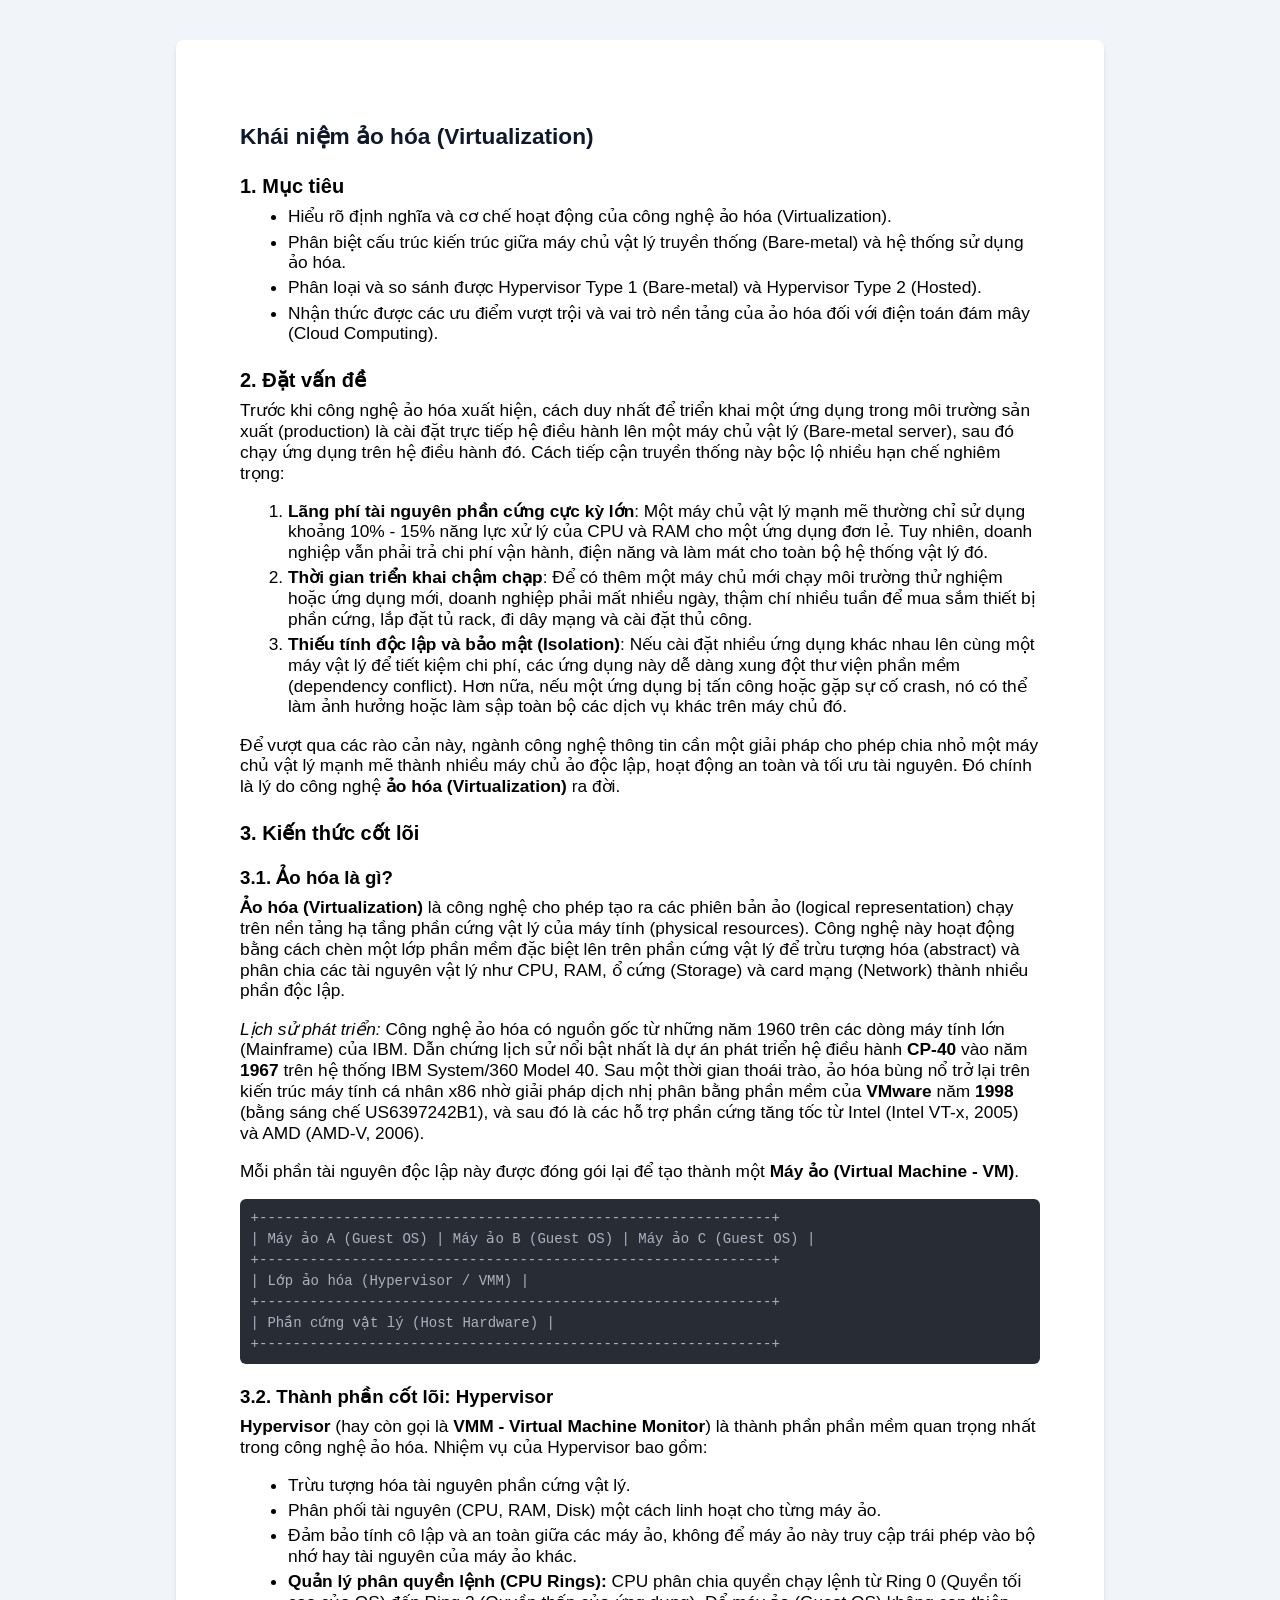
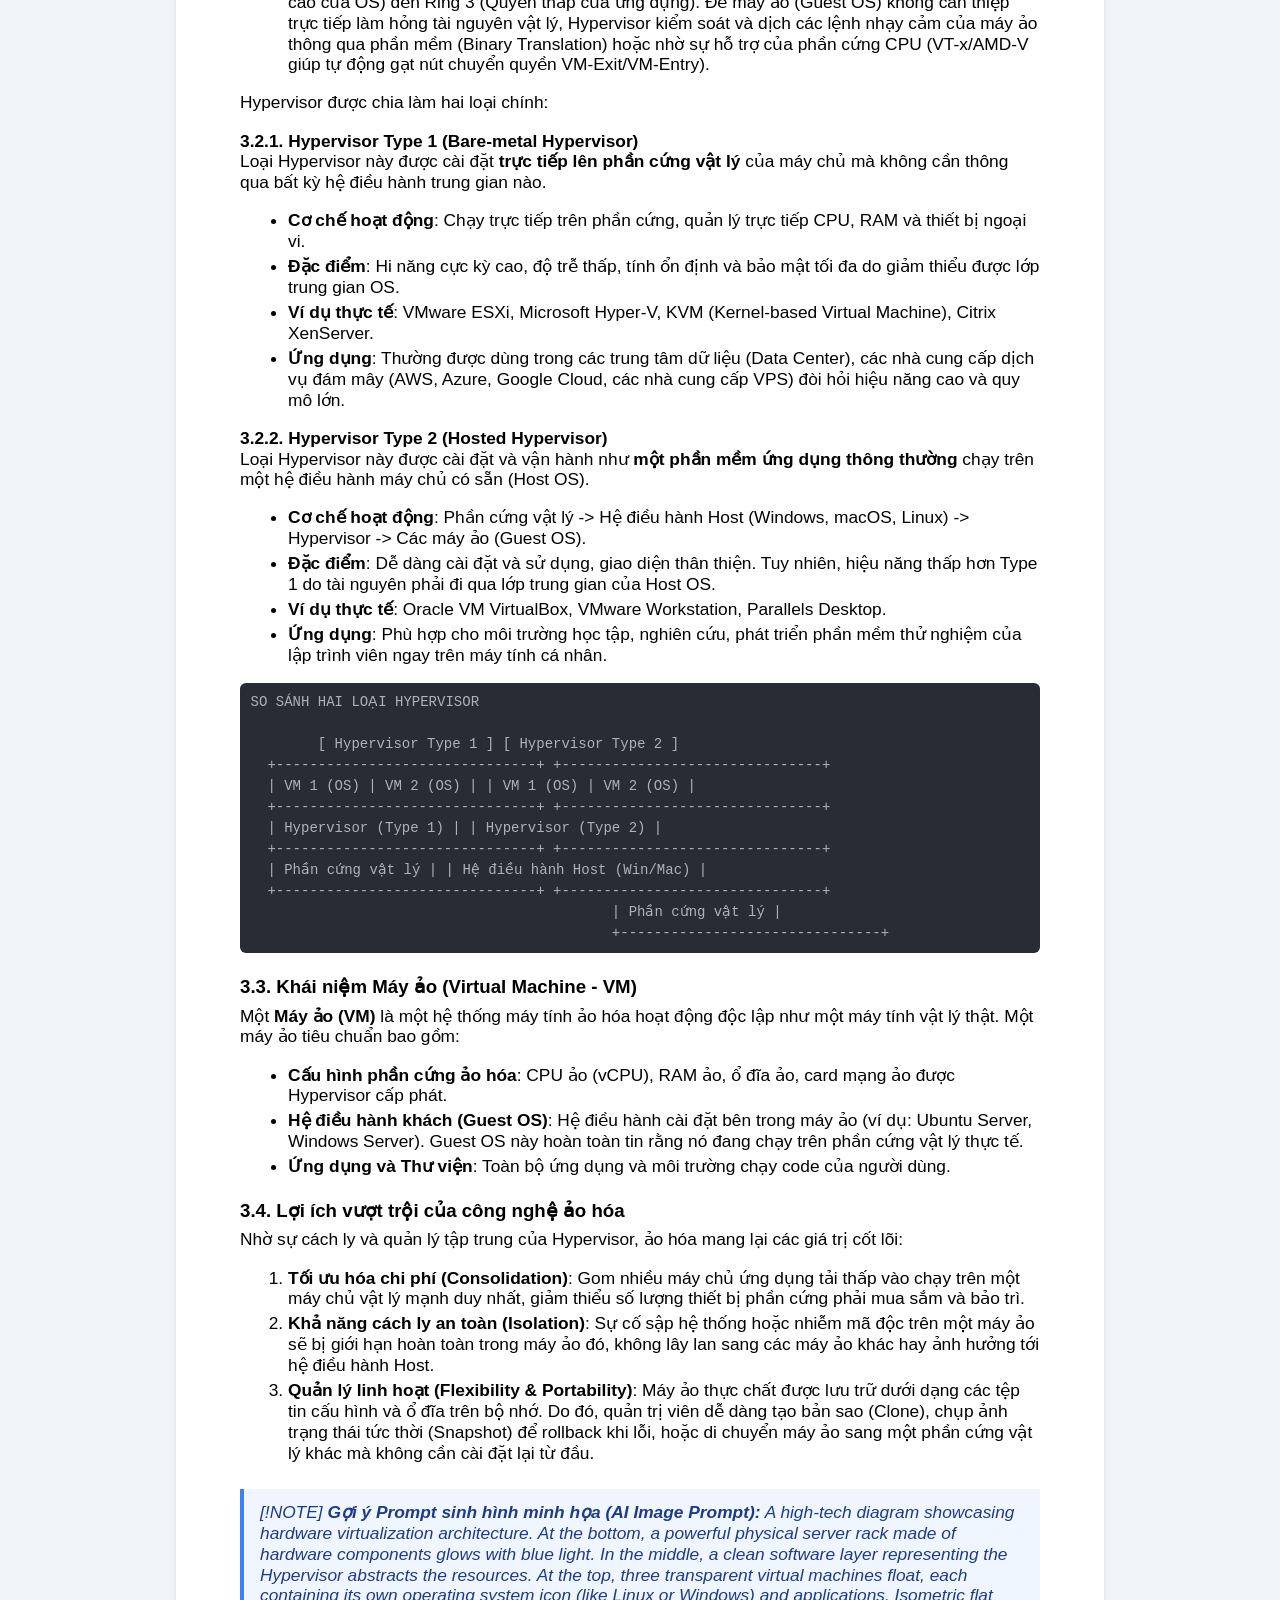
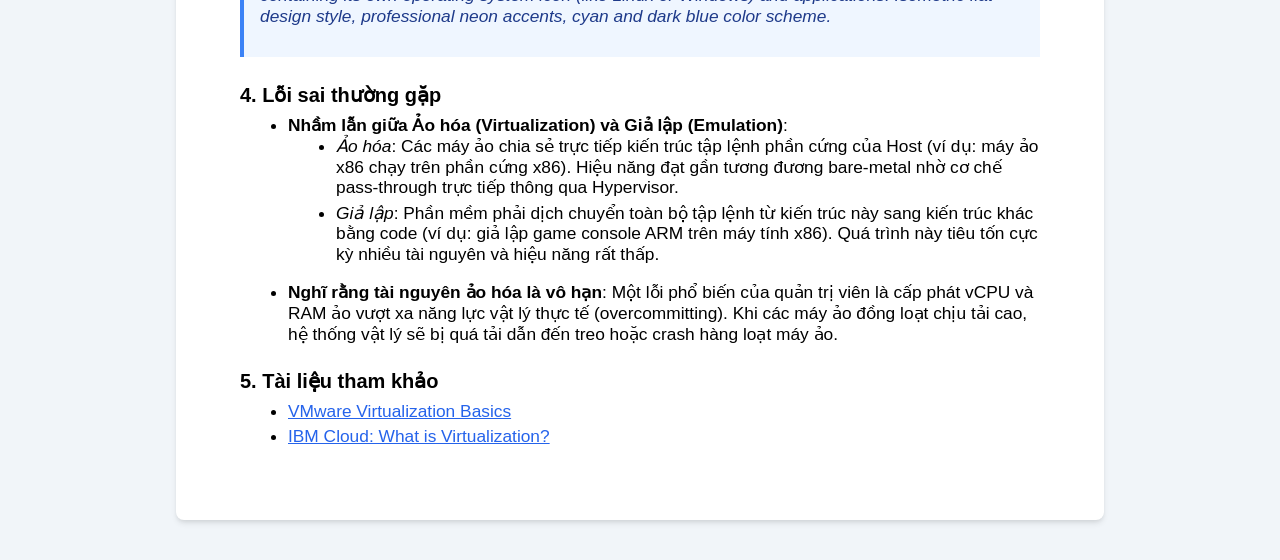
<file: workspace/sessions/ss2/html/session_02_lesson_01.html>
<!DOCTYPE html>
<html>

<head>
    <meta charset="utf-8">
    <title>Exported Document</title>
    <style>
        body {
            padding: 2rem;
            background-color: #f1f5f9;
            display: flex;
            justify-content: center;
            font-family: system-ui, -apple-system, sans-serif;
        }

        .container {
            background-color: #ffffff;
            max-width: 800px;
            width: 100%;
            padding: 3.5rem 4rem;
            box-shadow: 0 4px 6px -1px rgba(0, 0, 0, 0.1), 0 2px 4px -1px rgba(0, 0, 0, 0.06);
            border-radius: 8px;
        }
    </style>
</head>

<body>
    <div class="container">
        <h1
            style="font-family: Arial, sans-serif; font-size: 22.6667px; color: rgb(15, 23, 42); background-color: rgba(0, 0, 0, 0); font-weight: 700; font-style: normal; text-decoration-line: none; text-decoration: none; line-height: 27.2px; margin-top: 27.2px; margin-bottom: 9.06667px; margin-left: 0px; margin-right: 0px; padding-top: 0px; padding-bottom: 0px; padding-left: 0px; padding-right: 0px; border-left-width: 0px; border-left-style: none; border-left-color: rgb(15, 23, 42); border-top-width: 0px; border-top-style: none; border-top-color: rgb(15, 23, 42); border-right-width: 0px; border-right-style: none; border-right-color: rgb(15, 23, 42); border-bottom-width: 0px; border-bottom-style: none; border-bottom-color: rgb(15, 23, 42); border-radius: 0px; ">
            Khái niệm ảo hóa (Virtualization)</h1>
        <!-- section: objectives -->
        <h2
            style="font-family: Arial, sans-serif; font-size: 20px; color: rgb(0, 0, 0); background-color: rgba(0, 0, 0, 0); font-weight: 700; font-style: normal; text-decoration-line: none; text-decoration: none; line-height: 24px; margin-top: 24px; margin-bottom: 8px; margin-left: 0px; margin-right: 0px; padding-top: 0px; padding-bottom: 0px; padding-left: 0px; padding-right: 0px; border-left-width: 0px; border-left-style: none; border-left-color: rgb(0, 0, 0); border-top-width: 0px; border-top-style: none; border-top-color: rgb(0, 0, 0); border-right-width: 0px; border-right-style: none; border-right-color: rgb(0, 0, 0); border-bottom-width: 0px; border-bottom-style: none; border-bottom-color: rgb(0, 0, 0); border-radius: 0px; ">
            1. Mục tiêu</h2>
        <ul
            style="font-family: Arial, sans-serif; font-size: 17.3333px; color: rgb(0, 0, 0); background-color: rgba(0, 0, 0, 0); font-weight: 400; font-style: normal; text-decoration-line: none; text-decoration: none; line-height: 20.8px; margin-top: 0px; margin-bottom: 17.3333px; margin-left: 0px; margin-right: 0px; padding-top: 0px; padding-bottom: 0px; padding-left: 24px; padding-right: 0px; border-left-width: 0px; border-left-style: none; border-left-color: rgb(0, 0, 0); border-top-width: 0px; border-top-style: none; border-top-color: rgb(0, 0, 0); border-right-width: 0px; border-right-style: none; border-right-color: rgb(0, 0, 0); border-bottom-width: 0px; border-bottom-style: none; border-bottom-color: rgb(0, 0, 0); border-radius: 0px; list-style-type: disc; margin-left: 1.5rem; ">
            <li
                style="font-family: Arial, sans-serif; font-size: 17.3333px; color: rgb(0, 0, 0); background-color: rgba(0, 0, 0, 0); font-weight: 400; font-style: normal; text-decoration-line: none; text-decoration: none; line-height: 20.8px; margin-top: 0px; margin-bottom: 4.33333px; margin-left: 0px; margin-right: 0px; padding-top: 0px; padding-bottom: 0px; padding-left: 0px; padding-right: 0px; border-left-width: 0px; border-left-style: none; border-left-color: rgb(0, 0, 0); border-top-width: 0px; border-top-style: none; border-top-color: rgb(0, 0, 0); border-right-width: 0px; border-right-style: none; border-right-color: rgb(0, 0, 0); border-bottom-width: 0px; border-bottom-style: none; border-bottom-color: rgb(0, 0, 0); border-radius: 0px; display: list-item; ">
                Hiểu rõ định nghĩa và cơ chế hoạt động của công nghệ ảo hóa (Virtualization).</li>
            <li
                style="font-family: Arial, sans-serif; font-size: 17.3333px; color: rgb(0, 0, 0); background-color: rgba(0, 0, 0, 0); font-weight: 400; font-style: normal; text-decoration-line: none; text-decoration: none; line-height: 20.8px; margin-top: 0px; margin-bottom: 4.33333px; margin-left: 0px; margin-right: 0px; padding-top: 0px; padding-bottom: 0px; padding-left: 0px; padding-right: 0px; border-left-width: 0px; border-left-style: none; border-left-color: rgb(0, 0, 0); border-top-width: 0px; border-top-style: none; border-top-color: rgb(0, 0, 0); border-right-width: 0px; border-right-style: none; border-right-color: rgb(0, 0, 0); border-bottom-width: 0px; border-bottom-style: none; border-bottom-color: rgb(0, 0, 0); border-radius: 0px; display: list-item; ">
                Phân biệt cấu trúc kiến trúc giữa máy chủ vật lý truyền thống (Bare-metal) và hệ thống sử dụng ảo hóa.
            </li>
            <li
                style="font-family: Arial, sans-serif; font-size: 17.3333px; color: rgb(0, 0, 0); background-color: rgba(0, 0, 0, 0); font-weight: 400; font-style: normal; text-decoration-line: none; text-decoration: none; line-height: 20.8px; margin-top: 0px; margin-bottom: 4.33333px; margin-left: 0px; margin-right: 0px; padding-top: 0px; padding-bottom: 0px; padding-left: 0px; padding-right: 0px; border-left-width: 0px; border-left-style: none; border-left-color: rgb(0, 0, 0); border-top-width: 0px; border-top-style: none; border-top-color: rgb(0, 0, 0); border-right-width: 0px; border-right-style: none; border-right-color: rgb(0, 0, 0); border-bottom-width: 0px; border-bottom-style: none; border-bottom-color: rgb(0, 0, 0); border-radius: 0px; display: list-item; ">
                Phân loại và so sánh được Hypervisor Type 1 (Bare-metal) và Hypervisor Type 2 (Hosted).</li>
            <li
                style="font-family: Arial, sans-serif; font-size: 17.3333px; color: rgb(0, 0, 0); background-color: rgba(0, 0, 0, 0); font-weight: 400; font-style: normal; text-decoration-line: none; text-decoration: none; line-height: 20.8px; margin-top: 0px; margin-bottom: 4.33333px; margin-left: 0px; margin-right: 0px; padding-top: 0px; padding-bottom: 0px; padding-left: 0px; padding-right: 0px; border-left-width: 0px; border-left-style: none; border-left-color: rgb(0, 0, 0); border-top-width: 0px; border-top-style: none; border-top-color: rgb(0, 0, 0); border-right-width: 0px; border-right-style: none; border-right-color: rgb(0, 0, 0); border-bottom-width: 0px; border-bottom-style: none; border-bottom-color: rgb(0, 0, 0); border-radius: 0px; display: list-item; ">
                Nhận thức được các ưu điểm vượt trội và vai trò nền tảng của ảo hóa đối với điện toán đám mây (Cloud
                Computing).</li>
        </ul>
        <!-- section: problem -->
        <h2
            style="font-family: Arial, sans-serif; font-size: 20px; color: rgb(0, 0, 0); background-color: rgba(0, 0, 0, 0); font-weight: 700; font-style: normal; text-decoration-line: none; text-decoration: none; line-height: 24px; margin-top: 24px; margin-bottom: 8px; margin-left: 0px; margin-right: 0px; padding-top: 0px; padding-bottom: 0px; padding-left: 0px; padding-right: 0px; border-left-width: 0px; border-left-style: none; border-left-color: rgb(0, 0, 0); border-top-width: 0px; border-top-style: none; border-top-color: rgb(0, 0, 0); border-right-width: 0px; border-right-style: none; border-right-color: rgb(0, 0, 0); border-bottom-width: 0px; border-bottom-style: none; border-bottom-color: rgb(0, 0, 0); border-radius: 0px; ">
            2. Đặt vấn đề</h2>
        <p
            style="font-family: Arial, sans-serif; font-size: 17.3333px; color: rgb(0, 0, 0); background-color: rgba(0, 0, 0, 0); font-weight: 400; font-style: normal; text-decoration-line: none; text-decoration: none; line-height: 20.8px; margin-top: 0px; margin-bottom: 17.3333px; margin-left: 0px; margin-right: 0px; padding-top: 0px; padding-bottom: 0px; padding-left: 0px; padding-right: 0px; border-left-width: 0px; border-left-style: none; border-left-color: rgb(0, 0, 0); border-top-width: 0px; border-top-style: none; border-top-color: rgb(0, 0, 0); border-right-width: 0px; border-right-style: none; border-right-color: rgb(0, 0, 0); border-bottom-width: 0px; border-bottom-style: none; border-bottom-color: rgb(0, 0, 0); border-radius: 0px; ">
            Trước khi công nghệ ảo hóa xuất hiện, cách duy nhất để triển khai một ứng dụng trong môi trường sản xuất
            (production) là cài đặt trực tiếp hệ điều hành lên một máy chủ vật lý (Bare-metal server), sau đó chạy ứng
            dụng trên hệ điều hành đó. Cách tiếp cận truyền thống này bộc lộ nhiều hạn chế nghiêm trọng:</p>
        <ol
            style="font-family: Arial, sans-serif; font-size: 17.3333px; color: rgb(0, 0, 0); background-color: rgba(0, 0, 0, 0); font-weight: 400; font-style: normal; text-decoration-line: none; text-decoration: none; line-height: 20.8px; margin-top: 0px; margin-bottom: 17.3333px; margin-left: 0px; margin-right: 0px; padding-top: 0px; padding-bottom: 0px; padding-left: 24px; padding-right: 0px; border-left-width: 0px; border-left-style: none; border-left-color: rgb(0, 0, 0); border-top-width: 0px; border-top-style: none; border-top-color: rgb(0, 0, 0); border-right-width: 0px; border-right-style: none; border-right-color: rgb(0, 0, 0); border-bottom-width: 0px; border-bottom-style: none; border-bottom-color: rgb(0, 0, 0); border-radius: 0px; list-style-type: decimal; margin-left: 1.5rem; ">
            <li
                style="font-family: Arial, sans-serif; font-size: 17.3333px; color: rgb(0, 0, 0); background-color: rgba(0, 0, 0, 0); font-weight: 400; font-style: normal; text-decoration-line: none; text-decoration: none; line-height: 20.8px; margin-top: 0px; margin-bottom: 4.33333px; margin-left: 0px; margin-right: 0px; padding-top: 0px; padding-bottom: 0px; padding-left: 0px; padding-right: 0px; border-left-width: 0px; border-left-style: none; border-left-color: rgb(0, 0, 0); border-top-width: 0px; border-top-style: none; border-top-color: rgb(0, 0, 0); border-right-width: 0px; border-right-style: none; border-right-color: rgb(0, 0, 0); border-bottom-width: 0px; border-bottom-style: none; border-bottom-color: rgb(0, 0, 0); border-radius: 0px; display: list-item; ">
                <strong
                    style="font-family: Arial, sans-serif; font-size: 17.3333px; color: rgb(0, 0, 0); background-color: rgba(0, 0, 0, 0); font-weight: 700; font-style: normal; text-decoration-line: none; text-decoration: none; line-height: 20.8px; margin-top: 0px; margin-bottom: 0px; margin-left: 0px; margin-right: 0px; padding-top: 0px; padding-bottom: 0px; padding-left: 0px; padding-right: 0px; border-left-width: 0px; border-left-style: none; border-left-color: rgb(0, 0, 0); border-top-width: 0px; border-top-style: none; border-top-color: rgb(0, 0, 0); border-right-width: 0px; border-right-style: none; border-right-color: rgb(0, 0, 0); border-bottom-width: 0px; border-bottom-style: none; border-bottom-color: rgb(0, 0, 0); border-radius: 0px; ">Lãng
                    phí tài nguyên phần cứng cực kỳ lớn</strong>: Một máy chủ vật lý mạnh mẽ thường chỉ sử dụng khoảng
                10% - 15% năng lực xử lý của CPU và RAM cho một ứng dụng đơn lẻ. Tuy nhiên, doanh nghiệp vẫn phải trả
                chi phí vận hành, điện năng và làm mát cho toàn bộ hệ thống vật lý đó.
            </li>
            <li
                style="font-family: Arial, sans-serif; font-size: 17.3333px; color: rgb(0, 0, 0); background-color: rgba(0, 0, 0, 0); font-weight: 400; font-style: normal; text-decoration-line: none; text-decoration: none; line-height: 20.8px; margin-top: 0px; margin-bottom: 4.33333px; margin-left: 0px; margin-right: 0px; padding-top: 0px; padding-bottom: 0px; padding-left: 0px; padding-right: 0px; border-left-width: 0px; border-left-style: none; border-left-color: rgb(0, 0, 0); border-top-width: 0px; border-top-style: none; border-top-color: rgb(0, 0, 0); border-right-width: 0px; border-right-style: none; border-right-color: rgb(0, 0, 0); border-bottom-width: 0px; border-bottom-style: none; border-bottom-color: rgb(0, 0, 0); border-radius: 0px; display: list-item; ">
                <strong
                    style="font-family: Arial, sans-serif; font-size: 17.3333px; color: rgb(0, 0, 0); background-color: rgba(0, 0, 0, 0); font-weight: 700; font-style: normal; text-decoration-line: none; text-decoration: none; line-height: 20.8px; margin-top: 0px; margin-bottom: 0px; margin-left: 0px; margin-right: 0px; padding-top: 0px; padding-bottom: 0px; padding-left: 0px; padding-right: 0px; border-left-width: 0px; border-left-style: none; border-left-color: rgb(0, 0, 0); border-top-width: 0px; border-top-style: none; border-top-color: rgb(0, 0, 0); border-right-width: 0px; border-right-style: none; border-right-color: rgb(0, 0, 0); border-bottom-width: 0px; border-bottom-style: none; border-bottom-color: rgb(0, 0, 0); border-radius: 0px; ">Thời
                    gian triển khai chậm chạp</strong>: Để có thêm một máy chủ mới chạy môi trường thử nghiệm hoặc ứng
                dụng mới, doanh nghiệp phải mất nhiều ngày, thậm chí nhiều tuần để mua sắm thiết bị phần cứng, lắp đặt
                tủ rack, đi dây mạng và cài đặt thủ công.
            </li>
            <li
                style="font-family: Arial, sans-serif; font-size: 17.3333px; color: rgb(0, 0, 0); background-color: rgba(0, 0, 0, 0); font-weight: 400; font-style: normal; text-decoration-line: none; text-decoration: none; line-height: 20.8px; margin-top: 0px; margin-bottom: 4.33333px; margin-left: 0px; margin-right: 0px; padding-top: 0px; padding-bottom: 0px; padding-left: 0px; padding-right: 0px; border-left-width: 0px; border-left-style: none; border-left-color: rgb(0, 0, 0); border-top-width: 0px; border-top-style: none; border-top-color: rgb(0, 0, 0); border-right-width: 0px; border-right-style: none; border-right-color: rgb(0, 0, 0); border-bottom-width: 0px; border-bottom-style: none; border-bottom-color: rgb(0, 0, 0); border-radius: 0px; display: list-item; ">
                <strong
                    style="font-family: Arial, sans-serif; font-size: 17.3333px; color: rgb(0, 0, 0); background-color: rgba(0, 0, 0, 0); font-weight: 700; font-style: normal; text-decoration-line: none; text-decoration: none; line-height: 20.8px; margin-top: 0px; margin-bottom: 0px; margin-left: 0px; margin-right: 0px; padding-top: 0px; padding-bottom: 0px; padding-left: 0px; padding-right: 0px; border-left-width: 0px; border-left-style: none; border-left-color: rgb(0, 0, 0); border-top-width: 0px; border-top-style: none; border-top-color: rgb(0, 0, 0); border-right-width: 0px; border-right-style: none; border-right-color: rgb(0, 0, 0); border-bottom-width: 0px; border-bottom-style: none; border-bottom-color: rgb(0, 0, 0); border-radius: 0px; ">Thiếu
                    tính độc lập và bảo mật (Isolation)</strong>: Nếu cài đặt nhiều ứng dụng khác nhau lên cùng một máy
                vật lý để tiết kiệm chi phí, các ứng dụng này dễ dàng xung đột thư viện phần mềm (dependency conflict).
                Hơn nữa, nếu một ứng dụng bị tấn công hoặc gặp sự cố crash, nó có thể làm ảnh hưởng hoặc làm sập toàn bộ
                các dịch vụ khác trên máy chủ đó.
            </li>
        </ol>
        <p
            style="font-family: Arial, sans-serif; font-size: 17.3333px; color: rgb(0, 0, 0); background-color: rgba(0, 0, 0, 0); font-weight: 400; font-style: normal; text-decoration-line: none; text-decoration: none; line-height: 20.8px; margin-top: 0px; margin-bottom: 17.3333px; margin-left: 0px; margin-right: 0px; padding-top: 0px; padding-bottom: 0px; padding-left: 0px; padding-right: 0px; border-left-width: 0px; border-left-style: none; border-left-color: rgb(0, 0, 0); border-top-width: 0px; border-top-style: none; border-top-color: rgb(0, 0, 0); border-right-width: 0px; border-right-style: none; border-right-color: rgb(0, 0, 0); border-bottom-width: 0px; border-bottom-style: none; border-bottom-color: rgb(0, 0, 0); border-radius: 0px; ">
            Để vượt qua các rào cản này, ngành công nghệ thông tin cần một giải pháp cho phép chia nhỏ một máy chủ vật
            lý mạnh mẽ thành nhiều máy chủ ảo độc lập, hoạt động an toàn và tối ưu tài nguyên. Đó chính là lý do công
            nghệ <strong
                style="font-family: Arial, sans-serif; font-size: 17.3333px; color: rgb(0, 0, 0); background-color: rgba(0, 0, 0, 0); font-weight: 700; font-style: normal; text-decoration-line: none; text-decoration: none; line-height: 20.8px; margin-top: 0px; margin-bottom: 0px; margin-left: 0px; margin-right: 0px; padding-top: 0px; padding-bottom: 0px; padding-left: 0px; padding-right: 0px; border-left-width: 0px; border-left-style: none; border-left-color: rgb(0, 0, 0); border-top-width: 0px; border-top-style: none; border-top-color: rgb(0, 0, 0); border-right-width: 0px; border-right-style: none; border-right-color: rgb(0, 0, 0); border-bottom-width: 0px; border-bottom-style: none; border-bottom-color: rgb(0, 0, 0); border-radius: 0px; ">ảo
                hóa (Virtualization)</strong> ra đời.</p>
        <!-- section: core -->
        <h2
            style="font-family: Arial, sans-serif; font-size: 20px; color: rgb(0, 0, 0); background-color: rgba(0, 0, 0, 0); font-weight: 700; font-style: normal; text-decoration-line: none; text-decoration: none; line-height: 24px; margin-top: 24px; margin-bottom: 8px; margin-left: 0px; margin-right: 0px; padding-top: 0px; padding-bottom: 0px; padding-left: 0px; padding-right: 0px; border-left-width: 0px; border-left-style: none; border-left-color: rgb(0, 0, 0); border-top-width: 0px; border-top-style: none; border-top-color: rgb(0, 0, 0); border-right-width: 0px; border-right-style: none; border-right-color: rgb(0, 0, 0); border-bottom-width: 0px; border-bottom-style: none; border-bottom-color: rgb(0, 0, 0); border-radius: 0px; ">
            3. Kiến thức cốt lõi</h2>
        <h3
            style="font-family: Arial, sans-serif; font-size: 18.6667px; color: rgb(0, 0, 0); background-color: rgba(0, 0, 0, 0); font-weight: 700; font-style: normal; text-decoration-line: none; text-decoration: none; line-height: 22.4px; margin-top: 22.4px; margin-bottom: 7.46667px; margin-left: 0px; margin-right: 0px; padding-top: 0px; padding-bottom: 0px; padding-left: 0px; padding-right: 0px; border-left-width: 0px; border-left-style: none; border-left-color: rgb(0, 0, 0); border-top-width: 0px; border-top-style: none; border-top-color: rgb(0, 0, 0); border-right-width: 0px; border-right-style: none; border-right-color: rgb(0, 0, 0); border-bottom-width: 0px; border-bottom-style: none; border-bottom-color: rgb(0, 0, 0); border-radius: 0px; ">
            3.1. Ảo hóa là gì?</h3>
        <p
            style="font-family: Arial, sans-serif; font-size: 17.3333px; color: rgb(0, 0, 0); background-color: rgba(0, 0, 0, 0); font-weight: 400; font-style: normal; text-decoration-line: none; text-decoration: none; line-height: 20.8px; margin-top: 0px; margin-bottom: 17.3333px; margin-left: 0px; margin-right: 0px; padding-top: 0px; padding-bottom: 0px; padding-left: 0px; padding-right: 0px; border-left-width: 0px; border-left-style: none; border-left-color: rgb(0, 0, 0); border-top-width: 0px; border-top-style: none; border-top-color: rgb(0, 0, 0); border-right-width: 0px; border-right-style: none; border-right-color: rgb(0, 0, 0); border-bottom-width: 0px; border-bottom-style: none; border-bottom-color: rgb(0, 0, 0); border-radius: 0px; ">
            <strong
                style="font-family: Arial, sans-serif; font-size: 17.3333px; color: rgb(0, 0, 0); background-color: rgba(0, 0, 0, 0); font-weight: 700; font-style: normal; text-decoration-line: none; text-decoration: none; line-height: 20.8px; margin-top: 0px; margin-bottom: 0px; margin-left: 0px; margin-right: 0px; padding-top: 0px; padding-bottom: 0px; padding-left: 0px; padding-right: 0px; border-left-width: 0px; border-left-style: none; border-left-color: rgb(0, 0, 0); border-top-width: 0px; border-top-style: none; border-top-color: rgb(0, 0, 0); border-right-width: 0px; border-right-style: none; border-right-color: rgb(0, 0, 0); border-bottom-width: 0px; border-bottom-style: none; border-bottom-color: rgb(0, 0, 0); border-radius: 0px; ">Ảo
                hóa (Virtualization)</strong> là công nghệ cho phép tạo ra các phiên bản ảo (logical representation)
            chạy trên nền tảng hạ tầng phần cứng vật lý của máy tính (physical resources). Công nghệ này hoạt động bằng
            cách chèn một lớp phần mềm đặc biệt lên trên phần cứng vật lý để trừu tượng hóa (abstract) và phân chia các
            tài nguyên vật lý như CPU, RAM, ổ cứng (Storage) và card mạng (Network) thành nhiều phần độc lập.
        </p>
        <p
            style="font-family: Arial, sans-serif; font-size: 17.3333px; color: rgb(0, 0, 0); background-color: rgba(0, 0, 0, 0); font-weight: 400; font-style: normal; text-decoration-line: none; text-decoration: none; line-height: 20.8px; margin-top: 0px; margin-bottom: 17.3333px; margin-left: 0px; margin-right: 0px; padding-top: 0px; padding-bottom: 0px; padding-left: 0px; padding-right: 0px; border-left-width: 0px; border-left-style: none; border-left-color: rgb(0, 0, 0); border-top-width: 0px; border-top-style: none; border-top-color: rgb(0, 0, 0); border-right-width: 0px; border-right-style: none; border-right-color: rgb(0, 0, 0); border-bottom-width: 0px; border-bottom-style: none; border-bottom-color: rgb(0, 0, 0); border-radius: 0px; ">
            <em
                style="font-family: Arial, sans-serif; font-size: 17.3333px; color: rgb(0, 0, 0); background-color: rgba(0, 0, 0, 0); font-weight: 400; font-style: italic; text-decoration-line: none; text-decoration: none; line-height: 20.8px; margin-top: 0px; margin-bottom: 0px; margin-left: 0px; margin-right: 0px; padding-top: 0px; padding-bottom: 0px; padding-left: 0px; padding-right: 0px; border-left-width: 0px; border-left-style: none; border-left-color: rgb(0, 0, 0); border-top-width: 0px; border-top-style: none; border-top-color: rgb(0, 0, 0); border-right-width: 0px; border-right-style: none; border-right-color: rgb(0, 0, 0); border-bottom-width: 0px; border-bottom-style: none; border-bottom-color: rgb(0, 0, 0); border-radius: 0px; ">Lịch
                sử phát triển:</em>
            Công nghệ ảo hóa có nguồn gốc từ những năm 1960 trên các dòng máy tính lớn (Mainframe) của IBM. Dẫn chứng
            lịch sử nổi bật nhất là dự án phát triển hệ điều hành <strong
                style="font-family: Arial, sans-serif; font-size: 17.3333px; color: rgb(0, 0, 0); background-color: rgba(0, 0, 0, 0); font-weight: 700; font-style: normal; text-decoration-line: none; text-decoration: none; line-height: 20.8px; margin-top: 0px; margin-bottom: 0px; margin-left: 0px; margin-right: 0px; padding-top: 0px; padding-bottom: 0px; padding-left: 0px; padding-right: 0px; border-left-width: 0px; border-left-style: none; border-left-color: rgb(0, 0, 0); border-top-width: 0px; border-top-style: none; border-top-color: rgb(0, 0, 0); border-right-width: 0px; border-right-style: none; border-right-color: rgb(0, 0, 0); border-bottom-width: 0px; border-bottom-style: none; border-bottom-color: rgb(0, 0, 0); border-radius: 0px; ">CP-40</strong>
            vào năm <strong
                style="font-family: Arial, sans-serif; font-size: 17.3333px; color: rgb(0, 0, 0); background-color: rgba(0, 0, 0, 0); font-weight: 700; font-style: normal; text-decoration-line: none; text-decoration: none; line-height: 20.8px; margin-top: 0px; margin-bottom: 0px; margin-left: 0px; margin-right: 0px; padding-top: 0px; padding-bottom: 0px; padding-left: 0px; padding-right: 0px; border-left-width: 0px; border-left-style: none; border-left-color: rgb(0, 0, 0); border-top-width: 0px; border-top-style: none; border-top-color: rgb(0, 0, 0); border-right-width: 0px; border-right-style: none; border-right-color: rgb(0, 0, 0); border-bottom-width: 0px; border-bottom-style: none; border-bottom-color: rgb(0, 0, 0); border-radius: 0px; ">1967</strong>
            trên hệ thống IBM System/360 Model 40. Sau một thời gian thoái trào, ảo hóa bùng nổ trở lại trên kiến trúc
            máy tính cá nhân x86 nhờ giải pháp dịch nhị phân bằng phần mềm của <strong
                style="font-family: Arial, sans-serif; font-size: 17.3333px; color: rgb(0, 0, 0); background-color: rgba(0, 0, 0, 0); font-weight: 700; font-style: normal; text-decoration-line: none; text-decoration: none; line-height: 20.8px; margin-top: 0px; margin-bottom: 0px; margin-left: 0px; margin-right: 0px; padding-top: 0px; padding-bottom: 0px; padding-left: 0px; padding-right: 0px; border-left-width: 0px; border-left-style: none; border-left-color: rgb(0, 0, 0); border-top-width: 0px; border-top-style: none; border-top-color: rgb(0, 0, 0); border-right-width: 0px; border-right-style: none; border-right-color: rgb(0, 0, 0); border-bottom-width: 0px; border-bottom-style: none; border-bottom-color: rgb(0, 0, 0); border-radius: 0px; ">VMware</strong>
            năm <strong
                style="font-family: Arial, sans-serif; font-size: 17.3333px; color: rgb(0, 0, 0); background-color: rgba(0, 0, 0, 0); font-weight: 700; font-style: normal; text-decoration-line: none; text-decoration: none; line-height: 20.8px; margin-top: 0px; margin-bottom: 0px; margin-left: 0px; margin-right: 0px; padding-top: 0px; padding-bottom: 0px; padding-left: 0px; padding-right: 0px; border-left-width: 0px; border-left-style: none; border-left-color: rgb(0, 0, 0); border-top-width: 0px; border-top-style: none; border-top-color: rgb(0, 0, 0); border-right-width: 0px; border-right-style: none; border-right-color: rgb(0, 0, 0); border-bottom-width: 0px; border-bottom-style: none; border-bottom-color: rgb(0, 0, 0); border-radius: 0px; ">1998</strong>
            (bằng sáng chế US6397242B1), và sau đó là các hỗ trợ phần cứng tăng tốc từ Intel (Intel VT-x, 2005) và AMD
            (AMD-V, 2006).
        </p>
        <p
            style="font-family: Arial, sans-serif; font-size: 17.3333px; color: rgb(0, 0, 0); background-color: rgba(0, 0, 0, 0); font-weight: 400; font-style: normal; text-decoration-line: none; text-decoration: none; line-height: 20.8px; margin-top: 0px; margin-bottom: 17.3333px; margin-left: 0px; margin-right: 0px; padding-top: 0px; padding-bottom: 0px; padding-left: 0px; padding-right: 0px; border-left-width: 0px; border-left-style: none; border-left-color: rgb(0, 0, 0); border-top-width: 0px; border-top-style: none; border-top-color: rgb(0, 0, 0); border-right-width: 0px; border-right-style: none; border-right-color: rgb(0, 0, 0); border-bottom-width: 0px; border-bottom-style: none; border-bottom-color: rgb(0, 0, 0); border-radius: 0px; ">
            Mỗi phần tài nguyên độc lập này được đóng gói lại để tạo thành một <strong
                style="font-family: Arial, sans-serif; font-size: 17.3333px; color: rgb(0, 0, 0); background-color: rgba(0, 0, 0, 0); font-weight: 700; font-style: normal; text-decoration-line: none; text-decoration: none; line-height: 20.8px; margin-top: 0px; margin-bottom: 0px; margin-left: 0px; margin-right: 0px; padding-top: 0px; padding-bottom: 0px; padding-left: 0px; padding-right: 0px; border-left-width: 0px; border-left-style: none; border-left-color: rgb(0, 0, 0); border-top-width: 0px; border-top-style: none; border-top-color: rgb(0, 0, 0); border-right-width: 0px; border-right-style: none; border-right-color: rgb(0, 0, 0); border-bottom-width: 0px; border-bottom-style: none; border-bottom-color: rgb(0, 0, 0); border-radius: 0px; ">Máy
                ảo (Virtual Machine - VM)</strong>.</p>
        <table
            style="background-color: rgb(40, 44, 52); width: 100%; border-collapse: collapse; border: 1px solid #444c56; margin: 1em 0; border-radius: 6px; overflow: hidden;">
            <tr
                style="font-family: Arial, sans-serif; font-size: 17.3333px; color: rgb(0, 0, 0); background-color: rgba(0, 0, 0, 0); font-weight: 400; font-style: normal; text-decoration-line: none; text-decoration: none; line-height: 20.8px; margin-top: 0px; margin-bottom: 0px; margin-left: 0px; margin-right: 0px; padding-top: 0px; padding-bottom: 0px; padding-left: 0px; padding-right: 0px; border-left-width: 0px; border-left-style: none; border-left-color: rgb(68, 76, 86); border-top-width: 0px; border-top-style: none; border-top-color: rgb(68, 76, 86); border-right-width: 0px; border-right-style: none; border-right-color: rgb(68, 76, 86); border-bottom-width: 0px; border-bottom-style: none; border-bottom-color: rgb(68, 76, 86); border-radius: 0px; ">
                <td
                    style="font-family: Arial, sans-serif; font-size: 17.3333px; color: rgb(0, 0, 0); background-color: rgb(40, 44, 52); font-weight: 400; font-style: normal; text-decoration-line: none; text-decoration: none; line-height: 20.8px; margin-top: 0px; margin-bottom: 0px; margin-left: 0px; margin-right: 0px; padding-top: 8px; padding-bottom: 8px; padding-left: 9.6px; padding-right: 9.6px; border-left-width: 0px; border-left-style: none; border-left-color: rgb(0, 0, 0); border-top-width: 0px; border-top-style: none; border-top-color: rgb(0, 0, 0); border-right-width: 0px; border-right-style: none; border-right-color: rgb(0, 0, 0); border-bottom-width: 0px; border-bottom-style: none; border-bottom-color: rgb(0, 0, 0); border-radius: 0px; ">
                    <p
                        style="font-family: &quot;Courier New&quot;, monospace; font-size: 14px; color: rgb(171, 178, 191); background-color: rgba(0, 0, 0, 0); font-weight: 400; font-style: normal; text-decoration-line: none; text-decoration: none; line-height: 21px; margin-top: 0px; margin-bottom: 0px; margin-left: 0px; margin-right: 0px; padding-top: 0px; padding-bottom: 0px; padding-left: 0px; padding-right: 0px; border-left-width: 0px; border-left-style: none; border-left-color: rgb(171, 178, 191); border-top-width: 0px; border-top-style: none; border-top-color: rgb(171, 178, 191); border-right-width: 0px; border-right-style: none; border-right-color: rgb(171, 178, 191); border-bottom-width: 0px; border-bottom-style: none; border-bottom-color: rgb(171, 178, 191); border-radius: 0px; ">
                        <span
                            style="font-family: &quot;Courier New&quot;, monospace; font-size: 14px; color: rgb(171, 178, 191); background-color: rgba(0, 0, 0, 0); font-weight: 400; font-style: normal; text-decoration-line: none; text-decoration: none; line-height: 21px; margin-top: 0px; margin-bottom: 0px; margin-left: 0px; margin-right: 0px; padding-top: 0px; padding-bottom: 0px; padding-left: 0px; padding-right: 0px; border-left-width: 0px; border-left-style: none; border-left-color: rgb(171, 178, 191); border-top-width: 0px; border-top-style: none; border-top-color: rgb(171, 178, 191); border-right-width: 0px; border-right-style: none; border-right-color: rgb(171, 178, 191); border-bottom-width: 0px; border-bottom-style: none; border-bottom-color: rgb(171, 178, 191); border-radius: 0px; ">+-------------------------------------------------------------+<br
                                style="font-family: &quot;Courier New&quot;, monospace; font-size: 14px; color: rgb(171, 178, 191); background-color: rgba(0, 0, 0, 0); font-weight: 400; font-style: normal; text-decoration-line: none; text-decoration: none; line-height: 21px; margin-top: 0px; margin-bottom: 0px; margin-left: 0px; margin-right: 0px; padding-top: 0px; padding-bottom: 0px; padding-left: 0px; padding-right: 0px; border-left-width: 0px; border-left-style: none; border-left-color: rgb(171, 178, 191); border-top-width: 0px; border-top-style: none; border-top-color: rgb(171, 178, 191); border-right-width: 0px; border-right-style: none; border-right-color: rgb(171, 178, 191); border-bottom-width: 0px; border-bottom-style: none; border-bottom-color: rgb(171, 178, 191); border-radius: 0px; ">|
                            Máy ảo A (Guest OS) | Máy ảo B (Guest OS) | Máy ảo C (Guest OS) |<br
                                style="font-family: &quot;Courier New&quot;, monospace; font-size: 14px; color: rgb(171, 178, 191); background-color: rgba(0, 0, 0, 0); font-weight: 400; font-style: normal; text-decoration-line: none; text-decoration: none; line-height: 21px; margin-top: 0px; margin-bottom: 0px; margin-left: 0px; margin-right: 0px; padding-top: 0px; padding-bottom: 0px; padding-left: 0px; padding-right: 0px; border-left-width: 0px; border-left-style: none; border-left-color: rgb(171, 178, 191); border-top-width: 0px; border-top-style: none; border-top-color: rgb(171, 178, 191); border-right-width: 0px; border-right-style: none; border-right-color: rgb(171, 178, 191); border-bottom-width: 0px; border-bottom-style: none; border-bottom-color: rgb(171, 178, 191); border-radius: 0px; ">+-------------------------------------------------------------+<br
                                style="font-family: &quot;Courier New&quot;, monospace; font-size: 14px; color: rgb(171, 178, 191); background-color: rgba(0, 0, 0, 0); font-weight: 400; font-style: normal; text-decoration-line: none; text-decoration: none; line-height: 21px; margin-top: 0px; margin-bottom: 0px; margin-left: 0px; margin-right: 0px; padding-top: 0px; padding-bottom: 0px; padding-left: 0px; padding-right: 0px; border-left-width: 0px; border-left-style: none; border-left-color: rgb(171, 178, 191); border-top-width: 0px; border-top-style: none; border-top-color: rgb(171, 178, 191); border-right-width: 0px; border-right-style: none; border-right-color: rgb(171, 178, 191); border-bottom-width: 0px; border-bottom-style: none; border-bottom-color: rgb(171, 178, 191); border-radius: 0px; ">|
                            Lớp ảo hóa (Hypervisor / VMM) |<br
                                style="font-family: &quot;Courier New&quot;, monospace; font-size: 14px; color: rgb(171, 178, 191); background-color: rgba(0, 0, 0, 0); font-weight: 400; font-style: normal; text-decoration-line: none; text-decoration: none; line-height: 21px; margin-top: 0px; margin-bottom: 0px; margin-left: 0px; margin-right: 0px; padding-top: 0px; padding-bottom: 0px; padding-left: 0px; padding-right: 0px; border-left-width: 0px; border-left-style: none; border-left-color: rgb(171, 178, 191); border-top-width: 0px; border-top-style: none; border-top-color: rgb(171, 178, 191); border-right-width: 0px; border-right-style: none; border-right-color: rgb(171, 178, 191); border-bottom-width: 0px; border-bottom-style: none; border-bottom-color: rgb(171, 178, 191); border-radius: 0px; ">+-------------------------------------------------------------+<br
                                style="font-family: &quot;Courier New&quot;, monospace; font-size: 14px; color: rgb(171, 178, 191); background-color: rgba(0, 0, 0, 0); font-weight: 400; font-style: normal; text-decoration-line: none; text-decoration: none; line-height: 21px; margin-top: 0px; margin-bottom: 0px; margin-left: 0px; margin-right: 0px; padding-top: 0px; padding-bottom: 0px; padding-left: 0px; padding-right: 0px; border-left-width: 0px; border-left-style: none; border-left-color: rgb(171, 178, 191); border-top-width: 0px; border-top-style: none; border-top-color: rgb(171, 178, 191); border-right-width: 0px; border-right-style: none; border-right-color: rgb(171, 178, 191); border-bottom-width: 0px; border-bottom-style: none; border-bottom-color: rgb(171, 178, 191); border-radius: 0px; ">|
                            Phần cứng vật lý (Host Hardware) |<br
                                style="font-family: &quot;Courier New&quot;, monospace; font-size: 14px; color: rgb(171, 178, 191); background-color: rgba(0, 0, 0, 0); font-weight: 400; font-style: normal; text-decoration-line: none; text-decoration: none; line-height: 21px; margin-top: 0px; margin-bottom: 0px; margin-left: 0px; margin-right: 0px; padding-top: 0px; padding-bottom: 0px; padding-left: 0px; padding-right: 0px; border-left-width: 0px; border-left-style: none; border-left-color: rgb(171, 178, 191); border-top-width: 0px; border-top-style: none; border-top-color: rgb(171, 178, 191); border-right-width: 0px; border-right-style: none; border-right-color: rgb(171, 178, 191); border-bottom-width: 0px; border-bottom-style: none; border-bottom-color: rgb(171, 178, 191); border-radius: 0px; ">+-------------------------------------------------------------+<br
                                style="font-family: &quot;Courier New&quot;, monospace; font-size: 14px; color: rgb(171, 178, 191); background-color: rgba(0, 0, 0, 0); font-weight: 400; font-style: normal; text-decoration-line: none; text-decoration: none; line-height: 21px; margin-top: 0px; margin-bottom: 0px; margin-left: 0px; margin-right: 0px; padding-top: 0px; padding-bottom: 0px; padding-left: 0px; padding-right: 0px; border-left-width: 0px; border-left-style: none; border-left-color: rgb(171, 178, 191); border-top-width: 0px; border-top-style: none; border-top-color: rgb(171, 178, 191); border-right-width: 0px; border-right-style: none; border-right-color: rgb(171, 178, 191); border-bottom-width: 0px; border-bottom-style: none; border-bottom-color: rgb(171, 178, 191); border-radius: 0px; "></span>
                    </p>
                </td>
            </tr>
        </table>
        <h3
            style="font-family: Arial, sans-serif; font-size: 18.6667px; color: rgb(0, 0, 0); background-color: rgba(0, 0, 0, 0); font-weight: 700; font-style: normal; text-decoration-line: none; text-decoration: none; line-height: 22.4px; margin-top: 22.4px; margin-bottom: 7.46667px; margin-left: 0px; margin-right: 0px; padding-top: 0px; padding-bottom: 0px; padding-left: 0px; padding-right: 0px; border-left-width: 0px; border-left-style: none; border-left-color: rgb(0, 0, 0); border-top-width: 0px; border-top-style: none; border-top-color: rgb(0, 0, 0); border-right-width: 0px; border-right-style: none; border-right-color: rgb(0, 0, 0); border-bottom-width: 0px; border-bottom-style: none; border-bottom-color: rgb(0, 0, 0); border-radius: 0px; ">
            3.2. Thành phần cốt lõi: Hypervisor</h3>
        <p
            style="font-family: Arial, sans-serif; font-size: 17.3333px; color: rgb(0, 0, 0); background-color: rgba(0, 0, 0, 0); font-weight: 400; font-style: normal; text-decoration-line: none; text-decoration: none; line-height: 20.8px; margin-top: 0px; margin-bottom: 17.3333px; margin-left: 0px; margin-right: 0px; padding-top: 0px; padding-bottom: 0px; padding-left: 0px; padding-right: 0px; border-left-width: 0px; border-left-style: none; border-left-color: rgb(0, 0, 0); border-top-width: 0px; border-top-style: none; border-top-color: rgb(0, 0, 0); border-right-width: 0px; border-right-style: none; border-right-color: rgb(0, 0, 0); border-bottom-width: 0px; border-bottom-style: none; border-bottom-color: rgb(0, 0, 0); border-radius: 0px; ">
            <strong
                style="font-family: Arial, sans-serif; font-size: 17.3333px; color: rgb(0, 0, 0); background-color: rgba(0, 0, 0, 0); font-weight: 700; font-style: normal; text-decoration-line: none; text-decoration: none; line-height: 20.8px; margin-top: 0px; margin-bottom: 0px; margin-left: 0px; margin-right: 0px; padding-top: 0px; padding-bottom: 0px; padding-left: 0px; padding-right: 0px; border-left-width: 0px; border-left-style: none; border-left-color: rgb(0, 0, 0); border-top-width: 0px; border-top-style: none; border-top-color: rgb(0, 0, 0); border-right-width: 0px; border-right-style: none; border-right-color: rgb(0, 0, 0); border-bottom-width: 0px; border-bottom-style: none; border-bottom-color: rgb(0, 0, 0); border-radius: 0px; ">Hypervisor</strong>
            (hay còn gọi là <strong
                style="font-family: Arial, sans-serif; font-size: 17.3333px; color: rgb(0, 0, 0); background-color: rgba(0, 0, 0, 0); font-weight: 700; font-style: normal; text-decoration-line: none; text-decoration: none; line-height: 20.8px; margin-top: 0px; margin-bottom: 0px; margin-left: 0px; margin-right: 0px; padding-top: 0px; padding-bottom: 0px; padding-left: 0px; padding-right: 0px; border-left-width: 0px; border-left-style: none; border-left-color: rgb(0, 0, 0); border-top-width: 0px; border-top-style: none; border-top-color: rgb(0, 0, 0); border-right-width: 0px; border-right-style: none; border-right-color: rgb(0, 0, 0); border-bottom-width: 0px; border-bottom-style: none; border-bottom-color: rgb(0, 0, 0); border-radius: 0px; ">VMM
                - Virtual Machine Monitor</strong>) là thành phần phần mềm quan trọng nhất trong công nghệ ảo hóa. Nhiệm
            vụ của Hypervisor bao gồm:
        </p>
        <ul
            style="font-family: Arial, sans-serif; font-size: 17.3333px; color: rgb(0, 0, 0); background-color: rgba(0, 0, 0, 0); font-weight: 400; font-style: normal; text-decoration-line: none; text-decoration: none; line-height: 20.8px; margin-top: 0px; margin-bottom: 17.3333px; margin-left: 0px; margin-right: 0px; padding-top: 0px; padding-bottom: 0px; padding-left: 24px; padding-right: 0px; border-left-width: 0px; border-left-style: none; border-left-color: rgb(0, 0, 0); border-top-width: 0px; border-top-style: none; border-top-color: rgb(0, 0, 0); border-right-width: 0px; border-right-style: none; border-right-color: rgb(0, 0, 0); border-bottom-width: 0px; border-bottom-style: none; border-bottom-color: rgb(0, 0, 0); border-radius: 0px; list-style-type: disc; margin-left: 1.5rem; ">
            <li
                style="font-family: Arial, sans-serif; font-size: 17.3333px; color: rgb(0, 0, 0); background-color: rgba(0, 0, 0, 0); font-weight: 400; font-style: normal; text-decoration-line: none; text-decoration: none; line-height: 20.8px; margin-top: 0px; margin-bottom: 4.33333px; margin-left: 0px; margin-right: 0px; padding-top: 0px; padding-bottom: 0px; padding-left: 0px; padding-right: 0px; border-left-width: 0px; border-left-style: none; border-left-color: rgb(0, 0, 0); border-top-width: 0px; border-top-style: none; border-top-color: rgb(0, 0, 0); border-right-width: 0px; border-right-style: none; border-right-color: rgb(0, 0, 0); border-bottom-width: 0px; border-bottom-style: none; border-bottom-color: rgb(0, 0, 0); border-radius: 0px; display: list-item; ">
                Trừu tượng hóa tài nguyên phần cứng vật lý.</li>
            <li
                style="font-family: Arial, sans-serif; font-size: 17.3333px; color: rgb(0, 0, 0); background-color: rgba(0, 0, 0, 0); font-weight: 400; font-style: normal; text-decoration-line: none; text-decoration: none; line-height: 20.8px; margin-top: 0px; margin-bottom: 4.33333px; margin-left: 0px; margin-right: 0px; padding-top: 0px; padding-bottom: 0px; padding-left: 0px; padding-right: 0px; border-left-width: 0px; border-left-style: none; border-left-color: rgb(0, 0, 0); border-top-width: 0px; border-top-style: none; border-top-color: rgb(0, 0, 0); border-right-width: 0px; border-right-style: none; border-right-color: rgb(0, 0, 0); border-bottom-width: 0px; border-bottom-style: none; border-bottom-color: rgb(0, 0, 0); border-radius: 0px; display: list-item; ">
                Phân phối tài nguyên (CPU, RAM, Disk) một cách linh hoạt cho từng máy ảo.</li>
            <li
                style="font-family: Arial, sans-serif; font-size: 17.3333px; color: rgb(0, 0, 0); background-color: rgba(0, 0, 0, 0); font-weight: 400; font-style: normal; text-decoration-line: none; text-decoration: none; line-height: 20.8px; margin-top: 0px; margin-bottom: 4.33333px; margin-left: 0px; margin-right: 0px; padding-top: 0px; padding-bottom: 0px; padding-left: 0px; padding-right: 0px; border-left-width: 0px; border-left-style: none; border-left-color: rgb(0, 0, 0); border-top-width: 0px; border-top-style: none; border-top-color: rgb(0, 0, 0); border-right-width: 0px; border-right-style: none; border-right-color: rgb(0, 0, 0); border-bottom-width: 0px; border-bottom-style: none; border-bottom-color: rgb(0, 0, 0); border-radius: 0px; display: list-item; ">
                Đảm bảo tính cô lập và an toàn giữa các máy ảo, không để máy ảo này truy cập trái phép vào bộ nhớ hay
                tài nguyên của máy ảo khác.</li>
            <li
                style="font-family: Arial, sans-serif; font-size: 17.3333px; color: rgb(0, 0, 0); background-color: rgba(0, 0, 0, 0); font-weight: 400; font-style: normal; text-decoration-line: none; text-decoration: none; line-height: 20.8px; margin-top: 0px; margin-bottom: 4.33333px; margin-left: 0px; margin-right: 0px; padding-top: 0px; padding-bottom: 0px; padding-left: 0px; padding-right: 0px; border-left-width: 0px; border-left-style: none; border-left-color: rgb(0, 0, 0); border-top-width: 0px; border-top-style: none; border-top-color: rgb(0, 0, 0); border-right-width: 0px; border-right-style: none; border-right-color: rgb(0, 0, 0); border-bottom-width: 0px; border-bottom-style: none; border-bottom-color: rgb(0, 0, 0); border-radius: 0px; display: list-item; ">
                <strong
                    style="font-family: Arial, sans-serif; font-size: 17.3333px; color: rgb(0, 0, 0); background-color: rgba(0, 0, 0, 0); font-weight: 700; font-style: normal; text-decoration-line: none; text-decoration: none; line-height: 20.8px; margin-top: 0px; margin-bottom: 0px; margin-left: 0px; margin-right: 0px; padding-top: 0px; padding-bottom: 0px; padding-left: 0px; padding-right: 0px; border-left-width: 0px; border-left-style: none; border-left-color: rgb(0, 0, 0); border-top-width: 0px; border-top-style: none; border-top-color: rgb(0, 0, 0); border-right-width: 0px; border-right-style: none; border-right-color: rgb(0, 0, 0); border-bottom-width: 0px; border-bottom-style: none; border-bottom-color: rgb(0, 0, 0); border-radius: 0px; ">Quản
                    lý phân quyền lệnh (CPU Rings):</strong> CPU phân chia quyền chạy lệnh từ Ring 0 (Quyền tối cao của
                OS) đến Ring 3 (Quyền thấp của ứng dụng). Để máy ảo (Guest OS) không can thiệp trực tiếp làm hỏng tài
                nguyên vật lý, Hypervisor kiểm soát và dịch các lệnh nhạy cảm của máy ảo thông qua phần mềm (Binary
                Translation) hoặc nhờ sự hỗ trợ của phần cứng CPU (VT-x/AMD-V giúp tự động gạt nút chuyển quyền
                VM-Exit/VM-Entry).
            </li>
        </ul>
        <p
            style="font-family: Arial, sans-serif; font-size: 17.3333px; color: rgb(0, 0, 0); background-color: rgba(0, 0, 0, 0); font-weight: 400; font-style: normal; text-decoration-line: none; text-decoration: none; line-height: 20.8px; margin-top: 0px; margin-bottom: 17.3333px; margin-left: 0px; margin-right: 0px; padding-top: 0px; padding-bottom: 0px; padding-left: 0px; padding-right: 0px; border-left-width: 0px; border-left-style: none; border-left-color: rgb(0, 0, 0); border-top-width: 0px; border-top-style: none; border-top-color: rgb(0, 0, 0); border-right-width: 0px; border-right-style: none; border-right-color: rgb(0, 0, 0); border-bottom-width: 0px; border-bottom-style: none; border-bottom-color: rgb(0, 0, 0); border-radius: 0px; ">
            Hypervisor được chia làm hai loại chính:</p>
        <h4
            style="font-family: Arial, sans-serif; font-size: 17.3333px; color: rgb(0, 0, 0); background-color: rgba(0, 0, 0, 0); font-weight: 700; font-style: normal; text-decoration-line: none; text-decoration: none; line-height: 20.8px; margin-top: 0px; margin-bottom: 0px; margin-left: 0px; margin-right: 0px; padding-top: 0px; padding-bottom: 0px; padding-left: 0px; padding-right: 0px; border-left-width: 0px; border-left-style: none; border-left-color: rgb(0, 0, 0); border-top-width: 0px; border-top-style: none; border-top-color: rgb(0, 0, 0); border-right-width: 0px; border-right-style: none; border-right-color: rgb(0, 0, 0); border-bottom-width: 0px; border-bottom-style: none; border-bottom-color: rgb(0, 0, 0); border-radius: 0px; ">
            3.2.1. Hypervisor Type 1 (Bare-metal Hypervisor)</h4>
        <p
            style="font-family: Arial, sans-serif; font-size: 17.3333px; color: rgb(0, 0, 0); background-color: rgba(0, 0, 0, 0); font-weight: 400; font-style: normal; text-decoration-line: none; text-decoration: none; line-height: 20.8px; margin-top: 0px; margin-bottom: 17.3333px; margin-left: 0px; margin-right: 0px; padding-top: 0px; padding-bottom: 0px; padding-left: 0px; padding-right: 0px; border-left-width: 0px; border-left-style: none; border-left-color: rgb(0, 0, 0); border-top-width: 0px; border-top-style: none; border-top-color: rgb(0, 0, 0); border-right-width: 0px; border-right-style: none; border-right-color: rgb(0, 0, 0); border-bottom-width: 0px; border-bottom-style: none; border-bottom-color: rgb(0, 0, 0); border-radius: 0px; ">
            Loại Hypervisor này được cài đặt <strong
                style="font-family: Arial, sans-serif; font-size: 17.3333px; color: rgb(0, 0, 0); background-color: rgba(0, 0, 0, 0); font-weight: 700; font-style: normal; text-decoration-line: none; text-decoration: none; line-height: 20.8px; margin-top: 0px; margin-bottom: 0px; margin-left: 0px; margin-right: 0px; padding-top: 0px; padding-bottom: 0px; padding-left: 0px; padding-right: 0px; border-left-width: 0px; border-left-style: none; border-left-color: rgb(0, 0, 0); border-top-width: 0px; border-top-style: none; border-top-color: rgb(0, 0, 0); border-right-width: 0px; border-right-style: none; border-right-color: rgb(0, 0, 0); border-bottom-width: 0px; border-bottom-style: none; border-bottom-color: rgb(0, 0, 0); border-radius: 0px; ">trực
                tiếp lên phần cứng vật lý</strong> của máy chủ mà không cần thông qua bất kỳ hệ điều hành trung gian
            nào.</p>
        <ul
            style="font-family: Arial, sans-serif; font-size: 17.3333px; color: rgb(0, 0, 0); background-color: rgba(0, 0, 0, 0); font-weight: 400; font-style: normal; text-decoration-line: none; text-decoration: none; line-height: 20.8px; margin-top: 0px; margin-bottom: 17.3333px; margin-left: 0px; margin-right: 0px; padding-top: 0px; padding-bottom: 0px; padding-left: 24px; padding-right: 0px; border-left-width: 0px; border-left-style: none; border-left-color: rgb(0, 0, 0); border-top-width: 0px; border-top-style: none; border-top-color: rgb(0, 0, 0); border-right-width: 0px; border-right-style: none; border-right-color: rgb(0, 0, 0); border-bottom-width: 0px; border-bottom-style: none; border-bottom-color: rgb(0, 0, 0); border-radius: 0px; list-style-type: disc; margin-left: 1.5rem; ">
            <li
                style="font-family: Arial, sans-serif; font-size: 17.3333px; color: rgb(0, 0, 0); background-color: rgba(0, 0, 0, 0); font-weight: 400; font-style: normal; text-decoration-line: none; text-decoration: none; line-height: 20.8px; margin-top: 0px; margin-bottom: 4.33333px; margin-left: 0px; margin-right: 0px; padding-top: 0px; padding-bottom: 0px; padding-left: 0px; padding-right: 0px; border-left-width: 0px; border-left-style: none; border-left-color: rgb(0, 0, 0); border-top-width: 0px; border-top-style: none; border-top-color: rgb(0, 0, 0); border-right-width: 0px; border-right-style: none; border-right-color: rgb(0, 0, 0); border-bottom-width: 0px; border-bottom-style: none; border-bottom-color: rgb(0, 0, 0); border-radius: 0px; display: list-item; ">
                <strong
                    style="font-family: Arial, sans-serif; font-size: 17.3333px; color: rgb(0, 0, 0); background-color: rgba(0, 0, 0, 0); font-weight: 700; font-style: normal; text-decoration-line: none; text-decoration: none; line-height: 20.8px; margin-top: 0px; margin-bottom: 0px; margin-left: 0px; margin-right: 0px; padding-top: 0px; padding-bottom: 0px; padding-left: 0px; padding-right: 0px; border-left-width: 0px; border-left-style: none; border-left-color: rgb(0, 0, 0); border-top-width: 0px; border-top-style: none; border-top-color: rgb(0, 0, 0); border-right-width: 0px; border-right-style: none; border-right-color: rgb(0, 0, 0); border-bottom-width: 0px; border-bottom-style: none; border-bottom-color: rgb(0, 0, 0); border-radius: 0px; ">Cơ
                    chế hoạt động</strong>: Chạy trực tiếp trên phần cứng, quản lý trực tiếp CPU, RAM và thiết bị ngoại
                vi.
            </li>
            <li
                style="font-family: Arial, sans-serif; font-size: 17.3333px; color: rgb(0, 0, 0); background-color: rgba(0, 0, 0, 0); font-weight: 400; font-style: normal; text-decoration-line: none; text-decoration: none; line-height: 20.8px; margin-top: 0px; margin-bottom: 4.33333px; margin-left: 0px; margin-right: 0px; padding-top: 0px; padding-bottom: 0px; padding-left: 0px; padding-right: 0px; border-left-width: 0px; border-left-style: none; border-left-color: rgb(0, 0, 0); border-top-width: 0px; border-top-style: none; border-top-color: rgb(0, 0, 0); border-right-width: 0px; border-right-style: none; border-right-color: rgb(0, 0, 0); border-bottom-width: 0px; border-bottom-style: none; border-bottom-color: rgb(0, 0, 0); border-radius: 0px; display: list-item; ">
                <strong
                    style="font-family: Arial, sans-serif; font-size: 17.3333px; color: rgb(0, 0, 0); background-color: rgba(0, 0, 0, 0); font-weight: 700; font-style: normal; text-decoration-line: none; text-decoration: none; line-height: 20.8px; margin-top: 0px; margin-bottom: 0px; margin-left: 0px; margin-right: 0px; padding-top: 0px; padding-bottom: 0px; padding-left: 0px; padding-right: 0px; border-left-width: 0px; border-left-style: none; border-left-color: rgb(0, 0, 0); border-top-width: 0px; border-top-style: none; border-top-color: rgb(0, 0, 0); border-right-width: 0px; border-right-style: none; border-right-color: rgb(0, 0, 0); border-bottom-width: 0px; border-bottom-style: none; border-bottom-color: rgb(0, 0, 0); border-radius: 0px; ">Đặc
                    điểm</strong>: Hi năng cực kỳ cao, độ trễ thấp, tính ổn định và bảo mật tối đa do giảm thiểu được
                lớp trung gian OS.
            </li>
            <li
                style="font-family: Arial, sans-serif; font-size: 17.3333px; color: rgb(0, 0, 0); background-color: rgba(0, 0, 0, 0); font-weight: 400; font-style: normal; text-decoration-line: none; text-decoration: none; line-height: 20.8px; margin-top: 0px; margin-bottom: 4.33333px; margin-left: 0px; margin-right: 0px; padding-top: 0px; padding-bottom: 0px; padding-left: 0px; padding-right: 0px; border-left-width: 0px; border-left-style: none; border-left-color: rgb(0, 0, 0); border-top-width: 0px; border-top-style: none; border-top-color: rgb(0, 0, 0); border-right-width: 0px; border-right-style: none; border-right-color: rgb(0, 0, 0); border-bottom-width: 0px; border-bottom-style: none; border-bottom-color: rgb(0, 0, 0); border-radius: 0px; display: list-item; ">
                <strong
                    style="font-family: Arial, sans-serif; font-size: 17.3333px; color: rgb(0, 0, 0); background-color: rgba(0, 0, 0, 0); font-weight: 700; font-style: normal; text-decoration-line: none; text-decoration: none; line-height: 20.8px; margin-top: 0px; margin-bottom: 0px; margin-left: 0px; margin-right: 0px; padding-top: 0px; padding-bottom: 0px; padding-left: 0px; padding-right: 0px; border-left-width: 0px; border-left-style: none; border-left-color: rgb(0, 0, 0); border-top-width: 0px; border-top-style: none; border-top-color: rgb(0, 0, 0); border-right-width: 0px; border-right-style: none; border-right-color: rgb(0, 0, 0); border-bottom-width: 0px; border-bottom-style: none; border-bottom-color: rgb(0, 0, 0); border-radius: 0px; ">Ví
                    dụ thực tế</strong>: VMware ESXi, Microsoft Hyper-V, KVM (Kernel-based Virtual Machine), Citrix
                XenServer.
            </li>
            <li
                style="font-family: Arial, sans-serif; font-size: 17.3333px; color: rgb(0, 0, 0); background-color: rgba(0, 0, 0, 0); font-weight: 400; font-style: normal; text-decoration-line: none; text-decoration: none; line-height: 20.8px; margin-top: 0px; margin-bottom: 4.33333px; margin-left: 0px; margin-right: 0px; padding-top: 0px; padding-bottom: 0px; padding-left: 0px; padding-right: 0px; border-left-width: 0px; border-left-style: none; border-left-color: rgb(0, 0, 0); border-top-width: 0px; border-top-style: none; border-top-color: rgb(0, 0, 0); border-right-width: 0px; border-right-style: none; border-right-color: rgb(0, 0, 0); border-bottom-width: 0px; border-bottom-style: none; border-bottom-color: rgb(0, 0, 0); border-radius: 0px; display: list-item; ">
                <strong
                    style="font-family: Arial, sans-serif; font-size: 17.3333px; color: rgb(0, 0, 0); background-color: rgba(0, 0, 0, 0); font-weight: 700; font-style: normal; text-decoration-line: none; text-decoration: none; line-height: 20.8px; margin-top: 0px; margin-bottom: 0px; margin-left: 0px; margin-right: 0px; padding-top: 0px; padding-bottom: 0px; padding-left: 0px; padding-right: 0px; border-left-width: 0px; border-left-style: none; border-left-color: rgb(0, 0, 0); border-top-width: 0px; border-top-style: none; border-top-color: rgb(0, 0, 0); border-right-width: 0px; border-right-style: none; border-right-color: rgb(0, 0, 0); border-bottom-width: 0px; border-bottom-style: none; border-bottom-color: rgb(0, 0, 0); border-radius: 0px; ">Ứng
                    dụng</strong>: Thường được dùng trong các trung tâm dữ liệu (Data Center), các nhà cung cấp dịch vụ
                đám mây (AWS, Azure, Google Cloud, các nhà cung cấp VPS) đòi hỏi hiệu năng cao và quy mô lớn.
            </li>
        </ul>
        <h4
            style="font-family: Arial, sans-serif; font-size: 17.3333px; color: rgb(0, 0, 0); background-color: rgba(0, 0, 0, 0); font-weight: 700; font-style: normal; text-decoration-line: none; text-decoration: none; line-height: 20.8px; margin-top: 0px; margin-bottom: 0px; margin-left: 0px; margin-right: 0px; padding-top: 0px; padding-bottom: 0px; padding-left: 0px; padding-right: 0px; border-left-width: 0px; border-left-style: none; border-left-color: rgb(0, 0, 0); border-top-width: 0px; border-top-style: none; border-top-color: rgb(0, 0, 0); border-right-width: 0px; border-right-style: none; border-right-color: rgb(0, 0, 0); border-bottom-width: 0px; border-bottom-style: none; border-bottom-color: rgb(0, 0, 0); border-radius: 0px; ">
            3.2.2. Hypervisor Type 2 (Hosted Hypervisor)</h4>
        <p
            style="font-family: Arial, sans-serif; font-size: 17.3333px; color: rgb(0, 0, 0); background-color: rgba(0, 0, 0, 0); font-weight: 400; font-style: normal; text-decoration-line: none; text-decoration: none; line-height: 20.8px; margin-top: 0px; margin-bottom: 17.3333px; margin-left: 0px; margin-right: 0px; padding-top: 0px; padding-bottom: 0px; padding-left: 0px; padding-right: 0px; border-left-width: 0px; border-left-style: none; border-left-color: rgb(0, 0, 0); border-top-width: 0px; border-top-style: none; border-top-color: rgb(0, 0, 0); border-right-width: 0px; border-right-style: none; border-right-color: rgb(0, 0, 0); border-bottom-width: 0px; border-bottom-style: none; border-bottom-color: rgb(0, 0, 0); border-radius: 0px; ">
            Loại Hypervisor này được cài đặt và vận hành như <strong
                style="font-family: Arial, sans-serif; font-size: 17.3333px; color: rgb(0, 0, 0); background-color: rgba(0, 0, 0, 0); font-weight: 700; font-style: normal; text-decoration-line: none; text-decoration: none; line-height: 20.8px; margin-top: 0px; margin-bottom: 0px; margin-left: 0px; margin-right: 0px; padding-top: 0px; padding-bottom: 0px; padding-left: 0px; padding-right: 0px; border-left-width: 0px; border-left-style: none; border-left-color: rgb(0, 0, 0); border-top-width: 0px; border-top-style: none; border-top-color: rgb(0, 0, 0); border-right-width: 0px; border-right-style: none; border-right-color: rgb(0, 0, 0); border-bottom-width: 0px; border-bottom-style: none; border-bottom-color: rgb(0, 0, 0); border-radius: 0px; ">một
                phần mềm ứng dụng thông thường</strong> chạy trên một hệ điều hành máy chủ có sẵn (Host OS).</p>
        <ul
            style="font-family: Arial, sans-serif; font-size: 17.3333px; color: rgb(0, 0, 0); background-color: rgba(0, 0, 0, 0); font-weight: 400; font-style: normal; text-decoration-line: none; text-decoration: none; line-height: 20.8px; margin-top: 0px; margin-bottom: 17.3333px; margin-left: 0px; margin-right: 0px; padding-top: 0px; padding-bottom: 0px; padding-left: 24px; padding-right: 0px; border-left-width: 0px; border-left-style: none; border-left-color: rgb(0, 0, 0); border-top-width: 0px; border-top-style: none; border-top-color: rgb(0, 0, 0); border-right-width: 0px; border-right-style: none; border-right-color: rgb(0, 0, 0); border-bottom-width: 0px; border-bottom-style: none; border-bottom-color: rgb(0, 0, 0); border-radius: 0px; list-style-type: disc; margin-left: 1.5rem; ">
            <li
                style="font-family: Arial, sans-serif; font-size: 17.3333px; color: rgb(0, 0, 0); background-color: rgba(0, 0, 0, 0); font-weight: 400; font-style: normal; text-decoration-line: none; text-decoration: none; line-height: 20.8px; margin-top: 0px; margin-bottom: 4.33333px; margin-left: 0px; margin-right: 0px; padding-top: 0px; padding-bottom: 0px; padding-left: 0px; padding-right: 0px; border-left-width: 0px; border-left-style: none; border-left-color: rgb(0, 0, 0); border-top-width: 0px; border-top-style: none; border-top-color: rgb(0, 0, 0); border-right-width: 0px; border-right-style: none; border-right-color: rgb(0, 0, 0); border-bottom-width: 0px; border-bottom-style: none; border-bottom-color: rgb(0, 0, 0); border-radius: 0px; display: list-item; ">
                <strong
                    style="font-family: Arial, sans-serif; font-size: 17.3333px; color: rgb(0, 0, 0); background-color: rgba(0, 0, 0, 0); font-weight: 700; font-style: normal; text-decoration-line: none; text-decoration: none; line-height: 20.8px; margin-top: 0px; margin-bottom: 0px; margin-left: 0px; margin-right: 0px; padding-top: 0px; padding-bottom: 0px; padding-left: 0px; padding-right: 0px; border-left-width: 0px; border-left-style: none; border-left-color: rgb(0, 0, 0); border-top-width: 0px; border-top-style: none; border-top-color: rgb(0, 0, 0); border-right-width: 0px; border-right-style: none; border-right-color: rgb(0, 0, 0); border-bottom-width: 0px; border-bottom-style: none; border-bottom-color: rgb(0, 0, 0); border-radius: 0px; ">Cơ
                    chế hoạt động</strong>: Phần cứng vật lý -&gt; Hệ điều hành Host (Windows, macOS, Linux) -&gt;
                Hypervisor -&gt; Các máy ảo (Guest OS).
            </li>
            <li
                style="font-family: Arial, sans-serif; font-size: 17.3333px; color: rgb(0, 0, 0); background-color: rgba(0, 0, 0, 0); font-weight: 400; font-style: normal; text-decoration-line: none; text-decoration: none; line-height: 20.8px; margin-top: 0px; margin-bottom: 4.33333px; margin-left: 0px; margin-right: 0px; padding-top: 0px; padding-bottom: 0px; padding-left: 0px; padding-right: 0px; border-left-width: 0px; border-left-style: none; border-left-color: rgb(0, 0, 0); border-top-width: 0px; border-top-style: none; border-top-color: rgb(0, 0, 0); border-right-width: 0px; border-right-style: none; border-right-color: rgb(0, 0, 0); border-bottom-width: 0px; border-bottom-style: none; border-bottom-color: rgb(0, 0, 0); border-radius: 0px; display: list-item; ">
                <strong
                    style="font-family: Arial, sans-serif; font-size: 17.3333px; color: rgb(0, 0, 0); background-color: rgba(0, 0, 0, 0); font-weight: 700; font-style: normal; text-decoration-line: none; text-decoration: none; line-height: 20.8px; margin-top: 0px; margin-bottom: 0px; margin-left: 0px; margin-right: 0px; padding-top: 0px; padding-bottom: 0px; padding-left: 0px; padding-right: 0px; border-left-width: 0px; border-left-style: none; border-left-color: rgb(0, 0, 0); border-top-width: 0px; border-top-style: none; border-top-color: rgb(0, 0, 0); border-right-width: 0px; border-right-style: none; border-right-color: rgb(0, 0, 0); border-bottom-width: 0px; border-bottom-style: none; border-bottom-color: rgb(0, 0, 0); border-radius: 0px; ">Đặc
                    điểm</strong>: Dễ dàng cài đặt và sử dụng, giao diện thân thiện. Tuy nhiên, hiệu năng thấp hơn Type
                1 do tài nguyên phải đi qua lớp trung gian của Host OS.
            </li>
            <li
                style="font-family: Arial, sans-serif; font-size: 17.3333px; color: rgb(0, 0, 0); background-color: rgba(0, 0, 0, 0); font-weight: 400; font-style: normal; text-decoration-line: none; text-decoration: none; line-height: 20.8px; margin-top: 0px; margin-bottom: 4.33333px; margin-left: 0px; margin-right: 0px; padding-top: 0px; padding-bottom: 0px; padding-left: 0px; padding-right: 0px; border-left-width: 0px; border-left-style: none; border-left-color: rgb(0, 0, 0); border-top-width: 0px; border-top-style: none; border-top-color: rgb(0, 0, 0); border-right-width: 0px; border-right-style: none; border-right-color: rgb(0, 0, 0); border-bottom-width: 0px; border-bottom-style: none; border-bottom-color: rgb(0, 0, 0); border-radius: 0px; display: list-item; ">
                <strong
                    style="font-family: Arial, sans-serif; font-size: 17.3333px; color: rgb(0, 0, 0); background-color: rgba(0, 0, 0, 0); font-weight: 700; font-style: normal; text-decoration-line: none; text-decoration: none; line-height: 20.8px; margin-top: 0px; margin-bottom: 0px; margin-left: 0px; margin-right: 0px; padding-top: 0px; padding-bottom: 0px; padding-left: 0px; padding-right: 0px; border-left-width: 0px; border-left-style: none; border-left-color: rgb(0, 0, 0); border-top-width: 0px; border-top-style: none; border-top-color: rgb(0, 0, 0); border-right-width: 0px; border-right-style: none; border-right-color: rgb(0, 0, 0); border-bottom-width: 0px; border-bottom-style: none; border-bottom-color: rgb(0, 0, 0); border-radius: 0px; ">Ví
                    dụ thực tế</strong>: Oracle VM VirtualBox, VMware Workstation, Parallels Desktop.
            </li>
            <li
                style="font-family: Arial, sans-serif; font-size: 17.3333px; color: rgb(0, 0, 0); background-color: rgba(0, 0, 0, 0); font-weight: 400; font-style: normal; text-decoration-line: none; text-decoration: none; line-height: 20.8px; margin-top: 0px; margin-bottom: 4.33333px; margin-left: 0px; margin-right: 0px; padding-top: 0px; padding-bottom: 0px; padding-left: 0px; padding-right: 0px; border-left-width: 0px; border-left-style: none; border-left-color: rgb(0, 0, 0); border-top-width: 0px; border-top-style: none; border-top-color: rgb(0, 0, 0); border-right-width: 0px; border-right-style: none; border-right-color: rgb(0, 0, 0); border-bottom-width: 0px; border-bottom-style: none; border-bottom-color: rgb(0, 0, 0); border-radius: 0px; display: list-item; ">
                <strong
                    style="font-family: Arial, sans-serif; font-size: 17.3333px; color: rgb(0, 0, 0); background-color: rgba(0, 0, 0, 0); font-weight: 700; font-style: normal; text-decoration-line: none; text-decoration: none; line-height: 20.8px; margin-top: 0px; margin-bottom: 0px; margin-left: 0px; margin-right: 0px; padding-top: 0px; padding-bottom: 0px; padding-left: 0px; padding-right: 0px; border-left-width: 0px; border-left-style: none; border-left-color: rgb(0, 0, 0); border-top-width: 0px; border-top-style: none; border-top-color: rgb(0, 0, 0); border-right-width: 0px; border-right-style: none; border-right-color: rgb(0, 0, 0); border-bottom-width: 0px; border-bottom-style: none; border-bottom-color: rgb(0, 0, 0); border-radius: 0px; ">Ứng
                    dụng</strong>: Phù hợp cho môi trường học tập, nghiên cứu, phát triển phần mềm thử nghiệm của lập
                trình viên ngay trên máy tính cá nhân.
            </li>
        </ul>
        <table
            style="background-color: rgb(40, 44, 52); width: 100%; border-collapse: collapse; border: 1px solid #444c56; margin: 1em 0; border-radius: 6px; overflow: hidden;">
            <tr
                style="font-family: Arial, sans-serif; font-size: 17.3333px; color: rgb(0, 0, 0); background-color: rgba(0, 0, 0, 0); font-weight: 400; font-style: normal; text-decoration-line: none; text-decoration: none; line-height: 20.8px; margin-top: 0px; margin-bottom: 0px; margin-left: 0px; margin-right: 0px; padding-top: 0px; padding-bottom: 0px; padding-left: 0px; padding-right: 0px; border-left-width: 0px; border-left-style: none; border-left-color: rgb(68, 76, 86); border-top-width: 0px; border-top-style: none; border-top-color: rgb(68, 76, 86); border-right-width: 0px; border-right-style: none; border-right-color: rgb(68, 76, 86); border-bottom-width: 0px; border-bottom-style: none; border-bottom-color: rgb(68, 76, 86); border-radius: 0px; ">
                <td
                    style="font-family: Arial, sans-serif; font-size: 17.3333px; color: rgb(0, 0, 0); background-color: rgb(40, 44, 52); font-weight: 400; font-style: normal; text-decoration-line: none; text-decoration: none; line-height: 20.8px; margin-top: 0px; margin-bottom: 0px; margin-left: 0px; margin-right: 0px; padding-top: 8px; padding-bottom: 8px; padding-left: 9.6px; padding-right: 9.6px; border-left-width: 0px; border-left-style: none; border-left-color: rgb(0, 0, 0); border-top-width: 0px; border-top-style: none; border-top-color: rgb(0, 0, 0); border-right-width: 0px; border-right-style: none; border-right-color: rgb(0, 0, 0); border-bottom-width: 0px; border-bottom-style: none; border-bottom-color: rgb(0, 0, 0); border-radius: 0px; ">
                    <p
                        style="font-family: &quot;Courier New&quot;, monospace; font-size: 14px; color: rgb(171, 178, 191); background-color: rgba(0, 0, 0, 0); font-weight: 400; font-style: normal; text-decoration-line: none; text-decoration: none; line-height: 21px; margin-top: 0px; margin-bottom: 0px; margin-left: 0px; margin-right: 0px; padding-top: 0px; padding-bottom: 0px; padding-left: 0px; padding-right: 0px; border-left-width: 0px; border-left-style: none; border-left-color: rgb(171, 178, 191); border-top-width: 0px; border-top-style: none; border-top-color: rgb(171, 178, 191); border-right-width: 0px; border-right-style: none; border-right-color: rgb(171, 178, 191); border-bottom-width: 0px; border-bottom-style: none; border-bottom-color: rgb(171, 178, 191); border-radius: 0px; ">
                        <span
                            style="font-family: &quot;Courier New&quot;, monospace; font-size: 14px; color: rgb(171, 178, 191); background-color: rgba(0, 0, 0, 0); font-weight: 400; font-style: normal; text-decoration-line: none; text-decoration: none; line-height: 21px; margin-top: 0px; margin-bottom: 0px; margin-left: 0px; margin-right: 0px; padding-top: 0px; padding-bottom: 0px; padding-left: 0px; padding-right: 0px; border-left-width: 0px; border-left-style: none; border-left-color: rgb(171, 178, 191); border-top-width: 0px; border-top-style: none; border-top-color: rgb(171, 178, 191); border-right-width: 0px; border-right-style: none; border-right-color: rgb(171, 178, 191); border-bottom-width: 0px; border-bottom-style: none; border-bottom-color: rgb(171, 178, 191); border-radius: 0px; ">SO
                            SÁNH HAI LOẠI HYPERVISOR<br
                                style="font-family: &quot;Courier New&quot;, monospace; font-size: 14px; color: rgb(171, 178, 191); background-color: rgba(0, 0, 0, 0); font-weight: 400; font-style: normal; text-decoration-line: none; text-decoration: none; line-height: 21px; margin-top: 0px; margin-bottom: 0px; margin-left: 0px; margin-right: 0px; padding-top: 0px; padding-bottom: 0px; padding-left: 0px; padding-right: 0px; border-left-width: 0px; border-left-style: none; border-left-color: rgb(171, 178, 191); border-top-width: 0px; border-top-style: none; border-top-color: rgb(171, 178, 191); border-right-width: 0px; border-right-style: none; border-right-color: rgb(171, 178, 191); border-bottom-width: 0px; border-bottom-style: none; border-bottom-color: rgb(171, 178, 191); border-radius: 0px; ">&nbsp;<br
                                style="font-family: &quot;Courier New&quot;, monospace; font-size: 14px; color: rgb(171, 178, 191); background-color: rgba(0, 0, 0, 0); font-weight: 400; font-style: normal; text-decoration-line: none; text-decoration: none; line-height: 21px; margin-top: 0px; margin-bottom: 0px; margin-left: 0px; margin-right: 0px; padding-top: 0px; padding-bottom: 0px; padding-left: 0px; padding-right: 0px; border-left-width: 0px; border-left-style: none; border-left-color: rgb(171, 178, 191); border-top-width: 0px; border-top-style: none; border-top-color: rgb(171, 178, 191); border-right-width: 0px; border-right-style: none; border-right-color: rgb(171, 178, 191); border-bottom-width: 0px; border-bottom-style: none; border-bottom-color: rgb(171, 178, 191); border-radius: 0px; ">&nbsp;&nbsp;&nbsp;&nbsp;&nbsp;&nbsp;&nbsp;&nbsp;[
                            Hypervisor Type 1 ] [ Hypervisor Type 2 ]<br
                                style="font-family: &quot;Courier New&quot;, monospace; font-size: 14px; color: rgb(171, 178, 191); background-color: rgba(0, 0, 0, 0); font-weight: 400; font-style: normal; text-decoration-line: none; text-decoration: none; line-height: 21px; margin-top: 0px; margin-bottom: 0px; margin-left: 0px; margin-right: 0px; padding-top: 0px; padding-bottom: 0px; padding-left: 0px; padding-right: 0px; border-left-width: 0px; border-left-style: none; border-left-color: rgb(171, 178, 191); border-top-width: 0px; border-top-style: none; border-top-color: rgb(171, 178, 191); border-right-width: 0px; border-right-style: none; border-right-color: rgb(171, 178, 191); border-bottom-width: 0px; border-bottom-style: none; border-bottom-color: rgb(171, 178, 191); border-radius: 0px; ">&nbsp;&nbsp;+-------------------------------+
                            +-------------------------------+<br
                                style="font-family: &quot;Courier New&quot;, monospace; font-size: 14px; color: rgb(171, 178, 191); background-color: rgba(0, 0, 0, 0); font-weight: 400; font-style: normal; text-decoration-line: none; text-decoration: none; line-height: 21px; margin-top: 0px; margin-bottom: 0px; margin-left: 0px; margin-right: 0px; padding-top: 0px; padding-bottom: 0px; padding-left: 0px; padding-right: 0px; border-left-width: 0px; border-left-style: none; border-left-color: rgb(171, 178, 191); border-top-width: 0px; border-top-style: none; border-top-color: rgb(171, 178, 191); border-right-width: 0px; border-right-style: none; border-right-color: rgb(171, 178, 191); border-bottom-width: 0px; border-bottom-style: none; border-bottom-color: rgb(171, 178, 191); border-radius: 0px; ">&nbsp;&nbsp;|
                            VM 1 (OS) | VM 2 (OS) | | VM 1 (OS) | VM 2 (OS) |<br
                                style="font-family: &quot;Courier New&quot;, monospace; font-size: 14px; color: rgb(171, 178, 191); background-color: rgba(0, 0, 0, 0); font-weight: 400; font-style: normal; text-decoration-line: none; text-decoration: none; line-height: 21px; margin-top: 0px; margin-bottom: 0px; margin-left: 0px; margin-right: 0px; padding-top: 0px; padding-bottom: 0px; padding-left: 0px; padding-right: 0px; border-left-width: 0px; border-left-style: none; border-left-color: rgb(171, 178, 191); border-top-width: 0px; border-top-style: none; border-top-color: rgb(171, 178, 191); border-right-width: 0px; border-right-style: none; border-right-color: rgb(171, 178, 191); border-bottom-width: 0px; border-bottom-style: none; border-bottom-color: rgb(171, 178, 191); border-radius: 0px; ">&nbsp;&nbsp;+-------------------------------+
                            +-------------------------------+<br
                                style="font-family: &quot;Courier New&quot;, monospace; font-size: 14px; color: rgb(171, 178, 191); background-color: rgba(0, 0, 0, 0); font-weight: 400; font-style: normal; text-decoration-line: none; text-decoration: none; line-height: 21px; margin-top: 0px; margin-bottom: 0px; margin-left: 0px; margin-right: 0px; padding-top: 0px; padding-bottom: 0px; padding-left: 0px; padding-right: 0px; border-left-width: 0px; border-left-style: none; border-left-color: rgb(171, 178, 191); border-top-width: 0px; border-top-style: none; border-top-color: rgb(171, 178, 191); border-right-width: 0px; border-right-style: none; border-right-color: rgb(171, 178, 191); border-bottom-width: 0px; border-bottom-style: none; border-bottom-color: rgb(171, 178, 191); border-radius: 0px; ">&nbsp;&nbsp;|
                            Hypervisor (Type 1) | | Hypervisor (Type 2) |<br
                                style="font-family: &quot;Courier New&quot;, monospace; font-size: 14px; color: rgb(171, 178, 191); background-color: rgba(0, 0, 0, 0); font-weight: 400; font-style: normal; text-decoration-line: none; text-decoration: none; line-height: 21px; margin-top: 0px; margin-bottom: 0px; margin-left: 0px; margin-right: 0px; padding-top: 0px; padding-bottom: 0px; padding-left: 0px; padding-right: 0px; border-left-width: 0px; border-left-style: none; border-left-color: rgb(171, 178, 191); border-top-width: 0px; border-top-style: none; border-top-color: rgb(171, 178, 191); border-right-width: 0px; border-right-style: none; border-right-color: rgb(171, 178, 191); border-bottom-width: 0px; border-bottom-style: none; border-bottom-color: rgb(171, 178, 191); border-radius: 0px; ">&nbsp;&nbsp;+-------------------------------+
                            +-------------------------------+<br
                                style="font-family: &quot;Courier New&quot;, monospace; font-size: 14px; color: rgb(171, 178, 191); background-color: rgba(0, 0, 0, 0); font-weight: 400; font-style: normal; text-decoration-line: none; text-decoration: none; line-height: 21px; margin-top: 0px; margin-bottom: 0px; margin-left: 0px; margin-right: 0px; padding-top: 0px; padding-bottom: 0px; padding-left: 0px; padding-right: 0px; border-left-width: 0px; border-left-style: none; border-left-color: rgb(171, 178, 191); border-top-width: 0px; border-top-style: none; border-top-color: rgb(171, 178, 191); border-right-width: 0px; border-right-style: none; border-right-color: rgb(171, 178, 191); border-bottom-width: 0px; border-bottom-style: none; border-bottom-color: rgb(171, 178, 191); border-radius: 0px; ">&nbsp;&nbsp;|
                            Phần cứng vật lý | | Hệ điều hành Host (Win/Mac) |<br
                                style="font-family: &quot;Courier New&quot;, monospace; font-size: 14px; color: rgb(171, 178, 191); background-color: rgba(0, 0, 0, 0); font-weight: 400; font-style: normal; text-decoration-line: none; text-decoration: none; line-height: 21px; margin-top: 0px; margin-bottom: 0px; margin-left: 0px; margin-right: 0px; padding-top: 0px; padding-bottom: 0px; padding-left: 0px; padding-right: 0px; border-left-width: 0px; border-left-style: none; border-left-color: rgb(171, 178, 191); border-top-width: 0px; border-top-style: none; border-top-color: rgb(171, 178, 191); border-right-width: 0px; border-right-style: none; border-right-color: rgb(171, 178, 191); border-bottom-width: 0px; border-bottom-style: none; border-bottom-color: rgb(171, 178, 191); border-radius: 0px; ">&nbsp;&nbsp;+-------------------------------+
                            +-------------------------------+<br
                                style="font-family: &quot;Courier New&quot;, monospace; font-size: 14px; color: rgb(171, 178, 191); background-color: rgba(0, 0, 0, 0); font-weight: 400; font-style: normal; text-decoration-line: none; text-decoration: none; line-height: 21px; margin-top: 0px; margin-bottom: 0px; margin-left: 0px; margin-right: 0px; padding-top: 0px; padding-bottom: 0px; padding-left: 0px; padding-right: 0px; border-left-width: 0px; border-left-style: none; border-left-color: rgb(171, 178, 191); border-top-width: 0px; border-top-style: none; border-top-color: rgb(171, 178, 191); border-right-width: 0px; border-right-style: none; border-right-color: rgb(171, 178, 191); border-bottom-width: 0px; border-bottom-style: none; border-bottom-color: rgb(171, 178, 191); border-radius: 0px; ">&nbsp;&nbsp;&nbsp;&nbsp;&nbsp;&nbsp;&nbsp;&nbsp;&nbsp;&nbsp;&nbsp;&nbsp;&nbsp;&nbsp;&nbsp;&nbsp;&nbsp;&nbsp;&nbsp;&nbsp;&nbsp;&nbsp;&nbsp;&nbsp;&nbsp;&nbsp;&nbsp;&nbsp;&nbsp;&nbsp;&nbsp;&nbsp;&nbsp;&nbsp;&nbsp;&nbsp;&nbsp;&nbsp;&nbsp;&nbsp;&nbsp;&nbsp;&nbsp;|
                            Phần cứng vật lý |<br
                                style="font-family: &quot;Courier New&quot;, monospace; font-size: 14px; color: rgb(171, 178, 191); background-color: rgba(0, 0, 0, 0); font-weight: 400; font-style: normal; text-decoration-line: none; text-decoration: none; line-height: 21px; margin-top: 0px; margin-bottom: 0px; margin-left: 0px; margin-right: 0px; padding-top: 0px; padding-bottom: 0px; padding-left: 0px; padding-right: 0px; border-left-width: 0px; border-left-style: none; border-left-color: rgb(171, 178, 191); border-top-width: 0px; border-top-style: none; border-top-color: rgb(171, 178, 191); border-right-width: 0px; border-right-style: none; border-right-color: rgb(171, 178, 191); border-bottom-width: 0px; border-bottom-style: none; border-bottom-color: rgb(171, 178, 191); border-radius: 0px; ">&nbsp;&nbsp;&nbsp;&nbsp;&nbsp;&nbsp;&nbsp;&nbsp;&nbsp;&nbsp;&nbsp;&nbsp;&nbsp;&nbsp;&nbsp;&nbsp;&nbsp;&nbsp;&nbsp;&nbsp;&nbsp;&nbsp;&nbsp;&nbsp;&nbsp;&nbsp;&nbsp;&nbsp;&nbsp;&nbsp;&nbsp;&nbsp;&nbsp;&nbsp;&nbsp;&nbsp;&nbsp;&nbsp;&nbsp;&nbsp;&nbsp;&nbsp;&nbsp;+-------------------------------+<br
                                style="font-family: &quot;Courier New&quot;, monospace; font-size: 14px; color: rgb(171, 178, 191); background-color: rgba(0, 0, 0, 0); font-weight: 400; font-style: normal; text-decoration-line: none; text-decoration: none; line-height: 21px; margin-top: 0px; margin-bottom: 0px; margin-left: 0px; margin-right: 0px; padding-top: 0px; padding-bottom: 0px; padding-left: 0px; padding-right: 0px; border-left-width: 0px; border-left-style: none; border-left-color: rgb(171, 178, 191); border-top-width: 0px; border-top-style: none; border-top-color: rgb(171, 178, 191); border-right-width: 0px; border-right-style: none; border-right-color: rgb(171, 178, 191); border-bottom-width: 0px; border-bottom-style: none; border-bottom-color: rgb(171, 178, 191); border-radius: 0px; "></span>
                    </p>
                </td>
            </tr>
        </table>
        <h3
            style="font-family: Arial, sans-serif; font-size: 18.6667px; color: rgb(0, 0, 0); background-color: rgba(0, 0, 0, 0); font-weight: 700; font-style: normal; text-decoration-line: none; text-decoration: none; line-height: 22.4px; margin-top: 22.4px; margin-bottom: 7.46667px; margin-left: 0px; margin-right: 0px; padding-top: 0px; padding-bottom: 0px; padding-left: 0px; padding-right: 0px; border-left-width: 0px; border-left-style: none; border-left-color: rgb(0, 0, 0); border-top-width: 0px; border-top-style: none; border-top-color: rgb(0, 0, 0); border-right-width: 0px; border-right-style: none; border-right-color: rgb(0, 0, 0); border-bottom-width: 0px; border-bottom-style: none; border-bottom-color: rgb(0, 0, 0); border-radius: 0px; ">
            3.3. Khái niệm Máy ảo (Virtual Machine - VM)</h3>
        <p
            style="font-family: Arial, sans-serif; font-size: 17.3333px; color: rgb(0, 0, 0); background-color: rgba(0, 0, 0, 0); font-weight: 400; font-style: normal; text-decoration-line: none; text-decoration: none; line-height: 20.8px; margin-top: 0px; margin-bottom: 17.3333px; margin-left: 0px; margin-right: 0px; padding-top: 0px; padding-bottom: 0px; padding-left: 0px; padding-right: 0px; border-left-width: 0px; border-left-style: none; border-left-color: rgb(0, 0, 0); border-top-width: 0px; border-top-style: none; border-top-color: rgb(0, 0, 0); border-right-width: 0px; border-right-style: none; border-right-color: rgb(0, 0, 0); border-bottom-width: 0px; border-bottom-style: none; border-bottom-color: rgb(0, 0, 0); border-radius: 0px; ">
            Một <strong
                style="font-family: Arial, sans-serif; font-size: 17.3333px; color: rgb(0, 0, 0); background-color: rgba(0, 0, 0, 0); font-weight: 700; font-style: normal; text-decoration-line: none; text-decoration: none; line-height: 20.8px; margin-top: 0px; margin-bottom: 0px; margin-left: 0px; margin-right: 0px; padding-top: 0px; padding-bottom: 0px; padding-left: 0px; padding-right: 0px; border-left-width: 0px; border-left-style: none; border-left-color: rgb(0, 0, 0); border-top-width: 0px; border-top-style: none; border-top-color: rgb(0, 0, 0); border-right-width: 0px; border-right-style: none; border-right-color: rgb(0, 0, 0); border-bottom-width: 0px; border-bottom-style: none; border-bottom-color: rgb(0, 0, 0); border-radius: 0px; ">Máy
                ảo (VM)</strong> là một hệ thống máy tính ảo hóa hoạt động độc lập như một máy tính vật lý thật. Một máy
            ảo tiêu chuẩn bao gồm:</p>
        <ul
            style="font-family: Arial, sans-serif; font-size: 17.3333px; color: rgb(0, 0, 0); background-color: rgba(0, 0, 0, 0); font-weight: 400; font-style: normal; text-decoration-line: none; text-decoration: none; line-height: 20.8px; margin-top: 0px; margin-bottom: 17.3333px; margin-left: 0px; margin-right: 0px; padding-top: 0px; padding-bottom: 0px; padding-left: 24px; padding-right: 0px; border-left-width: 0px; border-left-style: none; border-left-color: rgb(0, 0, 0); border-top-width: 0px; border-top-style: none; border-top-color: rgb(0, 0, 0); border-right-width: 0px; border-right-style: none; border-right-color: rgb(0, 0, 0); border-bottom-width: 0px; border-bottom-style: none; border-bottom-color: rgb(0, 0, 0); border-radius: 0px; list-style-type: disc; margin-left: 1.5rem; ">
            <li
                style="font-family: Arial, sans-serif; font-size: 17.3333px; color: rgb(0, 0, 0); background-color: rgba(0, 0, 0, 0); font-weight: 400; font-style: normal; text-decoration-line: none; text-decoration: none; line-height: 20.8px; margin-top: 0px; margin-bottom: 4.33333px; margin-left: 0px; margin-right: 0px; padding-top: 0px; padding-bottom: 0px; padding-left: 0px; padding-right: 0px; border-left-width: 0px; border-left-style: none; border-left-color: rgb(0, 0, 0); border-top-width: 0px; border-top-style: none; border-top-color: rgb(0, 0, 0); border-right-width: 0px; border-right-style: none; border-right-color: rgb(0, 0, 0); border-bottom-width: 0px; border-bottom-style: none; border-bottom-color: rgb(0, 0, 0); border-radius: 0px; display: list-item; ">
                <strong
                    style="font-family: Arial, sans-serif; font-size: 17.3333px; color: rgb(0, 0, 0); background-color: rgba(0, 0, 0, 0); font-weight: 700; font-style: normal; text-decoration-line: none; text-decoration: none; line-height: 20.8px; margin-top: 0px; margin-bottom: 0px; margin-left: 0px; margin-right: 0px; padding-top: 0px; padding-bottom: 0px; padding-left: 0px; padding-right: 0px; border-left-width: 0px; border-left-style: none; border-left-color: rgb(0, 0, 0); border-top-width: 0px; border-top-style: none; border-top-color: rgb(0, 0, 0); border-right-width: 0px; border-right-style: none; border-right-color: rgb(0, 0, 0); border-bottom-width: 0px; border-bottom-style: none; border-bottom-color: rgb(0, 0, 0); border-radius: 0px; ">Cấu
                    hình phần cứng ảo hóa</strong>: CPU ảo (vCPU), RAM ảo, ổ đĩa ảo, card mạng ảo được Hypervisor cấp
                phát.
            </li>
            <li
                style="font-family: Arial, sans-serif; font-size: 17.3333px; color: rgb(0, 0, 0); background-color: rgba(0, 0, 0, 0); font-weight: 400; font-style: normal; text-decoration-line: none; text-decoration: none; line-height: 20.8px; margin-top: 0px; margin-bottom: 4.33333px; margin-left: 0px; margin-right: 0px; padding-top: 0px; padding-bottom: 0px; padding-left: 0px; padding-right: 0px; border-left-width: 0px; border-left-style: none; border-left-color: rgb(0, 0, 0); border-top-width: 0px; border-top-style: none; border-top-color: rgb(0, 0, 0); border-right-width: 0px; border-right-style: none; border-right-color: rgb(0, 0, 0); border-bottom-width: 0px; border-bottom-style: none; border-bottom-color: rgb(0, 0, 0); border-radius: 0px; display: list-item; ">
                <strong
                    style="font-family: Arial, sans-serif; font-size: 17.3333px; color: rgb(0, 0, 0); background-color: rgba(0, 0, 0, 0); font-weight: 700; font-style: normal; text-decoration-line: none; text-decoration: none; line-height: 20.8px; margin-top: 0px; margin-bottom: 0px; margin-left: 0px; margin-right: 0px; padding-top: 0px; padding-bottom: 0px; padding-left: 0px; padding-right: 0px; border-left-width: 0px; border-left-style: none; border-left-color: rgb(0, 0, 0); border-top-width: 0px; border-top-style: none; border-top-color: rgb(0, 0, 0); border-right-width: 0px; border-right-style: none; border-right-color: rgb(0, 0, 0); border-bottom-width: 0px; border-bottom-style: none; border-bottom-color: rgb(0, 0, 0); border-radius: 0px; ">Hệ
                    điều hành khách (Guest OS)</strong>: Hệ điều hành cài đặt bên trong máy ảo (ví dụ: Ubuntu Server,
                Windows Server). Guest OS này hoàn toàn tin rằng nó đang chạy trên phần cứng vật lý thực tế.
            </li>
            <li
                style="font-family: Arial, sans-serif; font-size: 17.3333px; color: rgb(0, 0, 0); background-color: rgba(0, 0, 0, 0); font-weight: 400; font-style: normal; text-decoration-line: none; text-decoration: none; line-height: 20.8px; margin-top: 0px; margin-bottom: 4.33333px; margin-left: 0px; margin-right: 0px; padding-top: 0px; padding-bottom: 0px; padding-left: 0px; padding-right: 0px; border-left-width: 0px; border-left-style: none; border-left-color: rgb(0, 0, 0); border-top-width: 0px; border-top-style: none; border-top-color: rgb(0, 0, 0); border-right-width: 0px; border-right-style: none; border-right-color: rgb(0, 0, 0); border-bottom-width: 0px; border-bottom-style: none; border-bottom-color: rgb(0, 0, 0); border-radius: 0px; display: list-item; ">
                <strong
                    style="font-family: Arial, sans-serif; font-size: 17.3333px; color: rgb(0, 0, 0); background-color: rgba(0, 0, 0, 0); font-weight: 700; font-style: normal; text-decoration-line: none; text-decoration: none; line-height: 20.8px; margin-top: 0px; margin-bottom: 0px; margin-left: 0px; margin-right: 0px; padding-top: 0px; padding-bottom: 0px; padding-left: 0px; padding-right: 0px; border-left-width: 0px; border-left-style: none; border-left-color: rgb(0, 0, 0); border-top-width: 0px; border-top-style: none; border-top-color: rgb(0, 0, 0); border-right-width: 0px; border-right-style: none; border-right-color: rgb(0, 0, 0); border-bottom-width: 0px; border-bottom-style: none; border-bottom-color: rgb(0, 0, 0); border-radius: 0px; ">Ứng
                    dụng và Thư viện</strong>: Toàn bộ ứng dụng và môi trường chạy code của người dùng.
            </li>
        </ul>
        <h3
            style="font-family: Arial, sans-serif; font-size: 18.6667px; color: rgb(0, 0, 0); background-color: rgba(0, 0, 0, 0); font-weight: 700; font-style: normal; text-decoration-line: none; text-decoration: none; line-height: 22.4px; margin-top: 22.4px; margin-bottom: 7.46667px; margin-left: 0px; margin-right: 0px; padding-top: 0px; padding-bottom: 0px; padding-left: 0px; padding-right: 0px; border-left-width: 0px; border-left-style: none; border-left-color: rgb(0, 0, 0); border-top-width: 0px; border-top-style: none; border-top-color: rgb(0, 0, 0); border-right-width: 0px; border-right-style: none; border-right-color: rgb(0, 0, 0); border-bottom-width: 0px; border-bottom-style: none; border-bottom-color: rgb(0, 0, 0); border-radius: 0px; ">
            3.4. Lợi ích vượt trội của công nghệ ảo hóa</h3>
        <p
            style="font-family: Arial, sans-serif; font-size: 17.3333px; color: rgb(0, 0, 0); background-color: rgba(0, 0, 0, 0); font-weight: 400; font-style: normal; text-decoration-line: none; text-decoration: none; line-height: 20.8px; margin-top: 0px; margin-bottom: 17.3333px; margin-left: 0px; margin-right: 0px; padding-top: 0px; padding-bottom: 0px; padding-left: 0px; padding-right: 0px; border-left-width: 0px; border-left-style: none; border-left-color: rgb(0, 0, 0); border-top-width: 0px; border-top-style: none; border-top-color: rgb(0, 0, 0); border-right-width: 0px; border-right-style: none; border-right-color: rgb(0, 0, 0); border-bottom-width: 0px; border-bottom-style: none; border-bottom-color: rgb(0, 0, 0); border-radius: 0px; ">
            Nhờ sự cách ly và quản lý tập trung của Hypervisor, ảo hóa mang lại các giá trị cốt lõi:</p>
        <ol
            style="font-family: Arial, sans-serif; font-size: 17.3333px; color: rgb(0, 0, 0); background-color: rgba(0, 0, 0, 0); font-weight: 400; font-style: normal; text-decoration-line: none; text-decoration: none; line-height: 20.8px; margin-top: 0px; margin-bottom: 17.3333px; margin-left: 0px; margin-right: 0px; padding-top: 0px; padding-bottom: 0px; padding-left: 24px; padding-right: 0px; border-left-width: 0px; border-left-style: none; border-left-color: rgb(0, 0, 0); border-top-width: 0px; border-top-style: none; border-top-color: rgb(0, 0, 0); border-right-width: 0px; border-right-style: none; border-right-color: rgb(0, 0, 0); border-bottom-width: 0px; border-bottom-style: none; border-bottom-color: rgb(0, 0, 0); border-radius: 0px; list-style-type: decimal; margin-left: 1.5rem; ">
            <li
                style="font-family: Arial, sans-serif; font-size: 17.3333px; color: rgb(0, 0, 0); background-color: rgba(0, 0, 0, 0); font-weight: 400; font-style: normal; text-decoration-line: none; text-decoration: none; line-height: 20.8px; margin-top: 0px; margin-bottom: 4.33333px; margin-left: 0px; margin-right: 0px; padding-top: 0px; padding-bottom: 0px; padding-left: 0px; padding-right: 0px; border-left-width: 0px; border-left-style: none; border-left-color: rgb(0, 0, 0); border-top-width: 0px; border-top-style: none; border-top-color: rgb(0, 0, 0); border-right-width: 0px; border-right-style: none; border-right-color: rgb(0, 0, 0); border-bottom-width: 0px; border-bottom-style: none; border-bottom-color: rgb(0, 0, 0); border-radius: 0px; display: list-item; ">
                <strong
                    style="font-family: Arial, sans-serif; font-size: 17.3333px; color: rgb(0, 0, 0); background-color: rgba(0, 0, 0, 0); font-weight: 700; font-style: normal; text-decoration-line: none; text-decoration: none; line-height: 20.8px; margin-top: 0px; margin-bottom: 0px; margin-left: 0px; margin-right: 0px; padding-top: 0px; padding-bottom: 0px; padding-left: 0px; padding-right: 0px; border-left-width: 0px; border-left-style: none; border-left-color: rgb(0, 0, 0); border-top-width: 0px; border-top-style: none; border-top-color: rgb(0, 0, 0); border-right-width: 0px; border-right-style: none; border-right-color: rgb(0, 0, 0); border-bottom-width: 0px; border-bottom-style: none; border-bottom-color: rgb(0, 0, 0); border-radius: 0px; ">Tối
                    ưu hóa chi phí (Consolidation)</strong>: Gom nhiều máy chủ ứng dụng tải thấp vào chạy trên một máy
                chủ vật lý mạnh duy nhất, giảm thiểu số lượng thiết bị phần cứng phải mua sắm và bảo trì.
            </li>
            <li
                style="font-family: Arial, sans-serif; font-size: 17.3333px; color: rgb(0, 0, 0); background-color: rgba(0, 0, 0, 0); font-weight: 400; font-style: normal; text-decoration-line: none; text-decoration: none; line-height: 20.8px; margin-top: 0px; margin-bottom: 4.33333px; margin-left: 0px; margin-right: 0px; padding-top: 0px; padding-bottom: 0px; padding-left: 0px; padding-right: 0px; border-left-width: 0px; border-left-style: none; border-left-color: rgb(0, 0, 0); border-top-width: 0px; border-top-style: none; border-top-color: rgb(0, 0, 0); border-right-width: 0px; border-right-style: none; border-right-color: rgb(0, 0, 0); border-bottom-width: 0px; border-bottom-style: none; border-bottom-color: rgb(0, 0, 0); border-radius: 0px; display: list-item; ">
                <strong
                    style="font-family: Arial, sans-serif; font-size: 17.3333px; color: rgb(0, 0, 0); background-color: rgba(0, 0, 0, 0); font-weight: 700; font-style: normal; text-decoration-line: none; text-decoration: none; line-height: 20.8px; margin-top: 0px; margin-bottom: 0px; margin-left: 0px; margin-right: 0px; padding-top: 0px; padding-bottom: 0px; padding-left: 0px; padding-right: 0px; border-left-width: 0px; border-left-style: none; border-left-color: rgb(0, 0, 0); border-top-width: 0px; border-top-style: none; border-top-color: rgb(0, 0, 0); border-right-width: 0px; border-right-style: none; border-right-color: rgb(0, 0, 0); border-bottom-width: 0px; border-bottom-style: none; border-bottom-color: rgb(0, 0, 0); border-radius: 0px; ">Khả
                    năng cách ly an toàn (Isolation)</strong>: Sự cố sập hệ thống hoặc nhiễm mã độc trên một máy ảo sẽ
                bị giới hạn hoàn toàn trong máy ảo đó, không lây lan sang các máy ảo khác hay ảnh hưởng tới hệ điều hành
                Host.
            </li>
            <li
                style="font-family: Arial, sans-serif; font-size: 17.3333px; color: rgb(0, 0, 0); background-color: rgba(0, 0, 0, 0); font-weight: 400; font-style: normal; text-decoration-line: none; text-decoration: none; line-height: 20.8px; margin-top: 0px; margin-bottom: 4.33333px; margin-left: 0px; margin-right: 0px; padding-top: 0px; padding-bottom: 0px; padding-left: 0px; padding-right: 0px; border-left-width: 0px; border-left-style: none; border-left-color: rgb(0, 0, 0); border-top-width: 0px; border-top-style: none; border-top-color: rgb(0, 0, 0); border-right-width: 0px; border-right-style: none; border-right-color: rgb(0, 0, 0); border-bottom-width: 0px; border-bottom-style: none; border-bottom-color: rgb(0, 0, 0); border-radius: 0px; display: list-item; ">
                <strong
                    style="font-family: Arial, sans-serif; font-size: 17.3333px; color: rgb(0, 0, 0); background-color: rgba(0, 0, 0, 0); font-weight: 700; font-style: normal; text-decoration-line: none; text-decoration: none; line-height: 20.8px; margin-top: 0px; margin-bottom: 0px; margin-left: 0px; margin-right: 0px; padding-top: 0px; padding-bottom: 0px; padding-left: 0px; padding-right: 0px; border-left-width: 0px; border-left-style: none; border-left-color: rgb(0, 0, 0); border-top-width: 0px; border-top-style: none; border-top-color: rgb(0, 0, 0); border-right-width: 0px; border-right-style: none; border-right-color: rgb(0, 0, 0); border-bottom-width: 0px; border-bottom-style: none; border-bottom-color: rgb(0, 0, 0); border-radius: 0px; ">Quản
                    lý linh hoạt (Flexibility &amp; Portability)</strong>: Máy ảo thực chất được lưu trữ dưới dạng các
                tệp tin cấu hình và ổ đĩa trên bộ nhớ. Do đó, quản trị viên dễ dàng tạo bản sao (Clone), chụp ảnh trạng
                thái tức thời (Snapshot) để rollback khi lỗi, hoặc di chuyển máy ảo sang một phần cứng vật lý khác mà
                không cần cài đặt lại từ đầu.
            </li>
        </ol>
        <blockquote
            style="font-family: Arial, sans-serif; font-size: 17.3333px; color: rgb(30, 58, 138); background-color: rgb(239, 246, 255); font-weight: 400; font-style: italic; text-decoration-line: none; text-decoration: none; line-height: 20.8px; margin-top: 26px; margin-bottom: 26px; margin-left: 0px; margin-right: 0px; padding-top: 12.8px; padding-bottom: 12.8px; padding-left: 16px; padding-right: 16px; border-left-width: 4px; border-left-style: solid; border-left-color: rgb(59, 130, 246); border-top-width: 0px; border-top-style: none; border-top-color: rgb(30, 58, 138); border-right-width: 0px; border-right-style: none; border-right-color: rgb(30, 58, 138); border-bottom-width: 0px; border-bottom-style: none; border-bottom-color: rgb(30, 58, 138); border-radius: 0px; ">
            <p
                style="font-family: Arial, sans-serif; font-size: 17.3333px; color: rgb(30, 58, 138); background-color: rgba(0, 0, 0, 0); font-weight: 400; font-style: italic; text-decoration-line: none; text-decoration: none; line-height: 20.8px; margin-top: 0px; margin-bottom: 17.3333px; margin-left: 0px; margin-right: 0px; padding-top: 0px; padding-bottom: 0px; padding-left: 0px; padding-right: 0px; border-left-width: 0px; border-left-style: none; border-left-color: rgb(30, 58, 138); border-top-width: 0px; border-top-style: none; border-top-color: rgb(30, 58, 138); border-right-width: 0px; border-right-style: none; border-right-color: rgb(30, 58, 138); border-bottom-width: 0px; border-bottom-style: none; border-bottom-color: rgb(30, 58, 138); border-radius: 0px; ">
                [!NOTE]
                <strong
                    style="font-family: Arial, sans-serif; font-size: 17.3333px; color: rgb(30, 58, 138); background-color: rgba(0, 0, 0, 0); font-weight: 700; font-style: italic; text-decoration-line: none; text-decoration: none; line-height: 20.8px; margin-top: 0px; margin-bottom: 0px; margin-left: 0px; margin-right: 0px; padding-top: 0px; padding-bottom: 0px; padding-left: 0px; padding-right: 0px; border-left-width: 0px; border-left-style: none; border-left-color: rgb(30, 58, 138); border-top-width: 0px; border-top-style: none; border-top-color: rgb(30, 58, 138); border-right-width: 0px; border-right-style: none; border-right-color: rgb(30, 58, 138); border-bottom-width: 0px; border-bottom-style: none; border-bottom-color: rgb(30, 58, 138); border-radius: 0px; ">Gợi
                    ý Prompt sinh hình minh họa (AI Image Prompt):</strong>
                <em
                    style="font-family: Arial, sans-serif; font-size: 17.3333px; color: rgb(30, 58, 138); background-color: rgba(0, 0, 0, 0); font-weight: 400; font-style: italic; text-decoration-line: none; text-decoration: none; line-height: 20.8px; margin-top: 0px; margin-bottom: 0px; margin-left: 0px; margin-right: 0px; padding-top: 0px; padding-bottom: 0px; padding-left: 0px; padding-right: 0px; border-left-width: 0px; border-left-style: none; border-left-color: rgb(30, 58, 138); border-top-width: 0px; border-top-style: none; border-top-color: rgb(30, 58, 138); border-right-width: 0px; border-right-style: none; border-right-color: rgb(30, 58, 138); border-bottom-width: 0px; border-bottom-style: none; border-bottom-color: rgb(30, 58, 138); border-radius: 0px; ">A
                    high-tech diagram showcasing hardware virtualization architecture. At the bottom, a powerful
                    physical server rack made of hardware components glows with blue light. In the middle, a clean
                    software layer representing the Hypervisor abstracts the resources. At the top, three transparent
                    virtual machines float, each containing its own operating system icon (like Linux or Windows) and
                    applications. Isometric flat design style, professional neon accents, cyan and dark blue color
                    scheme.</em>
            </p>
        </blockquote>
        <!-- section: pitfalls -->
        <h2
            style="font-family: Arial, sans-serif; font-size: 20px; color: rgb(0, 0, 0); background-color: rgba(0, 0, 0, 0); font-weight: 700; font-style: normal; text-decoration-line: none; text-decoration: none; line-height: 24px; margin-top: 24px; margin-bottom: 8px; margin-left: 0px; margin-right: 0px; padding-top: 0px; padding-bottom: 0px; padding-left: 0px; padding-right: 0px; border-left-width: 0px; border-left-style: none; border-left-color: rgb(0, 0, 0); border-top-width: 0px; border-top-style: none; border-top-color: rgb(0, 0, 0); border-right-width: 0px; border-right-style: none; border-right-color: rgb(0, 0, 0); border-bottom-width: 0px; border-bottom-style: none; border-bottom-color: rgb(0, 0, 0); border-radius: 0px; ">
            4. Lỗi sai thường gặp</h2>
        <ul
            style="font-family: Arial, sans-serif; font-size: 17.3333px; color: rgb(0, 0, 0); background-color: rgba(0, 0, 0, 0); font-weight: 400; font-style: normal; text-decoration-line: none; text-decoration: none; line-height: 20.8px; margin-top: 0px; margin-bottom: 17.3333px; margin-left: 0px; margin-right: 0px; padding-top: 0px; padding-bottom: 0px; padding-left: 24px; padding-right: 0px; border-left-width: 0px; border-left-style: none; border-left-color: rgb(0, 0, 0); border-top-width: 0px; border-top-style: none; border-top-color: rgb(0, 0, 0); border-right-width: 0px; border-right-style: none; border-right-color: rgb(0, 0, 0); border-bottom-width: 0px; border-bottom-style: none; border-bottom-color: rgb(0, 0, 0); border-radius: 0px; list-style-type: disc; margin-left: 1.5rem; ">
            <li
                style="font-family: Arial, sans-serif; font-size: 17.3333px; color: rgb(0, 0, 0); background-color: rgba(0, 0, 0, 0); font-weight: 400; font-style: normal; text-decoration-line: none; text-decoration: none; line-height: 20.8px; margin-top: 0px; margin-bottom: 4.33333px; margin-left: 0px; margin-right: 0px; padding-top: 0px; padding-bottom: 0px; padding-left: 0px; padding-right: 0px; border-left-width: 0px; border-left-style: none; border-left-color: rgb(0, 0, 0); border-top-width: 0px; border-top-style: none; border-top-color: rgb(0, 0, 0); border-right-width: 0px; border-right-style: none; border-right-color: rgb(0, 0, 0); border-bottom-width: 0px; border-bottom-style: none; border-bottom-color: rgb(0, 0, 0); border-radius: 0px; display: list-item; ">
                <strong
                    style="font-family: Arial, sans-serif; font-size: 17.3333px; color: rgb(0, 0, 0); background-color: rgba(0, 0, 0, 0); font-weight: 700; font-style: normal; text-decoration-line: none; text-decoration: none; line-height: 20.8px; margin-top: 0px; margin-bottom: 0px; margin-left: 0px; margin-right: 0px; padding-top: 0px; padding-bottom: 0px; padding-left: 0px; padding-right: 0px; border-left-width: 0px; border-left-style: none; border-left-color: rgb(0, 0, 0); border-top-width: 0px; border-top-style: none; border-top-color: rgb(0, 0, 0); border-right-width: 0px; border-right-style: none; border-right-color: rgb(0, 0, 0); border-bottom-width: 0px; border-bottom-style: none; border-bottom-color: rgb(0, 0, 0); border-radius: 0px; ">Nhầm
                    lẫn giữa Ảo hóa (Virtualization) và Giả lập (Emulation)</strong>:<ul
                    style="font-family: Arial, sans-serif; font-size: 17.3333px; color: rgb(0, 0, 0); background-color: rgba(0, 0, 0, 0); font-weight: 400; font-style: normal; text-decoration-line: none; text-decoration: none; line-height: 20.8px; margin-top: 0px; margin-bottom: 17.3333px; margin-left: 0px; margin-right: 0px; padding-top: 0px; padding-bottom: 0px; padding-left: 24px; padding-right: 0px; border-left-width: 0px; border-left-style: none; border-left-color: rgb(0, 0, 0); border-top-width: 0px; border-top-style: none; border-top-color: rgb(0, 0, 0); border-right-width: 0px; border-right-style: none; border-right-color: rgb(0, 0, 0); border-bottom-width: 0px; border-bottom-style: none; border-bottom-color: rgb(0, 0, 0); border-radius: 0px; list-style-type: disc; margin-left: 1.5rem; ">
                    <li
                        style="font-family: Arial, sans-serif; font-size: 17.3333px; color: rgb(0, 0, 0); background-color: rgba(0, 0, 0, 0); font-weight: 400; font-style: normal; text-decoration-line: none; text-decoration: none; line-height: 20.8px; margin-top: 0px; margin-bottom: 4.33333px; margin-left: 0px; margin-right: 0px; padding-top: 0px; padding-bottom: 0px; padding-left: 0px; padding-right: 0px; border-left-width: 0px; border-left-style: none; border-left-color: rgb(0, 0, 0); border-top-width: 0px; border-top-style: none; border-top-color: rgb(0, 0, 0); border-right-width: 0px; border-right-style: none; border-right-color: rgb(0, 0, 0); border-bottom-width: 0px; border-bottom-style: none; border-bottom-color: rgb(0, 0, 0); border-radius: 0px; display: list-item; ">
                        <em
                            style="font-family: Arial, sans-serif; font-size: 17.3333px; color: rgb(0, 0, 0); background-color: rgba(0, 0, 0, 0); font-weight: 400; font-style: italic; text-decoration-line: none; text-decoration: none; line-height: 20.8px; margin-top: 0px; margin-bottom: 0px; margin-left: 0px; margin-right: 0px; padding-top: 0px; padding-bottom: 0px; padding-left: 0px; padding-right: 0px; border-left-width: 0px; border-left-style: none; border-left-color: rgb(0, 0, 0); border-top-width: 0px; border-top-style: none; border-top-color: rgb(0, 0, 0); border-right-width: 0px; border-right-style: none; border-right-color: rgb(0, 0, 0); border-bottom-width: 0px; border-bottom-style: none; border-bottom-color: rgb(0, 0, 0); border-radius: 0px; ">Ảo
                            hóa</em>: Các máy ảo chia sẻ trực tiếp kiến trúc tập lệnh phần cứng của Host (ví dụ: máy ảo
                        x86 chạy trên phần cứng x86). Hiệu năng đạt gần tương đương bare-metal nhờ cơ chế pass-through
                        trực tiếp thông qua Hypervisor.
                    </li>
                    <li
                        style="font-family: Arial, sans-serif; font-size: 17.3333px; color: rgb(0, 0, 0); background-color: rgba(0, 0, 0, 0); font-weight: 400; font-style: normal; text-decoration-line: none; text-decoration: none; line-height: 20.8px; margin-top: 0px; margin-bottom: 4.33333px; margin-left: 0px; margin-right: 0px; padding-top: 0px; padding-bottom: 0px; padding-left: 0px; padding-right: 0px; border-left-width: 0px; border-left-style: none; border-left-color: rgb(0, 0, 0); border-top-width: 0px; border-top-style: none; border-top-color: rgb(0, 0, 0); border-right-width: 0px; border-right-style: none; border-right-color: rgb(0, 0, 0); border-bottom-width: 0px; border-bottom-style: none; border-bottom-color: rgb(0, 0, 0); border-radius: 0px; display: list-item; ">
                        <em
                            style="font-family: Arial, sans-serif; font-size: 17.3333px; color: rgb(0, 0, 0); background-color: rgba(0, 0, 0, 0); font-weight: 400; font-style: italic; text-decoration-line: none; text-decoration: none; line-height: 20.8px; margin-top: 0px; margin-bottom: 0px; margin-left: 0px; margin-right: 0px; padding-top: 0px; padding-bottom: 0px; padding-left: 0px; padding-right: 0px; border-left-width: 0px; border-left-style: none; border-left-color: rgb(0, 0, 0); border-top-width: 0px; border-top-style: none; border-top-color: rgb(0, 0, 0); border-right-width: 0px; border-right-style: none; border-right-color: rgb(0, 0, 0); border-bottom-width: 0px; border-bottom-style: none; border-bottom-color: rgb(0, 0, 0); border-radius: 0px; ">Giả
                            lập</em>: Phần mềm phải dịch chuyển toàn bộ tập lệnh từ kiến trúc này sang kiến trúc khác
                        bằng code (ví dụ: giả lập game console ARM trên máy tính x86). Quá trình này tiêu tốn cực kỳ
                        nhiều tài nguyên và hiệu năng rất thấp.
                    </li>
                </ul>
            </li>
            <li
                style="font-family: Arial, sans-serif; font-size: 17.3333px; color: rgb(0, 0, 0); background-color: rgba(0, 0, 0, 0); font-weight: 400; font-style: normal; text-decoration-line: none; text-decoration: none; line-height: 20.8px; margin-top: 0px; margin-bottom: 4.33333px; margin-left: 0px; margin-right: 0px; padding-top: 0px; padding-bottom: 0px; padding-left: 0px; padding-right: 0px; border-left-width: 0px; border-left-style: none; border-left-color: rgb(0, 0, 0); border-top-width: 0px; border-top-style: none; border-top-color: rgb(0, 0, 0); border-right-width: 0px; border-right-style: none; border-right-color: rgb(0, 0, 0); border-bottom-width: 0px; border-bottom-style: none; border-bottom-color: rgb(0, 0, 0); border-radius: 0px; display: list-item; ">
                <strong
                    style="font-family: Arial, sans-serif; font-size: 17.3333px; color: rgb(0, 0, 0); background-color: rgba(0, 0, 0, 0); font-weight: 700; font-style: normal; text-decoration-line: none; text-decoration: none; line-height: 20.8px; margin-top: 0px; margin-bottom: 0px; margin-left: 0px; margin-right: 0px; padding-top: 0px; padding-bottom: 0px; padding-left: 0px; padding-right: 0px; border-left-width: 0px; border-left-style: none; border-left-color: rgb(0, 0, 0); border-top-width: 0px; border-top-style: none; border-top-color: rgb(0, 0, 0); border-right-width: 0px; border-right-style: none; border-right-color: rgb(0, 0, 0); border-bottom-width: 0px; border-bottom-style: none; border-bottom-color: rgb(0, 0, 0); border-radius: 0px; ">Nghĩ
                    rằng tài nguyên ảo hóa là vô hạn</strong>: Một lỗi phổ biến của quản trị viên là cấp phát vCPU và
                RAM ảo vượt xa năng lực vật lý thực tế (overcommitting). Khi các máy ảo đồng loạt chịu tải cao, hệ thống
                vật lý sẽ bị quá tải dẫn đến treo hoặc crash hàng loạt máy ảo.
            </li>
        </ul>
        <!-- section: references -->
        <h2
            style="font-family: Arial, sans-serif; font-size: 20px; color: rgb(0, 0, 0); background-color: rgba(0, 0, 0, 0); font-weight: 700; font-style: normal; text-decoration-line: none; text-decoration: none; line-height: 24px; margin-top: 24px; margin-bottom: 8px; margin-left: 0px; margin-right: 0px; padding-top: 0px; padding-bottom: 0px; padding-left: 0px; padding-right: 0px; border-left-width: 0px; border-left-style: none; border-left-color: rgb(0, 0, 0); border-top-width: 0px; border-top-style: none; border-top-color: rgb(0, 0, 0); border-right-width: 0px; border-right-style: none; border-right-color: rgb(0, 0, 0); border-bottom-width: 0px; border-bottom-style: none; border-bottom-color: rgb(0, 0, 0); border-radius: 0px; ">
            5. Tài liệu tham khảo</h2>
        <ul
            style="font-family: Arial, sans-serif; font-size: 17.3333px; color: rgb(0, 0, 0); background-color: rgba(0, 0, 0, 0); font-weight: 400; font-style: normal; text-decoration-line: none; text-decoration: none; line-height: 20.8px; margin-top: 0px; margin-bottom: 17.3333px; margin-left: 0px; margin-right: 0px; padding-top: 0px; padding-bottom: 0px; padding-left: 24px; padding-right: 0px; border-left-width: 0px; border-left-style: none; border-left-color: rgb(0, 0, 0); border-top-width: 0px; border-top-style: none; border-top-color: rgb(0, 0, 0); border-right-width: 0px; border-right-style: none; border-right-color: rgb(0, 0, 0); border-bottom-width: 0px; border-bottom-style: none; border-bottom-color: rgb(0, 0, 0); border-radius: 0px; list-style-type: disc; margin-left: 1.5rem; ">
            <li
                style="font-family: Arial, sans-serif; font-size: 17.3333px; color: rgb(0, 0, 0); background-color: rgba(0, 0, 0, 0); font-weight: 400; font-style: normal; text-decoration-line: none; text-decoration: none; line-height: 20.8px; margin-top: 0px; margin-bottom: 4.33333px; margin-left: 0px; margin-right: 0px; padding-top: 0px; padding-bottom: 0px; padding-left: 0px; padding-right: 0px; border-left-width: 0px; border-left-style: none; border-left-color: rgb(0, 0, 0); border-top-width: 0px; border-top-style: none; border-top-color: rgb(0, 0, 0); border-right-width: 0px; border-right-style: none; border-right-color: rgb(0, 0, 0); border-bottom-width: 0px; border-bottom-style: none; border-bottom-color: rgb(0, 0, 0); border-radius: 0px; display: list-item; ">
                <a href="https://www.vmware.com/topics/glossary/content/virtualization.html"
                    style="font-family: Arial, sans-serif; font-size: 17.3333px; color: rgb(37, 99, 235); background-color: rgba(0, 0, 0, 0); font-weight: 400; font-style: normal; text-decoration-line: underline; text-decoration: underline; line-height: 20.8px; margin-top: 0px; margin-bottom: 0px; margin-left: 0px; margin-right: 0px; padding-top: 0px; padding-bottom: 0px; padding-left: 0px; padding-right: 0px; border-left-width: 0px; border-left-style: none; border-left-color: rgb(37, 99, 235); border-top-width: 0px; border-top-style: none; border-top-color: rgb(37, 99, 235); border-right-width: 0px; border-right-style: none; border-right-color: rgb(37, 99, 235); border-bottom-width: 0px; border-bottom-style: none; border-bottom-color: rgb(37, 99, 235); border-radius: 0px; ">VMware
                    Virtualization Basics</a>
            </li>
            <li
                style="font-family: Arial, sans-serif; font-size: 17.3333px; color: rgb(0, 0, 0); background-color: rgba(0, 0, 0, 0); font-weight: 400; font-style: normal; text-decoration-line: none; text-decoration: none; line-height: 20.8px; margin-top: 0px; margin-bottom: 4.33333px; margin-left: 0px; margin-right: 0px; padding-top: 0px; padding-bottom: 0px; padding-left: 0px; padding-right: 0px; border-left-width: 0px; border-left-style: none; border-left-color: rgb(0, 0, 0); border-top-width: 0px; border-top-style: none; border-top-color: rgb(0, 0, 0); border-right-width: 0px; border-right-style: none; border-right-color: rgb(0, 0, 0); border-bottom-width: 0px; border-bottom-style: none; border-bottom-color: rgb(0, 0, 0); border-radius: 0px; display: list-item; ">
                <a href="https://www.ibm.com/topics/virtualization"
                    style="font-family: Arial, sans-serif; font-size: 17.3333px; color: rgb(37, 99, 235); background-color: rgba(0, 0, 0, 0); font-weight: 400; font-style: normal; text-decoration-line: underline; text-decoration: underline; line-height: 20.8px; margin-top: 0px; margin-bottom: 0px; margin-left: 0px; margin-right: 0px; padding-top: 0px; padding-bottom: 0px; padding-left: 0px; padding-right: 0px; border-left-width: 0px; border-left-style: none; border-left-color: rgb(37, 99, 235); border-top-width: 0px; border-top-style: none; border-top-color: rgb(37, 99, 235); border-right-width: 0px; border-right-style: none; border-right-color: rgb(37, 99, 235); border-bottom-width: 0px; border-bottom-style: none; border-bottom-color: rgb(37, 99, 235); border-radius: 0px; ">IBM
                    Cloud: What is Virtualization?</a>
            </li>
        </ul>

    </div>
</body>

</html>
</file>
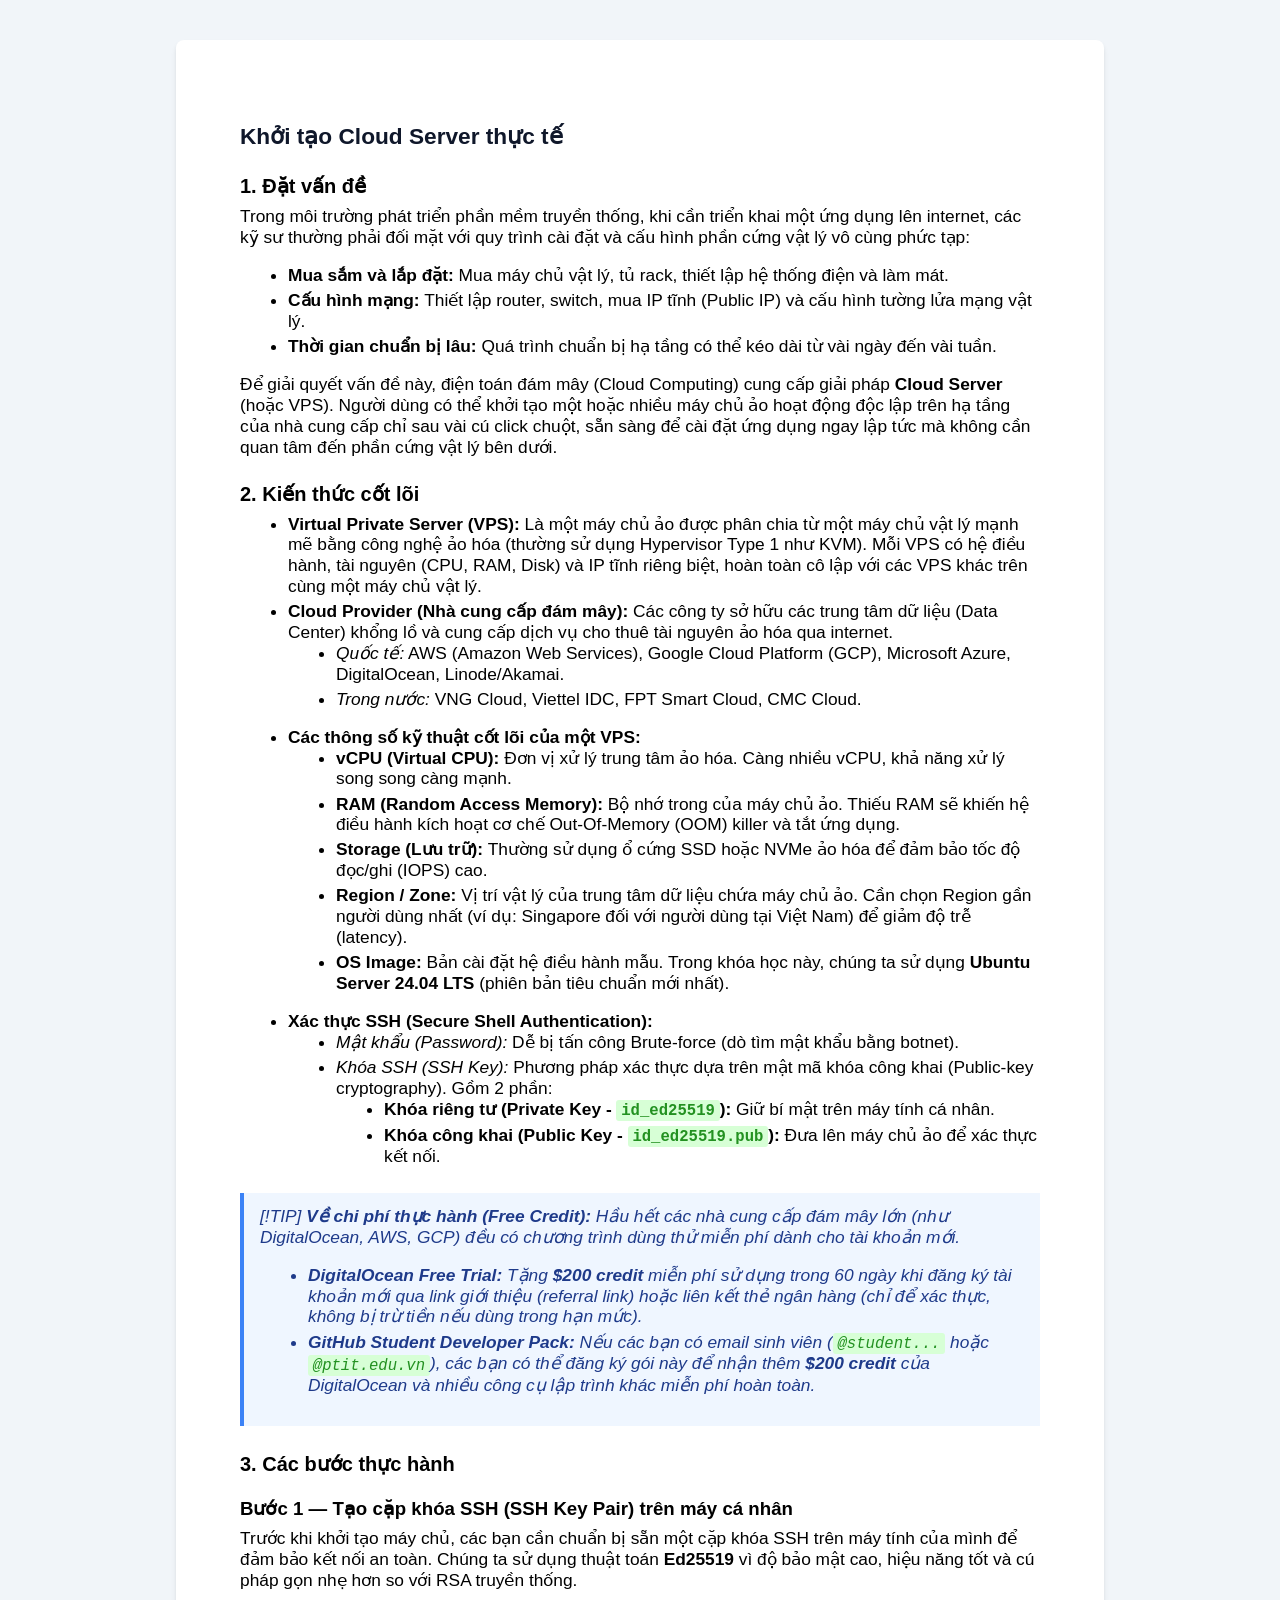
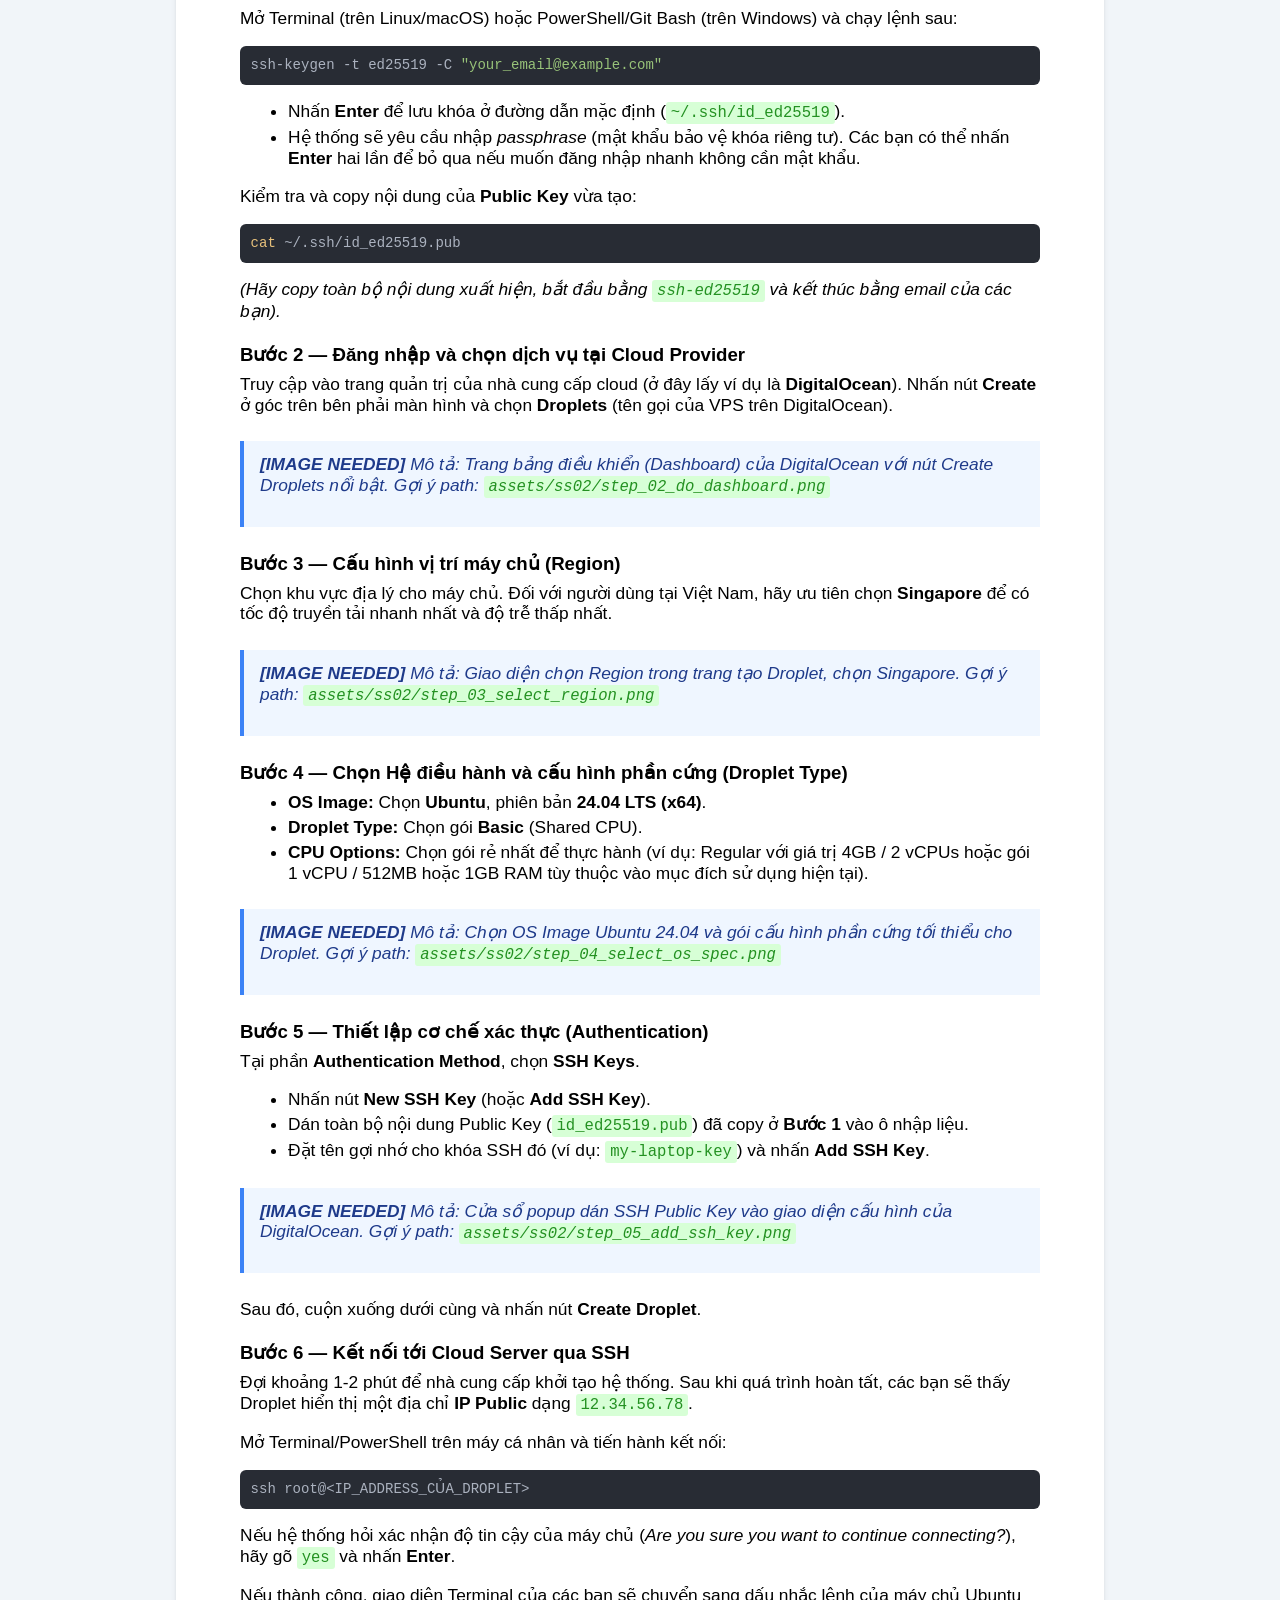
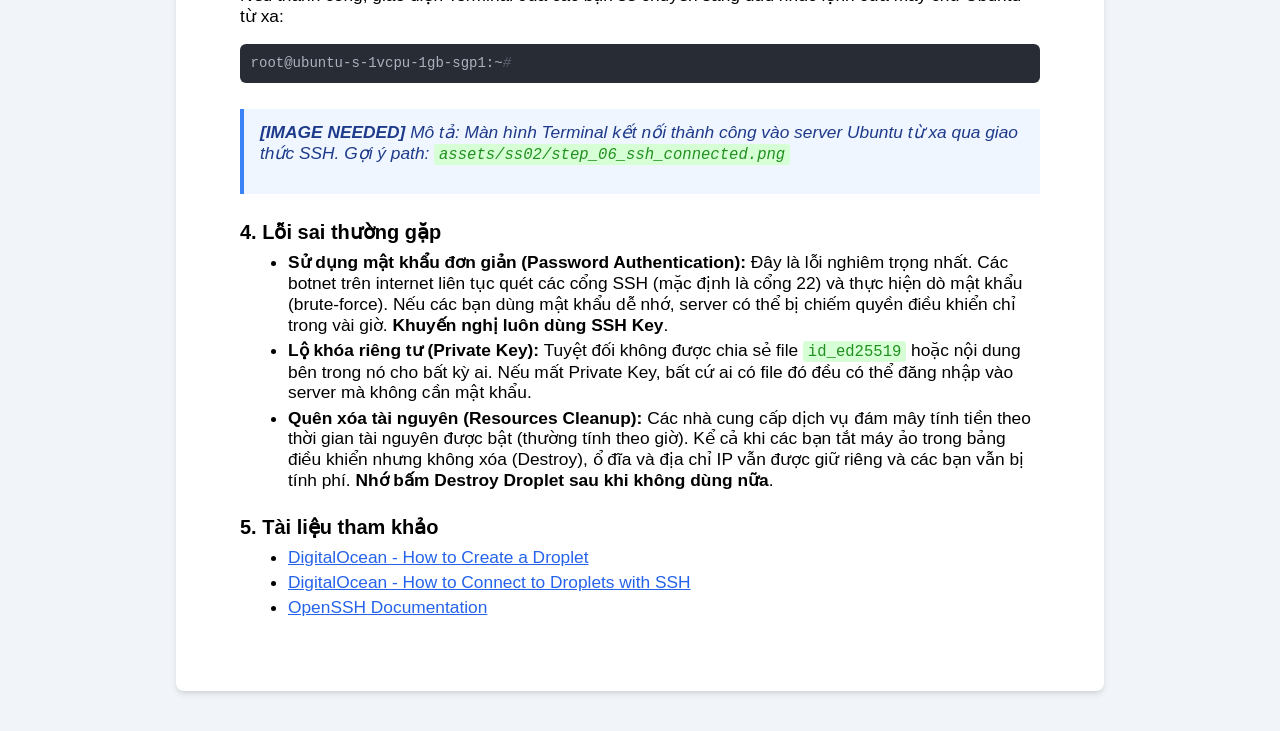
<file: workspace/sessions/ss2/html/session_02_lesson_02.html>
<!DOCTYPE html>
<html>

<head>
    <meta charset="utf-8">
    <title>Exported Document</title>
    <style>
        body {
            padding: 2rem;
            background-color: #f1f5f9;
            display: flex;
            justify-content: center;
            font-family: system-ui, -apple-system, sans-serif;
        }

        .container {
            background-color: #ffffff;
            max-width: 800px;
            width: 100%;
            padding: 3.5rem 4rem;
            box-shadow: 0 4px 6px -1px rgba(0, 0, 0, 0.1), 0 2px 4px -1px rgba(0, 0, 0, 0.06);
            border-radius: 8px;
        }
    </style>
</head>

<body>
    <div class="container">
        <h1
            style="font-family: Arial, sans-serif; font-size: 22.6667px; color: rgb(15, 23, 42); background-color: rgba(0, 0, 0, 0); font-weight: 700; font-style: normal; text-decoration-line: none; text-decoration: none; line-height: 27.2px; margin-top: 27.2px; margin-bottom: 9.06667px; margin-left: 0px; margin-right: 0px; padding-top: 0px; padding-bottom: 0px; padding-left: 0px; padding-right: 0px; border-left-width: 0px; border-left-style: none; border-left-color: rgb(15, 23, 42); border-top-width: 0px; border-top-style: none; border-top-color: rgb(15, 23, 42); border-right-width: 0px; border-right-style: none; border-right-color: rgb(15, 23, 42); border-bottom-width: 0px; border-bottom-style: none; border-bottom-color: rgb(15, 23, 42); border-radius: 0px; ">
            Khởi tạo Cloud Server thực tế</h1>
        <!-- section: problem -->
        <h2
            style="font-family: Arial, sans-serif; font-size: 20px; color: rgb(0, 0, 0); background-color: rgba(0, 0, 0, 0); font-weight: 700; font-style: normal; text-decoration-line: none; text-decoration: none; line-height: 24px; margin-top: 24px; margin-bottom: 8px; margin-left: 0px; margin-right: 0px; padding-top: 0px; padding-bottom: 0px; padding-left: 0px; padding-right: 0px; border-left-width: 0px; border-left-style: none; border-left-color: rgb(0, 0, 0); border-top-width: 0px; border-top-style: none; border-top-color: rgb(0, 0, 0); border-right-width: 0px; border-right-style: none; border-right-color: rgb(0, 0, 0); border-bottom-width: 0px; border-bottom-style: none; border-bottom-color: rgb(0, 0, 0); border-radius: 0px; ">
            1. Đặt vấn đề</h2>
        <p
            style="font-family: Arial, sans-serif; font-size: 17.3333px; color: rgb(0, 0, 0); background-color: rgba(0, 0, 0, 0); font-weight: 400; font-style: normal; text-decoration-line: none; text-decoration: none; line-height: 20.8px; margin-top: 0px; margin-bottom: 17.3333px; margin-left: 0px; margin-right: 0px; padding-top: 0px; padding-bottom: 0px; padding-left: 0px; padding-right: 0px; border-left-width: 0px; border-left-style: none; border-left-color: rgb(0, 0, 0); border-top-width: 0px; border-top-style: none; border-top-color: rgb(0, 0, 0); border-right-width: 0px; border-right-style: none; border-right-color: rgb(0, 0, 0); border-bottom-width: 0px; border-bottom-style: none; border-bottom-color: rgb(0, 0, 0); border-radius: 0px; ">
            Trong môi trường phát triển phần mềm truyền thống, khi cần triển khai một ứng dụng lên internet, các kỹ sư
            thường phải đối mặt với quy trình cài đặt và cấu hình phần cứng vật lý vô cùng phức tạp:</p>
        <ul
            style="font-family: Arial, sans-serif; font-size: 17.3333px; color: rgb(0, 0, 0); background-color: rgba(0, 0, 0, 0); font-weight: 400; font-style: normal; text-decoration-line: none; text-decoration: none; line-height: 20.8px; margin-top: 0px; margin-bottom: 17.3333px; margin-left: 0px; margin-right: 0px; padding-top: 0px; padding-bottom: 0px; padding-left: 24px; padding-right: 0px; border-left-width: 0px; border-left-style: none; border-left-color: rgb(0, 0, 0); border-top-width: 0px; border-top-style: none; border-top-color: rgb(0, 0, 0); border-right-width: 0px; border-right-style: none; border-right-color: rgb(0, 0, 0); border-bottom-width: 0px; border-bottom-style: none; border-bottom-color: rgb(0, 0, 0); border-radius: 0px; list-style-type: disc; margin-left: 1.5rem; ">
            <li
                style="font-family: Arial, sans-serif; font-size: 17.3333px; color: rgb(0, 0, 0); background-color: rgba(0, 0, 0, 0); font-weight: 400; font-style: normal; text-decoration-line: none; text-decoration: none; line-height: 20.8px; margin-top: 0px; margin-bottom: 4.33333px; margin-left: 0px; margin-right: 0px; padding-top: 0px; padding-bottom: 0px; padding-left: 0px; padding-right: 0px; border-left-width: 0px; border-left-style: none; border-left-color: rgb(0, 0, 0); border-top-width: 0px; border-top-style: none; border-top-color: rgb(0, 0, 0); border-right-width: 0px; border-right-style: none; border-right-color: rgb(0, 0, 0); border-bottom-width: 0px; border-bottom-style: none; border-bottom-color: rgb(0, 0, 0); border-radius: 0px; display: list-item; ">
                <strong
                    style="font-family: Arial, sans-serif; font-size: 17.3333px; color: rgb(0, 0, 0); background-color: rgba(0, 0, 0, 0); font-weight: 700; font-style: normal; text-decoration-line: none; text-decoration: none; line-height: 20.8px; margin-top: 0px; margin-bottom: 0px; margin-left: 0px; margin-right: 0px; padding-top: 0px; padding-bottom: 0px; padding-left: 0px; padding-right: 0px; border-left-width: 0px; border-left-style: none; border-left-color: rgb(0, 0, 0); border-top-width: 0px; border-top-style: none; border-top-color: rgb(0, 0, 0); border-right-width: 0px; border-right-style: none; border-right-color: rgb(0, 0, 0); border-bottom-width: 0px; border-bottom-style: none; border-bottom-color: rgb(0, 0, 0); border-radius: 0px; ">Mua
                    sắm và lắp đặt:</strong> Mua máy chủ vật lý, tủ rack, thiết lập hệ thống điện và làm mát.
            </li>
            <li
                style="font-family: Arial, sans-serif; font-size: 17.3333px; color: rgb(0, 0, 0); background-color: rgba(0, 0, 0, 0); font-weight: 400; font-style: normal; text-decoration-line: none; text-decoration: none; line-height: 20.8px; margin-top: 0px; margin-bottom: 4.33333px; margin-left: 0px; margin-right: 0px; padding-top: 0px; padding-bottom: 0px; padding-left: 0px; padding-right: 0px; border-left-width: 0px; border-left-style: none; border-left-color: rgb(0, 0, 0); border-top-width: 0px; border-top-style: none; border-top-color: rgb(0, 0, 0); border-right-width: 0px; border-right-style: none; border-right-color: rgb(0, 0, 0); border-bottom-width: 0px; border-bottom-style: none; border-bottom-color: rgb(0, 0, 0); border-radius: 0px; display: list-item; ">
                <strong
                    style="font-family: Arial, sans-serif; font-size: 17.3333px; color: rgb(0, 0, 0); background-color: rgba(0, 0, 0, 0); font-weight: 700; font-style: normal; text-decoration-line: none; text-decoration: none; line-height: 20.8px; margin-top: 0px; margin-bottom: 0px; margin-left: 0px; margin-right: 0px; padding-top: 0px; padding-bottom: 0px; padding-left: 0px; padding-right: 0px; border-left-width: 0px; border-left-style: none; border-left-color: rgb(0, 0, 0); border-top-width: 0px; border-top-style: none; border-top-color: rgb(0, 0, 0); border-right-width: 0px; border-right-style: none; border-right-color: rgb(0, 0, 0); border-bottom-width: 0px; border-bottom-style: none; border-bottom-color: rgb(0, 0, 0); border-radius: 0px; ">Cấu
                    hình mạng:</strong> Thiết lập router, switch, mua IP tĩnh (Public IP) và cấu hình tường lửa mạng vật
                lý.
            </li>
            <li
                style="font-family: Arial, sans-serif; font-size: 17.3333px; color: rgb(0, 0, 0); background-color: rgba(0, 0, 0, 0); font-weight: 400; font-style: normal; text-decoration-line: none; text-decoration: none; line-height: 20.8px; margin-top: 0px; margin-bottom: 4.33333px; margin-left: 0px; margin-right: 0px; padding-top: 0px; padding-bottom: 0px; padding-left: 0px; padding-right: 0px; border-left-width: 0px; border-left-style: none; border-left-color: rgb(0, 0, 0); border-top-width: 0px; border-top-style: none; border-top-color: rgb(0, 0, 0); border-right-width: 0px; border-right-style: none; border-right-color: rgb(0, 0, 0); border-bottom-width: 0px; border-bottom-style: none; border-bottom-color: rgb(0, 0, 0); border-radius: 0px; display: list-item; ">
                <strong
                    style="font-family: Arial, sans-serif; font-size: 17.3333px; color: rgb(0, 0, 0); background-color: rgba(0, 0, 0, 0); font-weight: 700; font-style: normal; text-decoration-line: none; text-decoration: none; line-height: 20.8px; margin-top: 0px; margin-bottom: 0px; margin-left: 0px; margin-right: 0px; padding-top: 0px; padding-bottom: 0px; padding-left: 0px; padding-right: 0px; border-left-width: 0px; border-left-style: none; border-left-color: rgb(0, 0, 0); border-top-width: 0px; border-top-style: none; border-top-color: rgb(0, 0, 0); border-right-width: 0px; border-right-style: none; border-right-color: rgb(0, 0, 0); border-bottom-width: 0px; border-bottom-style: none; border-bottom-color: rgb(0, 0, 0); border-radius: 0px; ">Thời
                    gian chuẩn bị lâu:</strong> Quá trình chuẩn bị hạ tầng có thể kéo dài từ vài ngày đến vài tuần.
            </li>
        </ul>
        <p
            style="font-family: Arial, sans-serif; font-size: 17.3333px; color: rgb(0, 0, 0); background-color: rgba(0, 0, 0, 0); font-weight: 400; font-style: normal; text-decoration-line: none; text-decoration: none; line-height: 20.8px; margin-top: 0px; margin-bottom: 17.3333px; margin-left: 0px; margin-right: 0px; padding-top: 0px; padding-bottom: 0px; padding-left: 0px; padding-right: 0px; border-left-width: 0px; border-left-style: none; border-left-color: rgb(0, 0, 0); border-top-width: 0px; border-top-style: none; border-top-color: rgb(0, 0, 0); border-right-width: 0px; border-right-style: none; border-right-color: rgb(0, 0, 0); border-bottom-width: 0px; border-bottom-style: none; border-bottom-color: rgb(0, 0, 0); border-radius: 0px; ">
            Để giải quyết vấn đề này, điện toán đám mây (Cloud Computing) cung cấp giải pháp <strong
                style="font-family: Arial, sans-serif; font-size: 17.3333px; color: rgb(0, 0, 0); background-color: rgba(0, 0, 0, 0); font-weight: 700; font-style: normal; text-decoration-line: none; text-decoration: none; line-height: 20.8px; margin-top: 0px; margin-bottom: 0px; margin-left: 0px; margin-right: 0px; padding-top: 0px; padding-bottom: 0px; padding-left: 0px; padding-right: 0px; border-left-width: 0px; border-left-style: none; border-left-color: rgb(0, 0, 0); border-top-width: 0px; border-top-style: none; border-top-color: rgb(0, 0, 0); border-right-width: 0px; border-right-style: none; border-right-color: rgb(0, 0, 0); border-bottom-width: 0px; border-bottom-style: none; border-bottom-color: rgb(0, 0, 0); border-radius: 0px; ">Cloud
                Server</strong> (hoặc VPS). Người dùng có thể khởi tạo một hoặc nhiều máy chủ ảo hoạt động độc lập trên
            hạ tầng của nhà cung cấp chỉ sau vài cú click chuột, sẵn sàng để cài đặt ứng dụng ngay lập tức mà không cần
            quan tâm đến phần cứng vật lý bên dưới.</p>
        <!-- section: core -->
        <h2
            style="font-family: Arial, sans-serif; font-size: 20px; color: rgb(0, 0, 0); background-color: rgba(0, 0, 0, 0); font-weight: 700; font-style: normal; text-decoration-line: none; text-decoration: none; line-height: 24px; margin-top: 24px; margin-bottom: 8px; margin-left: 0px; margin-right: 0px; padding-top: 0px; padding-bottom: 0px; padding-left: 0px; padding-right: 0px; border-left-width: 0px; border-left-style: none; border-left-color: rgb(0, 0, 0); border-top-width: 0px; border-top-style: none; border-top-color: rgb(0, 0, 0); border-right-width: 0px; border-right-style: none; border-right-color: rgb(0, 0, 0); border-bottom-width: 0px; border-bottom-style: none; border-bottom-color: rgb(0, 0, 0); border-radius: 0px; ">
            2. Kiến thức cốt lõi</h2>
        <ul
            style="font-family: Arial, sans-serif; font-size: 17.3333px; color: rgb(0, 0, 0); background-color: rgba(0, 0, 0, 0); font-weight: 400; font-style: normal; text-decoration-line: none; text-decoration: none; line-height: 20.8px; margin-top: 0px; margin-bottom: 17.3333px; margin-left: 0px; margin-right: 0px; padding-top: 0px; padding-bottom: 0px; padding-left: 24px; padding-right: 0px; border-left-width: 0px; border-left-style: none; border-left-color: rgb(0, 0, 0); border-top-width: 0px; border-top-style: none; border-top-color: rgb(0, 0, 0); border-right-width: 0px; border-right-style: none; border-right-color: rgb(0, 0, 0); border-bottom-width: 0px; border-bottom-style: none; border-bottom-color: rgb(0, 0, 0); border-radius: 0px; list-style-type: disc; margin-left: 1.5rem; ">
            <li
                style="font-family: Arial, sans-serif; font-size: 17.3333px; color: rgb(0, 0, 0); background-color: rgba(0, 0, 0, 0); font-weight: 400; font-style: normal; text-decoration-line: none; text-decoration: none; line-height: 20.8px; margin-top: 0px; margin-bottom: 4.33333px; margin-left: 0px; margin-right: 0px; padding-top: 0px; padding-bottom: 0px; padding-left: 0px; padding-right: 0px; border-left-width: 0px; border-left-style: none; border-left-color: rgb(0, 0, 0); border-top-width: 0px; border-top-style: none; border-top-color: rgb(0, 0, 0); border-right-width: 0px; border-right-style: none; border-right-color: rgb(0, 0, 0); border-bottom-width: 0px; border-bottom-style: none; border-bottom-color: rgb(0, 0, 0); border-radius: 0px; display: list-item; ">
                <strong
                    style="font-family: Arial, sans-serif; font-size: 17.3333px; color: rgb(0, 0, 0); background-color: rgba(0, 0, 0, 0); font-weight: 700; font-style: normal; text-decoration-line: none; text-decoration: none; line-height: 20.8px; margin-top: 0px; margin-bottom: 0px; margin-left: 0px; margin-right: 0px; padding-top: 0px; padding-bottom: 0px; padding-left: 0px; padding-right: 0px; border-left-width: 0px; border-left-style: none; border-left-color: rgb(0, 0, 0); border-top-width: 0px; border-top-style: none; border-top-color: rgb(0, 0, 0); border-right-width: 0px; border-right-style: none; border-right-color: rgb(0, 0, 0); border-bottom-width: 0px; border-bottom-style: none; border-bottom-color: rgb(0, 0, 0); border-radius: 0px; ">Virtual
                    Private Server (VPS):</strong> Là một máy chủ ảo được phân chia từ một máy chủ vật lý mạnh mẽ bằng
                công nghệ ảo hóa (thường sử dụng Hypervisor Type 1 như KVM). Mỗi VPS có hệ điều hành, tài nguyên (CPU,
                RAM, Disk) và IP tĩnh riêng biệt, hoàn toàn cô lập với các VPS khác trên cùng một máy chủ vật lý.
            </li>
            <li
                style="font-family: Arial, sans-serif; font-size: 17.3333px; color: rgb(0, 0, 0); background-color: rgba(0, 0, 0, 0); font-weight: 400; font-style: normal; text-decoration-line: none; text-decoration: none; line-height: 20.8px; margin-top: 0px; margin-bottom: 4.33333px; margin-left: 0px; margin-right: 0px; padding-top: 0px; padding-bottom: 0px; padding-left: 0px; padding-right: 0px; border-left-width: 0px; border-left-style: none; border-left-color: rgb(0, 0, 0); border-top-width: 0px; border-top-style: none; border-top-color: rgb(0, 0, 0); border-right-width: 0px; border-right-style: none; border-right-color: rgb(0, 0, 0); border-bottom-width: 0px; border-bottom-style: none; border-bottom-color: rgb(0, 0, 0); border-radius: 0px; display: list-item; ">
                <strong
                    style="font-family: Arial, sans-serif; font-size: 17.3333px; color: rgb(0, 0, 0); background-color: rgba(0, 0, 0, 0); font-weight: 700; font-style: normal; text-decoration-line: none; text-decoration: none; line-height: 20.8px; margin-top: 0px; margin-bottom: 0px; margin-left: 0px; margin-right: 0px; padding-top: 0px; padding-bottom: 0px; padding-left: 0px; padding-right: 0px; border-left-width: 0px; border-left-style: none; border-left-color: rgb(0, 0, 0); border-top-width: 0px; border-top-style: none; border-top-color: rgb(0, 0, 0); border-right-width: 0px; border-right-style: none; border-right-color: rgb(0, 0, 0); border-bottom-width: 0px; border-bottom-style: none; border-bottom-color: rgb(0, 0, 0); border-radius: 0px; ">Cloud
                    Provider (Nhà cung cấp đám mây):</strong> Các công ty sở hữu các trung tâm dữ liệu (Data Center)
                khổng lồ và cung cấp dịch vụ cho thuê tài nguyên ảo hóa qua internet.<ul
                    style="font-family: Arial, sans-serif; font-size: 17.3333px; color: rgb(0, 0, 0); background-color: rgba(0, 0, 0, 0); font-weight: 400; font-style: normal; text-decoration-line: none; text-decoration: none; line-height: 20.8px; margin-top: 0px; margin-bottom: 17.3333px; margin-left: 0px; margin-right: 0px; padding-top: 0px; padding-bottom: 0px; padding-left: 24px; padding-right: 0px; border-left-width: 0px; border-left-style: none; border-left-color: rgb(0, 0, 0); border-top-width: 0px; border-top-style: none; border-top-color: rgb(0, 0, 0); border-right-width: 0px; border-right-style: none; border-right-color: rgb(0, 0, 0); border-bottom-width: 0px; border-bottom-style: none; border-bottom-color: rgb(0, 0, 0); border-radius: 0px; list-style-type: disc; margin-left: 1.5rem; ">
                    <li
                        style="font-family: Arial, sans-serif; font-size: 17.3333px; color: rgb(0, 0, 0); background-color: rgba(0, 0, 0, 0); font-weight: 400; font-style: normal; text-decoration-line: none; text-decoration: none; line-height: 20.8px; margin-top: 0px; margin-bottom: 4.33333px; margin-left: 0px; margin-right: 0px; padding-top: 0px; padding-bottom: 0px; padding-left: 0px; padding-right: 0px; border-left-width: 0px; border-left-style: none; border-left-color: rgb(0, 0, 0); border-top-width: 0px; border-top-style: none; border-top-color: rgb(0, 0, 0); border-right-width: 0px; border-right-style: none; border-right-color: rgb(0, 0, 0); border-bottom-width: 0px; border-bottom-style: none; border-bottom-color: rgb(0, 0, 0); border-radius: 0px; display: list-item; ">
                        <em
                            style="font-family: Arial, sans-serif; font-size: 17.3333px; color: rgb(0, 0, 0); background-color: rgba(0, 0, 0, 0); font-weight: 400; font-style: italic; text-decoration-line: none; text-decoration: none; line-height: 20.8px; margin-top: 0px; margin-bottom: 0px; margin-left: 0px; margin-right: 0px; padding-top: 0px; padding-bottom: 0px; padding-left: 0px; padding-right: 0px; border-left-width: 0px; border-left-style: none; border-left-color: rgb(0, 0, 0); border-top-width: 0px; border-top-style: none; border-top-color: rgb(0, 0, 0); border-right-width: 0px; border-right-style: none; border-right-color: rgb(0, 0, 0); border-bottom-width: 0px; border-bottom-style: none; border-bottom-color: rgb(0, 0, 0); border-radius: 0px; ">Quốc
                            tế:</em> AWS (Amazon Web Services), Google Cloud Platform (GCP), Microsoft Azure,
                        DigitalOcean, Linode/Akamai.
                    </li>
                    <li
                        style="font-family: Arial, sans-serif; font-size: 17.3333px; color: rgb(0, 0, 0); background-color: rgba(0, 0, 0, 0); font-weight: 400; font-style: normal; text-decoration-line: none; text-decoration: none; line-height: 20.8px; margin-top: 0px; margin-bottom: 4.33333px; margin-left: 0px; margin-right: 0px; padding-top: 0px; padding-bottom: 0px; padding-left: 0px; padding-right: 0px; border-left-width: 0px; border-left-style: none; border-left-color: rgb(0, 0, 0); border-top-width: 0px; border-top-style: none; border-top-color: rgb(0, 0, 0); border-right-width: 0px; border-right-style: none; border-right-color: rgb(0, 0, 0); border-bottom-width: 0px; border-bottom-style: none; border-bottom-color: rgb(0, 0, 0); border-radius: 0px; display: list-item; ">
                        <em
                            style="font-family: Arial, sans-serif; font-size: 17.3333px; color: rgb(0, 0, 0); background-color: rgba(0, 0, 0, 0); font-weight: 400; font-style: italic; text-decoration-line: none; text-decoration: none; line-height: 20.8px; margin-top: 0px; margin-bottom: 0px; margin-left: 0px; margin-right: 0px; padding-top: 0px; padding-bottom: 0px; padding-left: 0px; padding-right: 0px; border-left-width: 0px; border-left-style: none; border-left-color: rgb(0, 0, 0); border-top-width: 0px; border-top-style: none; border-top-color: rgb(0, 0, 0); border-right-width: 0px; border-right-style: none; border-right-color: rgb(0, 0, 0); border-bottom-width: 0px; border-bottom-style: none; border-bottom-color: rgb(0, 0, 0); border-radius: 0px; ">Trong
                            nước:</em> VNG Cloud, Viettel IDC, FPT Smart Cloud, CMC Cloud.
                    </li>
                </ul>
            </li>
            <li
                style="font-family: Arial, sans-serif; font-size: 17.3333px; color: rgb(0, 0, 0); background-color: rgba(0, 0, 0, 0); font-weight: 400; font-style: normal; text-decoration-line: none; text-decoration: none; line-height: 20.8px; margin-top: 0px; margin-bottom: 4.33333px; margin-left: 0px; margin-right: 0px; padding-top: 0px; padding-bottom: 0px; padding-left: 0px; padding-right: 0px; border-left-width: 0px; border-left-style: none; border-left-color: rgb(0, 0, 0); border-top-width: 0px; border-top-style: none; border-top-color: rgb(0, 0, 0); border-right-width: 0px; border-right-style: none; border-right-color: rgb(0, 0, 0); border-bottom-width: 0px; border-bottom-style: none; border-bottom-color: rgb(0, 0, 0); border-radius: 0px; display: list-item; ">
                <strong
                    style="font-family: Arial, sans-serif; font-size: 17.3333px; color: rgb(0, 0, 0); background-color: rgba(0, 0, 0, 0); font-weight: 700; font-style: normal; text-decoration-line: none; text-decoration: none; line-height: 20.8px; margin-top: 0px; margin-bottom: 0px; margin-left: 0px; margin-right: 0px; padding-top: 0px; padding-bottom: 0px; padding-left: 0px; padding-right: 0px; border-left-width: 0px; border-left-style: none; border-left-color: rgb(0, 0, 0); border-top-width: 0px; border-top-style: none; border-top-color: rgb(0, 0, 0); border-right-width: 0px; border-right-style: none; border-right-color: rgb(0, 0, 0); border-bottom-width: 0px; border-bottom-style: none; border-bottom-color: rgb(0, 0, 0); border-radius: 0px; ">Các
                    thông số kỹ thuật cốt lõi của một VPS:</strong>
                <ul
                    style="font-family: Arial, sans-serif; font-size: 17.3333px; color: rgb(0, 0, 0); background-color: rgba(0, 0, 0, 0); font-weight: 400; font-style: normal; text-decoration-line: none; text-decoration: none; line-height: 20.8px; margin-top: 0px; margin-bottom: 17.3333px; margin-left: 0px; margin-right: 0px; padding-top: 0px; padding-bottom: 0px; padding-left: 24px; padding-right: 0px; border-left-width: 0px; border-left-style: none; border-left-color: rgb(0, 0, 0); border-top-width: 0px; border-top-style: none; border-top-color: rgb(0, 0, 0); border-right-width: 0px; border-right-style: none; border-right-color: rgb(0, 0, 0); border-bottom-width: 0px; border-bottom-style: none; border-bottom-color: rgb(0, 0, 0); border-radius: 0px; list-style-type: disc; margin-left: 1.5rem; ">
                    <li
                        style="font-family: Arial, sans-serif; font-size: 17.3333px; color: rgb(0, 0, 0); background-color: rgba(0, 0, 0, 0); font-weight: 400; font-style: normal; text-decoration-line: none; text-decoration: none; line-height: 20.8px; margin-top: 0px; margin-bottom: 4.33333px; margin-left: 0px; margin-right: 0px; padding-top: 0px; padding-bottom: 0px; padding-left: 0px; padding-right: 0px; border-left-width: 0px; border-left-style: none; border-left-color: rgb(0, 0, 0); border-top-width: 0px; border-top-style: none; border-top-color: rgb(0, 0, 0); border-right-width: 0px; border-right-style: none; border-right-color: rgb(0, 0, 0); border-bottom-width: 0px; border-bottom-style: none; border-bottom-color: rgb(0, 0, 0); border-radius: 0px; display: list-item; ">
                        <strong
                            style="font-family: Arial, sans-serif; font-size: 17.3333px; color: rgb(0, 0, 0); background-color: rgba(0, 0, 0, 0); font-weight: 700; font-style: normal; text-decoration-line: none; text-decoration: none; line-height: 20.8px; margin-top: 0px; margin-bottom: 0px; margin-left: 0px; margin-right: 0px; padding-top: 0px; padding-bottom: 0px; padding-left: 0px; padding-right: 0px; border-left-width: 0px; border-left-style: none; border-left-color: rgb(0, 0, 0); border-top-width: 0px; border-top-style: none; border-top-color: rgb(0, 0, 0); border-right-width: 0px; border-right-style: none; border-right-color: rgb(0, 0, 0); border-bottom-width: 0px; border-bottom-style: none; border-bottom-color: rgb(0, 0, 0); border-radius: 0px; ">vCPU
                            (Virtual CPU):</strong> Đơn vị xử lý trung tâm ảo hóa. Càng nhiều vCPU, khả năng xử lý song
                        song càng mạnh.
                    </li>
                    <li
                        style="font-family: Arial, sans-serif; font-size: 17.3333px; color: rgb(0, 0, 0); background-color: rgba(0, 0, 0, 0); font-weight: 400; font-style: normal; text-decoration-line: none; text-decoration: none; line-height: 20.8px; margin-top: 0px; margin-bottom: 4.33333px; margin-left: 0px; margin-right: 0px; padding-top: 0px; padding-bottom: 0px; padding-left: 0px; padding-right: 0px; border-left-width: 0px; border-left-style: none; border-left-color: rgb(0, 0, 0); border-top-width: 0px; border-top-style: none; border-top-color: rgb(0, 0, 0); border-right-width: 0px; border-right-style: none; border-right-color: rgb(0, 0, 0); border-bottom-width: 0px; border-bottom-style: none; border-bottom-color: rgb(0, 0, 0); border-radius: 0px; display: list-item; ">
                        <strong
                            style="font-family: Arial, sans-serif; font-size: 17.3333px; color: rgb(0, 0, 0); background-color: rgba(0, 0, 0, 0); font-weight: 700; font-style: normal; text-decoration-line: none; text-decoration: none; line-height: 20.8px; margin-top: 0px; margin-bottom: 0px; margin-left: 0px; margin-right: 0px; padding-top: 0px; padding-bottom: 0px; padding-left: 0px; padding-right: 0px; border-left-width: 0px; border-left-style: none; border-left-color: rgb(0, 0, 0); border-top-width: 0px; border-top-style: none; border-top-color: rgb(0, 0, 0); border-right-width: 0px; border-right-style: none; border-right-color: rgb(0, 0, 0); border-bottom-width: 0px; border-bottom-style: none; border-bottom-color: rgb(0, 0, 0); border-radius: 0px; ">RAM
                            (Random Access Memory):</strong> Bộ nhớ trong của máy chủ ảo. Thiếu RAM sẽ khiến hệ điều
                        hành kích hoạt cơ chế Out-Of-Memory (OOM) killer và tắt ứng dụng.
                    </li>
                    <li
                        style="font-family: Arial, sans-serif; font-size: 17.3333px; color: rgb(0, 0, 0); background-color: rgba(0, 0, 0, 0); font-weight: 400; font-style: normal; text-decoration-line: none; text-decoration: none; line-height: 20.8px; margin-top: 0px; margin-bottom: 4.33333px; margin-left: 0px; margin-right: 0px; padding-top: 0px; padding-bottom: 0px; padding-left: 0px; padding-right: 0px; border-left-width: 0px; border-left-style: none; border-left-color: rgb(0, 0, 0); border-top-width: 0px; border-top-style: none; border-top-color: rgb(0, 0, 0); border-right-width: 0px; border-right-style: none; border-right-color: rgb(0, 0, 0); border-bottom-width: 0px; border-bottom-style: none; border-bottom-color: rgb(0, 0, 0); border-radius: 0px; display: list-item; ">
                        <strong
                            style="font-family: Arial, sans-serif; font-size: 17.3333px; color: rgb(0, 0, 0); background-color: rgba(0, 0, 0, 0); font-weight: 700; font-style: normal; text-decoration-line: none; text-decoration: none; line-height: 20.8px; margin-top: 0px; margin-bottom: 0px; margin-left: 0px; margin-right: 0px; padding-top: 0px; padding-bottom: 0px; padding-left: 0px; padding-right: 0px; border-left-width: 0px; border-left-style: none; border-left-color: rgb(0, 0, 0); border-top-width: 0px; border-top-style: none; border-top-color: rgb(0, 0, 0); border-right-width: 0px; border-right-style: none; border-right-color: rgb(0, 0, 0); border-bottom-width: 0px; border-bottom-style: none; border-bottom-color: rgb(0, 0, 0); border-radius: 0px; ">Storage
                            (Lưu trữ):</strong> Thường sử dụng ổ cứng SSD hoặc NVMe ảo hóa để đảm bảo tốc độ đọc/ghi
                        (IOPS) cao.
                    </li>
                    <li
                        style="font-family: Arial, sans-serif; font-size: 17.3333px; color: rgb(0, 0, 0); background-color: rgba(0, 0, 0, 0); font-weight: 400; font-style: normal; text-decoration-line: none; text-decoration: none; line-height: 20.8px; margin-top: 0px; margin-bottom: 4.33333px; margin-left: 0px; margin-right: 0px; padding-top: 0px; padding-bottom: 0px; padding-left: 0px; padding-right: 0px; border-left-width: 0px; border-left-style: none; border-left-color: rgb(0, 0, 0); border-top-width: 0px; border-top-style: none; border-top-color: rgb(0, 0, 0); border-right-width: 0px; border-right-style: none; border-right-color: rgb(0, 0, 0); border-bottom-width: 0px; border-bottom-style: none; border-bottom-color: rgb(0, 0, 0); border-radius: 0px; display: list-item; ">
                        <strong
                            style="font-family: Arial, sans-serif; font-size: 17.3333px; color: rgb(0, 0, 0); background-color: rgba(0, 0, 0, 0); font-weight: 700; font-style: normal; text-decoration-line: none; text-decoration: none; line-height: 20.8px; margin-top: 0px; margin-bottom: 0px; margin-left: 0px; margin-right: 0px; padding-top: 0px; padding-bottom: 0px; padding-left: 0px; padding-right: 0px; border-left-width: 0px; border-left-style: none; border-left-color: rgb(0, 0, 0); border-top-width: 0px; border-top-style: none; border-top-color: rgb(0, 0, 0); border-right-width: 0px; border-right-style: none; border-right-color: rgb(0, 0, 0); border-bottom-width: 0px; border-bottom-style: none; border-bottom-color: rgb(0, 0, 0); border-radius: 0px; ">Region
                            / Zone:</strong> Vị trí vật lý của trung tâm dữ liệu chứa máy chủ ảo. Cần chọn Region gần
                        người dùng nhất (ví dụ: Singapore đối với người dùng tại Việt Nam) để giảm độ trễ (latency).
                    </li>
                    <li
                        style="font-family: Arial, sans-serif; font-size: 17.3333px; color: rgb(0, 0, 0); background-color: rgba(0, 0, 0, 0); font-weight: 400; font-style: normal; text-decoration-line: none; text-decoration: none; line-height: 20.8px; margin-top: 0px; margin-bottom: 4.33333px; margin-left: 0px; margin-right: 0px; padding-top: 0px; padding-bottom: 0px; padding-left: 0px; padding-right: 0px; border-left-width: 0px; border-left-style: none; border-left-color: rgb(0, 0, 0); border-top-width: 0px; border-top-style: none; border-top-color: rgb(0, 0, 0); border-right-width: 0px; border-right-style: none; border-right-color: rgb(0, 0, 0); border-bottom-width: 0px; border-bottom-style: none; border-bottom-color: rgb(0, 0, 0); border-radius: 0px; display: list-item; ">
                        <strong
                            style="font-family: Arial, sans-serif; font-size: 17.3333px; color: rgb(0, 0, 0); background-color: rgba(0, 0, 0, 0); font-weight: 700; font-style: normal; text-decoration-line: none; text-decoration: none; line-height: 20.8px; margin-top: 0px; margin-bottom: 0px; margin-left: 0px; margin-right: 0px; padding-top: 0px; padding-bottom: 0px; padding-left: 0px; padding-right: 0px; border-left-width: 0px; border-left-style: none; border-left-color: rgb(0, 0, 0); border-top-width: 0px; border-top-style: none; border-top-color: rgb(0, 0, 0); border-right-width: 0px; border-right-style: none; border-right-color: rgb(0, 0, 0); border-bottom-width: 0px; border-bottom-style: none; border-bottom-color: rgb(0, 0, 0); border-radius: 0px; ">OS
                            Image:</strong> Bản cài đặt hệ điều hành mẫu. Trong khóa học này, chúng ta sử dụng <strong
                            style="font-family: Arial, sans-serif; font-size: 17.3333px; color: rgb(0, 0, 0); background-color: rgba(0, 0, 0, 0); font-weight: 700; font-style: normal; text-decoration-line: none; text-decoration: none; line-height: 20.8px; margin-top: 0px; margin-bottom: 0px; margin-left: 0px; margin-right: 0px; padding-top: 0px; padding-bottom: 0px; padding-left: 0px; padding-right: 0px; border-left-width: 0px; border-left-style: none; border-left-color: rgb(0, 0, 0); border-top-width: 0px; border-top-style: none; border-top-color: rgb(0, 0, 0); border-right-width: 0px; border-right-style: none; border-right-color: rgb(0, 0, 0); border-bottom-width: 0px; border-bottom-style: none; border-bottom-color: rgb(0, 0, 0); border-radius: 0px; ">Ubuntu
                            Server 24.04 LTS</strong> (phiên bản tiêu chuẩn mới nhất).
                    </li>
                </ul>
            </li>
            <li
                style="font-family: Arial, sans-serif; font-size: 17.3333px; color: rgb(0, 0, 0); background-color: rgba(0, 0, 0, 0); font-weight: 400; font-style: normal; text-decoration-line: none; text-decoration: none; line-height: 20.8px; margin-top: 0px; margin-bottom: 4.33333px; margin-left: 0px; margin-right: 0px; padding-top: 0px; padding-bottom: 0px; padding-left: 0px; padding-right: 0px; border-left-width: 0px; border-left-style: none; border-left-color: rgb(0, 0, 0); border-top-width: 0px; border-top-style: none; border-top-color: rgb(0, 0, 0); border-right-width: 0px; border-right-style: none; border-right-color: rgb(0, 0, 0); border-bottom-width: 0px; border-bottom-style: none; border-bottom-color: rgb(0, 0, 0); border-radius: 0px; display: list-item; ">
                <strong
                    style="font-family: Arial, sans-serif; font-size: 17.3333px; color: rgb(0, 0, 0); background-color: rgba(0, 0, 0, 0); font-weight: 700; font-style: normal; text-decoration-line: none; text-decoration: none; line-height: 20.8px; margin-top: 0px; margin-bottom: 0px; margin-left: 0px; margin-right: 0px; padding-top: 0px; padding-bottom: 0px; padding-left: 0px; padding-right: 0px; border-left-width: 0px; border-left-style: none; border-left-color: rgb(0, 0, 0); border-top-width: 0px; border-top-style: none; border-top-color: rgb(0, 0, 0); border-right-width: 0px; border-right-style: none; border-right-color: rgb(0, 0, 0); border-bottom-width: 0px; border-bottom-style: none; border-bottom-color: rgb(0, 0, 0); border-radius: 0px; ">Xác
                    thực SSH (Secure Shell Authentication):</strong>
                <ul
                    style="font-family: Arial, sans-serif; font-size: 17.3333px; color: rgb(0, 0, 0); background-color: rgba(0, 0, 0, 0); font-weight: 400; font-style: normal; text-decoration-line: none; text-decoration: none; line-height: 20.8px; margin-top: 0px; margin-bottom: 17.3333px; margin-left: 0px; margin-right: 0px; padding-top: 0px; padding-bottom: 0px; padding-left: 24px; padding-right: 0px; border-left-width: 0px; border-left-style: none; border-left-color: rgb(0, 0, 0); border-top-width: 0px; border-top-style: none; border-top-color: rgb(0, 0, 0); border-right-width: 0px; border-right-style: none; border-right-color: rgb(0, 0, 0); border-bottom-width: 0px; border-bottom-style: none; border-bottom-color: rgb(0, 0, 0); border-radius: 0px; list-style-type: disc; margin-left: 1.5rem; ">
                    <li
                        style="font-family: Arial, sans-serif; font-size: 17.3333px; color: rgb(0, 0, 0); background-color: rgba(0, 0, 0, 0); font-weight: 400; font-style: normal; text-decoration-line: none; text-decoration: none; line-height: 20.8px; margin-top: 0px; margin-bottom: 4.33333px; margin-left: 0px; margin-right: 0px; padding-top: 0px; padding-bottom: 0px; padding-left: 0px; padding-right: 0px; border-left-width: 0px; border-left-style: none; border-left-color: rgb(0, 0, 0); border-top-width: 0px; border-top-style: none; border-top-color: rgb(0, 0, 0); border-right-width: 0px; border-right-style: none; border-right-color: rgb(0, 0, 0); border-bottom-width: 0px; border-bottom-style: none; border-bottom-color: rgb(0, 0, 0); border-radius: 0px; display: list-item; ">
                        <em
                            style="font-family: Arial, sans-serif; font-size: 17.3333px; color: rgb(0, 0, 0); background-color: rgba(0, 0, 0, 0); font-weight: 400; font-style: italic; text-decoration-line: none; text-decoration: none; line-height: 20.8px; margin-top: 0px; margin-bottom: 0px; margin-left: 0px; margin-right: 0px; padding-top: 0px; padding-bottom: 0px; padding-left: 0px; padding-right: 0px; border-left-width: 0px; border-left-style: none; border-left-color: rgb(0, 0, 0); border-top-width: 0px; border-top-style: none; border-top-color: rgb(0, 0, 0); border-right-width: 0px; border-right-style: none; border-right-color: rgb(0, 0, 0); border-bottom-width: 0px; border-bottom-style: none; border-bottom-color: rgb(0, 0, 0); border-radius: 0px; ">Mật
                            khẩu (Password):</em> Dễ bị tấn công Brute-force (dò tìm mật khẩu bằng botnet).
                    </li>
                    <li
                        style="font-family: Arial, sans-serif; font-size: 17.3333px; color: rgb(0, 0, 0); background-color: rgba(0, 0, 0, 0); font-weight: 400; font-style: normal; text-decoration-line: none; text-decoration: none; line-height: 20.8px; margin-top: 0px; margin-bottom: 4.33333px; margin-left: 0px; margin-right: 0px; padding-top: 0px; padding-bottom: 0px; padding-left: 0px; padding-right: 0px; border-left-width: 0px; border-left-style: none; border-left-color: rgb(0, 0, 0); border-top-width: 0px; border-top-style: none; border-top-color: rgb(0, 0, 0); border-right-width: 0px; border-right-style: none; border-right-color: rgb(0, 0, 0); border-bottom-width: 0px; border-bottom-style: none; border-bottom-color: rgb(0, 0, 0); border-radius: 0px; display: list-item; ">
                        <em
                            style="font-family: Arial, sans-serif; font-size: 17.3333px; color: rgb(0, 0, 0); background-color: rgba(0, 0, 0, 0); font-weight: 400; font-style: italic; text-decoration-line: none; text-decoration: none; line-height: 20.8px; margin-top: 0px; margin-bottom: 0px; margin-left: 0px; margin-right: 0px; padding-top: 0px; padding-bottom: 0px; padding-left: 0px; padding-right: 0px; border-left-width: 0px; border-left-style: none; border-left-color: rgb(0, 0, 0); border-top-width: 0px; border-top-style: none; border-top-color: rgb(0, 0, 0); border-right-width: 0px; border-right-style: none; border-right-color: rgb(0, 0, 0); border-bottom-width: 0px; border-bottom-style: none; border-bottom-color: rgb(0, 0, 0); border-radius: 0px; ">Khóa
                            SSH (SSH Key):</em> Phương pháp xác thực dựa trên mật mã khóa công khai (Public-key
                        cryptography). Gồm 2 phần:<ul
                            style="font-family: Arial, sans-serif; font-size: 17.3333px; color: rgb(0, 0, 0); background-color: rgba(0, 0, 0, 0); font-weight: 400; font-style: normal; text-decoration-line: none; text-decoration: none; line-height: 20.8px; margin-top: 0px; margin-bottom: 17.3333px; margin-left: 0px; margin-right: 0px; padding-top: 0px; padding-bottom: 0px; padding-left: 24px; padding-right: 0px; border-left-width: 0px; border-left-style: none; border-left-color: rgb(0, 0, 0); border-top-width: 0px; border-top-style: none; border-top-color: rgb(0, 0, 0); border-right-width: 0px; border-right-style: none; border-right-color: rgb(0, 0, 0); border-bottom-width: 0px; border-bottom-style: none; border-bottom-color: rgb(0, 0, 0); border-radius: 0px; list-style-type: disc; margin-left: 1.5rem; ">
                            <li
                                style="font-family: Arial, sans-serif; font-size: 17.3333px; color: rgb(0, 0, 0); background-color: rgba(0, 0, 0, 0); font-weight: 400; font-style: normal; text-decoration-line: none; text-decoration: none; line-height: 20.8px; margin-top: 0px; margin-bottom: 4.33333px; margin-left: 0px; margin-right: 0px; padding-top: 0px; padding-bottom: 0px; padding-left: 0px; padding-right: 0px; border-left-width: 0px; border-left-style: none; border-left-color: rgb(0, 0, 0); border-top-width: 0px; border-top-style: none; border-top-color: rgb(0, 0, 0); border-right-width: 0px; border-right-style: none; border-right-color: rgb(0, 0, 0); border-bottom-width: 0px; border-bottom-style: none; border-bottom-color: rgb(0, 0, 0); border-radius: 0px; display: list-item; ">
                                <strong
                                    style="font-family: Arial, sans-serif; font-size: 17.3333px; color: rgb(0, 0, 0); background-color: rgba(0, 0, 0, 0); font-weight: 700; font-style: normal; text-decoration-line: none; text-decoration: none; line-height: 20.8px; margin-top: 0px; margin-bottom: 0px; margin-left: 0px; margin-right: 0px; padding-top: 0px; padding-bottom: 0px; padding-left: 0px; padding-right: 0px; border-left-width: 0px; border-left-style: none; border-left-color: rgb(0, 0, 0); border-top-width: 0px; border-top-style: none; border-top-color: rgb(0, 0, 0); border-right-width: 0px; border-right-style: none; border-right-color: rgb(0, 0, 0); border-bottom-width: 0px; border-bottom-style: none; border-bottom-color: rgb(0, 0, 0); border-radius: 0px; ">Khóa
                                    riêng tư (Private Key - <code
                                        style="font-family: &quot;Courier New&quot;, monospace; font-size: 15.6px; color: rgb(35, 145, 33); background-color: rgb(215, 255, 214); font-weight: 700; font-style: normal; text-decoration-line: none; text-decoration: none; line-height: 18.72px; margin-top: 0px; margin-bottom: 0px; margin-left: 0px; margin-right: 0px; padding-top: 1.6px; padding-bottom: 1.6px; padding-left: 4.8px; padding-right: 4.8px; border-left-width: 0px; border-left-style: none; border-left-color: rgb(35, 145, 33); border-top-width: 0px; border-top-style: none; border-top-color: rgb(35, 145, 33); border-right-width: 0px; border-right-style: none; border-right-color: rgb(35, 145, 33); border-bottom-width: 0px; border-bottom-style: none; border-bottom-color: rgb(35, 145, 33); border-radius: 3px; ">id_ed25519</code>):</strong>
                                Giữ bí mật trên máy tính cá nhân.
                            </li>
                            <li
                                style="font-family: Arial, sans-serif; font-size: 17.3333px; color: rgb(0, 0, 0); background-color: rgba(0, 0, 0, 0); font-weight: 400; font-style: normal; text-decoration-line: none; text-decoration: none; line-height: 20.8px; margin-top: 0px; margin-bottom: 4.33333px; margin-left: 0px; margin-right: 0px; padding-top: 0px; padding-bottom: 0px; padding-left: 0px; padding-right: 0px; border-left-width: 0px; border-left-style: none; border-left-color: rgb(0, 0, 0); border-top-width: 0px; border-top-style: none; border-top-color: rgb(0, 0, 0); border-right-width: 0px; border-right-style: none; border-right-color: rgb(0, 0, 0); border-bottom-width: 0px; border-bottom-style: none; border-bottom-color: rgb(0, 0, 0); border-radius: 0px; display: list-item; ">
                                <strong
                                    style="font-family: Arial, sans-serif; font-size: 17.3333px; color: rgb(0, 0, 0); background-color: rgba(0, 0, 0, 0); font-weight: 700; font-style: normal; text-decoration-line: none; text-decoration: none; line-height: 20.8px; margin-top: 0px; margin-bottom: 0px; margin-left: 0px; margin-right: 0px; padding-top: 0px; padding-bottom: 0px; padding-left: 0px; padding-right: 0px; border-left-width: 0px; border-left-style: none; border-left-color: rgb(0, 0, 0); border-top-width: 0px; border-top-style: none; border-top-color: rgb(0, 0, 0); border-right-width: 0px; border-right-style: none; border-right-color: rgb(0, 0, 0); border-bottom-width: 0px; border-bottom-style: none; border-bottom-color: rgb(0, 0, 0); border-radius: 0px; ">Khóa
                                    công khai (Public Key - <code
                                        style="font-family: &quot;Courier New&quot;, monospace; font-size: 15.6px; color: rgb(35, 145, 33); background-color: rgb(215, 255, 214); font-weight: 700; font-style: normal; text-decoration-line: none; text-decoration: none; line-height: 18.72px; margin-top: 0px; margin-bottom: 0px; margin-left: 0px; margin-right: 0px; padding-top: 1.6px; padding-bottom: 1.6px; padding-left: 4.8px; padding-right: 4.8px; border-left-width: 0px; border-left-style: none; border-left-color: rgb(35, 145, 33); border-top-width: 0px; border-top-style: none; border-top-color: rgb(35, 145, 33); border-right-width: 0px; border-right-style: none; border-right-color: rgb(35, 145, 33); border-bottom-width: 0px; border-bottom-style: none; border-bottom-color: rgb(35, 145, 33); border-radius: 3px; ">id_ed25519.pub</code>):</strong>
                                Đưa lên máy chủ ảo để xác thực kết nối.
                            </li>
                        </ul>
                    </li>
                </ul>
            </li>
        </ul>
        <blockquote
            style="font-family: Arial, sans-serif; font-size: 17.3333px; color: rgb(30, 58, 138); background-color: rgb(239, 246, 255); font-weight: 400; font-style: italic; text-decoration-line: none; text-decoration: none; line-height: 20.8px; margin-top: 26px; margin-bottom: 26px; margin-left: 0px; margin-right: 0px; padding-top: 12.8px; padding-bottom: 12.8px; padding-left: 16px; padding-right: 16px; border-left-width: 4px; border-left-style: solid; border-left-color: rgb(59, 130, 246); border-top-width: 0px; border-top-style: none; border-top-color: rgb(30, 58, 138); border-right-width: 0px; border-right-style: none; border-right-color: rgb(30, 58, 138); border-bottom-width: 0px; border-bottom-style: none; border-bottom-color: rgb(30, 58, 138); border-radius: 0px; ">
            <p
                style="font-family: Arial, sans-serif; font-size: 17.3333px; color: rgb(30, 58, 138); background-color: rgba(0, 0, 0, 0); font-weight: 400; font-style: italic; text-decoration-line: none; text-decoration: none; line-height: 20.8px; margin-top: 0px; margin-bottom: 17.3333px; margin-left: 0px; margin-right: 0px; padding-top: 0px; padding-bottom: 0px; padding-left: 0px; padding-right: 0px; border-left-width: 0px; border-left-style: none; border-left-color: rgb(30, 58, 138); border-top-width: 0px; border-top-style: none; border-top-color: rgb(30, 58, 138); border-right-width: 0px; border-right-style: none; border-right-color: rgb(30, 58, 138); border-bottom-width: 0px; border-bottom-style: none; border-bottom-color: rgb(30, 58, 138); border-radius: 0px; ">
                [!TIP]
                <strong
                    style="font-family: Arial, sans-serif; font-size: 17.3333px; color: rgb(30, 58, 138); background-color: rgba(0, 0, 0, 0); font-weight: 700; font-style: italic; text-decoration-line: none; text-decoration: none; line-height: 20.8px; margin-top: 0px; margin-bottom: 0px; margin-left: 0px; margin-right: 0px; padding-top: 0px; padding-bottom: 0px; padding-left: 0px; padding-right: 0px; border-left-width: 0px; border-left-style: none; border-left-color: rgb(30, 58, 138); border-top-width: 0px; border-top-style: none; border-top-color: rgb(30, 58, 138); border-right-width: 0px; border-right-style: none; border-right-color: rgb(30, 58, 138); border-bottom-width: 0px; border-bottom-style: none; border-bottom-color: rgb(30, 58, 138); border-radius: 0px; ">Về
                    chi phí thực hành (Free Credit):</strong>
                Hầu hết các nhà cung cấp đám mây lớn (như DigitalOcean, AWS, GCP) đều có chương trình dùng thử miễn phí
                dành cho tài khoản mới.
            </p>
            <ul
                style="font-family: Arial, sans-serif; font-size: 17.3333px; color: rgb(30, 58, 138); background-color: rgba(0, 0, 0, 0); font-weight: 400; font-style: italic; text-decoration-line: none; text-decoration: none; line-height: 20.8px; margin-top: 0px; margin-bottom: 17.3333px; margin-left: 0px; margin-right: 0px; padding-top: 0px; padding-bottom: 0px; padding-left: 24px; padding-right: 0px; border-left-width: 0px; border-left-style: none; border-left-color: rgb(30, 58, 138); border-top-width: 0px; border-top-style: none; border-top-color: rgb(30, 58, 138); border-right-width: 0px; border-right-style: none; border-right-color: rgb(30, 58, 138); border-bottom-width: 0px; border-bottom-style: none; border-bottom-color: rgb(30, 58, 138); border-radius: 0px; list-style-type: disc; margin-left: 1.5rem; ">
                <li
                    style="font-family: Arial, sans-serif; font-size: 17.3333px; color: rgb(30, 58, 138); background-color: rgba(0, 0, 0, 0); font-weight: 400; font-style: italic; text-decoration-line: none; text-decoration: none; line-height: 20.8px; margin-top: 0px; margin-bottom: 4.33333px; margin-left: 0px; margin-right: 0px; padding-top: 0px; padding-bottom: 0px; padding-left: 0px; padding-right: 0px; border-left-width: 0px; border-left-style: none; border-left-color: rgb(30, 58, 138); border-top-width: 0px; border-top-style: none; border-top-color: rgb(30, 58, 138); border-right-width: 0px; border-right-style: none; border-right-color: rgb(30, 58, 138); border-bottom-width: 0px; border-bottom-style: none; border-bottom-color: rgb(30, 58, 138); border-radius: 0px; display: list-item; ">
                    <strong
                        style="font-family: Arial, sans-serif; font-size: 17.3333px; color: rgb(30, 58, 138); background-color: rgba(0, 0, 0, 0); font-weight: 700; font-style: italic; text-decoration-line: none; text-decoration: none; line-height: 20.8px; margin-top: 0px; margin-bottom: 0px; margin-left: 0px; margin-right: 0px; padding-top: 0px; padding-bottom: 0px; padding-left: 0px; padding-right: 0px; border-left-width: 0px; border-left-style: none; border-left-color: rgb(30, 58, 138); border-top-width: 0px; border-top-style: none; border-top-color: rgb(30, 58, 138); border-right-width: 0px; border-right-style: none; border-right-color: rgb(30, 58, 138); border-bottom-width: 0px; border-bottom-style: none; border-bottom-color: rgb(30, 58, 138); border-radius: 0px; ">DigitalOcean
                        Free Trial:</strong> Tặng <strong
                        style="font-family: Arial, sans-serif; font-size: 17.3333px; color: rgb(30, 58, 138); background-color: rgba(0, 0, 0, 0); font-weight: 700; font-style: italic; text-decoration-line: none; text-decoration: none; line-height: 20.8px; margin-top: 0px; margin-bottom: 0px; margin-left: 0px; margin-right: 0px; padding-top: 0px; padding-bottom: 0px; padding-left: 0px; padding-right: 0px; border-left-width: 0px; border-left-style: none; border-left-color: rgb(30, 58, 138); border-top-width: 0px; border-top-style: none; border-top-color: rgb(30, 58, 138); border-right-width: 0px; border-right-style: none; border-right-color: rgb(30, 58, 138); border-bottom-width: 0px; border-bottom-style: none; border-bottom-color: rgb(30, 58, 138); border-radius: 0px; ">$200
                        credit</strong> miễn phí sử dụng trong 60 ngày khi đăng ký tài khoản mới qua link giới thiệu
                    (referral link) hoặc liên kết thẻ ngân hàng (chỉ để xác thực, không bị trừ tiền nếu dùng trong hạn
                    mức).
                </li>
                <li
                    style="font-family: Arial, sans-serif; font-size: 17.3333px; color: rgb(30, 58, 138); background-color: rgba(0, 0, 0, 0); font-weight: 400; font-style: italic; text-decoration-line: none; text-decoration: none; line-height: 20.8px; margin-top: 0px; margin-bottom: 4.33333px; margin-left: 0px; margin-right: 0px; padding-top: 0px; padding-bottom: 0px; padding-left: 0px; padding-right: 0px; border-left-width: 0px; border-left-style: none; border-left-color: rgb(30, 58, 138); border-top-width: 0px; border-top-style: none; border-top-color: rgb(30, 58, 138); border-right-width: 0px; border-right-style: none; border-right-color: rgb(30, 58, 138); border-bottom-width: 0px; border-bottom-style: none; border-bottom-color: rgb(30, 58, 138); border-radius: 0px; display: list-item; ">
                    <strong
                        style="font-family: Arial, sans-serif; font-size: 17.3333px; color: rgb(30, 58, 138); background-color: rgba(0, 0, 0, 0); font-weight: 700; font-style: italic; text-decoration-line: none; text-decoration: none; line-height: 20.8px; margin-top: 0px; margin-bottom: 0px; margin-left: 0px; margin-right: 0px; padding-top: 0px; padding-bottom: 0px; padding-left: 0px; padding-right: 0px; border-left-width: 0px; border-left-style: none; border-left-color: rgb(30, 58, 138); border-top-width: 0px; border-top-style: none; border-top-color: rgb(30, 58, 138); border-right-width: 0px; border-right-style: none; border-right-color: rgb(30, 58, 138); border-bottom-width: 0px; border-bottom-style: none; border-bottom-color: rgb(30, 58, 138); border-radius: 0px; ">GitHub
                        Student Developer Pack:</strong> Nếu các bạn có email sinh viên (<code
                        style="font-family: &quot;Courier New&quot;, monospace; font-size: 15.6px; color: rgb(35, 145, 33); background-color: rgb(215, 255, 214); font-weight: 400; font-style: italic; text-decoration-line: none; text-decoration: none; line-height: 18.72px; margin-top: 0px; margin-bottom: 0px; margin-left: 0px; margin-right: 0px; padding-top: 1.6px; padding-bottom: 1.6px; padding-left: 4.8px; padding-right: 4.8px; border-left-width: 0px; border-left-style: none; border-left-color: rgb(35, 145, 33); border-top-width: 0px; border-top-style: none; border-top-color: rgb(35, 145, 33); border-right-width: 0px; border-right-style: none; border-right-color: rgb(35, 145, 33); border-bottom-width: 0px; border-bottom-style: none; border-bottom-color: rgb(35, 145, 33); border-radius: 3px; ">@student...</code>
                    hoặc <code
                        style="font-family: &quot;Courier New&quot;, monospace; font-size: 15.6px; color: rgb(35, 145, 33); background-color: rgb(215, 255, 214); font-weight: 400; font-style: italic; text-decoration-line: none; text-decoration: none; line-height: 18.72px; margin-top: 0px; margin-bottom: 0px; margin-left: 0px; margin-right: 0px; padding-top: 1.6px; padding-bottom: 1.6px; padding-left: 4.8px; padding-right: 4.8px; border-left-width: 0px; border-left-style: none; border-left-color: rgb(35, 145, 33); border-top-width: 0px; border-top-style: none; border-top-color: rgb(35, 145, 33); border-right-width: 0px; border-right-style: none; border-right-color: rgb(35, 145, 33); border-bottom-width: 0px; border-bottom-style: none; border-bottom-color: rgb(35, 145, 33); border-radius: 3px; ">@ptit.edu.vn</code>),
                    các bạn có thể đăng ký gói này để nhận thêm <strong
                        style="font-family: Arial, sans-serif; font-size: 17.3333px; color: rgb(30, 58, 138); background-color: rgba(0, 0, 0, 0); font-weight: 700; font-style: italic; text-decoration-line: none; text-decoration: none; line-height: 20.8px; margin-top: 0px; margin-bottom: 0px; margin-left: 0px; margin-right: 0px; padding-top: 0px; padding-bottom: 0px; padding-left: 0px; padding-right: 0px; border-left-width: 0px; border-left-style: none; border-left-color: rgb(30, 58, 138); border-top-width: 0px; border-top-style: none; border-top-color: rgb(30, 58, 138); border-right-width: 0px; border-right-style: none; border-right-color: rgb(30, 58, 138); border-bottom-width: 0px; border-bottom-style: none; border-bottom-color: rgb(30, 58, 138); border-radius: 0px; ">$200
                        credit</strong> của DigitalOcean và nhiều công cụ lập trình khác miễn phí hoàn toàn.
                </li>
            </ul>
        </blockquote>
        <!-- section: steps -->
        <h2
            style="font-family: Arial, sans-serif; font-size: 20px; color: rgb(0, 0, 0); background-color: rgba(0, 0, 0, 0); font-weight: 700; font-style: normal; text-decoration-line: none; text-decoration: none; line-height: 24px; margin-top: 24px; margin-bottom: 8px; margin-left: 0px; margin-right: 0px; padding-top: 0px; padding-bottom: 0px; padding-left: 0px; padding-right: 0px; border-left-width: 0px; border-left-style: none; border-left-color: rgb(0, 0, 0); border-top-width: 0px; border-top-style: none; border-top-color: rgb(0, 0, 0); border-right-width: 0px; border-right-style: none; border-right-color: rgb(0, 0, 0); border-bottom-width: 0px; border-bottom-style: none; border-bottom-color: rgb(0, 0, 0); border-radius: 0px; ">
            3. Các bước thực hành</h2>
        <h3
            style="font-family: Arial, sans-serif; font-size: 18.6667px; color: rgb(0, 0, 0); background-color: rgba(0, 0, 0, 0); font-weight: 700; font-style: normal; text-decoration-line: none; text-decoration: none; line-height: 22.4px; margin-top: 22.4px; margin-bottom: 7.46667px; margin-left: 0px; margin-right: 0px; padding-top: 0px; padding-bottom: 0px; padding-left: 0px; padding-right: 0px; border-left-width: 0px; border-left-style: none; border-left-color: rgb(0, 0, 0); border-top-width: 0px; border-top-style: none; border-top-color: rgb(0, 0, 0); border-right-width: 0px; border-right-style: none; border-right-color: rgb(0, 0, 0); border-bottom-width: 0px; border-bottom-style: none; border-bottom-color: rgb(0, 0, 0); border-radius: 0px; ">
            Bước 1 — Tạo cặp khóa SSH (SSH Key Pair) trên máy cá nhân</h3>
        <p
            style="font-family: Arial, sans-serif; font-size: 17.3333px; color: rgb(0, 0, 0); background-color: rgba(0, 0, 0, 0); font-weight: 400; font-style: normal; text-decoration-line: none; text-decoration: none; line-height: 20.8px; margin-top: 0px; margin-bottom: 17.3333px; margin-left: 0px; margin-right: 0px; padding-top: 0px; padding-bottom: 0px; padding-left: 0px; padding-right: 0px; border-left-width: 0px; border-left-style: none; border-left-color: rgb(0, 0, 0); border-top-width: 0px; border-top-style: none; border-top-color: rgb(0, 0, 0); border-right-width: 0px; border-right-style: none; border-right-color: rgb(0, 0, 0); border-bottom-width: 0px; border-bottom-style: none; border-bottom-color: rgb(0, 0, 0); border-radius: 0px; ">
            Trước khi khởi tạo máy chủ, các bạn cần chuẩn bị sẵn một cặp khóa SSH trên máy tính của mình để đảm bảo kết
            nối an toàn. Chúng ta sử dụng thuật toán <strong
                style="font-family: Arial, sans-serif; font-size: 17.3333px; color: rgb(0, 0, 0); background-color: rgba(0, 0, 0, 0); font-weight: 700; font-style: normal; text-decoration-line: none; text-decoration: none; line-height: 20.8px; margin-top: 0px; margin-bottom: 0px; margin-left: 0px; margin-right: 0px; padding-top: 0px; padding-bottom: 0px; padding-left: 0px; padding-right: 0px; border-left-width: 0px; border-left-style: none; border-left-color: rgb(0, 0, 0); border-top-width: 0px; border-top-style: none; border-top-color: rgb(0, 0, 0); border-right-width: 0px; border-right-style: none; border-right-color: rgb(0, 0, 0); border-bottom-width: 0px; border-bottom-style: none; border-bottom-color: rgb(0, 0, 0); border-radius: 0px; ">Ed25519</strong>
            vì độ bảo mật cao, hiệu năng tốt và cú pháp gọn nhẹ hơn so với RSA truyền thống.</p>
        <p
            style="font-family: Arial, sans-serif; font-size: 17.3333px; color: rgb(0, 0, 0); background-color: rgba(0, 0, 0, 0); font-weight: 400; font-style: normal; text-decoration-line: none; text-decoration: none; line-height: 20.8px; margin-top: 0px; margin-bottom: 17.3333px; margin-left: 0px; margin-right: 0px; padding-top: 0px; padding-bottom: 0px; padding-left: 0px; padding-right: 0px; border-left-width: 0px; border-left-style: none; border-left-color: rgb(0, 0, 0); border-top-width: 0px; border-top-style: none; border-top-color: rgb(0, 0, 0); border-right-width: 0px; border-right-style: none; border-right-color: rgb(0, 0, 0); border-bottom-width: 0px; border-bottom-style: none; border-bottom-color: rgb(0, 0, 0); border-radius: 0px; ">
            Mở Terminal (trên Linux/macOS) hoặc PowerShell/Git Bash (trên Windows) và chạy lệnh sau:</p>
        <table
            style="background-color: rgb(40, 44, 52); width: 100%; border-collapse: collapse; border: 1px solid #444c56; margin: 1em 0; border-radius: 6px; overflow: hidden;">
            <tr
                style="font-family: Arial, sans-serif; font-size: 17.3333px; color: rgb(0, 0, 0); background-color: rgba(0, 0, 0, 0); font-weight: 400; font-style: normal; text-decoration-line: none; text-decoration: none; line-height: 20.8px; margin-top: 0px; margin-bottom: 0px; margin-left: 0px; margin-right: 0px; padding-top: 0px; padding-bottom: 0px; padding-left: 0px; padding-right: 0px; border-left-width: 0px; border-left-style: none; border-left-color: rgb(68, 76, 86); border-top-width: 0px; border-top-style: none; border-top-color: rgb(68, 76, 86); border-right-width: 0px; border-right-style: none; border-right-color: rgb(68, 76, 86); border-bottom-width: 0px; border-bottom-style: none; border-bottom-color: rgb(68, 76, 86); border-radius: 0px; ">
                <td
                    style="font-family: Arial, sans-serif; font-size: 17.3333px; color: rgb(0, 0, 0); background-color: rgb(40, 44, 52); font-weight: 400; font-style: normal; text-decoration-line: none; text-decoration: none; line-height: 20.8px; margin-top: 0px; margin-bottom: 0px; margin-left: 0px; margin-right: 0px; padding-top: 8px; padding-bottom: 8px; padding-left: 9.6px; padding-right: 9.6px; border-left-width: 0px; border-left-style: none; border-left-color: rgb(0, 0, 0); border-top-width: 0px; border-top-style: none; border-top-color: rgb(0, 0, 0); border-right-width: 0px; border-right-style: none; border-right-color: rgb(0, 0, 0); border-bottom-width: 0px; border-bottom-style: none; border-bottom-color: rgb(0, 0, 0); border-radius: 0px; ">
                    <p
                        style="font-family: &quot;Courier New&quot;, monospace; font-size: 14px; color: rgb(171, 178, 191); background-color: rgba(0, 0, 0, 0); font-weight: 400; font-style: normal; text-decoration-line: none; text-decoration: none; line-height: 21px; margin-top: 0px; margin-bottom: 0px; margin-left: 0px; margin-right: 0px; padding-top: 0px; padding-bottom: 0px; padding-left: 0px; padding-right: 0px; border-left-width: 0px; border-left-style: none; border-left-color: rgb(171, 178, 191); border-top-width: 0px; border-top-style: none; border-top-color: rgb(171, 178, 191); border-right-width: 0px; border-right-style: none; border-right-color: rgb(171, 178, 191); border-bottom-width: 0px; border-bottom-style: none; border-bottom-color: rgb(171, 178, 191); border-radius: 0px; ">
                        <span
                            style="font-family: &quot;Courier New&quot;, monospace; font-size: 14px; color: rgb(171, 178, 191); background-color: rgba(0, 0, 0, 0); font-weight: 400; font-style: normal; text-decoration-line: none; text-decoration: none; line-height: 21px; margin-top: 0px; margin-bottom: 0px; margin-left: 0px; margin-right: 0px; padding-top: 0px; padding-bottom: 0px; padding-left: 0px; padding-right: 0px; border-left-width: 0px; border-left-style: none; border-left-color: rgb(171, 178, 191); border-top-width: 0px; border-top-style: none; border-top-color: rgb(171, 178, 191); border-right-width: 0px; border-right-style: none; border-right-color: rgb(171, 178, 191); border-bottom-width: 0px; border-bottom-style: none; border-bottom-color: rgb(171, 178, 191); border-radius: 0px; ">ssh-keygen
                            -t ed25519 -C </span><span
                            style="font-family: &quot;Courier New&quot;, monospace; font-size: 14px; color: rgb(152, 195, 121); background-color: rgba(0, 0, 0, 0); font-weight: 400; font-style: normal; text-decoration-line: none; text-decoration: none; line-height: 21px; margin-top: 0px; margin-bottom: 0px; margin-left: 0px; margin-right: 0px; padding-top: 0px; padding-bottom: 0px; padding-left: 0px; padding-right: 0px; border-left-width: 0px; border-left-style: none; border-left-color: rgb(152, 195, 121); border-top-width: 0px; border-top-style: none; border-top-color: rgb(152, 195, 121); border-right-width: 0px; border-right-style: none; border-right-color: rgb(152, 195, 121); border-bottom-width: 0px; border-bottom-style: none; border-bottom-color: rgb(152, 195, 121); border-radius: 0px; ">"your_email@example.com"</span><span
                            style="font-family: &quot;Courier New&quot;, monospace; font-size: 14px; color: rgb(171, 178, 191); background-color: rgba(0, 0, 0, 0); font-weight: 400; font-style: normal; text-decoration-line: none; text-decoration: none; line-height: 21px; margin-top: 0px; margin-bottom: 0px; margin-left: 0px; margin-right: 0px; padding-top: 0px; padding-bottom: 0px; padding-left: 0px; padding-right: 0px; border-left-width: 0px; border-left-style: none; border-left-color: rgb(171, 178, 191); border-top-width: 0px; border-top-style: none; border-top-color: rgb(171, 178, 191); border-right-width: 0px; border-right-style: none; border-right-color: rgb(171, 178, 191); border-bottom-width: 0px; border-bottom-style: none; border-bottom-color: rgb(171, 178, 191); border-radius: 0px; "><br
                                style="font-family: &quot;Courier New&quot;, monospace; font-size: 14px; color: rgb(171, 178, 191); background-color: rgba(0, 0, 0, 0); font-weight: 400; font-style: normal; text-decoration-line: none; text-decoration: none; line-height: 21px; margin-top: 0px; margin-bottom: 0px; margin-left: 0px; margin-right: 0px; padding-top: 0px; padding-bottom: 0px; padding-left: 0px; padding-right: 0px; border-left-width: 0px; border-left-style: none; border-left-color: rgb(171, 178, 191); border-top-width: 0px; border-top-style: none; border-top-color: rgb(171, 178, 191); border-right-width: 0px; border-right-style: none; border-right-color: rgb(171, 178, 191); border-bottom-width: 0px; border-bottom-style: none; border-bottom-color: rgb(171, 178, 191); border-radius: 0px; "></span>
                    </p>
                </td>
            </tr>
        </table>
        <ul
            style="font-family: Arial, sans-serif; font-size: 17.3333px; color: rgb(0, 0, 0); background-color: rgba(0, 0, 0, 0); font-weight: 400; font-style: normal; text-decoration-line: none; text-decoration: none; line-height: 20.8px; margin-top: 0px; margin-bottom: 17.3333px; margin-left: 0px; margin-right: 0px; padding-top: 0px; padding-bottom: 0px; padding-left: 24px; padding-right: 0px; border-left-width: 0px; border-left-style: none; border-left-color: rgb(0, 0, 0); border-top-width: 0px; border-top-style: none; border-top-color: rgb(0, 0, 0); border-right-width: 0px; border-right-style: none; border-right-color: rgb(0, 0, 0); border-bottom-width: 0px; border-bottom-style: none; border-bottom-color: rgb(0, 0, 0); border-radius: 0px; list-style-type: disc; margin-left: 1.5rem; ">
            <li
                style="font-family: Arial, sans-serif; font-size: 17.3333px; color: rgb(0, 0, 0); background-color: rgba(0, 0, 0, 0); font-weight: 400; font-style: normal; text-decoration-line: none; text-decoration: none; line-height: 20.8px; margin-top: 0px; margin-bottom: 4.33333px; margin-left: 0px; margin-right: 0px; padding-top: 0px; padding-bottom: 0px; padding-left: 0px; padding-right: 0px; border-left-width: 0px; border-left-style: none; border-left-color: rgb(0, 0, 0); border-top-width: 0px; border-top-style: none; border-top-color: rgb(0, 0, 0); border-right-width: 0px; border-right-style: none; border-right-color: rgb(0, 0, 0); border-bottom-width: 0px; border-bottom-style: none; border-bottom-color: rgb(0, 0, 0); border-radius: 0px; display: list-item; ">
                Nhấn <strong
                    style="font-family: Arial, sans-serif; font-size: 17.3333px; color: rgb(0, 0, 0); background-color: rgba(0, 0, 0, 0); font-weight: 700; font-style: normal; text-decoration-line: none; text-decoration: none; line-height: 20.8px; margin-top: 0px; margin-bottom: 0px; margin-left: 0px; margin-right: 0px; padding-top: 0px; padding-bottom: 0px; padding-left: 0px; padding-right: 0px; border-left-width: 0px; border-left-style: none; border-left-color: rgb(0, 0, 0); border-top-width: 0px; border-top-style: none; border-top-color: rgb(0, 0, 0); border-right-width: 0px; border-right-style: none; border-right-color: rgb(0, 0, 0); border-bottom-width: 0px; border-bottom-style: none; border-bottom-color: rgb(0, 0, 0); border-radius: 0px; ">Enter</strong>
                để lưu khóa ở đường dẫn mặc định (<code
                    style="font-family: &quot;Courier New&quot;, monospace; font-size: 15.6px; color: rgb(35, 145, 33); background-color: rgb(215, 255, 214); font-weight: 400; font-style: normal; text-decoration-line: none; text-decoration: none; line-height: 18.72px; margin-top: 0px; margin-bottom: 0px; margin-left: 0px; margin-right: 0px; padding-top: 1.6px; padding-bottom: 1.6px; padding-left: 4.8px; padding-right: 4.8px; border-left-width: 0px; border-left-style: none; border-left-color: rgb(35, 145, 33); border-top-width: 0px; border-top-style: none; border-top-color: rgb(35, 145, 33); border-right-width: 0px; border-right-style: none; border-right-color: rgb(35, 145, 33); border-bottom-width: 0px; border-bottom-style: none; border-bottom-color: rgb(35, 145, 33); border-radius: 3px; ">~/.ssh/id_ed25519</code>).
            </li>
            <li
                style="font-family: Arial, sans-serif; font-size: 17.3333px; color: rgb(0, 0, 0); background-color: rgba(0, 0, 0, 0); font-weight: 400; font-style: normal; text-decoration-line: none; text-decoration: none; line-height: 20.8px; margin-top: 0px; margin-bottom: 4.33333px; margin-left: 0px; margin-right: 0px; padding-top: 0px; padding-bottom: 0px; padding-left: 0px; padding-right: 0px; border-left-width: 0px; border-left-style: none; border-left-color: rgb(0, 0, 0); border-top-width: 0px; border-top-style: none; border-top-color: rgb(0, 0, 0); border-right-width: 0px; border-right-style: none; border-right-color: rgb(0, 0, 0); border-bottom-width: 0px; border-bottom-style: none; border-bottom-color: rgb(0, 0, 0); border-radius: 0px; display: list-item; ">
                Hệ thống sẽ yêu cầu nhập <em
                    style="font-family: Arial, sans-serif; font-size: 17.3333px; color: rgb(0, 0, 0); background-color: rgba(0, 0, 0, 0); font-weight: 400; font-style: italic; text-decoration-line: none; text-decoration: none; line-height: 20.8px; margin-top: 0px; margin-bottom: 0px; margin-left: 0px; margin-right: 0px; padding-top: 0px; padding-bottom: 0px; padding-left: 0px; padding-right: 0px; border-left-width: 0px; border-left-style: none; border-left-color: rgb(0, 0, 0); border-top-width: 0px; border-top-style: none; border-top-color: rgb(0, 0, 0); border-right-width: 0px; border-right-style: none; border-right-color: rgb(0, 0, 0); border-bottom-width: 0px; border-bottom-style: none; border-bottom-color: rgb(0, 0, 0); border-radius: 0px; ">passphrase</em>
                (mật khẩu bảo vệ khóa riêng tư). Các bạn có thể nhấn <strong
                    style="font-family: Arial, sans-serif; font-size: 17.3333px; color: rgb(0, 0, 0); background-color: rgba(0, 0, 0, 0); font-weight: 700; font-style: normal; text-decoration-line: none; text-decoration: none; line-height: 20.8px; margin-top: 0px; margin-bottom: 0px; margin-left: 0px; margin-right: 0px; padding-top: 0px; padding-bottom: 0px; padding-left: 0px; padding-right: 0px; border-left-width: 0px; border-left-style: none; border-left-color: rgb(0, 0, 0); border-top-width: 0px; border-top-style: none; border-top-color: rgb(0, 0, 0); border-right-width: 0px; border-right-style: none; border-right-color: rgb(0, 0, 0); border-bottom-width: 0px; border-bottom-style: none; border-bottom-color: rgb(0, 0, 0); border-radius: 0px; ">Enter</strong>
                hai lần để bỏ qua nếu muốn đăng nhập nhanh không cần mật khẩu.</li>
        </ul>
        <p
            style="font-family: Arial, sans-serif; font-size: 17.3333px; color: rgb(0, 0, 0); background-color: rgba(0, 0, 0, 0); font-weight: 400; font-style: normal; text-decoration-line: none; text-decoration: none; line-height: 20.8px; margin-top: 0px; margin-bottom: 17.3333px; margin-left: 0px; margin-right: 0px; padding-top: 0px; padding-bottom: 0px; padding-left: 0px; padding-right: 0px; border-left-width: 0px; border-left-style: none; border-left-color: rgb(0, 0, 0); border-top-width: 0px; border-top-style: none; border-top-color: rgb(0, 0, 0); border-right-width: 0px; border-right-style: none; border-right-color: rgb(0, 0, 0); border-bottom-width: 0px; border-bottom-style: none; border-bottom-color: rgb(0, 0, 0); border-radius: 0px; ">
            Kiểm tra và copy nội dung của <strong
                style="font-family: Arial, sans-serif; font-size: 17.3333px; color: rgb(0, 0, 0); background-color: rgba(0, 0, 0, 0); font-weight: 700; font-style: normal; text-decoration-line: none; text-decoration: none; line-height: 20.8px; margin-top: 0px; margin-bottom: 0px; margin-left: 0px; margin-right: 0px; padding-top: 0px; padding-bottom: 0px; padding-left: 0px; padding-right: 0px; border-left-width: 0px; border-left-style: none; border-left-color: rgb(0, 0, 0); border-top-width: 0px; border-top-style: none; border-top-color: rgb(0, 0, 0); border-right-width: 0px; border-right-style: none; border-right-color: rgb(0, 0, 0); border-bottom-width: 0px; border-bottom-style: none; border-bottom-color: rgb(0, 0, 0); border-radius: 0px; ">Public
                Key</strong> vừa tạo:</p>
        <table
            style="background-color: rgb(40, 44, 52); width: 100%; border-collapse: collapse; border: 1px solid #444c56; margin: 1em 0; border-radius: 6px; overflow: hidden;">
            <tr
                style="font-family: Arial, sans-serif; font-size: 17.3333px; color: rgb(0, 0, 0); background-color: rgba(0, 0, 0, 0); font-weight: 400; font-style: normal; text-decoration-line: none; text-decoration: none; line-height: 20.8px; margin-top: 0px; margin-bottom: 0px; margin-left: 0px; margin-right: 0px; padding-top: 0px; padding-bottom: 0px; padding-left: 0px; padding-right: 0px; border-left-width: 0px; border-left-style: none; border-left-color: rgb(68, 76, 86); border-top-width: 0px; border-top-style: none; border-top-color: rgb(68, 76, 86); border-right-width: 0px; border-right-style: none; border-right-color: rgb(68, 76, 86); border-bottom-width: 0px; border-bottom-style: none; border-bottom-color: rgb(68, 76, 86); border-radius: 0px; ">
                <td
                    style="font-family: Arial, sans-serif; font-size: 17.3333px; color: rgb(0, 0, 0); background-color: rgb(40, 44, 52); font-weight: 400; font-style: normal; text-decoration-line: none; text-decoration: none; line-height: 20.8px; margin-top: 0px; margin-bottom: 0px; margin-left: 0px; margin-right: 0px; padding-top: 8px; padding-bottom: 8px; padding-left: 9.6px; padding-right: 9.6px; border-left-width: 0px; border-left-style: none; border-left-color: rgb(0, 0, 0); border-top-width: 0px; border-top-style: none; border-top-color: rgb(0, 0, 0); border-right-width: 0px; border-right-style: none; border-right-color: rgb(0, 0, 0); border-bottom-width: 0px; border-bottom-style: none; border-bottom-color: rgb(0, 0, 0); border-radius: 0px; ">
                    <p
                        style="font-family: &quot;Courier New&quot;, monospace; font-size: 14px; color: rgb(171, 178, 191); background-color: rgba(0, 0, 0, 0); font-weight: 400; font-style: normal; text-decoration-line: none; text-decoration: none; line-height: 21px; margin-top: 0px; margin-bottom: 0px; margin-left: 0px; margin-right: 0px; padding-top: 0px; padding-bottom: 0px; padding-left: 0px; padding-right: 0px; border-left-width: 0px; border-left-style: none; border-left-color: rgb(171, 178, 191); border-top-width: 0px; border-top-style: none; border-top-color: rgb(171, 178, 191); border-right-width: 0px; border-right-style: none; border-right-color: rgb(171, 178, 191); border-bottom-width: 0px; border-bottom-style: none; border-bottom-color: rgb(171, 178, 191); border-radius: 0px; ">
                        <span
                            style="font-family: &quot;Courier New&quot;, monospace; font-size: 14px; color: rgb(230, 192, 123); background-color: rgba(0, 0, 0, 0); font-weight: 400; font-style: normal; text-decoration-line: none; text-decoration: none; line-height: 21px; margin-top: 0px; margin-bottom: 0px; margin-left: 0px; margin-right: 0px; padding-top: 0px; padding-bottom: 0px; padding-left: 0px; padding-right: 0px; border-left-width: 0px; border-left-style: none; border-left-color: rgb(230, 192, 123); border-top-width: 0px; border-top-style: none; border-top-color: rgb(230, 192, 123); border-right-width: 0px; border-right-style: none; border-right-color: rgb(230, 192, 123); border-bottom-width: 0px; border-bottom-style: none; border-bottom-color: rgb(230, 192, 123); border-radius: 0px; ">cat</span><span
                            style="font-family: &quot;Courier New&quot;, monospace; font-size: 14px; color: rgb(171, 178, 191); background-color: rgba(0, 0, 0, 0); font-weight: 400; font-style: normal; text-decoration-line: none; text-decoration: none; line-height: 21px; margin-top: 0px; margin-bottom: 0px; margin-left: 0px; margin-right: 0px; padding-top: 0px; padding-bottom: 0px; padding-left: 0px; padding-right: 0px; border-left-width: 0px; border-left-style: none; border-left-color: rgb(171, 178, 191); border-top-width: 0px; border-top-style: none; border-top-color: rgb(171, 178, 191); border-right-width: 0px; border-right-style: none; border-right-color: rgb(171, 178, 191); border-bottom-width: 0px; border-bottom-style: none; border-bottom-color: rgb(171, 178, 191); border-radius: 0px; ">
                            ~/.ssh/id_ed25519.pub<br
                                style="font-family: &quot;Courier New&quot;, monospace; font-size: 14px; color: rgb(171, 178, 191); background-color: rgba(0, 0, 0, 0); font-weight: 400; font-style: normal; text-decoration-line: none; text-decoration: none; line-height: 21px; margin-top: 0px; margin-bottom: 0px; margin-left: 0px; margin-right: 0px; padding-top: 0px; padding-bottom: 0px; padding-left: 0px; padding-right: 0px; border-left-width: 0px; border-left-style: none; border-left-color: rgb(171, 178, 191); border-top-width: 0px; border-top-style: none; border-top-color: rgb(171, 178, 191); border-right-width: 0px; border-right-style: none; border-right-color: rgb(171, 178, 191); border-bottom-width: 0px; border-bottom-style: none; border-bottom-color: rgb(171, 178, 191); border-radius: 0px; "></span>
                    </p>
                </td>
            </tr>
        </table>
        <p
            style="font-family: Arial, sans-serif; font-size: 17.3333px; color: rgb(0, 0, 0); background-color: rgba(0, 0, 0, 0); font-weight: 400; font-style: normal; text-decoration-line: none; text-decoration: none; line-height: 20.8px; margin-top: 0px; margin-bottom: 17.3333px; margin-left: 0px; margin-right: 0px; padding-top: 0px; padding-bottom: 0px; padding-left: 0px; padding-right: 0px; border-left-width: 0px; border-left-style: none; border-left-color: rgb(0, 0, 0); border-top-width: 0px; border-top-style: none; border-top-color: rgb(0, 0, 0); border-right-width: 0px; border-right-style: none; border-right-color: rgb(0, 0, 0); border-bottom-width: 0px; border-bottom-style: none; border-bottom-color: rgb(0, 0, 0); border-radius: 0px; ">
            <em
                style="font-family: Arial, sans-serif; font-size: 17.3333px; color: rgb(0, 0, 0); background-color: rgba(0, 0, 0, 0); font-weight: 400; font-style: italic; text-decoration-line: none; text-decoration: none; line-height: 20.8px; margin-top: 0px; margin-bottom: 0px; margin-left: 0px; margin-right: 0px; padding-top: 0px; padding-bottom: 0px; padding-left: 0px; padding-right: 0px; border-left-width: 0px; border-left-style: none; border-left-color: rgb(0, 0, 0); border-top-width: 0px; border-top-style: none; border-top-color: rgb(0, 0, 0); border-right-width: 0px; border-right-style: none; border-right-color: rgb(0, 0, 0); border-bottom-width: 0px; border-bottom-style: none; border-bottom-color: rgb(0, 0, 0); border-radius: 0px; ">(Hãy
                copy toàn bộ nội dung xuất hiện, bắt đầu bằng <code
                    style="font-family: &quot;Courier New&quot;, monospace; font-size: 15.6px; color: rgb(35, 145, 33); background-color: rgb(215, 255, 214); font-weight: 400; font-style: italic; text-decoration-line: none; text-decoration: none; line-height: 18.72px; margin-top: 0px; margin-bottom: 0px; margin-left: 0px; margin-right: 0px; padding-top: 1.6px; padding-bottom: 1.6px; padding-left: 4.8px; padding-right: 4.8px; border-left-width: 0px; border-left-style: none; border-left-color: rgb(35, 145, 33); border-top-width: 0px; border-top-style: none; border-top-color: rgb(35, 145, 33); border-right-width: 0px; border-right-style: none; border-right-color: rgb(35, 145, 33); border-bottom-width: 0px; border-bottom-style: none; border-bottom-color: rgb(35, 145, 33); border-radius: 3px; ">ssh-ed25519</code>
                và kết thúc bằng email của các bạn).</em>
        </p>
        <h3
            style="font-family: Arial, sans-serif; font-size: 18.6667px; color: rgb(0, 0, 0); background-color: rgba(0, 0, 0, 0); font-weight: 700; font-style: normal; text-decoration-line: none; text-decoration: none; line-height: 22.4px; margin-top: 22.4px; margin-bottom: 7.46667px; margin-left: 0px; margin-right: 0px; padding-top: 0px; padding-bottom: 0px; padding-left: 0px; padding-right: 0px; border-left-width: 0px; border-left-style: none; border-left-color: rgb(0, 0, 0); border-top-width: 0px; border-top-style: none; border-top-color: rgb(0, 0, 0); border-right-width: 0px; border-right-style: none; border-right-color: rgb(0, 0, 0); border-bottom-width: 0px; border-bottom-style: none; border-bottom-color: rgb(0, 0, 0); border-radius: 0px; ">
            Bước 2 — Đăng nhập và chọn dịch vụ tại Cloud Provider</h3>
        <p
            style="font-family: Arial, sans-serif; font-size: 17.3333px; color: rgb(0, 0, 0); background-color: rgba(0, 0, 0, 0); font-weight: 400; font-style: normal; text-decoration-line: none; text-decoration: none; line-height: 20.8px; margin-top: 0px; margin-bottom: 17.3333px; margin-left: 0px; margin-right: 0px; padding-top: 0px; padding-bottom: 0px; padding-left: 0px; padding-right: 0px; border-left-width: 0px; border-left-style: none; border-left-color: rgb(0, 0, 0); border-top-width: 0px; border-top-style: none; border-top-color: rgb(0, 0, 0); border-right-width: 0px; border-right-style: none; border-right-color: rgb(0, 0, 0); border-bottom-width: 0px; border-bottom-style: none; border-bottom-color: rgb(0, 0, 0); border-radius: 0px; ">
            Truy cập vào trang quản trị của nhà cung cấp cloud (ở đây lấy ví dụ là <strong
                style="font-family: Arial, sans-serif; font-size: 17.3333px; color: rgb(0, 0, 0); background-color: rgba(0, 0, 0, 0); font-weight: 700; font-style: normal; text-decoration-line: none; text-decoration: none; line-height: 20.8px; margin-top: 0px; margin-bottom: 0px; margin-left: 0px; margin-right: 0px; padding-top: 0px; padding-bottom: 0px; padding-left: 0px; padding-right: 0px; border-left-width: 0px; border-left-style: none; border-left-color: rgb(0, 0, 0); border-top-width: 0px; border-top-style: none; border-top-color: rgb(0, 0, 0); border-right-width: 0px; border-right-style: none; border-right-color: rgb(0, 0, 0); border-bottom-width: 0px; border-bottom-style: none; border-bottom-color: rgb(0, 0, 0); border-radius: 0px; ">DigitalOcean</strong>).
            Nhấn nút <strong
                style="font-family: Arial, sans-serif; font-size: 17.3333px; color: rgb(0, 0, 0); background-color: rgba(0, 0, 0, 0); font-weight: 700; font-style: normal; text-decoration-line: none; text-decoration: none; line-height: 20.8px; margin-top: 0px; margin-bottom: 0px; margin-left: 0px; margin-right: 0px; padding-top: 0px; padding-bottom: 0px; padding-left: 0px; padding-right: 0px; border-left-width: 0px; border-left-style: none; border-left-color: rgb(0, 0, 0); border-top-width: 0px; border-top-style: none; border-top-color: rgb(0, 0, 0); border-right-width: 0px; border-right-style: none; border-right-color: rgb(0, 0, 0); border-bottom-width: 0px; border-bottom-style: none; border-bottom-color: rgb(0, 0, 0); border-radius: 0px; ">Create</strong>
            ở góc trên bên phải màn hình và chọn <strong
                style="font-family: Arial, sans-serif; font-size: 17.3333px; color: rgb(0, 0, 0); background-color: rgba(0, 0, 0, 0); font-weight: 700; font-style: normal; text-decoration-line: none; text-decoration: none; line-height: 20.8px; margin-top: 0px; margin-bottom: 0px; margin-left: 0px; margin-right: 0px; padding-top: 0px; padding-bottom: 0px; padding-left: 0px; padding-right: 0px; border-left-width: 0px; border-left-style: none; border-left-color: rgb(0, 0, 0); border-top-width: 0px; border-top-style: none; border-top-color: rgb(0, 0, 0); border-right-width: 0px; border-right-style: none; border-right-color: rgb(0, 0, 0); border-bottom-width: 0px; border-bottom-style: none; border-bottom-color: rgb(0, 0, 0); border-radius: 0px; ">Droplets</strong>
            (tên gọi của VPS trên DigitalOcean).</p>
        <blockquote
            style="font-family: Arial, sans-serif; font-size: 17.3333px; color: rgb(30, 58, 138); background-color: rgb(239, 246, 255); font-weight: 400; font-style: italic; text-decoration-line: none; text-decoration: none; line-height: 20.8px; margin-top: 26px; margin-bottom: 26px; margin-left: 0px; margin-right: 0px; padding-top: 12.8px; padding-bottom: 12.8px; padding-left: 16px; padding-right: 16px; border-left-width: 4px; border-left-style: solid; border-left-color: rgb(59, 130, 246); border-top-width: 0px; border-top-style: none; border-top-color: rgb(30, 58, 138); border-right-width: 0px; border-right-style: none; border-right-color: rgb(30, 58, 138); border-bottom-width: 0px; border-bottom-style: none; border-bottom-color: rgb(30, 58, 138); border-radius: 0px; ">
            <p
                style="font-family: Arial, sans-serif; font-size: 17.3333px; color: rgb(30, 58, 138); background-color: rgba(0, 0, 0, 0); font-weight: 400; font-style: italic; text-decoration-line: none; text-decoration: none; line-height: 20.8px; margin-top: 0px; margin-bottom: 17.3333px; margin-left: 0px; margin-right: 0px; padding-top: 0px; padding-bottom: 0px; padding-left: 0px; padding-right: 0px; border-left-width: 0px; border-left-style: none; border-left-color: rgb(30, 58, 138); border-top-width: 0px; border-top-style: none; border-top-color: rgb(30, 58, 138); border-right-width: 0px; border-right-style: none; border-right-color: rgb(30, 58, 138); border-bottom-width: 0px; border-bottom-style: none; border-bottom-color: rgb(30, 58, 138); border-radius: 0px; ">
                <strong
                    style="font-family: Arial, sans-serif; font-size: 17.3333px; color: rgb(30, 58, 138); background-color: rgba(0, 0, 0, 0); font-weight: 700; font-style: italic; text-decoration-line: none; text-decoration: none; line-height: 20.8px; margin-top: 0px; margin-bottom: 0px; margin-left: 0px; margin-right: 0px; padding-top: 0px; padding-bottom: 0px; padding-left: 0px; padding-right: 0px; border-left-width: 0px; border-left-style: none; border-left-color: rgb(30, 58, 138); border-top-width: 0px; border-top-style: none; border-top-color: rgb(30, 58, 138); border-right-width: 0px; border-right-style: none; border-right-color: rgb(30, 58, 138); border-bottom-width: 0px; border-bottom-style: none; border-bottom-color: rgb(30, 58, 138); border-radius: 0px; ">[IMAGE
                    NEEDED]</strong> Mô tả: Trang bảng điều khiển (Dashboard) của DigitalOcean với nút Create Droplets
                nổi bật.
                Gợi ý path: <code
                    style="font-family: &quot;Courier New&quot;, monospace; font-size: 15.6px; color: rgb(35, 145, 33); background-color: rgb(215, 255, 214); font-weight: 400; font-style: italic; text-decoration-line: none; text-decoration: none; line-height: 18.72px; margin-top: 0px; margin-bottom: 0px; margin-left: 0px; margin-right: 0px; padding-top: 1.6px; padding-bottom: 1.6px; padding-left: 4.8px; padding-right: 4.8px; border-left-width: 0px; border-left-style: none; border-left-color: rgb(35, 145, 33); border-top-width: 0px; border-top-style: none; border-top-color: rgb(35, 145, 33); border-right-width: 0px; border-right-style: none; border-right-color: rgb(35, 145, 33); border-bottom-width: 0px; border-bottom-style: none; border-bottom-color: rgb(35, 145, 33); border-radius: 3px; ">assets/ss02/step_02_do_dashboard.png</code>
            </p>
        </blockquote>
        <h3
            style="font-family: Arial, sans-serif; font-size: 18.6667px; color: rgb(0, 0, 0); background-color: rgba(0, 0, 0, 0); font-weight: 700; font-style: normal; text-decoration-line: none; text-decoration: none; line-height: 22.4px; margin-top: 22.4px; margin-bottom: 7.46667px; margin-left: 0px; margin-right: 0px; padding-top: 0px; padding-bottom: 0px; padding-left: 0px; padding-right: 0px; border-left-width: 0px; border-left-style: none; border-left-color: rgb(0, 0, 0); border-top-width: 0px; border-top-style: none; border-top-color: rgb(0, 0, 0); border-right-width: 0px; border-right-style: none; border-right-color: rgb(0, 0, 0); border-bottom-width: 0px; border-bottom-style: none; border-bottom-color: rgb(0, 0, 0); border-radius: 0px; ">
            Bước 3 — Cấu hình vị trí máy chủ (Region)</h3>
        <p
            style="font-family: Arial, sans-serif; font-size: 17.3333px; color: rgb(0, 0, 0); background-color: rgba(0, 0, 0, 0); font-weight: 400; font-style: normal; text-decoration-line: none; text-decoration: none; line-height: 20.8px; margin-top: 0px; margin-bottom: 17.3333px; margin-left: 0px; margin-right: 0px; padding-top: 0px; padding-bottom: 0px; padding-left: 0px; padding-right: 0px; border-left-width: 0px; border-left-style: none; border-left-color: rgb(0, 0, 0); border-top-width: 0px; border-top-style: none; border-top-color: rgb(0, 0, 0); border-right-width: 0px; border-right-style: none; border-right-color: rgb(0, 0, 0); border-bottom-width: 0px; border-bottom-style: none; border-bottom-color: rgb(0, 0, 0); border-radius: 0px; ">
            Chọn khu vực địa lý cho máy chủ. Đối với người dùng tại Việt Nam, hãy ưu tiên chọn <strong
                style="font-family: Arial, sans-serif; font-size: 17.3333px; color: rgb(0, 0, 0); background-color: rgba(0, 0, 0, 0); font-weight: 700; font-style: normal; text-decoration-line: none; text-decoration: none; line-height: 20.8px; margin-top: 0px; margin-bottom: 0px; margin-left: 0px; margin-right: 0px; padding-top: 0px; padding-bottom: 0px; padding-left: 0px; padding-right: 0px; border-left-width: 0px; border-left-style: none; border-left-color: rgb(0, 0, 0); border-top-width: 0px; border-top-style: none; border-top-color: rgb(0, 0, 0); border-right-width: 0px; border-right-style: none; border-right-color: rgb(0, 0, 0); border-bottom-width: 0px; border-bottom-style: none; border-bottom-color: rgb(0, 0, 0); border-radius: 0px; ">Singapore</strong>
            để có tốc độ truyền tải nhanh nhất và độ trễ thấp nhất.</p>
        <blockquote
            style="font-family: Arial, sans-serif; font-size: 17.3333px; color: rgb(30, 58, 138); background-color: rgb(239, 246, 255); font-weight: 400; font-style: italic; text-decoration-line: none; text-decoration: none; line-height: 20.8px; margin-top: 26px; margin-bottom: 26px; margin-left: 0px; margin-right: 0px; padding-top: 12.8px; padding-bottom: 12.8px; padding-left: 16px; padding-right: 16px; border-left-width: 4px; border-left-style: solid; border-left-color: rgb(59, 130, 246); border-top-width: 0px; border-top-style: none; border-top-color: rgb(30, 58, 138); border-right-width: 0px; border-right-style: none; border-right-color: rgb(30, 58, 138); border-bottom-width: 0px; border-bottom-style: none; border-bottom-color: rgb(30, 58, 138); border-radius: 0px; ">
            <p
                style="font-family: Arial, sans-serif; font-size: 17.3333px; color: rgb(30, 58, 138); background-color: rgba(0, 0, 0, 0); font-weight: 400; font-style: italic; text-decoration-line: none; text-decoration: none; line-height: 20.8px; margin-top: 0px; margin-bottom: 17.3333px; margin-left: 0px; margin-right: 0px; padding-top: 0px; padding-bottom: 0px; padding-left: 0px; padding-right: 0px; border-left-width: 0px; border-left-style: none; border-left-color: rgb(30, 58, 138); border-top-width: 0px; border-top-style: none; border-top-color: rgb(30, 58, 138); border-right-width: 0px; border-right-style: none; border-right-color: rgb(30, 58, 138); border-bottom-width: 0px; border-bottom-style: none; border-bottom-color: rgb(30, 58, 138); border-radius: 0px; ">
                <strong
                    style="font-family: Arial, sans-serif; font-size: 17.3333px; color: rgb(30, 58, 138); background-color: rgba(0, 0, 0, 0); font-weight: 700; font-style: italic; text-decoration-line: none; text-decoration: none; line-height: 20.8px; margin-top: 0px; margin-bottom: 0px; margin-left: 0px; margin-right: 0px; padding-top: 0px; padding-bottom: 0px; padding-left: 0px; padding-right: 0px; border-left-width: 0px; border-left-style: none; border-left-color: rgb(30, 58, 138); border-top-width: 0px; border-top-style: none; border-top-color: rgb(30, 58, 138); border-right-width: 0px; border-right-style: none; border-right-color: rgb(30, 58, 138); border-bottom-width: 0px; border-bottom-style: none; border-bottom-color: rgb(30, 58, 138); border-radius: 0px; ">[IMAGE
                    NEEDED]</strong> Mô tả: Giao diện chọn Region trong trang tạo Droplet, chọn Singapore.
                Gợi ý path: <code
                    style="font-family: &quot;Courier New&quot;, monospace; font-size: 15.6px; color: rgb(35, 145, 33); background-color: rgb(215, 255, 214); font-weight: 400; font-style: italic; text-decoration-line: none; text-decoration: none; line-height: 18.72px; margin-top: 0px; margin-bottom: 0px; margin-left: 0px; margin-right: 0px; padding-top: 1.6px; padding-bottom: 1.6px; padding-left: 4.8px; padding-right: 4.8px; border-left-width: 0px; border-left-style: none; border-left-color: rgb(35, 145, 33); border-top-width: 0px; border-top-style: none; border-top-color: rgb(35, 145, 33); border-right-width: 0px; border-right-style: none; border-right-color: rgb(35, 145, 33); border-bottom-width: 0px; border-bottom-style: none; border-bottom-color: rgb(35, 145, 33); border-radius: 3px; ">assets/ss02/step_03_select_region.png</code>
            </p>
        </blockquote>
        <h3
            style="font-family: Arial, sans-serif; font-size: 18.6667px; color: rgb(0, 0, 0); background-color: rgba(0, 0, 0, 0); font-weight: 700; font-style: normal; text-decoration-line: none; text-decoration: none; line-height: 22.4px; margin-top: 22.4px; margin-bottom: 7.46667px; margin-left: 0px; margin-right: 0px; padding-top: 0px; padding-bottom: 0px; padding-left: 0px; padding-right: 0px; border-left-width: 0px; border-left-style: none; border-left-color: rgb(0, 0, 0); border-top-width: 0px; border-top-style: none; border-top-color: rgb(0, 0, 0); border-right-width: 0px; border-right-style: none; border-right-color: rgb(0, 0, 0); border-bottom-width: 0px; border-bottom-style: none; border-bottom-color: rgb(0, 0, 0); border-radius: 0px; ">
            Bước 4 — Chọn Hệ điều hành và cấu hình phần cứng (Droplet Type)</h3>
        <ul
            style="font-family: Arial, sans-serif; font-size: 17.3333px; color: rgb(0, 0, 0); background-color: rgba(0, 0, 0, 0); font-weight: 400; font-style: normal; text-decoration-line: none; text-decoration: none; line-height: 20.8px; margin-top: 0px; margin-bottom: 17.3333px; margin-left: 0px; margin-right: 0px; padding-top: 0px; padding-bottom: 0px; padding-left: 24px; padding-right: 0px; border-left-width: 0px; border-left-style: none; border-left-color: rgb(0, 0, 0); border-top-width: 0px; border-top-style: none; border-top-color: rgb(0, 0, 0); border-right-width: 0px; border-right-style: none; border-right-color: rgb(0, 0, 0); border-bottom-width: 0px; border-bottom-style: none; border-bottom-color: rgb(0, 0, 0); border-radius: 0px; list-style-type: disc; margin-left: 1.5rem; ">
            <li
                style="font-family: Arial, sans-serif; font-size: 17.3333px; color: rgb(0, 0, 0); background-color: rgba(0, 0, 0, 0); font-weight: 400; font-style: normal; text-decoration-line: none; text-decoration: none; line-height: 20.8px; margin-top: 0px; margin-bottom: 4.33333px; margin-left: 0px; margin-right: 0px; padding-top: 0px; padding-bottom: 0px; padding-left: 0px; padding-right: 0px; border-left-width: 0px; border-left-style: none; border-left-color: rgb(0, 0, 0); border-top-width: 0px; border-top-style: none; border-top-color: rgb(0, 0, 0); border-right-width: 0px; border-right-style: none; border-right-color: rgb(0, 0, 0); border-bottom-width: 0px; border-bottom-style: none; border-bottom-color: rgb(0, 0, 0); border-radius: 0px; display: list-item; ">
                <strong
                    style="font-family: Arial, sans-serif; font-size: 17.3333px; color: rgb(0, 0, 0); background-color: rgba(0, 0, 0, 0); font-weight: 700; font-style: normal; text-decoration-line: none; text-decoration: none; line-height: 20.8px; margin-top: 0px; margin-bottom: 0px; margin-left: 0px; margin-right: 0px; padding-top: 0px; padding-bottom: 0px; padding-left: 0px; padding-right: 0px; border-left-width: 0px; border-left-style: none; border-left-color: rgb(0, 0, 0); border-top-width: 0px; border-top-style: none; border-top-color: rgb(0, 0, 0); border-right-width: 0px; border-right-style: none; border-right-color: rgb(0, 0, 0); border-bottom-width: 0px; border-bottom-style: none; border-bottom-color: rgb(0, 0, 0); border-radius: 0px; ">OS
                    Image:</strong> Chọn <strong
                    style="font-family: Arial, sans-serif; font-size: 17.3333px; color: rgb(0, 0, 0); background-color: rgba(0, 0, 0, 0); font-weight: 700; font-style: normal; text-decoration-line: none; text-decoration: none; line-height: 20.8px; margin-top: 0px; margin-bottom: 0px; margin-left: 0px; margin-right: 0px; padding-top: 0px; padding-bottom: 0px; padding-left: 0px; padding-right: 0px; border-left-width: 0px; border-left-style: none; border-left-color: rgb(0, 0, 0); border-top-width: 0px; border-top-style: none; border-top-color: rgb(0, 0, 0); border-right-width: 0px; border-right-style: none; border-right-color: rgb(0, 0, 0); border-bottom-width: 0px; border-bottom-style: none; border-bottom-color: rgb(0, 0, 0); border-radius: 0px; ">Ubuntu</strong>,
                phiên bản <strong
                    style="font-family: Arial, sans-serif; font-size: 17.3333px; color: rgb(0, 0, 0); background-color: rgba(0, 0, 0, 0); font-weight: 700; font-style: normal; text-decoration-line: none; text-decoration: none; line-height: 20.8px; margin-top: 0px; margin-bottom: 0px; margin-left: 0px; margin-right: 0px; padding-top: 0px; padding-bottom: 0px; padding-left: 0px; padding-right: 0px; border-left-width: 0px; border-left-style: none; border-left-color: rgb(0, 0, 0); border-top-width: 0px; border-top-style: none; border-top-color: rgb(0, 0, 0); border-right-width: 0px; border-right-style: none; border-right-color: rgb(0, 0, 0); border-bottom-width: 0px; border-bottom-style: none; border-bottom-color: rgb(0, 0, 0); border-radius: 0px; ">24.04
                    LTS (x64)</strong>.
            </li>
            <li
                style="font-family: Arial, sans-serif; font-size: 17.3333px; color: rgb(0, 0, 0); background-color: rgba(0, 0, 0, 0); font-weight: 400; font-style: normal; text-decoration-line: none; text-decoration: none; line-height: 20.8px; margin-top: 0px; margin-bottom: 4.33333px; margin-left: 0px; margin-right: 0px; padding-top: 0px; padding-bottom: 0px; padding-left: 0px; padding-right: 0px; border-left-width: 0px; border-left-style: none; border-left-color: rgb(0, 0, 0); border-top-width: 0px; border-top-style: none; border-top-color: rgb(0, 0, 0); border-right-width: 0px; border-right-style: none; border-right-color: rgb(0, 0, 0); border-bottom-width: 0px; border-bottom-style: none; border-bottom-color: rgb(0, 0, 0); border-radius: 0px; display: list-item; ">
                <strong
                    style="font-family: Arial, sans-serif; font-size: 17.3333px; color: rgb(0, 0, 0); background-color: rgba(0, 0, 0, 0); font-weight: 700; font-style: normal; text-decoration-line: none; text-decoration: none; line-height: 20.8px; margin-top: 0px; margin-bottom: 0px; margin-left: 0px; margin-right: 0px; padding-top: 0px; padding-bottom: 0px; padding-left: 0px; padding-right: 0px; border-left-width: 0px; border-left-style: none; border-left-color: rgb(0, 0, 0); border-top-width: 0px; border-top-style: none; border-top-color: rgb(0, 0, 0); border-right-width: 0px; border-right-style: none; border-right-color: rgb(0, 0, 0); border-bottom-width: 0px; border-bottom-style: none; border-bottom-color: rgb(0, 0, 0); border-radius: 0px; ">Droplet
                    Type:</strong> Chọn gói <strong
                    style="font-family: Arial, sans-serif; font-size: 17.3333px; color: rgb(0, 0, 0); background-color: rgba(0, 0, 0, 0); font-weight: 700; font-style: normal; text-decoration-line: none; text-decoration: none; line-height: 20.8px; margin-top: 0px; margin-bottom: 0px; margin-left: 0px; margin-right: 0px; padding-top: 0px; padding-bottom: 0px; padding-left: 0px; padding-right: 0px; border-left-width: 0px; border-left-style: none; border-left-color: rgb(0, 0, 0); border-top-width: 0px; border-top-style: none; border-top-color: rgb(0, 0, 0); border-right-width: 0px; border-right-style: none; border-right-color: rgb(0, 0, 0); border-bottom-width: 0px; border-bottom-style: none; border-bottom-color: rgb(0, 0, 0); border-radius: 0px; ">Basic</strong>
                (Shared CPU).
            </li>
            <li
                style="font-family: Arial, sans-serif; font-size: 17.3333px; color: rgb(0, 0, 0); background-color: rgba(0, 0, 0, 0); font-weight: 400; font-style: normal; text-decoration-line: none; text-decoration: none; line-height: 20.8px; margin-top: 0px; margin-bottom: 4.33333px; margin-left: 0px; margin-right: 0px; padding-top: 0px; padding-bottom: 0px; padding-left: 0px; padding-right: 0px; border-left-width: 0px; border-left-style: none; border-left-color: rgb(0, 0, 0); border-top-width: 0px; border-top-style: none; border-top-color: rgb(0, 0, 0); border-right-width: 0px; border-right-style: none; border-right-color: rgb(0, 0, 0); border-bottom-width: 0px; border-bottom-style: none; border-bottom-color: rgb(0, 0, 0); border-radius: 0px; display: list-item; ">
                <strong
                    style="font-family: Arial, sans-serif; font-size: 17.3333px; color: rgb(0, 0, 0); background-color: rgba(0, 0, 0, 0); font-weight: 700; font-style: normal; text-decoration-line: none; text-decoration: none; line-height: 20.8px; margin-top: 0px; margin-bottom: 0px; margin-left: 0px; margin-right: 0px; padding-top: 0px; padding-bottom: 0px; padding-left: 0px; padding-right: 0px; border-left-width: 0px; border-left-style: none; border-left-color: rgb(0, 0, 0); border-top-width: 0px; border-top-style: none; border-top-color: rgb(0, 0, 0); border-right-width: 0px; border-right-style: none; border-right-color: rgb(0, 0, 0); border-bottom-width: 0px; border-bottom-style: none; border-bottom-color: rgb(0, 0, 0); border-radius: 0px; ">CPU
                    Options:</strong> Chọn gói rẻ nhất để thực hành (ví dụ: Regular với giá trị 4GB / 2 vCPUs hoặc gói 1
                vCPU / 512MB hoặc 1GB RAM tùy thuộc vào mục đích sử dụng hiện tại).
            </li>
        </ul>
        <blockquote
            style="font-family: Arial, sans-serif; font-size: 17.3333px; color: rgb(30, 58, 138); background-color: rgb(239, 246, 255); font-weight: 400; font-style: italic; text-decoration-line: none; text-decoration: none; line-height: 20.8px; margin-top: 26px; margin-bottom: 26px; margin-left: 0px; margin-right: 0px; padding-top: 12.8px; padding-bottom: 12.8px; padding-left: 16px; padding-right: 16px; border-left-width: 4px; border-left-style: solid; border-left-color: rgb(59, 130, 246); border-top-width: 0px; border-top-style: none; border-top-color: rgb(30, 58, 138); border-right-width: 0px; border-right-style: none; border-right-color: rgb(30, 58, 138); border-bottom-width: 0px; border-bottom-style: none; border-bottom-color: rgb(30, 58, 138); border-radius: 0px; ">
            <p
                style="font-family: Arial, sans-serif; font-size: 17.3333px; color: rgb(30, 58, 138); background-color: rgba(0, 0, 0, 0); font-weight: 400; font-style: italic; text-decoration-line: none; text-decoration: none; line-height: 20.8px; margin-top: 0px; margin-bottom: 17.3333px; margin-left: 0px; margin-right: 0px; padding-top: 0px; padding-bottom: 0px; padding-left: 0px; padding-right: 0px; border-left-width: 0px; border-left-style: none; border-left-color: rgb(30, 58, 138); border-top-width: 0px; border-top-style: none; border-top-color: rgb(30, 58, 138); border-right-width: 0px; border-right-style: none; border-right-color: rgb(30, 58, 138); border-bottom-width: 0px; border-bottom-style: none; border-bottom-color: rgb(30, 58, 138); border-radius: 0px; ">
                <strong
                    style="font-family: Arial, sans-serif; font-size: 17.3333px; color: rgb(30, 58, 138); background-color: rgba(0, 0, 0, 0); font-weight: 700; font-style: italic; text-decoration-line: none; text-decoration: none; line-height: 20.8px; margin-top: 0px; margin-bottom: 0px; margin-left: 0px; margin-right: 0px; padding-top: 0px; padding-bottom: 0px; padding-left: 0px; padding-right: 0px; border-left-width: 0px; border-left-style: none; border-left-color: rgb(30, 58, 138); border-top-width: 0px; border-top-style: none; border-top-color: rgb(30, 58, 138); border-right-width: 0px; border-right-style: none; border-right-color: rgb(30, 58, 138); border-bottom-width: 0px; border-bottom-style: none; border-bottom-color: rgb(30, 58, 138); border-radius: 0px; ">[IMAGE
                    NEEDED]</strong> Mô tả: Chọn OS Image Ubuntu 24.04 và gói cấu hình phần cứng tối thiểu cho Droplet.
                Gợi ý path: <code
                    style="font-family: &quot;Courier New&quot;, monospace; font-size: 15.6px; color: rgb(35, 145, 33); background-color: rgb(215, 255, 214); font-weight: 400; font-style: italic; text-decoration-line: none; text-decoration: none; line-height: 18.72px; margin-top: 0px; margin-bottom: 0px; margin-left: 0px; margin-right: 0px; padding-top: 1.6px; padding-bottom: 1.6px; padding-left: 4.8px; padding-right: 4.8px; border-left-width: 0px; border-left-style: none; border-left-color: rgb(35, 145, 33); border-top-width: 0px; border-top-style: none; border-top-color: rgb(35, 145, 33); border-right-width: 0px; border-right-style: none; border-right-color: rgb(35, 145, 33); border-bottom-width: 0px; border-bottom-style: none; border-bottom-color: rgb(35, 145, 33); border-radius: 3px; ">assets/ss02/step_04_select_os_spec.png</code>
            </p>
        </blockquote>
        <h3
            style="font-family: Arial, sans-serif; font-size: 18.6667px; color: rgb(0, 0, 0); background-color: rgba(0, 0, 0, 0); font-weight: 700; font-style: normal; text-decoration-line: none; text-decoration: none; line-height: 22.4px; margin-top: 22.4px; margin-bottom: 7.46667px; margin-left: 0px; margin-right: 0px; padding-top: 0px; padding-bottom: 0px; padding-left: 0px; padding-right: 0px; border-left-width: 0px; border-left-style: none; border-left-color: rgb(0, 0, 0); border-top-width: 0px; border-top-style: none; border-top-color: rgb(0, 0, 0); border-right-width: 0px; border-right-style: none; border-right-color: rgb(0, 0, 0); border-bottom-width: 0px; border-bottom-style: none; border-bottom-color: rgb(0, 0, 0); border-radius: 0px; ">
            Bước 5 — Thiết lập cơ chế xác thực (Authentication)</h3>
        <p
            style="font-family: Arial, sans-serif; font-size: 17.3333px; color: rgb(0, 0, 0); background-color: rgba(0, 0, 0, 0); font-weight: 400; font-style: normal; text-decoration-line: none; text-decoration: none; line-height: 20.8px; margin-top: 0px; margin-bottom: 17.3333px; margin-left: 0px; margin-right: 0px; padding-top: 0px; padding-bottom: 0px; padding-left: 0px; padding-right: 0px; border-left-width: 0px; border-left-style: none; border-left-color: rgb(0, 0, 0); border-top-width: 0px; border-top-style: none; border-top-color: rgb(0, 0, 0); border-right-width: 0px; border-right-style: none; border-right-color: rgb(0, 0, 0); border-bottom-width: 0px; border-bottom-style: none; border-bottom-color: rgb(0, 0, 0); border-radius: 0px; ">
            Tại phần <strong
                style="font-family: Arial, sans-serif; font-size: 17.3333px; color: rgb(0, 0, 0); background-color: rgba(0, 0, 0, 0); font-weight: 700; font-style: normal; text-decoration-line: none; text-decoration: none; line-height: 20.8px; margin-top: 0px; margin-bottom: 0px; margin-left: 0px; margin-right: 0px; padding-top: 0px; padding-bottom: 0px; padding-left: 0px; padding-right: 0px; border-left-width: 0px; border-left-style: none; border-left-color: rgb(0, 0, 0); border-top-width: 0px; border-top-style: none; border-top-color: rgb(0, 0, 0); border-right-width: 0px; border-right-style: none; border-right-color: rgb(0, 0, 0); border-bottom-width: 0px; border-bottom-style: none; border-bottom-color: rgb(0, 0, 0); border-radius: 0px; ">Authentication
                Method</strong>, chọn <strong
                style="font-family: Arial, sans-serif; font-size: 17.3333px; color: rgb(0, 0, 0); background-color: rgba(0, 0, 0, 0); font-weight: 700; font-style: normal; text-decoration-line: none; text-decoration: none; line-height: 20.8px; margin-top: 0px; margin-bottom: 0px; margin-left: 0px; margin-right: 0px; padding-top: 0px; padding-bottom: 0px; padding-left: 0px; padding-right: 0px; border-left-width: 0px; border-left-style: none; border-left-color: rgb(0, 0, 0); border-top-width: 0px; border-top-style: none; border-top-color: rgb(0, 0, 0); border-right-width: 0px; border-right-style: none; border-right-color: rgb(0, 0, 0); border-bottom-width: 0px; border-bottom-style: none; border-bottom-color: rgb(0, 0, 0); border-radius: 0px; ">SSH
                Keys</strong>. </p>
        <ul
            style="font-family: Arial, sans-serif; font-size: 17.3333px; color: rgb(0, 0, 0); background-color: rgba(0, 0, 0, 0); font-weight: 400; font-style: normal; text-decoration-line: none; text-decoration: none; line-height: 20.8px; margin-top: 0px; margin-bottom: 17.3333px; margin-left: 0px; margin-right: 0px; padding-top: 0px; padding-bottom: 0px; padding-left: 24px; padding-right: 0px; border-left-width: 0px; border-left-style: none; border-left-color: rgb(0, 0, 0); border-top-width: 0px; border-top-style: none; border-top-color: rgb(0, 0, 0); border-right-width: 0px; border-right-style: none; border-right-color: rgb(0, 0, 0); border-bottom-width: 0px; border-bottom-style: none; border-bottom-color: rgb(0, 0, 0); border-radius: 0px; list-style-type: disc; margin-left: 1.5rem; ">
            <li
                style="font-family: Arial, sans-serif; font-size: 17.3333px; color: rgb(0, 0, 0); background-color: rgba(0, 0, 0, 0); font-weight: 400; font-style: normal; text-decoration-line: none; text-decoration: none; line-height: 20.8px; margin-top: 0px; margin-bottom: 4.33333px; margin-left: 0px; margin-right: 0px; padding-top: 0px; padding-bottom: 0px; padding-left: 0px; padding-right: 0px; border-left-width: 0px; border-left-style: none; border-left-color: rgb(0, 0, 0); border-top-width: 0px; border-top-style: none; border-top-color: rgb(0, 0, 0); border-right-width: 0px; border-right-style: none; border-right-color: rgb(0, 0, 0); border-bottom-width: 0px; border-bottom-style: none; border-bottom-color: rgb(0, 0, 0); border-radius: 0px; display: list-item; ">
                Nhấn nút <strong
                    style="font-family: Arial, sans-serif; font-size: 17.3333px; color: rgb(0, 0, 0); background-color: rgba(0, 0, 0, 0); font-weight: 700; font-style: normal; text-decoration-line: none; text-decoration: none; line-height: 20.8px; margin-top: 0px; margin-bottom: 0px; margin-left: 0px; margin-right: 0px; padding-top: 0px; padding-bottom: 0px; padding-left: 0px; padding-right: 0px; border-left-width: 0px; border-left-style: none; border-left-color: rgb(0, 0, 0); border-top-width: 0px; border-top-style: none; border-top-color: rgb(0, 0, 0); border-right-width: 0px; border-right-style: none; border-right-color: rgb(0, 0, 0); border-bottom-width: 0px; border-bottom-style: none; border-bottom-color: rgb(0, 0, 0); border-radius: 0px; ">New
                    SSH Key</strong> (hoặc <strong
                    style="font-family: Arial, sans-serif; font-size: 17.3333px; color: rgb(0, 0, 0); background-color: rgba(0, 0, 0, 0); font-weight: 700; font-style: normal; text-decoration-line: none; text-decoration: none; line-height: 20.8px; margin-top: 0px; margin-bottom: 0px; margin-left: 0px; margin-right: 0px; padding-top: 0px; padding-bottom: 0px; padding-left: 0px; padding-right: 0px; border-left-width: 0px; border-left-style: none; border-left-color: rgb(0, 0, 0); border-top-width: 0px; border-top-style: none; border-top-color: rgb(0, 0, 0); border-right-width: 0px; border-right-style: none; border-right-color: rgb(0, 0, 0); border-bottom-width: 0px; border-bottom-style: none; border-bottom-color: rgb(0, 0, 0); border-radius: 0px; ">Add
                    SSH Key</strong>).</li>
            <li
                style="font-family: Arial, sans-serif; font-size: 17.3333px; color: rgb(0, 0, 0); background-color: rgba(0, 0, 0, 0); font-weight: 400; font-style: normal; text-decoration-line: none; text-decoration: none; line-height: 20.8px; margin-top: 0px; margin-bottom: 4.33333px; margin-left: 0px; margin-right: 0px; padding-top: 0px; padding-bottom: 0px; padding-left: 0px; padding-right: 0px; border-left-width: 0px; border-left-style: none; border-left-color: rgb(0, 0, 0); border-top-width: 0px; border-top-style: none; border-top-color: rgb(0, 0, 0); border-right-width: 0px; border-right-style: none; border-right-color: rgb(0, 0, 0); border-bottom-width: 0px; border-bottom-style: none; border-bottom-color: rgb(0, 0, 0); border-radius: 0px; display: list-item; ">
                Dán toàn bộ nội dung Public Key (<code
                    style="font-family: &quot;Courier New&quot;, monospace; font-size: 15.6px; color: rgb(35, 145, 33); background-color: rgb(215, 255, 214); font-weight: 400; font-style: normal; text-decoration-line: none; text-decoration: none; line-height: 18.72px; margin-top: 0px; margin-bottom: 0px; margin-left: 0px; margin-right: 0px; padding-top: 1.6px; padding-bottom: 1.6px; padding-left: 4.8px; padding-right: 4.8px; border-left-width: 0px; border-left-style: none; border-left-color: rgb(35, 145, 33); border-top-width: 0px; border-top-style: none; border-top-color: rgb(35, 145, 33); border-right-width: 0px; border-right-style: none; border-right-color: rgb(35, 145, 33); border-bottom-width: 0px; border-bottom-style: none; border-bottom-color: rgb(35, 145, 33); border-radius: 3px; ">id_ed25519.pub</code>)
                đã copy ở <strong
                    style="font-family: Arial, sans-serif; font-size: 17.3333px; color: rgb(0, 0, 0); background-color: rgba(0, 0, 0, 0); font-weight: 700; font-style: normal; text-decoration-line: none; text-decoration: none; line-height: 20.8px; margin-top: 0px; margin-bottom: 0px; margin-left: 0px; margin-right: 0px; padding-top: 0px; padding-bottom: 0px; padding-left: 0px; padding-right: 0px; border-left-width: 0px; border-left-style: none; border-left-color: rgb(0, 0, 0); border-top-width: 0px; border-top-style: none; border-top-color: rgb(0, 0, 0); border-right-width: 0px; border-right-style: none; border-right-color: rgb(0, 0, 0); border-bottom-width: 0px; border-bottom-style: none; border-bottom-color: rgb(0, 0, 0); border-radius: 0px; ">Bước
                    1</strong> vào ô nhập liệu.</li>
            <li
                style="font-family: Arial, sans-serif; font-size: 17.3333px; color: rgb(0, 0, 0); background-color: rgba(0, 0, 0, 0); font-weight: 400; font-style: normal; text-decoration-line: none; text-decoration: none; line-height: 20.8px; margin-top: 0px; margin-bottom: 4.33333px; margin-left: 0px; margin-right: 0px; padding-top: 0px; padding-bottom: 0px; padding-left: 0px; padding-right: 0px; border-left-width: 0px; border-left-style: none; border-left-color: rgb(0, 0, 0); border-top-width: 0px; border-top-style: none; border-top-color: rgb(0, 0, 0); border-right-width: 0px; border-right-style: none; border-right-color: rgb(0, 0, 0); border-bottom-width: 0px; border-bottom-style: none; border-bottom-color: rgb(0, 0, 0); border-radius: 0px; display: list-item; ">
                Đặt tên gợi nhớ cho khóa SSH đó (ví dụ: <code
                    style="font-family: &quot;Courier New&quot;, monospace; font-size: 15.6px; color: rgb(35, 145, 33); background-color: rgb(215, 255, 214); font-weight: 400; font-style: normal; text-decoration-line: none; text-decoration: none; line-height: 18.72px; margin-top: 0px; margin-bottom: 0px; margin-left: 0px; margin-right: 0px; padding-top: 1.6px; padding-bottom: 1.6px; padding-left: 4.8px; padding-right: 4.8px; border-left-width: 0px; border-left-style: none; border-left-color: rgb(35, 145, 33); border-top-width: 0px; border-top-style: none; border-top-color: rgb(35, 145, 33); border-right-width: 0px; border-right-style: none; border-right-color: rgb(35, 145, 33); border-bottom-width: 0px; border-bottom-style: none; border-bottom-color: rgb(35, 145, 33); border-radius: 3px; ">my-laptop-key</code>)
                và nhấn <strong
                    style="font-family: Arial, sans-serif; font-size: 17.3333px; color: rgb(0, 0, 0); background-color: rgba(0, 0, 0, 0); font-weight: 700; font-style: normal; text-decoration-line: none; text-decoration: none; line-height: 20.8px; margin-top: 0px; margin-bottom: 0px; margin-left: 0px; margin-right: 0px; padding-top: 0px; padding-bottom: 0px; padding-left: 0px; padding-right: 0px; border-left-width: 0px; border-left-style: none; border-left-color: rgb(0, 0, 0); border-top-width: 0px; border-top-style: none; border-top-color: rgb(0, 0, 0); border-right-width: 0px; border-right-style: none; border-right-color: rgb(0, 0, 0); border-bottom-width: 0px; border-bottom-style: none; border-bottom-color: rgb(0, 0, 0); border-radius: 0px; ">Add
                    SSH Key</strong>.</li>
        </ul>
        <blockquote
            style="font-family: Arial, sans-serif; font-size: 17.3333px; color: rgb(30, 58, 138); background-color: rgb(239, 246, 255); font-weight: 400; font-style: italic; text-decoration-line: none; text-decoration: none; line-height: 20.8px; margin-top: 26px; margin-bottom: 26px; margin-left: 0px; margin-right: 0px; padding-top: 12.8px; padding-bottom: 12.8px; padding-left: 16px; padding-right: 16px; border-left-width: 4px; border-left-style: solid; border-left-color: rgb(59, 130, 246); border-top-width: 0px; border-top-style: none; border-top-color: rgb(30, 58, 138); border-right-width: 0px; border-right-style: none; border-right-color: rgb(30, 58, 138); border-bottom-width: 0px; border-bottom-style: none; border-bottom-color: rgb(30, 58, 138); border-radius: 0px; ">
            <p
                style="font-family: Arial, sans-serif; font-size: 17.3333px; color: rgb(30, 58, 138); background-color: rgba(0, 0, 0, 0); font-weight: 400; font-style: italic; text-decoration-line: none; text-decoration: none; line-height: 20.8px; margin-top: 0px; margin-bottom: 17.3333px; margin-left: 0px; margin-right: 0px; padding-top: 0px; padding-bottom: 0px; padding-left: 0px; padding-right: 0px; border-left-width: 0px; border-left-style: none; border-left-color: rgb(30, 58, 138); border-top-width: 0px; border-top-style: none; border-top-color: rgb(30, 58, 138); border-right-width: 0px; border-right-style: none; border-right-color: rgb(30, 58, 138); border-bottom-width: 0px; border-bottom-style: none; border-bottom-color: rgb(30, 58, 138); border-radius: 0px; ">
                <strong
                    style="font-family: Arial, sans-serif; font-size: 17.3333px; color: rgb(30, 58, 138); background-color: rgba(0, 0, 0, 0); font-weight: 700; font-style: italic; text-decoration-line: none; text-decoration: none; line-height: 20.8px; margin-top: 0px; margin-bottom: 0px; margin-left: 0px; margin-right: 0px; padding-top: 0px; padding-bottom: 0px; padding-left: 0px; padding-right: 0px; border-left-width: 0px; border-left-style: none; border-left-color: rgb(30, 58, 138); border-top-width: 0px; border-top-style: none; border-top-color: rgb(30, 58, 138); border-right-width: 0px; border-right-style: none; border-right-color: rgb(30, 58, 138); border-bottom-width: 0px; border-bottom-style: none; border-bottom-color: rgb(30, 58, 138); border-radius: 0px; ">[IMAGE
                    NEEDED]</strong> Mô tả: Cửa sổ popup dán SSH Public Key vào giao diện cấu hình của DigitalOcean.
                Gợi ý path: <code
                    style="font-family: &quot;Courier New&quot;, monospace; font-size: 15.6px; color: rgb(35, 145, 33); background-color: rgb(215, 255, 214); font-weight: 400; font-style: italic; text-decoration-line: none; text-decoration: none; line-height: 18.72px; margin-top: 0px; margin-bottom: 0px; margin-left: 0px; margin-right: 0px; padding-top: 1.6px; padding-bottom: 1.6px; padding-left: 4.8px; padding-right: 4.8px; border-left-width: 0px; border-left-style: none; border-left-color: rgb(35, 145, 33); border-top-width: 0px; border-top-style: none; border-top-color: rgb(35, 145, 33); border-right-width: 0px; border-right-style: none; border-right-color: rgb(35, 145, 33); border-bottom-width: 0px; border-bottom-style: none; border-bottom-color: rgb(35, 145, 33); border-radius: 3px; ">assets/ss02/step_05_add_ssh_key.png</code>
            </p>
        </blockquote>
        <p
            style="font-family: Arial, sans-serif; font-size: 17.3333px; color: rgb(0, 0, 0); background-color: rgba(0, 0, 0, 0); font-weight: 400; font-style: normal; text-decoration-line: none; text-decoration: none; line-height: 20.8px; margin-top: 0px; margin-bottom: 17.3333px; margin-left: 0px; margin-right: 0px; padding-top: 0px; padding-bottom: 0px; padding-left: 0px; padding-right: 0px; border-left-width: 0px; border-left-style: none; border-left-color: rgb(0, 0, 0); border-top-width: 0px; border-top-style: none; border-top-color: rgb(0, 0, 0); border-right-width: 0px; border-right-style: none; border-right-color: rgb(0, 0, 0); border-bottom-width: 0px; border-bottom-style: none; border-bottom-color: rgb(0, 0, 0); border-radius: 0px; ">
            Sau đó, cuộn xuống dưới cùng và nhấn nút <strong
                style="font-family: Arial, sans-serif; font-size: 17.3333px; color: rgb(0, 0, 0); background-color: rgba(0, 0, 0, 0); font-weight: 700; font-style: normal; text-decoration-line: none; text-decoration: none; line-height: 20.8px; margin-top: 0px; margin-bottom: 0px; margin-left: 0px; margin-right: 0px; padding-top: 0px; padding-bottom: 0px; padding-left: 0px; padding-right: 0px; border-left-width: 0px; border-left-style: none; border-left-color: rgb(0, 0, 0); border-top-width: 0px; border-top-style: none; border-top-color: rgb(0, 0, 0); border-right-width: 0px; border-right-style: none; border-right-color: rgb(0, 0, 0); border-bottom-width: 0px; border-bottom-style: none; border-bottom-color: rgb(0, 0, 0); border-radius: 0px; ">Create
                Droplet</strong>.</p>
        <h3
            style="font-family: Arial, sans-serif; font-size: 18.6667px; color: rgb(0, 0, 0); background-color: rgba(0, 0, 0, 0); font-weight: 700; font-style: normal; text-decoration-line: none; text-decoration: none; line-height: 22.4px; margin-top: 22.4px; margin-bottom: 7.46667px; margin-left: 0px; margin-right: 0px; padding-top: 0px; padding-bottom: 0px; padding-left: 0px; padding-right: 0px; border-left-width: 0px; border-left-style: none; border-left-color: rgb(0, 0, 0); border-top-width: 0px; border-top-style: none; border-top-color: rgb(0, 0, 0); border-right-width: 0px; border-right-style: none; border-right-color: rgb(0, 0, 0); border-bottom-width: 0px; border-bottom-style: none; border-bottom-color: rgb(0, 0, 0); border-radius: 0px; ">
            Bước 6 — Kết nối tới Cloud Server qua SSH</h3>
        <p
            style="font-family: Arial, sans-serif; font-size: 17.3333px; color: rgb(0, 0, 0); background-color: rgba(0, 0, 0, 0); font-weight: 400; font-style: normal; text-decoration-line: none; text-decoration: none; line-height: 20.8px; margin-top: 0px; margin-bottom: 17.3333px; margin-left: 0px; margin-right: 0px; padding-top: 0px; padding-bottom: 0px; padding-left: 0px; padding-right: 0px; border-left-width: 0px; border-left-style: none; border-left-color: rgb(0, 0, 0); border-top-width: 0px; border-top-style: none; border-top-color: rgb(0, 0, 0); border-right-width: 0px; border-right-style: none; border-right-color: rgb(0, 0, 0); border-bottom-width: 0px; border-bottom-style: none; border-bottom-color: rgb(0, 0, 0); border-radius: 0px; ">
            Đợi khoảng 1-2 phút để nhà cung cấp khởi tạo hệ thống. Sau khi quá trình hoàn tất, các bạn sẽ thấy Droplet
            hiển thị một địa chỉ <strong
                style="font-family: Arial, sans-serif; font-size: 17.3333px; color: rgb(0, 0, 0); background-color: rgba(0, 0, 0, 0); font-weight: 700; font-style: normal; text-decoration-line: none; text-decoration: none; line-height: 20.8px; margin-top: 0px; margin-bottom: 0px; margin-left: 0px; margin-right: 0px; padding-top: 0px; padding-bottom: 0px; padding-left: 0px; padding-right: 0px; border-left-width: 0px; border-left-style: none; border-left-color: rgb(0, 0, 0); border-top-width: 0px; border-top-style: none; border-top-color: rgb(0, 0, 0); border-right-width: 0px; border-right-style: none; border-right-color: rgb(0, 0, 0); border-bottom-width: 0px; border-bottom-style: none; border-bottom-color: rgb(0, 0, 0); border-radius: 0px; ">IP
                Public</strong> dạng <code
                style="font-family: &quot;Courier New&quot;, monospace; font-size: 15.6px; color: rgb(35, 145, 33); background-color: rgb(215, 255, 214); font-weight: 400; font-style: normal; text-decoration-line: none; text-decoration: none; line-height: 18.72px; margin-top: 0px; margin-bottom: 0px; margin-left: 0px; margin-right: 0px; padding-top: 1.6px; padding-bottom: 1.6px; padding-left: 4.8px; padding-right: 4.8px; border-left-width: 0px; border-left-style: none; border-left-color: rgb(35, 145, 33); border-top-width: 0px; border-top-style: none; border-top-color: rgb(35, 145, 33); border-right-width: 0px; border-right-style: none; border-right-color: rgb(35, 145, 33); border-bottom-width: 0px; border-bottom-style: none; border-bottom-color: rgb(35, 145, 33); border-radius: 3px; ">12.34.56.78</code>.
        </p>
        <p
            style="font-family: Arial, sans-serif; font-size: 17.3333px; color: rgb(0, 0, 0); background-color: rgba(0, 0, 0, 0); font-weight: 400; font-style: normal; text-decoration-line: none; text-decoration: none; line-height: 20.8px; margin-top: 0px; margin-bottom: 17.3333px; margin-left: 0px; margin-right: 0px; padding-top: 0px; padding-bottom: 0px; padding-left: 0px; padding-right: 0px; border-left-width: 0px; border-left-style: none; border-left-color: rgb(0, 0, 0); border-top-width: 0px; border-top-style: none; border-top-color: rgb(0, 0, 0); border-right-width: 0px; border-right-style: none; border-right-color: rgb(0, 0, 0); border-bottom-width: 0px; border-bottom-style: none; border-bottom-color: rgb(0, 0, 0); border-radius: 0px; ">
            Mở Terminal/PowerShell trên máy cá nhân và tiến hành kết nối:</p>
        <table
            style="background-color: rgb(40, 44, 52); width: 100%; border-collapse: collapse; border: 1px solid #444c56; margin: 1em 0; border-radius: 6px; overflow: hidden;">
            <tr
                style="font-family: Arial, sans-serif; font-size: 17.3333px; color: rgb(0, 0, 0); background-color: rgba(0, 0, 0, 0); font-weight: 400; font-style: normal; text-decoration-line: none; text-decoration: none; line-height: 20.8px; margin-top: 0px; margin-bottom: 0px; margin-left: 0px; margin-right: 0px; padding-top: 0px; padding-bottom: 0px; padding-left: 0px; padding-right: 0px; border-left-width: 0px; border-left-style: none; border-left-color: rgb(68, 76, 86); border-top-width: 0px; border-top-style: none; border-top-color: rgb(68, 76, 86); border-right-width: 0px; border-right-style: none; border-right-color: rgb(68, 76, 86); border-bottom-width: 0px; border-bottom-style: none; border-bottom-color: rgb(68, 76, 86); border-radius: 0px; ">
                <td
                    style="font-family: Arial, sans-serif; font-size: 17.3333px; color: rgb(0, 0, 0); background-color: rgb(40, 44, 52); font-weight: 400; font-style: normal; text-decoration-line: none; text-decoration: none; line-height: 20.8px; margin-top: 0px; margin-bottom: 0px; margin-left: 0px; margin-right: 0px; padding-top: 8px; padding-bottom: 8px; padding-left: 9.6px; padding-right: 9.6px; border-left-width: 0px; border-left-style: none; border-left-color: rgb(0, 0, 0); border-top-width: 0px; border-top-style: none; border-top-color: rgb(0, 0, 0); border-right-width: 0px; border-right-style: none; border-right-color: rgb(0, 0, 0); border-bottom-width: 0px; border-bottom-style: none; border-bottom-color: rgb(0, 0, 0); border-radius: 0px; ">
                    <p
                        style="font-family: &quot;Courier New&quot;, monospace; font-size: 14px; color: rgb(171, 178, 191); background-color: rgba(0, 0, 0, 0); font-weight: 400; font-style: normal; text-decoration-line: none; text-decoration: none; line-height: 21px; margin-top: 0px; margin-bottom: 0px; margin-left: 0px; margin-right: 0px; padding-top: 0px; padding-bottom: 0px; padding-left: 0px; padding-right: 0px; border-left-width: 0px; border-left-style: none; border-left-color: rgb(171, 178, 191); border-top-width: 0px; border-top-style: none; border-top-color: rgb(171, 178, 191); border-right-width: 0px; border-right-style: none; border-right-color: rgb(171, 178, 191); border-bottom-width: 0px; border-bottom-style: none; border-bottom-color: rgb(171, 178, 191); border-radius: 0px; ">
                        <span
                            style="font-family: &quot;Courier New&quot;, monospace; font-size: 14px; color: rgb(171, 178, 191); background-color: rgba(0, 0, 0, 0); font-weight: 400; font-style: normal; text-decoration-line: none; text-decoration: none; line-height: 21px; margin-top: 0px; margin-bottom: 0px; margin-left: 0px; margin-right: 0px; padding-top: 0px; padding-bottom: 0px; padding-left: 0px; padding-right: 0px; border-left-width: 0px; border-left-style: none; border-left-color: rgb(171, 178, 191); border-top-width: 0px; border-top-style: none; border-top-color: rgb(171, 178, 191); border-right-width: 0px; border-right-style: none; border-right-color: rgb(171, 178, 191); border-bottom-width: 0px; border-bottom-style: none; border-bottom-color: rgb(171, 178, 191); border-radius: 0px; ">ssh
                            root@&lt;IP_ADDRESS_CỦA_DROPLET&gt;<br
                                style="font-family: &quot;Courier New&quot;, monospace; font-size: 14px; color: rgb(171, 178, 191); background-color: rgba(0, 0, 0, 0); font-weight: 400; font-style: normal; text-decoration-line: none; text-decoration: none; line-height: 21px; margin-top: 0px; margin-bottom: 0px; margin-left: 0px; margin-right: 0px; padding-top: 0px; padding-bottom: 0px; padding-left: 0px; padding-right: 0px; border-left-width: 0px; border-left-style: none; border-left-color: rgb(171, 178, 191); border-top-width: 0px; border-top-style: none; border-top-color: rgb(171, 178, 191); border-right-width: 0px; border-right-style: none; border-right-color: rgb(171, 178, 191); border-bottom-width: 0px; border-bottom-style: none; border-bottom-color: rgb(171, 178, 191); border-radius: 0px; "></span>
                    </p>
                </td>
            </tr>
        </table>
        <p
            style="font-family: Arial, sans-serif; font-size: 17.3333px; color: rgb(0, 0, 0); background-color: rgba(0, 0, 0, 0); font-weight: 400; font-style: normal; text-decoration-line: none; text-decoration: none; line-height: 20.8px; margin-top: 0px; margin-bottom: 17.3333px; margin-left: 0px; margin-right: 0px; padding-top: 0px; padding-bottom: 0px; padding-left: 0px; padding-right: 0px; border-left-width: 0px; border-left-style: none; border-left-color: rgb(0, 0, 0); border-top-width: 0px; border-top-style: none; border-top-color: rgb(0, 0, 0); border-right-width: 0px; border-right-style: none; border-right-color: rgb(0, 0, 0); border-bottom-width: 0px; border-bottom-style: none; border-bottom-color: rgb(0, 0, 0); border-radius: 0px; ">
            Nếu hệ thống hỏi xác nhận độ tin cậy của máy chủ (<em
                style="font-family: Arial, sans-serif; font-size: 17.3333px; color: rgb(0, 0, 0); background-color: rgba(0, 0, 0, 0); font-weight: 400; font-style: italic; text-decoration-line: none; text-decoration: none; line-height: 20.8px; margin-top: 0px; margin-bottom: 0px; margin-left: 0px; margin-right: 0px; padding-top: 0px; padding-bottom: 0px; padding-left: 0px; padding-right: 0px; border-left-width: 0px; border-left-style: none; border-left-color: rgb(0, 0, 0); border-top-width: 0px; border-top-style: none; border-top-color: rgb(0, 0, 0); border-right-width: 0px; border-right-style: none; border-right-color: rgb(0, 0, 0); border-bottom-width: 0px; border-bottom-style: none; border-bottom-color: rgb(0, 0, 0); border-radius: 0px; ">Are
                you sure you want to continue connecting?</em>), hãy gõ <code
                style="font-family: &quot;Courier New&quot;, monospace; font-size: 15.6px; color: rgb(35, 145, 33); background-color: rgb(215, 255, 214); font-weight: 400; font-style: normal; text-decoration-line: none; text-decoration: none; line-height: 18.72px; margin-top: 0px; margin-bottom: 0px; margin-left: 0px; margin-right: 0px; padding-top: 1.6px; padding-bottom: 1.6px; padding-left: 4.8px; padding-right: 4.8px; border-left-width: 0px; border-left-style: none; border-left-color: rgb(35, 145, 33); border-top-width: 0px; border-top-style: none; border-top-color: rgb(35, 145, 33); border-right-width: 0px; border-right-style: none; border-right-color: rgb(35, 145, 33); border-bottom-width: 0px; border-bottom-style: none; border-bottom-color: rgb(35, 145, 33); border-radius: 3px; ">yes</code>
            và nhấn <strong
                style="font-family: Arial, sans-serif; font-size: 17.3333px; color: rgb(0, 0, 0); background-color: rgba(0, 0, 0, 0); font-weight: 700; font-style: normal; text-decoration-line: none; text-decoration: none; line-height: 20.8px; margin-top: 0px; margin-bottom: 0px; margin-left: 0px; margin-right: 0px; padding-top: 0px; padding-bottom: 0px; padding-left: 0px; padding-right: 0px; border-left-width: 0px; border-left-style: none; border-left-color: rgb(0, 0, 0); border-top-width: 0px; border-top-style: none; border-top-color: rgb(0, 0, 0); border-right-width: 0px; border-right-style: none; border-right-color: rgb(0, 0, 0); border-bottom-width: 0px; border-bottom-style: none; border-bottom-color: rgb(0, 0, 0); border-radius: 0px; ">Enter</strong>.
        </p>
        <p
            style="font-family: Arial, sans-serif; font-size: 17.3333px; color: rgb(0, 0, 0); background-color: rgba(0, 0, 0, 0); font-weight: 400; font-style: normal; text-decoration-line: none; text-decoration: none; line-height: 20.8px; margin-top: 0px; margin-bottom: 17.3333px; margin-left: 0px; margin-right: 0px; padding-top: 0px; padding-bottom: 0px; padding-left: 0px; padding-right: 0px; border-left-width: 0px; border-left-style: none; border-left-color: rgb(0, 0, 0); border-top-width: 0px; border-top-style: none; border-top-color: rgb(0, 0, 0); border-right-width: 0px; border-right-style: none; border-right-color: rgb(0, 0, 0); border-bottom-width: 0px; border-bottom-style: none; border-bottom-color: rgb(0, 0, 0); border-radius: 0px; ">
            Nếu thành công, giao diện Terminal của các bạn sẽ chuyển sang dấu nhắc lệnh của máy chủ Ubuntu từ xa:</p>
        <table
            style="background-color: rgb(40, 44, 52); width: 100%; border-collapse: collapse; border: 1px solid #444c56; margin: 1em 0; border-radius: 6px; overflow: hidden;">
            <tr
                style="font-family: Arial, sans-serif; font-size: 17.3333px; color: rgb(0, 0, 0); background-color: rgba(0, 0, 0, 0); font-weight: 400; font-style: normal; text-decoration-line: none; text-decoration: none; line-height: 20.8px; margin-top: 0px; margin-bottom: 0px; margin-left: 0px; margin-right: 0px; padding-top: 0px; padding-bottom: 0px; padding-left: 0px; padding-right: 0px; border-left-width: 0px; border-left-style: none; border-left-color: rgb(68, 76, 86); border-top-width: 0px; border-top-style: none; border-top-color: rgb(68, 76, 86); border-right-width: 0px; border-right-style: none; border-right-color: rgb(68, 76, 86); border-bottom-width: 0px; border-bottom-style: none; border-bottom-color: rgb(68, 76, 86); border-radius: 0px; ">
                <td
                    style="font-family: Arial, sans-serif; font-size: 17.3333px; color: rgb(0, 0, 0); background-color: rgb(40, 44, 52); font-weight: 400; font-style: normal; text-decoration-line: none; text-decoration: none; line-height: 20.8px; margin-top: 0px; margin-bottom: 0px; margin-left: 0px; margin-right: 0px; padding-top: 8px; padding-bottom: 8px; padding-left: 9.6px; padding-right: 9.6px; border-left-width: 0px; border-left-style: none; border-left-color: rgb(0, 0, 0); border-top-width: 0px; border-top-style: none; border-top-color: rgb(0, 0, 0); border-right-width: 0px; border-right-style: none; border-right-color: rgb(0, 0, 0); border-bottom-width: 0px; border-bottom-style: none; border-bottom-color: rgb(0, 0, 0); border-radius: 0px; ">
                    <p
                        style="font-family: &quot;Courier New&quot;, monospace; font-size: 14px; color: rgb(171, 178, 191); background-color: rgba(0, 0, 0, 0); font-weight: 400; font-style: normal; text-decoration-line: none; text-decoration: none; line-height: 21px; margin-top: 0px; margin-bottom: 0px; margin-left: 0px; margin-right: 0px; padding-top: 0px; padding-bottom: 0px; padding-left: 0px; padding-right: 0px; border-left-width: 0px; border-left-style: none; border-left-color: rgb(171, 178, 191); border-top-width: 0px; border-top-style: none; border-top-color: rgb(171, 178, 191); border-right-width: 0px; border-right-style: none; border-right-color: rgb(171, 178, 191); border-bottom-width: 0px; border-bottom-style: none; border-bottom-color: rgb(171, 178, 191); border-radius: 0px; ">
                        <span
                            style="font-family: &quot;Courier New&quot;, monospace; font-size: 14px; color: rgb(171, 178, 191); background-color: rgba(0, 0, 0, 0); font-weight: 400; font-style: normal; text-decoration-line: none; text-decoration: none; line-height: 21px; margin-top: 0px; margin-bottom: 0px; margin-left: 0px; margin-right: 0px; padding-top: 0px; padding-bottom: 0px; padding-left: 0px; padding-right: 0px; border-left-width: 0px; border-left-style: none; border-left-color: rgb(171, 178, 191); border-top-width: 0px; border-top-style: none; border-top-color: rgb(171, 178, 191); border-right-width: 0px; border-right-style: none; border-right-color: rgb(171, 178, 191); border-bottom-width: 0px; border-bottom-style: none; border-bottom-color: rgb(171, 178, 191); border-radius: 0px; ">root@ubuntu-s-1vcpu-1gb-sgp1:~</span><span
                            style="font-family: &quot;Courier New&quot;, monospace; font-size: 14px; color: rgb(92, 99, 112); background-color: rgba(0, 0, 0, 0); font-weight: 400; font-style: italic; text-decoration-line: none; text-decoration: none; line-height: 21px; margin-top: 0px; margin-bottom: 0px; margin-left: 0px; margin-right: 0px; padding-top: 0px; padding-bottom: 0px; padding-left: 0px; padding-right: 0px; border-left-width: 0px; border-left-style: none; border-left-color: rgb(92, 99, 112); border-top-width: 0px; border-top-style: none; border-top-color: rgb(92, 99, 112); border-right-width: 0px; border-right-style: none; border-right-color: rgb(92, 99, 112); border-bottom-width: 0px; border-bottom-style: none; border-bottom-color: rgb(92, 99, 112); border-radius: 0px; ">#</span><span
                            style="font-family: &quot;Courier New&quot;, monospace; font-size: 14px; color: rgb(171, 178, 191); background-color: rgba(0, 0, 0, 0); font-weight: 400; font-style: normal; text-decoration-line: none; text-decoration: none; line-height: 21px; margin-top: 0px; margin-bottom: 0px; margin-left: 0px; margin-right: 0px; padding-top: 0px; padding-bottom: 0px; padding-left: 0px; padding-right: 0px; border-left-width: 0px; border-left-style: none; border-left-color: rgb(171, 178, 191); border-top-width: 0px; border-top-style: none; border-top-color: rgb(171, 178, 191); border-right-width: 0px; border-right-style: none; border-right-color: rgb(171, 178, 191); border-bottom-width: 0px; border-bottom-style: none; border-bottom-color: rgb(171, 178, 191); border-radius: 0px; "><br
                                style="font-family: &quot;Courier New&quot;, monospace; font-size: 14px; color: rgb(171, 178, 191); background-color: rgba(0, 0, 0, 0); font-weight: 400; font-style: normal; text-decoration-line: none; text-decoration: none; line-height: 21px; margin-top: 0px; margin-bottom: 0px; margin-left: 0px; margin-right: 0px; padding-top: 0px; padding-bottom: 0px; padding-left: 0px; padding-right: 0px; border-left-width: 0px; border-left-style: none; border-left-color: rgb(171, 178, 191); border-top-width: 0px; border-top-style: none; border-top-color: rgb(171, 178, 191); border-right-width: 0px; border-right-style: none; border-right-color: rgb(171, 178, 191); border-bottom-width: 0px; border-bottom-style: none; border-bottom-color: rgb(171, 178, 191); border-radius: 0px; "></span>
                    </p>
                </td>
            </tr>
        </table>
        <blockquote
            style="font-family: Arial, sans-serif; font-size: 17.3333px; color: rgb(30, 58, 138); background-color: rgb(239, 246, 255); font-weight: 400; font-style: italic; text-decoration-line: none; text-decoration: none; line-height: 20.8px; margin-top: 26px; margin-bottom: 26px; margin-left: 0px; margin-right: 0px; padding-top: 12.8px; padding-bottom: 12.8px; padding-left: 16px; padding-right: 16px; border-left-width: 4px; border-left-style: solid; border-left-color: rgb(59, 130, 246); border-top-width: 0px; border-top-style: none; border-top-color: rgb(30, 58, 138); border-right-width: 0px; border-right-style: none; border-right-color: rgb(30, 58, 138); border-bottom-width: 0px; border-bottom-style: none; border-bottom-color: rgb(30, 58, 138); border-radius: 0px; ">
            <p
                style="font-family: Arial, sans-serif; font-size: 17.3333px; color: rgb(30, 58, 138); background-color: rgba(0, 0, 0, 0); font-weight: 400; font-style: italic; text-decoration-line: none; text-decoration: none; line-height: 20.8px; margin-top: 0px; margin-bottom: 17.3333px; margin-left: 0px; margin-right: 0px; padding-top: 0px; padding-bottom: 0px; padding-left: 0px; padding-right: 0px; border-left-width: 0px; border-left-style: none; border-left-color: rgb(30, 58, 138); border-top-width: 0px; border-top-style: none; border-top-color: rgb(30, 58, 138); border-right-width: 0px; border-right-style: none; border-right-color: rgb(30, 58, 138); border-bottom-width: 0px; border-bottom-style: none; border-bottom-color: rgb(30, 58, 138); border-radius: 0px; ">
                <strong
                    style="font-family: Arial, sans-serif; font-size: 17.3333px; color: rgb(30, 58, 138); background-color: rgba(0, 0, 0, 0); font-weight: 700; font-style: italic; text-decoration-line: none; text-decoration: none; line-height: 20.8px; margin-top: 0px; margin-bottom: 0px; margin-left: 0px; margin-right: 0px; padding-top: 0px; padding-bottom: 0px; padding-left: 0px; padding-right: 0px; border-left-width: 0px; border-left-style: none; border-left-color: rgb(30, 58, 138); border-top-width: 0px; border-top-style: none; border-top-color: rgb(30, 58, 138); border-right-width: 0px; border-right-style: none; border-right-color: rgb(30, 58, 138); border-bottom-width: 0px; border-bottom-style: none; border-bottom-color: rgb(30, 58, 138); border-radius: 0px; ">[IMAGE
                    NEEDED]</strong> Mô tả: Màn hình Terminal kết nối thành công vào server Ubuntu từ xa qua giao thức
                SSH.
                Gợi ý path: <code
                    style="font-family: &quot;Courier New&quot;, monospace; font-size: 15.6px; color: rgb(35, 145, 33); background-color: rgb(215, 255, 214); font-weight: 400; font-style: italic; text-decoration-line: none; text-decoration: none; line-height: 18.72px; margin-top: 0px; margin-bottom: 0px; margin-left: 0px; margin-right: 0px; padding-top: 1.6px; padding-bottom: 1.6px; padding-left: 4.8px; padding-right: 4.8px; border-left-width: 0px; border-left-style: none; border-left-color: rgb(35, 145, 33); border-top-width: 0px; border-top-style: none; border-top-color: rgb(35, 145, 33); border-right-width: 0px; border-right-style: none; border-right-color: rgb(35, 145, 33); border-bottom-width: 0px; border-bottom-style: none; border-bottom-color: rgb(35, 145, 33); border-radius: 3px; ">assets/ss02/step_06_ssh_connected.png</code>
            </p>
        </blockquote>
        <!-- section: pitfalls -->
        <h2
            style="font-family: Arial, sans-serif; font-size: 20px; color: rgb(0, 0, 0); background-color: rgba(0, 0, 0, 0); font-weight: 700; font-style: normal; text-decoration-line: none; text-decoration: none; line-height: 24px; margin-top: 24px; margin-bottom: 8px; margin-left: 0px; margin-right: 0px; padding-top: 0px; padding-bottom: 0px; padding-left: 0px; padding-right: 0px; border-left-width: 0px; border-left-style: none; border-left-color: rgb(0, 0, 0); border-top-width: 0px; border-top-style: none; border-top-color: rgb(0, 0, 0); border-right-width: 0px; border-right-style: none; border-right-color: rgb(0, 0, 0); border-bottom-width: 0px; border-bottom-style: none; border-bottom-color: rgb(0, 0, 0); border-radius: 0px; ">
            4. Lỗi sai thường gặp</h2>
        <ul
            style="font-family: Arial, sans-serif; font-size: 17.3333px; color: rgb(0, 0, 0); background-color: rgba(0, 0, 0, 0); font-weight: 400; font-style: normal; text-decoration-line: none; text-decoration: none; line-height: 20.8px; margin-top: 0px; margin-bottom: 17.3333px; margin-left: 0px; margin-right: 0px; padding-top: 0px; padding-bottom: 0px; padding-left: 24px; padding-right: 0px; border-left-width: 0px; border-left-style: none; border-left-color: rgb(0, 0, 0); border-top-width: 0px; border-top-style: none; border-top-color: rgb(0, 0, 0); border-right-width: 0px; border-right-style: none; border-right-color: rgb(0, 0, 0); border-bottom-width: 0px; border-bottom-style: none; border-bottom-color: rgb(0, 0, 0); border-radius: 0px; list-style-type: disc; margin-left: 1.5rem; ">
            <li
                style="font-family: Arial, sans-serif; font-size: 17.3333px; color: rgb(0, 0, 0); background-color: rgba(0, 0, 0, 0); font-weight: 400; font-style: normal; text-decoration-line: none; text-decoration: none; line-height: 20.8px; margin-top: 0px; margin-bottom: 4.33333px; margin-left: 0px; margin-right: 0px; padding-top: 0px; padding-bottom: 0px; padding-left: 0px; padding-right: 0px; border-left-width: 0px; border-left-style: none; border-left-color: rgb(0, 0, 0); border-top-width: 0px; border-top-style: none; border-top-color: rgb(0, 0, 0); border-right-width: 0px; border-right-style: none; border-right-color: rgb(0, 0, 0); border-bottom-width: 0px; border-bottom-style: none; border-bottom-color: rgb(0, 0, 0); border-radius: 0px; display: list-item; ">
                <strong
                    style="font-family: Arial, sans-serif; font-size: 17.3333px; color: rgb(0, 0, 0); background-color: rgba(0, 0, 0, 0); font-weight: 700; font-style: normal; text-decoration-line: none; text-decoration: none; line-height: 20.8px; margin-top: 0px; margin-bottom: 0px; margin-left: 0px; margin-right: 0px; padding-top: 0px; padding-bottom: 0px; padding-left: 0px; padding-right: 0px; border-left-width: 0px; border-left-style: none; border-left-color: rgb(0, 0, 0); border-top-width: 0px; border-top-style: none; border-top-color: rgb(0, 0, 0); border-right-width: 0px; border-right-style: none; border-right-color: rgb(0, 0, 0); border-bottom-width: 0px; border-bottom-style: none; border-bottom-color: rgb(0, 0, 0); border-radius: 0px; ">Sử
                    dụng mật khẩu đơn giản (Password Authentication):</strong> Đây là lỗi nghiêm trọng nhất. Các botnet
                trên internet liên tục quét các cổng SSH (mặc định là cổng 22) và thực hiện dò mật khẩu (brute-force).
                Nếu các bạn dùng mật khẩu dễ nhớ, server có thể bị chiếm quyền điều khiển chỉ trong vài giờ. <strong
                    style="font-family: Arial, sans-serif; font-size: 17.3333px; color: rgb(0, 0, 0); background-color: rgba(0, 0, 0, 0); font-weight: 700; font-style: normal; text-decoration-line: none; text-decoration: none; line-height: 20.8px; margin-top: 0px; margin-bottom: 0px; margin-left: 0px; margin-right: 0px; padding-top: 0px; padding-bottom: 0px; padding-left: 0px; padding-right: 0px; border-left-width: 0px; border-left-style: none; border-left-color: rgb(0, 0, 0); border-top-width: 0px; border-top-style: none; border-top-color: rgb(0, 0, 0); border-right-width: 0px; border-right-style: none; border-right-color: rgb(0, 0, 0); border-bottom-width: 0px; border-bottom-style: none; border-bottom-color: rgb(0, 0, 0); border-radius: 0px; ">Khuyến
                    nghị luôn dùng SSH Key</strong>.
            </li>
            <li
                style="font-family: Arial, sans-serif; font-size: 17.3333px; color: rgb(0, 0, 0); background-color: rgba(0, 0, 0, 0); font-weight: 400; font-style: normal; text-decoration-line: none; text-decoration: none; line-height: 20.8px; margin-top: 0px; margin-bottom: 4.33333px; margin-left: 0px; margin-right: 0px; padding-top: 0px; padding-bottom: 0px; padding-left: 0px; padding-right: 0px; border-left-width: 0px; border-left-style: none; border-left-color: rgb(0, 0, 0); border-top-width: 0px; border-top-style: none; border-top-color: rgb(0, 0, 0); border-right-width: 0px; border-right-style: none; border-right-color: rgb(0, 0, 0); border-bottom-width: 0px; border-bottom-style: none; border-bottom-color: rgb(0, 0, 0); border-radius: 0px; display: list-item; ">
                <strong
                    style="font-family: Arial, sans-serif; font-size: 17.3333px; color: rgb(0, 0, 0); background-color: rgba(0, 0, 0, 0); font-weight: 700; font-style: normal; text-decoration-line: none; text-decoration: none; line-height: 20.8px; margin-top: 0px; margin-bottom: 0px; margin-left: 0px; margin-right: 0px; padding-top: 0px; padding-bottom: 0px; padding-left: 0px; padding-right: 0px; border-left-width: 0px; border-left-style: none; border-left-color: rgb(0, 0, 0); border-top-width: 0px; border-top-style: none; border-top-color: rgb(0, 0, 0); border-right-width: 0px; border-right-style: none; border-right-color: rgb(0, 0, 0); border-bottom-width: 0px; border-bottom-style: none; border-bottom-color: rgb(0, 0, 0); border-radius: 0px; ">Lộ
                    khóa riêng tư (Private Key):</strong> Tuyệt đối không được chia sẻ file <code
                    style="font-family: &quot;Courier New&quot;, monospace; font-size: 15.6px; color: rgb(35, 145, 33); background-color: rgb(215, 255, 214); font-weight: 400; font-style: normal; text-decoration-line: none; text-decoration: none; line-height: 18.72px; margin-top: 0px; margin-bottom: 0px; margin-left: 0px; margin-right: 0px; padding-top: 1.6px; padding-bottom: 1.6px; padding-left: 4.8px; padding-right: 4.8px; border-left-width: 0px; border-left-style: none; border-left-color: rgb(35, 145, 33); border-top-width: 0px; border-top-style: none; border-top-color: rgb(35, 145, 33); border-right-width: 0px; border-right-style: none; border-right-color: rgb(35, 145, 33); border-bottom-width: 0px; border-bottom-style: none; border-bottom-color: rgb(35, 145, 33); border-radius: 3px; ">id_ed25519</code>
                hoặc nội dung bên trong nó cho bất kỳ ai. Nếu mất Private Key, bất cứ ai có file đó đều có thể đăng nhập
                vào server mà không cần mật khẩu.
            </li>
            <li
                style="font-family: Arial, sans-serif; font-size: 17.3333px; color: rgb(0, 0, 0); background-color: rgba(0, 0, 0, 0); font-weight: 400; font-style: normal; text-decoration-line: none; text-decoration: none; line-height: 20.8px; margin-top: 0px; margin-bottom: 4.33333px; margin-left: 0px; margin-right: 0px; padding-top: 0px; padding-bottom: 0px; padding-left: 0px; padding-right: 0px; border-left-width: 0px; border-left-style: none; border-left-color: rgb(0, 0, 0); border-top-width: 0px; border-top-style: none; border-top-color: rgb(0, 0, 0); border-right-width: 0px; border-right-style: none; border-right-color: rgb(0, 0, 0); border-bottom-width: 0px; border-bottom-style: none; border-bottom-color: rgb(0, 0, 0); border-radius: 0px; display: list-item; ">
                <strong
                    style="font-family: Arial, sans-serif; font-size: 17.3333px; color: rgb(0, 0, 0); background-color: rgba(0, 0, 0, 0); font-weight: 700; font-style: normal; text-decoration-line: none; text-decoration: none; line-height: 20.8px; margin-top: 0px; margin-bottom: 0px; margin-left: 0px; margin-right: 0px; padding-top: 0px; padding-bottom: 0px; padding-left: 0px; padding-right: 0px; border-left-width: 0px; border-left-style: none; border-left-color: rgb(0, 0, 0); border-top-width: 0px; border-top-style: none; border-top-color: rgb(0, 0, 0); border-right-width: 0px; border-right-style: none; border-right-color: rgb(0, 0, 0); border-bottom-width: 0px; border-bottom-style: none; border-bottom-color: rgb(0, 0, 0); border-radius: 0px; ">Quên
                    xóa tài nguyên (Resources Cleanup):</strong> Các nhà cung cấp dịch vụ đám mây tính tiền theo thời
                gian tài nguyên được bật (thường tính theo giờ). Kể cả khi các bạn tắt máy ảo trong bảng điều khiển
                nhưng không xóa (Destroy), ổ đĩa và địa chỉ IP vẫn được giữ riêng và các bạn vẫn bị tính phí. <strong
                    style="font-family: Arial, sans-serif; font-size: 17.3333px; color: rgb(0, 0, 0); background-color: rgba(0, 0, 0, 0); font-weight: 700; font-style: normal; text-decoration-line: none; text-decoration: none; line-height: 20.8px; margin-top: 0px; margin-bottom: 0px; margin-left: 0px; margin-right: 0px; padding-top: 0px; padding-bottom: 0px; padding-left: 0px; padding-right: 0px; border-left-width: 0px; border-left-style: none; border-left-color: rgb(0, 0, 0); border-top-width: 0px; border-top-style: none; border-top-color: rgb(0, 0, 0); border-right-width: 0px; border-right-style: none; border-right-color: rgb(0, 0, 0); border-bottom-width: 0px; border-bottom-style: none; border-bottom-color: rgb(0, 0, 0); border-radius: 0px; ">Nhớ
                    bấm Destroy Droplet sau khi không dùng nữa</strong>.
            </li>
        </ul>
        <!-- section: references -->
        <h2
            style="font-family: Arial, sans-serif; font-size: 20px; color: rgb(0, 0, 0); background-color: rgba(0, 0, 0, 0); font-weight: 700; font-style: normal; text-decoration-line: none; text-decoration: none; line-height: 24px; margin-top: 24px; margin-bottom: 8px; margin-left: 0px; margin-right: 0px; padding-top: 0px; padding-bottom: 0px; padding-left: 0px; padding-right: 0px; border-left-width: 0px; border-left-style: none; border-left-color: rgb(0, 0, 0); border-top-width: 0px; border-top-style: none; border-top-color: rgb(0, 0, 0); border-right-width: 0px; border-right-style: none; border-right-color: rgb(0, 0, 0); border-bottom-width: 0px; border-bottom-style: none; border-bottom-color: rgb(0, 0, 0); border-radius: 0px; ">
            5. Tài liệu tham khảo</h2>
        <ul
            style="font-family: Arial, sans-serif; font-size: 17.3333px; color: rgb(0, 0, 0); background-color: rgba(0, 0, 0, 0); font-weight: 400; font-style: normal; text-decoration-line: none; text-decoration: none; line-height: 20.8px; margin-top: 0px; margin-bottom: 17.3333px; margin-left: 0px; margin-right: 0px; padding-top: 0px; padding-bottom: 0px; padding-left: 24px; padding-right: 0px; border-left-width: 0px; border-left-style: none; border-left-color: rgb(0, 0, 0); border-top-width: 0px; border-top-style: none; border-top-color: rgb(0, 0, 0); border-right-width: 0px; border-right-style: none; border-right-color: rgb(0, 0, 0); border-bottom-width: 0px; border-bottom-style: none; border-bottom-color: rgb(0, 0, 0); border-radius: 0px; list-style-type: disc; margin-left: 1.5rem; ">
            <li
                style="font-family: Arial, sans-serif; font-size: 17.3333px; color: rgb(0, 0, 0); background-color: rgba(0, 0, 0, 0); font-weight: 400; font-style: normal; text-decoration-line: none; text-decoration: none; line-height: 20.8px; margin-top: 0px; margin-bottom: 4.33333px; margin-left: 0px; margin-right: 0px; padding-top: 0px; padding-bottom: 0px; padding-left: 0px; padding-right: 0px; border-left-width: 0px; border-left-style: none; border-left-color: rgb(0, 0, 0); border-top-width: 0px; border-top-style: none; border-top-color: rgb(0, 0, 0); border-right-width: 0px; border-right-style: none; border-right-color: rgb(0, 0, 0); border-bottom-width: 0px; border-bottom-style: none; border-bottom-color: rgb(0, 0, 0); border-radius: 0px; display: list-item; ">
                <a href="https://docs.digitalocean.com/products/droplets/how-to/create/"
                    style="font-family: Arial, sans-serif; font-size: 17.3333px; color: rgb(37, 99, 235); background-color: rgba(0, 0, 0, 0); font-weight: 400; font-style: normal; text-decoration-line: underline; text-decoration: underline; line-height: 20.8px; margin-top: 0px; margin-bottom: 0px; margin-left: 0px; margin-right: 0px; padding-top: 0px; padding-bottom: 0px; padding-left: 0px; padding-right: 0px; border-left-width: 0px; border-left-style: none; border-left-color: rgb(37, 99, 235); border-top-width: 0px; border-top-style: none; border-top-color: rgb(37, 99, 235); border-right-width: 0px; border-right-style: none; border-right-color: rgb(37, 99, 235); border-bottom-width: 0px; border-bottom-style: none; border-bottom-color: rgb(37, 99, 235); border-radius: 0px; ">DigitalOcean
                    - How to Create a Droplet</a>
            </li>
            <li
                style="font-family: Arial, sans-serif; font-size: 17.3333px; color: rgb(0, 0, 0); background-color: rgba(0, 0, 0, 0); font-weight: 400; font-style: normal; text-decoration-line: none; text-decoration: none; line-height: 20.8px; margin-top: 0px; margin-bottom: 4.33333px; margin-left: 0px; margin-right: 0px; padding-top: 0px; padding-bottom: 0px; padding-left: 0px; padding-right: 0px; border-left-width: 0px; border-left-style: none; border-left-color: rgb(0, 0, 0); border-top-width: 0px; border-top-style: none; border-top-color: rgb(0, 0, 0); border-right-width: 0px; border-right-style: none; border-right-color: rgb(0, 0, 0); border-bottom-width: 0px; border-bottom-style: none; border-bottom-color: rgb(0, 0, 0); border-radius: 0px; display: list-item; ">
                <a href="https://docs.digitalocean.com/products/droplets/how-to/connect-with-ssh/"
                    style="font-family: Arial, sans-serif; font-size: 17.3333px; color: rgb(37, 99, 235); background-color: rgba(0, 0, 0, 0); font-weight: 400; font-style: normal; text-decoration-line: underline; text-decoration: underline; line-height: 20.8px; margin-top: 0px; margin-bottom: 0px; margin-left: 0px; margin-right: 0px; padding-top: 0px; padding-bottom: 0px; padding-left: 0px; padding-right: 0px; border-left-width: 0px; border-left-style: none; border-left-color: rgb(37, 99, 235); border-top-width: 0px; border-top-style: none; border-top-color: rgb(37, 99, 235); border-right-width: 0px; border-right-style: none; border-right-color: rgb(37, 99, 235); border-bottom-width: 0px; border-bottom-style: none; border-bottom-color: rgb(37, 99, 235); border-radius: 0px; ">DigitalOcean
                    - How to Connect to Droplets with SSH</a>
            </li>
            <li
                style="font-family: Arial, sans-serif; font-size: 17.3333px; color: rgb(0, 0, 0); background-color: rgba(0, 0, 0, 0); font-weight: 400; font-style: normal; text-decoration-line: none; text-decoration: none; line-height: 20.8px; margin-top: 0px; margin-bottom: 4.33333px; margin-left: 0px; margin-right: 0px; padding-top: 0px; padding-bottom: 0px; padding-left: 0px; padding-right: 0px; border-left-width: 0px; border-left-style: none; border-left-color: rgb(0, 0, 0); border-top-width: 0px; border-top-style: none; border-top-color: rgb(0, 0, 0); border-right-width: 0px; border-right-style: none; border-right-color: rgb(0, 0, 0); border-bottom-width: 0px; border-bottom-style: none; border-bottom-color: rgb(0, 0, 0); border-radius: 0px; display: list-item; ">
                <a href="https://www.openssh.com/"
                    style="font-family: Arial, sans-serif; font-size: 17.3333px; color: rgb(37, 99, 235); background-color: rgba(0, 0, 0, 0); font-weight: 400; font-style: normal; text-decoration-line: underline; text-decoration: underline; line-height: 20.8px; margin-top: 0px; margin-bottom: 0px; margin-left: 0px; margin-right: 0px; padding-top: 0px; padding-bottom: 0px; padding-left: 0px; padding-right: 0px; border-left-width: 0px; border-left-style: none; border-left-color: rgb(37, 99, 235); border-top-width: 0px; border-top-style: none; border-top-color: rgb(37, 99, 235); border-right-width: 0px; border-right-style: none; border-right-color: rgb(37, 99, 235); border-bottom-width: 0px; border-bottom-style: none; border-bottom-color: rgb(37, 99, 235); border-radius: 0px; ">OpenSSH
                    Documentation</a>
            </li>
        </ul>
        <!-- companions: sau khi lesson approved → revision `ss02_revision_02` + quiz `ss02_quiz_lesson_02` (get_quiz_plan) -->

    </div>
</body>

</html>
</file>
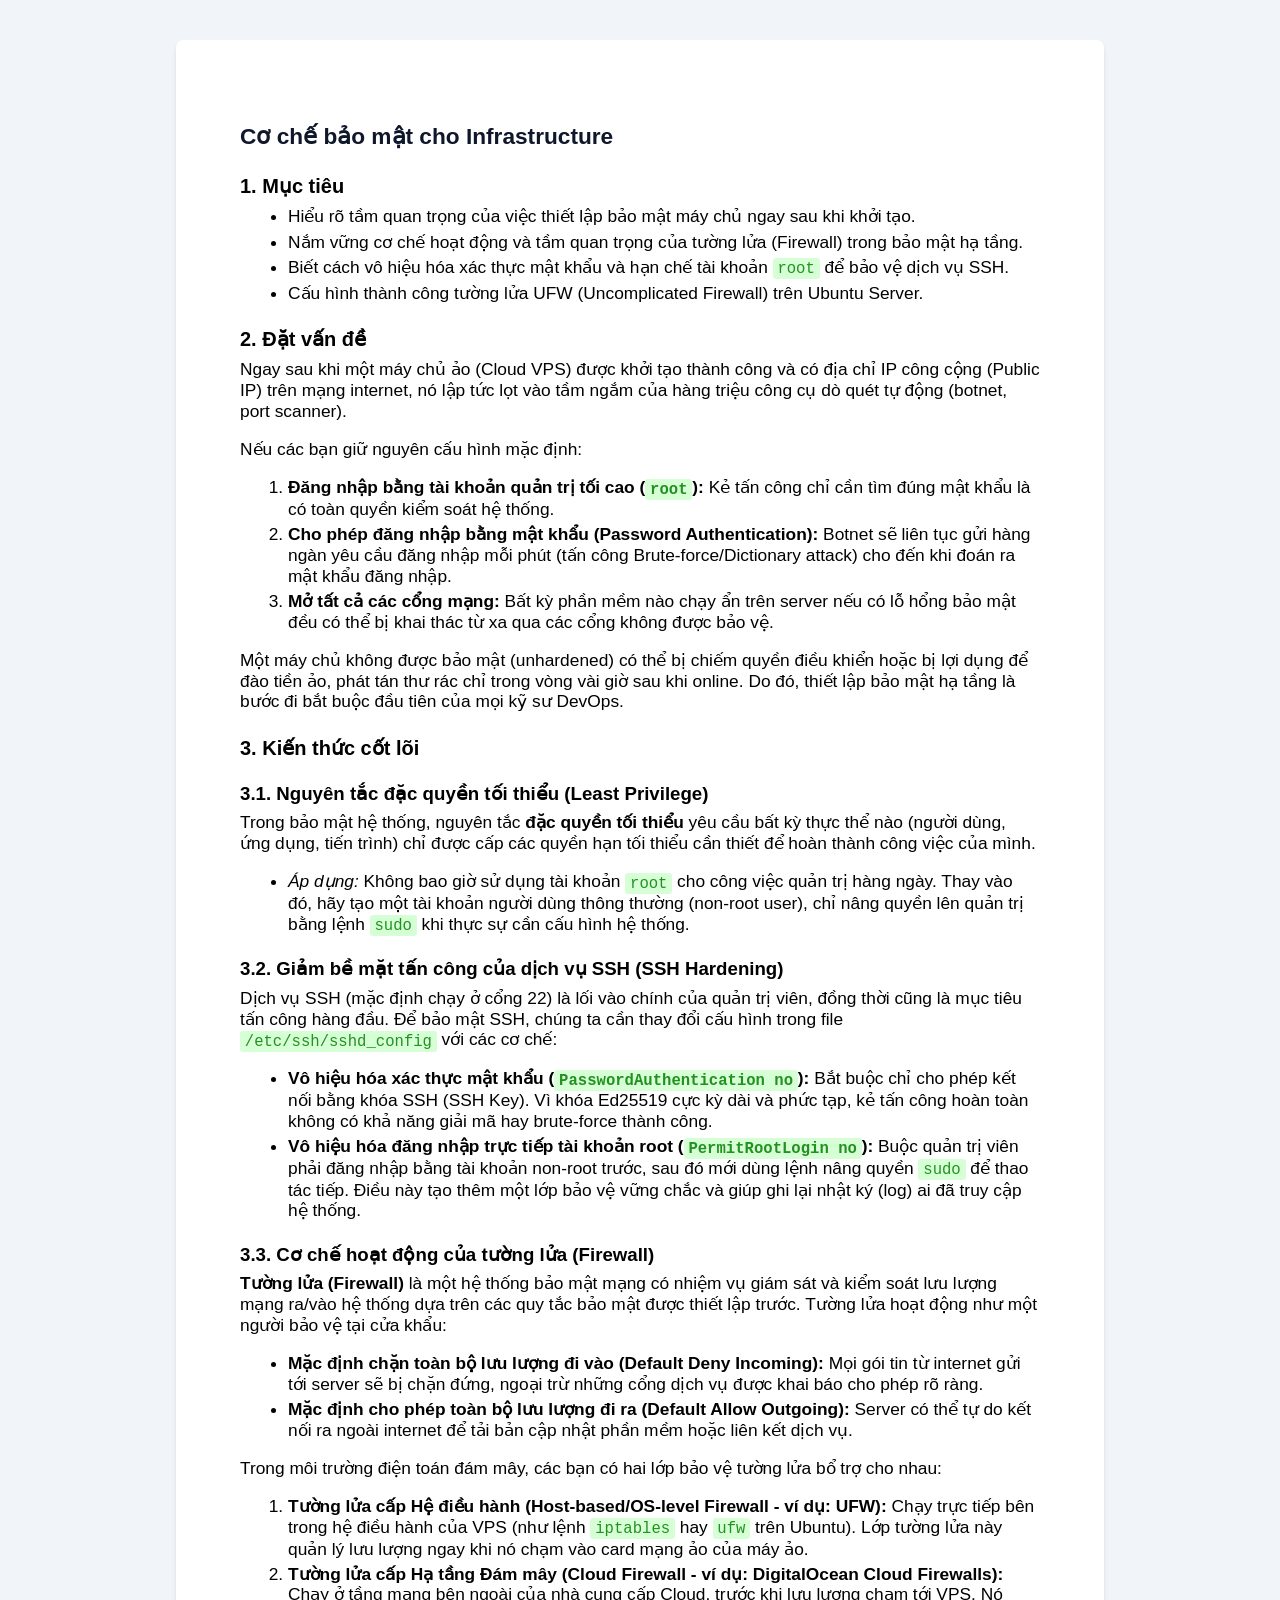
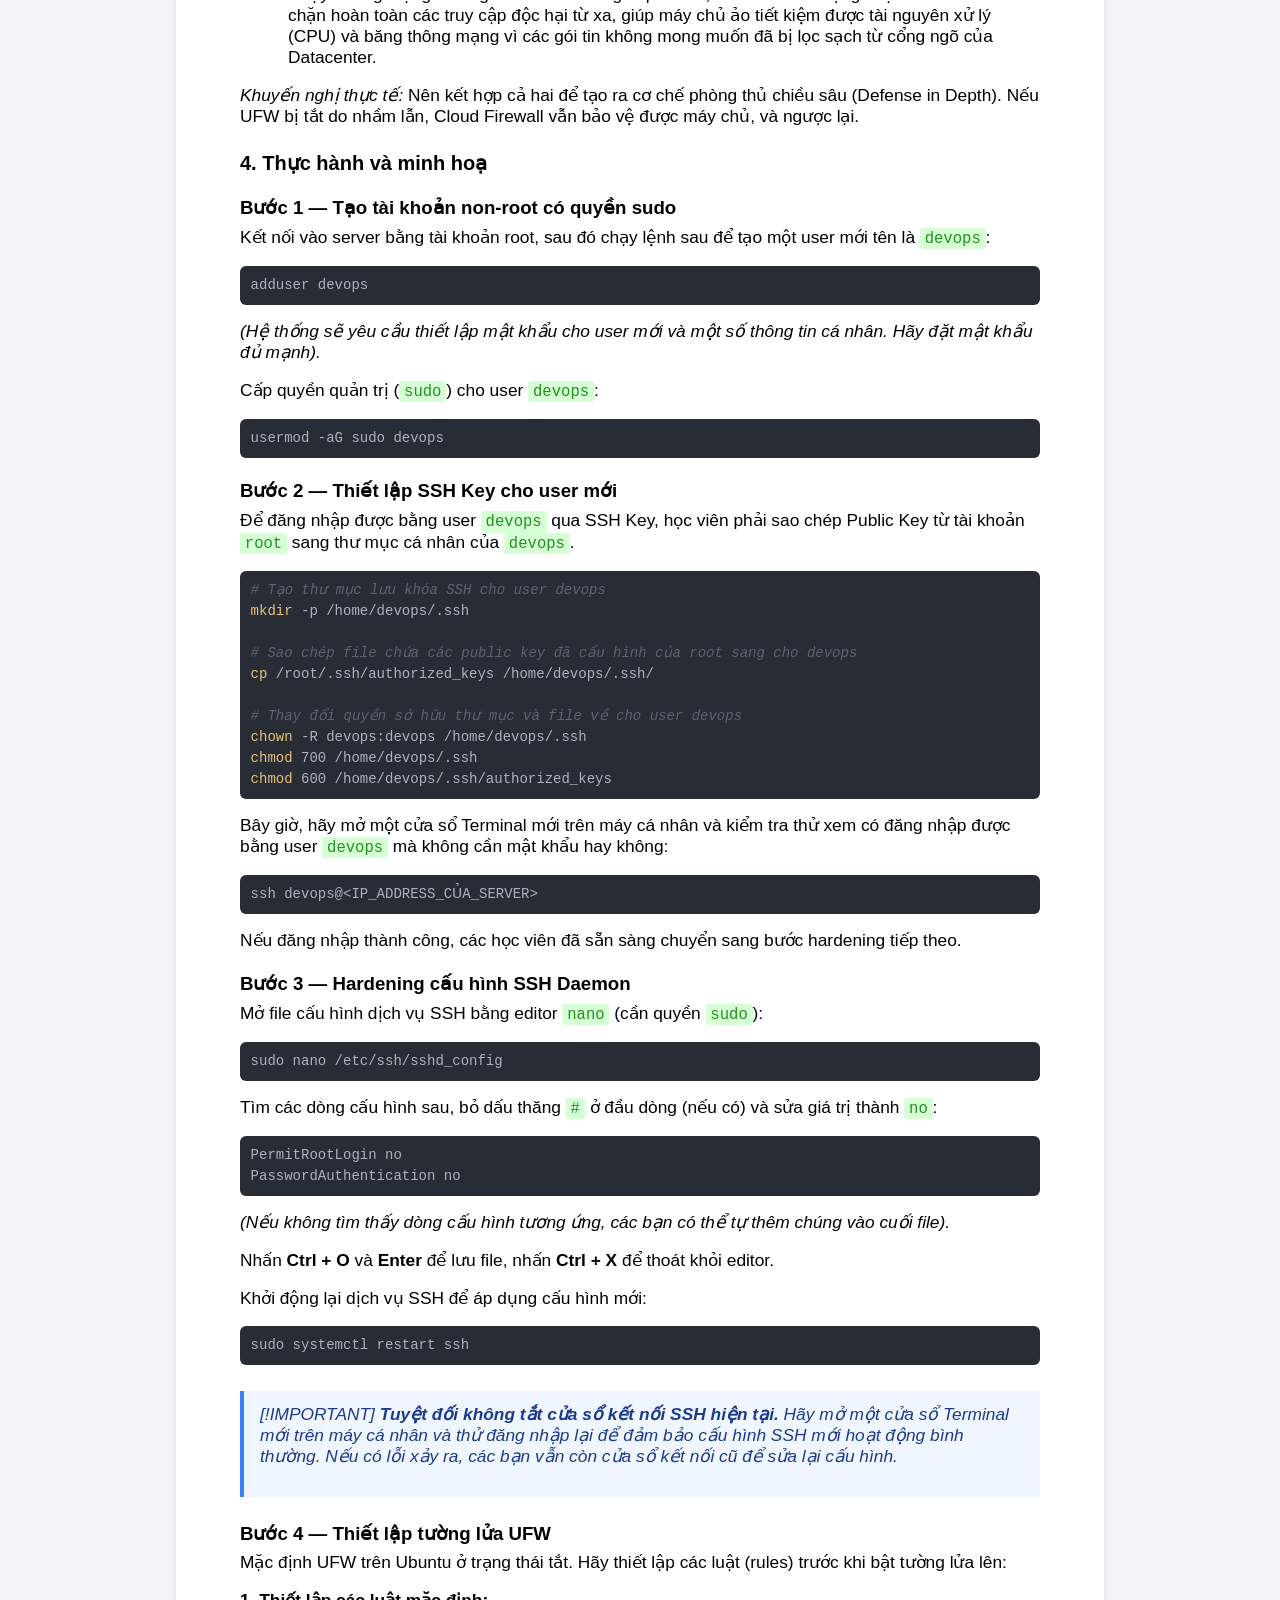
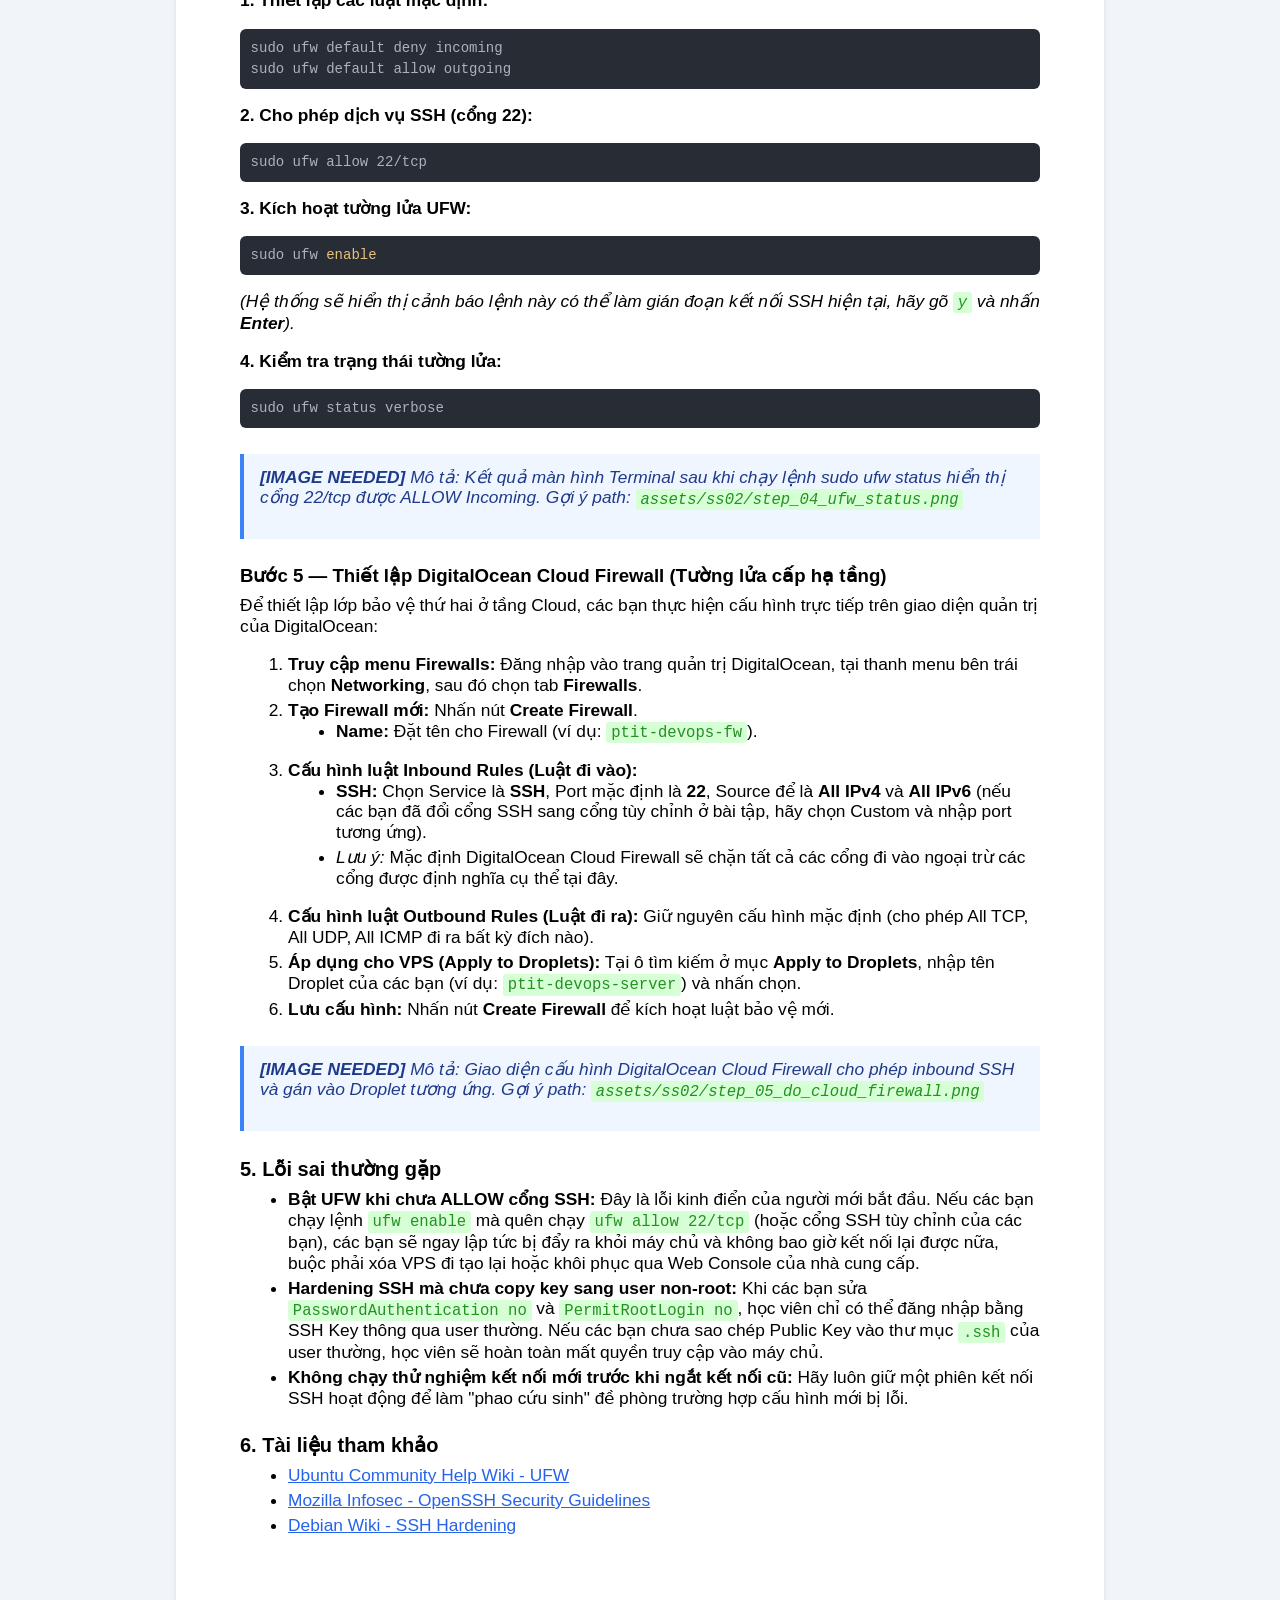
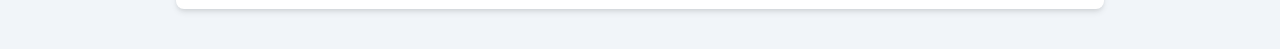
<file: workspace/sessions/ss2/html/session_02_lesson_03.html>
<!DOCTYPE html>
<html>

<head>
    <meta charset="utf-8">
    <title>Exported Document</title>
    <style>
        body {
            padding: 2rem;
            background-color: #f1f5f9;
            display: flex;
            justify-content: center;
            font-family: system-ui, -apple-system, sans-serif;
        }

        .container {
            background-color: #ffffff;
            max-width: 800px;
            width: 100%;
            padding: 3.5rem 4rem;
            box-shadow: 0 4px 6px -1px rgba(0, 0, 0, 0.1), 0 2px 4px -1px rgba(0, 0, 0, 0.06);
            border-radius: 8px;
        }
    </style>
</head>

<body>
    <div class="container">
        <h1
            style="font-family: Arial, sans-serif; font-size: 22.6667px; color: rgb(15, 23, 42); background-color: rgba(0, 0, 0, 0); font-weight: 700; font-style: normal; text-decoration-line: none; text-decoration: none; line-height: 27.2px; margin-top: 27.2px; margin-bottom: 9.06667px; margin-left: 0px; margin-right: 0px; padding-top: 0px; padding-bottom: 0px; padding-left: 0px; padding-right: 0px; border-left-width: 0px; border-left-style: none; border-left-color: rgb(15, 23, 42); border-top-width: 0px; border-top-style: none; border-top-color: rgb(15, 23, 42); border-right-width: 0px; border-right-style: none; border-right-color: rgb(15, 23, 42); border-bottom-width: 0px; border-bottom-style: none; border-bottom-color: rgb(15, 23, 42); border-radius: 0px; ">
            Cơ chế bảo mật cho Infrastructure</h1>
        <!-- section: objectives -->
        <h2
            style="font-family: Arial, sans-serif; font-size: 20px; color: rgb(0, 0, 0); background-color: rgba(0, 0, 0, 0); font-weight: 700; font-style: normal; text-decoration-line: none; text-decoration: none; line-height: 24px; margin-top: 24px; margin-bottom: 8px; margin-left: 0px; margin-right: 0px; padding-top: 0px; padding-bottom: 0px; padding-left: 0px; padding-right: 0px; border-left-width: 0px; border-left-style: none; border-left-color: rgb(0, 0, 0); border-top-width: 0px; border-top-style: none; border-top-color: rgb(0, 0, 0); border-right-width: 0px; border-right-style: none; border-right-color: rgb(0, 0, 0); border-bottom-width: 0px; border-bottom-style: none; border-bottom-color: rgb(0, 0, 0); border-radius: 0px; ">
            1. Mục tiêu</h2>
        <ul
            style="font-family: Arial, sans-serif; font-size: 17.3333px; color: rgb(0, 0, 0); background-color: rgba(0, 0, 0, 0); font-weight: 400; font-style: normal; text-decoration-line: none; text-decoration: none; line-height: 20.8px; margin-top: 0px; margin-bottom: 17.3333px; margin-left: 0px; margin-right: 0px; padding-top: 0px; padding-bottom: 0px; padding-left: 24px; padding-right: 0px; border-left-width: 0px; border-left-style: none; border-left-color: rgb(0, 0, 0); border-top-width: 0px; border-top-style: none; border-top-color: rgb(0, 0, 0); border-right-width: 0px; border-right-style: none; border-right-color: rgb(0, 0, 0); border-bottom-width: 0px; border-bottom-style: none; border-bottom-color: rgb(0, 0, 0); border-radius: 0px; list-style-type: disc; margin-left: 1.5rem; ">
            <li
                style="font-family: Arial, sans-serif; font-size: 17.3333px; color: rgb(0, 0, 0); background-color: rgba(0, 0, 0, 0); font-weight: 400; font-style: normal; text-decoration-line: none; text-decoration: none; line-height: 20.8px; margin-top: 0px; margin-bottom: 4.33333px; margin-left: 0px; margin-right: 0px; padding-top: 0px; padding-bottom: 0px; padding-left: 0px; padding-right: 0px; border-left-width: 0px; border-left-style: none; border-left-color: rgb(0, 0, 0); border-top-width: 0px; border-top-style: none; border-top-color: rgb(0, 0, 0); border-right-width: 0px; border-right-style: none; border-right-color: rgb(0, 0, 0); border-bottom-width: 0px; border-bottom-style: none; border-bottom-color: rgb(0, 0, 0); border-radius: 0px; display: list-item; ">
                Hiểu rõ tầm quan trọng của việc thiết lập bảo mật máy chủ ngay sau khi khởi tạo.</li>
            <li
                style="font-family: Arial, sans-serif; font-size: 17.3333px; color: rgb(0, 0, 0); background-color: rgba(0, 0, 0, 0); font-weight: 400; font-style: normal; text-decoration-line: none; text-decoration: none; line-height: 20.8px; margin-top: 0px; margin-bottom: 4.33333px; margin-left: 0px; margin-right: 0px; padding-top: 0px; padding-bottom: 0px; padding-left: 0px; padding-right: 0px; border-left-width: 0px; border-left-style: none; border-left-color: rgb(0, 0, 0); border-top-width: 0px; border-top-style: none; border-top-color: rgb(0, 0, 0); border-right-width: 0px; border-right-style: none; border-right-color: rgb(0, 0, 0); border-bottom-width: 0px; border-bottom-style: none; border-bottom-color: rgb(0, 0, 0); border-radius: 0px; display: list-item; ">
                Nắm vững cơ chế hoạt động và tầm quan trọng của tường lửa (Firewall) trong bảo mật hạ tầng.</li>
            <li
                style="font-family: Arial, sans-serif; font-size: 17.3333px; color: rgb(0, 0, 0); background-color: rgba(0, 0, 0, 0); font-weight: 400; font-style: normal; text-decoration-line: none; text-decoration: none; line-height: 20.8px; margin-top: 0px; margin-bottom: 4.33333px; margin-left: 0px; margin-right: 0px; padding-top: 0px; padding-bottom: 0px; padding-left: 0px; padding-right: 0px; border-left-width: 0px; border-left-style: none; border-left-color: rgb(0, 0, 0); border-top-width: 0px; border-top-style: none; border-top-color: rgb(0, 0, 0); border-right-width: 0px; border-right-style: none; border-right-color: rgb(0, 0, 0); border-bottom-width: 0px; border-bottom-style: none; border-bottom-color: rgb(0, 0, 0); border-radius: 0px; display: list-item; ">
                Biết cách vô hiệu hóa xác thực mật khẩu và hạn chế tài khoản <code
                    style="font-family: &quot;Courier New&quot;, monospace; font-size: 15.6px; color: rgb(35, 145, 33); background-color: rgb(215, 255, 214); font-weight: 400; font-style: normal; text-decoration-line: none; text-decoration: none; line-height: 18.72px; margin-top: 0px; margin-bottom: 0px; margin-left: 0px; margin-right: 0px; padding-top: 1.6px; padding-bottom: 1.6px; padding-left: 4.8px; padding-right: 4.8px; border-left-width: 0px; border-left-style: none; border-left-color: rgb(35, 145, 33); border-top-width: 0px; border-top-style: none; border-top-color: rgb(35, 145, 33); border-right-width: 0px; border-right-style: none; border-right-color: rgb(35, 145, 33); border-bottom-width: 0px; border-bottom-style: none; border-bottom-color: rgb(35, 145, 33); border-radius: 3px; ">root</code>
                để bảo vệ dịch vụ SSH.</li>
            <li
                style="font-family: Arial, sans-serif; font-size: 17.3333px; color: rgb(0, 0, 0); background-color: rgba(0, 0, 0, 0); font-weight: 400; font-style: normal; text-decoration-line: none; text-decoration: none; line-height: 20.8px; margin-top: 0px; margin-bottom: 4.33333px; margin-left: 0px; margin-right: 0px; padding-top: 0px; padding-bottom: 0px; padding-left: 0px; padding-right: 0px; border-left-width: 0px; border-left-style: none; border-left-color: rgb(0, 0, 0); border-top-width: 0px; border-top-style: none; border-top-color: rgb(0, 0, 0); border-right-width: 0px; border-right-style: none; border-right-color: rgb(0, 0, 0); border-bottom-width: 0px; border-bottom-style: none; border-bottom-color: rgb(0, 0, 0); border-radius: 0px; display: list-item; ">
                Cấu hình thành công tường lửa UFW (Uncomplicated Firewall) trên Ubuntu Server.</li>
        </ul>
        <!-- section: problem -->
        <h2
            style="font-family: Arial, sans-serif; font-size: 20px; color: rgb(0, 0, 0); background-color: rgba(0, 0, 0, 0); font-weight: 700; font-style: normal; text-decoration-line: none; text-decoration: none; line-height: 24px; margin-top: 24px; margin-bottom: 8px; margin-left: 0px; margin-right: 0px; padding-top: 0px; padding-bottom: 0px; padding-left: 0px; padding-right: 0px; border-left-width: 0px; border-left-style: none; border-left-color: rgb(0, 0, 0); border-top-width: 0px; border-top-style: none; border-top-color: rgb(0, 0, 0); border-right-width: 0px; border-right-style: none; border-right-color: rgb(0, 0, 0); border-bottom-width: 0px; border-bottom-style: none; border-bottom-color: rgb(0, 0, 0); border-radius: 0px; ">
            2. Đặt vấn đề</h2>
        <p
            style="font-family: Arial, sans-serif; font-size: 17.3333px; color: rgb(0, 0, 0); background-color: rgba(0, 0, 0, 0); font-weight: 400; font-style: normal; text-decoration-line: none; text-decoration: none; line-height: 20.8px; margin-top: 0px; margin-bottom: 17.3333px; margin-left: 0px; margin-right: 0px; padding-top: 0px; padding-bottom: 0px; padding-left: 0px; padding-right: 0px; border-left-width: 0px; border-left-style: none; border-left-color: rgb(0, 0, 0); border-top-width: 0px; border-top-style: none; border-top-color: rgb(0, 0, 0); border-right-width: 0px; border-right-style: none; border-right-color: rgb(0, 0, 0); border-bottom-width: 0px; border-bottom-style: none; border-bottom-color: rgb(0, 0, 0); border-radius: 0px; ">
            Ngay sau khi một máy chủ ảo (Cloud VPS) được khởi tạo thành công và có địa chỉ IP công cộng (Public IP) trên
            mạng internet, nó lập tức lọt vào tầm ngắm của hàng triệu công cụ dò quét tự động (botnet, port scanner).
        </p>
        <p
            style="font-family: Arial, sans-serif; font-size: 17.3333px; color: rgb(0, 0, 0); background-color: rgba(0, 0, 0, 0); font-weight: 400; font-style: normal; text-decoration-line: none; text-decoration: none; line-height: 20.8px; margin-top: 0px; margin-bottom: 17.3333px; margin-left: 0px; margin-right: 0px; padding-top: 0px; padding-bottom: 0px; padding-left: 0px; padding-right: 0px; border-left-width: 0px; border-left-style: none; border-left-color: rgb(0, 0, 0); border-top-width: 0px; border-top-style: none; border-top-color: rgb(0, 0, 0); border-right-width: 0px; border-right-style: none; border-right-color: rgb(0, 0, 0); border-bottom-width: 0px; border-bottom-style: none; border-bottom-color: rgb(0, 0, 0); border-radius: 0px; ">
            Nếu các bạn giữ nguyên cấu hình mặc định:</p>
        <ol
            style="font-family: Arial, sans-serif; font-size: 17.3333px; color: rgb(0, 0, 0); background-color: rgba(0, 0, 0, 0); font-weight: 400; font-style: normal; text-decoration-line: none; text-decoration: none; line-height: 20.8px; margin-top: 0px; margin-bottom: 17.3333px; margin-left: 0px; margin-right: 0px; padding-top: 0px; padding-bottom: 0px; padding-left: 24px; padding-right: 0px; border-left-width: 0px; border-left-style: none; border-left-color: rgb(0, 0, 0); border-top-width: 0px; border-top-style: none; border-top-color: rgb(0, 0, 0); border-right-width: 0px; border-right-style: none; border-right-color: rgb(0, 0, 0); border-bottom-width: 0px; border-bottom-style: none; border-bottom-color: rgb(0, 0, 0); border-radius: 0px; list-style-type: decimal; margin-left: 1.5rem; ">
            <li
                style="font-family: Arial, sans-serif; font-size: 17.3333px; color: rgb(0, 0, 0); background-color: rgba(0, 0, 0, 0); font-weight: 400; font-style: normal; text-decoration-line: none; text-decoration: none; line-height: 20.8px; margin-top: 0px; margin-bottom: 4.33333px; margin-left: 0px; margin-right: 0px; padding-top: 0px; padding-bottom: 0px; padding-left: 0px; padding-right: 0px; border-left-width: 0px; border-left-style: none; border-left-color: rgb(0, 0, 0); border-top-width: 0px; border-top-style: none; border-top-color: rgb(0, 0, 0); border-right-width: 0px; border-right-style: none; border-right-color: rgb(0, 0, 0); border-bottom-width: 0px; border-bottom-style: none; border-bottom-color: rgb(0, 0, 0); border-radius: 0px; display: list-item; ">
                <strong
                    style="font-family: Arial, sans-serif; font-size: 17.3333px; color: rgb(0, 0, 0); background-color: rgba(0, 0, 0, 0); font-weight: 700; font-style: normal; text-decoration-line: none; text-decoration: none; line-height: 20.8px; margin-top: 0px; margin-bottom: 0px; margin-left: 0px; margin-right: 0px; padding-top: 0px; padding-bottom: 0px; padding-left: 0px; padding-right: 0px; border-left-width: 0px; border-left-style: none; border-left-color: rgb(0, 0, 0); border-top-width: 0px; border-top-style: none; border-top-color: rgb(0, 0, 0); border-right-width: 0px; border-right-style: none; border-right-color: rgb(0, 0, 0); border-bottom-width: 0px; border-bottom-style: none; border-bottom-color: rgb(0, 0, 0); border-radius: 0px; ">Đăng
                    nhập bằng tài khoản quản trị tối cao (<code
                        style="font-family: &quot;Courier New&quot;, monospace; font-size: 15.6px; color: rgb(35, 145, 33); background-color: rgb(215, 255, 214); font-weight: 700; font-style: normal; text-decoration-line: none; text-decoration: none; line-height: 18.72px; margin-top: 0px; margin-bottom: 0px; margin-left: 0px; margin-right: 0px; padding-top: 1.6px; padding-bottom: 1.6px; padding-left: 4.8px; padding-right: 4.8px; border-left-width: 0px; border-left-style: none; border-left-color: rgb(35, 145, 33); border-top-width: 0px; border-top-style: none; border-top-color: rgb(35, 145, 33); border-right-width: 0px; border-right-style: none; border-right-color: rgb(35, 145, 33); border-bottom-width: 0px; border-bottom-style: none; border-bottom-color: rgb(35, 145, 33); border-radius: 3px; ">root</code>):</strong>
                Kẻ tấn công chỉ cần tìm đúng mật khẩu là có toàn quyền kiểm soát hệ thống.
            </li>
            <li
                style="font-family: Arial, sans-serif; font-size: 17.3333px; color: rgb(0, 0, 0); background-color: rgba(0, 0, 0, 0); font-weight: 400; font-style: normal; text-decoration-line: none; text-decoration: none; line-height: 20.8px; margin-top: 0px; margin-bottom: 4.33333px; margin-left: 0px; margin-right: 0px; padding-top: 0px; padding-bottom: 0px; padding-left: 0px; padding-right: 0px; border-left-width: 0px; border-left-style: none; border-left-color: rgb(0, 0, 0); border-top-width: 0px; border-top-style: none; border-top-color: rgb(0, 0, 0); border-right-width: 0px; border-right-style: none; border-right-color: rgb(0, 0, 0); border-bottom-width: 0px; border-bottom-style: none; border-bottom-color: rgb(0, 0, 0); border-radius: 0px; display: list-item; ">
                <strong
                    style="font-family: Arial, sans-serif; font-size: 17.3333px; color: rgb(0, 0, 0); background-color: rgba(0, 0, 0, 0); font-weight: 700; font-style: normal; text-decoration-line: none; text-decoration: none; line-height: 20.8px; margin-top: 0px; margin-bottom: 0px; margin-left: 0px; margin-right: 0px; padding-top: 0px; padding-bottom: 0px; padding-left: 0px; padding-right: 0px; border-left-width: 0px; border-left-style: none; border-left-color: rgb(0, 0, 0); border-top-width: 0px; border-top-style: none; border-top-color: rgb(0, 0, 0); border-right-width: 0px; border-right-style: none; border-right-color: rgb(0, 0, 0); border-bottom-width: 0px; border-bottom-style: none; border-bottom-color: rgb(0, 0, 0); border-radius: 0px; ">Cho
                    phép đăng nhập bằng mật khẩu (Password Authentication):</strong> Botnet sẽ liên tục gửi hàng ngàn
                yêu cầu đăng nhập mỗi phút (tấn công Brute-force/Dictionary attack) cho đến khi đoán ra mật khẩu đăng
                nhập.
            </li>
            <li
                style="font-family: Arial, sans-serif; font-size: 17.3333px; color: rgb(0, 0, 0); background-color: rgba(0, 0, 0, 0); font-weight: 400; font-style: normal; text-decoration-line: none; text-decoration: none; line-height: 20.8px; margin-top: 0px; margin-bottom: 4.33333px; margin-left: 0px; margin-right: 0px; padding-top: 0px; padding-bottom: 0px; padding-left: 0px; padding-right: 0px; border-left-width: 0px; border-left-style: none; border-left-color: rgb(0, 0, 0); border-top-width: 0px; border-top-style: none; border-top-color: rgb(0, 0, 0); border-right-width: 0px; border-right-style: none; border-right-color: rgb(0, 0, 0); border-bottom-width: 0px; border-bottom-style: none; border-bottom-color: rgb(0, 0, 0); border-radius: 0px; display: list-item; ">
                <strong
                    style="font-family: Arial, sans-serif; font-size: 17.3333px; color: rgb(0, 0, 0); background-color: rgba(0, 0, 0, 0); font-weight: 700; font-style: normal; text-decoration-line: none; text-decoration: none; line-height: 20.8px; margin-top: 0px; margin-bottom: 0px; margin-left: 0px; margin-right: 0px; padding-top: 0px; padding-bottom: 0px; padding-left: 0px; padding-right: 0px; border-left-width: 0px; border-left-style: none; border-left-color: rgb(0, 0, 0); border-top-width: 0px; border-top-style: none; border-top-color: rgb(0, 0, 0); border-right-width: 0px; border-right-style: none; border-right-color: rgb(0, 0, 0); border-bottom-width: 0px; border-bottom-style: none; border-bottom-color: rgb(0, 0, 0); border-radius: 0px; ">Mở
                    tất cả các cổng mạng:</strong> Bất kỳ phần mềm nào chạy ẩn trên server nếu có lỗ hổng bảo mật đều có
                thể bị khai thác từ xa qua các cổng không được bảo vệ.
            </li>
        </ol>
        <p
            style="font-family: Arial, sans-serif; font-size: 17.3333px; color: rgb(0, 0, 0); background-color: rgba(0, 0, 0, 0); font-weight: 400; font-style: normal; text-decoration-line: none; text-decoration: none; line-height: 20.8px; margin-top: 0px; margin-bottom: 17.3333px; margin-left: 0px; margin-right: 0px; padding-top: 0px; padding-bottom: 0px; padding-left: 0px; padding-right: 0px; border-left-width: 0px; border-left-style: none; border-left-color: rgb(0, 0, 0); border-top-width: 0px; border-top-style: none; border-top-color: rgb(0, 0, 0); border-right-width: 0px; border-right-style: none; border-right-color: rgb(0, 0, 0); border-bottom-width: 0px; border-bottom-style: none; border-bottom-color: rgb(0, 0, 0); border-radius: 0px; ">
            Một máy chủ không được bảo mật (unhardened) có thể bị chiếm quyền điều khiển hoặc bị lợi dụng để đào tiền
            ảo, phát tán thư rác chỉ trong vòng vài giờ sau khi online. Do đó, thiết lập bảo mật hạ tầng là bước đi bắt
            buộc đầu tiên của mọi kỹ sư DevOps.</p>
        <!-- section: core -->
        <h2
            style="font-family: Arial, sans-serif; font-size: 20px; color: rgb(0, 0, 0); background-color: rgba(0, 0, 0, 0); font-weight: 700; font-style: normal; text-decoration-line: none; text-decoration: none; line-height: 24px; margin-top: 24px; margin-bottom: 8px; margin-left: 0px; margin-right: 0px; padding-top: 0px; padding-bottom: 0px; padding-left: 0px; padding-right: 0px; border-left-width: 0px; border-left-style: none; border-left-color: rgb(0, 0, 0); border-top-width: 0px; border-top-style: none; border-top-color: rgb(0, 0, 0); border-right-width: 0px; border-right-style: none; border-right-color: rgb(0, 0, 0); border-bottom-width: 0px; border-bottom-style: none; border-bottom-color: rgb(0, 0, 0); border-radius: 0px; ">
            3. Kiến thức cốt lõi</h2>
        <h3
            style="font-family: Arial, sans-serif; font-size: 18.6667px; color: rgb(0, 0, 0); background-color: rgba(0, 0, 0, 0); font-weight: 700; font-style: normal; text-decoration-line: none; text-decoration: none; line-height: 22.4px; margin-top: 22.4px; margin-bottom: 7.46667px; margin-left: 0px; margin-right: 0px; padding-top: 0px; padding-bottom: 0px; padding-left: 0px; padding-right: 0px; border-left-width: 0px; border-left-style: none; border-left-color: rgb(0, 0, 0); border-top-width: 0px; border-top-style: none; border-top-color: rgb(0, 0, 0); border-right-width: 0px; border-right-style: none; border-right-color: rgb(0, 0, 0); border-bottom-width: 0px; border-bottom-style: none; border-bottom-color: rgb(0, 0, 0); border-radius: 0px; ">
            3.1. Nguyên tắc đặc quyền tối thiểu (Least Privilege)</h3>
        <p
            style="font-family: Arial, sans-serif; font-size: 17.3333px; color: rgb(0, 0, 0); background-color: rgba(0, 0, 0, 0); font-weight: 400; font-style: normal; text-decoration-line: none; text-decoration: none; line-height: 20.8px; margin-top: 0px; margin-bottom: 17.3333px; margin-left: 0px; margin-right: 0px; padding-top: 0px; padding-bottom: 0px; padding-left: 0px; padding-right: 0px; border-left-width: 0px; border-left-style: none; border-left-color: rgb(0, 0, 0); border-top-width: 0px; border-top-style: none; border-top-color: rgb(0, 0, 0); border-right-width: 0px; border-right-style: none; border-right-color: rgb(0, 0, 0); border-bottom-width: 0px; border-bottom-style: none; border-bottom-color: rgb(0, 0, 0); border-radius: 0px; ">
            Trong bảo mật hệ thống, nguyên tắc <strong
                style="font-family: Arial, sans-serif; font-size: 17.3333px; color: rgb(0, 0, 0); background-color: rgba(0, 0, 0, 0); font-weight: 700; font-style: normal; text-decoration-line: none; text-decoration: none; line-height: 20.8px; margin-top: 0px; margin-bottom: 0px; margin-left: 0px; margin-right: 0px; padding-top: 0px; padding-bottom: 0px; padding-left: 0px; padding-right: 0px; border-left-width: 0px; border-left-style: none; border-left-color: rgb(0, 0, 0); border-top-width: 0px; border-top-style: none; border-top-color: rgb(0, 0, 0); border-right-width: 0px; border-right-style: none; border-right-color: rgb(0, 0, 0); border-bottom-width: 0px; border-bottom-style: none; border-bottom-color: rgb(0, 0, 0); border-radius: 0px; ">đặc
                quyền tối thiểu</strong> yêu cầu bất kỳ thực thể nào (người dùng, ứng dụng, tiến trình) chỉ được cấp các
            quyền hạn tối thiểu cần thiết để hoàn thành công việc của mình.</p>
        <ul
            style="font-family: Arial, sans-serif; font-size: 17.3333px; color: rgb(0, 0, 0); background-color: rgba(0, 0, 0, 0); font-weight: 400; font-style: normal; text-decoration-line: none; text-decoration: none; line-height: 20.8px; margin-top: 0px; margin-bottom: 17.3333px; margin-left: 0px; margin-right: 0px; padding-top: 0px; padding-bottom: 0px; padding-left: 24px; padding-right: 0px; border-left-width: 0px; border-left-style: none; border-left-color: rgb(0, 0, 0); border-top-width: 0px; border-top-style: none; border-top-color: rgb(0, 0, 0); border-right-width: 0px; border-right-style: none; border-right-color: rgb(0, 0, 0); border-bottom-width: 0px; border-bottom-style: none; border-bottom-color: rgb(0, 0, 0); border-radius: 0px; list-style-type: disc; margin-left: 1.5rem; ">
            <li
                style="font-family: Arial, sans-serif; font-size: 17.3333px; color: rgb(0, 0, 0); background-color: rgba(0, 0, 0, 0); font-weight: 400; font-style: normal; text-decoration-line: none; text-decoration: none; line-height: 20.8px; margin-top: 0px; margin-bottom: 4.33333px; margin-left: 0px; margin-right: 0px; padding-top: 0px; padding-bottom: 0px; padding-left: 0px; padding-right: 0px; border-left-width: 0px; border-left-style: none; border-left-color: rgb(0, 0, 0); border-top-width: 0px; border-top-style: none; border-top-color: rgb(0, 0, 0); border-right-width: 0px; border-right-style: none; border-right-color: rgb(0, 0, 0); border-bottom-width: 0px; border-bottom-style: none; border-bottom-color: rgb(0, 0, 0); border-radius: 0px; display: list-item; ">
                <em
                    style="font-family: Arial, sans-serif; font-size: 17.3333px; color: rgb(0, 0, 0); background-color: rgba(0, 0, 0, 0); font-weight: 400; font-style: italic; text-decoration-line: none; text-decoration: none; line-height: 20.8px; margin-top: 0px; margin-bottom: 0px; margin-left: 0px; margin-right: 0px; padding-top: 0px; padding-bottom: 0px; padding-left: 0px; padding-right: 0px; border-left-width: 0px; border-left-style: none; border-left-color: rgb(0, 0, 0); border-top-width: 0px; border-top-style: none; border-top-color: rgb(0, 0, 0); border-right-width: 0px; border-right-style: none; border-right-color: rgb(0, 0, 0); border-bottom-width: 0px; border-bottom-style: none; border-bottom-color: rgb(0, 0, 0); border-radius: 0px; ">Áp
                    dụng:</em> Không bao giờ sử dụng tài khoản <code
                    style="font-family: &quot;Courier New&quot;, monospace; font-size: 15.6px; color: rgb(35, 145, 33); background-color: rgb(215, 255, 214); font-weight: 400; font-style: normal; text-decoration-line: none; text-decoration: none; line-height: 18.72px; margin-top: 0px; margin-bottom: 0px; margin-left: 0px; margin-right: 0px; padding-top: 1.6px; padding-bottom: 1.6px; padding-left: 4.8px; padding-right: 4.8px; border-left-width: 0px; border-left-style: none; border-left-color: rgb(35, 145, 33); border-top-width: 0px; border-top-style: none; border-top-color: rgb(35, 145, 33); border-right-width: 0px; border-right-style: none; border-right-color: rgb(35, 145, 33); border-bottom-width: 0px; border-bottom-style: none; border-bottom-color: rgb(35, 145, 33); border-radius: 3px; ">root</code>
                cho công việc quản trị hàng ngày. Thay vào đó, hãy tạo một tài khoản người dùng thông thường (non-root
                user), chỉ nâng quyền lên quản trị bằng lệnh <code
                    style="font-family: &quot;Courier New&quot;, monospace; font-size: 15.6px; color: rgb(35, 145, 33); background-color: rgb(215, 255, 214); font-weight: 400; font-style: normal; text-decoration-line: none; text-decoration: none; line-height: 18.72px; margin-top: 0px; margin-bottom: 0px; margin-left: 0px; margin-right: 0px; padding-top: 1.6px; padding-bottom: 1.6px; padding-left: 4.8px; padding-right: 4.8px; border-left-width: 0px; border-left-style: none; border-left-color: rgb(35, 145, 33); border-top-width: 0px; border-top-style: none; border-top-color: rgb(35, 145, 33); border-right-width: 0px; border-right-style: none; border-right-color: rgb(35, 145, 33); border-bottom-width: 0px; border-bottom-style: none; border-bottom-color: rgb(35, 145, 33); border-radius: 3px; ">sudo</code>
                khi thực sự cần cấu hình hệ thống.
            </li>
        </ul>
        <h3
            style="font-family: Arial, sans-serif; font-size: 18.6667px; color: rgb(0, 0, 0); background-color: rgba(0, 0, 0, 0); font-weight: 700; font-style: normal; text-decoration-line: none; text-decoration: none; line-height: 22.4px; margin-top: 22.4px; margin-bottom: 7.46667px; margin-left: 0px; margin-right: 0px; padding-top: 0px; padding-bottom: 0px; padding-left: 0px; padding-right: 0px; border-left-width: 0px; border-left-style: none; border-left-color: rgb(0, 0, 0); border-top-width: 0px; border-top-style: none; border-top-color: rgb(0, 0, 0); border-right-width: 0px; border-right-style: none; border-right-color: rgb(0, 0, 0); border-bottom-width: 0px; border-bottom-style: none; border-bottom-color: rgb(0, 0, 0); border-radius: 0px; ">
            3.2. Giảm bề mặt tấn công của dịch vụ SSH (SSH Hardening)</h3>
        <p
            style="font-family: Arial, sans-serif; font-size: 17.3333px; color: rgb(0, 0, 0); background-color: rgba(0, 0, 0, 0); font-weight: 400; font-style: normal; text-decoration-line: none; text-decoration: none; line-height: 20.8px; margin-top: 0px; margin-bottom: 17.3333px; margin-left: 0px; margin-right: 0px; padding-top: 0px; padding-bottom: 0px; padding-left: 0px; padding-right: 0px; border-left-width: 0px; border-left-style: none; border-left-color: rgb(0, 0, 0); border-top-width: 0px; border-top-style: none; border-top-color: rgb(0, 0, 0); border-right-width: 0px; border-right-style: none; border-right-color: rgb(0, 0, 0); border-bottom-width: 0px; border-bottom-style: none; border-bottom-color: rgb(0, 0, 0); border-radius: 0px; ">
            Dịch vụ SSH (mặc định chạy ở cổng 22) là lối vào chính của quản trị viên, đồng thời cũng là mục tiêu tấn
            công hàng đầu. Để bảo mật SSH, chúng ta cần thay đổi cấu hình trong file <code
                style="font-family: &quot;Courier New&quot;, monospace; font-size: 15.6px; color: rgb(35, 145, 33); background-color: rgb(215, 255, 214); font-weight: 400; font-style: normal; text-decoration-line: none; text-decoration: none; line-height: 18.72px; margin-top: 0px; margin-bottom: 0px; margin-left: 0px; margin-right: 0px; padding-top: 1.6px; padding-bottom: 1.6px; padding-left: 4.8px; padding-right: 4.8px; border-left-width: 0px; border-left-style: none; border-left-color: rgb(35, 145, 33); border-top-width: 0px; border-top-style: none; border-top-color: rgb(35, 145, 33); border-right-width: 0px; border-right-style: none; border-right-color: rgb(35, 145, 33); border-bottom-width: 0px; border-bottom-style: none; border-bottom-color: rgb(35, 145, 33); border-radius: 3px; ">/etc/ssh/sshd_config</code>
            với các cơ chế:</p>
        <ul
            style="font-family: Arial, sans-serif; font-size: 17.3333px; color: rgb(0, 0, 0); background-color: rgba(0, 0, 0, 0); font-weight: 400; font-style: normal; text-decoration-line: none; text-decoration: none; line-height: 20.8px; margin-top: 0px; margin-bottom: 17.3333px; margin-left: 0px; margin-right: 0px; padding-top: 0px; padding-bottom: 0px; padding-left: 24px; padding-right: 0px; border-left-width: 0px; border-left-style: none; border-left-color: rgb(0, 0, 0); border-top-width: 0px; border-top-style: none; border-top-color: rgb(0, 0, 0); border-right-width: 0px; border-right-style: none; border-right-color: rgb(0, 0, 0); border-bottom-width: 0px; border-bottom-style: none; border-bottom-color: rgb(0, 0, 0); border-radius: 0px; list-style-type: disc; margin-left: 1.5rem; ">
            <li
                style="font-family: Arial, sans-serif; font-size: 17.3333px; color: rgb(0, 0, 0); background-color: rgba(0, 0, 0, 0); font-weight: 400; font-style: normal; text-decoration-line: none; text-decoration: none; line-height: 20.8px; margin-top: 0px; margin-bottom: 4.33333px; margin-left: 0px; margin-right: 0px; padding-top: 0px; padding-bottom: 0px; padding-left: 0px; padding-right: 0px; border-left-width: 0px; border-left-style: none; border-left-color: rgb(0, 0, 0); border-top-width: 0px; border-top-style: none; border-top-color: rgb(0, 0, 0); border-right-width: 0px; border-right-style: none; border-right-color: rgb(0, 0, 0); border-bottom-width: 0px; border-bottom-style: none; border-bottom-color: rgb(0, 0, 0); border-radius: 0px; display: list-item; ">
                <strong
                    style="font-family: Arial, sans-serif; font-size: 17.3333px; color: rgb(0, 0, 0); background-color: rgba(0, 0, 0, 0); font-weight: 700; font-style: normal; text-decoration-line: none; text-decoration: none; line-height: 20.8px; margin-top: 0px; margin-bottom: 0px; margin-left: 0px; margin-right: 0px; padding-top: 0px; padding-bottom: 0px; padding-left: 0px; padding-right: 0px; border-left-width: 0px; border-left-style: none; border-left-color: rgb(0, 0, 0); border-top-width: 0px; border-top-style: none; border-top-color: rgb(0, 0, 0); border-right-width: 0px; border-right-style: none; border-right-color: rgb(0, 0, 0); border-bottom-width: 0px; border-bottom-style: none; border-bottom-color: rgb(0, 0, 0); border-radius: 0px; ">Vô
                    hiệu hóa xác thực mật khẩu (<code
                        style="font-family: &quot;Courier New&quot;, monospace; font-size: 15.6px; color: rgb(35, 145, 33); background-color: rgb(215, 255, 214); font-weight: 700; font-style: normal; text-decoration-line: none; text-decoration: none; line-height: 18.72px; margin-top: 0px; margin-bottom: 0px; margin-left: 0px; margin-right: 0px; padding-top: 1.6px; padding-bottom: 1.6px; padding-left: 4.8px; padding-right: 4.8px; border-left-width: 0px; border-left-style: none; border-left-color: rgb(35, 145, 33); border-top-width: 0px; border-top-style: none; border-top-color: rgb(35, 145, 33); border-right-width: 0px; border-right-style: none; border-right-color: rgb(35, 145, 33); border-bottom-width: 0px; border-bottom-style: none; border-bottom-color: rgb(35, 145, 33); border-radius: 3px; ">PasswordAuthentication no</code>):</strong>
                Bắt buộc chỉ cho phép kết nối bằng khóa SSH (SSH Key). Vì khóa Ed25519 cực kỳ dài và phức tạp, kẻ tấn
                công hoàn toàn không có khả năng giải mã hay brute-force thành công.
            </li>
            <li
                style="font-family: Arial, sans-serif; font-size: 17.3333px; color: rgb(0, 0, 0); background-color: rgba(0, 0, 0, 0); font-weight: 400; font-style: normal; text-decoration-line: none; text-decoration: none; line-height: 20.8px; margin-top: 0px; margin-bottom: 4.33333px; margin-left: 0px; margin-right: 0px; padding-top: 0px; padding-bottom: 0px; padding-left: 0px; padding-right: 0px; border-left-width: 0px; border-left-style: none; border-left-color: rgb(0, 0, 0); border-top-width: 0px; border-top-style: none; border-top-color: rgb(0, 0, 0); border-right-width: 0px; border-right-style: none; border-right-color: rgb(0, 0, 0); border-bottom-width: 0px; border-bottom-style: none; border-bottom-color: rgb(0, 0, 0); border-radius: 0px; display: list-item; ">
                <strong
                    style="font-family: Arial, sans-serif; font-size: 17.3333px; color: rgb(0, 0, 0); background-color: rgba(0, 0, 0, 0); font-weight: 700; font-style: normal; text-decoration-line: none; text-decoration: none; line-height: 20.8px; margin-top: 0px; margin-bottom: 0px; margin-left: 0px; margin-right: 0px; padding-top: 0px; padding-bottom: 0px; padding-left: 0px; padding-right: 0px; border-left-width: 0px; border-left-style: none; border-left-color: rgb(0, 0, 0); border-top-width: 0px; border-top-style: none; border-top-color: rgb(0, 0, 0); border-right-width: 0px; border-right-style: none; border-right-color: rgb(0, 0, 0); border-bottom-width: 0px; border-bottom-style: none; border-bottom-color: rgb(0, 0, 0); border-radius: 0px; ">Vô
                    hiệu hóa đăng nhập trực tiếp tài khoản root (<code
                        style="font-family: &quot;Courier New&quot;, monospace; font-size: 15.6px; color: rgb(35, 145, 33); background-color: rgb(215, 255, 214); font-weight: 700; font-style: normal; text-decoration-line: none; text-decoration: none; line-height: 18.72px; margin-top: 0px; margin-bottom: 0px; margin-left: 0px; margin-right: 0px; padding-top: 1.6px; padding-bottom: 1.6px; padding-left: 4.8px; padding-right: 4.8px; border-left-width: 0px; border-left-style: none; border-left-color: rgb(35, 145, 33); border-top-width: 0px; border-top-style: none; border-top-color: rgb(35, 145, 33); border-right-width: 0px; border-right-style: none; border-right-color: rgb(35, 145, 33); border-bottom-width: 0px; border-bottom-style: none; border-bottom-color: rgb(35, 145, 33); border-radius: 3px; ">PermitRootLogin no</code>):</strong>
                Buộc quản trị viên phải đăng nhập bằng tài khoản non-root trước, sau đó mới dùng lệnh nâng quyền <code
                    style="font-family: &quot;Courier New&quot;, monospace; font-size: 15.6px; color: rgb(35, 145, 33); background-color: rgb(215, 255, 214); font-weight: 400; font-style: normal; text-decoration-line: none; text-decoration: none; line-height: 18.72px; margin-top: 0px; margin-bottom: 0px; margin-left: 0px; margin-right: 0px; padding-top: 1.6px; padding-bottom: 1.6px; padding-left: 4.8px; padding-right: 4.8px; border-left-width: 0px; border-left-style: none; border-left-color: rgb(35, 145, 33); border-top-width: 0px; border-top-style: none; border-top-color: rgb(35, 145, 33); border-right-width: 0px; border-right-style: none; border-right-color: rgb(35, 145, 33); border-bottom-width: 0px; border-bottom-style: none; border-bottom-color: rgb(35, 145, 33); border-radius: 3px; ">sudo</code>
                để thao tác tiếp. Điều này tạo thêm một lớp bảo vệ vững chắc và giúp ghi lại nhật ký (log) ai đã truy
                cập hệ thống.
            </li>
        </ul>
        <h3
            style="font-family: Arial, sans-serif; font-size: 18.6667px; color: rgb(0, 0, 0); background-color: rgba(0, 0, 0, 0); font-weight: 700; font-style: normal; text-decoration-line: none; text-decoration: none; line-height: 22.4px; margin-top: 22.4px; margin-bottom: 7.46667px; margin-left: 0px; margin-right: 0px; padding-top: 0px; padding-bottom: 0px; padding-left: 0px; padding-right: 0px; border-left-width: 0px; border-left-style: none; border-left-color: rgb(0, 0, 0); border-top-width: 0px; border-top-style: none; border-top-color: rgb(0, 0, 0); border-right-width: 0px; border-right-style: none; border-right-color: rgb(0, 0, 0); border-bottom-width: 0px; border-bottom-style: none; border-bottom-color: rgb(0, 0, 0); border-radius: 0px; ">
            3.3. Cơ chế hoạt động của tường lửa (Firewall)</h3>
        <p
            style="font-family: Arial, sans-serif; font-size: 17.3333px; color: rgb(0, 0, 0); background-color: rgba(0, 0, 0, 0); font-weight: 400; font-style: normal; text-decoration-line: none; text-decoration: none; line-height: 20.8px; margin-top: 0px; margin-bottom: 17.3333px; margin-left: 0px; margin-right: 0px; padding-top: 0px; padding-bottom: 0px; padding-left: 0px; padding-right: 0px; border-left-width: 0px; border-left-style: none; border-left-color: rgb(0, 0, 0); border-top-width: 0px; border-top-style: none; border-top-color: rgb(0, 0, 0); border-right-width: 0px; border-right-style: none; border-right-color: rgb(0, 0, 0); border-bottom-width: 0px; border-bottom-style: none; border-bottom-color: rgb(0, 0, 0); border-radius: 0px; ">
            <strong
                style="font-family: Arial, sans-serif; font-size: 17.3333px; color: rgb(0, 0, 0); background-color: rgba(0, 0, 0, 0); font-weight: 700; font-style: normal; text-decoration-line: none; text-decoration: none; line-height: 20.8px; margin-top: 0px; margin-bottom: 0px; margin-left: 0px; margin-right: 0px; padding-top: 0px; padding-bottom: 0px; padding-left: 0px; padding-right: 0px; border-left-width: 0px; border-left-style: none; border-left-color: rgb(0, 0, 0); border-top-width: 0px; border-top-style: none; border-top-color: rgb(0, 0, 0); border-right-width: 0px; border-right-style: none; border-right-color: rgb(0, 0, 0); border-bottom-width: 0px; border-bottom-style: none; border-bottom-color: rgb(0, 0, 0); border-radius: 0px; ">Tường
                lửa (Firewall)</strong> là một hệ thống bảo mật mạng có nhiệm vụ giám sát và kiểm soát lưu lượng mạng
            ra/vào hệ thống dựa trên các quy tắc bảo mật được thiết lập trước.
            Tường lửa hoạt động như một người bảo vệ tại cửa khẩu:
        </p>
        <ul
            style="font-family: Arial, sans-serif; font-size: 17.3333px; color: rgb(0, 0, 0); background-color: rgba(0, 0, 0, 0); font-weight: 400; font-style: normal; text-decoration-line: none; text-decoration: none; line-height: 20.8px; margin-top: 0px; margin-bottom: 17.3333px; margin-left: 0px; margin-right: 0px; padding-top: 0px; padding-bottom: 0px; padding-left: 24px; padding-right: 0px; border-left-width: 0px; border-left-style: none; border-left-color: rgb(0, 0, 0); border-top-width: 0px; border-top-style: none; border-top-color: rgb(0, 0, 0); border-right-width: 0px; border-right-style: none; border-right-color: rgb(0, 0, 0); border-bottom-width: 0px; border-bottom-style: none; border-bottom-color: rgb(0, 0, 0); border-radius: 0px; list-style-type: disc; margin-left: 1.5rem; ">
            <li
                style="font-family: Arial, sans-serif; font-size: 17.3333px; color: rgb(0, 0, 0); background-color: rgba(0, 0, 0, 0); font-weight: 400; font-style: normal; text-decoration-line: none; text-decoration: none; line-height: 20.8px; margin-top: 0px; margin-bottom: 4.33333px; margin-left: 0px; margin-right: 0px; padding-top: 0px; padding-bottom: 0px; padding-left: 0px; padding-right: 0px; border-left-width: 0px; border-left-style: none; border-left-color: rgb(0, 0, 0); border-top-width: 0px; border-top-style: none; border-top-color: rgb(0, 0, 0); border-right-width: 0px; border-right-style: none; border-right-color: rgb(0, 0, 0); border-bottom-width: 0px; border-bottom-style: none; border-bottom-color: rgb(0, 0, 0); border-radius: 0px; display: list-item; ">
                <strong
                    style="font-family: Arial, sans-serif; font-size: 17.3333px; color: rgb(0, 0, 0); background-color: rgba(0, 0, 0, 0); font-weight: 700; font-style: normal; text-decoration-line: none; text-decoration: none; line-height: 20.8px; margin-top: 0px; margin-bottom: 0px; margin-left: 0px; margin-right: 0px; padding-top: 0px; padding-bottom: 0px; padding-left: 0px; padding-right: 0px; border-left-width: 0px; border-left-style: none; border-left-color: rgb(0, 0, 0); border-top-width: 0px; border-top-style: none; border-top-color: rgb(0, 0, 0); border-right-width: 0px; border-right-style: none; border-right-color: rgb(0, 0, 0); border-bottom-width: 0px; border-bottom-style: none; border-bottom-color: rgb(0, 0, 0); border-radius: 0px; ">Mặc
                    định chặn toàn bộ lưu lượng đi vào (Default Deny Incoming):</strong> Mọi gói tin từ internet gửi tới
                server sẽ bị chặn đứng, ngoại trừ những cổng dịch vụ được khai báo cho phép rõ ràng.
            </li>
            <li
                style="font-family: Arial, sans-serif; font-size: 17.3333px; color: rgb(0, 0, 0); background-color: rgba(0, 0, 0, 0); font-weight: 400; font-style: normal; text-decoration-line: none; text-decoration: none; line-height: 20.8px; margin-top: 0px; margin-bottom: 4.33333px; margin-left: 0px; margin-right: 0px; padding-top: 0px; padding-bottom: 0px; padding-left: 0px; padding-right: 0px; border-left-width: 0px; border-left-style: none; border-left-color: rgb(0, 0, 0); border-top-width: 0px; border-top-style: none; border-top-color: rgb(0, 0, 0); border-right-width: 0px; border-right-style: none; border-right-color: rgb(0, 0, 0); border-bottom-width: 0px; border-bottom-style: none; border-bottom-color: rgb(0, 0, 0); border-radius: 0px; display: list-item; ">
                <strong
                    style="font-family: Arial, sans-serif; font-size: 17.3333px; color: rgb(0, 0, 0); background-color: rgba(0, 0, 0, 0); font-weight: 700; font-style: normal; text-decoration-line: none; text-decoration: none; line-height: 20.8px; margin-top: 0px; margin-bottom: 0px; margin-left: 0px; margin-right: 0px; padding-top: 0px; padding-bottom: 0px; padding-left: 0px; padding-right: 0px; border-left-width: 0px; border-left-style: none; border-left-color: rgb(0, 0, 0); border-top-width: 0px; border-top-style: none; border-top-color: rgb(0, 0, 0); border-right-width: 0px; border-right-style: none; border-right-color: rgb(0, 0, 0); border-bottom-width: 0px; border-bottom-style: none; border-bottom-color: rgb(0, 0, 0); border-radius: 0px; ">Mặc
                    định cho phép toàn bộ lưu lượng đi ra (Default Allow Outgoing):</strong> Server có thể tự do kết nối
                ra ngoài internet để tải bản cập nhật phần mềm hoặc liên kết dịch vụ.
            </li>
        </ul>
        <p
            style="font-family: Arial, sans-serif; font-size: 17.3333px; color: rgb(0, 0, 0); background-color: rgba(0, 0, 0, 0); font-weight: 400; font-style: normal; text-decoration-line: none; text-decoration: none; line-height: 20.8px; margin-top: 0px; margin-bottom: 17.3333px; margin-left: 0px; margin-right: 0px; padding-top: 0px; padding-bottom: 0px; padding-left: 0px; padding-right: 0px; border-left-width: 0px; border-left-style: none; border-left-color: rgb(0, 0, 0); border-top-width: 0px; border-top-style: none; border-top-color: rgb(0, 0, 0); border-right-width: 0px; border-right-style: none; border-right-color: rgb(0, 0, 0); border-bottom-width: 0px; border-bottom-style: none; border-bottom-color: rgb(0, 0, 0); border-radius: 0px; ">
            Trong môi trường điện toán đám mây, các bạn có hai lớp bảo vệ tường lửa bổ trợ cho nhau:</p>
        <ol
            style="font-family: Arial, sans-serif; font-size: 17.3333px; color: rgb(0, 0, 0); background-color: rgba(0, 0, 0, 0); font-weight: 400; font-style: normal; text-decoration-line: none; text-decoration: none; line-height: 20.8px; margin-top: 0px; margin-bottom: 17.3333px; margin-left: 0px; margin-right: 0px; padding-top: 0px; padding-bottom: 0px; padding-left: 24px; padding-right: 0px; border-left-width: 0px; border-left-style: none; border-left-color: rgb(0, 0, 0); border-top-width: 0px; border-top-style: none; border-top-color: rgb(0, 0, 0); border-right-width: 0px; border-right-style: none; border-right-color: rgb(0, 0, 0); border-bottom-width: 0px; border-bottom-style: none; border-bottom-color: rgb(0, 0, 0); border-radius: 0px; list-style-type: decimal; margin-left: 1.5rem; ">
            <li
                style="font-family: Arial, sans-serif; font-size: 17.3333px; color: rgb(0, 0, 0); background-color: rgba(0, 0, 0, 0); font-weight: 400; font-style: normal; text-decoration-line: none; text-decoration: none; line-height: 20.8px; margin-top: 0px; margin-bottom: 4.33333px; margin-left: 0px; margin-right: 0px; padding-top: 0px; padding-bottom: 0px; padding-left: 0px; padding-right: 0px; border-left-width: 0px; border-left-style: none; border-left-color: rgb(0, 0, 0); border-top-width: 0px; border-top-style: none; border-top-color: rgb(0, 0, 0); border-right-width: 0px; border-right-style: none; border-right-color: rgb(0, 0, 0); border-bottom-width: 0px; border-bottom-style: none; border-bottom-color: rgb(0, 0, 0); border-radius: 0px; display: list-item; ">
                <strong
                    style="font-family: Arial, sans-serif; font-size: 17.3333px; color: rgb(0, 0, 0); background-color: rgba(0, 0, 0, 0); font-weight: 700; font-style: normal; text-decoration-line: none; text-decoration: none; line-height: 20.8px; margin-top: 0px; margin-bottom: 0px; margin-left: 0px; margin-right: 0px; padding-top: 0px; padding-bottom: 0px; padding-left: 0px; padding-right: 0px; border-left-width: 0px; border-left-style: none; border-left-color: rgb(0, 0, 0); border-top-width: 0px; border-top-style: none; border-top-color: rgb(0, 0, 0); border-right-width: 0px; border-right-style: none; border-right-color: rgb(0, 0, 0); border-bottom-width: 0px; border-bottom-style: none; border-bottom-color: rgb(0, 0, 0); border-radius: 0px; ">Tường
                    lửa cấp Hệ điều hành (Host-based/OS-level Firewall - ví dụ: UFW):</strong> Chạy trực tiếp bên trong
                hệ điều hành của VPS (như lệnh <code
                    style="font-family: &quot;Courier New&quot;, monospace; font-size: 15.6px; color: rgb(35, 145, 33); background-color: rgb(215, 255, 214); font-weight: 400; font-style: normal; text-decoration-line: none; text-decoration: none; line-height: 18.72px; margin-top: 0px; margin-bottom: 0px; margin-left: 0px; margin-right: 0px; padding-top: 1.6px; padding-bottom: 1.6px; padding-left: 4.8px; padding-right: 4.8px; border-left-width: 0px; border-left-style: none; border-left-color: rgb(35, 145, 33); border-top-width: 0px; border-top-style: none; border-top-color: rgb(35, 145, 33); border-right-width: 0px; border-right-style: none; border-right-color: rgb(35, 145, 33); border-bottom-width: 0px; border-bottom-style: none; border-bottom-color: rgb(35, 145, 33); border-radius: 3px; ">iptables</code>
                hay <code
                    style="font-family: &quot;Courier New&quot;, monospace; font-size: 15.6px; color: rgb(35, 145, 33); background-color: rgb(215, 255, 214); font-weight: 400; font-style: normal; text-decoration-line: none; text-decoration: none; line-height: 18.72px; margin-top: 0px; margin-bottom: 0px; margin-left: 0px; margin-right: 0px; padding-top: 1.6px; padding-bottom: 1.6px; padding-left: 4.8px; padding-right: 4.8px; border-left-width: 0px; border-left-style: none; border-left-color: rgb(35, 145, 33); border-top-width: 0px; border-top-style: none; border-top-color: rgb(35, 145, 33); border-right-width: 0px; border-right-style: none; border-right-color: rgb(35, 145, 33); border-bottom-width: 0px; border-bottom-style: none; border-bottom-color: rgb(35, 145, 33); border-radius: 3px; ">ufw</code>
                trên Ubuntu). Lớp tường lửa này quản lý lưu lượng ngay khi nó chạm vào card mạng ảo của máy ảo.
            </li>
            <li
                style="font-family: Arial, sans-serif; font-size: 17.3333px; color: rgb(0, 0, 0); background-color: rgba(0, 0, 0, 0); font-weight: 400; font-style: normal; text-decoration-line: none; text-decoration: none; line-height: 20.8px; margin-top: 0px; margin-bottom: 4.33333px; margin-left: 0px; margin-right: 0px; padding-top: 0px; padding-bottom: 0px; padding-left: 0px; padding-right: 0px; border-left-width: 0px; border-left-style: none; border-left-color: rgb(0, 0, 0); border-top-width: 0px; border-top-style: none; border-top-color: rgb(0, 0, 0); border-right-width: 0px; border-right-style: none; border-right-color: rgb(0, 0, 0); border-bottom-width: 0px; border-bottom-style: none; border-bottom-color: rgb(0, 0, 0); border-radius: 0px; display: list-item; ">
                <strong
                    style="font-family: Arial, sans-serif; font-size: 17.3333px; color: rgb(0, 0, 0); background-color: rgba(0, 0, 0, 0); font-weight: 700; font-style: normal; text-decoration-line: none; text-decoration: none; line-height: 20.8px; margin-top: 0px; margin-bottom: 0px; margin-left: 0px; margin-right: 0px; padding-top: 0px; padding-bottom: 0px; padding-left: 0px; padding-right: 0px; border-left-width: 0px; border-left-style: none; border-left-color: rgb(0, 0, 0); border-top-width: 0px; border-top-style: none; border-top-color: rgb(0, 0, 0); border-right-width: 0px; border-right-style: none; border-right-color: rgb(0, 0, 0); border-bottom-width: 0px; border-bottom-style: none; border-bottom-color: rgb(0, 0, 0); border-radius: 0px; ">Tường
                    lửa cấp Hạ tầng Đám mây (Cloud Firewall - ví dụ: DigitalOcean Cloud Firewalls):</strong> Chạy ở tầng
                mạng bên ngoài của nhà cung cấp Cloud, trước khi lưu lượng chạm tới VPS. Nó chặn hoàn toàn các truy cập
                độc hại từ xa, giúp máy chủ ảo tiết kiệm được tài nguyên xử lý (CPU) và băng thông mạng vì các gói tin
                không mong muốn đã bị lọc sạch từ cổng ngõ của Datacenter.
            </li>
        </ol>
        <p
            style="font-family: Arial, sans-serif; font-size: 17.3333px; color: rgb(0, 0, 0); background-color: rgba(0, 0, 0, 0); font-weight: 400; font-style: normal; text-decoration-line: none; text-decoration: none; line-height: 20.8px; margin-top: 0px; margin-bottom: 17.3333px; margin-left: 0px; margin-right: 0px; padding-top: 0px; padding-bottom: 0px; padding-left: 0px; padding-right: 0px; border-left-width: 0px; border-left-style: none; border-left-color: rgb(0, 0, 0); border-top-width: 0px; border-top-style: none; border-top-color: rgb(0, 0, 0); border-right-width: 0px; border-right-style: none; border-right-color: rgb(0, 0, 0); border-bottom-width: 0px; border-bottom-style: none; border-bottom-color: rgb(0, 0, 0); border-radius: 0px; ">
            <em
                style="font-family: Arial, sans-serif; font-size: 17.3333px; color: rgb(0, 0, 0); background-color: rgba(0, 0, 0, 0); font-weight: 400; font-style: italic; text-decoration-line: none; text-decoration: none; line-height: 20.8px; margin-top: 0px; margin-bottom: 0px; margin-left: 0px; margin-right: 0px; padding-top: 0px; padding-bottom: 0px; padding-left: 0px; padding-right: 0px; border-left-width: 0px; border-left-style: none; border-left-color: rgb(0, 0, 0); border-top-width: 0px; border-top-style: none; border-top-color: rgb(0, 0, 0); border-right-width: 0px; border-right-style: none; border-right-color: rgb(0, 0, 0); border-bottom-width: 0px; border-bottom-style: none; border-bottom-color: rgb(0, 0, 0); border-radius: 0px; ">Khuyến
                nghị thực tế:</em> Nên kết hợp cả hai để tạo ra cơ chế phòng thủ chiều sâu (Defense in Depth). Nếu UFW
            bị tắt do nhầm lẫn, Cloud Firewall vẫn bảo vệ được máy chủ, và ngược lại.
        </p>
        <!-- section: practice -->
        <h2
            style="font-family: Arial, sans-serif; font-size: 20px; color: rgb(0, 0, 0); background-color: rgba(0, 0, 0, 0); font-weight: 700; font-style: normal; text-decoration-line: none; text-decoration: none; line-height: 24px; margin-top: 24px; margin-bottom: 8px; margin-left: 0px; margin-right: 0px; padding-top: 0px; padding-bottom: 0px; padding-left: 0px; padding-right: 0px; border-left-width: 0px; border-left-style: none; border-left-color: rgb(0, 0, 0); border-top-width: 0px; border-top-style: none; border-top-color: rgb(0, 0, 0); border-right-width: 0px; border-right-style: none; border-right-color: rgb(0, 0, 0); border-bottom-width: 0px; border-bottom-style: none; border-bottom-color: rgb(0, 0, 0); border-radius: 0px; ">
            4. Thực hành và minh hoạ</h2>
        <h3
            style="font-family: Arial, sans-serif; font-size: 18.6667px; color: rgb(0, 0, 0); background-color: rgba(0, 0, 0, 0); font-weight: 700; font-style: normal; text-decoration-line: none; text-decoration: none; line-height: 22.4px; margin-top: 22.4px; margin-bottom: 7.46667px; margin-left: 0px; margin-right: 0px; padding-top: 0px; padding-bottom: 0px; padding-left: 0px; padding-right: 0px; border-left-width: 0px; border-left-style: none; border-left-color: rgb(0, 0, 0); border-top-width: 0px; border-top-style: none; border-top-color: rgb(0, 0, 0); border-right-width: 0px; border-right-style: none; border-right-color: rgb(0, 0, 0); border-bottom-width: 0px; border-bottom-style: none; border-bottom-color: rgb(0, 0, 0); border-radius: 0px; ">
            Bước 1 — Tạo tài khoản non-root có quyền sudo</h3>
        <p
            style="font-family: Arial, sans-serif; font-size: 17.3333px; color: rgb(0, 0, 0); background-color: rgba(0, 0, 0, 0); font-weight: 400; font-style: normal; text-decoration-line: none; text-decoration: none; line-height: 20.8px; margin-top: 0px; margin-bottom: 17.3333px; margin-left: 0px; margin-right: 0px; padding-top: 0px; padding-bottom: 0px; padding-left: 0px; padding-right: 0px; border-left-width: 0px; border-left-style: none; border-left-color: rgb(0, 0, 0); border-top-width: 0px; border-top-style: none; border-top-color: rgb(0, 0, 0); border-right-width: 0px; border-right-style: none; border-right-color: rgb(0, 0, 0); border-bottom-width: 0px; border-bottom-style: none; border-bottom-color: rgb(0, 0, 0); border-radius: 0px; ">
            Kết nối vào server bằng tài khoản root, sau đó chạy lệnh sau để tạo một user mới tên là <code
                style="font-family: &quot;Courier New&quot;, monospace; font-size: 15.6px; color: rgb(35, 145, 33); background-color: rgb(215, 255, 214); font-weight: 400; font-style: normal; text-decoration-line: none; text-decoration: none; line-height: 18.72px; margin-top: 0px; margin-bottom: 0px; margin-left: 0px; margin-right: 0px; padding-top: 1.6px; padding-bottom: 1.6px; padding-left: 4.8px; padding-right: 4.8px; border-left-width: 0px; border-left-style: none; border-left-color: rgb(35, 145, 33); border-top-width: 0px; border-top-style: none; border-top-color: rgb(35, 145, 33); border-right-width: 0px; border-right-style: none; border-right-color: rgb(35, 145, 33); border-bottom-width: 0px; border-bottom-style: none; border-bottom-color: rgb(35, 145, 33); border-radius: 3px; ">devops</code>:
        </p>
        <table
            style="background-color: rgb(40, 44, 52); width: 100%; border-collapse: collapse; border: 1px solid #444c56; margin: 1em 0; border-radius: 6px; overflow: hidden;">
            <tr
                style="font-family: Arial, sans-serif; font-size: 17.3333px; color: rgb(0, 0, 0); background-color: rgba(0, 0, 0, 0); font-weight: 400; font-style: normal; text-decoration-line: none; text-decoration: none; line-height: 20.8px; margin-top: 0px; margin-bottom: 0px; margin-left: 0px; margin-right: 0px; padding-top: 0px; padding-bottom: 0px; padding-left: 0px; padding-right: 0px; border-left-width: 0px; border-left-style: none; border-left-color: rgb(68, 76, 86); border-top-width: 0px; border-top-style: none; border-top-color: rgb(68, 76, 86); border-right-width: 0px; border-right-style: none; border-right-color: rgb(68, 76, 86); border-bottom-width: 0px; border-bottom-style: none; border-bottom-color: rgb(68, 76, 86); border-radius: 0px; ">
                <td
                    style="font-family: Arial, sans-serif; font-size: 17.3333px; color: rgb(0, 0, 0); background-color: rgb(40, 44, 52); font-weight: 400; font-style: normal; text-decoration-line: none; text-decoration: none; line-height: 20.8px; margin-top: 0px; margin-bottom: 0px; margin-left: 0px; margin-right: 0px; padding-top: 8px; padding-bottom: 8px; padding-left: 9.6px; padding-right: 9.6px; border-left-width: 0px; border-left-style: none; border-left-color: rgb(0, 0, 0); border-top-width: 0px; border-top-style: none; border-top-color: rgb(0, 0, 0); border-right-width: 0px; border-right-style: none; border-right-color: rgb(0, 0, 0); border-bottom-width: 0px; border-bottom-style: none; border-bottom-color: rgb(0, 0, 0); border-radius: 0px; ">
                    <p
                        style="font-family: &quot;Courier New&quot;, monospace; font-size: 14px; color: rgb(171, 178, 191); background-color: rgba(0, 0, 0, 0); font-weight: 400; font-style: normal; text-decoration-line: none; text-decoration: none; line-height: 21px; margin-top: 0px; margin-bottom: 0px; margin-left: 0px; margin-right: 0px; padding-top: 0px; padding-bottom: 0px; padding-left: 0px; padding-right: 0px; border-left-width: 0px; border-left-style: none; border-left-color: rgb(171, 178, 191); border-top-width: 0px; border-top-style: none; border-top-color: rgb(171, 178, 191); border-right-width: 0px; border-right-style: none; border-right-color: rgb(171, 178, 191); border-bottom-width: 0px; border-bottom-style: none; border-bottom-color: rgb(171, 178, 191); border-radius: 0px; ">
                        <span
                            style="font-family: &quot;Courier New&quot;, monospace; font-size: 14px; color: rgb(171, 178, 191); background-color: rgba(0, 0, 0, 0); font-weight: 400; font-style: normal; text-decoration-line: none; text-decoration: none; line-height: 21px; margin-top: 0px; margin-bottom: 0px; margin-left: 0px; margin-right: 0px; padding-top: 0px; padding-bottom: 0px; padding-left: 0px; padding-right: 0px; border-left-width: 0px; border-left-style: none; border-left-color: rgb(171, 178, 191); border-top-width: 0px; border-top-style: none; border-top-color: rgb(171, 178, 191); border-right-width: 0px; border-right-style: none; border-right-color: rgb(171, 178, 191); border-bottom-width: 0px; border-bottom-style: none; border-bottom-color: rgb(171, 178, 191); border-radius: 0px; ">adduser
                            devops<br
                                style="font-family: &quot;Courier New&quot;, monospace; font-size: 14px; color: rgb(171, 178, 191); background-color: rgba(0, 0, 0, 0); font-weight: 400; font-style: normal; text-decoration-line: none; text-decoration: none; line-height: 21px; margin-top: 0px; margin-bottom: 0px; margin-left: 0px; margin-right: 0px; padding-top: 0px; padding-bottom: 0px; padding-left: 0px; padding-right: 0px; border-left-width: 0px; border-left-style: none; border-left-color: rgb(171, 178, 191); border-top-width: 0px; border-top-style: none; border-top-color: rgb(171, 178, 191); border-right-width: 0px; border-right-style: none; border-right-color: rgb(171, 178, 191); border-bottom-width: 0px; border-bottom-style: none; border-bottom-color: rgb(171, 178, 191); border-radius: 0px; "></span>
                    </p>
                </td>
            </tr>
        </table>
        <p
            style="font-family: Arial, sans-serif; font-size: 17.3333px; color: rgb(0, 0, 0); background-color: rgba(0, 0, 0, 0); font-weight: 400; font-style: normal; text-decoration-line: none; text-decoration: none; line-height: 20.8px; margin-top: 0px; margin-bottom: 17.3333px; margin-left: 0px; margin-right: 0px; padding-top: 0px; padding-bottom: 0px; padding-left: 0px; padding-right: 0px; border-left-width: 0px; border-left-style: none; border-left-color: rgb(0, 0, 0); border-top-width: 0px; border-top-style: none; border-top-color: rgb(0, 0, 0); border-right-width: 0px; border-right-style: none; border-right-color: rgb(0, 0, 0); border-bottom-width: 0px; border-bottom-style: none; border-bottom-color: rgb(0, 0, 0); border-radius: 0px; ">
            <em
                style="font-family: Arial, sans-serif; font-size: 17.3333px; color: rgb(0, 0, 0); background-color: rgba(0, 0, 0, 0); font-weight: 400; font-style: italic; text-decoration-line: none; text-decoration: none; line-height: 20.8px; margin-top: 0px; margin-bottom: 0px; margin-left: 0px; margin-right: 0px; padding-top: 0px; padding-bottom: 0px; padding-left: 0px; padding-right: 0px; border-left-width: 0px; border-left-style: none; border-left-color: rgb(0, 0, 0); border-top-width: 0px; border-top-style: none; border-top-color: rgb(0, 0, 0); border-right-width: 0px; border-right-style: none; border-right-color: rgb(0, 0, 0); border-bottom-width: 0px; border-bottom-style: none; border-bottom-color: rgb(0, 0, 0); border-radius: 0px; ">(Hệ
                thống sẽ yêu cầu thiết lập mật khẩu cho user mới và một số thông tin cá nhân. Hãy đặt mật khẩu đủ
                mạnh).</em>
        </p>
        <p
            style="font-family: Arial, sans-serif; font-size: 17.3333px; color: rgb(0, 0, 0); background-color: rgba(0, 0, 0, 0); font-weight: 400; font-style: normal; text-decoration-line: none; text-decoration: none; line-height: 20.8px; margin-top: 0px; margin-bottom: 17.3333px; margin-left: 0px; margin-right: 0px; padding-top: 0px; padding-bottom: 0px; padding-left: 0px; padding-right: 0px; border-left-width: 0px; border-left-style: none; border-left-color: rgb(0, 0, 0); border-top-width: 0px; border-top-style: none; border-top-color: rgb(0, 0, 0); border-right-width: 0px; border-right-style: none; border-right-color: rgb(0, 0, 0); border-bottom-width: 0px; border-bottom-style: none; border-bottom-color: rgb(0, 0, 0); border-radius: 0px; ">
            Cấp quyền quản trị (<code
                style="font-family: &quot;Courier New&quot;, monospace; font-size: 15.6px; color: rgb(35, 145, 33); background-color: rgb(215, 255, 214); font-weight: 400; font-style: normal; text-decoration-line: none; text-decoration: none; line-height: 18.72px; margin-top: 0px; margin-bottom: 0px; margin-left: 0px; margin-right: 0px; padding-top: 1.6px; padding-bottom: 1.6px; padding-left: 4.8px; padding-right: 4.8px; border-left-width: 0px; border-left-style: none; border-left-color: rgb(35, 145, 33); border-top-width: 0px; border-top-style: none; border-top-color: rgb(35, 145, 33); border-right-width: 0px; border-right-style: none; border-right-color: rgb(35, 145, 33); border-bottom-width: 0px; border-bottom-style: none; border-bottom-color: rgb(35, 145, 33); border-radius: 3px; ">sudo</code>)
            cho user <code
                style="font-family: &quot;Courier New&quot;, monospace; font-size: 15.6px; color: rgb(35, 145, 33); background-color: rgb(215, 255, 214); font-weight: 400; font-style: normal; text-decoration-line: none; text-decoration: none; line-height: 18.72px; margin-top: 0px; margin-bottom: 0px; margin-left: 0px; margin-right: 0px; padding-top: 1.6px; padding-bottom: 1.6px; padding-left: 4.8px; padding-right: 4.8px; border-left-width: 0px; border-left-style: none; border-left-color: rgb(35, 145, 33); border-top-width: 0px; border-top-style: none; border-top-color: rgb(35, 145, 33); border-right-width: 0px; border-right-style: none; border-right-color: rgb(35, 145, 33); border-bottom-width: 0px; border-bottom-style: none; border-bottom-color: rgb(35, 145, 33); border-radius: 3px; ">devops</code>:
        </p>
        <table
            style="background-color: rgb(40, 44, 52); width: 100%; border-collapse: collapse; border: 1px solid #444c56; margin: 1em 0; border-radius: 6px; overflow: hidden;">
            <tr
                style="font-family: Arial, sans-serif; font-size: 17.3333px; color: rgb(0, 0, 0); background-color: rgba(0, 0, 0, 0); font-weight: 400; font-style: normal; text-decoration-line: none; text-decoration: none; line-height: 20.8px; margin-top: 0px; margin-bottom: 0px; margin-left: 0px; margin-right: 0px; padding-top: 0px; padding-bottom: 0px; padding-left: 0px; padding-right: 0px; border-left-width: 0px; border-left-style: none; border-left-color: rgb(68, 76, 86); border-top-width: 0px; border-top-style: none; border-top-color: rgb(68, 76, 86); border-right-width: 0px; border-right-style: none; border-right-color: rgb(68, 76, 86); border-bottom-width: 0px; border-bottom-style: none; border-bottom-color: rgb(68, 76, 86); border-radius: 0px; ">
                <td
                    style="font-family: Arial, sans-serif; font-size: 17.3333px; color: rgb(0, 0, 0); background-color: rgb(40, 44, 52); font-weight: 400; font-style: normal; text-decoration-line: none; text-decoration: none; line-height: 20.8px; margin-top: 0px; margin-bottom: 0px; margin-left: 0px; margin-right: 0px; padding-top: 8px; padding-bottom: 8px; padding-left: 9.6px; padding-right: 9.6px; border-left-width: 0px; border-left-style: none; border-left-color: rgb(0, 0, 0); border-top-width: 0px; border-top-style: none; border-top-color: rgb(0, 0, 0); border-right-width: 0px; border-right-style: none; border-right-color: rgb(0, 0, 0); border-bottom-width: 0px; border-bottom-style: none; border-bottom-color: rgb(0, 0, 0); border-radius: 0px; ">
                    <p
                        style="font-family: &quot;Courier New&quot;, monospace; font-size: 14px; color: rgb(171, 178, 191); background-color: rgba(0, 0, 0, 0); font-weight: 400; font-style: normal; text-decoration-line: none; text-decoration: none; line-height: 21px; margin-top: 0px; margin-bottom: 0px; margin-left: 0px; margin-right: 0px; padding-top: 0px; padding-bottom: 0px; padding-left: 0px; padding-right: 0px; border-left-width: 0px; border-left-style: none; border-left-color: rgb(171, 178, 191); border-top-width: 0px; border-top-style: none; border-top-color: rgb(171, 178, 191); border-right-width: 0px; border-right-style: none; border-right-color: rgb(171, 178, 191); border-bottom-width: 0px; border-bottom-style: none; border-bottom-color: rgb(171, 178, 191); border-radius: 0px; ">
                        <span
                            style="font-family: &quot;Courier New&quot;, monospace; font-size: 14px; color: rgb(171, 178, 191); background-color: rgba(0, 0, 0, 0); font-weight: 400; font-style: normal; text-decoration-line: none; text-decoration: none; line-height: 21px; margin-top: 0px; margin-bottom: 0px; margin-left: 0px; margin-right: 0px; padding-top: 0px; padding-bottom: 0px; padding-left: 0px; padding-right: 0px; border-left-width: 0px; border-left-style: none; border-left-color: rgb(171, 178, 191); border-top-width: 0px; border-top-style: none; border-top-color: rgb(171, 178, 191); border-right-width: 0px; border-right-style: none; border-right-color: rgb(171, 178, 191); border-bottom-width: 0px; border-bottom-style: none; border-bottom-color: rgb(171, 178, 191); border-radius: 0px; ">usermod
                            -aG sudo devops<br
                                style="font-family: &quot;Courier New&quot;, monospace; font-size: 14px; color: rgb(171, 178, 191); background-color: rgba(0, 0, 0, 0); font-weight: 400; font-style: normal; text-decoration-line: none; text-decoration: none; line-height: 21px; margin-top: 0px; margin-bottom: 0px; margin-left: 0px; margin-right: 0px; padding-top: 0px; padding-bottom: 0px; padding-left: 0px; padding-right: 0px; border-left-width: 0px; border-left-style: none; border-left-color: rgb(171, 178, 191); border-top-width: 0px; border-top-style: none; border-top-color: rgb(171, 178, 191); border-right-width: 0px; border-right-style: none; border-right-color: rgb(171, 178, 191); border-bottom-width: 0px; border-bottom-style: none; border-bottom-color: rgb(171, 178, 191); border-radius: 0px; "></span>
                    </p>
                </td>
            </tr>
        </table>
        <h3
            style="font-family: Arial, sans-serif; font-size: 18.6667px; color: rgb(0, 0, 0); background-color: rgba(0, 0, 0, 0); font-weight: 700; font-style: normal; text-decoration-line: none; text-decoration: none; line-height: 22.4px; margin-top: 22.4px; margin-bottom: 7.46667px; margin-left: 0px; margin-right: 0px; padding-top: 0px; padding-bottom: 0px; padding-left: 0px; padding-right: 0px; border-left-width: 0px; border-left-style: none; border-left-color: rgb(0, 0, 0); border-top-width: 0px; border-top-style: none; border-top-color: rgb(0, 0, 0); border-right-width: 0px; border-right-style: none; border-right-color: rgb(0, 0, 0); border-bottom-width: 0px; border-bottom-style: none; border-bottom-color: rgb(0, 0, 0); border-radius: 0px; ">
            Bước 2 — Thiết lập SSH Key cho user mới</h3>
        <p
            style="font-family: Arial, sans-serif; font-size: 17.3333px; color: rgb(0, 0, 0); background-color: rgba(0, 0, 0, 0); font-weight: 400; font-style: normal; text-decoration-line: none; text-decoration: none; line-height: 20.8px; margin-top: 0px; margin-bottom: 17.3333px; margin-left: 0px; margin-right: 0px; padding-top: 0px; padding-bottom: 0px; padding-left: 0px; padding-right: 0px; border-left-width: 0px; border-left-style: none; border-left-color: rgb(0, 0, 0); border-top-width: 0px; border-top-style: none; border-top-color: rgb(0, 0, 0); border-right-width: 0px; border-right-style: none; border-right-color: rgb(0, 0, 0); border-bottom-width: 0px; border-bottom-style: none; border-bottom-color: rgb(0, 0, 0); border-radius: 0px; ">
            Để đăng nhập được bằng user <code
                style="font-family: &quot;Courier New&quot;, monospace; font-size: 15.6px; color: rgb(35, 145, 33); background-color: rgb(215, 255, 214); font-weight: 400; font-style: normal; text-decoration-line: none; text-decoration: none; line-height: 18.72px; margin-top: 0px; margin-bottom: 0px; margin-left: 0px; margin-right: 0px; padding-top: 1.6px; padding-bottom: 1.6px; padding-left: 4.8px; padding-right: 4.8px; border-left-width: 0px; border-left-style: none; border-left-color: rgb(35, 145, 33); border-top-width: 0px; border-top-style: none; border-top-color: rgb(35, 145, 33); border-right-width: 0px; border-right-style: none; border-right-color: rgb(35, 145, 33); border-bottom-width: 0px; border-bottom-style: none; border-bottom-color: rgb(35, 145, 33); border-radius: 3px; ">devops</code>
            qua SSH Key, học viên phải sao chép Public Key từ tài khoản <code
                style="font-family: &quot;Courier New&quot;, monospace; font-size: 15.6px; color: rgb(35, 145, 33); background-color: rgb(215, 255, 214); font-weight: 400; font-style: normal; text-decoration-line: none; text-decoration: none; line-height: 18.72px; margin-top: 0px; margin-bottom: 0px; margin-left: 0px; margin-right: 0px; padding-top: 1.6px; padding-bottom: 1.6px; padding-left: 4.8px; padding-right: 4.8px; border-left-width: 0px; border-left-style: none; border-left-color: rgb(35, 145, 33); border-top-width: 0px; border-top-style: none; border-top-color: rgb(35, 145, 33); border-right-width: 0px; border-right-style: none; border-right-color: rgb(35, 145, 33); border-bottom-width: 0px; border-bottom-style: none; border-bottom-color: rgb(35, 145, 33); border-radius: 3px; ">root</code>
            sang thư mục cá nhân của <code
                style="font-family: &quot;Courier New&quot;, monospace; font-size: 15.6px; color: rgb(35, 145, 33); background-color: rgb(215, 255, 214); font-weight: 400; font-style: normal; text-decoration-line: none; text-decoration: none; line-height: 18.72px; margin-top: 0px; margin-bottom: 0px; margin-left: 0px; margin-right: 0px; padding-top: 1.6px; padding-bottom: 1.6px; padding-left: 4.8px; padding-right: 4.8px; border-left-width: 0px; border-left-style: none; border-left-color: rgb(35, 145, 33); border-top-width: 0px; border-top-style: none; border-top-color: rgb(35, 145, 33); border-right-width: 0px; border-right-style: none; border-right-color: rgb(35, 145, 33); border-bottom-width: 0px; border-bottom-style: none; border-bottom-color: rgb(35, 145, 33); border-radius: 3px; ">devops</code>.
        </p>
        <table
            style="background-color: rgb(40, 44, 52); width: 100%; border-collapse: collapse; border: 1px solid #444c56; margin: 1em 0; border-radius: 6px; overflow: hidden;">
            <tr
                style="font-family: Arial, sans-serif; font-size: 17.3333px; color: rgb(0, 0, 0); background-color: rgba(0, 0, 0, 0); font-weight: 400; font-style: normal; text-decoration-line: none; text-decoration: none; line-height: 20.8px; margin-top: 0px; margin-bottom: 0px; margin-left: 0px; margin-right: 0px; padding-top: 0px; padding-bottom: 0px; padding-left: 0px; padding-right: 0px; border-left-width: 0px; border-left-style: none; border-left-color: rgb(68, 76, 86); border-top-width: 0px; border-top-style: none; border-top-color: rgb(68, 76, 86); border-right-width: 0px; border-right-style: none; border-right-color: rgb(68, 76, 86); border-bottom-width: 0px; border-bottom-style: none; border-bottom-color: rgb(68, 76, 86); border-radius: 0px; ">
                <td
                    style="font-family: Arial, sans-serif; font-size: 17.3333px; color: rgb(0, 0, 0); background-color: rgb(40, 44, 52); font-weight: 400; font-style: normal; text-decoration-line: none; text-decoration: none; line-height: 20.8px; margin-top: 0px; margin-bottom: 0px; margin-left: 0px; margin-right: 0px; padding-top: 8px; padding-bottom: 8px; padding-left: 9.6px; padding-right: 9.6px; border-left-width: 0px; border-left-style: none; border-left-color: rgb(0, 0, 0); border-top-width: 0px; border-top-style: none; border-top-color: rgb(0, 0, 0); border-right-width: 0px; border-right-style: none; border-right-color: rgb(0, 0, 0); border-bottom-width: 0px; border-bottom-style: none; border-bottom-color: rgb(0, 0, 0); border-radius: 0px; ">
                    <p
                        style="font-family: &quot;Courier New&quot;, monospace; font-size: 14px; color: rgb(171, 178, 191); background-color: rgba(0, 0, 0, 0); font-weight: 400; font-style: normal; text-decoration-line: none; text-decoration: none; line-height: 21px; margin-top: 0px; margin-bottom: 0px; margin-left: 0px; margin-right: 0px; padding-top: 0px; padding-bottom: 0px; padding-left: 0px; padding-right: 0px; border-left-width: 0px; border-left-style: none; border-left-color: rgb(171, 178, 191); border-top-width: 0px; border-top-style: none; border-top-color: rgb(171, 178, 191); border-right-width: 0px; border-right-style: none; border-right-color: rgb(171, 178, 191); border-bottom-width: 0px; border-bottom-style: none; border-bottom-color: rgb(171, 178, 191); border-radius: 0px; ">
                        <span
                            style="font-family: &quot;Courier New&quot;, monospace; font-size: 14px; color: rgb(92, 99, 112); background-color: rgba(0, 0, 0, 0); font-weight: 400; font-style: italic; text-decoration-line: none; text-decoration: none; line-height: 21px; margin-top: 0px; margin-bottom: 0px; margin-left: 0px; margin-right: 0px; padding-top: 0px; padding-bottom: 0px; padding-left: 0px; padding-right: 0px; border-left-width: 0px; border-left-style: none; border-left-color: rgb(92, 99, 112); border-top-width: 0px; border-top-style: none; border-top-color: rgb(92, 99, 112); border-right-width: 0px; border-right-style: none; border-right-color: rgb(92, 99, 112); border-bottom-width: 0px; border-bottom-style: none; border-bottom-color: rgb(92, 99, 112); border-radius: 0px; ">#
                            Tạo thư mục lưu khóa SSH cho user devops</span><span
                            style="font-family: &quot;Courier New&quot;, monospace; font-size: 14px; color: rgb(171, 178, 191); background-color: rgba(0, 0, 0, 0); font-weight: 400; font-style: normal; text-decoration-line: none; text-decoration: none; line-height: 21px; margin-top: 0px; margin-bottom: 0px; margin-left: 0px; margin-right: 0px; padding-top: 0px; padding-bottom: 0px; padding-left: 0px; padding-right: 0px; border-left-width: 0px; border-left-style: none; border-left-color: rgb(171, 178, 191); border-top-width: 0px; border-top-style: none; border-top-color: rgb(171, 178, 191); border-right-width: 0px; border-right-style: none; border-right-color: rgb(171, 178, 191); border-bottom-width: 0px; border-bottom-style: none; border-bottom-color: rgb(171, 178, 191); border-radius: 0px; "><br
                                style="font-family: &quot;Courier New&quot;, monospace; font-size: 14px; color: rgb(171, 178, 191); background-color: rgba(0, 0, 0, 0); font-weight: 400; font-style: normal; text-decoration-line: none; text-decoration: none; line-height: 21px; margin-top: 0px; margin-bottom: 0px; margin-left: 0px; margin-right: 0px; padding-top: 0px; padding-bottom: 0px; padding-left: 0px; padding-right: 0px; border-left-width: 0px; border-left-style: none; border-left-color: rgb(171, 178, 191); border-top-width: 0px; border-top-style: none; border-top-color: rgb(171, 178, 191); border-right-width: 0px; border-right-style: none; border-right-color: rgb(171, 178, 191); border-bottom-width: 0px; border-bottom-style: none; border-bottom-color: rgb(171, 178, 191); border-radius: 0px; "></span><span
                            style="font-family: &quot;Courier New&quot;, monospace; font-size: 14px; color: rgb(230, 192, 123); background-color: rgba(0, 0, 0, 0); font-weight: 400; font-style: normal; text-decoration-line: none; text-decoration: none; line-height: 21px; margin-top: 0px; margin-bottom: 0px; margin-left: 0px; margin-right: 0px; padding-top: 0px; padding-bottom: 0px; padding-left: 0px; padding-right: 0px; border-left-width: 0px; border-left-style: none; border-left-color: rgb(230, 192, 123); border-top-width: 0px; border-top-style: none; border-top-color: rgb(230, 192, 123); border-right-width: 0px; border-right-style: none; border-right-color: rgb(230, 192, 123); border-bottom-width: 0px; border-bottom-style: none; border-bottom-color: rgb(230, 192, 123); border-radius: 0px; ">mkdir</span><span
                            style="font-family: &quot;Courier New&quot;, monospace; font-size: 14px; color: rgb(171, 178, 191); background-color: rgba(0, 0, 0, 0); font-weight: 400; font-style: normal; text-decoration-line: none; text-decoration: none; line-height: 21px; margin-top: 0px; margin-bottom: 0px; margin-left: 0px; margin-right: 0px; padding-top: 0px; padding-bottom: 0px; padding-left: 0px; padding-right: 0px; border-left-width: 0px; border-left-style: none; border-left-color: rgb(171, 178, 191); border-top-width: 0px; border-top-style: none; border-top-color: rgb(171, 178, 191); border-right-width: 0px; border-right-style: none; border-right-color: rgb(171, 178, 191); border-bottom-width: 0px; border-bottom-style: none; border-bottom-color: rgb(171, 178, 191); border-radius: 0px; ">
                            -p /home/devops/.ssh<br
                                style="font-family: &quot;Courier New&quot;, monospace; font-size: 14px; color: rgb(171, 178, 191); background-color: rgba(0, 0, 0, 0); font-weight: 400; font-style: normal; text-decoration-line: none; text-decoration: none; line-height: 21px; margin-top: 0px; margin-bottom: 0px; margin-left: 0px; margin-right: 0px; padding-top: 0px; padding-bottom: 0px; padding-left: 0px; padding-right: 0px; border-left-width: 0px; border-left-style: none; border-left-color: rgb(171, 178, 191); border-top-width: 0px; border-top-style: none; border-top-color: rgb(171, 178, 191); border-right-width: 0px; border-right-style: none; border-right-color: rgb(171, 178, 191); border-bottom-width: 0px; border-bottom-style: none; border-bottom-color: rgb(171, 178, 191); border-radius: 0px; ">&nbsp;<br
                                style="font-family: &quot;Courier New&quot;, monospace; font-size: 14px; color: rgb(171, 178, 191); background-color: rgba(0, 0, 0, 0); font-weight: 400; font-style: normal; text-decoration-line: none; text-decoration: none; line-height: 21px; margin-top: 0px; margin-bottom: 0px; margin-left: 0px; margin-right: 0px; padding-top: 0px; padding-bottom: 0px; padding-left: 0px; padding-right: 0px; border-left-width: 0px; border-left-style: none; border-left-color: rgb(171, 178, 191); border-top-width: 0px; border-top-style: none; border-top-color: rgb(171, 178, 191); border-right-width: 0px; border-right-style: none; border-right-color: rgb(171, 178, 191); border-bottom-width: 0px; border-bottom-style: none; border-bottom-color: rgb(171, 178, 191); border-radius: 0px; "></span><span
                            style="font-family: &quot;Courier New&quot;, monospace; font-size: 14px; color: rgb(92, 99, 112); background-color: rgba(0, 0, 0, 0); font-weight: 400; font-style: italic; text-decoration-line: none; text-decoration: none; line-height: 21px; margin-top: 0px; margin-bottom: 0px; margin-left: 0px; margin-right: 0px; padding-top: 0px; padding-bottom: 0px; padding-left: 0px; padding-right: 0px; border-left-width: 0px; border-left-style: none; border-left-color: rgb(92, 99, 112); border-top-width: 0px; border-top-style: none; border-top-color: rgb(92, 99, 112); border-right-width: 0px; border-right-style: none; border-right-color: rgb(92, 99, 112); border-bottom-width: 0px; border-bottom-style: none; border-bottom-color: rgb(92, 99, 112); border-radius: 0px; ">#
                            Sao chép file chứa các public key đã cấu hình của root sang cho devops</span><span
                            style="font-family: &quot;Courier New&quot;, monospace; font-size: 14px; color: rgb(171, 178, 191); background-color: rgba(0, 0, 0, 0); font-weight: 400; font-style: normal; text-decoration-line: none; text-decoration: none; line-height: 21px; margin-top: 0px; margin-bottom: 0px; margin-left: 0px; margin-right: 0px; padding-top: 0px; padding-bottom: 0px; padding-left: 0px; padding-right: 0px; border-left-width: 0px; border-left-style: none; border-left-color: rgb(171, 178, 191); border-top-width: 0px; border-top-style: none; border-top-color: rgb(171, 178, 191); border-right-width: 0px; border-right-style: none; border-right-color: rgb(171, 178, 191); border-bottom-width: 0px; border-bottom-style: none; border-bottom-color: rgb(171, 178, 191); border-radius: 0px; "><br
                                style="font-family: &quot;Courier New&quot;, monospace; font-size: 14px; color: rgb(171, 178, 191); background-color: rgba(0, 0, 0, 0); font-weight: 400; font-style: normal; text-decoration-line: none; text-decoration: none; line-height: 21px; margin-top: 0px; margin-bottom: 0px; margin-left: 0px; margin-right: 0px; padding-top: 0px; padding-bottom: 0px; padding-left: 0px; padding-right: 0px; border-left-width: 0px; border-left-style: none; border-left-color: rgb(171, 178, 191); border-top-width: 0px; border-top-style: none; border-top-color: rgb(171, 178, 191); border-right-width: 0px; border-right-style: none; border-right-color: rgb(171, 178, 191); border-bottom-width: 0px; border-bottom-style: none; border-bottom-color: rgb(171, 178, 191); border-radius: 0px; "></span><span
                            style="font-family: &quot;Courier New&quot;, monospace; font-size: 14px; color: rgb(230, 192, 123); background-color: rgba(0, 0, 0, 0); font-weight: 400; font-style: normal; text-decoration-line: none; text-decoration: none; line-height: 21px; margin-top: 0px; margin-bottom: 0px; margin-left: 0px; margin-right: 0px; padding-top: 0px; padding-bottom: 0px; padding-left: 0px; padding-right: 0px; border-left-width: 0px; border-left-style: none; border-left-color: rgb(230, 192, 123); border-top-width: 0px; border-top-style: none; border-top-color: rgb(230, 192, 123); border-right-width: 0px; border-right-style: none; border-right-color: rgb(230, 192, 123); border-bottom-width: 0px; border-bottom-style: none; border-bottom-color: rgb(230, 192, 123); border-radius: 0px; ">cp</span><span
                            style="font-family: &quot;Courier New&quot;, monospace; font-size: 14px; color: rgb(171, 178, 191); background-color: rgba(0, 0, 0, 0); font-weight: 400; font-style: normal; text-decoration-line: none; text-decoration: none; line-height: 21px; margin-top: 0px; margin-bottom: 0px; margin-left: 0px; margin-right: 0px; padding-top: 0px; padding-bottom: 0px; padding-left: 0px; padding-right: 0px; border-left-width: 0px; border-left-style: none; border-left-color: rgb(171, 178, 191); border-top-width: 0px; border-top-style: none; border-top-color: rgb(171, 178, 191); border-right-width: 0px; border-right-style: none; border-right-color: rgb(171, 178, 191); border-bottom-width: 0px; border-bottom-style: none; border-bottom-color: rgb(171, 178, 191); border-radius: 0px; ">
                            /root/.ssh/authorized_keys /home/devops/.ssh/<br
                                style="font-family: &quot;Courier New&quot;, monospace; font-size: 14px; color: rgb(171, 178, 191); background-color: rgba(0, 0, 0, 0); font-weight: 400; font-style: normal; text-decoration-line: none; text-decoration: none; line-height: 21px; margin-top: 0px; margin-bottom: 0px; margin-left: 0px; margin-right: 0px; padding-top: 0px; padding-bottom: 0px; padding-left: 0px; padding-right: 0px; border-left-width: 0px; border-left-style: none; border-left-color: rgb(171, 178, 191); border-top-width: 0px; border-top-style: none; border-top-color: rgb(171, 178, 191); border-right-width: 0px; border-right-style: none; border-right-color: rgb(171, 178, 191); border-bottom-width: 0px; border-bottom-style: none; border-bottom-color: rgb(171, 178, 191); border-radius: 0px; ">&nbsp;<br
                                style="font-family: &quot;Courier New&quot;, monospace; font-size: 14px; color: rgb(171, 178, 191); background-color: rgba(0, 0, 0, 0); font-weight: 400; font-style: normal; text-decoration-line: none; text-decoration: none; line-height: 21px; margin-top: 0px; margin-bottom: 0px; margin-left: 0px; margin-right: 0px; padding-top: 0px; padding-bottom: 0px; padding-left: 0px; padding-right: 0px; border-left-width: 0px; border-left-style: none; border-left-color: rgb(171, 178, 191); border-top-width: 0px; border-top-style: none; border-top-color: rgb(171, 178, 191); border-right-width: 0px; border-right-style: none; border-right-color: rgb(171, 178, 191); border-bottom-width: 0px; border-bottom-style: none; border-bottom-color: rgb(171, 178, 191); border-radius: 0px; "></span><span
                            style="font-family: &quot;Courier New&quot;, monospace; font-size: 14px; color: rgb(92, 99, 112); background-color: rgba(0, 0, 0, 0); font-weight: 400; font-style: italic; text-decoration-line: none; text-decoration: none; line-height: 21px; margin-top: 0px; margin-bottom: 0px; margin-left: 0px; margin-right: 0px; padding-top: 0px; padding-bottom: 0px; padding-left: 0px; padding-right: 0px; border-left-width: 0px; border-left-style: none; border-left-color: rgb(92, 99, 112); border-top-width: 0px; border-top-style: none; border-top-color: rgb(92, 99, 112); border-right-width: 0px; border-right-style: none; border-right-color: rgb(92, 99, 112); border-bottom-width: 0px; border-bottom-style: none; border-bottom-color: rgb(92, 99, 112); border-radius: 0px; ">#
                            Thay đổi quyền sở hữu thư mục và file về cho user devops</span><span
                            style="font-family: &quot;Courier New&quot;, monospace; font-size: 14px; color: rgb(171, 178, 191); background-color: rgba(0, 0, 0, 0); font-weight: 400; font-style: normal; text-decoration-line: none; text-decoration: none; line-height: 21px; margin-top: 0px; margin-bottom: 0px; margin-left: 0px; margin-right: 0px; padding-top: 0px; padding-bottom: 0px; padding-left: 0px; padding-right: 0px; border-left-width: 0px; border-left-style: none; border-left-color: rgb(171, 178, 191); border-top-width: 0px; border-top-style: none; border-top-color: rgb(171, 178, 191); border-right-width: 0px; border-right-style: none; border-right-color: rgb(171, 178, 191); border-bottom-width: 0px; border-bottom-style: none; border-bottom-color: rgb(171, 178, 191); border-radius: 0px; "><br
                                style="font-family: &quot;Courier New&quot;, monospace; font-size: 14px; color: rgb(171, 178, 191); background-color: rgba(0, 0, 0, 0); font-weight: 400; font-style: normal; text-decoration-line: none; text-decoration: none; line-height: 21px; margin-top: 0px; margin-bottom: 0px; margin-left: 0px; margin-right: 0px; padding-top: 0px; padding-bottom: 0px; padding-left: 0px; padding-right: 0px; border-left-width: 0px; border-left-style: none; border-left-color: rgb(171, 178, 191); border-top-width: 0px; border-top-style: none; border-top-color: rgb(171, 178, 191); border-right-width: 0px; border-right-style: none; border-right-color: rgb(171, 178, 191); border-bottom-width: 0px; border-bottom-style: none; border-bottom-color: rgb(171, 178, 191); border-radius: 0px; "></span><span
                            style="font-family: &quot;Courier New&quot;, monospace; font-size: 14px; color: rgb(230, 192, 123); background-color: rgba(0, 0, 0, 0); font-weight: 400; font-style: normal; text-decoration-line: none; text-decoration: none; line-height: 21px; margin-top: 0px; margin-bottom: 0px; margin-left: 0px; margin-right: 0px; padding-top: 0px; padding-bottom: 0px; padding-left: 0px; padding-right: 0px; border-left-width: 0px; border-left-style: none; border-left-color: rgb(230, 192, 123); border-top-width: 0px; border-top-style: none; border-top-color: rgb(230, 192, 123); border-right-width: 0px; border-right-style: none; border-right-color: rgb(230, 192, 123); border-bottom-width: 0px; border-bottom-style: none; border-bottom-color: rgb(230, 192, 123); border-radius: 0px; ">chown</span><span
                            style="font-family: &quot;Courier New&quot;, monospace; font-size: 14px; color: rgb(171, 178, 191); background-color: rgba(0, 0, 0, 0); font-weight: 400; font-style: normal; text-decoration-line: none; text-decoration: none; line-height: 21px; margin-top: 0px; margin-bottom: 0px; margin-left: 0px; margin-right: 0px; padding-top: 0px; padding-bottom: 0px; padding-left: 0px; padding-right: 0px; border-left-width: 0px; border-left-style: none; border-left-color: rgb(171, 178, 191); border-top-width: 0px; border-top-style: none; border-top-color: rgb(171, 178, 191); border-right-width: 0px; border-right-style: none; border-right-color: rgb(171, 178, 191); border-bottom-width: 0px; border-bottom-style: none; border-bottom-color: rgb(171, 178, 191); border-radius: 0px; ">
                            -R devops:devops /home/devops/.ssh<br
                                style="font-family: &quot;Courier New&quot;, monospace; font-size: 14px; color: rgb(171, 178, 191); background-color: rgba(0, 0, 0, 0); font-weight: 400; font-style: normal; text-decoration-line: none; text-decoration: none; line-height: 21px; margin-top: 0px; margin-bottom: 0px; margin-left: 0px; margin-right: 0px; padding-top: 0px; padding-bottom: 0px; padding-left: 0px; padding-right: 0px; border-left-width: 0px; border-left-style: none; border-left-color: rgb(171, 178, 191); border-top-width: 0px; border-top-style: none; border-top-color: rgb(171, 178, 191); border-right-width: 0px; border-right-style: none; border-right-color: rgb(171, 178, 191); border-bottom-width: 0px; border-bottom-style: none; border-bottom-color: rgb(171, 178, 191); border-radius: 0px; "></span><span
                            style="font-family: &quot;Courier New&quot;, monospace; font-size: 14px; color: rgb(230, 192, 123); background-color: rgba(0, 0, 0, 0); font-weight: 400; font-style: normal; text-decoration-line: none; text-decoration: none; line-height: 21px; margin-top: 0px; margin-bottom: 0px; margin-left: 0px; margin-right: 0px; padding-top: 0px; padding-bottom: 0px; padding-left: 0px; padding-right: 0px; border-left-width: 0px; border-left-style: none; border-left-color: rgb(230, 192, 123); border-top-width: 0px; border-top-style: none; border-top-color: rgb(230, 192, 123); border-right-width: 0px; border-right-style: none; border-right-color: rgb(230, 192, 123); border-bottom-width: 0px; border-bottom-style: none; border-bottom-color: rgb(230, 192, 123); border-radius: 0px; ">chmod</span><span
                            style="font-family: &quot;Courier New&quot;, monospace; font-size: 14px; color: rgb(171, 178, 191); background-color: rgba(0, 0, 0, 0); font-weight: 400; font-style: normal; text-decoration-line: none; text-decoration: none; line-height: 21px; margin-top: 0px; margin-bottom: 0px; margin-left: 0px; margin-right: 0px; padding-top: 0px; padding-bottom: 0px; padding-left: 0px; padding-right: 0px; border-left-width: 0px; border-left-style: none; border-left-color: rgb(171, 178, 191); border-top-width: 0px; border-top-style: none; border-top-color: rgb(171, 178, 191); border-right-width: 0px; border-right-style: none; border-right-color: rgb(171, 178, 191); border-bottom-width: 0px; border-bottom-style: none; border-bottom-color: rgb(171, 178, 191); border-radius: 0px; ">
                            700 /home/devops/.ssh<br
                                style="font-family: &quot;Courier New&quot;, monospace; font-size: 14px; color: rgb(171, 178, 191); background-color: rgba(0, 0, 0, 0); font-weight: 400; font-style: normal; text-decoration-line: none; text-decoration: none; line-height: 21px; margin-top: 0px; margin-bottom: 0px; margin-left: 0px; margin-right: 0px; padding-top: 0px; padding-bottom: 0px; padding-left: 0px; padding-right: 0px; border-left-width: 0px; border-left-style: none; border-left-color: rgb(171, 178, 191); border-top-width: 0px; border-top-style: none; border-top-color: rgb(171, 178, 191); border-right-width: 0px; border-right-style: none; border-right-color: rgb(171, 178, 191); border-bottom-width: 0px; border-bottom-style: none; border-bottom-color: rgb(171, 178, 191); border-radius: 0px; "></span><span
                            style="font-family: &quot;Courier New&quot;, monospace; font-size: 14px; color: rgb(230, 192, 123); background-color: rgba(0, 0, 0, 0); font-weight: 400; font-style: normal; text-decoration-line: none; text-decoration: none; line-height: 21px; margin-top: 0px; margin-bottom: 0px; margin-left: 0px; margin-right: 0px; padding-top: 0px; padding-bottom: 0px; padding-left: 0px; padding-right: 0px; border-left-width: 0px; border-left-style: none; border-left-color: rgb(230, 192, 123); border-top-width: 0px; border-top-style: none; border-top-color: rgb(230, 192, 123); border-right-width: 0px; border-right-style: none; border-right-color: rgb(230, 192, 123); border-bottom-width: 0px; border-bottom-style: none; border-bottom-color: rgb(230, 192, 123); border-radius: 0px; ">chmod</span><span
                            style="font-family: &quot;Courier New&quot;, monospace; font-size: 14px; color: rgb(171, 178, 191); background-color: rgba(0, 0, 0, 0); font-weight: 400; font-style: normal; text-decoration-line: none; text-decoration: none; line-height: 21px; margin-top: 0px; margin-bottom: 0px; margin-left: 0px; margin-right: 0px; padding-top: 0px; padding-bottom: 0px; padding-left: 0px; padding-right: 0px; border-left-width: 0px; border-left-style: none; border-left-color: rgb(171, 178, 191); border-top-width: 0px; border-top-style: none; border-top-color: rgb(171, 178, 191); border-right-width: 0px; border-right-style: none; border-right-color: rgb(171, 178, 191); border-bottom-width: 0px; border-bottom-style: none; border-bottom-color: rgb(171, 178, 191); border-radius: 0px; ">
                            600 /home/devops/.ssh/authorized_keys<br
                                style="font-family: &quot;Courier New&quot;, monospace; font-size: 14px; color: rgb(171, 178, 191); background-color: rgba(0, 0, 0, 0); font-weight: 400; font-style: normal; text-decoration-line: none; text-decoration: none; line-height: 21px; margin-top: 0px; margin-bottom: 0px; margin-left: 0px; margin-right: 0px; padding-top: 0px; padding-bottom: 0px; padding-left: 0px; padding-right: 0px; border-left-width: 0px; border-left-style: none; border-left-color: rgb(171, 178, 191); border-top-width: 0px; border-top-style: none; border-top-color: rgb(171, 178, 191); border-right-width: 0px; border-right-style: none; border-right-color: rgb(171, 178, 191); border-bottom-width: 0px; border-bottom-style: none; border-bottom-color: rgb(171, 178, 191); border-radius: 0px; "></span>
                    </p>
                </td>
            </tr>
        </table>
        <p
            style="font-family: Arial, sans-serif; font-size: 17.3333px; color: rgb(0, 0, 0); background-color: rgba(0, 0, 0, 0); font-weight: 400; font-style: normal; text-decoration-line: none; text-decoration: none; line-height: 20.8px; margin-top: 0px; margin-bottom: 17.3333px; margin-left: 0px; margin-right: 0px; padding-top: 0px; padding-bottom: 0px; padding-left: 0px; padding-right: 0px; border-left-width: 0px; border-left-style: none; border-left-color: rgb(0, 0, 0); border-top-width: 0px; border-top-style: none; border-top-color: rgb(0, 0, 0); border-right-width: 0px; border-right-style: none; border-right-color: rgb(0, 0, 0); border-bottom-width: 0px; border-bottom-style: none; border-bottom-color: rgb(0, 0, 0); border-radius: 0px; ">
            Bây giờ, hãy mở một cửa sổ Terminal mới trên máy cá nhân và kiểm tra thử xem có đăng nhập được bằng user
            <code
                style="font-family: &quot;Courier New&quot;, monospace; font-size: 15.6px; color: rgb(35, 145, 33); background-color: rgb(215, 255, 214); font-weight: 400; font-style: normal; text-decoration-line: none; text-decoration: none; line-height: 18.72px; margin-top: 0px; margin-bottom: 0px; margin-left: 0px; margin-right: 0px; padding-top: 1.6px; padding-bottom: 1.6px; padding-left: 4.8px; padding-right: 4.8px; border-left-width: 0px; border-left-style: none; border-left-color: rgb(35, 145, 33); border-top-width: 0px; border-top-style: none; border-top-color: rgb(35, 145, 33); border-right-width: 0px; border-right-style: none; border-right-color: rgb(35, 145, 33); border-bottom-width: 0px; border-bottom-style: none; border-bottom-color: rgb(35, 145, 33); border-radius: 3px; ">devops</code>
            mà không cần mật khẩu hay không:
        </p>
        <table
            style="background-color: rgb(40, 44, 52); width: 100%; border-collapse: collapse; border: 1px solid #444c56; margin: 1em 0; border-radius: 6px; overflow: hidden;">
            <tr
                style="font-family: Arial, sans-serif; font-size: 17.3333px; color: rgb(0, 0, 0); background-color: rgba(0, 0, 0, 0); font-weight: 400; font-style: normal; text-decoration-line: none; text-decoration: none; line-height: 20.8px; margin-top: 0px; margin-bottom: 0px; margin-left: 0px; margin-right: 0px; padding-top: 0px; padding-bottom: 0px; padding-left: 0px; padding-right: 0px; border-left-width: 0px; border-left-style: none; border-left-color: rgb(68, 76, 86); border-top-width: 0px; border-top-style: none; border-top-color: rgb(68, 76, 86); border-right-width: 0px; border-right-style: none; border-right-color: rgb(68, 76, 86); border-bottom-width: 0px; border-bottom-style: none; border-bottom-color: rgb(68, 76, 86); border-radius: 0px; ">
                <td
                    style="font-family: Arial, sans-serif; font-size: 17.3333px; color: rgb(0, 0, 0); background-color: rgb(40, 44, 52); font-weight: 400; font-style: normal; text-decoration-line: none; text-decoration: none; line-height: 20.8px; margin-top: 0px; margin-bottom: 0px; margin-left: 0px; margin-right: 0px; padding-top: 8px; padding-bottom: 8px; padding-left: 9.6px; padding-right: 9.6px; border-left-width: 0px; border-left-style: none; border-left-color: rgb(0, 0, 0); border-top-width: 0px; border-top-style: none; border-top-color: rgb(0, 0, 0); border-right-width: 0px; border-right-style: none; border-right-color: rgb(0, 0, 0); border-bottom-width: 0px; border-bottom-style: none; border-bottom-color: rgb(0, 0, 0); border-radius: 0px; ">
                    <p
                        style="font-family: &quot;Courier New&quot;, monospace; font-size: 14px; color: rgb(171, 178, 191); background-color: rgba(0, 0, 0, 0); font-weight: 400; font-style: normal; text-decoration-line: none; text-decoration: none; line-height: 21px; margin-top: 0px; margin-bottom: 0px; margin-left: 0px; margin-right: 0px; padding-top: 0px; padding-bottom: 0px; padding-left: 0px; padding-right: 0px; border-left-width: 0px; border-left-style: none; border-left-color: rgb(171, 178, 191); border-top-width: 0px; border-top-style: none; border-top-color: rgb(171, 178, 191); border-right-width: 0px; border-right-style: none; border-right-color: rgb(171, 178, 191); border-bottom-width: 0px; border-bottom-style: none; border-bottom-color: rgb(171, 178, 191); border-radius: 0px; ">
                        <span
                            style="font-family: &quot;Courier New&quot;, monospace; font-size: 14px; color: rgb(171, 178, 191); background-color: rgba(0, 0, 0, 0); font-weight: 400; font-style: normal; text-decoration-line: none; text-decoration: none; line-height: 21px; margin-top: 0px; margin-bottom: 0px; margin-left: 0px; margin-right: 0px; padding-top: 0px; padding-bottom: 0px; padding-left: 0px; padding-right: 0px; border-left-width: 0px; border-left-style: none; border-left-color: rgb(171, 178, 191); border-top-width: 0px; border-top-style: none; border-top-color: rgb(171, 178, 191); border-right-width: 0px; border-right-style: none; border-right-color: rgb(171, 178, 191); border-bottom-width: 0px; border-bottom-style: none; border-bottom-color: rgb(171, 178, 191); border-radius: 0px; ">ssh
                            devops@&lt;IP_ADDRESS_CỦA_SERVER&gt;<br
                                style="font-family: &quot;Courier New&quot;, monospace; font-size: 14px; color: rgb(171, 178, 191); background-color: rgba(0, 0, 0, 0); font-weight: 400; font-style: normal; text-decoration-line: none; text-decoration: none; line-height: 21px; margin-top: 0px; margin-bottom: 0px; margin-left: 0px; margin-right: 0px; padding-top: 0px; padding-bottom: 0px; padding-left: 0px; padding-right: 0px; border-left-width: 0px; border-left-style: none; border-left-color: rgb(171, 178, 191); border-top-width: 0px; border-top-style: none; border-top-color: rgb(171, 178, 191); border-right-width: 0px; border-right-style: none; border-right-color: rgb(171, 178, 191); border-bottom-width: 0px; border-bottom-style: none; border-bottom-color: rgb(171, 178, 191); border-radius: 0px; "></span>
                    </p>
                </td>
            </tr>
        </table>
        <p
            style="font-family: Arial, sans-serif; font-size: 17.3333px; color: rgb(0, 0, 0); background-color: rgba(0, 0, 0, 0); font-weight: 400; font-style: normal; text-decoration-line: none; text-decoration: none; line-height: 20.8px; margin-top: 0px; margin-bottom: 17.3333px; margin-left: 0px; margin-right: 0px; padding-top: 0px; padding-bottom: 0px; padding-left: 0px; padding-right: 0px; border-left-width: 0px; border-left-style: none; border-left-color: rgb(0, 0, 0); border-top-width: 0px; border-top-style: none; border-top-color: rgb(0, 0, 0); border-right-width: 0px; border-right-style: none; border-right-color: rgb(0, 0, 0); border-bottom-width: 0px; border-bottom-style: none; border-bottom-color: rgb(0, 0, 0); border-radius: 0px; ">
            Nếu đăng nhập thành công, các học viên đã sẵn sàng chuyển sang bước hardening tiếp theo.</p>
        <h3
            style="font-family: Arial, sans-serif; font-size: 18.6667px; color: rgb(0, 0, 0); background-color: rgba(0, 0, 0, 0); font-weight: 700; font-style: normal; text-decoration-line: none; text-decoration: none; line-height: 22.4px; margin-top: 22.4px; margin-bottom: 7.46667px; margin-left: 0px; margin-right: 0px; padding-top: 0px; padding-bottom: 0px; padding-left: 0px; padding-right: 0px; border-left-width: 0px; border-left-style: none; border-left-color: rgb(0, 0, 0); border-top-width: 0px; border-top-style: none; border-top-color: rgb(0, 0, 0); border-right-width: 0px; border-right-style: none; border-right-color: rgb(0, 0, 0); border-bottom-width: 0px; border-bottom-style: none; border-bottom-color: rgb(0, 0, 0); border-radius: 0px; ">
            Bước 3 — Hardening cấu hình SSH Daemon</h3>
        <p
            style="font-family: Arial, sans-serif; font-size: 17.3333px; color: rgb(0, 0, 0); background-color: rgba(0, 0, 0, 0); font-weight: 400; font-style: normal; text-decoration-line: none; text-decoration: none; line-height: 20.8px; margin-top: 0px; margin-bottom: 17.3333px; margin-left: 0px; margin-right: 0px; padding-top: 0px; padding-bottom: 0px; padding-left: 0px; padding-right: 0px; border-left-width: 0px; border-left-style: none; border-left-color: rgb(0, 0, 0); border-top-width: 0px; border-top-style: none; border-top-color: rgb(0, 0, 0); border-right-width: 0px; border-right-style: none; border-right-color: rgb(0, 0, 0); border-bottom-width: 0px; border-bottom-style: none; border-bottom-color: rgb(0, 0, 0); border-radius: 0px; ">
            Mở file cấu hình dịch vụ SSH bằng editor <code
                style="font-family: &quot;Courier New&quot;, monospace; font-size: 15.6px; color: rgb(35, 145, 33); background-color: rgb(215, 255, 214); font-weight: 400; font-style: normal; text-decoration-line: none; text-decoration: none; line-height: 18.72px; margin-top: 0px; margin-bottom: 0px; margin-left: 0px; margin-right: 0px; padding-top: 1.6px; padding-bottom: 1.6px; padding-left: 4.8px; padding-right: 4.8px; border-left-width: 0px; border-left-style: none; border-left-color: rgb(35, 145, 33); border-top-width: 0px; border-top-style: none; border-top-color: rgb(35, 145, 33); border-right-width: 0px; border-right-style: none; border-right-color: rgb(35, 145, 33); border-bottom-width: 0px; border-bottom-style: none; border-bottom-color: rgb(35, 145, 33); border-radius: 3px; ">nano</code>
            (cần quyền <code
                style="font-family: &quot;Courier New&quot;, monospace; font-size: 15.6px; color: rgb(35, 145, 33); background-color: rgb(215, 255, 214); font-weight: 400; font-style: normal; text-decoration-line: none; text-decoration: none; line-height: 18.72px; margin-top: 0px; margin-bottom: 0px; margin-left: 0px; margin-right: 0px; padding-top: 1.6px; padding-bottom: 1.6px; padding-left: 4.8px; padding-right: 4.8px; border-left-width: 0px; border-left-style: none; border-left-color: rgb(35, 145, 33); border-top-width: 0px; border-top-style: none; border-top-color: rgb(35, 145, 33); border-right-width: 0px; border-right-style: none; border-right-color: rgb(35, 145, 33); border-bottom-width: 0px; border-bottom-style: none; border-bottom-color: rgb(35, 145, 33); border-radius: 3px; ">sudo</code>):
        </p>
        <table
            style="background-color: rgb(40, 44, 52); width: 100%; border-collapse: collapse; border: 1px solid #444c56; margin: 1em 0; border-radius: 6px; overflow: hidden;">
            <tr
                style="font-family: Arial, sans-serif; font-size: 17.3333px; color: rgb(0, 0, 0); background-color: rgba(0, 0, 0, 0); font-weight: 400; font-style: normal; text-decoration-line: none; text-decoration: none; line-height: 20.8px; margin-top: 0px; margin-bottom: 0px; margin-left: 0px; margin-right: 0px; padding-top: 0px; padding-bottom: 0px; padding-left: 0px; padding-right: 0px; border-left-width: 0px; border-left-style: none; border-left-color: rgb(68, 76, 86); border-top-width: 0px; border-top-style: none; border-top-color: rgb(68, 76, 86); border-right-width: 0px; border-right-style: none; border-right-color: rgb(68, 76, 86); border-bottom-width: 0px; border-bottom-style: none; border-bottom-color: rgb(68, 76, 86); border-radius: 0px; ">
                <td
                    style="font-family: Arial, sans-serif; font-size: 17.3333px; color: rgb(0, 0, 0); background-color: rgb(40, 44, 52); font-weight: 400; font-style: normal; text-decoration-line: none; text-decoration: none; line-height: 20.8px; margin-top: 0px; margin-bottom: 0px; margin-left: 0px; margin-right: 0px; padding-top: 8px; padding-bottom: 8px; padding-left: 9.6px; padding-right: 9.6px; border-left-width: 0px; border-left-style: none; border-left-color: rgb(0, 0, 0); border-top-width: 0px; border-top-style: none; border-top-color: rgb(0, 0, 0); border-right-width: 0px; border-right-style: none; border-right-color: rgb(0, 0, 0); border-bottom-width: 0px; border-bottom-style: none; border-bottom-color: rgb(0, 0, 0); border-radius: 0px; ">
                    <p
                        style="font-family: &quot;Courier New&quot;, monospace; font-size: 14px; color: rgb(171, 178, 191); background-color: rgba(0, 0, 0, 0); font-weight: 400; font-style: normal; text-decoration-line: none; text-decoration: none; line-height: 21px; margin-top: 0px; margin-bottom: 0px; margin-left: 0px; margin-right: 0px; padding-top: 0px; padding-bottom: 0px; padding-left: 0px; padding-right: 0px; border-left-width: 0px; border-left-style: none; border-left-color: rgb(171, 178, 191); border-top-width: 0px; border-top-style: none; border-top-color: rgb(171, 178, 191); border-right-width: 0px; border-right-style: none; border-right-color: rgb(171, 178, 191); border-bottom-width: 0px; border-bottom-style: none; border-bottom-color: rgb(171, 178, 191); border-radius: 0px; ">
                        <span
                            style="font-family: &quot;Courier New&quot;, monospace; font-size: 14px; color: rgb(171, 178, 191); background-color: rgba(0, 0, 0, 0); font-weight: 400; font-style: normal; text-decoration-line: none; text-decoration: none; line-height: 21px; margin-top: 0px; margin-bottom: 0px; margin-left: 0px; margin-right: 0px; padding-top: 0px; padding-bottom: 0px; padding-left: 0px; padding-right: 0px; border-left-width: 0px; border-left-style: none; border-left-color: rgb(171, 178, 191); border-top-width: 0px; border-top-style: none; border-top-color: rgb(171, 178, 191); border-right-width: 0px; border-right-style: none; border-right-color: rgb(171, 178, 191); border-bottom-width: 0px; border-bottom-style: none; border-bottom-color: rgb(171, 178, 191); border-radius: 0px; ">sudo
                            nano /etc/ssh/sshd_config<br
                                style="font-family: &quot;Courier New&quot;, monospace; font-size: 14px; color: rgb(171, 178, 191); background-color: rgba(0, 0, 0, 0); font-weight: 400; font-style: normal; text-decoration-line: none; text-decoration: none; line-height: 21px; margin-top: 0px; margin-bottom: 0px; margin-left: 0px; margin-right: 0px; padding-top: 0px; padding-bottom: 0px; padding-left: 0px; padding-right: 0px; border-left-width: 0px; border-left-style: none; border-left-color: rgb(171, 178, 191); border-top-width: 0px; border-top-style: none; border-top-color: rgb(171, 178, 191); border-right-width: 0px; border-right-style: none; border-right-color: rgb(171, 178, 191); border-bottom-width: 0px; border-bottom-style: none; border-bottom-color: rgb(171, 178, 191); border-radius: 0px; "></span>
                    </p>
                </td>
            </tr>
        </table>
        <p
            style="font-family: Arial, sans-serif; font-size: 17.3333px; color: rgb(0, 0, 0); background-color: rgba(0, 0, 0, 0); font-weight: 400; font-style: normal; text-decoration-line: none; text-decoration: none; line-height: 20.8px; margin-top: 0px; margin-bottom: 17.3333px; margin-left: 0px; margin-right: 0px; padding-top: 0px; padding-bottom: 0px; padding-left: 0px; padding-right: 0px; border-left-width: 0px; border-left-style: none; border-left-color: rgb(0, 0, 0); border-top-width: 0px; border-top-style: none; border-top-color: rgb(0, 0, 0); border-right-width: 0px; border-right-style: none; border-right-color: rgb(0, 0, 0); border-bottom-width: 0px; border-bottom-style: none; border-bottom-color: rgb(0, 0, 0); border-radius: 0px; ">
            Tìm các dòng cấu hình sau, bỏ dấu thăng <code
                style="font-family: &quot;Courier New&quot;, monospace; font-size: 15.6px; color: rgb(35, 145, 33); background-color: rgb(215, 255, 214); font-weight: 400; font-style: normal; text-decoration-line: none; text-decoration: none; line-height: 18.72px; margin-top: 0px; margin-bottom: 0px; margin-left: 0px; margin-right: 0px; padding-top: 1.6px; padding-bottom: 1.6px; padding-left: 4.8px; padding-right: 4.8px; border-left-width: 0px; border-left-style: none; border-left-color: rgb(35, 145, 33); border-top-width: 0px; border-top-style: none; border-top-color: rgb(35, 145, 33); border-right-width: 0px; border-right-style: none; border-right-color: rgb(35, 145, 33); border-bottom-width: 0px; border-bottom-style: none; border-bottom-color: rgb(35, 145, 33); border-radius: 3px; ">#</code>
            ở đầu dòng (nếu có) và sửa giá trị thành <code
                style="font-family: &quot;Courier New&quot;, monospace; font-size: 15.6px; color: rgb(35, 145, 33); background-color: rgb(215, 255, 214); font-weight: 400; font-style: normal; text-decoration-line: none; text-decoration: none; line-height: 18.72px; margin-top: 0px; margin-bottom: 0px; margin-left: 0px; margin-right: 0px; padding-top: 1.6px; padding-bottom: 1.6px; padding-left: 4.8px; padding-right: 4.8px; border-left-width: 0px; border-left-style: none; border-left-color: rgb(35, 145, 33); border-top-width: 0px; border-top-style: none; border-top-color: rgb(35, 145, 33); border-right-width: 0px; border-right-style: none; border-right-color: rgb(35, 145, 33); border-bottom-width: 0px; border-bottom-style: none; border-bottom-color: rgb(35, 145, 33); border-radius: 3px; ">no</code>:
        </p>
        <table
            style="background-color: rgb(40, 44, 52); width: 100%; border-collapse: collapse; border: 1px solid #444c56; margin: 1em 0; border-radius: 6px; overflow: hidden;">
            <tr
                style="font-family: Arial, sans-serif; font-size: 17.3333px; color: rgb(0, 0, 0); background-color: rgba(0, 0, 0, 0); font-weight: 400; font-style: normal; text-decoration-line: none; text-decoration: none; line-height: 20.8px; margin-top: 0px; margin-bottom: 0px; margin-left: 0px; margin-right: 0px; padding-top: 0px; padding-bottom: 0px; padding-left: 0px; padding-right: 0px; border-left-width: 0px; border-left-style: none; border-left-color: rgb(68, 76, 86); border-top-width: 0px; border-top-style: none; border-top-color: rgb(68, 76, 86); border-right-width: 0px; border-right-style: none; border-right-color: rgb(68, 76, 86); border-bottom-width: 0px; border-bottom-style: none; border-bottom-color: rgb(68, 76, 86); border-radius: 0px; ">
                <td
                    style="font-family: Arial, sans-serif; font-size: 17.3333px; color: rgb(0, 0, 0); background-color: rgb(40, 44, 52); font-weight: 400; font-style: normal; text-decoration-line: none; text-decoration: none; line-height: 20.8px; margin-top: 0px; margin-bottom: 0px; margin-left: 0px; margin-right: 0px; padding-top: 8px; padding-bottom: 8px; padding-left: 9.6px; padding-right: 9.6px; border-left-width: 0px; border-left-style: none; border-left-color: rgb(0, 0, 0); border-top-width: 0px; border-top-style: none; border-top-color: rgb(0, 0, 0); border-right-width: 0px; border-right-style: none; border-right-color: rgb(0, 0, 0); border-bottom-width: 0px; border-bottom-style: none; border-bottom-color: rgb(0, 0, 0); border-radius: 0px; ">
                    <p
                        style="font-family: &quot;Courier New&quot;, monospace; font-size: 14px; color: rgb(171, 178, 191); background-color: rgba(0, 0, 0, 0); font-weight: 400; font-style: normal; text-decoration-line: none; text-decoration: none; line-height: 21px; margin-top: 0px; margin-bottom: 0px; margin-left: 0px; margin-right: 0px; padding-top: 0px; padding-bottom: 0px; padding-left: 0px; padding-right: 0px; border-left-width: 0px; border-left-style: none; border-left-color: rgb(171, 178, 191); border-top-width: 0px; border-top-style: none; border-top-color: rgb(171, 178, 191); border-right-width: 0px; border-right-style: none; border-right-color: rgb(171, 178, 191); border-bottom-width: 0px; border-bottom-style: none; border-bottom-color: rgb(171, 178, 191); border-radius: 0px; ">
                        <span
                            style="font-family: &quot;Courier New&quot;, monospace; font-size: 14px; color: rgb(171, 178, 191); background-color: rgba(0, 0, 0, 0); font-weight: 400; font-style: normal; text-decoration-line: none; text-decoration: none; line-height: 21px; margin-top: 0px; margin-bottom: 0px; margin-left: 0px; margin-right: 0px; padding-top: 0px; padding-bottom: 0px; padding-left: 0px; padding-right: 0px; border-left-width: 0px; border-left-style: none; border-left-color: rgb(171, 178, 191); border-top-width: 0px; border-top-style: none; border-top-color: rgb(171, 178, 191); border-right-width: 0px; border-right-style: none; border-right-color: rgb(171, 178, 191); border-bottom-width: 0px; border-bottom-style: none; border-bottom-color: rgb(171, 178, 191); border-radius: 0px; ">PermitRootLogin
                            no<br
                                style="font-family: &quot;Courier New&quot;, monospace; font-size: 14px; color: rgb(171, 178, 191); background-color: rgba(0, 0, 0, 0); font-weight: 400; font-style: normal; text-decoration-line: none; text-decoration: none; line-height: 21px; margin-top: 0px; margin-bottom: 0px; margin-left: 0px; margin-right: 0px; padding-top: 0px; padding-bottom: 0px; padding-left: 0px; padding-right: 0px; border-left-width: 0px; border-left-style: none; border-left-color: rgb(171, 178, 191); border-top-width: 0px; border-top-style: none; border-top-color: rgb(171, 178, 191); border-right-width: 0px; border-right-style: none; border-right-color: rgb(171, 178, 191); border-bottom-width: 0px; border-bottom-style: none; border-bottom-color: rgb(171, 178, 191); border-radius: 0px; ">PasswordAuthentication
                            no<br
                                style="font-family: &quot;Courier New&quot;, monospace; font-size: 14px; color: rgb(171, 178, 191); background-color: rgba(0, 0, 0, 0); font-weight: 400; font-style: normal; text-decoration-line: none; text-decoration: none; line-height: 21px; margin-top: 0px; margin-bottom: 0px; margin-left: 0px; margin-right: 0px; padding-top: 0px; padding-bottom: 0px; padding-left: 0px; padding-right: 0px; border-left-width: 0px; border-left-style: none; border-left-color: rgb(171, 178, 191); border-top-width: 0px; border-top-style: none; border-top-color: rgb(171, 178, 191); border-right-width: 0px; border-right-style: none; border-right-color: rgb(171, 178, 191); border-bottom-width: 0px; border-bottom-style: none; border-bottom-color: rgb(171, 178, 191); border-radius: 0px; "></span>
                    </p>
                </td>
            </tr>
        </table>
        <p
            style="font-family: Arial, sans-serif; font-size: 17.3333px; color: rgb(0, 0, 0); background-color: rgba(0, 0, 0, 0); font-weight: 400; font-style: normal; text-decoration-line: none; text-decoration: none; line-height: 20.8px; margin-top: 0px; margin-bottom: 17.3333px; margin-left: 0px; margin-right: 0px; padding-top: 0px; padding-bottom: 0px; padding-left: 0px; padding-right: 0px; border-left-width: 0px; border-left-style: none; border-left-color: rgb(0, 0, 0); border-top-width: 0px; border-top-style: none; border-top-color: rgb(0, 0, 0); border-right-width: 0px; border-right-style: none; border-right-color: rgb(0, 0, 0); border-bottom-width: 0px; border-bottom-style: none; border-bottom-color: rgb(0, 0, 0); border-radius: 0px; ">
            <em
                style="font-family: Arial, sans-serif; font-size: 17.3333px; color: rgb(0, 0, 0); background-color: rgba(0, 0, 0, 0); font-weight: 400; font-style: italic; text-decoration-line: none; text-decoration: none; line-height: 20.8px; margin-top: 0px; margin-bottom: 0px; margin-left: 0px; margin-right: 0px; padding-top: 0px; padding-bottom: 0px; padding-left: 0px; padding-right: 0px; border-left-width: 0px; border-left-style: none; border-left-color: rgb(0, 0, 0); border-top-width: 0px; border-top-style: none; border-top-color: rgb(0, 0, 0); border-right-width: 0px; border-right-style: none; border-right-color: rgb(0, 0, 0); border-bottom-width: 0px; border-bottom-style: none; border-bottom-color: rgb(0, 0, 0); border-radius: 0px; ">(Nếu
                không tìm thấy dòng cấu hình tương ứng, các bạn có thể tự thêm chúng vào cuối file).</em>
        </p>
        <p
            style="font-family: Arial, sans-serif; font-size: 17.3333px; color: rgb(0, 0, 0); background-color: rgba(0, 0, 0, 0); font-weight: 400; font-style: normal; text-decoration-line: none; text-decoration: none; line-height: 20.8px; margin-top: 0px; margin-bottom: 17.3333px; margin-left: 0px; margin-right: 0px; padding-top: 0px; padding-bottom: 0px; padding-left: 0px; padding-right: 0px; border-left-width: 0px; border-left-style: none; border-left-color: rgb(0, 0, 0); border-top-width: 0px; border-top-style: none; border-top-color: rgb(0, 0, 0); border-right-width: 0px; border-right-style: none; border-right-color: rgb(0, 0, 0); border-bottom-width: 0px; border-bottom-style: none; border-bottom-color: rgb(0, 0, 0); border-radius: 0px; ">
            Nhấn <strong
                style="font-family: Arial, sans-serif; font-size: 17.3333px; color: rgb(0, 0, 0); background-color: rgba(0, 0, 0, 0); font-weight: 700; font-style: normal; text-decoration-line: none; text-decoration: none; line-height: 20.8px; margin-top: 0px; margin-bottom: 0px; margin-left: 0px; margin-right: 0px; padding-top: 0px; padding-bottom: 0px; padding-left: 0px; padding-right: 0px; border-left-width: 0px; border-left-style: none; border-left-color: rgb(0, 0, 0); border-top-width: 0px; border-top-style: none; border-top-color: rgb(0, 0, 0); border-right-width: 0px; border-right-style: none; border-right-color: rgb(0, 0, 0); border-bottom-width: 0px; border-bottom-style: none; border-bottom-color: rgb(0, 0, 0); border-radius: 0px; ">Ctrl
                + O</strong> và <strong
                style="font-family: Arial, sans-serif; font-size: 17.3333px; color: rgb(0, 0, 0); background-color: rgba(0, 0, 0, 0); font-weight: 700; font-style: normal; text-decoration-line: none; text-decoration: none; line-height: 20.8px; margin-top: 0px; margin-bottom: 0px; margin-left: 0px; margin-right: 0px; padding-top: 0px; padding-bottom: 0px; padding-left: 0px; padding-right: 0px; border-left-width: 0px; border-left-style: none; border-left-color: rgb(0, 0, 0); border-top-width: 0px; border-top-style: none; border-top-color: rgb(0, 0, 0); border-right-width: 0px; border-right-style: none; border-right-color: rgb(0, 0, 0); border-bottom-width: 0px; border-bottom-style: none; border-bottom-color: rgb(0, 0, 0); border-radius: 0px; ">Enter</strong>
            để lưu file, nhấn <strong
                style="font-family: Arial, sans-serif; font-size: 17.3333px; color: rgb(0, 0, 0); background-color: rgba(0, 0, 0, 0); font-weight: 700; font-style: normal; text-decoration-line: none; text-decoration: none; line-height: 20.8px; margin-top: 0px; margin-bottom: 0px; margin-left: 0px; margin-right: 0px; padding-top: 0px; padding-bottom: 0px; padding-left: 0px; padding-right: 0px; border-left-width: 0px; border-left-style: none; border-left-color: rgb(0, 0, 0); border-top-width: 0px; border-top-style: none; border-top-color: rgb(0, 0, 0); border-right-width: 0px; border-right-style: none; border-right-color: rgb(0, 0, 0); border-bottom-width: 0px; border-bottom-style: none; border-bottom-color: rgb(0, 0, 0); border-radius: 0px; ">Ctrl
                + X</strong> để thoát khỏi editor.</p>
        <p
            style="font-family: Arial, sans-serif; font-size: 17.3333px; color: rgb(0, 0, 0); background-color: rgba(0, 0, 0, 0); font-weight: 400; font-style: normal; text-decoration-line: none; text-decoration: none; line-height: 20.8px; margin-top: 0px; margin-bottom: 17.3333px; margin-left: 0px; margin-right: 0px; padding-top: 0px; padding-bottom: 0px; padding-left: 0px; padding-right: 0px; border-left-width: 0px; border-left-style: none; border-left-color: rgb(0, 0, 0); border-top-width: 0px; border-top-style: none; border-top-color: rgb(0, 0, 0); border-right-width: 0px; border-right-style: none; border-right-color: rgb(0, 0, 0); border-bottom-width: 0px; border-bottom-style: none; border-bottom-color: rgb(0, 0, 0); border-radius: 0px; ">
            Khởi động lại dịch vụ SSH để áp dụng cấu hình mới:</p>
        <table
            style="background-color: rgb(40, 44, 52); width: 100%; border-collapse: collapse; border: 1px solid #444c56; margin: 1em 0; border-radius: 6px; overflow: hidden;">
            <tr
                style="font-family: Arial, sans-serif; font-size: 17.3333px; color: rgb(0, 0, 0); background-color: rgba(0, 0, 0, 0); font-weight: 400; font-style: normal; text-decoration-line: none; text-decoration: none; line-height: 20.8px; margin-top: 0px; margin-bottom: 0px; margin-left: 0px; margin-right: 0px; padding-top: 0px; padding-bottom: 0px; padding-left: 0px; padding-right: 0px; border-left-width: 0px; border-left-style: none; border-left-color: rgb(68, 76, 86); border-top-width: 0px; border-top-style: none; border-top-color: rgb(68, 76, 86); border-right-width: 0px; border-right-style: none; border-right-color: rgb(68, 76, 86); border-bottom-width: 0px; border-bottom-style: none; border-bottom-color: rgb(68, 76, 86); border-radius: 0px; ">
                <td
                    style="font-family: Arial, sans-serif; font-size: 17.3333px; color: rgb(0, 0, 0); background-color: rgb(40, 44, 52); font-weight: 400; font-style: normal; text-decoration-line: none; text-decoration: none; line-height: 20.8px; margin-top: 0px; margin-bottom: 0px; margin-left: 0px; margin-right: 0px; padding-top: 8px; padding-bottom: 8px; padding-left: 9.6px; padding-right: 9.6px; border-left-width: 0px; border-left-style: none; border-left-color: rgb(0, 0, 0); border-top-width: 0px; border-top-style: none; border-top-color: rgb(0, 0, 0); border-right-width: 0px; border-right-style: none; border-right-color: rgb(0, 0, 0); border-bottom-width: 0px; border-bottom-style: none; border-bottom-color: rgb(0, 0, 0); border-radius: 0px; ">
                    <p
                        style="font-family: &quot;Courier New&quot;, monospace; font-size: 14px; color: rgb(171, 178, 191); background-color: rgba(0, 0, 0, 0); font-weight: 400; font-style: normal; text-decoration-line: none; text-decoration: none; line-height: 21px; margin-top: 0px; margin-bottom: 0px; margin-left: 0px; margin-right: 0px; padding-top: 0px; padding-bottom: 0px; padding-left: 0px; padding-right: 0px; border-left-width: 0px; border-left-style: none; border-left-color: rgb(171, 178, 191); border-top-width: 0px; border-top-style: none; border-top-color: rgb(171, 178, 191); border-right-width: 0px; border-right-style: none; border-right-color: rgb(171, 178, 191); border-bottom-width: 0px; border-bottom-style: none; border-bottom-color: rgb(171, 178, 191); border-radius: 0px; ">
                        <span
                            style="font-family: &quot;Courier New&quot;, monospace; font-size: 14px; color: rgb(171, 178, 191); background-color: rgba(0, 0, 0, 0); font-weight: 400; font-style: normal; text-decoration-line: none; text-decoration: none; line-height: 21px; margin-top: 0px; margin-bottom: 0px; margin-left: 0px; margin-right: 0px; padding-top: 0px; padding-bottom: 0px; padding-left: 0px; padding-right: 0px; border-left-width: 0px; border-left-style: none; border-left-color: rgb(171, 178, 191); border-top-width: 0px; border-top-style: none; border-top-color: rgb(171, 178, 191); border-right-width: 0px; border-right-style: none; border-right-color: rgb(171, 178, 191); border-bottom-width: 0px; border-bottom-style: none; border-bottom-color: rgb(171, 178, 191); border-radius: 0px; ">sudo
                            systemctl restart ssh<br
                                style="font-family: &quot;Courier New&quot;, monospace; font-size: 14px; color: rgb(171, 178, 191); background-color: rgba(0, 0, 0, 0); font-weight: 400; font-style: normal; text-decoration-line: none; text-decoration: none; line-height: 21px; margin-top: 0px; margin-bottom: 0px; margin-left: 0px; margin-right: 0px; padding-top: 0px; padding-bottom: 0px; padding-left: 0px; padding-right: 0px; border-left-width: 0px; border-left-style: none; border-left-color: rgb(171, 178, 191); border-top-width: 0px; border-top-style: none; border-top-color: rgb(171, 178, 191); border-right-width: 0px; border-right-style: none; border-right-color: rgb(171, 178, 191); border-bottom-width: 0px; border-bottom-style: none; border-bottom-color: rgb(171, 178, 191); border-radius: 0px; "></span>
                    </p>
                </td>
            </tr>
        </table>
        <blockquote
            style="font-family: Arial, sans-serif; font-size: 17.3333px; color: rgb(30, 58, 138); background-color: rgb(239, 246, 255); font-weight: 400; font-style: italic; text-decoration-line: none; text-decoration: none; line-height: 20.8px; margin-top: 26px; margin-bottom: 26px; margin-left: 0px; margin-right: 0px; padding-top: 12.8px; padding-bottom: 12.8px; padding-left: 16px; padding-right: 16px; border-left-width: 4px; border-left-style: solid; border-left-color: rgb(59, 130, 246); border-top-width: 0px; border-top-style: none; border-top-color: rgb(30, 58, 138); border-right-width: 0px; border-right-style: none; border-right-color: rgb(30, 58, 138); border-bottom-width: 0px; border-bottom-style: none; border-bottom-color: rgb(30, 58, 138); border-radius: 0px; ">
            <p
                style="font-family: Arial, sans-serif; font-size: 17.3333px; color: rgb(30, 58, 138); background-color: rgba(0, 0, 0, 0); font-weight: 400; font-style: italic; text-decoration-line: none; text-decoration: none; line-height: 20.8px; margin-top: 0px; margin-bottom: 17.3333px; margin-left: 0px; margin-right: 0px; padding-top: 0px; padding-bottom: 0px; padding-left: 0px; padding-right: 0px; border-left-width: 0px; border-left-style: none; border-left-color: rgb(30, 58, 138); border-top-width: 0px; border-top-style: none; border-top-color: rgb(30, 58, 138); border-right-width: 0px; border-right-style: none; border-right-color: rgb(30, 58, 138); border-bottom-width: 0px; border-bottom-style: none; border-bottom-color: rgb(30, 58, 138); border-radius: 0px; ">
                [!IMPORTANT]
                <strong
                    style="font-family: Arial, sans-serif; font-size: 17.3333px; color: rgb(30, 58, 138); background-color: rgba(0, 0, 0, 0); font-weight: 700; font-style: italic; text-decoration-line: none; text-decoration: none; line-height: 20.8px; margin-top: 0px; margin-bottom: 0px; margin-left: 0px; margin-right: 0px; padding-top: 0px; padding-bottom: 0px; padding-left: 0px; padding-right: 0px; border-left-width: 0px; border-left-style: none; border-left-color: rgb(30, 58, 138); border-top-width: 0px; border-top-style: none; border-top-color: rgb(30, 58, 138); border-right-width: 0px; border-right-style: none; border-right-color: rgb(30, 58, 138); border-bottom-width: 0px; border-bottom-style: none; border-bottom-color: rgb(30, 58, 138); border-radius: 0px; ">Tuyệt
                    đối không tắt cửa sổ kết nối SSH hiện tại.</strong>
                Hãy mở một cửa sổ Terminal mới trên máy cá nhân và thử đăng nhập lại để đảm bảo cấu hình SSH mới hoạt
                động bình thường. Nếu có lỗi xảy ra, các bạn vẫn còn cửa sổ kết nối cũ để sửa lại cấu hình.
            </p>
        </blockquote>
        <h3
            style="font-family: Arial, sans-serif; font-size: 18.6667px; color: rgb(0, 0, 0); background-color: rgba(0, 0, 0, 0); font-weight: 700; font-style: normal; text-decoration-line: none; text-decoration: none; line-height: 22.4px; margin-top: 22.4px; margin-bottom: 7.46667px; margin-left: 0px; margin-right: 0px; padding-top: 0px; padding-bottom: 0px; padding-left: 0px; padding-right: 0px; border-left-width: 0px; border-left-style: none; border-left-color: rgb(0, 0, 0); border-top-width: 0px; border-top-style: none; border-top-color: rgb(0, 0, 0); border-right-width: 0px; border-right-style: none; border-right-color: rgb(0, 0, 0); border-bottom-width: 0px; border-bottom-style: none; border-bottom-color: rgb(0, 0, 0); border-radius: 0px; ">
            Bước 4 — Thiết lập tường lửa UFW</h3>
        <p
            style="font-family: Arial, sans-serif; font-size: 17.3333px; color: rgb(0, 0, 0); background-color: rgba(0, 0, 0, 0); font-weight: 400; font-style: normal; text-decoration-line: none; text-decoration: none; line-height: 20.8px; margin-top: 0px; margin-bottom: 17.3333px; margin-left: 0px; margin-right: 0px; padding-top: 0px; padding-bottom: 0px; padding-left: 0px; padding-right: 0px; border-left-width: 0px; border-left-style: none; border-left-color: rgb(0, 0, 0); border-top-width: 0px; border-top-style: none; border-top-color: rgb(0, 0, 0); border-right-width: 0px; border-right-style: none; border-right-color: rgb(0, 0, 0); border-bottom-width: 0px; border-bottom-style: none; border-bottom-color: rgb(0, 0, 0); border-radius: 0px; ">
            Mặc định UFW trên Ubuntu ở trạng thái tắt. Hãy thiết lập các luật (rules) trước khi bật tường lửa lên:</p>
        <p
            style="font-family: Arial, sans-serif; font-size: 17.3333px; color: rgb(0, 0, 0); background-color: rgba(0, 0, 0, 0); font-weight: 400; font-style: normal; text-decoration-line: none; text-decoration: none; line-height: 20.8px; margin-top: 0px; margin-bottom: 17.3333px; margin-left: 0px; margin-right: 0px; padding-top: 0px; padding-bottom: 0px; padding-left: 0px; padding-right: 0px; border-left-width: 0px; border-left-style: none; border-left-color: rgb(0, 0, 0); border-top-width: 0px; border-top-style: none; border-top-color: rgb(0, 0, 0); border-right-width: 0px; border-right-style: none; border-right-color: rgb(0, 0, 0); border-bottom-width: 0px; border-bottom-style: none; border-bottom-color: rgb(0, 0, 0); border-radius: 0px; ">
            <span
                style="font-family: Arial, sans-serif; font-size: 17.3333px; color: rgb(0, 0, 0); background-color: rgba(0, 0, 0, 0); font-weight: 700; font-style: normal; text-decoration-line: none; text-decoration: none; line-height: 20.8px; margin-top: 0px; margin-bottom: 0px; margin-left: 0px; margin-right: 0px; padding-top: 0px; padding-bottom: 0px; padding-left: 0px; padding-right: 0px; border-left-width: 0px; border-left-style: none; border-left-color: rgb(0, 0, 0); border-top-width: 0px; border-top-style: none; border-top-color: rgb(0, 0, 0); border-right-width: 0px; border-right-style: none; border-right-color: rgb(0, 0, 0); border-bottom-width: 0px; border-bottom-style: none; border-bottom-color: rgb(0, 0, 0); border-radius: 0px; ">1.
            </span><strong
                style="font-family: Arial, sans-serif; font-size: 17.3333px; color: rgb(0, 0, 0); background-color: rgba(0, 0, 0, 0); font-weight: 700; font-style: normal; text-decoration-line: none; text-decoration: none; line-height: 20.8px; margin-top: 0px; margin-bottom: 0px; margin-left: 0px; margin-right: 0px; padding-top: 0px; padding-bottom: 0px; padding-left: 0px; padding-right: 0px; border-left-width: 0px; border-left-style: none; border-left-color: rgb(0, 0, 0); border-top-width: 0px; border-top-style: none; border-top-color: rgb(0, 0, 0); border-right-width: 0px; border-right-style: none; border-right-color: rgb(0, 0, 0); border-bottom-width: 0px; border-bottom-style: none; border-bottom-color: rgb(0, 0, 0); border-radius: 0px; ">Thiết
                lập các luật mặc định:</strong>
        </p>
        <table
            style="background-color: rgb(40, 44, 52); width: 100%; border-collapse: collapse; border: 1px solid #444c56; margin: 1em 0; border-radius: 6px; overflow: hidden;">
            <tr
                style="font-family: Arial, sans-serif; font-size: 17.3333px; color: rgb(0, 0, 0); background-color: rgba(0, 0, 0, 0); font-weight: 400; font-style: normal; text-decoration-line: none; text-decoration: none; line-height: 20.8px; margin-top: 0px; margin-bottom: 0px; margin-left: 0px; margin-right: 0px; padding-top: 0px; padding-bottom: 0px; padding-left: 0px; padding-right: 0px; border-left-width: 0px; border-left-style: none; border-left-color: rgb(68, 76, 86); border-top-width: 0px; border-top-style: none; border-top-color: rgb(68, 76, 86); border-right-width: 0px; border-right-style: none; border-right-color: rgb(68, 76, 86); border-bottom-width: 0px; border-bottom-style: none; border-bottom-color: rgb(68, 76, 86); border-radius: 0px; ">
                <td
                    style="font-family: Arial, sans-serif; font-size: 17.3333px; color: rgb(0, 0, 0); background-color: rgb(40, 44, 52); font-weight: 400; font-style: normal; text-decoration-line: none; text-decoration: none; line-height: 20.8px; margin-top: 0px; margin-bottom: 0px; margin-left: 0px; margin-right: 0px; padding-top: 8px; padding-bottom: 8px; padding-left: 9.6px; padding-right: 9.6px; border-left-width: 0px; border-left-style: none; border-left-color: rgb(0, 0, 0); border-top-width: 0px; border-top-style: none; border-top-color: rgb(0, 0, 0); border-right-width: 0px; border-right-style: none; border-right-color: rgb(0, 0, 0); border-bottom-width: 0px; border-bottom-style: none; border-bottom-color: rgb(0, 0, 0); border-radius: 0px; ">
                    <p
                        style="font-family: &quot;Courier New&quot;, monospace; font-size: 14px; color: rgb(171, 178, 191); background-color: rgba(0, 0, 0, 0); font-weight: 400; font-style: normal; text-decoration-line: none; text-decoration: none; line-height: 21px; margin-top: 0px; margin-bottom: 0px; margin-left: 0px; margin-right: 0px; padding-top: 0px; padding-bottom: 0px; padding-left: 0px; padding-right: 0px; border-left-width: 0px; border-left-style: none; border-left-color: rgb(171, 178, 191); border-top-width: 0px; border-top-style: none; border-top-color: rgb(171, 178, 191); border-right-width: 0px; border-right-style: none; border-right-color: rgb(171, 178, 191); border-bottom-width: 0px; border-bottom-style: none; border-bottom-color: rgb(171, 178, 191); border-radius: 0px; ">
                        <span
                            style="font-family: &quot;Courier New&quot;, monospace; font-size: 14px; color: rgb(171, 178, 191); background-color: rgba(0, 0, 0, 0); font-weight: 400; font-style: normal; text-decoration-line: none; text-decoration: none; line-height: 21px; margin-top: 0px; margin-bottom: 0px; margin-left: 0px; margin-right: 0px; padding-top: 0px; padding-bottom: 0px; padding-left: 0px; padding-right: 0px; border-left-width: 0px; border-left-style: none; border-left-color: rgb(171, 178, 191); border-top-width: 0px; border-top-style: none; border-top-color: rgb(171, 178, 191); border-right-width: 0px; border-right-style: none; border-right-color: rgb(171, 178, 191); border-bottom-width: 0px; border-bottom-style: none; border-bottom-color: rgb(171, 178, 191); border-radius: 0px; ">sudo
                            ufw default deny incoming<br
                                style="font-family: &quot;Courier New&quot;, monospace; font-size: 14px; color: rgb(171, 178, 191); background-color: rgba(0, 0, 0, 0); font-weight: 400; font-style: normal; text-decoration-line: none; text-decoration: none; line-height: 21px; margin-top: 0px; margin-bottom: 0px; margin-left: 0px; margin-right: 0px; padding-top: 0px; padding-bottom: 0px; padding-left: 0px; padding-right: 0px; border-left-width: 0px; border-left-style: none; border-left-color: rgb(171, 178, 191); border-top-width: 0px; border-top-style: none; border-top-color: rgb(171, 178, 191); border-right-width: 0px; border-right-style: none; border-right-color: rgb(171, 178, 191); border-bottom-width: 0px; border-bottom-style: none; border-bottom-color: rgb(171, 178, 191); border-radius: 0px; ">sudo
                            ufw default allow outgoing<br
                                style="font-family: &quot;Courier New&quot;, monospace; font-size: 14px; color: rgb(171, 178, 191); background-color: rgba(0, 0, 0, 0); font-weight: 400; font-style: normal; text-decoration-line: none; text-decoration: none; line-height: 21px; margin-top: 0px; margin-bottom: 0px; margin-left: 0px; margin-right: 0px; padding-top: 0px; padding-bottom: 0px; padding-left: 0px; padding-right: 0px; border-left-width: 0px; border-left-style: none; border-left-color: rgb(171, 178, 191); border-top-width: 0px; border-top-style: none; border-top-color: rgb(171, 178, 191); border-right-width: 0px; border-right-style: none; border-right-color: rgb(171, 178, 191); border-bottom-width: 0px; border-bottom-style: none; border-bottom-color: rgb(171, 178, 191); border-radius: 0px; "></span>
                    </p>
                </td>
            </tr>
        </table>
        <p
            style="font-family: Arial, sans-serif; font-size: 17.3333px; color: rgb(0, 0, 0); background-color: rgba(0, 0, 0, 0); font-weight: 400; font-style: normal; text-decoration-line: none; text-decoration: none; line-height: 20.8px; margin-top: 0px; margin-bottom: 17.3333px; margin-left: 0px; margin-right: 0px; padding-top: 0px; padding-bottom: 0px; padding-left: 0px; padding-right: 0px; border-left-width: 0px; border-left-style: none; border-left-color: rgb(0, 0, 0); border-top-width: 0px; border-top-style: none; border-top-color: rgb(0, 0, 0); border-right-width: 0px; border-right-style: none; border-right-color: rgb(0, 0, 0); border-bottom-width: 0px; border-bottom-style: none; border-bottom-color: rgb(0, 0, 0); border-radius: 0px; ">
            <span
                style="font-family: Arial, sans-serif; font-size: 17.3333px; color: rgb(0, 0, 0); background-color: rgba(0, 0, 0, 0); font-weight: 700; font-style: normal; text-decoration-line: none; text-decoration: none; line-height: 20.8px; margin-top: 0px; margin-bottom: 0px; margin-left: 0px; margin-right: 0px; padding-top: 0px; padding-bottom: 0px; padding-left: 0px; padding-right: 0px; border-left-width: 0px; border-left-style: none; border-left-color: rgb(0, 0, 0); border-top-width: 0px; border-top-style: none; border-top-color: rgb(0, 0, 0); border-right-width: 0px; border-right-style: none; border-right-color: rgb(0, 0, 0); border-bottom-width: 0px; border-bottom-style: none; border-bottom-color: rgb(0, 0, 0); border-radius: 0px; ">2.
            </span><strong
                style="font-family: Arial, sans-serif; font-size: 17.3333px; color: rgb(0, 0, 0); background-color: rgba(0, 0, 0, 0); font-weight: 700; font-style: normal; text-decoration-line: none; text-decoration: none; line-height: 20.8px; margin-top: 0px; margin-bottom: 0px; margin-left: 0px; margin-right: 0px; padding-top: 0px; padding-bottom: 0px; padding-left: 0px; padding-right: 0px; border-left-width: 0px; border-left-style: none; border-left-color: rgb(0, 0, 0); border-top-width: 0px; border-top-style: none; border-top-color: rgb(0, 0, 0); border-right-width: 0px; border-right-style: none; border-right-color: rgb(0, 0, 0); border-bottom-width: 0px; border-bottom-style: none; border-bottom-color: rgb(0, 0, 0); border-radius: 0px; ">Cho
                phép dịch vụ SSH (cổng 22):</strong>
        </p>
        <table
            style="background-color: rgb(40, 44, 52); width: 100%; border-collapse: collapse; border: 1px solid #444c56; margin: 1em 0; border-radius: 6px; overflow: hidden;">
            <tr
                style="font-family: Arial, sans-serif; font-size: 17.3333px; color: rgb(0, 0, 0); background-color: rgba(0, 0, 0, 0); font-weight: 400; font-style: normal; text-decoration-line: none; text-decoration: none; line-height: 20.8px; margin-top: 0px; margin-bottom: 0px; margin-left: 0px; margin-right: 0px; padding-top: 0px; padding-bottom: 0px; padding-left: 0px; padding-right: 0px; border-left-width: 0px; border-left-style: none; border-left-color: rgb(68, 76, 86); border-top-width: 0px; border-top-style: none; border-top-color: rgb(68, 76, 86); border-right-width: 0px; border-right-style: none; border-right-color: rgb(68, 76, 86); border-bottom-width: 0px; border-bottom-style: none; border-bottom-color: rgb(68, 76, 86); border-radius: 0px; ">
                <td
                    style="font-family: Arial, sans-serif; font-size: 17.3333px; color: rgb(0, 0, 0); background-color: rgb(40, 44, 52); font-weight: 400; font-style: normal; text-decoration-line: none; text-decoration: none; line-height: 20.8px; margin-top: 0px; margin-bottom: 0px; margin-left: 0px; margin-right: 0px; padding-top: 8px; padding-bottom: 8px; padding-left: 9.6px; padding-right: 9.6px; border-left-width: 0px; border-left-style: none; border-left-color: rgb(0, 0, 0); border-top-width: 0px; border-top-style: none; border-top-color: rgb(0, 0, 0); border-right-width: 0px; border-right-style: none; border-right-color: rgb(0, 0, 0); border-bottom-width: 0px; border-bottom-style: none; border-bottom-color: rgb(0, 0, 0); border-radius: 0px; ">
                    <p
                        style="font-family: &quot;Courier New&quot;, monospace; font-size: 14px; color: rgb(171, 178, 191); background-color: rgba(0, 0, 0, 0); font-weight: 400; font-style: normal; text-decoration-line: none; text-decoration: none; line-height: 21px; margin-top: 0px; margin-bottom: 0px; margin-left: 0px; margin-right: 0px; padding-top: 0px; padding-bottom: 0px; padding-left: 0px; padding-right: 0px; border-left-width: 0px; border-left-style: none; border-left-color: rgb(171, 178, 191); border-top-width: 0px; border-top-style: none; border-top-color: rgb(171, 178, 191); border-right-width: 0px; border-right-style: none; border-right-color: rgb(171, 178, 191); border-bottom-width: 0px; border-bottom-style: none; border-bottom-color: rgb(171, 178, 191); border-radius: 0px; ">
                        <span
                            style="font-family: &quot;Courier New&quot;, monospace; font-size: 14px; color: rgb(171, 178, 191); background-color: rgba(0, 0, 0, 0); font-weight: 400; font-style: normal; text-decoration-line: none; text-decoration: none; line-height: 21px; margin-top: 0px; margin-bottom: 0px; margin-left: 0px; margin-right: 0px; padding-top: 0px; padding-bottom: 0px; padding-left: 0px; padding-right: 0px; border-left-width: 0px; border-left-style: none; border-left-color: rgb(171, 178, 191); border-top-width: 0px; border-top-style: none; border-top-color: rgb(171, 178, 191); border-right-width: 0px; border-right-style: none; border-right-color: rgb(171, 178, 191); border-bottom-width: 0px; border-bottom-style: none; border-bottom-color: rgb(171, 178, 191); border-radius: 0px; ">sudo
                            ufw allow 22/tcp<br
                                style="font-family: &quot;Courier New&quot;, monospace; font-size: 14px; color: rgb(171, 178, 191); background-color: rgba(0, 0, 0, 0); font-weight: 400; font-style: normal; text-decoration-line: none; text-decoration: none; line-height: 21px; margin-top: 0px; margin-bottom: 0px; margin-left: 0px; margin-right: 0px; padding-top: 0px; padding-bottom: 0px; padding-left: 0px; padding-right: 0px; border-left-width: 0px; border-left-style: none; border-left-color: rgb(171, 178, 191); border-top-width: 0px; border-top-style: none; border-top-color: rgb(171, 178, 191); border-right-width: 0px; border-right-style: none; border-right-color: rgb(171, 178, 191); border-bottom-width: 0px; border-bottom-style: none; border-bottom-color: rgb(171, 178, 191); border-radius: 0px; "></span>
                    </p>
                </td>
            </tr>
        </table>
        <p
            style="font-family: Arial, sans-serif; font-size: 17.3333px; color: rgb(0, 0, 0); background-color: rgba(0, 0, 0, 0); font-weight: 400; font-style: normal; text-decoration-line: none; text-decoration: none; line-height: 20.8px; margin-top: 0px; margin-bottom: 17.3333px; margin-left: 0px; margin-right: 0px; padding-top: 0px; padding-bottom: 0px; padding-left: 0px; padding-right: 0px; border-left-width: 0px; border-left-style: none; border-left-color: rgb(0, 0, 0); border-top-width: 0px; border-top-style: none; border-top-color: rgb(0, 0, 0); border-right-width: 0px; border-right-style: none; border-right-color: rgb(0, 0, 0); border-bottom-width: 0px; border-bottom-style: none; border-bottom-color: rgb(0, 0, 0); border-radius: 0px; ">
            <span
                style="font-family: Arial, sans-serif; font-size: 17.3333px; color: rgb(0, 0, 0); background-color: rgba(0, 0, 0, 0); font-weight: 700; font-style: normal; text-decoration-line: none; text-decoration: none; line-height: 20.8px; margin-top: 0px; margin-bottom: 0px; margin-left: 0px; margin-right: 0px; padding-top: 0px; padding-bottom: 0px; padding-left: 0px; padding-right: 0px; border-left-width: 0px; border-left-style: none; border-left-color: rgb(0, 0, 0); border-top-width: 0px; border-top-style: none; border-top-color: rgb(0, 0, 0); border-right-width: 0px; border-right-style: none; border-right-color: rgb(0, 0, 0); border-bottom-width: 0px; border-bottom-style: none; border-bottom-color: rgb(0, 0, 0); border-radius: 0px; ">3.
            </span><strong
                style="font-family: Arial, sans-serif; font-size: 17.3333px; color: rgb(0, 0, 0); background-color: rgba(0, 0, 0, 0); font-weight: 700; font-style: normal; text-decoration-line: none; text-decoration: none; line-height: 20.8px; margin-top: 0px; margin-bottom: 0px; margin-left: 0px; margin-right: 0px; padding-top: 0px; padding-bottom: 0px; padding-left: 0px; padding-right: 0px; border-left-width: 0px; border-left-style: none; border-left-color: rgb(0, 0, 0); border-top-width: 0px; border-top-style: none; border-top-color: rgb(0, 0, 0); border-right-width: 0px; border-right-style: none; border-right-color: rgb(0, 0, 0); border-bottom-width: 0px; border-bottom-style: none; border-bottom-color: rgb(0, 0, 0); border-radius: 0px; ">Kích
                hoạt tường lửa UFW:</strong>
        </p>
        <table
            style="background-color: rgb(40, 44, 52); width: 100%; border-collapse: collapse; border: 1px solid #444c56; margin: 1em 0; border-radius: 6px; overflow: hidden;">
            <tr
                style="font-family: Arial, sans-serif; font-size: 17.3333px; color: rgb(0, 0, 0); background-color: rgba(0, 0, 0, 0); font-weight: 400; font-style: normal; text-decoration-line: none; text-decoration: none; line-height: 20.8px; margin-top: 0px; margin-bottom: 0px; margin-left: 0px; margin-right: 0px; padding-top: 0px; padding-bottom: 0px; padding-left: 0px; padding-right: 0px; border-left-width: 0px; border-left-style: none; border-left-color: rgb(68, 76, 86); border-top-width: 0px; border-top-style: none; border-top-color: rgb(68, 76, 86); border-right-width: 0px; border-right-style: none; border-right-color: rgb(68, 76, 86); border-bottom-width: 0px; border-bottom-style: none; border-bottom-color: rgb(68, 76, 86); border-radius: 0px; ">
                <td
                    style="font-family: Arial, sans-serif; font-size: 17.3333px; color: rgb(0, 0, 0); background-color: rgb(40, 44, 52); font-weight: 400; font-style: normal; text-decoration-line: none; text-decoration: none; line-height: 20.8px; margin-top: 0px; margin-bottom: 0px; margin-left: 0px; margin-right: 0px; padding-top: 8px; padding-bottom: 8px; padding-left: 9.6px; padding-right: 9.6px; border-left-width: 0px; border-left-style: none; border-left-color: rgb(0, 0, 0); border-top-width: 0px; border-top-style: none; border-top-color: rgb(0, 0, 0); border-right-width: 0px; border-right-style: none; border-right-color: rgb(0, 0, 0); border-bottom-width: 0px; border-bottom-style: none; border-bottom-color: rgb(0, 0, 0); border-radius: 0px; ">
                    <p
                        style="font-family: &quot;Courier New&quot;, monospace; font-size: 14px; color: rgb(171, 178, 191); background-color: rgba(0, 0, 0, 0); font-weight: 400; font-style: normal; text-decoration-line: none; text-decoration: none; line-height: 21px; margin-top: 0px; margin-bottom: 0px; margin-left: 0px; margin-right: 0px; padding-top: 0px; padding-bottom: 0px; padding-left: 0px; padding-right: 0px; border-left-width: 0px; border-left-style: none; border-left-color: rgb(171, 178, 191); border-top-width: 0px; border-top-style: none; border-top-color: rgb(171, 178, 191); border-right-width: 0px; border-right-style: none; border-right-color: rgb(171, 178, 191); border-bottom-width: 0px; border-bottom-style: none; border-bottom-color: rgb(171, 178, 191); border-radius: 0px; ">
                        <span
                            style="font-family: &quot;Courier New&quot;, monospace; font-size: 14px; color: rgb(171, 178, 191); background-color: rgba(0, 0, 0, 0); font-weight: 400; font-style: normal; text-decoration-line: none; text-decoration: none; line-height: 21px; margin-top: 0px; margin-bottom: 0px; margin-left: 0px; margin-right: 0px; padding-top: 0px; padding-bottom: 0px; padding-left: 0px; padding-right: 0px; border-left-width: 0px; border-left-style: none; border-left-color: rgb(171, 178, 191); border-top-width: 0px; border-top-style: none; border-top-color: rgb(171, 178, 191); border-right-width: 0px; border-right-style: none; border-right-color: rgb(171, 178, 191); border-bottom-width: 0px; border-bottom-style: none; border-bottom-color: rgb(171, 178, 191); border-radius: 0px; ">sudo
                            ufw </span><span
                            style="font-family: &quot;Courier New&quot;, monospace; font-size: 14px; color: rgb(230, 192, 123); background-color: rgba(0, 0, 0, 0); font-weight: 400; font-style: normal; text-decoration-line: none; text-decoration: none; line-height: 21px; margin-top: 0px; margin-bottom: 0px; margin-left: 0px; margin-right: 0px; padding-top: 0px; padding-bottom: 0px; padding-left: 0px; padding-right: 0px; border-left-width: 0px; border-left-style: none; border-left-color: rgb(230, 192, 123); border-top-width: 0px; border-top-style: none; border-top-color: rgb(230, 192, 123); border-right-width: 0px; border-right-style: none; border-right-color: rgb(230, 192, 123); border-bottom-width: 0px; border-bottom-style: none; border-bottom-color: rgb(230, 192, 123); border-radius: 0px; ">enable</span><span
                            style="font-family: &quot;Courier New&quot;, monospace; font-size: 14px; color: rgb(171, 178, 191); background-color: rgba(0, 0, 0, 0); font-weight: 400; font-style: normal; text-decoration-line: none; text-decoration: none; line-height: 21px; margin-top: 0px; margin-bottom: 0px; margin-left: 0px; margin-right: 0px; padding-top: 0px; padding-bottom: 0px; padding-left: 0px; padding-right: 0px; border-left-width: 0px; border-left-style: none; border-left-color: rgb(171, 178, 191); border-top-width: 0px; border-top-style: none; border-top-color: rgb(171, 178, 191); border-right-width: 0px; border-right-style: none; border-right-color: rgb(171, 178, 191); border-bottom-width: 0px; border-bottom-style: none; border-bottom-color: rgb(171, 178, 191); border-radius: 0px; "><br
                                style="font-family: &quot;Courier New&quot;, monospace; font-size: 14px; color: rgb(171, 178, 191); background-color: rgba(0, 0, 0, 0); font-weight: 400; font-style: normal; text-decoration-line: none; text-decoration: none; line-height: 21px; margin-top: 0px; margin-bottom: 0px; margin-left: 0px; margin-right: 0px; padding-top: 0px; padding-bottom: 0px; padding-left: 0px; padding-right: 0px; border-left-width: 0px; border-left-style: none; border-left-color: rgb(171, 178, 191); border-top-width: 0px; border-top-style: none; border-top-color: rgb(171, 178, 191); border-right-width: 0px; border-right-style: none; border-right-color: rgb(171, 178, 191); border-bottom-width: 0px; border-bottom-style: none; border-bottom-color: rgb(171, 178, 191); border-radius: 0px; "></span>
                    </p>
                </td>
            </tr>
        </table>
        <p
            style="font-family: Arial, sans-serif; font-size: 17.3333px; color: rgb(0, 0, 0); background-color: rgba(0, 0, 0, 0); font-weight: 400; font-style: normal; text-decoration-line: none; text-decoration: none; line-height: 20.8px; margin-top: 0px; margin-bottom: 17.3333px; margin-left: 0px; margin-right: 0px; padding-top: 0px; padding-bottom: 0px; padding-left: 0px; padding-right: 0px; border-left-width: 0px; border-left-style: none; border-left-color: rgb(0, 0, 0); border-top-width: 0px; border-top-style: none; border-top-color: rgb(0, 0, 0); border-right-width: 0px; border-right-style: none; border-right-color: rgb(0, 0, 0); border-bottom-width: 0px; border-bottom-style: none; border-bottom-color: rgb(0, 0, 0); border-radius: 0px; ">
            <em
                style="font-family: Arial, sans-serif; font-size: 17.3333px; color: rgb(0, 0, 0); background-color: rgba(0, 0, 0, 0); font-weight: 400; font-style: italic; text-decoration-line: none; text-decoration: none; line-height: 20.8px; margin-top: 0px; margin-bottom: 0px; margin-left: 0px; margin-right: 0px; padding-top: 0px; padding-bottom: 0px; padding-left: 0px; padding-right: 0px; border-left-width: 0px; border-left-style: none; border-left-color: rgb(0, 0, 0); border-top-width: 0px; border-top-style: none; border-top-color: rgb(0, 0, 0); border-right-width: 0px; border-right-style: none; border-right-color: rgb(0, 0, 0); border-bottom-width: 0px; border-bottom-style: none; border-bottom-color: rgb(0, 0, 0); border-radius: 0px; ">(Hệ
                thống sẽ hiển thị cảnh báo lệnh này có thể làm gián đoạn kết nối SSH hiện tại, hãy gõ <code
                    style="font-family: &quot;Courier New&quot;, monospace; font-size: 15.6px; color: rgb(35, 145, 33); background-color: rgb(215, 255, 214); font-weight: 400; font-style: italic; text-decoration-line: none; text-decoration: none; line-height: 18.72px; margin-top: 0px; margin-bottom: 0px; margin-left: 0px; margin-right: 0px; padding-top: 1.6px; padding-bottom: 1.6px; padding-left: 4.8px; padding-right: 4.8px; border-left-width: 0px; border-left-style: none; border-left-color: rgb(35, 145, 33); border-top-width: 0px; border-top-style: none; border-top-color: rgb(35, 145, 33); border-right-width: 0px; border-right-style: none; border-right-color: rgb(35, 145, 33); border-bottom-width: 0px; border-bottom-style: none; border-bottom-color: rgb(35, 145, 33); border-radius: 3px; ">y</code>
                và nhấn <strong
                    style="font-family: Arial, sans-serif; font-size: 17.3333px; color: rgb(0, 0, 0); background-color: rgba(0, 0, 0, 0); font-weight: 700; font-style: italic; text-decoration-line: none; text-decoration: none; line-height: 20.8px; margin-top: 0px; margin-bottom: 0px; margin-left: 0px; margin-right: 0px; padding-top: 0px; padding-bottom: 0px; padding-left: 0px; padding-right: 0px; border-left-width: 0px; border-left-style: none; border-left-color: rgb(0, 0, 0); border-top-width: 0px; border-top-style: none; border-top-color: rgb(0, 0, 0); border-right-width: 0px; border-right-style: none; border-right-color: rgb(0, 0, 0); border-bottom-width: 0px; border-bottom-style: none; border-bottom-color: rgb(0, 0, 0); border-radius: 0px; ">Enter</strong>).</em>
        </p>
        <p
            style="font-family: Arial, sans-serif; font-size: 17.3333px; color: rgb(0, 0, 0); background-color: rgba(0, 0, 0, 0); font-weight: 400; font-style: normal; text-decoration-line: none; text-decoration: none; line-height: 20.8px; margin-top: 0px; margin-bottom: 17.3333px; margin-left: 0px; margin-right: 0px; padding-top: 0px; padding-bottom: 0px; padding-left: 0px; padding-right: 0px; border-left-width: 0px; border-left-style: none; border-left-color: rgb(0, 0, 0); border-top-width: 0px; border-top-style: none; border-top-color: rgb(0, 0, 0); border-right-width: 0px; border-right-style: none; border-right-color: rgb(0, 0, 0); border-bottom-width: 0px; border-bottom-style: none; border-bottom-color: rgb(0, 0, 0); border-radius: 0px; ">
            <span
                style="font-family: Arial, sans-serif; font-size: 17.3333px; color: rgb(0, 0, 0); background-color: rgba(0, 0, 0, 0); font-weight: 700; font-style: normal; text-decoration-line: none; text-decoration: none; line-height: 20.8px; margin-top: 0px; margin-bottom: 0px; margin-left: 0px; margin-right: 0px; padding-top: 0px; padding-bottom: 0px; padding-left: 0px; padding-right: 0px; border-left-width: 0px; border-left-style: none; border-left-color: rgb(0, 0, 0); border-top-width: 0px; border-top-style: none; border-top-color: rgb(0, 0, 0); border-right-width: 0px; border-right-style: none; border-right-color: rgb(0, 0, 0); border-bottom-width: 0px; border-bottom-style: none; border-bottom-color: rgb(0, 0, 0); border-radius: 0px; ">4.
            </span><strong
                style="font-family: Arial, sans-serif; font-size: 17.3333px; color: rgb(0, 0, 0); background-color: rgba(0, 0, 0, 0); font-weight: 700; font-style: normal; text-decoration-line: none; text-decoration: none; line-height: 20.8px; margin-top: 0px; margin-bottom: 0px; margin-left: 0px; margin-right: 0px; padding-top: 0px; padding-bottom: 0px; padding-left: 0px; padding-right: 0px; border-left-width: 0px; border-left-style: none; border-left-color: rgb(0, 0, 0); border-top-width: 0px; border-top-style: none; border-top-color: rgb(0, 0, 0); border-right-width: 0px; border-right-style: none; border-right-color: rgb(0, 0, 0); border-bottom-width: 0px; border-bottom-style: none; border-bottom-color: rgb(0, 0, 0); border-radius: 0px; ">Kiểm
                tra trạng thái tường lửa:</strong>
        </p>
        <table
            style="background-color: rgb(40, 44, 52); width: 100%; border-collapse: collapse; border: 1px solid #444c56; margin: 1em 0; border-radius: 6px; overflow: hidden;">
            <tr
                style="font-family: Arial, sans-serif; font-size: 17.3333px; color: rgb(0, 0, 0); background-color: rgba(0, 0, 0, 0); font-weight: 400; font-style: normal; text-decoration-line: none; text-decoration: none; line-height: 20.8px; margin-top: 0px; margin-bottom: 0px; margin-left: 0px; margin-right: 0px; padding-top: 0px; padding-bottom: 0px; padding-left: 0px; padding-right: 0px; border-left-width: 0px; border-left-style: none; border-left-color: rgb(68, 76, 86); border-top-width: 0px; border-top-style: none; border-top-color: rgb(68, 76, 86); border-right-width: 0px; border-right-style: none; border-right-color: rgb(68, 76, 86); border-bottom-width: 0px; border-bottom-style: none; border-bottom-color: rgb(68, 76, 86); border-radius: 0px; ">
                <td
                    style="font-family: Arial, sans-serif; font-size: 17.3333px; color: rgb(0, 0, 0); background-color: rgb(40, 44, 52); font-weight: 400; font-style: normal; text-decoration-line: none; text-decoration: none; line-height: 20.8px; margin-top: 0px; margin-bottom: 0px; margin-left: 0px; margin-right: 0px; padding-top: 8px; padding-bottom: 8px; padding-left: 9.6px; padding-right: 9.6px; border-left-width: 0px; border-left-style: none; border-left-color: rgb(0, 0, 0); border-top-width: 0px; border-top-style: none; border-top-color: rgb(0, 0, 0); border-right-width: 0px; border-right-style: none; border-right-color: rgb(0, 0, 0); border-bottom-width: 0px; border-bottom-style: none; border-bottom-color: rgb(0, 0, 0); border-radius: 0px; ">
                    <p
                        style="font-family: &quot;Courier New&quot;, monospace; font-size: 14px; color: rgb(171, 178, 191); background-color: rgba(0, 0, 0, 0); font-weight: 400; font-style: normal; text-decoration-line: none; text-decoration: none; line-height: 21px; margin-top: 0px; margin-bottom: 0px; margin-left: 0px; margin-right: 0px; padding-top: 0px; padding-bottom: 0px; padding-left: 0px; padding-right: 0px; border-left-width: 0px; border-left-style: none; border-left-color: rgb(171, 178, 191); border-top-width: 0px; border-top-style: none; border-top-color: rgb(171, 178, 191); border-right-width: 0px; border-right-style: none; border-right-color: rgb(171, 178, 191); border-bottom-width: 0px; border-bottom-style: none; border-bottom-color: rgb(171, 178, 191); border-radius: 0px; ">
                        <span
                            style="font-family: &quot;Courier New&quot;, monospace; font-size: 14px; color: rgb(171, 178, 191); background-color: rgba(0, 0, 0, 0); font-weight: 400; font-style: normal; text-decoration-line: none; text-decoration: none; line-height: 21px; margin-top: 0px; margin-bottom: 0px; margin-left: 0px; margin-right: 0px; padding-top: 0px; padding-bottom: 0px; padding-left: 0px; padding-right: 0px; border-left-width: 0px; border-left-style: none; border-left-color: rgb(171, 178, 191); border-top-width: 0px; border-top-style: none; border-top-color: rgb(171, 178, 191); border-right-width: 0px; border-right-style: none; border-right-color: rgb(171, 178, 191); border-bottom-width: 0px; border-bottom-style: none; border-bottom-color: rgb(171, 178, 191); border-radius: 0px; ">sudo
                            ufw status verbose<br
                                style="font-family: &quot;Courier New&quot;, monospace; font-size: 14px; color: rgb(171, 178, 191); background-color: rgba(0, 0, 0, 0); font-weight: 400; font-style: normal; text-decoration-line: none; text-decoration: none; line-height: 21px; margin-top: 0px; margin-bottom: 0px; margin-left: 0px; margin-right: 0px; padding-top: 0px; padding-bottom: 0px; padding-left: 0px; padding-right: 0px; border-left-width: 0px; border-left-style: none; border-left-color: rgb(171, 178, 191); border-top-width: 0px; border-top-style: none; border-top-color: rgb(171, 178, 191); border-right-width: 0px; border-right-style: none; border-right-color: rgb(171, 178, 191); border-bottom-width: 0px; border-bottom-style: none; border-bottom-color: rgb(171, 178, 191); border-radius: 0px; "></span>
                    </p>
                </td>
            </tr>
        </table>
        <blockquote
            style="font-family: Arial, sans-serif; font-size: 17.3333px; color: rgb(30, 58, 138); background-color: rgb(239, 246, 255); font-weight: 400; font-style: italic; text-decoration-line: none; text-decoration: none; line-height: 20.8px; margin-top: 26px; margin-bottom: 26px; margin-left: 0px; margin-right: 0px; padding-top: 12.8px; padding-bottom: 12.8px; padding-left: 16px; padding-right: 16px; border-left-width: 4px; border-left-style: solid; border-left-color: rgb(59, 130, 246); border-top-width: 0px; border-top-style: none; border-top-color: rgb(30, 58, 138); border-right-width: 0px; border-right-style: none; border-right-color: rgb(30, 58, 138); border-bottom-width: 0px; border-bottom-style: none; border-bottom-color: rgb(30, 58, 138); border-radius: 0px; ">
            <p
                style="font-family: Arial, sans-serif; font-size: 17.3333px; color: rgb(30, 58, 138); background-color: rgba(0, 0, 0, 0); font-weight: 400; font-style: italic; text-decoration-line: none; text-decoration: none; line-height: 20.8px; margin-top: 0px; margin-bottom: 17.3333px; margin-left: 0px; margin-right: 0px; padding-top: 0px; padding-bottom: 0px; padding-left: 0px; padding-right: 0px; border-left-width: 0px; border-left-style: none; border-left-color: rgb(30, 58, 138); border-top-width: 0px; border-top-style: none; border-top-color: rgb(30, 58, 138); border-right-width: 0px; border-right-style: none; border-right-color: rgb(30, 58, 138); border-bottom-width: 0px; border-bottom-style: none; border-bottom-color: rgb(30, 58, 138); border-radius: 0px; ">
                <strong
                    style="font-family: Arial, sans-serif; font-size: 17.3333px; color: rgb(30, 58, 138); background-color: rgba(0, 0, 0, 0); font-weight: 700; font-style: italic; text-decoration-line: none; text-decoration: none; line-height: 20.8px; margin-top: 0px; margin-bottom: 0px; margin-left: 0px; margin-right: 0px; padding-top: 0px; padding-bottom: 0px; padding-left: 0px; padding-right: 0px; border-left-width: 0px; border-left-style: none; border-left-color: rgb(30, 58, 138); border-top-width: 0px; border-top-style: none; border-top-color: rgb(30, 58, 138); border-right-width: 0px; border-right-style: none; border-right-color: rgb(30, 58, 138); border-bottom-width: 0px; border-bottom-style: none; border-bottom-color: rgb(30, 58, 138); border-radius: 0px; ">[IMAGE
                    NEEDED]</strong> Mô tả: Kết quả màn hình Terminal sau khi chạy lệnh sudo ufw status hiển thị cổng
                22/tcp được ALLOW Incoming.
                Gợi ý path: <code
                    style="font-family: &quot;Courier New&quot;, monospace; font-size: 15.6px; color: rgb(35, 145, 33); background-color: rgb(215, 255, 214); font-weight: 400; font-style: italic; text-decoration-line: none; text-decoration: none; line-height: 18.72px; margin-top: 0px; margin-bottom: 0px; margin-left: 0px; margin-right: 0px; padding-top: 1.6px; padding-bottom: 1.6px; padding-left: 4.8px; padding-right: 4.8px; border-left-width: 0px; border-left-style: none; border-left-color: rgb(35, 145, 33); border-top-width: 0px; border-top-style: none; border-top-color: rgb(35, 145, 33); border-right-width: 0px; border-right-style: none; border-right-color: rgb(35, 145, 33); border-bottom-width: 0px; border-bottom-style: none; border-bottom-color: rgb(35, 145, 33); border-radius: 3px; ">assets/ss02/step_04_ufw_status.png</code>
            </p>
        </blockquote>
        <h3
            style="font-family: Arial, sans-serif; font-size: 18.6667px; color: rgb(0, 0, 0); background-color: rgba(0, 0, 0, 0); font-weight: 700; font-style: normal; text-decoration-line: none; text-decoration: none; line-height: 22.4px; margin-top: 22.4px; margin-bottom: 7.46667px; margin-left: 0px; margin-right: 0px; padding-top: 0px; padding-bottom: 0px; padding-left: 0px; padding-right: 0px; border-left-width: 0px; border-left-style: none; border-left-color: rgb(0, 0, 0); border-top-width: 0px; border-top-style: none; border-top-color: rgb(0, 0, 0); border-right-width: 0px; border-right-style: none; border-right-color: rgb(0, 0, 0); border-bottom-width: 0px; border-bottom-style: none; border-bottom-color: rgb(0, 0, 0); border-radius: 0px; ">
            Bước 5 — Thiết lập DigitalOcean Cloud Firewall (Tường lửa cấp hạ tầng)</h3>
        <p
            style="font-family: Arial, sans-serif; font-size: 17.3333px; color: rgb(0, 0, 0); background-color: rgba(0, 0, 0, 0); font-weight: 400; font-style: normal; text-decoration-line: none; text-decoration: none; line-height: 20.8px; margin-top: 0px; margin-bottom: 17.3333px; margin-left: 0px; margin-right: 0px; padding-top: 0px; padding-bottom: 0px; padding-left: 0px; padding-right: 0px; border-left-width: 0px; border-left-style: none; border-left-color: rgb(0, 0, 0); border-top-width: 0px; border-top-style: none; border-top-color: rgb(0, 0, 0); border-right-width: 0px; border-right-style: none; border-right-color: rgb(0, 0, 0); border-bottom-width: 0px; border-bottom-style: none; border-bottom-color: rgb(0, 0, 0); border-radius: 0px; ">
            Để thiết lập lớp bảo vệ thứ hai ở tầng Cloud, các bạn thực hiện cấu hình trực tiếp trên giao diện quản trị
            của DigitalOcean:</p>
        <ol
            style="font-family: Arial, sans-serif; font-size: 17.3333px; color: rgb(0, 0, 0); background-color: rgba(0, 0, 0, 0); font-weight: 400; font-style: normal; text-decoration-line: none; text-decoration: none; line-height: 20.8px; margin-top: 0px; margin-bottom: 17.3333px; margin-left: 0px; margin-right: 0px; padding-top: 0px; padding-bottom: 0px; padding-left: 24px; padding-right: 0px; border-left-width: 0px; border-left-style: none; border-left-color: rgb(0, 0, 0); border-top-width: 0px; border-top-style: none; border-top-color: rgb(0, 0, 0); border-right-width: 0px; border-right-style: none; border-right-color: rgb(0, 0, 0); border-bottom-width: 0px; border-bottom-style: none; border-bottom-color: rgb(0, 0, 0); border-radius: 0px; list-style-type: decimal; margin-left: 1.5rem; ">
            <li
                style="font-family: Arial, sans-serif; font-size: 17.3333px; color: rgb(0, 0, 0); background-color: rgba(0, 0, 0, 0); font-weight: 400; font-style: normal; text-decoration-line: none; text-decoration: none; line-height: 20.8px; margin-top: 0px; margin-bottom: 4.33333px; margin-left: 0px; margin-right: 0px; padding-top: 0px; padding-bottom: 0px; padding-left: 0px; padding-right: 0px; border-left-width: 0px; border-left-style: none; border-left-color: rgb(0, 0, 0); border-top-width: 0px; border-top-style: none; border-top-color: rgb(0, 0, 0); border-right-width: 0px; border-right-style: none; border-right-color: rgb(0, 0, 0); border-bottom-width: 0px; border-bottom-style: none; border-bottom-color: rgb(0, 0, 0); border-radius: 0px; display: list-item; ">
                <strong
                    style="font-family: Arial, sans-serif; font-size: 17.3333px; color: rgb(0, 0, 0); background-color: rgba(0, 0, 0, 0); font-weight: 700; font-style: normal; text-decoration-line: none; text-decoration: none; line-height: 20.8px; margin-top: 0px; margin-bottom: 0px; margin-left: 0px; margin-right: 0px; padding-top: 0px; padding-bottom: 0px; padding-left: 0px; padding-right: 0px; border-left-width: 0px; border-left-style: none; border-left-color: rgb(0, 0, 0); border-top-width: 0px; border-top-style: none; border-top-color: rgb(0, 0, 0); border-right-width: 0px; border-right-style: none; border-right-color: rgb(0, 0, 0); border-bottom-width: 0px; border-bottom-style: none; border-bottom-color: rgb(0, 0, 0); border-radius: 0px; ">Truy
                    cập menu Firewalls:</strong> Đăng nhập vào trang quản trị DigitalOcean, tại thanh menu bên trái chọn
                <strong
                    style="font-family: Arial, sans-serif; font-size: 17.3333px; color: rgb(0, 0, 0); background-color: rgba(0, 0, 0, 0); font-weight: 700; font-style: normal; text-decoration-line: none; text-decoration: none; line-height: 20.8px; margin-top: 0px; margin-bottom: 0px; margin-left: 0px; margin-right: 0px; padding-top: 0px; padding-bottom: 0px; padding-left: 0px; padding-right: 0px; border-left-width: 0px; border-left-style: none; border-left-color: rgb(0, 0, 0); border-top-width: 0px; border-top-style: none; border-top-color: rgb(0, 0, 0); border-right-width: 0px; border-right-style: none; border-right-color: rgb(0, 0, 0); border-bottom-width: 0px; border-bottom-style: none; border-bottom-color: rgb(0, 0, 0); border-radius: 0px; ">Networking</strong>,
                sau đó chọn tab <strong
                    style="font-family: Arial, sans-serif; font-size: 17.3333px; color: rgb(0, 0, 0); background-color: rgba(0, 0, 0, 0); font-weight: 700; font-style: normal; text-decoration-line: none; text-decoration: none; line-height: 20.8px; margin-top: 0px; margin-bottom: 0px; margin-left: 0px; margin-right: 0px; padding-top: 0px; padding-bottom: 0px; padding-left: 0px; padding-right: 0px; border-left-width: 0px; border-left-style: none; border-left-color: rgb(0, 0, 0); border-top-width: 0px; border-top-style: none; border-top-color: rgb(0, 0, 0); border-right-width: 0px; border-right-style: none; border-right-color: rgb(0, 0, 0); border-bottom-width: 0px; border-bottom-style: none; border-bottom-color: rgb(0, 0, 0); border-radius: 0px; ">Firewalls</strong>.
            </li>
            <li
                style="font-family: Arial, sans-serif; font-size: 17.3333px; color: rgb(0, 0, 0); background-color: rgba(0, 0, 0, 0); font-weight: 400; font-style: normal; text-decoration-line: none; text-decoration: none; line-height: 20.8px; margin-top: 0px; margin-bottom: 4.33333px; margin-left: 0px; margin-right: 0px; padding-top: 0px; padding-bottom: 0px; padding-left: 0px; padding-right: 0px; border-left-width: 0px; border-left-style: none; border-left-color: rgb(0, 0, 0); border-top-width: 0px; border-top-style: none; border-top-color: rgb(0, 0, 0); border-right-width: 0px; border-right-style: none; border-right-color: rgb(0, 0, 0); border-bottom-width: 0px; border-bottom-style: none; border-bottom-color: rgb(0, 0, 0); border-radius: 0px; display: list-item; ">
                <strong
                    style="font-family: Arial, sans-serif; font-size: 17.3333px; color: rgb(0, 0, 0); background-color: rgba(0, 0, 0, 0); font-weight: 700; font-style: normal; text-decoration-line: none; text-decoration: none; line-height: 20.8px; margin-top: 0px; margin-bottom: 0px; margin-left: 0px; margin-right: 0px; padding-top: 0px; padding-bottom: 0px; padding-left: 0px; padding-right: 0px; border-left-width: 0px; border-left-style: none; border-left-color: rgb(0, 0, 0); border-top-width: 0px; border-top-style: none; border-top-color: rgb(0, 0, 0); border-right-width: 0px; border-right-style: none; border-right-color: rgb(0, 0, 0); border-bottom-width: 0px; border-bottom-style: none; border-bottom-color: rgb(0, 0, 0); border-radius: 0px; ">Tạo
                    Firewall mới:</strong> Nhấn nút <strong
                    style="font-family: Arial, sans-serif; font-size: 17.3333px; color: rgb(0, 0, 0); background-color: rgba(0, 0, 0, 0); font-weight: 700; font-style: normal; text-decoration-line: none; text-decoration: none; line-height: 20.8px; margin-top: 0px; margin-bottom: 0px; margin-left: 0px; margin-right: 0px; padding-top: 0px; padding-bottom: 0px; padding-left: 0px; padding-right: 0px; border-left-width: 0px; border-left-style: none; border-left-color: rgb(0, 0, 0); border-top-width: 0px; border-top-style: none; border-top-color: rgb(0, 0, 0); border-right-width: 0px; border-right-style: none; border-right-color: rgb(0, 0, 0); border-bottom-width: 0px; border-bottom-style: none; border-bottom-color: rgb(0, 0, 0); border-radius: 0px; ">Create
                    Firewall</strong>.<ul
                    style="font-family: Arial, sans-serif; font-size: 17.3333px; color: rgb(0, 0, 0); background-color: rgba(0, 0, 0, 0); font-weight: 400; font-style: normal; text-decoration-line: none; text-decoration: none; line-height: 20.8px; margin-top: 0px; margin-bottom: 17.3333px; margin-left: 0px; margin-right: 0px; padding-top: 0px; padding-bottom: 0px; padding-left: 24px; padding-right: 0px; border-left-width: 0px; border-left-style: none; border-left-color: rgb(0, 0, 0); border-top-width: 0px; border-top-style: none; border-top-color: rgb(0, 0, 0); border-right-width: 0px; border-right-style: none; border-right-color: rgb(0, 0, 0); border-bottom-width: 0px; border-bottom-style: none; border-bottom-color: rgb(0, 0, 0); border-radius: 0px; list-style-type: disc; margin-left: 1.5rem; ">
                    <li
                        style="font-family: Arial, sans-serif; font-size: 17.3333px; color: rgb(0, 0, 0); background-color: rgba(0, 0, 0, 0); font-weight: 400; font-style: normal; text-decoration-line: none; text-decoration: none; line-height: 20.8px; margin-top: 0px; margin-bottom: 4.33333px; margin-left: 0px; margin-right: 0px; padding-top: 0px; padding-bottom: 0px; padding-left: 0px; padding-right: 0px; border-left-width: 0px; border-left-style: none; border-left-color: rgb(0, 0, 0); border-top-width: 0px; border-top-style: none; border-top-color: rgb(0, 0, 0); border-right-width: 0px; border-right-style: none; border-right-color: rgb(0, 0, 0); border-bottom-width: 0px; border-bottom-style: none; border-bottom-color: rgb(0, 0, 0); border-radius: 0px; display: list-item; ">
                        <strong
                            style="font-family: Arial, sans-serif; font-size: 17.3333px; color: rgb(0, 0, 0); background-color: rgba(0, 0, 0, 0); font-weight: 700; font-style: normal; text-decoration-line: none; text-decoration: none; line-height: 20.8px; margin-top: 0px; margin-bottom: 0px; margin-left: 0px; margin-right: 0px; padding-top: 0px; padding-bottom: 0px; padding-left: 0px; padding-right: 0px; border-left-width: 0px; border-left-style: none; border-left-color: rgb(0, 0, 0); border-top-width: 0px; border-top-style: none; border-top-color: rgb(0, 0, 0); border-right-width: 0px; border-right-style: none; border-right-color: rgb(0, 0, 0); border-bottom-width: 0px; border-bottom-style: none; border-bottom-color: rgb(0, 0, 0); border-radius: 0px; ">Name:</strong>
                        Đặt tên cho Firewall (ví dụ: <code
                            style="font-family: &quot;Courier New&quot;, monospace; font-size: 15.6px; color: rgb(35, 145, 33); background-color: rgb(215, 255, 214); font-weight: 400; font-style: normal; text-decoration-line: none; text-decoration: none; line-height: 18.72px; margin-top: 0px; margin-bottom: 0px; margin-left: 0px; margin-right: 0px; padding-top: 1.6px; padding-bottom: 1.6px; padding-left: 4.8px; padding-right: 4.8px; border-left-width: 0px; border-left-style: none; border-left-color: rgb(35, 145, 33); border-top-width: 0px; border-top-style: none; border-top-color: rgb(35, 145, 33); border-right-width: 0px; border-right-style: none; border-right-color: rgb(35, 145, 33); border-bottom-width: 0px; border-bottom-style: none; border-bottom-color: rgb(35, 145, 33); border-radius: 3px; ">ptit-devops-fw</code>).
                    </li>
                </ul>
            </li>
            <li
                style="font-family: Arial, sans-serif; font-size: 17.3333px; color: rgb(0, 0, 0); background-color: rgba(0, 0, 0, 0); font-weight: 400; font-style: normal; text-decoration-line: none; text-decoration: none; line-height: 20.8px; margin-top: 0px; margin-bottom: 4.33333px; margin-left: 0px; margin-right: 0px; padding-top: 0px; padding-bottom: 0px; padding-left: 0px; padding-right: 0px; border-left-width: 0px; border-left-style: none; border-left-color: rgb(0, 0, 0); border-top-width: 0px; border-top-style: none; border-top-color: rgb(0, 0, 0); border-right-width: 0px; border-right-style: none; border-right-color: rgb(0, 0, 0); border-bottom-width: 0px; border-bottom-style: none; border-bottom-color: rgb(0, 0, 0); border-radius: 0px; display: list-item; ">
                <strong
                    style="font-family: Arial, sans-serif; font-size: 17.3333px; color: rgb(0, 0, 0); background-color: rgba(0, 0, 0, 0); font-weight: 700; font-style: normal; text-decoration-line: none; text-decoration: none; line-height: 20.8px; margin-top: 0px; margin-bottom: 0px; margin-left: 0px; margin-right: 0px; padding-top: 0px; padding-bottom: 0px; padding-left: 0px; padding-right: 0px; border-left-width: 0px; border-left-style: none; border-left-color: rgb(0, 0, 0); border-top-width: 0px; border-top-style: none; border-top-color: rgb(0, 0, 0); border-right-width: 0px; border-right-style: none; border-right-color: rgb(0, 0, 0); border-bottom-width: 0px; border-bottom-style: none; border-bottom-color: rgb(0, 0, 0); border-radius: 0px; ">Cấu
                    hình luật Inbound Rules (Luật đi vào):</strong>
                <ul
                    style="font-family: Arial, sans-serif; font-size: 17.3333px; color: rgb(0, 0, 0); background-color: rgba(0, 0, 0, 0); font-weight: 400; font-style: normal; text-decoration-line: none; text-decoration: none; line-height: 20.8px; margin-top: 0px; margin-bottom: 17.3333px; margin-left: 0px; margin-right: 0px; padding-top: 0px; padding-bottom: 0px; padding-left: 24px; padding-right: 0px; border-left-width: 0px; border-left-style: none; border-left-color: rgb(0, 0, 0); border-top-width: 0px; border-top-style: none; border-top-color: rgb(0, 0, 0); border-right-width: 0px; border-right-style: none; border-right-color: rgb(0, 0, 0); border-bottom-width: 0px; border-bottom-style: none; border-bottom-color: rgb(0, 0, 0); border-radius: 0px; list-style-type: disc; margin-left: 1.5rem; ">
                    <li
                        style="font-family: Arial, sans-serif; font-size: 17.3333px; color: rgb(0, 0, 0); background-color: rgba(0, 0, 0, 0); font-weight: 400; font-style: normal; text-decoration-line: none; text-decoration: none; line-height: 20.8px; margin-top: 0px; margin-bottom: 4.33333px; margin-left: 0px; margin-right: 0px; padding-top: 0px; padding-bottom: 0px; padding-left: 0px; padding-right: 0px; border-left-width: 0px; border-left-style: none; border-left-color: rgb(0, 0, 0); border-top-width: 0px; border-top-style: none; border-top-color: rgb(0, 0, 0); border-right-width: 0px; border-right-style: none; border-right-color: rgb(0, 0, 0); border-bottom-width: 0px; border-bottom-style: none; border-bottom-color: rgb(0, 0, 0); border-radius: 0px; display: list-item; ">
                        <strong
                            style="font-family: Arial, sans-serif; font-size: 17.3333px; color: rgb(0, 0, 0); background-color: rgba(0, 0, 0, 0); font-weight: 700; font-style: normal; text-decoration-line: none; text-decoration: none; line-height: 20.8px; margin-top: 0px; margin-bottom: 0px; margin-left: 0px; margin-right: 0px; padding-top: 0px; padding-bottom: 0px; padding-left: 0px; padding-right: 0px; border-left-width: 0px; border-left-style: none; border-left-color: rgb(0, 0, 0); border-top-width: 0px; border-top-style: none; border-top-color: rgb(0, 0, 0); border-right-width: 0px; border-right-style: none; border-right-color: rgb(0, 0, 0); border-bottom-width: 0px; border-bottom-style: none; border-bottom-color: rgb(0, 0, 0); border-radius: 0px; ">SSH:</strong>
                        Chọn Service là <strong
                            style="font-family: Arial, sans-serif; font-size: 17.3333px; color: rgb(0, 0, 0); background-color: rgba(0, 0, 0, 0); font-weight: 700; font-style: normal; text-decoration-line: none; text-decoration: none; line-height: 20.8px; margin-top: 0px; margin-bottom: 0px; margin-left: 0px; margin-right: 0px; padding-top: 0px; padding-bottom: 0px; padding-left: 0px; padding-right: 0px; border-left-width: 0px; border-left-style: none; border-left-color: rgb(0, 0, 0); border-top-width: 0px; border-top-style: none; border-top-color: rgb(0, 0, 0); border-right-width: 0px; border-right-style: none; border-right-color: rgb(0, 0, 0); border-bottom-width: 0px; border-bottom-style: none; border-bottom-color: rgb(0, 0, 0); border-radius: 0px; ">SSH</strong>,
                        Port mặc định là <strong
                            style="font-family: Arial, sans-serif; font-size: 17.3333px; color: rgb(0, 0, 0); background-color: rgba(0, 0, 0, 0); font-weight: 700; font-style: normal; text-decoration-line: none; text-decoration: none; line-height: 20.8px; margin-top: 0px; margin-bottom: 0px; margin-left: 0px; margin-right: 0px; padding-top: 0px; padding-bottom: 0px; padding-left: 0px; padding-right: 0px; border-left-width: 0px; border-left-style: none; border-left-color: rgb(0, 0, 0); border-top-width: 0px; border-top-style: none; border-top-color: rgb(0, 0, 0); border-right-width: 0px; border-right-style: none; border-right-color: rgb(0, 0, 0); border-bottom-width: 0px; border-bottom-style: none; border-bottom-color: rgb(0, 0, 0); border-radius: 0px; ">22</strong>,
                        Source để là <strong
                            style="font-family: Arial, sans-serif; font-size: 17.3333px; color: rgb(0, 0, 0); background-color: rgba(0, 0, 0, 0); font-weight: 700; font-style: normal; text-decoration-line: none; text-decoration: none; line-height: 20.8px; margin-top: 0px; margin-bottom: 0px; margin-left: 0px; margin-right: 0px; padding-top: 0px; padding-bottom: 0px; padding-left: 0px; padding-right: 0px; border-left-width: 0px; border-left-style: none; border-left-color: rgb(0, 0, 0); border-top-width: 0px; border-top-style: none; border-top-color: rgb(0, 0, 0); border-right-width: 0px; border-right-style: none; border-right-color: rgb(0, 0, 0); border-bottom-width: 0px; border-bottom-style: none; border-bottom-color: rgb(0, 0, 0); border-radius: 0px; ">All
                            IPv4</strong> và <strong
                            style="font-family: Arial, sans-serif; font-size: 17.3333px; color: rgb(0, 0, 0); background-color: rgba(0, 0, 0, 0); font-weight: 700; font-style: normal; text-decoration-line: none; text-decoration: none; line-height: 20.8px; margin-top: 0px; margin-bottom: 0px; margin-left: 0px; margin-right: 0px; padding-top: 0px; padding-bottom: 0px; padding-left: 0px; padding-right: 0px; border-left-width: 0px; border-left-style: none; border-left-color: rgb(0, 0, 0); border-top-width: 0px; border-top-style: none; border-top-color: rgb(0, 0, 0); border-right-width: 0px; border-right-style: none; border-right-color: rgb(0, 0, 0); border-bottom-width: 0px; border-bottom-style: none; border-bottom-color: rgb(0, 0, 0); border-radius: 0px; ">All
                            IPv6</strong> (nếu các bạn đã đổi cổng SSH sang cổng tùy chỉnh ở bài tập, hãy chọn Custom và
                        nhập port tương ứng).
                    </li>
                    <li
                        style="font-family: Arial, sans-serif; font-size: 17.3333px; color: rgb(0, 0, 0); background-color: rgba(0, 0, 0, 0); font-weight: 400; font-style: normal; text-decoration-line: none; text-decoration: none; line-height: 20.8px; margin-top: 0px; margin-bottom: 4.33333px; margin-left: 0px; margin-right: 0px; padding-top: 0px; padding-bottom: 0px; padding-left: 0px; padding-right: 0px; border-left-width: 0px; border-left-style: none; border-left-color: rgb(0, 0, 0); border-top-width: 0px; border-top-style: none; border-top-color: rgb(0, 0, 0); border-right-width: 0px; border-right-style: none; border-right-color: rgb(0, 0, 0); border-bottom-width: 0px; border-bottom-style: none; border-bottom-color: rgb(0, 0, 0); border-radius: 0px; display: list-item; ">
                        <em
                            style="font-family: Arial, sans-serif; font-size: 17.3333px; color: rgb(0, 0, 0); background-color: rgba(0, 0, 0, 0); font-weight: 400; font-style: italic; text-decoration-line: none; text-decoration: none; line-height: 20.8px; margin-top: 0px; margin-bottom: 0px; margin-left: 0px; margin-right: 0px; padding-top: 0px; padding-bottom: 0px; padding-left: 0px; padding-right: 0px; border-left-width: 0px; border-left-style: none; border-left-color: rgb(0, 0, 0); border-top-width: 0px; border-top-style: none; border-top-color: rgb(0, 0, 0); border-right-width: 0px; border-right-style: none; border-right-color: rgb(0, 0, 0); border-bottom-width: 0px; border-bottom-style: none; border-bottom-color: rgb(0, 0, 0); border-radius: 0px; ">Lưu
                            ý:</em> Mặc định DigitalOcean Cloud Firewall sẽ chặn tất cả các cổng đi vào ngoại trừ các
                        cổng được định nghĩa cụ thể tại đây.
                    </li>
                </ul>
            </li>
            <li
                style="font-family: Arial, sans-serif; font-size: 17.3333px; color: rgb(0, 0, 0); background-color: rgba(0, 0, 0, 0); font-weight: 400; font-style: normal; text-decoration-line: none; text-decoration: none; line-height: 20.8px; margin-top: 0px; margin-bottom: 4.33333px; margin-left: 0px; margin-right: 0px; padding-top: 0px; padding-bottom: 0px; padding-left: 0px; padding-right: 0px; border-left-width: 0px; border-left-style: none; border-left-color: rgb(0, 0, 0); border-top-width: 0px; border-top-style: none; border-top-color: rgb(0, 0, 0); border-right-width: 0px; border-right-style: none; border-right-color: rgb(0, 0, 0); border-bottom-width: 0px; border-bottom-style: none; border-bottom-color: rgb(0, 0, 0); border-radius: 0px; display: list-item; ">
                <strong
                    style="font-family: Arial, sans-serif; font-size: 17.3333px; color: rgb(0, 0, 0); background-color: rgba(0, 0, 0, 0); font-weight: 700; font-style: normal; text-decoration-line: none; text-decoration: none; line-height: 20.8px; margin-top: 0px; margin-bottom: 0px; margin-left: 0px; margin-right: 0px; padding-top: 0px; padding-bottom: 0px; padding-left: 0px; padding-right: 0px; border-left-width: 0px; border-left-style: none; border-left-color: rgb(0, 0, 0); border-top-width: 0px; border-top-style: none; border-top-color: rgb(0, 0, 0); border-right-width: 0px; border-right-style: none; border-right-color: rgb(0, 0, 0); border-bottom-width: 0px; border-bottom-style: none; border-bottom-color: rgb(0, 0, 0); border-radius: 0px; ">Cấu
                    hình luật Outbound Rules (Luật đi ra):</strong> Giữ nguyên cấu hình mặc định (cho phép All TCP, All
                UDP, All ICMP đi ra bất kỳ đích nào).
            </li>
            <li
                style="font-family: Arial, sans-serif; font-size: 17.3333px; color: rgb(0, 0, 0); background-color: rgba(0, 0, 0, 0); font-weight: 400; font-style: normal; text-decoration-line: none; text-decoration: none; line-height: 20.8px; margin-top: 0px; margin-bottom: 4.33333px; margin-left: 0px; margin-right: 0px; padding-top: 0px; padding-bottom: 0px; padding-left: 0px; padding-right: 0px; border-left-width: 0px; border-left-style: none; border-left-color: rgb(0, 0, 0); border-top-width: 0px; border-top-style: none; border-top-color: rgb(0, 0, 0); border-right-width: 0px; border-right-style: none; border-right-color: rgb(0, 0, 0); border-bottom-width: 0px; border-bottom-style: none; border-bottom-color: rgb(0, 0, 0); border-radius: 0px; display: list-item; ">
                <strong
                    style="font-family: Arial, sans-serif; font-size: 17.3333px; color: rgb(0, 0, 0); background-color: rgba(0, 0, 0, 0); font-weight: 700; font-style: normal; text-decoration-line: none; text-decoration: none; line-height: 20.8px; margin-top: 0px; margin-bottom: 0px; margin-left: 0px; margin-right: 0px; padding-top: 0px; padding-bottom: 0px; padding-left: 0px; padding-right: 0px; border-left-width: 0px; border-left-style: none; border-left-color: rgb(0, 0, 0); border-top-width: 0px; border-top-style: none; border-top-color: rgb(0, 0, 0); border-right-width: 0px; border-right-style: none; border-right-color: rgb(0, 0, 0); border-bottom-width: 0px; border-bottom-style: none; border-bottom-color: rgb(0, 0, 0); border-radius: 0px; ">Áp
                    dụng cho VPS (Apply to Droplets):</strong> Tại ô tìm kiếm ở mục <strong
                    style="font-family: Arial, sans-serif; font-size: 17.3333px; color: rgb(0, 0, 0); background-color: rgba(0, 0, 0, 0); font-weight: 700; font-style: normal; text-decoration-line: none; text-decoration: none; line-height: 20.8px; margin-top: 0px; margin-bottom: 0px; margin-left: 0px; margin-right: 0px; padding-top: 0px; padding-bottom: 0px; padding-left: 0px; padding-right: 0px; border-left-width: 0px; border-left-style: none; border-left-color: rgb(0, 0, 0); border-top-width: 0px; border-top-style: none; border-top-color: rgb(0, 0, 0); border-right-width: 0px; border-right-style: none; border-right-color: rgb(0, 0, 0); border-bottom-width: 0px; border-bottom-style: none; border-bottom-color: rgb(0, 0, 0); border-radius: 0px; ">Apply
                    to Droplets</strong>, nhập tên Droplet của các bạn (ví dụ: <code
                    style="font-family: &quot;Courier New&quot;, monospace; font-size: 15.6px; color: rgb(35, 145, 33); background-color: rgb(215, 255, 214); font-weight: 400; font-style: normal; text-decoration-line: none; text-decoration: none; line-height: 18.72px; margin-top: 0px; margin-bottom: 0px; margin-left: 0px; margin-right: 0px; padding-top: 1.6px; padding-bottom: 1.6px; padding-left: 4.8px; padding-right: 4.8px; border-left-width: 0px; border-left-style: none; border-left-color: rgb(35, 145, 33); border-top-width: 0px; border-top-style: none; border-top-color: rgb(35, 145, 33); border-right-width: 0px; border-right-style: none; border-right-color: rgb(35, 145, 33); border-bottom-width: 0px; border-bottom-style: none; border-bottom-color: rgb(35, 145, 33); border-radius: 3px; ">ptit-devops-server</code>)
                và nhấn chọn.
            </li>
            <li
                style="font-family: Arial, sans-serif; font-size: 17.3333px; color: rgb(0, 0, 0); background-color: rgba(0, 0, 0, 0); font-weight: 400; font-style: normal; text-decoration-line: none; text-decoration: none; line-height: 20.8px; margin-top: 0px; margin-bottom: 4.33333px; margin-left: 0px; margin-right: 0px; padding-top: 0px; padding-bottom: 0px; padding-left: 0px; padding-right: 0px; border-left-width: 0px; border-left-style: none; border-left-color: rgb(0, 0, 0); border-top-width: 0px; border-top-style: none; border-top-color: rgb(0, 0, 0); border-right-width: 0px; border-right-style: none; border-right-color: rgb(0, 0, 0); border-bottom-width: 0px; border-bottom-style: none; border-bottom-color: rgb(0, 0, 0); border-radius: 0px; display: list-item; ">
                <strong
                    style="font-family: Arial, sans-serif; font-size: 17.3333px; color: rgb(0, 0, 0); background-color: rgba(0, 0, 0, 0); font-weight: 700; font-style: normal; text-decoration-line: none; text-decoration: none; line-height: 20.8px; margin-top: 0px; margin-bottom: 0px; margin-left: 0px; margin-right: 0px; padding-top: 0px; padding-bottom: 0px; padding-left: 0px; padding-right: 0px; border-left-width: 0px; border-left-style: none; border-left-color: rgb(0, 0, 0); border-top-width: 0px; border-top-style: none; border-top-color: rgb(0, 0, 0); border-right-width: 0px; border-right-style: none; border-right-color: rgb(0, 0, 0); border-bottom-width: 0px; border-bottom-style: none; border-bottom-color: rgb(0, 0, 0); border-radius: 0px; ">Lưu
                    cấu hình:</strong> Nhấn nút <strong
                    style="font-family: Arial, sans-serif; font-size: 17.3333px; color: rgb(0, 0, 0); background-color: rgba(0, 0, 0, 0); font-weight: 700; font-style: normal; text-decoration-line: none; text-decoration: none; line-height: 20.8px; margin-top: 0px; margin-bottom: 0px; margin-left: 0px; margin-right: 0px; padding-top: 0px; padding-bottom: 0px; padding-left: 0px; padding-right: 0px; border-left-width: 0px; border-left-style: none; border-left-color: rgb(0, 0, 0); border-top-width: 0px; border-top-style: none; border-top-color: rgb(0, 0, 0); border-right-width: 0px; border-right-style: none; border-right-color: rgb(0, 0, 0); border-bottom-width: 0px; border-bottom-style: none; border-bottom-color: rgb(0, 0, 0); border-radius: 0px; ">Create
                    Firewall</strong> để kích hoạt luật bảo vệ mới.
            </li>
        </ol>
        <blockquote
            style="font-family: Arial, sans-serif; font-size: 17.3333px; color: rgb(30, 58, 138); background-color: rgb(239, 246, 255); font-weight: 400; font-style: italic; text-decoration-line: none; text-decoration: none; line-height: 20.8px; margin-top: 26px; margin-bottom: 26px; margin-left: 0px; margin-right: 0px; padding-top: 12.8px; padding-bottom: 12.8px; padding-left: 16px; padding-right: 16px; border-left-width: 4px; border-left-style: solid; border-left-color: rgb(59, 130, 246); border-top-width: 0px; border-top-style: none; border-top-color: rgb(30, 58, 138); border-right-width: 0px; border-right-style: none; border-right-color: rgb(30, 58, 138); border-bottom-width: 0px; border-bottom-style: none; border-bottom-color: rgb(30, 58, 138); border-radius: 0px; ">
            <p
                style="font-family: Arial, sans-serif; font-size: 17.3333px; color: rgb(30, 58, 138); background-color: rgba(0, 0, 0, 0); font-weight: 400; font-style: italic; text-decoration-line: none; text-decoration: none; line-height: 20.8px; margin-top: 0px; margin-bottom: 17.3333px; margin-left: 0px; margin-right: 0px; padding-top: 0px; padding-bottom: 0px; padding-left: 0px; padding-right: 0px; border-left-width: 0px; border-left-style: none; border-left-color: rgb(30, 58, 138); border-top-width: 0px; border-top-style: none; border-top-color: rgb(30, 58, 138); border-right-width: 0px; border-right-style: none; border-right-color: rgb(30, 58, 138); border-bottom-width: 0px; border-bottom-style: none; border-bottom-color: rgb(30, 58, 138); border-radius: 0px; ">
                <strong
                    style="font-family: Arial, sans-serif; font-size: 17.3333px; color: rgb(30, 58, 138); background-color: rgba(0, 0, 0, 0); font-weight: 700; font-style: italic; text-decoration-line: none; text-decoration: none; line-height: 20.8px; margin-top: 0px; margin-bottom: 0px; margin-left: 0px; margin-right: 0px; padding-top: 0px; padding-bottom: 0px; padding-left: 0px; padding-right: 0px; border-left-width: 0px; border-left-style: none; border-left-color: rgb(30, 58, 138); border-top-width: 0px; border-top-style: none; border-top-color: rgb(30, 58, 138); border-right-width: 0px; border-right-style: none; border-right-color: rgb(30, 58, 138); border-bottom-width: 0px; border-bottom-style: none; border-bottom-color: rgb(30, 58, 138); border-radius: 0px; ">[IMAGE
                    NEEDED]</strong> Mô tả: Giao diện cấu hình DigitalOcean Cloud Firewall cho phép inbound SSH và gán
                vào Droplet tương ứng.
                Gợi ý path: <code
                    style="font-family: &quot;Courier New&quot;, monospace; font-size: 15.6px; color: rgb(35, 145, 33); background-color: rgb(215, 255, 214); font-weight: 400; font-style: italic; text-decoration-line: none; text-decoration: none; line-height: 18.72px; margin-top: 0px; margin-bottom: 0px; margin-left: 0px; margin-right: 0px; padding-top: 1.6px; padding-bottom: 1.6px; padding-left: 4.8px; padding-right: 4.8px; border-left-width: 0px; border-left-style: none; border-left-color: rgb(35, 145, 33); border-top-width: 0px; border-top-style: none; border-top-color: rgb(35, 145, 33); border-right-width: 0px; border-right-style: none; border-right-color: rgb(35, 145, 33); border-bottom-width: 0px; border-bottom-style: none; border-bottom-color: rgb(35, 145, 33); border-radius: 3px; ">assets/ss02/step_05_do_cloud_firewall.png</code>
            </p>
        </blockquote>
        <!-- section: pitfalls -->
        <h2
            style="font-family: Arial, sans-serif; font-size: 20px; color: rgb(0, 0, 0); background-color: rgba(0, 0, 0, 0); font-weight: 700; font-style: normal; text-decoration-line: none; text-decoration: none; line-height: 24px; margin-top: 24px; margin-bottom: 8px; margin-left: 0px; margin-right: 0px; padding-top: 0px; padding-bottom: 0px; padding-left: 0px; padding-right: 0px; border-left-width: 0px; border-left-style: none; border-left-color: rgb(0, 0, 0); border-top-width: 0px; border-top-style: none; border-top-color: rgb(0, 0, 0); border-right-width: 0px; border-right-style: none; border-right-color: rgb(0, 0, 0); border-bottom-width: 0px; border-bottom-style: none; border-bottom-color: rgb(0, 0, 0); border-radius: 0px; ">
            5. Lỗi sai thường gặp</h2>
        <ul
            style="font-family: Arial, sans-serif; font-size: 17.3333px; color: rgb(0, 0, 0); background-color: rgba(0, 0, 0, 0); font-weight: 400; font-style: normal; text-decoration-line: none; text-decoration: none; line-height: 20.8px; margin-top: 0px; margin-bottom: 17.3333px; margin-left: 0px; margin-right: 0px; padding-top: 0px; padding-bottom: 0px; padding-left: 24px; padding-right: 0px; border-left-width: 0px; border-left-style: none; border-left-color: rgb(0, 0, 0); border-top-width: 0px; border-top-style: none; border-top-color: rgb(0, 0, 0); border-right-width: 0px; border-right-style: none; border-right-color: rgb(0, 0, 0); border-bottom-width: 0px; border-bottom-style: none; border-bottom-color: rgb(0, 0, 0); border-radius: 0px; list-style-type: disc; margin-left: 1.5rem; ">
            <li
                style="font-family: Arial, sans-serif; font-size: 17.3333px; color: rgb(0, 0, 0); background-color: rgba(0, 0, 0, 0); font-weight: 400; font-style: normal; text-decoration-line: none; text-decoration: none; line-height: 20.8px; margin-top: 0px; margin-bottom: 4.33333px; margin-left: 0px; margin-right: 0px; padding-top: 0px; padding-bottom: 0px; padding-left: 0px; padding-right: 0px; border-left-width: 0px; border-left-style: none; border-left-color: rgb(0, 0, 0); border-top-width: 0px; border-top-style: none; border-top-color: rgb(0, 0, 0); border-right-width: 0px; border-right-style: none; border-right-color: rgb(0, 0, 0); border-bottom-width: 0px; border-bottom-style: none; border-bottom-color: rgb(0, 0, 0); border-radius: 0px; display: list-item; ">
                <strong
                    style="font-family: Arial, sans-serif; font-size: 17.3333px; color: rgb(0, 0, 0); background-color: rgba(0, 0, 0, 0); font-weight: 700; font-style: normal; text-decoration-line: none; text-decoration: none; line-height: 20.8px; margin-top: 0px; margin-bottom: 0px; margin-left: 0px; margin-right: 0px; padding-top: 0px; padding-bottom: 0px; padding-left: 0px; padding-right: 0px; border-left-width: 0px; border-left-style: none; border-left-color: rgb(0, 0, 0); border-top-width: 0px; border-top-style: none; border-top-color: rgb(0, 0, 0); border-right-width: 0px; border-right-style: none; border-right-color: rgb(0, 0, 0); border-bottom-width: 0px; border-bottom-style: none; border-bottom-color: rgb(0, 0, 0); border-radius: 0px; ">Bật
                    UFW khi chưa ALLOW cổng SSH:</strong> Đây là lỗi kinh điển của người mới bắt đầu. Nếu các bạn chạy
                lệnh <code
                    style="font-family: &quot;Courier New&quot;, monospace; font-size: 15.6px; color: rgb(35, 145, 33); background-color: rgb(215, 255, 214); font-weight: 400; font-style: normal; text-decoration-line: none; text-decoration: none; line-height: 18.72px; margin-top: 0px; margin-bottom: 0px; margin-left: 0px; margin-right: 0px; padding-top: 1.6px; padding-bottom: 1.6px; padding-left: 4.8px; padding-right: 4.8px; border-left-width: 0px; border-left-style: none; border-left-color: rgb(35, 145, 33); border-top-width: 0px; border-top-style: none; border-top-color: rgb(35, 145, 33); border-right-width: 0px; border-right-style: none; border-right-color: rgb(35, 145, 33); border-bottom-width: 0px; border-bottom-style: none; border-bottom-color: rgb(35, 145, 33); border-radius: 3px; ">ufw enable</code>
                mà quên chạy <code
                    style="font-family: &quot;Courier New&quot;, monospace; font-size: 15.6px; color: rgb(35, 145, 33); background-color: rgb(215, 255, 214); font-weight: 400; font-style: normal; text-decoration-line: none; text-decoration: none; line-height: 18.72px; margin-top: 0px; margin-bottom: 0px; margin-left: 0px; margin-right: 0px; padding-top: 1.6px; padding-bottom: 1.6px; padding-left: 4.8px; padding-right: 4.8px; border-left-width: 0px; border-left-style: none; border-left-color: rgb(35, 145, 33); border-top-width: 0px; border-top-style: none; border-top-color: rgb(35, 145, 33); border-right-width: 0px; border-right-style: none; border-right-color: rgb(35, 145, 33); border-bottom-width: 0px; border-bottom-style: none; border-bottom-color: rgb(35, 145, 33); border-radius: 3px; ">ufw allow 22/tcp</code>
                (hoặc cổng SSH tùy chỉnh của các bạn), các bạn sẽ ngay lập tức bị đẩy ra khỏi máy chủ và không bao giờ
                kết nối lại được nữa, buộc phải xóa VPS đi tạo lại hoặc khôi phục qua Web Console của nhà cung cấp.
            </li>
            <li
                style="font-family: Arial, sans-serif; font-size: 17.3333px; color: rgb(0, 0, 0); background-color: rgba(0, 0, 0, 0); font-weight: 400; font-style: normal; text-decoration-line: none; text-decoration: none; line-height: 20.8px; margin-top: 0px; margin-bottom: 4.33333px; margin-left: 0px; margin-right: 0px; padding-top: 0px; padding-bottom: 0px; padding-left: 0px; padding-right: 0px; border-left-width: 0px; border-left-style: none; border-left-color: rgb(0, 0, 0); border-top-width: 0px; border-top-style: none; border-top-color: rgb(0, 0, 0); border-right-width: 0px; border-right-style: none; border-right-color: rgb(0, 0, 0); border-bottom-width: 0px; border-bottom-style: none; border-bottom-color: rgb(0, 0, 0); border-radius: 0px; display: list-item; ">
                <strong
                    style="font-family: Arial, sans-serif; font-size: 17.3333px; color: rgb(0, 0, 0); background-color: rgba(0, 0, 0, 0); font-weight: 700; font-style: normal; text-decoration-line: none; text-decoration: none; line-height: 20.8px; margin-top: 0px; margin-bottom: 0px; margin-left: 0px; margin-right: 0px; padding-top: 0px; padding-bottom: 0px; padding-left: 0px; padding-right: 0px; border-left-width: 0px; border-left-style: none; border-left-color: rgb(0, 0, 0); border-top-width: 0px; border-top-style: none; border-top-color: rgb(0, 0, 0); border-right-width: 0px; border-right-style: none; border-right-color: rgb(0, 0, 0); border-bottom-width: 0px; border-bottom-style: none; border-bottom-color: rgb(0, 0, 0); border-radius: 0px; ">Hardening
                    SSH mà chưa copy key sang user non-root:</strong> Khi các bạn sửa <code
                    style="font-family: &quot;Courier New&quot;, monospace; font-size: 15.6px; color: rgb(35, 145, 33); background-color: rgb(215, 255, 214); font-weight: 400; font-style: normal; text-decoration-line: none; text-decoration: none; line-height: 18.72px; margin-top: 0px; margin-bottom: 0px; margin-left: 0px; margin-right: 0px; padding-top: 1.6px; padding-bottom: 1.6px; padding-left: 4.8px; padding-right: 4.8px; border-left-width: 0px; border-left-style: none; border-left-color: rgb(35, 145, 33); border-top-width: 0px; border-top-style: none; border-top-color: rgb(35, 145, 33); border-right-width: 0px; border-right-style: none; border-right-color: rgb(35, 145, 33); border-bottom-width: 0px; border-bottom-style: none; border-bottom-color: rgb(35, 145, 33); border-radius: 3px; ">PasswordAuthentication no</code>
                và <code
                    style="font-family: &quot;Courier New&quot;, monospace; font-size: 15.6px; color: rgb(35, 145, 33); background-color: rgb(215, 255, 214); font-weight: 400; font-style: normal; text-decoration-line: none; text-decoration: none; line-height: 18.72px; margin-top: 0px; margin-bottom: 0px; margin-left: 0px; margin-right: 0px; padding-top: 1.6px; padding-bottom: 1.6px; padding-left: 4.8px; padding-right: 4.8px; border-left-width: 0px; border-left-style: none; border-left-color: rgb(35, 145, 33); border-top-width: 0px; border-top-style: none; border-top-color: rgb(35, 145, 33); border-right-width: 0px; border-right-style: none; border-right-color: rgb(35, 145, 33); border-bottom-width: 0px; border-bottom-style: none; border-bottom-color: rgb(35, 145, 33); border-radius: 3px; ">PermitRootLogin no</code>,
                học viên chỉ có thể đăng nhập bằng SSH Key thông qua user thường. Nếu các bạn chưa sao chép Public Key
                vào thư mục <code
                    style="font-family: &quot;Courier New&quot;, monospace; font-size: 15.6px; color: rgb(35, 145, 33); background-color: rgb(215, 255, 214); font-weight: 400; font-style: normal; text-decoration-line: none; text-decoration: none; line-height: 18.72px; margin-top: 0px; margin-bottom: 0px; margin-left: 0px; margin-right: 0px; padding-top: 1.6px; padding-bottom: 1.6px; padding-left: 4.8px; padding-right: 4.8px; border-left-width: 0px; border-left-style: none; border-left-color: rgb(35, 145, 33); border-top-width: 0px; border-top-style: none; border-top-color: rgb(35, 145, 33); border-right-width: 0px; border-right-style: none; border-right-color: rgb(35, 145, 33); border-bottom-width: 0px; border-bottom-style: none; border-bottom-color: rgb(35, 145, 33); border-radius: 3px; ">.ssh</code>
                của user thường, học viên sẽ hoàn toàn mất quyền truy cập vào máy chủ.
            </li>
            <li
                style="font-family: Arial, sans-serif; font-size: 17.3333px; color: rgb(0, 0, 0); background-color: rgba(0, 0, 0, 0); font-weight: 400; font-style: normal; text-decoration-line: none; text-decoration: none; line-height: 20.8px; margin-top: 0px; margin-bottom: 4.33333px; margin-left: 0px; margin-right: 0px; padding-top: 0px; padding-bottom: 0px; padding-left: 0px; padding-right: 0px; border-left-width: 0px; border-left-style: none; border-left-color: rgb(0, 0, 0); border-top-width: 0px; border-top-style: none; border-top-color: rgb(0, 0, 0); border-right-width: 0px; border-right-style: none; border-right-color: rgb(0, 0, 0); border-bottom-width: 0px; border-bottom-style: none; border-bottom-color: rgb(0, 0, 0); border-radius: 0px; display: list-item; ">
                <strong
                    style="font-family: Arial, sans-serif; font-size: 17.3333px; color: rgb(0, 0, 0); background-color: rgba(0, 0, 0, 0); font-weight: 700; font-style: normal; text-decoration-line: none; text-decoration: none; line-height: 20.8px; margin-top: 0px; margin-bottom: 0px; margin-left: 0px; margin-right: 0px; padding-top: 0px; padding-bottom: 0px; padding-left: 0px; padding-right: 0px; border-left-width: 0px; border-left-style: none; border-left-color: rgb(0, 0, 0); border-top-width: 0px; border-top-style: none; border-top-color: rgb(0, 0, 0); border-right-width: 0px; border-right-style: none; border-right-color: rgb(0, 0, 0); border-bottom-width: 0px; border-bottom-style: none; border-bottom-color: rgb(0, 0, 0); border-radius: 0px; ">Không
                    chạy thử nghiệm kết nối mới trước khi ngắt kết nối cũ:</strong> Hãy luôn giữ một phiên kết nối SSH
                hoạt động để làm "phao cứu sinh" đề phòng trường hợp cấu hình mới bị lỗi.
            </li>
        </ul>
        <!-- section: references -->
        <h2
            style="font-family: Arial, sans-serif; font-size: 20px; color: rgb(0, 0, 0); background-color: rgba(0, 0, 0, 0); font-weight: 700; font-style: normal; text-decoration-line: none; text-decoration: none; line-height: 24px; margin-top: 24px; margin-bottom: 8px; margin-left: 0px; margin-right: 0px; padding-top: 0px; padding-bottom: 0px; padding-left: 0px; padding-right: 0px; border-left-width: 0px; border-left-style: none; border-left-color: rgb(0, 0, 0); border-top-width: 0px; border-top-style: none; border-top-color: rgb(0, 0, 0); border-right-width: 0px; border-right-style: none; border-right-color: rgb(0, 0, 0); border-bottom-width: 0px; border-bottom-style: none; border-bottom-color: rgb(0, 0, 0); border-radius: 0px; ">
            6. Tài liệu tham khảo</h2>
        <ul
            style="font-family: Arial, sans-serif; font-size: 17.3333px; color: rgb(0, 0, 0); background-color: rgba(0, 0, 0, 0); font-weight: 400; font-style: normal; text-decoration-line: none; text-decoration: none; line-height: 20.8px; margin-top: 0px; margin-bottom: 17.3333px; margin-left: 0px; margin-right: 0px; padding-top: 0px; padding-bottom: 0px; padding-left: 24px; padding-right: 0px; border-left-width: 0px; border-left-style: none; border-left-color: rgb(0, 0, 0); border-top-width: 0px; border-top-style: none; border-top-color: rgb(0, 0, 0); border-right-width: 0px; border-right-style: none; border-right-color: rgb(0, 0, 0); border-bottom-width: 0px; border-bottom-style: none; border-bottom-color: rgb(0, 0, 0); border-radius: 0px; list-style-type: disc; margin-left: 1.5rem; ">
            <li
                style="font-family: Arial, sans-serif; font-size: 17.3333px; color: rgb(0, 0, 0); background-color: rgba(0, 0, 0, 0); font-weight: 400; font-style: normal; text-decoration-line: none; text-decoration: none; line-height: 20.8px; margin-top: 0px; margin-bottom: 4.33333px; margin-left: 0px; margin-right: 0px; padding-top: 0px; padding-bottom: 0px; padding-left: 0px; padding-right: 0px; border-left-width: 0px; border-left-style: none; border-left-color: rgb(0, 0, 0); border-top-width: 0px; border-top-style: none; border-top-color: rgb(0, 0, 0); border-right-width: 0px; border-right-style: none; border-right-color: rgb(0, 0, 0); border-bottom-width: 0px; border-bottom-style: none; border-bottom-color: rgb(0, 0, 0); border-radius: 0px; display: list-item; ">
                <a href="https://help.ubuntu.com/community/UFW"
                    style="font-family: Arial, sans-serif; font-size: 17.3333px; color: rgb(37, 99, 235); background-color: rgba(0, 0, 0, 0); font-weight: 400; font-style: normal; text-decoration-line: underline; text-decoration: underline; line-height: 20.8px; margin-top: 0px; margin-bottom: 0px; margin-left: 0px; margin-right: 0px; padding-top: 0px; padding-bottom: 0px; padding-left: 0px; padding-right: 0px; border-left-width: 0px; border-left-style: none; border-left-color: rgb(37, 99, 235); border-top-width: 0px; border-top-style: none; border-top-color: rgb(37, 99, 235); border-right-width: 0px; border-right-style: none; border-right-color: rgb(37, 99, 235); border-bottom-width: 0px; border-bottom-style: none; border-bottom-color: rgb(37, 99, 235); border-radius: 0px; ">Ubuntu
                    Community Help Wiki - UFW</a>
            </li>
            <li
                style="font-family: Arial, sans-serif; font-size: 17.3333px; color: rgb(0, 0, 0); background-color: rgba(0, 0, 0, 0); font-weight: 400; font-style: normal; text-decoration-line: none; text-decoration: none; line-height: 20.8px; margin-top: 0px; margin-bottom: 4.33333px; margin-left: 0px; margin-right: 0px; padding-top: 0px; padding-bottom: 0px; padding-left: 0px; padding-right: 0px; border-left-width: 0px; border-left-style: none; border-left-color: rgb(0, 0, 0); border-top-width: 0px; border-top-style: none; border-top-color: rgb(0, 0, 0); border-right-width: 0px; border-right-style: none; border-right-color: rgb(0, 0, 0); border-bottom-width: 0px; border-bottom-style: none; border-bottom-color: rgb(0, 0, 0); border-radius: 0px; display: list-item; ">
                <a href="https://infosec.mozilla.org/guidelines/openssh.html"
                    style="font-family: Arial, sans-serif; font-size: 17.3333px; color: rgb(37, 99, 235); background-color: rgba(0, 0, 0, 0); font-weight: 400; font-style: normal; text-decoration-line: underline; text-decoration: underline; line-height: 20.8px; margin-top: 0px; margin-bottom: 0px; margin-left: 0px; margin-right: 0px; padding-top: 0px; padding-bottom: 0px; padding-left: 0px; padding-right: 0px; border-left-width: 0px; border-left-style: none; border-left-color: rgb(37, 99, 235); border-top-width: 0px; border-top-style: none; border-top-color: rgb(37, 99, 235); border-right-width: 0px; border-right-style: none; border-right-color: rgb(37, 99, 235); border-bottom-width: 0px; border-bottom-style: none; border-bottom-color: rgb(37, 99, 235); border-radius: 0px; ">Mozilla
                    Infosec - OpenSSH Security Guidelines</a>
            </li>
            <li
                style="font-family: Arial, sans-serif; font-size: 17.3333px; color: rgb(0, 0, 0); background-color: rgba(0, 0, 0, 0); font-weight: 400; font-style: normal; text-decoration-line: none; text-decoration: none; line-height: 20.8px; margin-top: 0px; margin-bottom: 4.33333px; margin-left: 0px; margin-right: 0px; padding-top: 0px; padding-bottom: 0px; padding-left: 0px; padding-right: 0px; border-left-width: 0px; border-left-style: none; border-left-color: rgb(0, 0, 0); border-top-width: 0px; border-top-style: none; border-top-color: rgb(0, 0, 0); border-right-width: 0px; border-right-style: none; border-right-color: rgb(0, 0, 0); border-bottom-width: 0px; border-bottom-style: none; border-bottom-color: rgb(0, 0, 0); border-radius: 0px; display: list-item; ">
                <a href="https://wiki.debian.org/SSH"
                    style="font-family: Arial, sans-serif; font-size: 17.3333px; color: rgb(37, 99, 235); background-color: rgba(0, 0, 0, 0); font-weight: 400; font-style: normal; text-decoration-line: underline; text-decoration: underline; line-height: 20.8px; margin-top: 0px; margin-bottom: 0px; margin-left: 0px; margin-right: 0px; padding-top: 0px; padding-bottom: 0px; padding-left: 0px; padding-right: 0px; border-left-width: 0px; border-left-style: none; border-left-color: rgb(37, 99, 235); border-top-width: 0px; border-top-style: none; border-top-color: rgb(37, 99, 235); border-right-width: 0px; border-right-style: none; border-right-color: rgb(37, 99, 235); border-bottom-width: 0px; border-bottom-style: none; border-bottom-color: rgb(37, 99, 235); border-radius: 0px; ">Debian
                    Wiki - SSH Hardening</a>
            </li>
        </ul>
        <!-- companions: sau khi lesson approved → revision `ss02_revision_03` + quiz `ss02_quiz_lesson_03` (get_quiz_plan) -->

    </div>
</body>

</html>
</file>
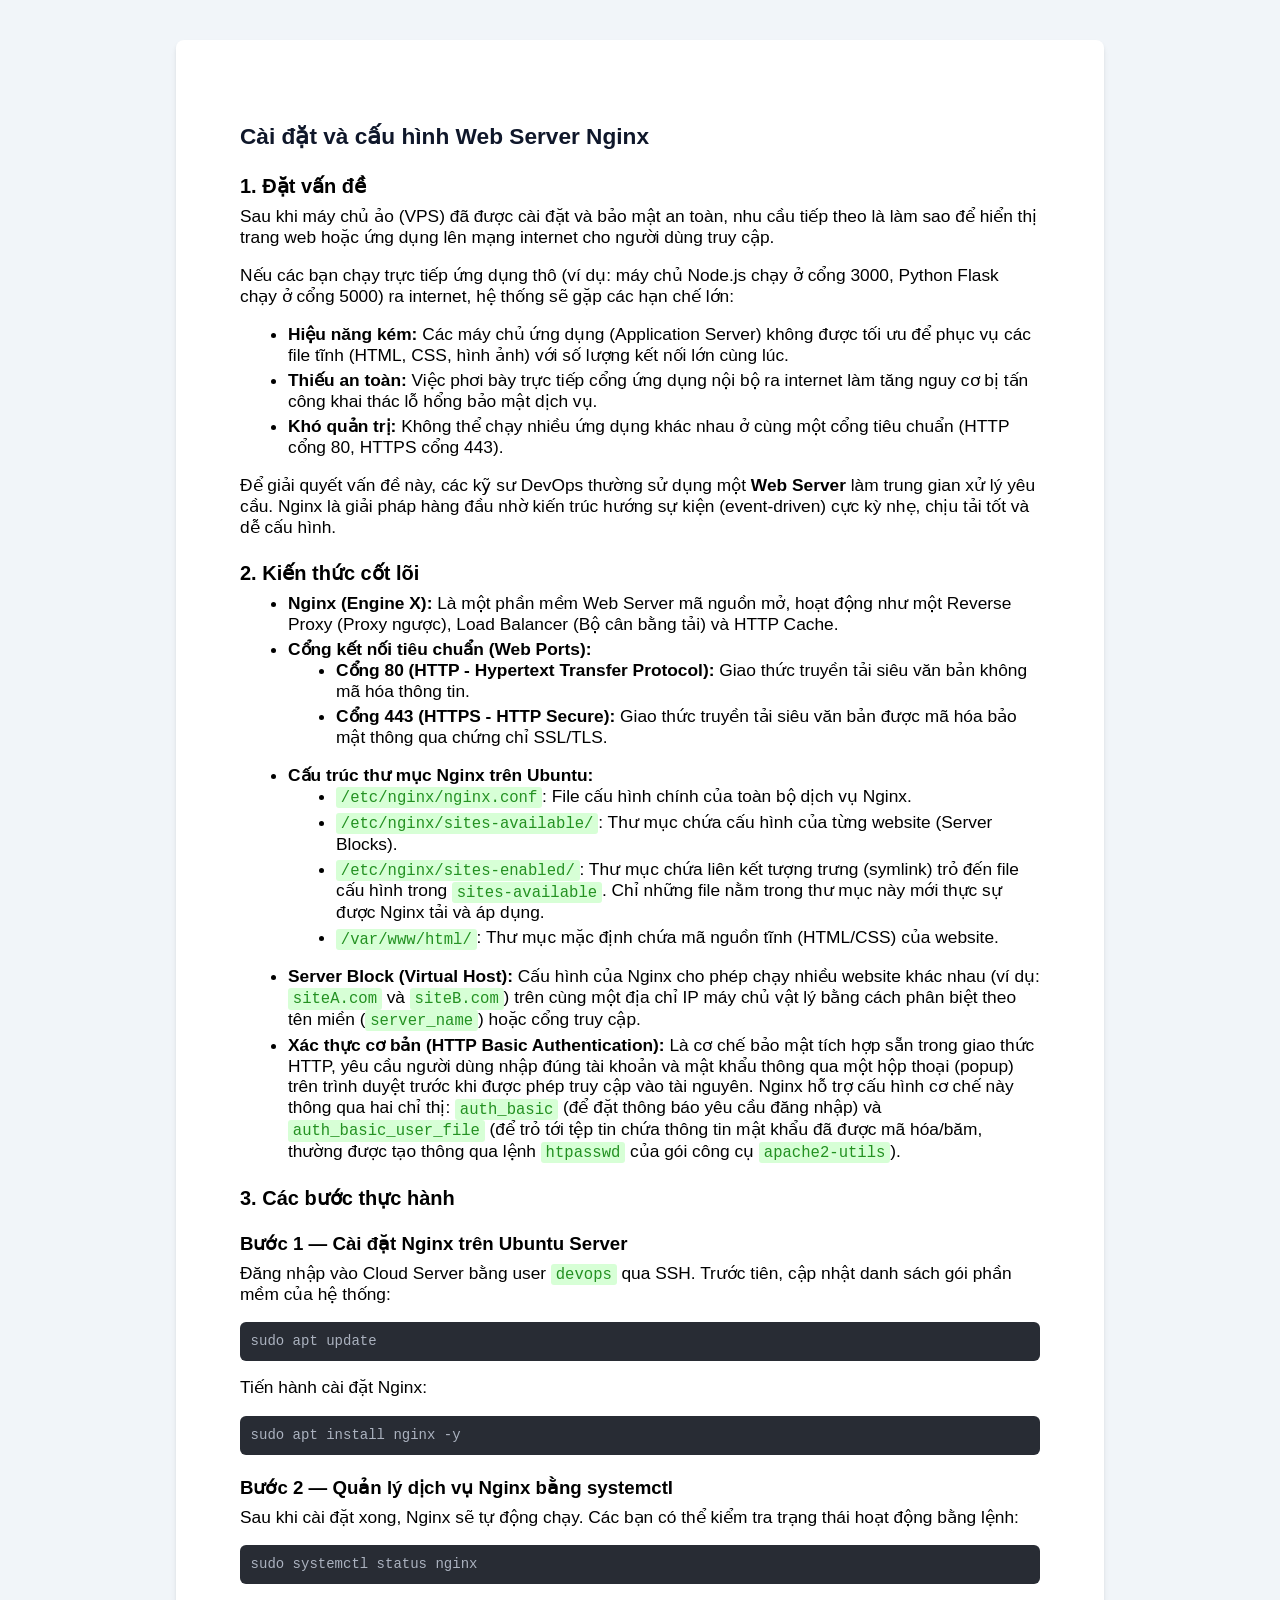
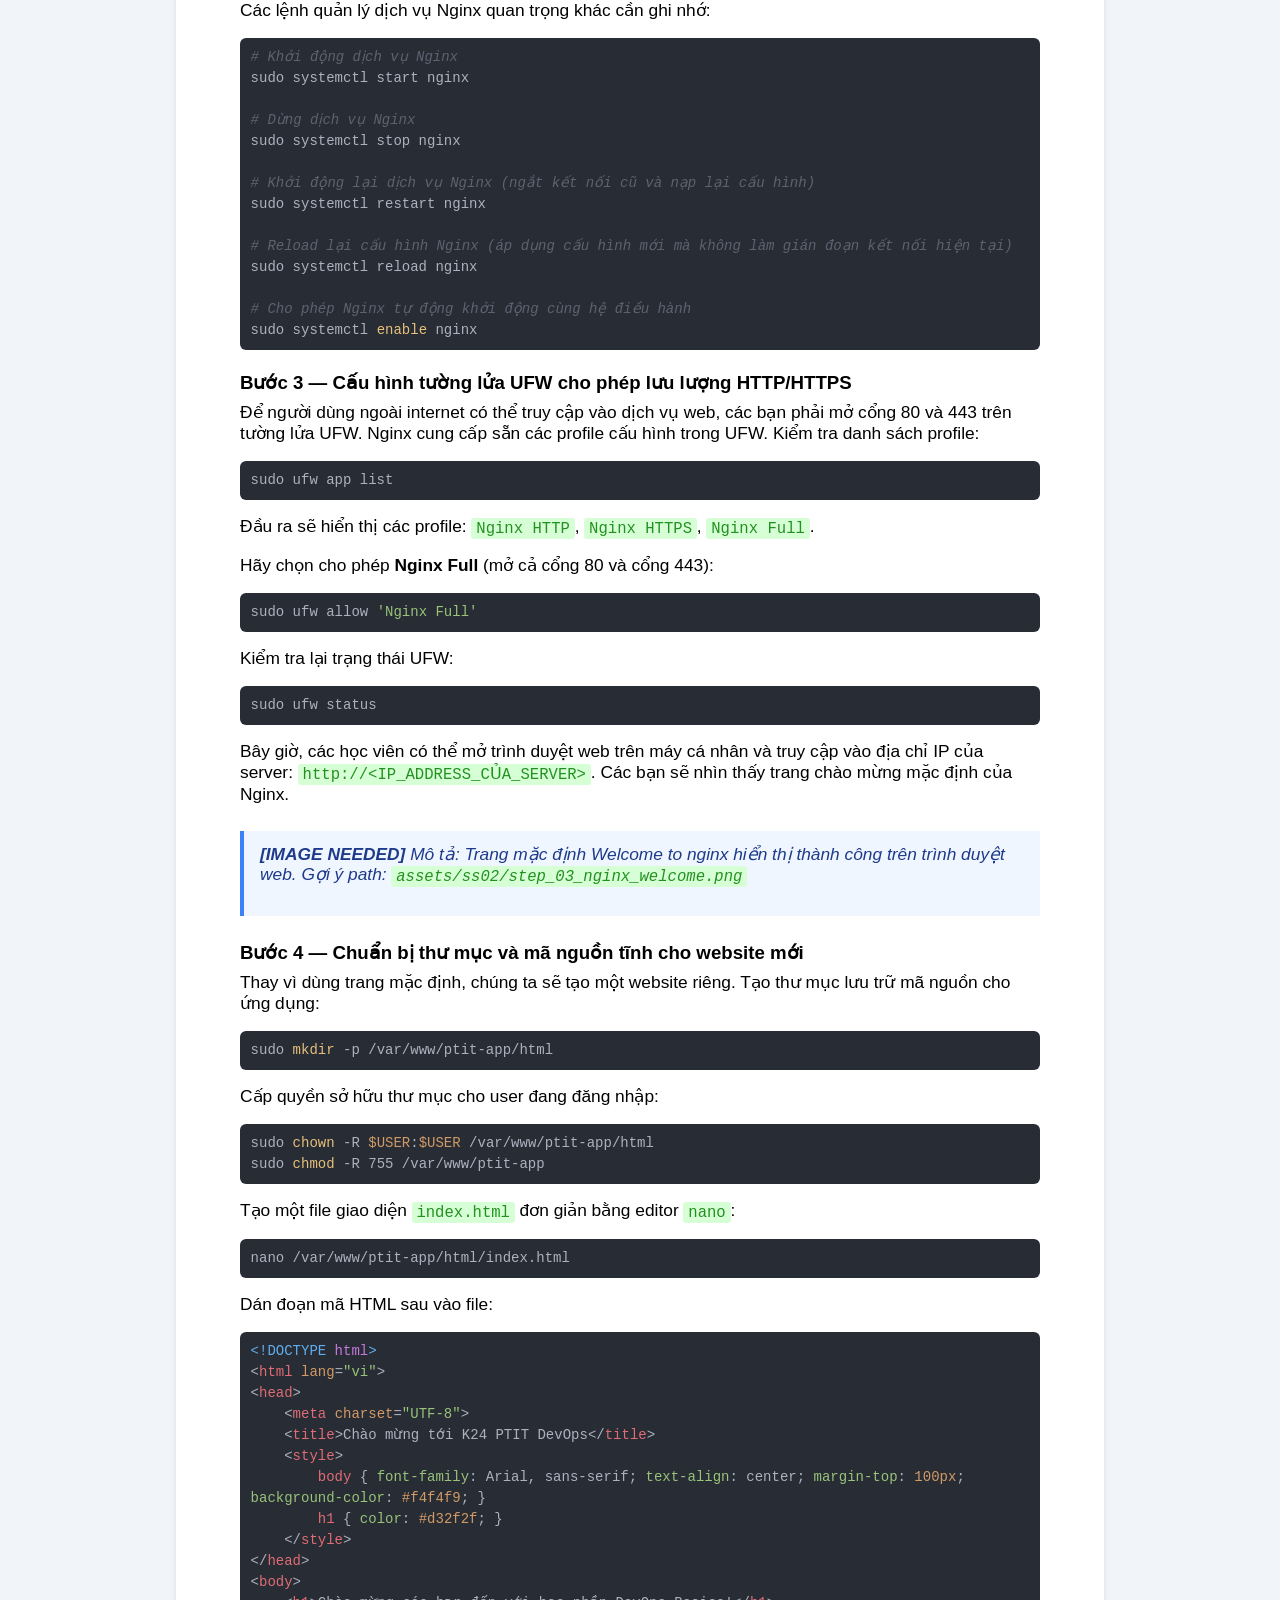
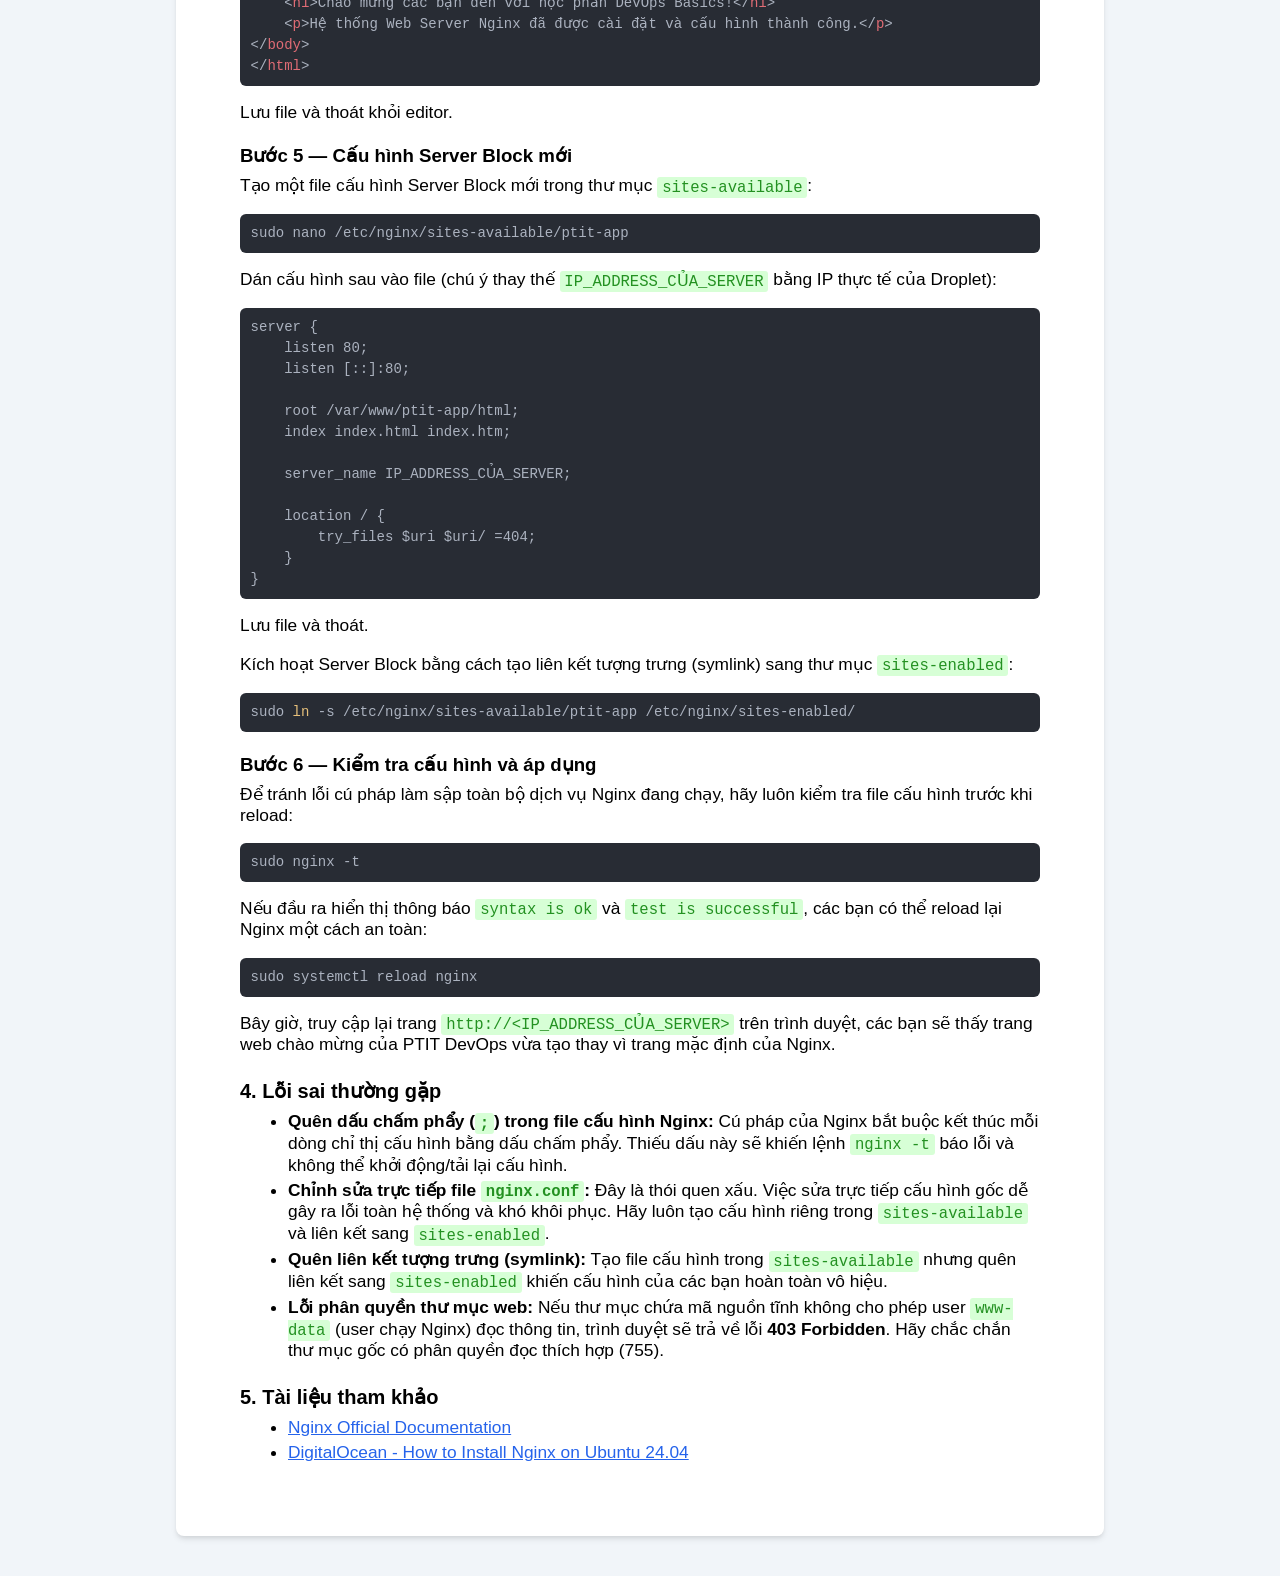
<file: workspace/sessions/ss2/html/session_02_lesson_04.html>
<!DOCTYPE html>
<html>

<head>
  <meta charset="utf-8">
  <title>Exported Document</title>
  <style>
    body {
      padding: 2rem;
      background-color: #f1f5f9;
      display: flex;
      justify-content: center;
      font-family: system-ui, -apple-system, sans-serif;
    }

    .container {
      background-color: #ffffff;
      max-width: 800px;
      width: 100%;
      padding: 3.5rem 4rem;
      box-shadow: 0 4px 6px -1px rgba(0, 0, 0, 0.1), 0 2px 4px -1px rgba(0, 0, 0, 0.06);
      border-radius: 8px;
    }
  </style>
</head>

<body>
  <div class="container">
    <h1
      style="font-family: Arial, sans-serif; font-size: 22.6667px; color: rgb(15, 23, 42); background-color: rgba(0, 0, 0, 0); font-weight: 700; font-style: normal; text-decoration-line: none; text-decoration: none; line-height: 27.2px; margin-top: 27.2px; margin-bottom: 9.06667px; margin-left: 0px; margin-right: 0px; padding-top: 0px; padding-bottom: 0px; padding-left: 0px; padding-right: 0px; border-left-width: 0px; border-left-style: none; border-left-color: rgb(15, 23, 42); border-top-width: 0px; border-top-style: none; border-top-color: rgb(15, 23, 42); border-right-width: 0px; border-right-style: none; border-right-color: rgb(15, 23, 42); border-bottom-width: 0px; border-bottom-style: none; border-bottom-color: rgb(15, 23, 42); border-radius: 0px; ">
      Cài đặt và cấu hình Web Server Nginx</h1>
    <!-- section: problem -->
    <h2
      style="font-family: Arial, sans-serif; font-size: 20px; color: rgb(0, 0, 0); background-color: rgba(0, 0, 0, 0); font-weight: 700; font-style: normal; text-decoration-line: none; text-decoration: none; line-height: 24px; margin-top: 24px; margin-bottom: 8px; margin-left: 0px; margin-right: 0px; padding-top: 0px; padding-bottom: 0px; padding-left: 0px; padding-right: 0px; border-left-width: 0px; border-left-style: none; border-left-color: rgb(0, 0, 0); border-top-width: 0px; border-top-style: none; border-top-color: rgb(0, 0, 0); border-right-width: 0px; border-right-style: none; border-right-color: rgb(0, 0, 0); border-bottom-width: 0px; border-bottom-style: none; border-bottom-color: rgb(0, 0, 0); border-radius: 0px; ">
      1. Đặt vấn đề</h2>
    <p
      style="font-family: Arial, sans-serif; font-size: 17.3333px; color: rgb(0, 0, 0); background-color: rgba(0, 0, 0, 0); font-weight: 400; font-style: normal; text-decoration-line: none; text-decoration: none; line-height: 20.8px; margin-top: 0px; margin-bottom: 17.3333px; margin-left: 0px; margin-right: 0px; padding-top: 0px; padding-bottom: 0px; padding-left: 0px; padding-right: 0px; border-left-width: 0px; border-left-style: none; border-left-color: rgb(0, 0, 0); border-top-width: 0px; border-top-style: none; border-top-color: rgb(0, 0, 0); border-right-width: 0px; border-right-style: none; border-right-color: rgb(0, 0, 0); border-bottom-width: 0px; border-bottom-style: none; border-bottom-color: rgb(0, 0, 0); border-radius: 0px; ">
      Sau khi máy chủ ảo (VPS) đã được cài đặt và bảo mật an toàn, nhu cầu tiếp theo là làm sao để hiển thị trang web
      hoặc ứng dụng lên mạng internet cho người dùng truy cập. </p>
    <p
      style="font-family: Arial, sans-serif; font-size: 17.3333px; color: rgb(0, 0, 0); background-color: rgba(0, 0, 0, 0); font-weight: 400; font-style: normal; text-decoration-line: none; text-decoration: none; line-height: 20.8px; margin-top: 0px; margin-bottom: 17.3333px; margin-left: 0px; margin-right: 0px; padding-top: 0px; padding-bottom: 0px; padding-left: 0px; padding-right: 0px; border-left-width: 0px; border-left-style: none; border-left-color: rgb(0, 0, 0); border-top-width: 0px; border-top-style: none; border-top-color: rgb(0, 0, 0); border-right-width: 0px; border-right-style: none; border-right-color: rgb(0, 0, 0); border-bottom-width: 0px; border-bottom-style: none; border-bottom-color: rgb(0, 0, 0); border-radius: 0px; ">
      Nếu các bạn chạy trực tiếp ứng dụng thô (ví dụ: máy chủ Node.js chạy ở cổng 3000, Python Flask chạy ở cổng 5000)
      ra internet, hệ thống sẽ gặp các hạn chế lớn:</p>
    <ul
      style="font-family: Arial, sans-serif; font-size: 17.3333px; color: rgb(0, 0, 0); background-color: rgba(0, 0, 0, 0); font-weight: 400; font-style: normal; text-decoration-line: none; text-decoration: none; line-height: 20.8px; margin-top: 0px; margin-bottom: 17.3333px; margin-left: 0px; margin-right: 0px; padding-top: 0px; padding-bottom: 0px; padding-left: 24px; padding-right: 0px; border-left-width: 0px; border-left-style: none; border-left-color: rgb(0, 0, 0); border-top-width: 0px; border-top-style: none; border-top-color: rgb(0, 0, 0); border-right-width: 0px; border-right-style: none; border-right-color: rgb(0, 0, 0); border-bottom-width: 0px; border-bottom-style: none; border-bottom-color: rgb(0, 0, 0); border-radius: 0px; list-style-type: disc; margin-left: 1.5rem; ">
      <li
        style="font-family: Arial, sans-serif; font-size: 17.3333px; color: rgb(0, 0, 0); background-color: rgba(0, 0, 0, 0); font-weight: 400; font-style: normal; text-decoration-line: none; text-decoration: none; line-height: 20.8px; margin-top: 0px; margin-bottom: 4.33333px; margin-left: 0px; margin-right: 0px; padding-top: 0px; padding-bottom: 0px; padding-left: 0px; padding-right: 0px; border-left-width: 0px; border-left-style: none; border-left-color: rgb(0, 0, 0); border-top-width: 0px; border-top-style: none; border-top-color: rgb(0, 0, 0); border-right-width: 0px; border-right-style: none; border-right-color: rgb(0, 0, 0); border-bottom-width: 0px; border-bottom-style: none; border-bottom-color: rgb(0, 0, 0); border-radius: 0px; display: list-item; ">
        <strong
          style="font-family: Arial, sans-serif; font-size: 17.3333px; color: rgb(0, 0, 0); background-color: rgba(0, 0, 0, 0); font-weight: 700; font-style: normal; text-decoration-line: none; text-decoration: none; line-height: 20.8px; margin-top: 0px; margin-bottom: 0px; margin-left: 0px; margin-right: 0px; padding-top: 0px; padding-bottom: 0px; padding-left: 0px; padding-right: 0px; border-left-width: 0px; border-left-style: none; border-left-color: rgb(0, 0, 0); border-top-width: 0px; border-top-style: none; border-top-color: rgb(0, 0, 0); border-right-width: 0px; border-right-style: none; border-right-color: rgb(0, 0, 0); border-bottom-width: 0px; border-bottom-style: none; border-bottom-color: rgb(0, 0, 0); border-radius: 0px; ">Hiệu
          năng kém:</strong> Các máy chủ ứng dụng (Application Server) không được tối ưu để phục vụ các file tĩnh (HTML,
        CSS, hình ảnh) với số lượng kết nối lớn cùng lúc.
      </li>
      <li
        style="font-family: Arial, sans-serif; font-size: 17.3333px; color: rgb(0, 0, 0); background-color: rgba(0, 0, 0, 0); font-weight: 400; font-style: normal; text-decoration-line: none; text-decoration: none; line-height: 20.8px; margin-top: 0px; margin-bottom: 4.33333px; margin-left: 0px; margin-right: 0px; padding-top: 0px; padding-bottom: 0px; padding-left: 0px; padding-right: 0px; border-left-width: 0px; border-left-style: none; border-left-color: rgb(0, 0, 0); border-top-width: 0px; border-top-style: none; border-top-color: rgb(0, 0, 0); border-right-width: 0px; border-right-style: none; border-right-color: rgb(0, 0, 0); border-bottom-width: 0px; border-bottom-style: none; border-bottom-color: rgb(0, 0, 0); border-radius: 0px; display: list-item; ">
        <strong
          style="font-family: Arial, sans-serif; font-size: 17.3333px; color: rgb(0, 0, 0); background-color: rgba(0, 0, 0, 0); font-weight: 700; font-style: normal; text-decoration-line: none; text-decoration: none; line-height: 20.8px; margin-top: 0px; margin-bottom: 0px; margin-left: 0px; margin-right: 0px; padding-top: 0px; padding-bottom: 0px; padding-left: 0px; padding-right: 0px; border-left-width: 0px; border-left-style: none; border-left-color: rgb(0, 0, 0); border-top-width: 0px; border-top-style: none; border-top-color: rgb(0, 0, 0); border-right-width: 0px; border-right-style: none; border-right-color: rgb(0, 0, 0); border-bottom-width: 0px; border-bottom-style: none; border-bottom-color: rgb(0, 0, 0); border-radius: 0px; ">Thiếu
          an toàn:</strong> Việc phơi bày trực tiếp cổng ứng dụng nội bộ ra internet làm tăng nguy cơ bị tấn công khai
        thác lỗ hổng bảo mật dịch vụ.
      </li>
      <li
        style="font-family: Arial, sans-serif; font-size: 17.3333px; color: rgb(0, 0, 0); background-color: rgba(0, 0, 0, 0); font-weight: 400; font-style: normal; text-decoration-line: none; text-decoration: none; line-height: 20.8px; margin-top: 0px; margin-bottom: 4.33333px; margin-left: 0px; margin-right: 0px; padding-top: 0px; padding-bottom: 0px; padding-left: 0px; padding-right: 0px; border-left-width: 0px; border-left-style: none; border-left-color: rgb(0, 0, 0); border-top-width: 0px; border-top-style: none; border-top-color: rgb(0, 0, 0); border-right-width: 0px; border-right-style: none; border-right-color: rgb(0, 0, 0); border-bottom-width: 0px; border-bottom-style: none; border-bottom-color: rgb(0, 0, 0); border-radius: 0px; display: list-item; ">
        <strong
          style="font-family: Arial, sans-serif; font-size: 17.3333px; color: rgb(0, 0, 0); background-color: rgba(0, 0, 0, 0); font-weight: 700; font-style: normal; text-decoration-line: none; text-decoration: none; line-height: 20.8px; margin-top: 0px; margin-bottom: 0px; margin-left: 0px; margin-right: 0px; padding-top: 0px; padding-bottom: 0px; padding-left: 0px; padding-right: 0px; border-left-width: 0px; border-left-style: none; border-left-color: rgb(0, 0, 0); border-top-width: 0px; border-top-style: none; border-top-color: rgb(0, 0, 0); border-right-width: 0px; border-right-style: none; border-right-color: rgb(0, 0, 0); border-bottom-width: 0px; border-bottom-style: none; border-bottom-color: rgb(0, 0, 0); border-radius: 0px; ">Khó
          quản trị:</strong> Không thể chạy nhiều ứng dụng khác nhau ở cùng một cổng tiêu chuẩn (HTTP cổng 80, HTTPS
        cổng 443).
      </li>
    </ul>
    <p
      style="font-family: Arial, sans-serif; font-size: 17.3333px; color: rgb(0, 0, 0); background-color: rgba(0, 0, 0, 0); font-weight: 400; font-style: normal; text-decoration-line: none; text-decoration: none; line-height: 20.8px; margin-top: 0px; margin-bottom: 17.3333px; margin-left: 0px; margin-right: 0px; padding-top: 0px; padding-bottom: 0px; padding-left: 0px; padding-right: 0px; border-left-width: 0px; border-left-style: none; border-left-color: rgb(0, 0, 0); border-top-width: 0px; border-top-style: none; border-top-color: rgb(0, 0, 0); border-right-width: 0px; border-right-style: none; border-right-color: rgb(0, 0, 0); border-bottom-width: 0px; border-bottom-style: none; border-bottom-color: rgb(0, 0, 0); border-radius: 0px; ">
      Để giải quyết vấn đề này, các kỹ sư DevOps thường sử dụng một <strong
        style="font-family: Arial, sans-serif; font-size: 17.3333px; color: rgb(0, 0, 0); background-color: rgba(0, 0, 0, 0); font-weight: 700; font-style: normal; text-decoration-line: none; text-decoration: none; line-height: 20.8px; margin-top: 0px; margin-bottom: 0px; margin-left: 0px; margin-right: 0px; padding-top: 0px; padding-bottom: 0px; padding-left: 0px; padding-right: 0px; border-left-width: 0px; border-left-style: none; border-left-color: rgb(0, 0, 0); border-top-width: 0px; border-top-style: none; border-top-color: rgb(0, 0, 0); border-right-width: 0px; border-right-style: none; border-right-color: rgb(0, 0, 0); border-bottom-width: 0px; border-bottom-style: none; border-bottom-color: rgb(0, 0, 0); border-radius: 0px; ">Web
        Server</strong> làm trung gian xử lý yêu cầu. Nginx là giải pháp hàng đầu nhờ kiến trúc hướng sự kiện
      (event-driven) cực kỳ nhẹ, chịu tải tốt và dễ cấu hình.</p>
    <!-- section: core -->
    <h2
      style="font-family: Arial, sans-serif; font-size: 20px; color: rgb(0, 0, 0); background-color: rgba(0, 0, 0, 0); font-weight: 700; font-style: normal; text-decoration-line: none; text-decoration: none; line-height: 24px; margin-top: 24px; margin-bottom: 8px; margin-left: 0px; margin-right: 0px; padding-top: 0px; padding-bottom: 0px; padding-left: 0px; padding-right: 0px; border-left-width: 0px; border-left-style: none; border-left-color: rgb(0, 0, 0); border-top-width: 0px; border-top-style: none; border-top-color: rgb(0, 0, 0); border-right-width: 0px; border-right-style: none; border-right-color: rgb(0, 0, 0); border-bottom-width: 0px; border-bottom-style: none; border-bottom-color: rgb(0, 0, 0); border-radius: 0px; ">
      2. Kiến thức cốt lõi</h2>
    <ul
      style="font-family: Arial, sans-serif; font-size: 17.3333px; color: rgb(0, 0, 0); background-color: rgba(0, 0, 0, 0); font-weight: 400; font-style: normal; text-decoration-line: none; text-decoration: none; line-height: 20.8px; margin-top: 0px; margin-bottom: 17.3333px; margin-left: 0px; margin-right: 0px; padding-top: 0px; padding-bottom: 0px; padding-left: 24px; padding-right: 0px; border-left-width: 0px; border-left-style: none; border-left-color: rgb(0, 0, 0); border-top-width: 0px; border-top-style: none; border-top-color: rgb(0, 0, 0); border-right-width: 0px; border-right-style: none; border-right-color: rgb(0, 0, 0); border-bottom-width: 0px; border-bottom-style: none; border-bottom-color: rgb(0, 0, 0); border-radius: 0px; list-style-type: disc; margin-left: 1.5rem; ">
      <li
        style="font-family: Arial, sans-serif; font-size: 17.3333px; color: rgb(0, 0, 0); background-color: rgba(0, 0, 0, 0); font-weight: 400; font-style: normal; text-decoration-line: none; text-decoration: none; line-height: 20.8px; margin-top: 0px; margin-bottom: 4.33333px; margin-left: 0px; margin-right: 0px; padding-top: 0px; padding-bottom: 0px; padding-left: 0px; padding-right: 0px; border-left-width: 0px; border-left-style: none; border-left-color: rgb(0, 0, 0); border-top-width: 0px; border-top-style: none; border-top-color: rgb(0, 0, 0); border-right-width: 0px; border-right-style: none; border-right-color: rgb(0, 0, 0); border-bottom-width: 0px; border-bottom-style: none; border-bottom-color: rgb(0, 0, 0); border-radius: 0px; display: list-item; ">
        <strong
          style="font-family: Arial, sans-serif; font-size: 17.3333px; color: rgb(0, 0, 0); background-color: rgba(0, 0, 0, 0); font-weight: 700; font-style: normal; text-decoration-line: none; text-decoration: none; line-height: 20.8px; margin-top: 0px; margin-bottom: 0px; margin-left: 0px; margin-right: 0px; padding-top: 0px; padding-bottom: 0px; padding-left: 0px; padding-right: 0px; border-left-width: 0px; border-left-style: none; border-left-color: rgb(0, 0, 0); border-top-width: 0px; border-top-style: none; border-top-color: rgb(0, 0, 0); border-right-width: 0px; border-right-style: none; border-right-color: rgb(0, 0, 0); border-bottom-width: 0px; border-bottom-style: none; border-bottom-color: rgb(0, 0, 0); border-radius: 0px; ">Nginx
          (Engine X):</strong> Là một phần mềm Web Server mã nguồn mở, hoạt động như một Reverse Proxy (Proxy ngược),
        Load Balancer (Bộ cân bằng tải) và HTTP Cache.
      </li>
      <li
        style="font-family: Arial, sans-serif; font-size: 17.3333px; color: rgb(0, 0, 0); background-color: rgba(0, 0, 0, 0); font-weight: 400; font-style: normal; text-decoration-line: none; text-decoration: none; line-height: 20.8px; margin-top: 0px; margin-bottom: 4.33333px; margin-left: 0px; margin-right: 0px; padding-top: 0px; padding-bottom: 0px; padding-left: 0px; padding-right: 0px; border-left-width: 0px; border-left-style: none; border-left-color: rgb(0, 0, 0); border-top-width: 0px; border-top-style: none; border-top-color: rgb(0, 0, 0); border-right-width: 0px; border-right-style: none; border-right-color: rgb(0, 0, 0); border-bottom-width: 0px; border-bottom-style: none; border-bottom-color: rgb(0, 0, 0); border-radius: 0px; display: list-item; ">
        <strong
          style="font-family: Arial, sans-serif; font-size: 17.3333px; color: rgb(0, 0, 0); background-color: rgba(0, 0, 0, 0); font-weight: 700; font-style: normal; text-decoration-line: none; text-decoration: none; line-height: 20.8px; margin-top: 0px; margin-bottom: 0px; margin-left: 0px; margin-right: 0px; padding-top: 0px; padding-bottom: 0px; padding-left: 0px; padding-right: 0px; border-left-width: 0px; border-left-style: none; border-left-color: rgb(0, 0, 0); border-top-width: 0px; border-top-style: none; border-top-color: rgb(0, 0, 0); border-right-width: 0px; border-right-style: none; border-right-color: rgb(0, 0, 0); border-bottom-width: 0px; border-bottom-style: none; border-bottom-color: rgb(0, 0, 0); border-radius: 0px; ">Cổng
          kết nối tiêu chuẩn (Web Ports):</strong>
        <ul
          style="font-family: Arial, sans-serif; font-size: 17.3333px; color: rgb(0, 0, 0); background-color: rgba(0, 0, 0, 0); font-weight: 400; font-style: normal; text-decoration-line: none; text-decoration: none; line-height: 20.8px; margin-top: 0px; margin-bottom: 17.3333px; margin-left: 0px; margin-right: 0px; padding-top: 0px; padding-bottom: 0px; padding-left: 24px; padding-right: 0px; border-left-width: 0px; border-left-style: none; border-left-color: rgb(0, 0, 0); border-top-width: 0px; border-top-style: none; border-top-color: rgb(0, 0, 0); border-right-width: 0px; border-right-style: none; border-right-color: rgb(0, 0, 0); border-bottom-width: 0px; border-bottom-style: none; border-bottom-color: rgb(0, 0, 0); border-radius: 0px; list-style-type: disc; margin-left: 1.5rem; ">
          <li
            style="font-family: Arial, sans-serif; font-size: 17.3333px; color: rgb(0, 0, 0); background-color: rgba(0, 0, 0, 0); font-weight: 400; font-style: normal; text-decoration-line: none; text-decoration: none; line-height: 20.8px; margin-top: 0px; margin-bottom: 4.33333px; margin-left: 0px; margin-right: 0px; padding-top: 0px; padding-bottom: 0px; padding-left: 0px; padding-right: 0px; border-left-width: 0px; border-left-style: none; border-left-color: rgb(0, 0, 0); border-top-width: 0px; border-top-style: none; border-top-color: rgb(0, 0, 0); border-right-width: 0px; border-right-style: none; border-right-color: rgb(0, 0, 0); border-bottom-width: 0px; border-bottom-style: none; border-bottom-color: rgb(0, 0, 0); border-radius: 0px; display: list-item; ">
            <strong
              style="font-family: Arial, sans-serif; font-size: 17.3333px; color: rgb(0, 0, 0); background-color: rgba(0, 0, 0, 0); font-weight: 700; font-style: normal; text-decoration-line: none; text-decoration: none; line-height: 20.8px; margin-top: 0px; margin-bottom: 0px; margin-left: 0px; margin-right: 0px; padding-top: 0px; padding-bottom: 0px; padding-left: 0px; padding-right: 0px; border-left-width: 0px; border-left-style: none; border-left-color: rgb(0, 0, 0); border-top-width: 0px; border-top-style: none; border-top-color: rgb(0, 0, 0); border-right-width: 0px; border-right-style: none; border-right-color: rgb(0, 0, 0); border-bottom-width: 0px; border-bottom-style: none; border-bottom-color: rgb(0, 0, 0); border-radius: 0px; ">Cổng
              80 (HTTP - Hypertext Transfer Protocol):</strong> Giao thức truyền tải siêu văn bản không mã hóa thông
            tin.
          </li>
          <li
            style="font-family: Arial, sans-serif; font-size: 17.3333px; color: rgb(0, 0, 0); background-color: rgba(0, 0, 0, 0); font-weight: 400; font-style: normal; text-decoration-line: none; text-decoration: none; line-height: 20.8px; margin-top: 0px; margin-bottom: 4.33333px; margin-left: 0px; margin-right: 0px; padding-top: 0px; padding-bottom: 0px; padding-left: 0px; padding-right: 0px; border-left-width: 0px; border-left-style: none; border-left-color: rgb(0, 0, 0); border-top-width: 0px; border-top-style: none; border-top-color: rgb(0, 0, 0); border-right-width: 0px; border-right-style: none; border-right-color: rgb(0, 0, 0); border-bottom-width: 0px; border-bottom-style: none; border-bottom-color: rgb(0, 0, 0); border-radius: 0px; display: list-item; ">
            <strong
              style="font-family: Arial, sans-serif; font-size: 17.3333px; color: rgb(0, 0, 0); background-color: rgba(0, 0, 0, 0); font-weight: 700; font-style: normal; text-decoration-line: none; text-decoration: none; line-height: 20.8px; margin-top: 0px; margin-bottom: 0px; margin-left: 0px; margin-right: 0px; padding-top: 0px; padding-bottom: 0px; padding-left: 0px; padding-right: 0px; border-left-width: 0px; border-left-style: none; border-left-color: rgb(0, 0, 0); border-top-width: 0px; border-top-style: none; border-top-color: rgb(0, 0, 0); border-right-width: 0px; border-right-style: none; border-right-color: rgb(0, 0, 0); border-bottom-width: 0px; border-bottom-style: none; border-bottom-color: rgb(0, 0, 0); border-radius: 0px; ">Cổng
              443 (HTTPS - HTTP Secure):</strong> Giao thức truyền tải siêu văn bản được mã hóa bảo mật thông qua chứng
            chỉ SSL/TLS.
          </li>
        </ul>
      </li>
      <li
        style="font-family: Arial, sans-serif; font-size: 17.3333px; color: rgb(0, 0, 0); background-color: rgba(0, 0, 0, 0); font-weight: 400; font-style: normal; text-decoration-line: none; text-decoration: none; line-height: 20.8px; margin-top: 0px; margin-bottom: 4.33333px; margin-left: 0px; margin-right: 0px; padding-top: 0px; padding-bottom: 0px; padding-left: 0px; padding-right: 0px; border-left-width: 0px; border-left-style: none; border-left-color: rgb(0, 0, 0); border-top-width: 0px; border-top-style: none; border-top-color: rgb(0, 0, 0); border-right-width: 0px; border-right-style: none; border-right-color: rgb(0, 0, 0); border-bottom-width: 0px; border-bottom-style: none; border-bottom-color: rgb(0, 0, 0); border-radius: 0px; display: list-item; ">
        <strong
          style="font-family: Arial, sans-serif; font-size: 17.3333px; color: rgb(0, 0, 0); background-color: rgba(0, 0, 0, 0); font-weight: 700; font-style: normal; text-decoration-line: none; text-decoration: none; line-height: 20.8px; margin-top: 0px; margin-bottom: 0px; margin-left: 0px; margin-right: 0px; padding-top: 0px; padding-bottom: 0px; padding-left: 0px; padding-right: 0px; border-left-width: 0px; border-left-style: none; border-left-color: rgb(0, 0, 0); border-top-width: 0px; border-top-style: none; border-top-color: rgb(0, 0, 0); border-right-width: 0px; border-right-style: none; border-right-color: rgb(0, 0, 0); border-bottom-width: 0px; border-bottom-style: none; border-bottom-color: rgb(0, 0, 0); border-radius: 0px; ">Cấu
          trúc thư mục Nginx trên Ubuntu:</strong>
        <ul
          style="font-family: Arial, sans-serif; font-size: 17.3333px; color: rgb(0, 0, 0); background-color: rgba(0, 0, 0, 0); font-weight: 400; font-style: normal; text-decoration-line: none; text-decoration: none; line-height: 20.8px; margin-top: 0px; margin-bottom: 17.3333px; margin-left: 0px; margin-right: 0px; padding-top: 0px; padding-bottom: 0px; padding-left: 24px; padding-right: 0px; border-left-width: 0px; border-left-style: none; border-left-color: rgb(0, 0, 0); border-top-width: 0px; border-top-style: none; border-top-color: rgb(0, 0, 0); border-right-width: 0px; border-right-style: none; border-right-color: rgb(0, 0, 0); border-bottom-width: 0px; border-bottom-style: none; border-bottom-color: rgb(0, 0, 0); border-radius: 0px; list-style-type: disc; margin-left: 1.5rem; ">
          <li
            style="font-family: Arial, sans-serif; font-size: 17.3333px; color: rgb(0, 0, 0); background-color: rgba(0, 0, 0, 0); font-weight: 400; font-style: normal; text-decoration-line: none; text-decoration: none; line-height: 20.8px; margin-top: 0px; margin-bottom: 4.33333px; margin-left: 0px; margin-right: 0px; padding-top: 0px; padding-bottom: 0px; padding-left: 0px; padding-right: 0px; border-left-width: 0px; border-left-style: none; border-left-color: rgb(0, 0, 0); border-top-width: 0px; border-top-style: none; border-top-color: rgb(0, 0, 0); border-right-width: 0px; border-right-style: none; border-right-color: rgb(0, 0, 0); border-bottom-width: 0px; border-bottom-style: none; border-bottom-color: rgb(0, 0, 0); border-radius: 0px; display: list-item; ">
            <code
              style="font-family: &quot;Courier New&quot;, monospace; font-size: 15.6px; color: rgb(35, 145, 33); background-color: rgb(215, 255, 214); font-weight: 400; font-style: normal; text-decoration-line: none; text-decoration: none; line-height: 18.72px; margin-top: 0px; margin-bottom: 0px; margin-left: 0px; margin-right: 0px; padding-top: 1.6px; padding-bottom: 1.6px; padding-left: 4.8px; padding-right: 4.8px; border-left-width: 0px; border-left-style: none; border-left-color: rgb(35, 145, 33); border-top-width: 0px; border-top-style: none; border-top-color: rgb(35, 145, 33); border-right-width: 0px; border-right-style: none; border-right-color: rgb(35, 145, 33); border-bottom-width: 0px; border-bottom-style: none; border-bottom-color: rgb(35, 145, 33); border-radius: 3px; ">/etc/nginx/nginx.conf</code>:
            File cấu hình chính của toàn bộ dịch vụ Nginx.
          </li>
          <li
            style="font-family: Arial, sans-serif; font-size: 17.3333px; color: rgb(0, 0, 0); background-color: rgba(0, 0, 0, 0); font-weight: 400; font-style: normal; text-decoration-line: none; text-decoration: none; line-height: 20.8px; margin-top: 0px; margin-bottom: 4.33333px; margin-left: 0px; margin-right: 0px; padding-top: 0px; padding-bottom: 0px; padding-left: 0px; padding-right: 0px; border-left-width: 0px; border-left-style: none; border-left-color: rgb(0, 0, 0); border-top-width: 0px; border-top-style: none; border-top-color: rgb(0, 0, 0); border-right-width: 0px; border-right-style: none; border-right-color: rgb(0, 0, 0); border-bottom-width: 0px; border-bottom-style: none; border-bottom-color: rgb(0, 0, 0); border-radius: 0px; display: list-item; ">
            <code
              style="font-family: &quot;Courier New&quot;, monospace; font-size: 15.6px; color: rgb(35, 145, 33); background-color: rgb(215, 255, 214); font-weight: 400; font-style: normal; text-decoration-line: none; text-decoration: none; line-height: 18.72px; margin-top: 0px; margin-bottom: 0px; margin-left: 0px; margin-right: 0px; padding-top: 1.6px; padding-bottom: 1.6px; padding-left: 4.8px; padding-right: 4.8px; border-left-width: 0px; border-left-style: none; border-left-color: rgb(35, 145, 33); border-top-width: 0px; border-top-style: none; border-top-color: rgb(35, 145, 33); border-right-width: 0px; border-right-style: none; border-right-color: rgb(35, 145, 33); border-bottom-width: 0px; border-bottom-style: none; border-bottom-color: rgb(35, 145, 33); border-radius: 3px; ">/etc/nginx/sites-available/</code>:
            Thư mục chứa cấu hình của từng website (Server Blocks).
          </li>
          <li
            style="font-family: Arial, sans-serif; font-size: 17.3333px; color: rgb(0, 0, 0); background-color: rgba(0, 0, 0, 0); font-weight: 400; font-style: normal; text-decoration-line: none; text-decoration: none; line-height: 20.8px; margin-top: 0px; margin-bottom: 4.33333px; margin-left: 0px; margin-right: 0px; padding-top: 0px; padding-bottom: 0px; padding-left: 0px; padding-right: 0px; border-left-width: 0px; border-left-style: none; border-left-color: rgb(0, 0, 0); border-top-width: 0px; border-top-style: none; border-top-color: rgb(0, 0, 0); border-right-width: 0px; border-right-style: none; border-right-color: rgb(0, 0, 0); border-bottom-width: 0px; border-bottom-style: none; border-bottom-color: rgb(0, 0, 0); border-radius: 0px; display: list-item; ">
            <code
              style="font-family: &quot;Courier New&quot;, monospace; font-size: 15.6px; color: rgb(35, 145, 33); background-color: rgb(215, 255, 214); font-weight: 400; font-style: normal; text-decoration-line: none; text-decoration: none; line-height: 18.72px; margin-top: 0px; margin-bottom: 0px; margin-left: 0px; margin-right: 0px; padding-top: 1.6px; padding-bottom: 1.6px; padding-left: 4.8px; padding-right: 4.8px; border-left-width: 0px; border-left-style: none; border-left-color: rgb(35, 145, 33); border-top-width: 0px; border-top-style: none; border-top-color: rgb(35, 145, 33); border-right-width: 0px; border-right-style: none; border-right-color: rgb(35, 145, 33); border-bottom-width: 0px; border-bottom-style: none; border-bottom-color: rgb(35, 145, 33); border-radius: 3px; ">/etc/nginx/sites-enabled/</code>:
            Thư mục chứa liên kết tượng trưng (symlink) trỏ đến file cấu hình trong <code
              style="font-family: &quot;Courier New&quot;, monospace; font-size: 15.6px; color: rgb(35, 145, 33); background-color: rgb(215, 255, 214); font-weight: 400; font-style: normal; text-decoration-line: none; text-decoration: none; line-height: 18.72px; margin-top: 0px; margin-bottom: 0px; margin-left: 0px; margin-right: 0px; padding-top: 1.6px; padding-bottom: 1.6px; padding-left: 4.8px; padding-right: 4.8px; border-left-width: 0px; border-left-style: none; border-left-color: rgb(35, 145, 33); border-top-width: 0px; border-top-style: none; border-top-color: rgb(35, 145, 33); border-right-width: 0px; border-right-style: none; border-right-color: rgb(35, 145, 33); border-bottom-width: 0px; border-bottom-style: none; border-bottom-color: rgb(35, 145, 33); border-radius: 3px; ">sites-available</code>.
            Chỉ những file nằm trong thư mục này mới thực sự được Nginx tải và áp dụng.
          </li>
          <li
            style="font-family: Arial, sans-serif; font-size: 17.3333px; color: rgb(0, 0, 0); background-color: rgba(0, 0, 0, 0); font-weight: 400; font-style: normal; text-decoration-line: none; text-decoration: none; line-height: 20.8px; margin-top: 0px; margin-bottom: 4.33333px; margin-left: 0px; margin-right: 0px; padding-top: 0px; padding-bottom: 0px; padding-left: 0px; padding-right: 0px; border-left-width: 0px; border-left-style: none; border-left-color: rgb(0, 0, 0); border-top-width: 0px; border-top-style: none; border-top-color: rgb(0, 0, 0); border-right-width: 0px; border-right-style: none; border-right-color: rgb(0, 0, 0); border-bottom-width: 0px; border-bottom-style: none; border-bottom-color: rgb(0, 0, 0); border-radius: 0px; display: list-item; ">
            <code
              style="font-family: &quot;Courier New&quot;, monospace; font-size: 15.6px; color: rgb(35, 145, 33); background-color: rgb(215, 255, 214); font-weight: 400; font-style: normal; text-decoration-line: none; text-decoration: none; line-height: 18.72px; margin-top: 0px; margin-bottom: 0px; margin-left: 0px; margin-right: 0px; padding-top: 1.6px; padding-bottom: 1.6px; padding-left: 4.8px; padding-right: 4.8px; border-left-width: 0px; border-left-style: none; border-left-color: rgb(35, 145, 33); border-top-width: 0px; border-top-style: none; border-top-color: rgb(35, 145, 33); border-right-width: 0px; border-right-style: none; border-right-color: rgb(35, 145, 33); border-bottom-width: 0px; border-bottom-style: none; border-bottom-color: rgb(35, 145, 33); border-radius: 3px; ">/var/www/html/</code>:
            Thư mục mặc định chứa mã nguồn tĩnh (HTML/CSS) của website.
          </li>
        </ul>
      </li>
      <li
        style="font-family: Arial, sans-serif; font-size: 17.3333px; color: rgb(0, 0, 0); background-color: rgba(0, 0, 0, 0); font-weight: 400; font-style: normal; text-decoration-line: none; text-decoration: none; line-height: 20.8px; margin-top: 0px; margin-bottom: 4.33333px; margin-left: 0px; margin-right: 0px; padding-top: 0px; padding-bottom: 0px; padding-left: 0px; padding-right: 0px; border-left-width: 0px; border-left-style: none; border-left-color: rgb(0, 0, 0); border-top-width: 0px; border-top-style: none; border-top-color: rgb(0, 0, 0); border-right-width: 0px; border-right-style: none; border-right-color: rgb(0, 0, 0); border-bottom-width: 0px; border-bottom-style: none; border-bottom-color: rgb(0, 0, 0); border-radius: 0px; display: list-item; ">
        <strong
          style="font-family: Arial, sans-serif; font-size: 17.3333px; color: rgb(0, 0, 0); background-color: rgba(0, 0, 0, 0); font-weight: 700; font-style: normal; text-decoration-line: none; text-decoration: none; line-height: 20.8px; margin-top: 0px; margin-bottom: 0px; margin-left: 0px; margin-right: 0px; padding-top: 0px; padding-bottom: 0px; padding-left: 0px; padding-right: 0px; border-left-width: 0px; border-left-style: none; border-left-color: rgb(0, 0, 0); border-top-width: 0px; border-top-style: none; border-top-color: rgb(0, 0, 0); border-right-width: 0px; border-right-style: none; border-right-color: rgb(0, 0, 0); border-bottom-width: 0px; border-bottom-style: none; border-bottom-color: rgb(0, 0, 0); border-radius: 0px; ">Server
          Block (Virtual Host):</strong> Cấu hình của Nginx cho phép chạy nhiều website khác nhau (ví dụ: <code
          style="font-family: &quot;Courier New&quot;, monospace; font-size: 15.6px; color: rgb(35, 145, 33); background-color: rgb(215, 255, 214); font-weight: 400; font-style: normal; text-decoration-line: none; text-decoration: none; line-height: 18.72px; margin-top: 0px; margin-bottom: 0px; margin-left: 0px; margin-right: 0px; padding-top: 1.6px; padding-bottom: 1.6px; padding-left: 4.8px; padding-right: 4.8px; border-left-width: 0px; border-left-style: none; border-left-color: rgb(35, 145, 33); border-top-width: 0px; border-top-style: none; border-top-color: rgb(35, 145, 33); border-right-width: 0px; border-right-style: none; border-right-color: rgb(35, 145, 33); border-bottom-width: 0px; border-bottom-style: none; border-bottom-color: rgb(35, 145, 33); border-radius: 3px; ">siteA.com</code>
        và <code
          style="font-family: &quot;Courier New&quot;, monospace; font-size: 15.6px; color: rgb(35, 145, 33); background-color: rgb(215, 255, 214); font-weight: 400; font-style: normal; text-decoration-line: none; text-decoration: none; line-height: 18.72px; margin-top: 0px; margin-bottom: 0px; margin-left: 0px; margin-right: 0px; padding-top: 1.6px; padding-bottom: 1.6px; padding-left: 4.8px; padding-right: 4.8px; border-left-width: 0px; border-left-style: none; border-left-color: rgb(35, 145, 33); border-top-width: 0px; border-top-style: none; border-top-color: rgb(35, 145, 33); border-right-width: 0px; border-right-style: none; border-right-color: rgb(35, 145, 33); border-bottom-width: 0px; border-bottom-style: none; border-bottom-color: rgb(35, 145, 33); border-radius: 3px; ">siteB.com</code>)
        trên cùng một địa chỉ IP máy chủ vật lý bằng cách phân biệt theo tên miền (<code
          style="font-family: &quot;Courier New&quot;, monospace; font-size: 15.6px; color: rgb(35, 145, 33); background-color: rgb(215, 255, 214); font-weight: 400; font-style: normal; text-decoration-line: none; text-decoration: none; line-height: 18.72px; margin-top: 0px; margin-bottom: 0px; margin-left: 0px; margin-right: 0px; padding-top: 1.6px; padding-bottom: 1.6px; padding-left: 4.8px; padding-right: 4.8px; border-left-width: 0px; border-left-style: none; border-left-color: rgb(35, 145, 33); border-top-width: 0px; border-top-style: none; border-top-color: rgb(35, 145, 33); border-right-width: 0px; border-right-style: none; border-right-color: rgb(35, 145, 33); border-bottom-width: 0px; border-bottom-style: none; border-bottom-color: rgb(35, 145, 33); border-radius: 3px; ">server_name</code>)
        hoặc cổng truy cập.
      </li>
      <li
        style="font-family: Arial, sans-serif; font-size: 17.3333px; color: rgb(0, 0, 0); background-color: rgba(0, 0, 0, 0); font-weight: 400; font-style: normal; text-decoration-line: none; text-decoration: none; line-height: 20.8px; margin-top: 0px; margin-bottom: 4.33333px; margin-left: 0px; margin-right: 0px; padding-top: 0px; padding-bottom: 0px; padding-left: 0px; padding-right: 0px; border-left-width: 0px; border-left-style: none; border-left-color: rgb(0, 0, 0); border-top-width: 0px; border-top-style: none; border-top-color: rgb(0, 0, 0); border-right-width: 0px; border-right-style: none; border-right-color: rgb(0, 0, 0); border-bottom-width: 0px; border-bottom-style: none; border-bottom-color: rgb(0, 0, 0); border-radius: 0px; display: list-item; ">
        <strong
          style="font-family: Arial, sans-serif; font-size: 17.3333px; color: rgb(0, 0, 0); background-color: rgba(0, 0, 0, 0); font-weight: 700; font-style: normal; text-decoration-line: none; text-decoration: none; line-height: 20.8px; margin-top: 0px; margin-bottom: 0px; margin-left: 0px; margin-right: 0px; padding-top: 0px; padding-bottom: 0px; padding-left: 0px; padding-right: 0px; border-left-width: 0px; border-left-style: none; border-left-color: rgb(0, 0, 0); border-top-width: 0px; border-top-style: none; border-top-color: rgb(0, 0, 0); border-right-width: 0px; border-right-style: none; border-right-color: rgb(0, 0, 0); border-bottom-width: 0px; border-bottom-style: none; border-bottom-color: rgb(0, 0, 0); border-radius: 0px; ">Xác
          thực cơ bản (HTTP Basic Authentication):</strong> Là cơ chế bảo mật tích hợp sẵn trong giao thức HTTP, yêu cầu
        người dùng nhập đúng tài khoản và mật khẩu thông qua một hộp thoại (popup) trên trình duyệt trước khi được phép
        truy cập vào tài nguyên. Nginx hỗ trợ cấu hình cơ chế này thông qua hai chỉ thị: <code
          style="font-family: &quot;Courier New&quot;, monospace; font-size: 15.6px; color: rgb(35, 145, 33); background-color: rgb(215, 255, 214); font-weight: 400; font-style: normal; text-decoration-line: none; text-decoration: none; line-height: 18.72px; margin-top: 0px; margin-bottom: 0px; margin-left: 0px; margin-right: 0px; padding-top: 1.6px; padding-bottom: 1.6px; padding-left: 4.8px; padding-right: 4.8px; border-left-width: 0px; border-left-style: none; border-left-color: rgb(35, 145, 33); border-top-width: 0px; border-top-style: none; border-top-color: rgb(35, 145, 33); border-right-width: 0px; border-right-style: none; border-right-color: rgb(35, 145, 33); border-bottom-width: 0px; border-bottom-style: none; border-bottom-color: rgb(35, 145, 33); border-radius: 3px; ">auth_basic</code>
        (để đặt thông báo yêu cầu đăng nhập) và <code
          style="font-family: &quot;Courier New&quot;, monospace; font-size: 15.6px; color: rgb(35, 145, 33); background-color: rgb(215, 255, 214); font-weight: 400; font-style: normal; text-decoration-line: none; text-decoration: none; line-height: 18.72px; margin-top: 0px; margin-bottom: 0px; margin-left: 0px; margin-right: 0px; padding-top: 1.6px; padding-bottom: 1.6px; padding-left: 4.8px; padding-right: 4.8px; border-left-width: 0px; border-left-style: none; border-left-color: rgb(35, 145, 33); border-top-width: 0px; border-top-style: none; border-top-color: rgb(35, 145, 33); border-right-width: 0px; border-right-style: none; border-right-color: rgb(35, 145, 33); border-bottom-width: 0px; border-bottom-style: none; border-bottom-color: rgb(35, 145, 33); border-radius: 3px; ">auth_basic_user_file</code>
        (để trỏ tới tệp tin chứa thông tin mật khẩu đã được mã hóa/băm, thường được tạo thông qua lệnh <code
          style="font-family: &quot;Courier New&quot;, monospace; font-size: 15.6px; color: rgb(35, 145, 33); background-color: rgb(215, 255, 214); font-weight: 400; font-style: normal; text-decoration-line: none; text-decoration: none; line-height: 18.72px; margin-top: 0px; margin-bottom: 0px; margin-left: 0px; margin-right: 0px; padding-top: 1.6px; padding-bottom: 1.6px; padding-left: 4.8px; padding-right: 4.8px; border-left-width: 0px; border-left-style: none; border-left-color: rgb(35, 145, 33); border-top-width: 0px; border-top-style: none; border-top-color: rgb(35, 145, 33); border-right-width: 0px; border-right-style: none; border-right-color: rgb(35, 145, 33); border-bottom-width: 0px; border-bottom-style: none; border-bottom-color: rgb(35, 145, 33); border-radius: 3px; ">htpasswd</code>
        của gói công cụ <code
          style="font-family: &quot;Courier New&quot;, monospace; font-size: 15.6px; color: rgb(35, 145, 33); background-color: rgb(215, 255, 214); font-weight: 400; font-style: normal; text-decoration-line: none; text-decoration: none; line-height: 18.72px; margin-top: 0px; margin-bottom: 0px; margin-left: 0px; margin-right: 0px; padding-top: 1.6px; padding-bottom: 1.6px; padding-left: 4.8px; padding-right: 4.8px; border-left-width: 0px; border-left-style: none; border-left-color: rgb(35, 145, 33); border-top-width: 0px; border-top-style: none; border-top-color: rgb(35, 145, 33); border-right-width: 0px; border-right-style: none; border-right-color: rgb(35, 145, 33); border-bottom-width: 0px; border-bottom-style: none; border-bottom-color: rgb(35, 145, 33); border-radius: 3px; ">apache2-utils</code>).
      </li>
    </ul>
    <!-- section: steps -->
    <h2
      style="font-family: Arial, sans-serif; font-size: 20px; color: rgb(0, 0, 0); background-color: rgba(0, 0, 0, 0); font-weight: 700; font-style: normal; text-decoration-line: none; text-decoration: none; line-height: 24px; margin-top: 24px; margin-bottom: 8px; margin-left: 0px; margin-right: 0px; padding-top: 0px; padding-bottom: 0px; padding-left: 0px; padding-right: 0px; border-left-width: 0px; border-left-style: none; border-left-color: rgb(0, 0, 0); border-top-width: 0px; border-top-style: none; border-top-color: rgb(0, 0, 0); border-right-width: 0px; border-right-style: none; border-right-color: rgb(0, 0, 0); border-bottom-width: 0px; border-bottom-style: none; border-bottom-color: rgb(0, 0, 0); border-radius: 0px; ">
      3. Các bước thực hành</h2>
    <h3
      style="font-family: Arial, sans-serif; font-size: 18.6667px; color: rgb(0, 0, 0); background-color: rgba(0, 0, 0, 0); font-weight: 700; font-style: normal; text-decoration-line: none; text-decoration: none; line-height: 22.4px; margin-top: 22.4px; margin-bottom: 7.46667px; margin-left: 0px; margin-right: 0px; padding-top: 0px; padding-bottom: 0px; padding-left: 0px; padding-right: 0px; border-left-width: 0px; border-left-style: none; border-left-color: rgb(0, 0, 0); border-top-width: 0px; border-top-style: none; border-top-color: rgb(0, 0, 0); border-right-width: 0px; border-right-style: none; border-right-color: rgb(0, 0, 0); border-bottom-width: 0px; border-bottom-style: none; border-bottom-color: rgb(0, 0, 0); border-radius: 0px; ">
      Bước 1 — Cài đặt Nginx trên Ubuntu Server</h3>
    <p
      style="font-family: Arial, sans-serif; font-size: 17.3333px; color: rgb(0, 0, 0); background-color: rgba(0, 0, 0, 0); font-weight: 400; font-style: normal; text-decoration-line: none; text-decoration: none; line-height: 20.8px; margin-top: 0px; margin-bottom: 17.3333px; margin-left: 0px; margin-right: 0px; padding-top: 0px; padding-bottom: 0px; padding-left: 0px; padding-right: 0px; border-left-width: 0px; border-left-style: none; border-left-color: rgb(0, 0, 0); border-top-width: 0px; border-top-style: none; border-top-color: rgb(0, 0, 0); border-right-width: 0px; border-right-style: none; border-right-color: rgb(0, 0, 0); border-bottom-width: 0px; border-bottom-style: none; border-bottom-color: rgb(0, 0, 0); border-radius: 0px; ">
      Đăng nhập vào Cloud Server bằng user <code
        style="font-family: &quot;Courier New&quot;, monospace; font-size: 15.6px; color: rgb(35, 145, 33); background-color: rgb(215, 255, 214); font-weight: 400; font-style: normal; text-decoration-line: none; text-decoration: none; line-height: 18.72px; margin-top: 0px; margin-bottom: 0px; margin-left: 0px; margin-right: 0px; padding-top: 1.6px; padding-bottom: 1.6px; padding-left: 4.8px; padding-right: 4.8px; border-left-width: 0px; border-left-style: none; border-left-color: rgb(35, 145, 33); border-top-width: 0px; border-top-style: none; border-top-color: rgb(35, 145, 33); border-right-width: 0px; border-right-style: none; border-right-color: rgb(35, 145, 33); border-bottom-width: 0px; border-bottom-style: none; border-bottom-color: rgb(35, 145, 33); border-radius: 3px; ">devops</code>
      qua SSH. Trước tiên, cập nhật danh sách gói phần mềm của hệ thống:</p>
    <table
      style="background-color: rgb(40, 44, 52); width: 100%; border-collapse: collapse; border: 1px solid #444c56; margin: 1em 0; border-radius: 6px; overflow: hidden;">
      <tr
        style="font-family: Arial, sans-serif; font-size: 17.3333px; color: rgb(0, 0, 0); background-color: rgba(0, 0, 0, 0); font-weight: 400; font-style: normal; text-decoration-line: none; text-decoration: none; line-height: 20.8px; margin-top: 0px; margin-bottom: 0px; margin-left: 0px; margin-right: 0px; padding-top: 0px; padding-bottom: 0px; padding-left: 0px; padding-right: 0px; border-left-width: 0px; border-left-style: none; border-left-color: rgb(68, 76, 86); border-top-width: 0px; border-top-style: none; border-top-color: rgb(68, 76, 86); border-right-width: 0px; border-right-style: none; border-right-color: rgb(68, 76, 86); border-bottom-width: 0px; border-bottom-style: none; border-bottom-color: rgb(68, 76, 86); border-radius: 0px; ">
        <td
          style="font-family: Arial, sans-serif; font-size: 17.3333px; color: rgb(0, 0, 0); background-color: rgb(40, 44, 52); font-weight: 400; font-style: normal; text-decoration-line: none; text-decoration: none; line-height: 20.8px; margin-top: 0px; margin-bottom: 0px; margin-left: 0px; margin-right: 0px; padding-top: 8px; padding-bottom: 8px; padding-left: 9.6px; padding-right: 9.6px; border-left-width: 0px; border-left-style: none; border-left-color: rgb(0, 0, 0); border-top-width: 0px; border-top-style: none; border-top-color: rgb(0, 0, 0); border-right-width: 0px; border-right-style: none; border-right-color: rgb(0, 0, 0); border-bottom-width: 0px; border-bottom-style: none; border-bottom-color: rgb(0, 0, 0); border-radius: 0px; ">
          <p
            style="font-family: &quot;Courier New&quot;, monospace; font-size: 14px; color: rgb(171, 178, 191); background-color: rgba(0, 0, 0, 0); font-weight: 400; font-style: normal; text-decoration-line: none; text-decoration: none; line-height: 21px; margin-top: 0px; margin-bottom: 0px; margin-left: 0px; margin-right: 0px; padding-top: 0px; padding-bottom: 0px; padding-left: 0px; padding-right: 0px; border-left-width: 0px; border-left-style: none; border-left-color: rgb(171, 178, 191); border-top-width: 0px; border-top-style: none; border-top-color: rgb(171, 178, 191); border-right-width: 0px; border-right-style: none; border-right-color: rgb(171, 178, 191); border-bottom-width: 0px; border-bottom-style: none; border-bottom-color: rgb(171, 178, 191); border-radius: 0px; ">
            <span
              style="font-family: &quot;Courier New&quot;, monospace; font-size: 14px; color: rgb(171, 178, 191); background-color: rgba(0, 0, 0, 0); font-weight: 400; font-style: normal; text-decoration-line: none; text-decoration: none; line-height: 21px; margin-top: 0px; margin-bottom: 0px; margin-left: 0px; margin-right: 0px; padding-top: 0px; padding-bottom: 0px; padding-left: 0px; padding-right: 0px; border-left-width: 0px; border-left-style: none; border-left-color: rgb(171, 178, 191); border-top-width: 0px; border-top-style: none; border-top-color: rgb(171, 178, 191); border-right-width: 0px; border-right-style: none; border-right-color: rgb(171, 178, 191); border-bottom-width: 0px; border-bottom-style: none; border-bottom-color: rgb(171, 178, 191); border-radius: 0px; ">sudo
              apt update<br
                style="font-family: &quot;Courier New&quot;, monospace; font-size: 14px; color: rgb(171, 178, 191); background-color: rgba(0, 0, 0, 0); font-weight: 400; font-style: normal; text-decoration-line: none; text-decoration: none; line-height: 21px; margin-top: 0px; margin-bottom: 0px; margin-left: 0px; margin-right: 0px; padding-top: 0px; padding-bottom: 0px; padding-left: 0px; padding-right: 0px; border-left-width: 0px; border-left-style: none; border-left-color: rgb(171, 178, 191); border-top-width: 0px; border-top-style: none; border-top-color: rgb(171, 178, 191); border-right-width: 0px; border-right-style: none; border-right-color: rgb(171, 178, 191); border-bottom-width: 0px; border-bottom-style: none; border-bottom-color: rgb(171, 178, 191); border-radius: 0px; "></span>
          </p>
        </td>
      </tr>
    </table>
    <p
      style="font-family: Arial, sans-serif; font-size: 17.3333px; color: rgb(0, 0, 0); background-color: rgba(0, 0, 0, 0); font-weight: 400; font-style: normal; text-decoration-line: none; text-decoration: none; line-height: 20.8px; margin-top: 0px; margin-bottom: 17.3333px; margin-left: 0px; margin-right: 0px; padding-top: 0px; padding-bottom: 0px; padding-left: 0px; padding-right: 0px; border-left-width: 0px; border-left-style: none; border-left-color: rgb(0, 0, 0); border-top-width: 0px; border-top-style: none; border-top-color: rgb(0, 0, 0); border-right-width: 0px; border-right-style: none; border-right-color: rgb(0, 0, 0); border-bottom-width: 0px; border-bottom-style: none; border-bottom-color: rgb(0, 0, 0); border-radius: 0px; ">
      Tiến hành cài đặt Nginx:</p>
    <table
      style="background-color: rgb(40, 44, 52); width: 100%; border-collapse: collapse; border: 1px solid #444c56; margin: 1em 0; border-radius: 6px; overflow: hidden;">
      <tr
        style="font-family: Arial, sans-serif; font-size: 17.3333px; color: rgb(0, 0, 0); background-color: rgba(0, 0, 0, 0); font-weight: 400; font-style: normal; text-decoration-line: none; text-decoration: none; line-height: 20.8px; margin-top: 0px; margin-bottom: 0px; margin-left: 0px; margin-right: 0px; padding-top: 0px; padding-bottom: 0px; padding-left: 0px; padding-right: 0px; border-left-width: 0px; border-left-style: none; border-left-color: rgb(68, 76, 86); border-top-width: 0px; border-top-style: none; border-top-color: rgb(68, 76, 86); border-right-width: 0px; border-right-style: none; border-right-color: rgb(68, 76, 86); border-bottom-width: 0px; border-bottom-style: none; border-bottom-color: rgb(68, 76, 86); border-radius: 0px; ">
        <td
          style="font-family: Arial, sans-serif; font-size: 17.3333px; color: rgb(0, 0, 0); background-color: rgb(40, 44, 52); font-weight: 400; font-style: normal; text-decoration-line: none; text-decoration: none; line-height: 20.8px; margin-top: 0px; margin-bottom: 0px; margin-left: 0px; margin-right: 0px; padding-top: 8px; padding-bottom: 8px; padding-left: 9.6px; padding-right: 9.6px; border-left-width: 0px; border-left-style: none; border-left-color: rgb(0, 0, 0); border-top-width: 0px; border-top-style: none; border-top-color: rgb(0, 0, 0); border-right-width: 0px; border-right-style: none; border-right-color: rgb(0, 0, 0); border-bottom-width: 0px; border-bottom-style: none; border-bottom-color: rgb(0, 0, 0); border-radius: 0px; ">
          <p
            style="font-family: &quot;Courier New&quot;, monospace; font-size: 14px; color: rgb(171, 178, 191); background-color: rgba(0, 0, 0, 0); font-weight: 400; font-style: normal; text-decoration-line: none; text-decoration: none; line-height: 21px; margin-top: 0px; margin-bottom: 0px; margin-left: 0px; margin-right: 0px; padding-top: 0px; padding-bottom: 0px; padding-left: 0px; padding-right: 0px; border-left-width: 0px; border-left-style: none; border-left-color: rgb(171, 178, 191); border-top-width: 0px; border-top-style: none; border-top-color: rgb(171, 178, 191); border-right-width: 0px; border-right-style: none; border-right-color: rgb(171, 178, 191); border-bottom-width: 0px; border-bottom-style: none; border-bottom-color: rgb(171, 178, 191); border-radius: 0px; ">
            <span
              style="font-family: &quot;Courier New&quot;, monospace; font-size: 14px; color: rgb(171, 178, 191); background-color: rgba(0, 0, 0, 0); font-weight: 400; font-style: normal; text-decoration-line: none; text-decoration: none; line-height: 21px; margin-top: 0px; margin-bottom: 0px; margin-left: 0px; margin-right: 0px; padding-top: 0px; padding-bottom: 0px; padding-left: 0px; padding-right: 0px; border-left-width: 0px; border-left-style: none; border-left-color: rgb(171, 178, 191); border-top-width: 0px; border-top-style: none; border-top-color: rgb(171, 178, 191); border-right-width: 0px; border-right-style: none; border-right-color: rgb(171, 178, 191); border-bottom-width: 0px; border-bottom-style: none; border-bottom-color: rgb(171, 178, 191); border-radius: 0px; ">sudo
              apt install nginx -y<br
                style="font-family: &quot;Courier New&quot;, monospace; font-size: 14px; color: rgb(171, 178, 191); background-color: rgba(0, 0, 0, 0); font-weight: 400; font-style: normal; text-decoration-line: none; text-decoration: none; line-height: 21px; margin-top: 0px; margin-bottom: 0px; margin-left: 0px; margin-right: 0px; padding-top: 0px; padding-bottom: 0px; padding-left: 0px; padding-right: 0px; border-left-width: 0px; border-left-style: none; border-left-color: rgb(171, 178, 191); border-top-width: 0px; border-top-style: none; border-top-color: rgb(171, 178, 191); border-right-width: 0px; border-right-style: none; border-right-color: rgb(171, 178, 191); border-bottom-width: 0px; border-bottom-style: none; border-bottom-color: rgb(171, 178, 191); border-radius: 0px; "></span>
          </p>
        </td>
      </tr>
    </table>
    <h3
      style="font-family: Arial, sans-serif; font-size: 18.6667px; color: rgb(0, 0, 0); background-color: rgba(0, 0, 0, 0); font-weight: 700; font-style: normal; text-decoration-line: none; text-decoration: none; line-height: 22.4px; margin-top: 22.4px; margin-bottom: 7.46667px; margin-left: 0px; margin-right: 0px; padding-top: 0px; padding-bottom: 0px; padding-left: 0px; padding-right: 0px; border-left-width: 0px; border-left-style: none; border-left-color: rgb(0, 0, 0); border-top-width: 0px; border-top-style: none; border-top-color: rgb(0, 0, 0); border-right-width: 0px; border-right-style: none; border-right-color: rgb(0, 0, 0); border-bottom-width: 0px; border-bottom-style: none; border-bottom-color: rgb(0, 0, 0); border-radius: 0px; ">
      Bước 2 — Quản lý dịch vụ Nginx bằng systemctl</h3>
    <p
      style="font-family: Arial, sans-serif; font-size: 17.3333px; color: rgb(0, 0, 0); background-color: rgba(0, 0, 0, 0); font-weight: 400; font-style: normal; text-decoration-line: none; text-decoration: none; line-height: 20.8px; margin-top: 0px; margin-bottom: 17.3333px; margin-left: 0px; margin-right: 0px; padding-top: 0px; padding-bottom: 0px; padding-left: 0px; padding-right: 0px; border-left-width: 0px; border-left-style: none; border-left-color: rgb(0, 0, 0); border-top-width: 0px; border-top-style: none; border-top-color: rgb(0, 0, 0); border-right-width: 0px; border-right-style: none; border-right-color: rgb(0, 0, 0); border-bottom-width: 0px; border-bottom-style: none; border-bottom-color: rgb(0, 0, 0); border-radius: 0px; ">
      Sau khi cài đặt xong, Nginx sẽ tự động chạy. Các bạn có thể kiểm tra trạng thái hoạt động bằng lệnh:</p>
    <table
      style="background-color: rgb(40, 44, 52); width: 100%; border-collapse: collapse; border: 1px solid #444c56; margin: 1em 0; border-radius: 6px; overflow: hidden;">
      <tr
        style="font-family: Arial, sans-serif; font-size: 17.3333px; color: rgb(0, 0, 0); background-color: rgba(0, 0, 0, 0); font-weight: 400; font-style: normal; text-decoration-line: none; text-decoration: none; line-height: 20.8px; margin-top: 0px; margin-bottom: 0px; margin-left: 0px; margin-right: 0px; padding-top: 0px; padding-bottom: 0px; padding-left: 0px; padding-right: 0px; border-left-width: 0px; border-left-style: none; border-left-color: rgb(68, 76, 86); border-top-width: 0px; border-top-style: none; border-top-color: rgb(68, 76, 86); border-right-width: 0px; border-right-style: none; border-right-color: rgb(68, 76, 86); border-bottom-width: 0px; border-bottom-style: none; border-bottom-color: rgb(68, 76, 86); border-radius: 0px; ">
        <td
          style="font-family: Arial, sans-serif; font-size: 17.3333px; color: rgb(0, 0, 0); background-color: rgb(40, 44, 52); font-weight: 400; font-style: normal; text-decoration-line: none; text-decoration: none; line-height: 20.8px; margin-top: 0px; margin-bottom: 0px; margin-left: 0px; margin-right: 0px; padding-top: 8px; padding-bottom: 8px; padding-left: 9.6px; padding-right: 9.6px; border-left-width: 0px; border-left-style: none; border-left-color: rgb(0, 0, 0); border-top-width: 0px; border-top-style: none; border-top-color: rgb(0, 0, 0); border-right-width: 0px; border-right-style: none; border-right-color: rgb(0, 0, 0); border-bottom-width: 0px; border-bottom-style: none; border-bottom-color: rgb(0, 0, 0); border-radius: 0px; ">
          <p
            style="font-family: &quot;Courier New&quot;, monospace; font-size: 14px; color: rgb(171, 178, 191); background-color: rgba(0, 0, 0, 0); font-weight: 400; font-style: normal; text-decoration-line: none; text-decoration: none; line-height: 21px; margin-top: 0px; margin-bottom: 0px; margin-left: 0px; margin-right: 0px; padding-top: 0px; padding-bottom: 0px; padding-left: 0px; padding-right: 0px; border-left-width: 0px; border-left-style: none; border-left-color: rgb(171, 178, 191); border-top-width: 0px; border-top-style: none; border-top-color: rgb(171, 178, 191); border-right-width: 0px; border-right-style: none; border-right-color: rgb(171, 178, 191); border-bottom-width: 0px; border-bottom-style: none; border-bottom-color: rgb(171, 178, 191); border-radius: 0px; ">
            <span
              style="font-family: &quot;Courier New&quot;, monospace; font-size: 14px; color: rgb(171, 178, 191); background-color: rgba(0, 0, 0, 0); font-weight: 400; font-style: normal; text-decoration-line: none; text-decoration: none; line-height: 21px; margin-top: 0px; margin-bottom: 0px; margin-left: 0px; margin-right: 0px; padding-top: 0px; padding-bottom: 0px; padding-left: 0px; padding-right: 0px; border-left-width: 0px; border-left-style: none; border-left-color: rgb(171, 178, 191); border-top-width: 0px; border-top-style: none; border-top-color: rgb(171, 178, 191); border-right-width: 0px; border-right-style: none; border-right-color: rgb(171, 178, 191); border-bottom-width: 0px; border-bottom-style: none; border-bottom-color: rgb(171, 178, 191); border-radius: 0px; ">sudo
              systemctl status nginx<br
                style="font-family: &quot;Courier New&quot;, monospace; font-size: 14px; color: rgb(171, 178, 191); background-color: rgba(0, 0, 0, 0); font-weight: 400; font-style: normal; text-decoration-line: none; text-decoration: none; line-height: 21px; margin-top: 0px; margin-bottom: 0px; margin-left: 0px; margin-right: 0px; padding-top: 0px; padding-bottom: 0px; padding-left: 0px; padding-right: 0px; border-left-width: 0px; border-left-style: none; border-left-color: rgb(171, 178, 191); border-top-width: 0px; border-top-style: none; border-top-color: rgb(171, 178, 191); border-right-width: 0px; border-right-style: none; border-right-color: rgb(171, 178, 191); border-bottom-width: 0px; border-bottom-style: none; border-bottom-color: rgb(171, 178, 191); border-radius: 0px; "></span>
          </p>
        </td>
      </tr>
    </table>
    <p
      style="font-family: Arial, sans-serif; font-size: 17.3333px; color: rgb(0, 0, 0); background-color: rgba(0, 0, 0, 0); font-weight: 400; font-style: normal; text-decoration-line: none; text-decoration: none; line-height: 20.8px; margin-top: 0px; margin-bottom: 17.3333px; margin-left: 0px; margin-right: 0px; padding-top: 0px; padding-bottom: 0px; padding-left: 0px; padding-right: 0px; border-left-width: 0px; border-left-style: none; border-left-color: rgb(0, 0, 0); border-top-width: 0px; border-top-style: none; border-top-color: rgb(0, 0, 0); border-right-width: 0px; border-right-style: none; border-right-color: rgb(0, 0, 0); border-bottom-width: 0px; border-bottom-style: none; border-bottom-color: rgb(0, 0, 0); border-radius: 0px; ">
      Các lệnh quản lý dịch vụ Nginx quan trọng khác cần ghi nhớ:</p>
    <table
      style="background-color: rgb(40, 44, 52); width: 100%; border-collapse: collapse; border: 1px solid #444c56; margin: 1em 0; border-radius: 6px; overflow: hidden;">
      <tr
        style="font-family: Arial, sans-serif; font-size: 17.3333px; color: rgb(0, 0, 0); background-color: rgba(0, 0, 0, 0); font-weight: 400; font-style: normal; text-decoration-line: none; text-decoration: none; line-height: 20.8px; margin-top: 0px; margin-bottom: 0px; margin-left: 0px; margin-right: 0px; padding-top: 0px; padding-bottom: 0px; padding-left: 0px; padding-right: 0px; border-left-width: 0px; border-left-style: none; border-left-color: rgb(68, 76, 86); border-top-width: 0px; border-top-style: none; border-top-color: rgb(68, 76, 86); border-right-width: 0px; border-right-style: none; border-right-color: rgb(68, 76, 86); border-bottom-width: 0px; border-bottom-style: none; border-bottom-color: rgb(68, 76, 86); border-radius: 0px; ">
        <td
          style="font-family: Arial, sans-serif; font-size: 17.3333px; color: rgb(0, 0, 0); background-color: rgb(40, 44, 52); font-weight: 400; font-style: normal; text-decoration-line: none; text-decoration: none; line-height: 20.8px; margin-top: 0px; margin-bottom: 0px; margin-left: 0px; margin-right: 0px; padding-top: 8px; padding-bottom: 8px; padding-left: 9.6px; padding-right: 9.6px; border-left-width: 0px; border-left-style: none; border-left-color: rgb(0, 0, 0); border-top-width: 0px; border-top-style: none; border-top-color: rgb(0, 0, 0); border-right-width: 0px; border-right-style: none; border-right-color: rgb(0, 0, 0); border-bottom-width: 0px; border-bottom-style: none; border-bottom-color: rgb(0, 0, 0); border-radius: 0px; ">
          <p
            style="font-family: &quot;Courier New&quot;, monospace; font-size: 14px; color: rgb(171, 178, 191); background-color: rgba(0, 0, 0, 0); font-weight: 400; font-style: normal; text-decoration-line: none; text-decoration: none; line-height: 21px; margin-top: 0px; margin-bottom: 0px; margin-left: 0px; margin-right: 0px; padding-top: 0px; padding-bottom: 0px; padding-left: 0px; padding-right: 0px; border-left-width: 0px; border-left-style: none; border-left-color: rgb(171, 178, 191); border-top-width: 0px; border-top-style: none; border-top-color: rgb(171, 178, 191); border-right-width: 0px; border-right-style: none; border-right-color: rgb(171, 178, 191); border-bottom-width: 0px; border-bottom-style: none; border-bottom-color: rgb(171, 178, 191); border-radius: 0px; ">
            <span
              style="font-family: &quot;Courier New&quot;, monospace; font-size: 14px; color: rgb(92, 99, 112); background-color: rgba(0, 0, 0, 0); font-weight: 400; font-style: italic; text-decoration-line: none; text-decoration: none; line-height: 21px; margin-top: 0px; margin-bottom: 0px; margin-left: 0px; margin-right: 0px; padding-top: 0px; padding-bottom: 0px; padding-left: 0px; padding-right: 0px; border-left-width: 0px; border-left-style: none; border-left-color: rgb(92, 99, 112); border-top-width: 0px; border-top-style: none; border-top-color: rgb(92, 99, 112); border-right-width: 0px; border-right-style: none; border-right-color: rgb(92, 99, 112); border-bottom-width: 0px; border-bottom-style: none; border-bottom-color: rgb(92, 99, 112); border-radius: 0px; ">#
              Khởi động dịch vụ Nginx</span><span
              style="font-family: &quot;Courier New&quot;, monospace; font-size: 14px; color: rgb(171, 178, 191); background-color: rgba(0, 0, 0, 0); font-weight: 400; font-style: normal; text-decoration-line: none; text-decoration: none; line-height: 21px; margin-top: 0px; margin-bottom: 0px; margin-left: 0px; margin-right: 0px; padding-top: 0px; padding-bottom: 0px; padding-left: 0px; padding-right: 0px; border-left-width: 0px; border-left-style: none; border-left-color: rgb(171, 178, 191); border-top-width: 0px; border-top-style: none; border-top-color: rgb(171, 178, 191); border-right-width: 0px; border-right-style: none; border-right-color: rgb(171, 178, 191); border-bottom-width: 0px; border-bottom-style: none; border-bottom-color: rgb(171, 178, 191); border-radius: 0px; "><br
                style="font-family: &quot;Courier New&quot;, monospace; font-size: 14px; color: rgb(171, 178, 191); background-color: rgba(0, 0, 0, 0); font-weight: 400; font-style: normal; text-decoration-line: none; text-decoration: none; line-height: 21px; margin-top: 0px; margin-bottom: 0px; margin-left: 0px; margin-right: 0px; padding-top: 0px; padding-bottom: 0px; padding-left: 0px; padding-right: 0px; border-left-width: 0px; border-left-style: none; border-left-color: rgb(171, 178, 191); border-top-width: 0px; border-top-style: none; border-top-color: rgb(171, 178, 191); border-right-width: 0px; border-right-style: none; border-right-color: rgb(171, 178, 191); border-bottom-width: 0px; border-bottom-style: none; border-bottom-color: rgb(171, 178, 191); border-radius: 0px; ">sudo
              systemctl start nginx<br
                style="font-family: &quot;Courier New&quot;, monospace; font-size: 14px; color: rgb(171, 178, 191); background-color: rgba(0, 0, 0, 0); font-weight: 400; font-style: normal; text-decoration-line: none; text-decoration: none; line-height: 21px; margin-top: 0px; margin-bottom: 0px; margin-left: 0px; margin-right: 0px; padding-top: 0px; padding-bottom: 0px; padding-left: 0px; padding-right: 0px; border-left-width: 0px; border-left-style: none; border-left-color: rgb(171, 178, 191); border-top-width: 0px; border-top-style: none; border-top-color: rgb(171, 178, 191); border-right-width: 0px; border-right-style: none; border-right-color: rgb(171, 178, 191); border-bottom-width: 0px; border-bottom-style: none; border-bottom-color: rgb(171, 178, 191); border-radius: 0px; ">&nbsp;<br
                style="font-family: &quot;Courier New&quot;, monospace; font-size: 14px; color: rgb(171, 178, 191); background-color: rgba(0, 0, 0, 0); font-weight: 400; font-style: normal; text-decoration-line: none; text-decoration: none; line-height: 21px; margin-top: 0px; margin-bottom: 0px; margin-left: 0px; margin-right: 0px; padding-top: 0px; padding-bottom: 0px; padding-left: 0px; padding-right: 0px; border-left-width: 0px; border-left-style: none; border-left-color: rgb(171, 178, 191); border-top-width: 0px; border-top-style: none; border-top-color: rgb(171, 178, 191); border-right-width: 0px; border-right-style: none; border-right-color: rgb(171, 178, 191); border-bottom-width: 0px; border-bottom-style: none; border-bottom-color: rgb(171, 178, 191); border-radius: 0px; "></span><span
              style="font-family: &quot;Courier New&quot;, monospace; font-size: 14px; color: rgb(92, 99, 112); background-color: rgba(0, 0, 0, 0); font-weight: 400; font-style: italic; text-decoration-line: none; text-decoration: none; line-height: 21px; margin-top: 0px; margin-bottom: 0px; margin-left: 0px; margin-right: 0px; padding-top: 0px; padding-bottom: 0px; padding-left: 0px; padding-right: 0px; border-left-width: 0px; border-left-style: none; border-left-color: rgb(92, 99, 112); border-top-width: 0px; border-top-style: none; border-top-color: rgb(92, 99, 112); border-right-width: 0px; border-right-style: none; border-right-color: rgb(92, 99, 112); border-bottom-width: 0px; border-bottom-style: none; border-bottom-color: rgb(92, 99, 112); border-radius: 0px; ">#
              Dừng dịch vụ Nginx</span><span
              style="font-family: &quot;Courier New&quot;, monospace; font-size: 14px; color: rgb(171, 178, 191); background-color: rgba(0, 0, 0, 0); font-weight: 400; font-style: normal; text-decoration-line: none; text-decoration: none; line-height: 21px; margin-top: 0px; margin-bottom: 0px; margin-left: 0px; margin-right: 0px; padding-top: 0px; padding-bottom: 0px; padding-left: 0px; padding-right: 0px; border-left-width: 0px; border-left-style: none; border-left-color: rgb(171, 178, 191); border-top-width: 0px; border-top-style: none; border-top-color: rgb(171, 178, 191); border-right-width: 0px; border-right-style: none; border-right-color: rgb(171, 178, 191); border-bottom-width: 0px; border-bottom-style: none; border-bottom-color: rgb(171, 178, 191); border-radius: 0px; "><br
                style="font-family: &quot;Courier New&quot;, monospace; font-size: 14px; color: rgb(171, 178, 191); background-color: rgba(0, 0, 0, 0); font-weight: 400; font-style: normal; text-decoration-line: none; text-decoration: none; line-height: 21px; margin-top: 0px; margin-bottom: 0px; margin-left: 0px; margin-right: 0px; padding-top: 0px; padding-bottom: 0px; padding-left: 0px; padding-right: 0px; border-left-width: 0px; border-left-style: none; border-left-color: rgb(171, 178, 191); border-top-width: 0px; border-top-style: none; border-top-color: rgb(171, 178, 191); border-right-width: 0px; border-right-style: none; border-right-color: rgb(171, 178, 191); border-bottom-width: 0px; border-bottom-style: none; border-bottom-color: rgb(171, 178, 191); border-radius: 0px; ">sudo
              systemctl stop nginx<br
                style="font-family: &quot;Courier New&quot;, monospace; font-size: 14px; color: rgb(171, 178, 191); background-color: rgba(0, 0, 0, 0); font-weight: 400; font-style: normal; text-decoration-line: none; text-decoration: none; line-height: 21px; margin-top: 0px; margin-bottom: 0px; margin-left: 0px; margin-right: 0px; padding-top: 0px; padding-bottom: 0px; padding-left: 0px; padding-right: 0px; border-left-width: 0px; border-left-style: none; border-left-color: rgb(171, 178, 191); border-top-width: 0px; border-top-style: none; border-top-color: rgb(171, 178, 191); border-right-width: 0px; border-right-style: none; border-right-color: rgb(171, 178, 191); border-bottom-width: 0px; border-bottom-style: none; border-bottom-color: rgb(171, 178, 191); border-radius: 0px; ">&nbsp;<br
                style="font-family: &quot;Courier New&quot;, monospace; font-size: 14px; color: rgb(171, 178, 191); background-color: rgba(0, 0, 0, 0); font-weight: 400; font-style: normal; text-decoration-line: none; text-decoration: none; line-height: 21px; margin-top: 0px; margin-bottom: 0px; margin-left: 0px; margin-right: 0px; padding-top: 0px; padding-bottom: 0px; padding-left: 0px; padding-right: 0px; border-left-width: 0px; border-left-style: none; border-left-color: rgb(171, 178, 191); border-top-width: 0px; border-top-style: none; border-top-color: rgb(171, 178, 191); border-right-width: 0px; border-right-style: none; border-right-color: rgb(171, 178, 191); border-bottom-width: 0px; border-bottom-style: none; border-bottom-color: rgb(171, 178, 191); border-radius: 0px; "></span><span
              style="font-family: &quot;Courier New&quot;, monospace; font-size: 14px; color: rgb(92, 99, 112); background-color: rgba(0, 0, 0, 0); font-weight: 400; font-style: italic; text-decoration-line: none; text-decoration: none; line-height: 21px; margin-top: 0px; margin-bottom: 0px; margin-left: 0px; margin-right: 0px; padding-top: 0px; padding-bottom: 0px; padding-left: 0px; padding-right: 0px; border-left-width: 0px; border-left-style: none; border-left-color: rgb(92, 99, 112); border-top-width: 0px; border-top-style: none; border-top-color: rgb(92, 99, 112); border-right-width: 0px; border-right-style: none; border-right-color: rgb(92, 99, 112); border-bottom-width: 0px; border-bottom-style: none; border-bottom-color: rgb(92, 99, 112); border-radius: 0px; ">#
              Khởi động lại dịch vụ Nginx (ngắt kết nối cũ và nạp lại cấu hình)</span><span
              style="font-family: &quot;Courier New&quot;, monospace; font-size: 14px; color: rgb(171, 178, 191); background-color: rgba(0, 0, 0, 0); font-weight: 400; font-style: normal; text-decoration-line: none; text-decoration: none; line-height: 21px; margin-top: 0px; margin-bottom: 0px; margin-left: 0px; margin-right: 0px; padding-top: 0px; padding-bottom: 0px; padding-left: 0px; padding-right: 0px; border-left-width: 0px; border-left-style: none; border-left-color: rgb(171, 178, 191); border-top-width: 0px; border-top-style: none; border-top-color: rgb(171, 178, 191); border-right-width: 0px; border-right-style: none; border-right-color: rgb(171, 178, 191); border-bottom-width: 0px; border-bottom-style: none; border-bottom-color: rgb(171, 178, 191); border-radius: 0px; "><br
                style="font-family: &quot;Courier New&quot;, monospace; font-size: 14px; color: rgb(171, 178, 191); background-color: rgba(0, 0, 0, 0); font-weight: 400; font-style: normal; text-decoration-line: none; text-decoration: none; line-height: 21px; margin-top: 0px; margin-bottom: 0px; margin-left: 0px; margin-right: 0px; padding-top: 0px; padding-bottom: 0px; padding-left: 0px; padding-right: 0px; border-left-width: 0px; border-left-style: none; border-left-color: rgb(171, 178, 191); border-top-width: 0px; border-top-style: none; border-top-color: rgb(171, 178, 191); border-right-width: 0px; border-right-style: none; border-right-color: rgb(171, 178, 191); border-bottom-width: 0px; border-bottom-style: none; border-bottom-color: rgb(171, 178, 191); border-radius: 0px; ">sudo
              systemctl restart nginx<br
                style="font-family: &quot;Courier New&quot;, monospace; font-size: 14px; color: rgb(171, 178, 191); background-color: rgba(0, 0, 0, 0); font-weight: 400; font-style: normal; text-decoration-line: none; text-decoration: none; line-height: 21px; margin-top: 0px; margin-bottom: 0px; margin-left: 0px; margin-right: 0px; padding-top: 0px; padding-bottom: 0px; padding-left: 0px; padding-right: 0px; border-left-width: 0px; border-left-style: none; border-left-color: rgb(171, 178, 191); border-top-width: 0px; border-top-style: none; border-top-color: rgb(171, 178, 191); border-right-width: 0px; border-right-style: none; border-right-color: rgb(171, 178, 191); border-bottom-width: 0px; border-bottom-style: none; border-bottom-color: rgb(171, 178, 191); border-radius: 0px; ">&nbsp;<br
                style="font-family: &quot;Courier New&quot;, monospace; font-size: 14px; color: rgb(171, 178, 191); background-color: rgba(0, 0, 0, 0); font-weight: 400; font-style: normal; text-decoration-line: none; text-decoration: none; line-height: 21px; margin-top: 0px; margin-bottom: 0px; margin-left: 0px; margin-right: 0px; padding-top: 0px; padding-bottom: 0px; padding-left: 0px; padding-right: 0px; border-left-width: 0px; border-left-style: none; border-left-color: rgb(171, 178, 191); border-top-width: 0px; border-top-style: none; border-top-color: rgb(171, 178, 191); border-right-width: 0px; border-right-style: none; border-right-color: rgb(171, 178, 191); border-bottom-width: 0px; border-bottom-style: none; border-bottom-color: rgb(171, 178, 191); border-radius: 0px; "></span><span
              style="font-family: &quot;Courier New&quot;, monospace; font-size: 14px; color: rgb(92, 99, 112); background-color: rgba(0, 0, 0, 0); font-weight: 400; font-style: italic; text-decoration-line: none; text-decoration: none; line-height: 21px; margin-top: 0px; margin-bottom: 0px; margin-left: 0px; margin-right: 0px; padding-top: 0px; padding-bottom: 0px; padding-left: 0px; padding-right: 0px; border-left-width: 0px; border-left-style: none; border-left-color: rgb(92, 99, 112); border-top-width: 0px; border-top-style: none; border-top-color: rgb(92, 99, 112); border-right-width: 0px; border-right-style: none; border-right-color: rgb(92, 99, 112); border-bottom-width: 0px; border-bottom-style: none; border-bottom-color: rgb(92, 99, 112); border-radius: 0px; ">#
              Reload lại cấu hình Nginx (áp dụng cấu hình mới mà không làm gián đoạn kết nối hiện tại)</span><span
              style="font-family: &quot;Courier New&quot;, monospace; font-size: 14px; color: rgb(171, 178, 191); background-color: rgba(0, 0, 0, 0); font-weight: 400; font-style: normal; text-decoration-line: none; text-decoration: none; line-height: 21px; margin-top: 0px; margin-bottom: 0px; margin-left: 0px; margin-right: 0px; padding-top: 0px; padding-bottom: 0px; padding-left: 0px; padding-right: 0px; border-left-width: 0px; border-left-style: none; border-left-color: rgb(171, 178, 191); border-top-width: 0px; border-top-style: none; border-top-color: rgb(171, 178, 191); border-right-width: 0px; border-right-style: none; border-right-color: rgb(171, 178, 191); border-bottom-width: 0px; border-bottom-style: none; border-bottom-color: rgb(171, 178, 191); border-radius: 0px; "><br
                style="font-family: &quot;Courier New&quot;, monospace; font-size: 14px; color: rgb(171, 178, 191); background-color: rgba(0, 0, 0, 0); font-weight: 400; font-style: normal; text-decoration-line: none; text-decoration: none; line-height: 21px; margin-top: 0px; margin-bottom: 0px; margin-left: 0px; margin-right: 0px; padding-top: 0px; padding-bottom: 0px; padding-left: 0px; padding-right: 0px; border-left-width: 0px; border-left-style: none; border-left-color: rgb(171, 178, 191); border-top-width: 0px; border-top-style: none; border-top-color: rgb(171, 178, 191); border-right-width: 0px; border-right-style: none; border-right-color: rgb(171, 178, 191); border-bottom-width: 0px; border-bottom-style: none; border-bottom-color: rgb(171, 178, 191); border-radius: 0px; ">sudo
              systemctl reload nginx<br
                style="font-family: &quot;Courier New&quot;, monospace; font-size: 14px; color: rgb(171, 178, 191); background-color: rgba(0, 0, 0, 0); font-weight: 400; font-style: normal; text-decoration-line: none; text-decoration: none; line-height: 21px; margin-top: 0px; margin-bottom: 0px; margin-left: 0px; margin-right: 0px; padding-top: 0px; padding-bottom: 0px; padding-left: 0px; padding-right: 0px; border-left-width: 0px; border-left-style: none; border-left-color: rgb(171, 178, 191); border-top-width: 0px; border-top-style: none; border-top-color: rgb(171, 178, 191); border-right-width: 0px; border-right-style: none; border-right-color: rgb(171, 178, 191); border-bottom-width: 0px; border-bottom-style: none; border-bottom-color: rgb(171, 178, 191); border-radius: 0px; ">&nbsp;<br
                style="font-family: &quot;Courier New&quot;, monospace; font-size: 14px; color: rgb(171, 178, 191); background-color: rgba(0, 0, 0, 0); font-weight: 400; font-style: normal; text-decoration-line: none; text-decoration: none; line-height: 21px; margin-top: 0px; margin-bottom: 0px; margin-left: 0px; margin-right: 0px; padding-top: 0px; padding-bottom: 0px; padding-left: 0px; padding-right: 0px; border-left-width: 0px; border-left-style: none; border-left-color: rgb(171, 178, 191); border-top-width: 0px; border-top-style: none; border-top-color: rgb(171, 178, 191); border-right-width: 0px; border-right-style: none; border-right-color: rgb(171, 178, 191); border-bottom-width: 0px; border-bottom-style: none; border-bottom-color: rgb(171, 178, 191); border-radius: 0px; "></span><span
              style="font-family: &quot;Courier New&quot;, monospace; font-size: 14px; color: rgb(92, 99, 112); background-color: rgba(0, 0, 0, 0); font-weight: 400; font-style: italic; text-decoration-line: none; text-decoration: none; line-height: 21px; margin-top: 0px; margin-bottom: 0px; margin-left: 0px; margin-right: 0px; padding-top: 0px; padding-bottom: 0px; padding-left: 0px; padding-right: 0px; border-left-width: 0px; border-left-style: none; border-left-color: rgb(92, 99, 112); border-top-width: 0px; border-top-style: none; border-top-color: rgb(92, 99, 112); border-right-width: 0px; border-right-style: none; border-right-color: rgb(92, 99, 112); border-bottom-width: 0px; border-bottom-style: none; border-bottom-color: rgb(92, 99, 112); border-radius: 0px; ">#
              Cho phép Nginx tự động khởi động cùng hệ điều hành</span><span
              style="font-family: &quot;Courier New&quot;, monospace; font-size: 14px; color: rgb(171, 178, 191); background-color: rgba(0, 0, 0, 0); font-weight: 400; font-style: normal; text-decoration-line: none; text-decoration: none; line-height: 21px; margin-top: 0px; margin-bottom: 0px; margin-left: 0px; margin-right: 0px; padding-top: 0px; padding-bottom: 0px; padding-left: 0px; padding-right: 0px; border-left-width: 0px; border-left-style: none; border-left-color: rgb(171, 178, 191); border-top-width: 0px; border-top-style: none; border-top-color: rgb(171, 178, 191); border-right-width: 0px; border-right-style: none; border-right-color: rgb(171, 178, 191); border-bottom-width: 0px; border-bottom-style: none; border-bottom-color: rgb(171, 178, 191); border-radius: 0px; "><br
                style="font-family: &quot;Courier New&quot;, monospace; font-size: 14px; color: rgb(171, 178, 191); background-color: rgba(0, 0, 0, 0); font-weight: 400; font-style: normal; text-decoration-line: none; text-decoration: none; line-height: 21px; margin-top: 0px; margin-bottom: 0px; margin-left: 0px; margin-right: 0px; padding-top: 0px; padding-bottom: 0px; padding-left: 0px; padding-right: 0px; border-left-width: 0px; border-left-style: none; border-left-color: rgb(171, 178, 191); border-top-width: 0px; border-top-style: none; border-top-color: rgb(171, 178, 191); border-right-width: 0px; border-right-style: none; border-right-color: rgb(171, 178, 191); border-bottom-width: 0px; border-bottom-style: none; border-bottom-color: rgb(171, 178, 191); border-radius: 0px; ">sudo
              systemctl </span><span
              style="font-family: &quot;Courier New&quot;, monospace; font-size: 14px; color: rgb(230, 192, 123); background-color: rgba(0, 0, 0, 0); font-weight: 400; font-style: normal; text-decoration-line: none; text-decoration: none; line-height: 21px; margin-top: 0px; margin-bottom: 0px; margin-left: 0px; margin-right: 0px; padding-top: 0px; padding-bottom: 0px; padding-left: 0px; padding-right: 0px; border-left-width: 0px; border-left-style: none; border-left-color: rgb(230, 192, 123); border-top-width: 0px; border-top-style: none; border-top-color: rgb(230, 192, 123); border-right-width: 0px; border-right-style: none; border-right-color: rgb(230, 192, 123); border-bottom-width: 0px; border-bottom-style: none; border-bottom-color: rgb(230, 192, 123); border-radius: 0px; ">enable</span><span
              style="font-family: &quot;Courier New&quot;, monospace; font-size: 14px; color: rgb(171, 178, 191); background-color: rgba(0, 0, 0, 0); font-weight: 400; font-style: normal; text-decoration-line: none; text-decoration: none; line-height: 21px; margin-top: 0px; margin-bottom: 0px; margin-left: 0px; margin-right: 0px; padding-top: 0px; padding-bottom: 0px; padding-left: 0px; padding-right: 0px; border-left-width: 0px; border-left-style: none; border-left-color: rgb(171, 178, 191); border-top-width: 0px; border-top-style: none; border-top-color: rgb(171, 178, 191); border-right-width: 0px; border-right-style: none; border-right-color: rgb(171, 178, 191); border-bottom-width: 0px; border-bottom-style: none; border-bottom-color: rgb(171, 178, 191); border-radius: 0px; ">
              nginx<br
                style="font-family: &quot;Courier New&quot;, monospace; font-size: 14px; color: rgb(171, 178, 191); background-color: rgba(0, 0, 0, 0); font-weight: 400; font-style: normal; text-decoration-line: none; text-decoration: none; line-height: 21px; margin-top: 0px; margin-bottom: 0px; margin-left: 0px; margin-right: 0px; padding-top: 0px; padding-bottom: 0px; padding-left: 0px; padding-right: 0px; border-left-width: 0px; border-left-style: none; border-left-color: rgb(171, 178, 191); border-top-width: 0px; border-top-style: none; border-top-color: rgb(171, 178, 191); border-right-width: 0px; border-right-style: none; border-right-color: rgb(171, 178, 191); border-bottom-width: 0px; border-bottom-style: none; border-bottom-color: rgb(171, 178, 191); border-radius: 0px; "></span>
          </p>
        </td>
      </tr>
    </table>
    <h3
      style="font-family: Arial, sans-serif; font-size: 18.6667px; color: rgb(0, 0, 0); background-color: rgba(0, 0, 0, 0); font-weight: 700; font-style: normal; text-decoration-line: none; text-decoration: none; line-height: 22.4px; margin-top: 22.4px; margin-bottom: 7.46667px; margin-left: 0px; margin-right: 0px; padding-top: 0px; padding-bottom: 0px; padding-left: 0px; padding-right: 0px; border-left-width: 0px; border-left-style: none; border-left-color: rgb(0, 0, 0); border-top-width: 0px; border-top-style: none; border-top-color: rgb(0, 0, 0); border-right-width: 0px; border-right-style: none; border-right-color: rgb(0, 0, 0); border-bottom-width: 0px; border-bottom-style: none; border-bottom-color: rgb(0, 0, 0); border-radius: 0px; ">
      Bước 3 — Cấu hình tường lửa UFW cho phép lưu lượng HTTP/HTTPS</h3>
    <p
      style="font-family: Arial, sans-serif; font-size: 17.3333px; color: rgb(0, 0, 0); background-color: rgba(0, 0, 0, 0); font-weight: 400; font-style: normal; text-decoration-line: none; text-decoration: none; line-height: 20.8px; margin-top: 0px; margin-bottom: 17.3333px; margin-left: 0px; margin-right: 0px; padding-top: 0px; padding-bottom: 0px; padding-left: 0px; padding-right: 0px; border-left-width: 0px; border-left-style: none; border-left-color: rgb(0, 0, 0); border-top-width: 0px; border-top-style: none; border-top-color: rgb(0, 0, 0); border-right-width: 0px; border-right-style: none; border-right-color: rgb(0, 0, 0); border-bottom-width: 0px; border-bottom-style: none; border-bottom-color: rgb(0, 0, 0); border-radius: 0px; ">
      Để người dùng ngoài internet có thể truy cập vào dịch vụ web, các bạn phải mở cổng 80 và 443 trên tường lửa UFW.
      Nginx cung cấp sẵn các profile cấu hình trong UFW. Kiểm tra danh sách profile:</p>
    <table
      style="background-color: rgb(40, 44, 52); width: 100%; border-collapse: collapse; border: 1px solid #444c56; margin: 1em 0; border-radius: 6px; overflow: hidden;">
      <tr
        style="font-family: Arial, sans-serif; font-size: 17.3333px; color: rgb(0, 0, 0); background-color: rgba(0, 0, 0, 0); font-weight: 400; font-style: normal; text-decoration-line: none; text-decoration: none; line-height: 20.8px; margin-top: 0px; margin-bottom: 0px; margin-left: 0px; margin-right: 0px; padding-top: 0px; padding-bottom: 0px; padding-left: 0px; padding-right: 0px; border-left-width: 0px; border-left-style: none; border-left-color: rgb(68, 76, 86); border-top-width: 0px; border-top-style: none; border-top-color: rgb(68, 76, 86); border-right-width: 0px; border-right-style: none; border-right-color: rgb(68, 76, 86); border-bottom-width: 0px; border-bottom-style: none; border-bottom-color: rgb(68, 76, 86); border-radius: 0px; ">
        <td
          style="font-family: Arial, sans-serif; font-size: 17.3333px; color: rgb(0, 0, 0); background-color: rgb(40, 44, 52); font-weight: 400; font-style: normal; text-decoration-line: none; text-decoration: none; line-height: 20.8px; margin-top: 0px; margin-bottom: 0px; margin-left: 0px; margin-right: 0px; padding-top: 8px; padding-bottom: 8px; padding-left: 9.6px; padding-right: 9.6px; border-left-width: 0px; border-left-style: none; border-left-color: rgb(0, 0, 0); border-top-width: 0px; border-top-style: none; border-top-color: rgb(0, 0, 0); border-right-width: 0px; border-right-style: none; border-right-color: rgb(0, 0, 0); border-bottom-width: 0px; border-bottom-style: none; border-bottom-color: rgb(0, 0, 0); border-radius: 0px; ">
          <p
            style="font-family: &quot;Courier New&quot;, monospace; font-size: 14px; color: rgb(171, 178, 191); background-color: rgba(0, 0, 0, 0); font-weight: 400; font-style: normal; text-decoration-line: none; text-decoration: none; line-height: 21px; margin-top: 0px; margin-bottom: 0px; margin-left: 0px; margin-right: 0px; padding-top: 0px; padding-bottom: 0px; padding-left: 0px; padding-right: 0px; border-left-width: 0px; border-left-style: none; border-left-color: rgb(171, 178, 191); border-top-width: 0px; border-top-style: none; border-top-color: rgb(171, 178, 191); border-right-width: 0px; border-right-style: none; border-right-color: rgb(171, 178, 191); border-bottom-width: 0px; border-bottom-style: none; border-bottom-color: rgb(171, 178, 191); border-radius: 0px; ">
            <span
              style="font-family: &quot;Courier New&quot;, monospace; font-size: 14px; color: rgb(171, 178, 191); background-color: rgba(0, 0, 0, 0); font-weight: 400; font-style: normal; text-decoration-line: none; text-decoration: none; line-height: 21px; margin-top: 0px; margin-bottom: 0px; margin-left: 0px; margin-right: 0px; padding-top: 0px; padding-bottom: 0px; padding-left: 0px; padding-right: 0px; border-left-width: 0px; border-left-style: none; border-left-color: rgb(171, 178, 191); border-top-width: 0px; border-top-style: none; border-top-color: rgb(171, 178, 191); border-right-width: 0px; border-right-style: none; border-right-color: rgb(171, 178, 191); border-bottom-width: 0px; border-bottom-style: none; border-bottom-color: rgb(171, 178, 191); border-radius: 0px; ">sudo
              ufw app list<br
                style="font-family: &quot;Courier New&quot;, monospace; font-size: 14px; color: rgb(171, 178, 191); background-color: rgba(0, 0, 0, 0); font-weight: 400; font-style: normal; text-decoration-line: none; text-decoration: none; line-height: 21px; margin-top: 0px; margin-bottom: 0px; margin-left: 0px; margin-right: 0px; padding-top: 0px; padding-bottom: 0px; padding-left: 0px; padding-right: 0px; border-left-width: 0px; border-left-style: none; border-left-color: rgb(171, 178, 191); border-top-width: 0px; border-top-style: none; border-top-color: rgb(171, 178, 191); border-right-width: 0px; border-right-style: none; border-right-color: rgb(171, 178, 191); border-bottom-width: 0px; border-bottom-style: none; border-bottom-color: rgb(171, 178, 191); border-radius: 0px; "></span>
          </p>
        </td>
      </tr>
    </table>
    <p
      style="font-family: Arial, sans-serif; font-size: 17.3333px; color: rgb(0, 0, 0); background-color: rgba(0, 0, 0, 0); font-weight: 400; font-style: normal; text-decoration-line: none; text-decoration: none; line-height: 20.8px; margin-top: 0px; margin-bottom: 17.3333px; margin-left: 0px; margin-right: 0px; padding-top: 0px; padding-bottom: 0px; padding-left: 0px; padding-right: 0px; border-left-width: 0px; border-left-style: none; border-left-color: rgb(0, 0, 0); border-top-width: 0px; border-top-style: none; border-top-color: rgb(0, 0, 0); border-right-width: 0px; border-right-style: none; border-right-color: rgb(0, 0, 0); border-bottom-width: 0px; border-bottom-style: none; border-bottom-color: rgb(0, 0, 0); border-radius: 0px; ">
      Đầu ra sẽ hiển thị các profile: <code
        style="font-family: &quot;Courier New&quot;, monospace; font-size: 15.6px; color: rgb(35, 145, 33); background-color: rgb(215, 255, 214); font-weight: 400; font-style: normal; text-decoration-line: none; text-decoration: none; line-height: 18.72px; margin-top: 0px; margin-bottom: 0px; margin-left: 0px; margin-right: 0px; padding-top: 1.6px; padding-bottom: 1.6px; padding-left: 4.8px; padding-right: 4.8px; border-left-width: 0px; border-left-style: none; border-left-color: rgb(35, 145, 33); border-top-width: 0px; border-top-style: none; border-top-color: rgb(35, 145, 33); border-right-width: 0px; border-right-style: none; border-right-color: rgb(35, 145, 33); border-bottom-width: 0px; border-bottom-style: none; border-bottom-color: rgb(35, 145, 33); border-radius: 3px; ">Nginx HTTP</code>,
      <code
        style="font-family: &quot;Courier New&quot;, monospace; font-size: 15.6px; color: rgb(35, 145, 33); background-color: rgb(215, 255, 214); font-weight: 400; font-style: normal; text-decoration-line: none; text-decoration: none; line-height: 18.72px; margin-top: 0px; margin-bottom: 0px; margin-left: 0px; margin-right: 0px; padding-top: 1.6px; padding-bottom: 1.6px; padding-left: 4.8px; padding-right: 4.8px; border-left-width: 0px; border-left-style: none; border-left-color: rgb(35, 145, 33); border-top-width: 0px; border-top-style: none; border-top-color: rgb(35, 145, 33); border-right-width: 0px; border-right-style: none; border-right-color: rgb(35, 145, 33); border-bottom-width: 0px; border-bottom-style: none; border-bottom-color: rgb(35, 145, 33); border-radius: 3px; ">Nginx HTTPS</code>,
      <code
        style="font-family: &quot;Courier New&quot;, monospace; font-size: 15.6px; color: rgb(35, 145, 33); background-color: rgb(215, 255, 214); font-weight: 400; font-style: normal; text-decoration-line: none; text-decoration: none; line-height: 18.72px; margin-top: 0px; margin-bottom: 0px; margin-left: 0px; margin-right: 0px; padding-top: 1.6px; padding-bottom: 1.6px; padding-left: 4.8px; padding-right: 4.8px; border-left-width: 0px; border-left-style: none; border-left-color: rgb(35, 145, 33); border-top-width: 0px; border-top-style: none; border-top-color: rgb(35, 145, 33); border-right-width: 0px; border-right-style: none; border-right-color: rgb(35, 145, 33); border-bottom-width: 0px; border-bottom-style: none; border-bottom-color: rgb(35, 145, 33); border-radius: 3px; ">Nginx Full</code>.
    </p>
    <p
      style="font-family: Arial, sans-serif; font-size: 17.3333px; color: rgb(0, 0, 0); background-color: rgba(0, 0, 0, 0); font-weight: 400; font-style: normal; text-decoration-line: none; text-decoration: none; line-height: 20.8px; margin-top: 0px; margin-bottom: 17.3333px; margin-left: 0px; margin-right: 0px; padding-top: 0px; padding-bottom: 0px; padding-left: 0px; padding-right: 0px; border-left-width: 0px; border-left-style: none; border-left-color: rgb(0, 0, 0); border-top-width: 0px; border-top-style: none; border-top-color: rgb(0, 0, 0); border-right-width: 0px; border-right-style: none; border-right-color: rgb(0, 0, 0); border-bottom-width: 0px; border-bottom-style: none; border-bottom-color: rgb(0, 0, 0); border-radius: 0px; ">
      Hãy chọn cho phép <strong
        style="font-family: Arial, sans-serif; font-size: 17.3333px; color: rgb(0, 0, 0); background-color: rgba(0, 0, 0, 0); font-weight: 700; font-style: normal; text-decoration-line: none; text-decoration: none; line-height: 20.8px; margin-top: 0px; margin-bottom: 0px; margin-left: 0px; margin-right: 0px; padding-top: 0px; padding-bottom: 0px; padding-left: 0px; padding-right: 0px; border-left-width: 0px; border-left-style: none; border-left-color: rgb(0, 0, 0); border-top-width: 0px; border-top-style: none; border-top-color: rgb(0, 0, 0); border-right-width: 0px; border-right-style: none; border-right-color: rgb(0, 0, 0); border-bottom-width: 0px; border-bottom-style: none; border-bottom-color: rgb(0, 0, 0); border-radius: 0px; ">Nginx
        Full</strong> (mở cả cổng 80 và cổng 443):</p>
    <table
      style="background-color: rgb(40, 44, 52); width: 100%; border-collapse: collapse; border: 1px solid #444c56; margin: 1em 0; border-radius: 6px; overflow: hidden;">
      <tr
        style="font-family: Arial, sans-serif; font-size: 17.3333px; color: rgb(0, 0, 0); background-color: rgba(0, 0, 0, 0); font-weight: 400; font-style: normal; text-decoration-line: none; text-decoration: none; line-height: 20.8px; margin-top: 0px; margin-bottom: 0px; margin-left: 0px; margin-right: 0px; padding-top: 0px; padding-bottom: 0px; padding-left: 0px; padding-right: 0px; border-left-width: 0px; border-left-style: none; border-left-color: rgb(68, 76, 86); border-top-width: 0px; border-top-style: none; border-top-color: rgb(68, 76, 86); border-right-width: 0px; border-right-style: none; border-right-color: rgb(68, 76, 86); border-bottom-width: 0px; border-bottom-style: none; border-bottom-color: rgb(68, 76, 86); border-radius: 0px; ">
        <td
          style="font-family: Arial, sans-serif; font-size: 17.3333px; color: rgb(0, 0, 0); background-color: rgb(40, 44, 52); font-weight: 400; font-style: normal; text-decoration-line: none; text-decoration: none; line-height: 20.8px; margin-top: 0px; margin-bottom: 0px; margin-left: 0px; margin-right: 0px; padding-top: 8px; padding-bottom: 8px; padding-left: 9.6px; padding-right: 9.6px; border-left-width: 0px; border-left-style: none; border-left-color: rgb(0, 0, 0); border-top-width: 0px; border-top-style: none; border-top-color: rgb(0, 0, 0); border-right-width: 0px; border-right-style: none; border-right-color: rgb(0, 0, 0); border-bottom-width: 0px; border-bottom-style: none; border-bottom-color: rgb(0, 0, 0); border-radius: 0px; ">
          <p
            style="font-family: &quot;Courier New&quot;, monospace; font-size: 14px; color: rgb(171, 178, 191); background-color: rgba(0, 0, 0, 0); font-weight: 400; font-style: normal; text-decoration-line: none; text-decoration: none; line-height: 21px; margin-top: 0px; margin-bottom: 0px; margin-left: 0px; margin-right: 0px; padding-top: 0px; padding-bottom: 0px; padding-left: 0px; padding-right: 0px; border-left-width: 0px; border-left-style: none; border-left-color: rgb(171, 178, 191); border-top-width: 0px; border-top-style: none; border-top-color: rgb(171, 178, 191); border-right-width: 0px; border-right-style: none; border-right-color: rgb(171, 178, 191); border-bottom-width: 0px; border-bottom-style: none; border-bottom-color: rgb(171, 178, 191); border-radius: 0px; ">
            <span
              style="font-family: &quot;Courier New&quot;, monospace; font-size: 14px; color: rgb(171, 178, 191); background-color: rgba(0, 0, 0, 0); font-weight: 400; font-style: normal; text-decoration-line: none; text-decoration: none; line-height: 21px; margin-top: 0px; margin-bottom: 0px; margin-left: 0px; margin-right: 0px; padding-top: 0px; padding-bottom: 0px; padding-left: 0px; padding-right: 0px; border-left-width: 0px; border-left-style: none; border-left-color: rgb(171, 178, 191); border-top-width: 0px; border-top-style: none; border-top-color: rgb(171, 178, 191); border-right-width: 0px; border-right-style: none; border-right-color: rgb(171, 178, 191); border-bottom-width: 0px; border-bottom-style: none; border-bottom-color: rgb(171, 178, 191); border-radius: 0px; ">sudo
              ufw allow </span><span
              style="font-family: &quot;Courier New&quot;, monospace; font-size: 14px; color: rgb(152, 195, 121); background-color: rgba(0, 0, 0, 0); font-weight: 400; font-style: normal; text-decoration-line: none; text-decoration: none; line-height: 21px; margin-top: 0px; margin-bottom: 0px; margin-left: 0px; margin-right: 0px; padding-top: 0px; padding-bottom: 0px; padding-left: 0px; padding-right: 0px; border-left-width: 0px; border-left-style: none; border-left-color: rgb(152, 195, 121); border-top-width: 0px; border-top-style: none; border-top-color: rgb(152, 195, 121); border-right-width: 0px; border-right-style: none; border-right-color: rgb(152, 195, 121); border-bottom-width: 0px; border-bottom-style: none; border-bottom-color: rgb(152, 195, 121); border-radius: 0px; ">'Nginx
              Full'</span><span
              style="font-family: &quot;Courier New&quot;, monospace; font-size: 14px; color: rgb(171, 178, 191); background-color: rgba(0, 0, 0, 0); font-weight: 400; font-style: normal; text-decoration-line: none; text-decoration: none; line-height: 21px; margin-top: 0px; margin-bottom: 0px; margin-left: 0px; margin-right: 0px; padding-top: 0px; padding-bottom: 0px; padding-left: 0px; padding-right: 0px; border-left-width: 0px; border-left-style: none; border-left-color: rgb(171, 178, 191); border-top-width: 0px; border-top-style: none; border-top-color: rgb(171, 178, 191); border-right-width: 0px; border-right-style: none; border-right-color: rgb(171, 178, 191); border-bottom-width: 0px; border-bottom-style: none; border-bottom-color: rgb(171, 178, 191); border-radius: 0px; "><br
                style="font-family: &quot;Courier New&quot;, monospace; font-size: 14px; color: rgb(171, 178, 191); background-color: rgba(0, 0, 0, 0); font-weight: 400; font-style: normal; text-decoration-line: none; text-decoration: none; line-height: 21px; margin-top: 0px; margin-bottom: 0px; margin-left: 0px; margin-right: 0px; padding-top: 0px; padding-bottom: 0px; padding-left: 0px; padding-right: 0px; border-left-width: 0px; border-left-style: none; border-left-color: rgb(171, 178, 191); border-top-width: 0px; border-top-style: none; border-top-color: rgb(171, 178, 191); border-right-width: 0px; border-right-style: none; border-right-color: rgb(171, 178, 191); border-bottom-width: 0px; border-bottom-style: none; border-bottom-color: rgb(171, 178, 191); border-radius: 0px; "></span>
          </p>
        </td>
      </tr>
    </table>
    <p
      style="font-family: Arial, sans-serif; font-size: 17.3333px; color: rgb(0, 0, 0); background-color: rgba(0, 0, 0, 0); font-weight: 400; font-style: normal; text-decoration-line: none; text-decoration: none; line-height: 20.8px; margin-top: 0px; margin-bottom: 17.3333px; margin-left: 0px; margin-right: 0px; padding-top: 0px; padding-bottom: 0px; padding-left: 0px; padding-right: 0px; border-left-width: 0px; border-left-style: none; border-left-color: rgb(0, 0, 0); border-top-width: 0px; border-top-style: none; border-top-color: rgb(0, 0, 0); border-right-width: 0px; border-right-style: none; border-right-color: rgb(0, 0, 0); border-bottom-width: 0px; border-bottom-style: none; border-bottom-color: rgb(0, 0, 0); border-radius: 0px; ">
      Kiểm tra lại trạng thái UFW:</p>
    <table
      style="background-color: rgb(40, 44, 52); width: 100%; border-collapse: collapse; border: 1px solid #444c56; margin: 1em 0; border-radius: 6px; overflow: hidden;">
      <tr
        style="font-family: Arial, sans-serif; font-size: 17.3333px; color: rgb(0, 0, 0); background-color: rgba(0, 0, 0, 0); font-weight: 400; font-style: normal; text-decoration-line: none; text-decoration: none; line-height: 20.8px; margin-top: 0px; margin-bottom: 0px; margin-left: 0px; margin-right: 0px; padding-top: 0px; padding-bottom: 0px; padding-left: 0px; padding-right: 0px; border-left-width: 0px; border-left-style: none; border-left-color: rgb(68, 76, 86); border-top-width: 0px; border-top-style: none; border-top-color: rgb(68, 76, 86); border-right-width: 0px; border-right-style: none; border-right-color: rgb(68, 76, 86); border-bottom-width: 0px; border-bottom-style: none; border-bottom-color: rgb(68, 76, 86); border-radius: 0px; ">
        <td
          style="font-family: Arial, sans-serif; font-size: 17.3333px; color: rgb(0, 0, 0); background-color: rgb(40, 44, 52); font-weight: 400; font-style: normal; text-decoration-line: none; text-decoration: none; line-height: 20.8px; margin-top: 0px; margin-bottom: 0px; margin-left: 0px; margin-right: 0px; padding-top: 8px; padding-bottom: 8px; padding-left: 9.6px; padding-right: 9.6px; border-left-width: 0px; border-left-style: none; border-left-color: rgb(0, 0, 0); border-top-width: 0px; border-top-style: none; border-top-color: rgb(0, 0, 0); border-right-width: 0px; border-right-style: none; border-right-color: rgb(0, 0, 0); border-bottom-width: 0px; border-bottom-style: none; border-bottom-color: rgb(0, 0, 0); border-radius: 0px; ">
          <p
            style="font-family: &quot;Courier New&quot;, monospace; font-size: 14px; color: rgb(171, 178, 191); background-color: rgba(0, 0, 0, 0); font-weight: 400; font-style: normal; text-decoration-line: none; text-decoration: none; line-height: 21px; margin-top: 0px; margin-bottom: 0px; margin-left: 0px; margin-right: 0px; padding-top: 0px; padding-bottom: 0px; padding-left: 0px; padding-right: 0px; border-left-width: 0px; border-left-style: none; border-left-color: rgb(171, 178, 191); border-top-width: 0px; border-top-style: none; border-top-color: rgb(171, 178, 191); border-right-width: 0px; border-right-style: none; border-right-color: rgb(171, 178, 191); border-bottom-width: 0px; border-bottom-style: none; border-bottom-color: rgb(171, 178, 191); border-radius: 0px; ">
            <span
              style="font-family: &quot;Courier New&quot;, monospace; font-size: 14px; color: rgb(171, 178, 191); background-color: rgba(0, 0, 0, 0); font-weight: 400; font-style: normal; text-decoration-line: none; text-decoration: none; line-height: 21px; margin-top: 0px; margin-bottom: 0px; margin-left: 0px; margin-right: 0px; padding-top: 0px; padding-bottom: 0px; padding-left: 0px; padding-right: 0px; border-left-width: 0px; border-left-style: none; border-left-color: rgb(171, 178, 191); border-top-width: 0px; border-top-style: none; border-top-color: rgb(171, 178, 191); border-right-width: 0px; border-right-style: none; border-right-color: rgb(171, 178, 191); border-bottom-width: 0px; border-bottom-style: none; border-bottom-color: rgb(171, 178, 191); border-radius: 0px; ">sudo
              ufw status<br
                style="font-family: &quot;Courier New&quot;, monospace; font-size: 14px; color: rgb(171, 178, 191); background-color: rgba(0, 0, 0, 0); font-weight: 400; font-style: normal; text-decoration-line: none; text-decoration: none; line-height: 21px; margin-top: 0px; margin-bottom: 0px; margin-left: 0px; margin-right: 0px; padding-top: 0px; padding-bottom: 0px; padding-left: 0px; padding-right: 0px; border-left-width: 0px; border-left-style: none; border-left-color: rgb(171, 178, 191); border-top-width: 0px; border-top-style: none; border-top-color: rgb(171, 178, 191); border-right-width: 0px; border-right-style: none; border-right-color: rgb(171, 178, 191); border-bottom-width: 0px; border-bottom-style: none; border-bottom-color: rgb(171, 178, 191); border-radius: 0px; "></span>
          </p>
        </td>
      </tr>
    </table>
    <p
      style="font-family: Arial, sans-serif; font-size: 17.3333px; color: rgb(0, 0, 0); background-color: rgba(0, 0, 0, 0); font-weight: 400; font-style: normal; text-decoration-line: none; text-decoration: none; line-height: 20.8px; margin-top: 0px; margin-bottom: 17.3333px; margin-left: 0px; margin-right: 0px; padding-top: 0px; padding-bottom: 0px; padding-left: 0px; padding-right: 0px; border-left-width: 0px; border-left-style: none; border-left-color: rgb(0, 0, 0); border-top-width: 0px; border-top-style: none; border-top-color: rgb(0, 0, 0); border-right-width: 0px; border-right-style: none; border-right-color: rgb(0, 0, 0); border-bottom-width: 0px; border-bottom-style: none; border-bottom-color: rgb(0, 0, 0); border-radius: 0px; ">
      Bây giờ, các học viên có thể mở trình duyệt web trên máy cá nhân và truy cập vào địa chỉ IP của server: <code
        style="font-family: &quot;Courier New&quot;, monospace; font-size: 15.6px; color: rgb(35, 145, 33); background-color: rgb(215, 255, 214); font-weight: 400; font-style: normal; text-decoration-line: none; text-decoration: none; line-height: 18.72px; margin-top: 0px; margin-bottom: 0px; margin-left: 0px; margin-right: 0px; padding-top: 1.6px; padding-bottom: 1.6px; padding-left: 4.8px; padding-right: 4.8px; border-left-width: 0px; border-left-style: none; border-left-color: rgb(35, 145, 33); border-top-width: 0px; border-top-style: none; border-top-color: rgb(35, 145, 33); border-right-width: 0px; border-right-style: none; border-right-color: rgb(35, 145, 33); border-bottom-width: 0px; border-bottom-style: none; border-bottom-color: rgb(35, 145, 33); border-radius: 3px; ">http://&lt;IP_ADDRESS_CỦA_SERVER&gt;</code>.
      Các bạn sẽ nhìn thấy trang chào mừng mặc định của Nginx.</p>
    <blockquote
      style="font-family: Arial, sans-serif; font-size: 17.3333px; color: rgb(30, 58, 138); background-color: rgb(239, 246, 255); font-weight: 400; font-style: italic; text-decoration-line: none; text-decoration: none; line-height: 20.8px; margin-top: 26px; margin-bottom: 26px; margin-left: 0px; margin-right: 0px; padding-top: 12.8px; padding-bottom: 12.8px; padding-left: 16px; padding-right: 16px; border-left-width: 4px; border-left-style: solid; border-left-color: rgb(59, 130, 246); border-top-width: 0px; border-top-style: none; border-top-color: rgb(30, 58, 138); border-right-width: 0px; border-right-style: none; border-right-color: rgb(30, 58, 138); border-bottom-width: 0px; border-bottom-style: none; border-bottom-color: rgb(30, 58, 138); border-radius: 0px; ">
      <p
        style="font-family: Arial, sans-serif; font-size: 17.3333px; color: rgb(30, 58, 138); background-color: rgba(0, 0, 0, 0); font-weight: 400; font-style: italic; text-decoration-line: none; text-decoration: none; line-height: 20.8px; margin-top: 0px; margin-bottom: 17.3333px; margin-left: 0px; margin-right: 0px; padding-top: 0px; padding-bottom: 0px; padding-left: 0px; padding-right: 0px; border-left-width: 0px; border-left-style: none; border-left-color: rgb(30, 58, 138); border-top-width: 0px; border-top-style: none; border-top-color: rgb(30, 58, 138); border-right-width: 0px; border-right-style: none; border-right-color: rgb(30, 58, 138); border-bottom-width: 0px; border-bottom-style: none; border-bottom-color: rgb(30, 58, 138); border-radius: 0px; ">
        <strong
          style="font-family: Arial, sans-serif; font-size: 17.3333px; color: rgb(30, 58, 138); background-color: rgba(0, 0, 0, 0); font-weight: 700; font-style: italic; text-decoration-line: none; text-decoration: none; line-height: 20.8px; margin-top: 0px; margin-bottom: 0px; margin-left: 0px; margin-right: 0px; padding-top: 0px; padding-bottom: 0px; padding-left: 0px; padding-right: 0px; border-left-width: 0px; border-left-style: none; border-left-color: rgb(30, 58, 138); border-top-width: 0px; border-top-style: none; border-top-color: rgb(30, 58, 138); border-right-width: 0px; border-right-style: none; border-right-color: rgb(30, 58, 138); border-bottom-width: 0px; border-bottom-style: none; border-bottom-color: rgb(30, 58, 138); border-radius: 0px; ">[IMAGE
          NEEDED]</strong> Mô tả: Trang mặc định Welcome to nginx hiển thị thành công trên trình duyệt web.
        Gợi ý path: <code
          style="font-family: &quot;Courier New&quot;, monospace; font-size: 15.6px; color: rgb(35, 145, 33); background-color: rgb(215, 255, 214); font-weight: 400; font-style: italic; text-decoration-line: none; text-decoration: none; line-height: 18.72px; margin-top: 0px; margin-bottom: 0px; margin-left: 0px; margin-right: 0px; padding-top: 1.6px; padding-bottom: 1.6px; padding-left: 4.8px; padding-right: 4.8px; border-left-width: 0px; border-left-style: none; border-left-color: rgb(35, 145, 33); border-top-width: 0px; border-top-style: none; border-top-color: rgb(35, 145, 33); border-right-width: 0px; border-right-style: none; border-right-color: rgb(35, 145, 33); border-bottom-width: 0px; border-bottom-style: none; border-bottom-color: rgb(35, 145, 33); border-radius: 3px; ">assets/ss02/step_03_nginx_welcome.png</code>
      </p>
    </blockquote>
    <h3
      style="font-family: Arial, sans-serif; font-size: 18.6667px; color: rgb(0, 0, 0); background-color: rgba(0, 0, 0, 0); font-weight: 700; font-style: normal; text-decoration-line: none; text-decoration: none; line-height: 22.4px; margin-top: 22.4px; margin-bottom: 7.46667px; margin-left: 0px; margin-right: 0px; padding-top: 0px; padding-bottom: 0px; padding-left: 0px; padding-right: 0px; border-left-width: 0px; border-left-style: none; border-left-color: rgb(0, 0, 0); border-top-width: 0px; border-top-style: none; border-top-color: rgb(0, 0, 0); border-right-width: 0px; border-right-style: none; border-right-color: rgb(0, 0, 0); border-bottom-width: 0px; border-bottom-style: none; border-bottom-color: rgb(0, 0, 0); border-radius: 0px; ">
      Bước 4 — Chuẩn bị thư mục và mã nguồn tĩnh cho website mới</h3>
    <p
      style="font-family: Arial, sans-serif; font-size: 17.3333px; color: rgb(0, 0, 0); background-color: rgba(0, 0, 0, 0); font-weight: 400; font-style: normal; text-decoration-line: none; text-decoration: none; line-height: 20.8px; margin-top: 0px; margin-bottom: 17.3333px; margin-left: 0px; margin-right: 0px; padding-top: 0px; padding-bottom: 0px; padding-left: 0px; padding-right: 0px; border-left-width: 0px; border-left-style: none; border-left-color: rgb(0, 0, 0); border-top-width: 0px; border-top-style: none; border-top-color: rgb(0, 0, 0); border-right-width: 0px; border-right-style: none; border-right-color: rgb(0, 0, 0); border-bottom-width: 0px; border-bottom-style: none; border-bottom-color: rgb(0, 0, 0); border-radius: 0px; ">
      Thay vì dùng trang mặc định, chúng ta sẽ tạo một website riêng.
      Tạo thư mục lưu trữ mã nguồn cho ứng dụng:</p>
    <table
      style="background-color: rgb(40, 44, 52); width: 100%; border-collapse: collapse; border: 1px solid #444c56; margin: 1em 0; border-radius: 6px; overflow: hidden;">
      <tr
        style="font-family: Arial, sans-serif; font-size: 17.3333px; color: rgb(0, 0, 0); background-color: rgba(0, 0, 0, 0); font-weight: 400; font-style: normal; text-decoration-line: none; text-decoration: none; line-height: 20.8px; margin-top: 0px; margin-bottom: 0px; margin-left: 0px; margin-right: 0px; padding-top: 0px; padding-bottom: 0px; padding-left: 0px; padding-right: 0px; border-left-width: 0px; border-left-style: none; border-left-color: rgb(68, 76, 86); border-top-width: 0px; border-top-style: none; border-top-color: rgb(68, 76, 86); border-right-width: 0px; border-right-style: none; border-right-color: rgb(68, 76, 86); border-bottom-width: 0px; border-bottom-style: none; border-bottom-color: rgb(68, 76, 86); border-radius: 0px; ">
        <td
          style="font-family: Arial, sans-serif; font-size: 17.3333px; color: rgb(0, 0, 0); background-color: rgb(40, 44, 52); font-weight: 400; font-style: normal; text-decoration-line: none; text-decoration: none; line-height: 20.8px; margin-top: 0px; margin-bottom: 0px; margin-left: 0px; margin-right: 0px; padding-top: 8px; padding-bottom: 8px; padding-left: 9.6px; padding-right: 9.6px; border-left-width: 0px; border-left-style: none; border-left-color: rgb(0, 0, 0); border-top-width: 0px; border-top-style: none; border-top-color: rgb(0, 0, 0); border-right-width: 0px; border-right-style: none; border-right-color: rgb(0, 0, 0); border-bottom-width: 0px; border-bottom-style: none; border-bottom-color: rgb(0, 0, 0); border-radius: 0px; ">
          <p
            style="font-family: &quot;Courier New&quot;, monospace; font-size: 14px; color: rgb(171, 178, 191); background-color: rgba(0, 0, 0, 0); font-weight: 400; font-style: normal; text-decoration-line: none; text-decoration: none; line-height: 21px; margin-top: 0px; margin-bottom: 0px; margin-left: 0px; margin-right: 0px; padding-top: 0px; padding-bottom: 0px; padding-left: 0px; padding-right: 0px; border-left-width: 0px; border-left-style: none; border-left-color: rgb(171, 178, 191); border-top-width: 0px; border-top-style: none; border-top-color: rgb(171, 178, 191); border-right-width: 0px; border-right-style: none; border-right-color: rgb(171, 178, 191); border-bottom-width: 0px; border-bottom-style: none; border-bottom-color: rgb(171, 178, 191); border-radius: 0px; ">
            <span
              style="font-family: &quot;Courier New&quot;, monospace; font-size: 14px; color: rgb(171, 178, 191); background-color: rgba(0, 0, 0, 0); font-weight: 400; font-style: normal; text-decoration-line: none; text-decoration: none; line-height: 21px; margin-top: 0px; margin-bottom: 0px; margin-left: 0px; margin-right: 0px; padding-top: 0px; padding-bottom: 0px; padding-left: 0px; padding-right: 0px; border-left-width: 0px; border-left-style: none; border-left-color: rgb(171, 178, 191); border-top-width: 0px; border-top-style: none; border-top-color: rgb(171, 178, 191); border-right-width: 0px; border-right-style: none; border-right-color: rgb(171, 178, 191); border-bottom-width: 0px; border-bottom-style: none; border-bottom-color: rgb(171, 178, 191); border-radius: 0px; ">sudo
            </span><span
              style="font-family: &quot;Courier New&quot;, monospace; font-size: 14px; color: rgb(230, 192, 123); background-color: rgba(0, 0, 0, 0); font-weight: 400; font-style: normal; text-decoration-line: none; text-decoration: none; line-height: 21px; margin-top: 0px; margin-bottom: 0px; margin-left: 0px; margin-right: 0px; padding-top: 0px; padding-bottom: 0px; padding-left: 0px; padding-right: 0px; border-left-width: 0px; border-left-style: none; border-left-color: rgb(230, 192, 123); border-top-width: 0px; border-top-style: none; border-top-color: rgb(230, 192, 123); border-right-width: 0px; border-right-style: none; border-right-color: rgb(230, 192, 123); border-bottom-width: 0px; border-bottom-style: none; border-bottom-color: rgb(230, 192, 123); border-radius: 0px; ">mkdir</span><span
              style="font-family: &quot;Courier New&quot;, monospace; font-size: 14px; color: rgb(171, 178, 191); background-color: rgba(0, 0, 0, 0); font-weight: 400; font-style: normal; text-decoration-line: none; text-decoration: none; line-height: 21px; margin-top: 0px; margin-bottom: 0px; margin-left: 0px; margin-right: 0px; padding-top: 0px; padding-bottom: 0px; padding-left: 0px; padding-right: 0px; border-left-width: 0px; border-left-style: none; border-left-color: rgb(171, 178, 191); border-top-width: 0px; border-top-style: none; border-top-color: rgb(171, 178, 191); border-right-width: 0px; border-right-style: none; border-right-color: rgb(171, 178, 191); border-bottom-width: 0px; border-bottom-style: none; border-bottom-color: rgb(171, 178, 191); border-radius: 0px; ">
              -p /var/www/ptit-app/html<br
                style="font-family: &quot;Courier New&quot;, monospace; font-size: 14px; color: rgb(171, 178, 191); background-color: rgba(0, 0, 0, 0); font-weight: 400; font-style: normal; text-decoration-line: none; text-decoration: none; line-height: 21px; margin-top: 0px; margin-bottom: 0px; margin-left: 0px; margin-right: 0px; padding-top: 0px; padding-bottom: 0px; padding-left: 0px; padding-right: 0px; border-left-width: 0px; border-left-style: none; border-left-color: rgb(171, 178, 191); border-top-width: 0px; border-top-style: none; border-top-color: rgb(171, 178, 191); border-right-width: 0px; border-right-style: none; border-right-color: rgb(171, 178, 191); border-bottom-width: 0px; border-bottom-style: none; border-bottom-color: rgb(171, 178, 191); border-radius: 0px; "></span>
          </p>
        </td>
      </tr>
    </table>
    <p
      style="font-family: Arial, sans-serif; font-size: 17.3333px; color: rgb(0, 0, 0); background-color: rgba(0, 0, 0, 0); font-weight: 400; font-style: normal; text-decoration-line: none; text-decoration: none; line-height: 20.8px; margin-top: 0px; margin-bottom: 17.3333px; margin-left: 0px; margin-right: 0px; padding-top: 0px; padding-bottom: 0px; padding-left: 0px; padding-right: 0px; border-left-width: 0px; border-left-style: none; border-left-color: rgb(0, 0, 0); border-top-width: 0px; border-top-style: none; border-top-color: rgb(0, 0, 0); border-right-width: 0px; border-right-style: none; border-right-color: rgb(0, 0, 0); border-bottom-width: 0px; border-bottom-style: none; border-bottom-color: rgb(0, 0, 0); border-radius: 0px; ">
      Cấp quyền sở hữu thư mục cho user đang đăng nhập:</p>
    <table
      style="background-color: rgb(40, 44, 52); width: 100%; border-collapse: collapse; border: 1px solid #444c56; margin: 1em 0; border-radius: 6px; overflow: hidden;">
      <tr
        style="font-family: Arial, sans-serif; font-size: 17.3333px; color: rgb(0, 0, 0); background-color: rgba(0, 0, 0, 0); font-weight: 400; font-style: normal; text-decoration-line: none; text-decoration: none; line-height: 20.8px; margin-top: 0px; margin-bottom: 0px; margin-left: 0px; margin-right: 0px; padding-top: 0px; padding-bottom: 0px; padding-left: 0px; padding-right: 0px; border-left-width: 0px; border-left-style: none; border-left-color: rgb(68, 76, 86); border-top-width: 0px; border-top-style: none; border-top-color: rgb(68, 76, 86); border-right-width: 0px; border-right-style: none; border-right-color: rgb(68, 76, 86); border-bottom-width: 0px; border-bottom-style: none; border-bottom-color: rgb(68, 76, 86); border-radius: 0px; ">
        <td
          style="font-family: Arial, sans-serif; font-size: 17.3333px; color: rgb(0, 0, 0); background-color: rgb(40, 44, 52); font-weight: 400; font-style: normal; text-decoration-line: none; text-decoration: none; line-height: 20.8px; margin-top: 0px; margin-bottom: 0px; margin-left: 0px; margin-right: 0px; padding-top: 8px; padding-bottom: 8px; padding-left: 9.6px; padding-right: 9.6px; border-left-width: 0px; border-left-style: none; border-left-color: rgb(0, 0, 0); border-top-width: 0px; border-top-style: none; border-top-color: rgb(0, 0, 0); border-right-width: 0px; border-right-style: none; border-right-color: rgb(0, 0, 0); border-bottom-width: 0px; border-bottom-style: none; border-bottom-color: rgb(0, 0, 0); border-radius: 0px; ">
          <p
            style="font-family: &quot;Courier New&quot;, monospace; font-size: 14px; color: rgb(171, 178, 191); background-color: rgba(0, 0, 0, 0); font-weight: 400; font-style: normal; text-decoration-line: none; text-decoration: none; line-height: 21px; margin-top: 0px; margin-bottom: 0px; margin-left: 0px; margin-right: 0px; padding-top: 0px; padding-bottom: 0px; padding-left: 0px; padding-right: 0px; border-left-width: 0px; border-left-style: none; border-left-color: rgb(171, 178, 191); border-top-width: 0px; border-top-style: none; border-top-color: rgb(171, 178, 191); border-right-width: 0px; border-right-style: none; border-right-color: rgb(171, 178, 191); border-bottom-width: 0px; border-bottom-style: none; border-bottom-color: rgb(171, 178, 191); border-radius: 0px; ">
            <span
              style="font-family: &quot;Courier New&quot;, monospace; font-size: 14px; color: rgb(171, 178, 191); background-color: rgba(0, 0, 0, 0); font-weight: 400; font-style: normal; text-decoration-line: none; text-decoration: none; line-height: 21px; margin-top: 0px; margin-bottom: 0px; margin-left: 0px; margin-right: 0px; padding-top: 0px; padding-bottom: 0px; padding-left: 0px; padding-right: 0px; border-left-width: 0px; border-left-style: none; border-left-color: rgb(171, 178, 191); border-top-width: 0px; border-top-style: none; border-top-color: rgb(171, 178, 191); border-right-width: 0px; border-right-style: none; border-right-color: rgb(171, 178, 191); border-bottom-width: 0px; border-bottom-style: none; border-bottom-color: rgb(171, 178, 191); border-radius: 0px; ">sudo
            </span><span
              style="font-family: &quot;Courier New&quot;, monospace; font-size: 14px; color: rgb(230, 192, 123); background-color: rgba(0, 0, 0, 0); font-weight: 400; font-style: normal; text-decoration-line: none; text-decoration: none; line-height: 21px; margin-top: 0px; margin-bottom: 0px; margin-left: 0px; margin-right: 0px; padding-top: 0px; padding-bottom: 0px; padding-left: 0px; padding-right: 0px; border-left-width: 0px; border-left-style: none; border-left-color: rgb(230, 192, 123); border-top-width: 0px; border-top-style: none; border-top-color: rgb(230, 192, 123); border-right-width: 0px; border-right-style: none; border-right-color: rgb(230, 192, 123); border-bottom-width: 0px; border-bottom-style: none; border-bottom-color: rgb(230, 192, 123); border-radius: 0px; ">chown</span><span
              style="font-family: &quot;Courier New&quot;, monospace; font-size: 14px; color: rgb(171, 178, 191); background-color: rgba(0, 0, 0, 0); font-weight: 400; font-style: normal; text-decoration-line: none; text-decoration: none; line-height: 21px; margin-top: 0px; margin-bottom: 0px; margin-left: 0px; margin-right: 0px; padding-top: 0px; padding-bottom: 0px; padding-left: 0px; padding-right: 0px; border-left-width: 0px; border-left-style: none; border-left-color: rgb(171, 178, 191); border-top-width: 0px; border-top-style: none; border-top-color: rgb(171, 178, 191); border-right-width: 0px; border-right-style: none; border-right-color: rgb(171, 178, 191); border-bottom-width: 0px; border-bottom-style: none; border-bottom-color: rgb(171, 178, 191); border-radius: 0px; ">
              -R </span><span
              style="font-family: &quot;Courier New&quot;, monospace; font-size: 14px; color: rgb(209, 154, 102); background-color: rgba(0, 0, 0, 0); font-weight: 400; font-style: normal; text-decoration-line: none; text-decoration: none; line-height: 21px; margin-top: 0px; margin-bottom: 0px; margin-left: 0px; margin-right: 0px; padding-top: 0px; padding-bottom: 0px; padding-left: 0px; padding-right: 0px; border-left-width: 0px; border-left-style: none; border-left-color: rgb(209, 154, 102); border-top-width: 0px; border-top-style: none; border-top-color: rgb(209, 154, 102); border-right-width: 0px; border-right-style: none; border-right-color: rgb(209, 154, 102); border-bottom-width: 0px; border-bottom-style: none; border-bottom-color: rgb(209, 154, 102); border-radius: 0px; ">$USER</span><span
              style="font-family: &quot;Courier New&quot;, monospace; font-size: 14px; color: rgb(171, 178, 191); background-color: rgba(0, 0, 0, 0); font-weight: 400; font-style: normal; text-decoration-line: none; text-decoration: none; line-height: 21px; margin-top: 0px; margin-bottom: 0px; margin-left: 0px; margin-right: 0px; padding-top: 0px; padding-bottom: 0px; padding-left: 0px; padding-right: 0px; border-left-width: 0px; border-left-style: none; border-left-color: rgb(171, 178, 191); border-top-width: 0px; border-top-style: none; border-top-color: rgb(171, 178, 191); border-right-width: 0px; border-right-style: none; border-right-color: rgb(171, 178, 191); border-bottom-width: 0px; border-bottom-style: none; border-bottom-color: rgb(171, 178, 191); border-radius: 0px; ">:</span><span
              style="font-family: &quot;Courier New&quot;, monospace; font-size: 14px; color: rgb(209, 154, 102); background-color: rgba(0, 0, 0, 0); font-weight: 400; font-style: normal; text-decoration-line: none; text-decoration: none; line-height: 21px; margin-top: 0px; margin-bottom: 0px; margin-left: 0px; margin-right: 0px; padding-top: 0px; padding-bottom: 0px; padding-left: 0px; padding-right: 0px; border-left-width: 0px; border-left-style: none; border-left-color: rgb(209, 154, 102); border-top-width: 0px; border-top-style: none; border-top-color: rgb(209, 154, 102); border-right-width: 0px; border-right-style: none; border-right-color: rgb(209, 154, 102); border-bottom-width: 0px; border-bottom-style: none; border-bottom-color: rgb(209, 154, 102); border-radius: 0px; ">$USER</span><span
              style="font-family: &quot;Courier New&quot;, monospace; font-size: 14px; color: rgb(171, 178, 191); background-color: rgba(0, 0, 0, 0); font-weight: 400; font-style: normal; text-decoration-line: none; text-decoration: none; line-height: 21px; margin-top: 0px; margin-bottom: 0px; margin-left: 0px; margin-right: 0px; padding-top: 0px; padding-bottom: 0px; padding-left: 0px; padding-right: 0px; border-left-width: 0px; border-left-style: none; border-left-color: rgb(171, 178, 191); border-top-width: 0px; border-top-style: none; border-top-color: rgb(171, 178, 191); border-right-width: 0px; border-right-style: none; border-right-color: rgb(171, 178, 191); border-bottom-width: 0px; border-bottom-style: none; border-bottom-color: rgb(171, 178, 191); border-radius: 0px; ">
              /var/www/ptit-app/html<br
                style="font-family: &quot;Courier New&quot;, monospace; font-size: 14px; color: rgb(171, 178, 191); background-color: rgba(0, 0, 0, 0); font-weight: 400; font-style: normal; text-decoration-line: none; text-decoration: none; line-height: 21px; margin-top: 0px; margin-bottom: 0px; margin-left: 0px; margin-right: 0px; padding-top: 0px; padding-bottom: 0px; padding-left: 0px; padding-right: 0px; border-left-width: 0px; border-left-style: none; border-left-color: rgb(171, 178, 191); border-top-width: 0px; border-top-style: none; border-top-color: rgb(171, 178, 191); border-right-width: 0px; border-right-style: none; border-right-color: rgb(171, 178, 191); border-bottom-width: 0px; border-bottom-style: none; border-bottom-color: rgb(171, 178, 191); border-radius: 0px; ">sudo
            </span><span
              style="font-family: &quot;Courier New&quot;, monospace; font-size: 14px; color: rgb(230, 192, 123); background-color: rgba(0, 0, 0, 0); font-weight: 400; font-style: normal; text-decoration-line: none; text-decoration: none; line-height: 21px; margin-top: 0px; margin-bottom: 0px; margin-left: 0px; margin-right: 0px; padding-top: 0px; padding-bottom: 0px; padding-left: 0px; padding-right: 0px; border-left-width: 0px; border-left-style: none; border-left-color: rgb(230, 192, 123); border-top-width: 0px; border-top-style: none; border-top-color: rgb(230, 192, 123); border-right-width: 0px; border-right-style: none; border-right-color: rgb(230, 192, 123); border-bottom-width: 0px; border-bottom-style: none; border-bottom-color: rgb(230, 192, 123); border-radius: 0px; ">chmod</span><span
              style="font-family: &quot;Courier New&quot;, monospace; font-size: 14px; color: rgb(171, 178, 191); background-color: rgba(0, 0, 0, 0); font-weight: 400; font-style: normal; text-decoration-line: none; text-decoration: none; line-height: 21px; margin-top: 0px; margin-bottom: 0px; margin-left: 0px; margin-right: 0px; padding-top: 0px; padding-bottom: 0px; padding-left: 0px; padding-right: 0px; border-left-width: 0px; border-left-style: none; border-left-color: rgb(171, 178, 191); border-top-width: 0px; border-top-style: none; border-top-color: rgb(171, 178, 191); border-right-width: 0px; border-right-style: none; border-right-color: rgb(171, 178, 191); border-bottom-width: 0px; border-bottom-style: none; border-bottom-color: rgb(171, 178, 191); border-radius: 0px; ">
              -R 755 /var/www/ptit-app<br
                style="font-family: &quot;Courier New&quot;, monospace; font-size: 14px; color: rgb(171, 178, 191); background-color: rgba(0, 0, 0, 0); font-weight: 400; font-style: normal; text-decoration-line: none; text-decoration: none; line-height: 21px; margin-top: 0px; margin-bottom: 0px; margin-left: 0px; margin-right: 0px; padding-top: 0px; padding-bottom: 0px; padding-left: 0px; padding-right: 0px; border-left-width: 0px; border-left-style: none; border-left-color: rgb(171, 178, 191); border-top-width: 0px; border-top-style: none; border-top-color: rgb(171, 178, 191); border-right-width: 0px; border-right-style: none; border-right-color: rgb(171, 178, 191); border-bottom-width: 0px; border-bottom-style: none; border-bottom-color: rgb(171, 178, 191); border-radius: 0px; "></span>
          </p>
        </td>
      </tr>
    </table>
    <p
      style="font-family: Arial, sans-serif; font-size: 17.3333px; color: rgb(0, 0, 0); background-color: rgba(0, 0, 0, 0); font-weight: 400; font-style: normal; text-decoration-line: none; text-decoration: none; line-height: 20.8px; margin-top: 0px; margin-bottom: 17.3333px; margin-left: 0px; margin-right: 0px; padding-top: 0px; padding-bottom: 0px; padding-left: 0px; padding-right: 0px; border-left-width: 0px; border-left-style: none; border-left-color: rgb(0, 0, 0); border-top-width: 0px; border-top-style: none; border-top-color: rgb(0, 0, 0); border-right-width: 0px; border-right-style: none; border-right-color: rgb(0, 0, 0); border-bottom-width: 0px; border-bottom-style: none; border-bottom-color: rgb(0, 0, 0); border-radius: 0px; ">
      Tạo một file giao diện <code
        style="font-family: &quot;Courier New&quot;, monospace; font-size: 15.6px; color: rgb(35, 145, 33); background-color: rgb(215, 255, 214); font-weight: 400; font-style: normal; text-decoration-line: none; text-decoration: none; line-height: 18.72px; margin-top: 0px; margin-bottom: 0px; margin-left: 0px; margin-right: 0px; padding-top: 1.6px; padding-bottom: 1.6px; padding-left: 4.8px; padding-right: 4.8px; border-left-width: 0px; border-left-style: none; border-left-color: rgb(35, 145, 33); border-top-width: 0px; border-top-style: none; border-top-color: rgb(35, 145, 33); border-right-width: 0px; border-right-style: none; border-right-color: rgb(35, 145, 33); border-bottom-width: 0px; border-bottom-style: none; border-bottom-color: rgb(35, 145, 33); border-radius: 3px; ">index.html</code>
      đơn giản bằng editor <code
        style="font-family: &quot;Courier New&quot;, monospace; font-size: 15.6px; color: rgb(35, 145, 33); background-color: rgb(215, 255, 214); font-weight: 400; font-style: normal; text-decoration-line: none; text-decoration: none; line-height: 18.72px; margin-top: 0px; margin-bottom: 0px; margin-left: 0px; margin-right: 0px; padding-top: 1.6px; padding-bottom: 1.6px; padding-left: 4.8px; padding-right: 4.8px; border-left-width: 0px; border-left-style: none; border-left-color: rgb(35, 145, 33); border-top-width: 0px; border-top-style: none; border-top-color: rgb(35, 145, 33); border-right-width: 0px; border-right-style: none; border-right-color: rgb(35, 145, 33); border-bottom-width: 0px; border-bottom-style: none; border-bottom-color: rgb(35, 145, 33); border-radius: 3px; ">nano</code>:
    </p>
    <table
      style="background-color: rgb(40, 44, 52); width: 100%; border-collapse: collapse; border: 1px solid #444c56; margin: 1em 0; border-radius: 6px; overflow: hidden;">
      <tr
        style="font-family: Arial, sans-serif; font-size: 17.3333px; color: rgb(0, 0, 0); background-color: rgba(0, 0, 0, 0); font-weight: 400; font-style: normal; text-decoration-line: none; text-decoration: none; line-height: 20.8px; margin-top: 0px; margin-bottom: 0px; margin-left: 0px; margin-right: 0px; padding-top: 0px; padding-bottom: 0px; padding-left: 0px; padding-right: 0px; border-left-width: 0px; border-left-style: none; border-left-color: rgb(68, 76, 86); border-top-width: 0px; border-top-style: none; border-top-color: rgb(68, 76, 86); border-right-width: 0px; border-right-style: none; border-right-color: rgb(68, 76, 86); border-bottom-width: 0px; border-bottom-style: none; border-bottom-color: rgb(68, 76, 86); border-radius: 0px; ">
        <td
          style="font-family: Arial, sans-serif; font-size: 17.3333px; color: rgb(0, 0, 0); background-color: rgb(40, 44, 52); font-weight: 400; font-style: normal; text-decoration-line: none; text-decoration: none; line-height: 20.8px; margin-top: 0px; margin-bottom: 0px; margin-left: 0px; margin-right: 0px; padding-top: 8px; padding-bottom: 8px; padding-left: 9.6px; padding-right: 9.6px; border-left-width: 0px; border-left-style: none; border-left-color: rgb(0, 0, 0); border-top-width: 0px; border-top-style: none; border-top-color: rgb(0, 0, 0); border-right-width: 0px; border-right-style: none; border-right-color: rgb(0, 0, 0); border-bottom-width: 0px; border-bottom-style: none; border-bottom-color: rgb(0, 0, 0); border-radius: 0px; ">
          <p
            style="font-family: &quot;Courier New&quot;, monospace; font-size: 14px; color: rgb(171, 178, 191); background-color: rgba(0, 0, 0, 0); font-weight: 400; font-style: normal; text-decoration-line: none; text-decoration: none; line-height: 21px; margin-top: 0px; margin-bottom: 0px; margin-left: 0px; margin-right: 0px; padding-top: 0px; padding-bottom: 0px; padding-left: 0px; padding-right: 0px; border-left-width: 0px; border-left-style: none; border-left-color: rgb(171, 178, 191); border-top-width: 0px; border-top-style: none; border-top-color: rgb(171, 178, 191); border-right-width: 0px; border-right-style: none; border-right-color: rgb(171, 178, 191); border-bottom-width: 0px; border-bottom-style: none; border-bottom-color: rgb(171, 178, 191); border-radius: 0px; ">
            <span
              style="font-family: &quot;Courier New&quot;, monospace; font-size: 14px; color: rgb(171, 178, 191); background-color: rgba(0, 0, 0, 0); font-weight: 400; font-style: normal; text-decoration-line: none; text-decoration: none; line-height: 21px; margin-top: 0px; margin-bottom: 0px; margin-left: 0px; margin-right: 0px; padding-top: 0px; padding-bottom: 0px; padding-left: 0px; padding-right: 0px; border-left-width: 0px; border-left-style: none; border-left-color: rgb(171, 178, 191); border-top-width: 0px; border-top-style: none; border-top-color: rgb(171, 178, 191); border-right-width: 0px; border-right-style: none; border-right-color: rgb(171, 178, 191); border-bottom-width: 0px; border-bottom-style: none; border-bottom-color: rgb(171, 178, 191); border-radius: 0px; ">nano
              /var/www/ptit-app/html/index.html<br
                style="font-family: &quot;Courier New&quot;, monospace; font-size: 14px; color: rgb(171, 178, 191); background-color: rgba(0, 0, 0, 0); font-weight: 400; font-style: normal; text-decoration-line: none; text-decoration: none; line-height: 21px; margin-top: 0px; margin-bottom: 0px; margin-left: 0px; margin-right: 0px; padding-top: 0px; padding-bottom: 0px; padding-left: 0px; padding-right: 0px; border-left-width: 0px; border-left-style: none; border-left-color: rgb(171, 178, 191); border-top-width: 0px; border-top-style: none; border-top-color: rgb(171, 178, 191); border-right-width: 0px; border-right-style: none; border-right-color: rgb(171, 178, 191); border-bottom-width: 0px; border-bottom-style: none; border-bottom-color: rgb(171, 178, 191); border-radius: 0px; "></span>
          </p>
        </td>
      </tr>
    </table>
    <p
      style="font-family: Arial, sans-serif; font-size: 17.3333px; color: rgb(0, 0, 0); background-color: rgba(0, 0, 0, 0); font-weight: 400; font-style: normal; text-decoration-line: none; text-decoration: none; line-height: 20.8px; margin-top: 0px; margin-bottom: 17.3333px; margin-left: 0px; margin-right: 0px; padding-top: 0px; padding-bottom: 0px; padding-left: 0px; padding-right: 0px; border-left-width: 0px; border-left-style: none; border-left-color: rgb(0, 0, 0); border-top-width: 0px; border-top-style: none; border-top-color: rgb(0, 0, 0); border-right-width: 0px; border-right-style: none; border-right-color: rgb(0, 0, 0); border-bottom-width: 0px; border-bottom-style: none; border-bottom-color: rgb(0, 0, 0); border-radius: 0px; ">
      Dán đoạn mã HTML sau vào file:</p>
    <table
      style="background-color: rgb(40, 44, 52); width: 100%; border-collapse: collapse; border: 1px solid #444c56; margin: 1em 0; border-radius: 6px; overflow: hidden;">
      <tr
        style="font-family: Arial, sans-serif; font-size: 17.3333px; color: rgb(0, 0, 0); background-color: rgba(0, 0, 0, 0); font-weight: 400; font-style: normal; text-decoration-line: none; text-decoration: none; line-height: 20.8px; margin-top: 0px; margin-bottom: 0px; margin-left: 0px; margin-right: 0px; padding-top: 0px; padding-bottom: 0px; padding-left: 0px; padding-right: 0px; border-left-width: 0px; border-left-style: none; border-left-color: rgb(68, 76, 86); border-top-width: 0px; border-top-style: none; border-top-color: rgb(68, 76, 86); border-right-width: 0px; border-right-style: none; border-right-color: rgb(68, 76, 86); border-bottom-width: 0px; border-bottom-style: none; border-bottom-color: rgb(68, 76, 86); border-radius: 0px; ">
        <td
          style="font-family: Arial, sans-serif; font-size: 17.3333px; color: rgb(0, 0, 0); background-color: rgb(40, 44, 52); font-weight: 400; font-style: normal; text-decoration-line: none; text-decoration: none; line-height: 20.8px; margin-top: 0px; margin-bottom: 0px; margin-left: 0px; margin-right: 0px; padding-top: 8px; padding-bottom: 8px; padding-left: 9.6px; padding-right: 9.6px; border-left-width: 0px; border-left-style: none; border-left-color: rgb(0, 0, 0); border-top-width: 0px; border-top-style: none; border-top-color: rgb(0, 0, 0); border-right-width: 0px; border-right-style: none; border-right-color: rgb(0, 0, 0); border-bottom-width: 0px; border-bottom-style: none; border-bottom-color: rgb(0, 0, 0); border-radius: 0px; ">
          <p
            style="font-family: &quot;Courier New&quot;, monospace; font-size: 14px; color: rgb(171, 178, 191); background-color: rgba(0, 0, 0, 0); font-weight: 400; font-style: normal; text-decoration-line: none; text-decoration: none; line-height: 21px; margin-top: 0px; margin-bottom: 0px; margin-left: 0px; margin-right: 0px; padding-top: 0px; padding-bottom: 0px; padding-left: 0px; padding-right: 0px; border-left-width: 0px; border-left-style: none; border-left-color: rgb(171, 178, 191); border-top-width: 0px; border-top-style: none; border-top-color: rgb(171, 178, 191); border-right-width: 0px; border-right-style: none; border-right-color: rgb(171, 178, 191); border-bottom-width: 0px; border-bottom-style: none; border-bottom-color: rgb(171, 178, 191); border-radius: 0px; ">
            <span
              style="font-family: &quot;Courier New&quot;, monospace; font-size: 14px; color: rgb(97, 174, 238); background-color: rgba(0, 0, 0, 0); font-weight: 400; font-style: normal; text-decoration-line: none; text-decoration: none; line-height: 21px; margin-top: 0px; margin-bottom: 0px; margin-left: 0px; margin-right: 0px; padding-top: 0px; padding-bottom: 0px; padding-left: 0px; padding-right: 0px; border-left-width: 0px; border-left-style: none; border-left-color: rgb(97, 174, 238); border-top-width: 0px; border-top-style: none; border-top-color: rgb(97, 174, 238); border-right-width: 0px; border-right-style: none; border-right-color: rgb(97, 174, 238); border-bottom-width: 0px; border-bottom-style: none; border-bottom-color: rgb(97, 174, 238); border-radius: 0px; ">&lt;!DOCTYPE
              <span
                style="font-family: &quot;Courier New&quot;, monospace; font-size: 14px; color: rgb(198, 120, 221); background-color: rgba(0, 0, 0, 0); font-weight: 400; font-style: normal; text-decoration-line: none; text-decoration: none; line-height: 21px; margin-top: 0px; margin-bottom: 0px; margin-left: 0px; margin-right: 0px; padding-top: 0px; padding-bottom: 0px; padding-left: 0px; padding-right: 0px; border-left-width: 0px; border-left-style: none; border-left-color: rgb(198, 120, 221); border-top-width: 0px; border-top-style: none; border-top-color: rgb(198, 120, 221); border-right-width: 0px; border-right-style: none; border-right-color: rgb(198, 120, 221); border-bottom-width: 0px; border-bottom-style: none; border-bottom-color: rgb(198, 120, 221); border-radius: 0px; ">html</span>&gt;</span><span
              style="font-family: &quot;Courier New&quot;, monospace; font-size: 14px; color: rgb(171, 178, 191); background-color: rgba(0, 0, 0, 0); font-weight: 400; font-style: normal; text-decoration-line: none; text-decoration: none; line-height: 21px; margin-top: 0px; margin-bottom: 0px; margin-left: 0px; margin-right: 0px; padding-top: 0px; padding-bottom: 0px; padding-left: 0px; padding-right: 0px; border-left-width: 0px; border-left-style: none; border-left-color: rgb(171, 178, 191); border-top-width: 0px; border-top-style: none; border-top-color: rgb(171, 178, 191); border-right-width: 0px; border-right-style: none; border-right-color: rgb(171, 178, 191); border-bottom-width: 0px; border-bottom-style: none; border-bottom-color: rgb(171, 178, 191); border-radius: 0px; "><br
                style="font-family: &quot;Courier New&quot;, monospace; font-size: 14px; color: rgb(171, 178, 191); background-color: rgba(0, 0, 0, 0); font-weight: 400; font-style: normal; text-decoration-line: none; text-decoration: none; line-height: 21px; margin-top: 0px; margin-bottom: 0px; margin-left: 0px; margin-right: 0px; padding-top: 0px; padding-bottom: 0px; padding-left: 0px; padding-right: 0px; border-left-width: 0px; border-left-style: none; border-left-color: rgb(171, 178, 191); border-top-width: 0px; border-top-style: none; border-top-color: rgb(171, 178, 191); border-right-width: 0px; border-right-style: none; border-right-color: rgb(171, 178, 191); border-bottom-width: 0px; border-bottom-style: none; border-bottom-color: rgb(171, 178, 191); border-radius: 0px; "></span><span
              style="font-family: &quot;Courier New&quot;, monospace; font-size: 14px; color: rgb(171, 178, 191); background-color: rgba(0, 0, 0, 0); font-weight: 400; font-style: normal; text-decoration-line: none; text-decoration: none; line-height: 21px; margin-top: 0px; margin-bottom: 0px; margin-left: 0px; margin-right: 0px; padding-top: 0px; padding-bottom: 0px; padding-left: 0px; padding-right: 0px; border-left-width: 0px; border-left-style: none; border-left-color: rgb(171, 178, 191); border-top-width: 0px; border-top-style: none; border-top-color: rgb(171, 178, 191); border-right-width: 0px; border-right-style: none; border-right-color: rgb(171, 178, 191); border-bottom-width: 0px; border-bottom-style: none; border-bottom-color: rgb(171, 178, 191); border-radius: 0px; ">&lt;<span
                style="font-family: &quot;Courier New&quot;, monospace; font-size: 14px; color: rgb(224, 108, 117); background-color: rgba(0, 0, 0, 0); font-weight: 400; font-style: normal; text-decoration-line: none; text-decoration: none; line-height: 21px; margin-top: 0px; margin-bottom: 0px; margin-left: 0px; margin-right: 0px; padding-top: 0px; padding-bottom: 0px; padding-left: 0px; padding-right: 0px; border-left-width: 0px; border-left-style: none; border-left-color: rgb(224, 108, 117); border-top-width: 0px; border-top-style: none; border-top-color: rgb(224, 108, 117); border-right-width: 0px; border-right-style: none; border-right-color: rgb(224, 108, 117); border-bottom-width: 0px; border-bottom-style: none; border-bottom-color: rgb(224, 108, 117); border-radius: 0px; ">html</span>
              <span
                style="font-family: &quot;Courier New&quot;, monospace; font-size: 14px; color: rgb(209, 154, 102); background-color: rgba(0, 0, 0, 0); font-weight: 400; font-style: normal; text-decoration-line: none; text-decoration: none; line-height: 21px; margin-top: 0px; margin-bottom: 0px; margin-left: 0px; margin-right: 0px; padding-top: 0px; padding-bottom: 0px; padding-left: 0px; padding-right: 0px; border-left-width: 0px; border-left-style: none; border-left-color: rgb(209, 154, 102); border-top-width: 0px; border-top-style: none; border-top-color: rgb(209, 154, 102); border-right-width: 0px; border-right-style: none; border-right-color: rgb(209, 154, 102); border-bottom-width: 0px; border-bottom-style: none; border-bottom-color: rgb(209, 154, 102); border-radius: 0px; ">lang</span>=<span
                style="font-family: &quot;Courier New&quot;, monospace; font-size: 14px; color: rgb(152, 195, 121); background-color: rgba(0, 0, 0, 0); font-weight: 400; font-style: normal; text-decoration-line: none; text-decoration: none; line-height: 21px; margin-top: 0px; margin-bottom: 0px; margin-left: 0px; margin-right: 0px; padding-top: 0px; padding-bottom: 0px; padding-left: 0px; padding-right: 0px; border-left-width: 0px; border-left-style: none; border-left-color: rgb(152, 195, 121); border-top-width: 0px; border-top-style: none; border-top-color: rgb(152, 195, 121); border-right-width: 0px; border-right-style: none; border-right-color: rgb(152, 195, 121); border-bottom-width: 0px; border-bottom-style: none; border-bottom-color: rgb(152, 195, 121); border-radius: 0px; ">"vi"</span>&gt;</span><span
              style="font-family: &quot;Courier New&quot;, monospace; font-size: 14px; color: rgb(171, 178, 191); background-color: rgba(0, 0, 0, 0); font-weight: 400; font-style: normal; text-decoration-line: none; text-decoration: none; line-height: 21px; margin-top: 0px; margin-bottom: 0px; margin-left: 0px; margin-right: 0px; padding-top: 0px; padding-bottom: 0px; padding-left: 0px; padding-right: 0px; border-left-width: 0px; border-left-style: none; border-left-color: rgb(171, 178, 191); border-top-width: 0px; border-top-style: none; border-top-color: rgb(171, 178, 191); border-right-width: 0px; border-right-style: none; border-right-color: rgb(171, 178, 191); border-bottom-width: 0px; border-bottom-style: none; border-bottom-color: rgb(171, 178, 191); border-radius: 0px; "><br
                style="font-family: &quot;Courier New&quot;, monospace; font-size: 14px; color: rgb(171, 178, 191); background-color: rgba(0, 0, 0, 0); font-weight: 400; font-style: normal; text-decoration-line: none; text-decoration: none; line-height: 21px; margin-top: 0px; margin-bottom: 0px; margin-left: 0px; margin-right: 0px; padding-top: 0px; padding-bottom: 0px; padding-left: 0px; padding-right: 0px; border-left-width: 0px; border-left-style: none; border-left-color: rgb(171, 178, 191); border-top-width: 0px; border-top-style: none; border-top-color: rgb(171, 178, 191); border-right-width: 0px; border-right-style: none; border-right-color: rgb(171, 178, 191); border-bottom-width: 0px; border-bottom-style: none; border-bottom-color: rgb(171, 178, 191); border-radius: 0px; "></span><span
              style="font-family: &quot;Courier New&quot;, monospace; font-size: 14px; color: rgb(171, 178, 191); background-color: rgba(0, 0, 0, 0); font-weight: 400; font-style: normal; text-decoration-line: none; text-decoration: none; line-height: 21px; margin-top: 0px; margin-bottom: 0px; margin-left: 0px; margin-right: 0px; padding-top: 0px; padding-bottom: 0px; padding-left: 0px; padding-right: 0px; border-left-width: 0px; border-left-style: none; border-left-color: rgb(171, 178, 191); border-top-width: 0px; border-top-style: none; border-top-color: rgb(171, 178, 191); border-right-width: 0px; border-right-style: none; border-right-color: rgb(171, 178, 191); border-bottom-width: 0px; border-bottom-style: none; border-bottom-color: rgb(171, 178, 191); border-radius: 0px; ">&lt;<span
                style="font-family: &quot;Courier New&quot;, monospace; font-size: 14px; color: rgb(224, 108, 117); background-color: rgba(0, 0, 0, 0); font-weight: 400; font-style: normal; text-decoration-line: none; text-decoration: none; line-height: 21px; margin-top: 0px; margin-bottom: 0px; margin-left: 0px; margin-right: 0px; padding-top: 0px; padding-bottom: 0px; padding-left: 0px; padding-right: 0px; border-left-width: 0px; border-left-style: none; border-left-color: rgb(224, 108, 117); border-top-width: 0px; border-top-style: none; border-top-color: rgb(224, 108, 117); border-right-width: 0px; border-right-style: none; border-right-color: rgb(224, 108, 117); border-bottom-width: 0px; border-bottom-style: none; border-bottom-color: rgb(224, 108, 117); border-radius: 0px; ">head</span>&gt;</span><span
              style="font-family: &quot;Courier New&quot;, monospace; font-size: 14px; color: rgb(171, 178, 191); background-color: rgba(0, 0, 0, 0); font-weight: 400; font-style: normal; text-decoration-line: none; text-decoration: none; line-height: 21px; margin-top: 0px; margin-bottom: 0px; margin-left: 0px; margin-right: 0px; padding-top: 0px; padding-bottom: 0px; padding-left: 0px; padding-right: 0px; border-left-width: 0px; border-left-style: none; border-left-color: rgb(171, 178, 191); border-top-width: 0px; border-top-style: none; border-top-color: rgb(171, 178, 191); border-right-width: 0px; border-right-style: none; border-right-color: rgb(171, 178, 191); border-bottom-width: 0px; border-bottom-style: none; border-bottom-color: rgb(171, 178, 191); border-radius: 0px; "><br
                style="font-family: &quot;Courier New&quot;, monospace; font-size: 14px; color: rgb(171, 178, 191); background-color: rgba(0, 0, 0, 0); font-weight: 400; font-style: normal; text-decoration-line: none; text-decoration: none; line-height: 21px; margin-top: 0px; margin-bottom: 0px; margin-left: 0px; margin-right: 0px; padding-top: 0px; padding-bottom: 0px; padding-left: 0px; padding-right: 0px; border-left-width: 0px; border-left-style: none; border-left-color: rgb(171, 178, 191); border-top-width: 0px; border-top-style: none; border-top-color: rgb(171, 178, 191); border-right-width: 0px; border-right-style: none; border-right-color: rgb(171, 178, 191); border-bottom-width: 0px; border-bottom-style: none; border-bottom-color: rgb(171, 178, 191); border-radius: 0px; ">&nbsp;&nbsp;&nbsp;&nbsp;<span
                style="font-family: &quot;Courier New&quot;, monospace; font-size: 14px; color: rgb(171, 178, 191); background-color: rgba(0, 0, 0, 0); font-weight: 400; font-style: normal; text-decoration-line: none; text-decoration: none; line-height: 21px; margin-top: 0px; margin-bottom: 0px; margin-left: 0px; margin-right: 0px; padding-top: 0px; padding-bottom: 0px; padding-left: 0px; padding-right: 0px; border-left-width: 0px; border-left-style: none; border-left-color: rgb(171, 178, 191); border-top-width: 0px; border-top-style: none; border-top-color: rgb(171, 178, 191); border-right-width: 0px; border-right-style: none; border-right-color: rgb(171, 178, 191); border-bottom-width: 0px; border-bottom-style: none; border-bottom-color: rgb(171, 178, 191); border-radius: 0px; ">&lt;<span
                  style="font-family: &quot;Courier New&quot;, monospace; font-size: 14px; color: rgb(224, 108, 117); background-color: rgba(0, 0, 0, 0); font-weight: 400; font-style: normal; text-decoration-line: none; text-decoration: none; line-height: 21px; margin-top: 0px; margin-bottom: 0px; margin-left: 0px; margin-right: 0px; padding-top: 0px; padding-bottom: 0px; padding-left: 0px; padding-right: 0px; border-left-width: 0px; border-left-style: none; border-left-color: rgb(224, 108, 117); border-top-width: 0px; border-top-style: none; border-top-color: rgb(224, 108, 117); border-right-width: 0px; border-right-style: none; border-right-color: rgb(224, 108, 117); border-bottom-width: 0px; border-bottom-style: none; border-bottom-color: rgb(224, 108, 117); border-radius: 0px; ">meta</span>
                <span
                  style="font-family: &quot;Courier New&quot;, monospace; font-size: 14px; color: rgb(209, 154, 102); background-color: rgba(0, 0, 0, 0); font-weight: 400; font-style: normal; text-decoration-line: none; text-decoration: none; line-height: 21px; margin-top: 0px; margin-bottom: 0px; margin-left: 0px; margin-right: 0px; padding-top: 0px; padding-bottom: 0px; padding-left: 0px; padding-right: 0px; border-left-width: 0px; border-left-style: none; border-left-color: rgb(209, 154, 102); border-top-width: 0px; border-top-style: none; border-top-color: rgb(209, 154, 102); border-right-width: 0px; border-right-style: none; border-right-color: rgb(209, 154, 102); border-bottom-width: 0px; border-bottom-style: none; border-bottom-color: rgb(209, 154, 102); border-radius: 0px; ">charset</span>=<span
                  style="font-family: &quot;Courier New&quot;, monospace; font-size: 14px; color: rgb(152, 195, 121); background-color: rgba(0, 0, 0, 0); font-weight: 400; font-style: normal; text-decoration-line: none; text-decoration: none; line-height: 21px; margin-top: 0px; margin-bottom: 0px; margin-left: 0px; margin-right: 0px; padding-top: 0px; padding-bottom: 0px; padding-left: 0px; padding-right: 0px; border-left-width: 0px; border-left-style: none; border-left-color: rgb(152, 195, 121); border-top-width: 0px; border-top-style: none; border-top-color: rgb(152, 195, 121); border-right-width: 0px; border-right-style: none; border-right-color: rgb(152, 195, 121); border-bottom-width: 0px; border-bottom-style: none; border-bottom-color: rgb(152, 195, 121); border-radius: 0px; ">"UTF-8"</span>&gt;</span><span
                style="font-family: &quot;Courier New&quot;, monospace; font-size: 14px; color: rgb(171, 178, 191); background-color: rgba(0, 0, 0, 0); font-weight: 400; font-style: normal; text-decoration-line: none; text-decoration: none; line-height: 21px; margin-top: 0px; margin-bottom: 0px; margin-left: 0px; margin-right: 0px; padding-top: 0px; padding-bottom: 0px; padding-left: 0px; padding-right: 0px; border-left-width: 0px; border-left-style: none; border-left-color: rgb(171, 178, 191); border-top-width: 0px; border-top-style: none; border-top-color: rgb(171, 178, 191); border-right-width: 0px; border-right-style: none; border-right-color: rgb(171, 178, 191); border-bottom-width: 0px; border-bottom-style: none; border-bottom-color: rgb(171, 178, 191); border-radius: 0px; "></span><br
                style="font-family: &quot;Courier New&quot;, monospace; font-size: 14px; color: rgb(171, 178, 191); background-color: rgba(0, 0, 0, 0); font-weight: 400; font-style: normal; text-decoration-line: none; text-decoration: none; line-height: 21px; margin-top: 0px; margin-bottom: 0px; margin-left: 0px; margin-right: 0px; padding-top: 0px; padding-bottom: 0px; padding-left: 0px; padding-right: 0px; border-left-width: 0px; border-left-style: none; border-left-color: rgb(171, 178, 191); border-top-width: 0px; border-top-style: none; border-top-color: rgb(171, 178, 191); border-right-width: 0px; border-right-style: none; border-right-color: rgb(171, 178, 191); border-bottom-width: 0px; border-bottom-style: none; border-bottom-color: rgb(171, 178, 191); border-radius: 0px; ">&nbsp;&nbsp;&nbsp;&nbsp;<span
                style="font-family: &quot;Courier New&quot;, monospace; font-size: 14px; color: rgb(171, 178, 191); background-color: rgba(0, 0, 0, 0); font-weight: 400; font-style: normal; text-decoration-line: none; text-decoration: none; line-height: 21px; margin-top: 0px; margin-bottom: 0px; margin-left: 0px; margin-right: 0px; padding-top: 0px; padding-bottom: 0px; padding-left: 0px; padding-right: 0px; border-left-width: 0px; border-left-style: none; border-left-color: rgb(171, 178, 191); border-top-width: 0px; border-top-style: none; border-top-color: rgb(171, 178, 191); border-right-width: 0px; border-right-style: none; border-right-color: rgb(171, 178, 191); border-bottom-width: 0px; border-bottom-style: none; border-bottom-color: rgb(171, 178, 191); border-radius: 0px; ">&lt;<span
                  style="font-family: &quot;Courier New&quot;, monospace; font-size: 14px; color: rgb(224, 108, 117); background-color: rgba(0, 0, 0, 0); font-weight: 400; font-style: normal; text-decoration-line: none; text-decoration: none; line-height: 21px; margin-top: 0px; margin-bottom: 0px; margin-left: 0px; margin-right: 0px; padding-top: 0px; padding-bottom: 0px; padding-left: 0px; padding-right: 0px; border-left-width: 0px; border-left-style: none; border-left-color: rgb(224, 108, 117); border-top-width: 0px; border-top-style: none; border-top-color: rgb(224, 108, 117); border-right-width: 0px; border-right-style: none; border-right-color: rgb(224, 108, 117); border-bottom-width: 0px; border-bottom-style: none; border-bottom-color: rgb(224, 108, 117); border-radius: 0px; ">title</span>&gt;</span><span
                style="font-family: &quot;Courier New&quot;, monospace; font-size: 14px; color: rgb(171, 178, 191); background-color: rgba(0, 0, 0, 0); font-weight: 400; font-style: normal; text-decoration-line: none; text-decoration: none; line-height: 21px; margin-top: 0px; margin-bottom: 0px; margin-left: 0px; margin-right: 0px; padding-top: 0px; padding-bottom: 0px; padding-left: 0px; padding-right: 0px; border-left-width: 0px; border-left-style: none; border-left-color: rgb(171, 178, 191); border-top-width: 0px; border-top-style: none; border-top-color: rgb(171, 178, 191); border-right-width: 0px; border-right-style: none; border-right-color: rgb(171, 178, 191); border-bottom-width: 0px; border-bottom-style: none; border-bottom-color: rgb(171, 178, 191); border-radius: 0px; ">Chào
                mừng tới K24 PTIT DevOps</span><span
                style="font-family: &quot;Courier New&quot;, monospace; font-size: 14px; color: rgb(171, 178, 191); background-color: rgba(0, 0, 0, 0); font-weight: 400; font-style: normal; text-decoration-line: none; text-decoration: none; line-height: 21px; margin-top: 0px; margin-bottom: 0px; margin-left: 0px; margin-right: 0px; padding-top: 0px; padding-bottom: 0px; padding-left: 0px; padding-right: 0px; border-left-width: 0px; border-left-style: none; border-left-color: rgb(171, 178, 191); border-top-width: 0px; border-top-style: none; border-top-color: rgb(171, 178, 191); border-right-width: 0px; border-right-style: none; border-right-color: rgb(171, 178, 191); border-bottom-width: 0px; border-bottom-style: none; border-bottom-color: rgb(171, 178, 191); border-radius: 0px; ">&lt;/<span
                  style="font-family: &quot;Courier New&quot;, monospace; font-size: 14px; color: rgb(224, 108, 117); background-color: rgba(0, 0, 0, 0); font-weight: 400; font-style: normal; text-decoration-line: none; text-decoration: none; line-height: 21px; margin-top: 0px; margin-bottom: 0px; margin-left: 0px; margin-right: 0px; padding-top: 0px; padding-bottom: 0px; padding-left: 0px; padding-right: 0px; border-left-width: 0px; border-left-style: none; border-left-color: rgb(224, 108, 117); border-top-width: 0px; border-top-style: none; border-top-color: rgb(224, 108, 117); border-right-width: 0px; border-right-style: none; border-right-color: rgb(224, 108, 117); border-bottom-width: 0px; border-bottom-style: none; border-bottom-color: rgb(224, 108, 117); border-radius: 0px; ">title</span>&gt;</span><span
                style="font-family: &quot;Courier New&quot;, monospace; font-size: 14px; color: rgb(171, 178, 191); background-color: rgba(0, 0, 0, 0); font-weight: 400; font-style: normal; text-decoration-line: none; text-decoration: none; line-height: 21px; margin-top: 0px; margin-bottom: 0px; margin-left: 0px; margin-right: 0px; padding-top: 0px; padding-bottom: 0px; padding-left: 0px; padding-right: 0px; border-left-width: 0px; border-left-style: none; border-left-color: rgb(171, 178, 191); border-top-width: 0px; border-top-style: none; border-top-color: rgb(171, 178, 191); border-right-width: 0px; border-right-style: none; border-right-color: rgb(171, 178, 191); border-bottom-width: 0px; border-bottom-style: none; border-bottom-color: rgb(171, 178, 191); border-radius: 0px; "></span><br
                style="font-family: &quot;Courier New&quot;, monospace; font-size: 14px; color: rgb(171, 178, 191); background-color: rgba(0, 0, 0, 0); font-weight: 400; font-style: normal; text-decoration-line: none; text-decoration: none; line-height: 21px; margin-top: 0px; margin-bottom: 0px; margin-left: 0px; margin-right: 0px; padding-top: 0px; padding-bottom: 0px; padding-left: 0px; padding-right: 0px; border-left-width: 0px; border-left-style: none; border-left-color: rgb(171, 178, 191); border-top-width: 0px; border-top-style: none; border-top-color: rgb(171, 178, 191); border-right-width: 0px; border-right-style: none; border-right-color: rgb(171, 178, 191); border-bottom-width: 0px; border-bottom-style: none; border-bottom-color: rgb(171, 178, 191); border-radius: 0px; ">&nbsp;&nbsp;&nbsp;&nbsp;<span
                style="font-family: &quot;Courier New&quot;, monospace; font-size: 14px; color: rgb(171, 178, 191); background-color: rgba(0, 0, 0, 0); font-weight: 400; font-style: normal; text-decoration-line: none; text-decoration: none; line-height: 21px; margin-top: 0px; margin-bottom: 0px; margin-left: 0px; margin-right: 0px; padding-top: 0px; padding-bottom: 0px; padding-left: 0px; padding-right: 0px; border-left-width: 0px; border-left-style: none; border-left-color: rgb(171, 178, 191); border-top-width: 0px; border-top-style: none; border-top-color: rgb(171, 178, 191); border-right-width: 0px; border-right-style: none; border-right-color: rgb(171, 178, 191); border-bottom-width: 0px; border-bottom-style: none; border-bottom-color: rgb(171, 178, 191); border-radius: 0px; ">&lt;<span
                  style="font-family: &quot;Courier New&quot;, monospace; font-size: 14px; color: rgb(224, 108, 117); background-color: rgba(0, 0, 0, 0); font-weight: 400; font-style: normal; text-decoration-line: none; text-decoration: none; line-height: 21px; margin-top: 0px; margin-bottom: 0px; margin-left: 0px; margin-right: 0px; padding-top: 0px; padding-bottom: 0px; padding-left: 0px; padding-right: 0px; border-left-width: 0px; border-left-style: none; border-left-color: rgb(224, 108, 117); border-top-width: 0px; border-top-style: none; border-top-color: rgb(224, 108, 117); border-right-width: 0px; border-right-style: none; border-right-color: rgb(224, 108, 117); border-bottom-width: 0px; border-bottom-style: none; border-bottom-color: rgb(224, 108, 117); border-radius: 0px; ">style</span>&gt;</span><span
                style="font-family: &quot;Courier New&quot;, monospace; font-size: 14px; color: rgb(171, 178, 191); background-color: rgba(0, 0, 0, 0); font-weight: 400; font-style: normal; text-decoration-line: none; text-decoration: none; line-height: 21px; margin-top: 0px; margin-bottom: 0px; margin-left: 0px; margin-right: 0px; padding-top: 0px; padding-bottom: 0px; padding-left: 0px; padding-right: 0px; border-left-width: 0px; border-left-style: none; border-left-color: rgb(171, 178, 191); border-top-width: 0px; border-top-style: none; border-top-color: rgb(171, 178, 191); border-right-width: 0px; border-right-style: none; border-right-color: rgb(171, 178, 191); border-bottom-width: 0px; border-bottom-style: none; border-bottom-color: rgb(171, 178, 191); border-radius: 0px; "></span><br
                style="font-family: &quot;Courier New&quot;, monospace; font-size: 14px; color: rgb(171, 178, 191); background-color: rgba(0, 0, 0, 0); font-weight: 400; font-style: normal; text-decoration-line: none; text-decoration: none; line-height: 21px; margin-top: 0px; margin-bottom: 0px; margin-left: 0px; margin-right: 0px; padding-top: 0px; padding-bottom: 0px; padding-left: 0px; padding-right: 0px; border-left-width: 0px; border-left-style: none; border-left-color: rgb(171, 178, 191); border-top-width: 0px; border-top-style: none; border-top-color: rgb(171, 178, 191); border-right-width: 0px; border-right-style: none; border-right-color: rgb(171, 178, 191); border-bottom-width: 0px; border-bottom-style: none; border-bottom-color: rgb(171, 178, 191); border-radius: 0px; ">&nbsp;&nbsp;&nbsp;&nbsp;&nbsp;&nbsp;&nbsp;&nbsp;<span
                style="font-family: &quot;Courier New&quot;, monospace; font-size: 14px; color: rgb(224, 108, 117); background-color: rgba(0, 0, 0, 0); font-weight: 400; font-style: normal; text-decoration-line: none; text-decoration: none; line-height: 21px; margin-top: 0px; margin-bottom: 0px; margin-left: 0px; margin-right: 0px; padding-top: 0px; padding-bottom: 0px; padding-left: 0px; padding-right: 0px; border-left-width: 0px; border-left-style: none; border-left-color: rgb(224, 108, 117); border-top-width: 0px; border-top-style: none; border-top-color: rgb(224, 108, 117); border-right-width: 0px; border-right-style: none; border-right-color: rgb(224, 108, 117); border-bottom-width: 0px; border-bottom-style: none; border-bottom-color: rgb(224, 108, 117); border-radius: 0px; ">body</span>
              { <span
                style="font-family: &quot;Courier New&quot;, monospace; font-size: 14px; color: rgb(152, 195, 121); background-color: rgba(0, 0, 0, 0); font-weight: 400; font-style: normal; text-decoration-line: none; text-decoration: none; line-height: 21px; margin-top: 0px; margin-bottom: 0px; margin-left: 0px; margin-right: 0px; padding-top: 0px; padding-bottom: 0px; padding-left: 0px; padding-right: 0px; border-left-width: 0px; border-left-style: none; border-left-color: rgb(152, 195, 121); border-top-width: 0px; border-top-style: none; border-top-color: rgb(152, 195, 121); border-right-width: 0px; border-right-style: none; border-right-color: rgb(152, 195, 121); border-bottom-width: 0px; border-bottom-style: none; border-bottom-color: rgb(152, 195, 121); border-radius: 0px; ">font-family</span>:
              Arial, sans-serif; <span
                style="font-family: &quot;Courier New&quot;, monospace; font-size: 14px; color: rgb(152, 195, 121); background-color: rgba(0, 0, 0, 0); font-weight: 400; font-style: normal; text-decoration-line: none; text-decoration: none; line-height: 21px; margin-top: 0px; margin-bottom: 0px; margin-left: 0px; margin-right: 0px; padding-top: 0px; padding-bottom: 0px; padding-left: 0px; padding-right: 0px; border-left-width: 0px; border-left-style: none; border-left-color: rgb(152, 195, 121); border-top-width: 0px; border-top-style: none; border-top-color: rgb(152, 195, 121); border-right-width: 0px; border-right-style: none; border-right-color: rgb(152, 195, 121); border-bottom-width: 0px; border-bottom-style: none; border-bottom-color: rgb(152, 195, 121); border-radius: 0px; ">text-align</span>:
              center; <span
                style="font-family: &quot;Courier New&quot;, monospace; font-size: 14px; color: rgb(152, 195, 121); background-color: rgba(0, 0, 0, 0); font-weight: 400; font-style: normal; text-decoration-line: none; text-decoration: none; line-height: 21px; margin-top: 0px; margin-bottom: 0px; margin-left: 0px; margin-right: 0px; padding-top: 0px; padding-bottom: 0px; padding-left: 0px; padding-right: 0px; border-left-width: 0px; border-left-style: none; border-left-color: rgb(152, 195, 121); border-top-width: 0px; border-top-style: none; border-top-color: rgb(152, 195, 121); border-right-width: 0px; border-right-style: none; border-right-color: rgb(152, 195, 121); border-bottom-width: 0px; border-bottom-style: none; border-bottom-color: rgb(152, 195, 121); border-radius: 0px; ">margin-top</span>:
              <span
                style="font-family: &quot;Courier New&quot;, monospace; font-size: 14px; color: rgb(209, 154, 102); background-color: rgba(0, 0, 0, 0); font-weight: 400; font-style: normal; text-decoration-line: none; text-decoration: none; line-height: 21px; margin-top: 0px; margin-bottom: 0px; margin-left: 0px; margin-right: 0px; padding-top: 0px; padding-bottom: 0px; padding-left: 0px; padding-right: 0px; border-left-width: 0px; border-left-style: none; border-left-color: rgb(209, 154, 102); border-top-width: 0px; border-top-style: none; border-top-color: rgb(209, 154, 102); border-right-width: 0px; border-right-style: none; border-right-color: rgb(209, 154, 102); border-bottom-width: 0px; border-bottom-style: none; border-bottom-color: rgb(209, 154, 102); border-radius: 0px; ">100px</span>;
              <span
                style="font-family: &quot;Courier New&quot;, monospace; font-size: 14px; color: rgb(152, 195, 121); background-color: rgba(0, 0, 0, 0); font-weight: 400; font-style: normal; text-decoration-line: none; text-decoration: none; line-height: 21px; margin-top: 0px; margin-bottom: 0px; margin-left: 0px; margin-right: 0px; padding-top: 0px; padding-bottom: 0px; padding-left: 0px; padding-right: 0px; border-left-width: 0px; border-left-style: none; border-left-color: rgb(152, 195, 121); border-top-width: 0px; border-top-style: none; border-top-color: rgb(152, 195, 121); border-right-width: 0px; border-right-style: none; border-right-color: rgb(152, 195, 121); border-bottom-width: 0px; border-bottom-style: none; border-bottom-color: rgb(152, 195, 121); border-radius: 0px; ">background-color</span>:
              <span
                style="font-family: &quot;Courier New&quot;, monospace; font-size: 14px; color: rgb(209, 154, 102); background-color: rgba(0, 0, 0, 0); font-weight: 400; font-style: normal; text-decoration-line: none; text-decoration: none; line-height: 21px; margin-top: 0px; margin-bottom: 0px; margin-left: 0px; margin-right: 0px; padding-top: 0px; padding-bottom: 0px; padding-left: 0px; padding-right: 0px; border-left-width: 0px; border-left-style: none; border-left-color: rgb(209, 154, 102); border-top-width: 0px; border-top-style: none; border-top-color: rgb(209, 154, 102); border-right-width: 0px; border-right-style: none; border-right-color: rgb(209, 154, 102); border-bottom-width: 0px; border-bottom-style: none; border-bottom-color: rgb(209, 154, 102); border-radius: 0px; ">#f4f4f9</span>;
              }<br
                style="font-family: &quot;Courier New&quot;, monospace; font-size: 14px; color: rgb(171, 178, 191); background-color: rgba(0, 0, 0, 0); font-weight: 400; font-style: normal; text-decoration-line: none; text-decoration: none; line-height: 21px; margin-top: 0px; margin-bottom: 0px; margin-left: 0px; margin-right: 0px; padding-top: 0px; padding-bottom: 0px; padding-left: 0px; padding-right: 0px; border-left-width: 0px; border-left-style: none; border-left-color: rgb(171, 178, 191); border-top-width: 0px; border-top-style: none; border-top-color: rgb(171, 178, 191); border-right-width: 0px; border-right-style: none; border-right-color: rgb(171, 178, 191); border-bottom-width: 0px; border-bottom-style: none; border-bottom-color: rgb(171, 178, 191); border-radius: 0px; ">&nbsp;&nbsp;&nbsp;&nbsp;&nbsp;&nbsp;&nbsp;&nbsp;<span
                style="font-family: &quot;Courier New&quot;, monospace; font-size: 14px; color: rgb(224, 108, 117); background-color: rgba(0, 0, 0, 0); font-weight: 400; font-style: normal; text-decoration-line: none; text-decoration: none; line-height: 21px; margin-top: 0px; margin-bottom: 0px; margin-left: 0px; margin-right: 0px; padding-top: 0px; padding-bottom: 0px; padding-left: 0px; padding-right: 0px; border-left-width: 0px; border-left-style: none; border-left-color: rgb(224, 108, 117); border-top-width: 0px; border-top-style: none; border-top-color: rgb(224, 108, 117); border-right-width: 0px; border-right-style: none; border-right-color: rgb(224, 108, 117); border-bottom-width: 0px; border-bottom-style: none; border-bottom-color: rgb(224, 108, 117); border-radius: 0px; ">h1</span>
              { <span
                style="font-family: &quot;Courier New&quot;, monospace; font-size: 14px; color: rgb(152, 195, 121); background-color: rgba(0, 0, 0, 0); font-weight: 400; font-style: normal; text-decoration-line: none; text-decoration: none; line-height: 21px; margin-top: 0px; margin-bottom: 0px; margin-left: 0px; margin-right: 0px; padding-top: 0px; padding-bottom: 0px; padding-left: 0px; padding-right: 0px; border-left-width: 0px; border-left-style: none; border-left-color: rgb(152, 195, 121); border-top-width: 0px; border-top-style: none; border-top-color: rgb(152, 195, 121); border-right-width: 0px; border-right-style: none; border-right-color: rgb(152, 195, 121); border-bottom-width: 0px; border-bottom-style: none; border-bottom-color: rgb(152, 195, 121); border-radius: 0px; ">color</span>:
              <span
                style="font-family: &quot;Courier New&quot;, monospace; font-size: 14px; color: rgb(209, 154, 102); background-color: rgba(0, 0, 0, 0); font-weight: 400; font-style: normal; text-decoration-line: none; text-decoration: none; line-height: 21px; margin-top: 0px; margin-bottom: 0px; margin-left: 0px; margin-right: 0px; padding-top: 0px; padding-bottom: 0px; padding-left: 0px; padding-right: 0px; border-left-width: 0px; border-left-style: none; border-left-color: rgb(209, 154, 102); border-top-width: 0px; border-top-style: none; border-top-color: rgb(209, 154, 102); border-right-width: 0px; border-right-style: none; border-right-color: rgb(209, 154, 102); border-bottom-width: 0px; border-bottom-style: none; border-bottom-color: rgb(209, 154, 102); border-radius: 0px; ">#d32f2f</span>;
              }<br
                style="font-family: &quot;Courier New&quot;, monospace; font-size: 14px; color: rgb(171, 178, 191); background-color: rgba(0, 0, 0, 0); font-weight: 400; font-style: normal; text-decoration-line: none; text-decoration: none; line-height: 21px; margin-top: 0px; margin-bottom: 0px; margin-left: 0px; margin-right: 0px; padding-top: 0px; padding-bottom: 0px; padding-left: 0px; padding-right: 0px; border-left-width: 0px; border-left-style: none; border-left-color: rgb(171, 178, 191); border-top-width: 0px; border-top-style: none; border-top-color: rgb(171, 178, 191); border-right-width: 0px; border-right-style: none; border-right-color: rgb(171, 178, 191); border-bottom-width: 0px; border-bottom-style: none; border-bottom-color: rgb(171, 178, 191); border-radius: 0px; ">&nbsp;&nbsp;&nbsp;&nbsp;<span
                style="font-family: &quot;Courier New&quot;, monospace; font-size: 14px; color: rgb(171, 178, 191); background-color: rgba(0, 0, 0, 0); font-weight: 400; font-style: normal; text-decoration-line: none; text-decoration: none; line-height: 21px; margin-top: 0px; margin-bottom: 0px; margin-left: 0px; margin-right: 0px; padding-top: 0px; padding-bottom: 0px; padding-left: 0px; padding-right: 0px; border-left-width: 0px; border-left-style: none; border-left-color: rgb(171, 178, 191); border-top-width: 0px; border-top-style: none; border-top-color: rgb(171, 178, 191); border-right-width: 0px; border-right-style: none; border-right-color: rgb(171, 178, 191); border-bottom-width: 0px; border-bottom-style: none; border-bottom-color: rgb(171, 178, 191); border-radius: 0px; ">&lt;/<span
                  style="font-family: &quot;Courier New&quot;, monospace; font-size: 14px; color: rgb(224, 108, 117); background-color: rgba(0, 0, 0, 0); font-weight: 400; font-style: normal; text-decoration-line: none; text-decoration: none; line-height: 21px; margin-top: 0px; margin-bottom: 0px; margin-left: 0px; margin-right: 0px; padding-top: 0px; padding-bottom: 0px; padding-left: 0px; padding-right: 0px; border-left-width: 0px; border-left-style: none; border-left-color: rgb(224, 108, 117); border-top-width: 0px; border-top-style: none; border-top-color: rgb(224, 108, 117); border-right-width: 0px; border-right-style: none; border-right-color: rgb(224, 108, 117); border-bottom-width: 0px; border-bottom-style: none; border-bottom-color: rgb(224, 108, 117); border-radius: 0px; ">style</span>&gt;</span><span
                style="font-family: &quot;Courier New&quot;, monospace; font-size: 14px; color: rgb(171, 178, 191); background-color: rgba(0, 0, 0, 0); font-weight: 400; font-style: normal; text-decoration-line: none; text-decoration: none; line-height: 21px; margin-top: 0px; margin-bottom: 0px; margin-left: 0px; margin-right: 0px; padding-top: 0px; padding-bottom: 0px; padding-left: 0px; padding-right: 0px; border-left-width: 0px; border-left-style: none; border-left-color: rgb(171, 178, 191); border-top-width: 0px; border-top-style: none; border-top-color: rgb(171, 178, 191); border-right-width: 0px; border-right-style: none; border-right-color: rgb(171, 178, 191); border-bottom-width: 0px; border-bottom-style: none; border-bottom-color: rgb(171, 178, 191); border-radius: 0px; "></span><br
                style="font-family: &quot;Courier New&quot;, monospace; font-size: 14px; color: rgb(171, 178, 191); background-color: rgba(0, 0, 0, 0); font-weight: 400; font-style: normal; text-decoration-line: none; text-decoration: none; line-height: 21px; margin-top: 0px; margin-bottom: 0px; margin-left: 0px; margin-right: 0px; padding-top: 0px; padding-bottom: 0px; padding-left: 0px; padding-right: 0px; border-left-width: 0px; border-left-style: none; border-left-color: rgb(171, 178, 191); border-top-width: 0px; border-top-style: none; border-top-color: rgb(171, 178, 191); border-right-width: 0px; border-right-style: none; border-right-color: rgb(171, 178, 191); border-bottom-width: 0px; border-bottom-style: none; border-bottom-color: rgb(171, 178, 191); border-radius: 0px; "></span><span
              style="font-family: &quot;Courier New&quot;, monospace; font-size: 14px; color: rgb(171, 178, 191); background-color: rgba(0, 0, 0, 0); font-weight: 400; font-style: normal; text-decoration-line: none; text-decoration: none; line-height: 21px; margin-top: 0px; margin-bottom: 0px; margin-left: 0px; margin-right: 0px; padding-top: 0px; padding-bottom: 0px; padding-left: 0px; padding-right: 0px; border-left-width: 0px; border-left-style: none; border-left-color: rgb(171, 178, 191); border-top-width: 0px; border-top-style: none; border-top-color: rgb(171, 178, 191); border-right-width: 0px; border-right-style: none; border-right-color: rgb(171, 178, 191); border-bottom-width: 0px; border-bottom-style: none; border-bottom-color: rgb(171, 178, 191); border-radius: 0px; ">&lt;/<span
                style="font-family: &quot;Courier New&quot;, monospace; font-size: 14px; color: rgb(224, 108, 117); background-color: rgba(0, 0, 0, 0); font-weight: 400; font-style: normal; text-decoration-line: none; text-decoration: none; line-height: 21px; margin-top: 0px; margin-bottom: 0px; margin-left: 0px; margin-right: 0px; padding-top: 0px; padding-bottom: 0px; padding-left: 0px; padding-right: 0px; border-left-width: 0px; border-left-style: none; border-left-color: rgb(224, 108, 117); border-top-width: 0px; border-top-style: none; border-top-color: rgb(224, 108, 117); border-right-width: 0px; border-right-style: none; border-right-color: rgb(224, 108, 117); border-bottom-width: 0px; border-bottom-style: none; border-bottom-color: rgb(224, 108, 117); border-radius: 0px; ">head</span>&gt;</span><span
              style="font-family: &quot;Courier New&quot;, monospace; font-size: 14px; color: rgb(171, 178, 191); background-color: rgba(0, 0, 0, 0); font-weight: 400; font-style: normal; text-decoration-line: none; text-decoration: none; line-height: 21px; margin-top: 0px; margin-bottom: 0px; margin-left: 0px; margin-right: 0px; padding-top: 0px; padding-bottom: 0px; padding-left: 0px; padding-right: 0px; border-left-width: 0px; border-left-style: none; border-left-color: rgb(171, 178, 191); border-top-width: 0px; border-top-style: none; border-top-color: rgb(171, 178, 191); border-right-width: 0px; border-right-style: none; border-right-color: rgb(171, 178, 191); border-bottom-width: 0px; border-bottom-style: none; border-bottom-color: rgb(171, 178, 191); border-radius: 0px; "><br
                style="font-family: &quot;Courier New&quot;, monospace; font-size: 14px; color: rgb(171, 178, 191); background-color: rgba(0, 0, 0, 0); font-weight: 400; font-style: normal; text-decoration-line: none; text-decoration: none; line-height: 21px; margin-top: 0px; margin-bottom: 0px; margin-left: 0px; margin-right: 0px; padding-top: 0px; padding-bottom: 0px; padding-left: 0px; padding-right: 0px; border-left-width: 0px; border-left-style: none; border-left-color: rgb(171, 178, 191); border-top-width: 0px; border-top-style: none; border-top-color: rgb(171, 178, 191); border-right-width: 0px; border-right-style: none; border-right-color: rgb(171, 178, 191); border-bottom-width: 0px; border-bottom-style: none; border-bottom-color: rgb(171, 178, 191); border-radius: 0px; "></span><span
              style="font-family: &quot;Courier New&quot;, monospace; font-size: 14px; color: rgb(171, 178, 191); background-color: rgba(0, 0, 0, 0); font-weight: 400; font-style: normal; text-decoration-line: none; text-decoration: none; line-height: 21px; margin-top: 0px; margin-bottom: 0px; margin-left: 0px; margin-right: 0px; padding-top: 0px; padding-bottom: 0px; padding-left: 0px; padding-right: 0px; border-left-width: 0px; border-left-style: none; border-left-color: rgb(171, 178, 191); border-top-width: 0px; border-top-style: none; border-top-color: rgb(171, 178, 191); border-right-width: 0px; border-right-style: none; border-right-color: rgb(171, 178, 191); border-bottom-width: 0px; border-bottom-style: none; border-bottom-color: rgb(171, 178, 191); border-radius: 0px; ">&lt;<span
                style="font-family: &quot;Courier New&quot;, monospace; font-size: 14px; color: rgb(224, 108, 117); background-color: rgba(0, 0, 0, 0); font-weight: 400; font-style: normal; text-decoration-line: none; text-decoration: none; line-height: 21px; margin-top: 0px; margin-bottom: 0px; margin-left: 0px; margin-right: 0px; padding-top: 0px; padding-bottom: 0px; padding-left: 0px; padding-right: 0px; border-left-width: 0px; border-left-style: none; border-left-color: rgb(224, 108, 117); border-top-width: 0px; border-top-style: none; border-top-color: rgb(224, 108, 117); border-right-width: 0px; border-right-style: none; border-right-color: rgb(224, 108, 117); border-bottom-width: 0px; border-bottom-style: none; border-bottom-color: rgb(224, 108, 117); border-radius: 0px; ">body</span>&gt;</span><span
              style="font-family: &quot;Courier New&quot;, monospace; font-size: 14px; color: rgb(171, 178, 191); background-color: rgba(0, 0, 0, 0); font-weight: 400; font-style: normal; text-decoration-line: none; text-decoration: none; line-height: 21px; margin-top: 0px; margin-bottom: 0px; margin-left: 0px; margin-right: 0px; padding-top: 0px; padding-bottom: 0px; padding-left: 0px; padding-right: 0px; border-left-width: 0px; border-left-style: none; border-left-color: rgb(171, 178, 191); border-top-width: 0px; border-top-style: none; border-top-color: rgb(171, 178, 191); border-right-width: 0px; border-right-style: none; border-right-color: rgb(171, 178, 191); border-bottom-width: 0px; border-bottom-style: none; border-bottom-color: rgb(171, 178, 191); border-radius: 0px; "><br
                style="font-family: &quot;Courier New&quot;, monospace; font-size: 14px; color: rgb(171, 178, 191); background-color: rgba(0, 0, 0, 0); font-weight: 400; font-style: normal; text-decoration-line: none; text-decoration: none; line-height: 21px; margin-top: 0px; margin-bottom: 0px; margin-left: 0px; margin-right: 0px; padding-top: 0px; padding-bottom: 0px; padding-left: 0px; padding-right: 0px; border-left-width: 0px; border-left-style: none; border-left-color: rgb(171, 178, 191); border-top-width: 0px; border-top-style: none; border-top-color: rgb(171, 178, 191); border-right-width: 0px; border-right-style: none; border-right-color: rgb(171, 178, 191); border-bottom-width: 0px; border-bottom-style: none; border-bottom-color: rgb(171, 178, 191); border-radius: 0px; ">&nbsp;&nbsp;&nbsp;&nbsp;<span
                style="font-family: &quot;Courier New&quot;, monospace; font-size: 14px; color: rgb(171, 178, 191); background-color: rgba(0, 0, 0, 0); font-weight: 400; font-style: normal; text-decoration-line: none; text-decoration: none; line-height: 21px; margin-top: 0px; margin-bottom: 0px; margin-left: 0px; margin-right: 0px; padding-top: 0px; padding-bottom: 0px; padding-left: 0px; padding-right: 0px; border-left-width: 0px; border-left-style: none; border-left-color: rgb(171, 178, 191); border-top-width: 0px; border-top-style: none; border-top-color: rgb(171, 178, 191); border-right-width: 0px; border-right-style: none; border-right-color: rgb(171, 178, 191); border-bottom-width: 0px; border-bottom-style: none; border-bottom-color: rgb(171, 178, 191); border-radius: 0px; ">&lt;<span
                  style="font-family: &quot;Courier New&quot;, monospace; font-size: 14px; color: rgb(224, 108, 117); background-color: rgba(0, 0, 0, 0); font-weight: 400; font-style: normal; text-decoration-line: none; text-decoration: none; line-height: 21px; margin-top: 0px; margin-bottom: 0px; margin-left: 0px; margin-right: 0px; padding-top: 0px; padding-bottom: 0px; padding-left: 0px; padding-right: 0px; border-left-width: 0px; border-left-style: none; border-left-color: rgb(224, 108, 117); border-top-width: 0px; border-top-style: none; border-top-color: rgb(224, 108, 117); border-right-width: 0px; border-right-style: none; border-right-color: rgb(224, 108, 117); border-bottom-width: 0px; border-bottom-style: none; border-bottom-color: rgb(224, 108, 117); border-radius: 0px; ">h1</span>&gt;</span><span
                style="font-family: &quot;Courier New&quot;, monospace; font-size: 14px; color: rgb(171, 178, 191); background-color: rgba(0, 0, 0, 0); font-weight: 400; font-style: normal; text-decoration-line: none; text-decoration: none; line-height: 21px; margin-top: 0px; margin-bottom: 0px; margin-left: 0px; margin-right: 0px; padding-top: 0px; padding-bottom: 0px; padding-left: 0px; padding-right: 0px; border-left-width: 0px; border-left-style: none; border-left-color: rgb(171, 178, 191); border-top-width: 0px; border-top-style: none; border-top-color: rgb(171, 178, 191); border-right-width: 0px; border-right-style: none; border-right-color: rgb(171, 178, 191); border-bottom-width: 0px; border-bottom-style: none; border-bottom-color: rgb(171, 178, 191); border-radius: 0px; ">Chào
                mừng các bạn đến với học phần DevOps Basics!</span><span
                style="font-family: &quot;Courier New&quot;, monospace; font-size: 14px; color: rgb(171, 178, 191); background-color: rgba(0, 0, 0, 0); font-weight: 400; font-style: normal; text-decoration-line: none; text-decoration: none; line-height: 21px; margin-top: 0px; margin-bottom: 0px; margin-left: 0px; margin-right: 0px; padding-top: 0px; padding-bottom: 0px; padding-left: 0px; padding-right: 0px; border-left-width: 0px; border-left-style: none; border-left-color: rgb(171, 178, 191); border-top-width: 0px; border-top-style: none; border-top-color: rgb(171, 178, 191); border-right-width: 0px; border-right-style: none; border-right-color: rgb(171, 178, 191); border-bottom-width: 0px; border-bottom-style: none; border-bottom-color: rgb(171, 178, 191); border-radius: 0px; ">&lt;/<span
                  style="font-family: &quot;Courier New&quot;, monospace; font-size: 14px; color: rgb(224, 108, 117); background-color: rgba(0, 0, 0, 0); font-weight: 400; font-style: normal; text-decoration-line: none; text-decoration: none; line-height: 21px; margin-top: 0px; margin-bottom: 0px; margin-left: 0px; margin-right: 0px; padding-top: 0px; padding-bottom: 0px; padding-left: 0px; padding-right: 0px; border-left-width: 0px; border-left-style: none; border-left-color: rgb(224, 108, 117); border-top-width: 0px; border-top-style: none; border-top-color: rgb(224, 108, 117); border-right-width: 0px; border-right-style: none; border-right-color: rgb(224, 108, 117); border-bottom-width: 0px; border-bottom-style: none; border-bottom-color: rgb(224, 108, 117); border-radius: 0px; ">h1</span>&gt;</span><span
                style="font-family: &quot;Courier New&quot;, monospace; font-size: 14px; color: rgb(171, 178, 191); background-color: rgba(0, 0, 0, 0); font-weight: 400; font-style: normal; text-decoration-line: none; text-decoration: none; line-height: 21px; margin-top: 0px; margin-bottom: 0px; margin-left: 0px; margin-right: 0px; padding-top: 0px; padding-bottom: 0px; padding-left: 0px; padding-right: 0px; border-left-width: 0px; border-left-style: none; border-left-color: rgb(171, 178, 191); border-top-width: 0px; border-top-style: none; border-top-color: rgb(171, 178, 191); border-right-width: 0px; border-right-style: none; border-right-color: rgb(171, 178, 191); border-bottom-width: 0px; border-bottom-style: none; border-bottom-color: rgb(171, 178, 191); border-radius: 0px; "></span><br
                style="font-family: &quot;Courier New&quot;, monospace; font-size: 14px; color: rgb(171, 178, 191); background-color: rgba(0, 0, 0, 0); font-weight: 400; font-style: normal; text-decoration-line: none; text-decoration: none; line-height: 21px; margin-top: 0px; margin-bottom: 0px; margin-left: 0px; margin-right: 0px; padding-top: 0px; padding-bottom: 0px; padding-left: 0px; padding-right: 0px; border-left-width: 0px; border-left-style: none; border-left-color: rgb(171, 178, 191); border-top-width: 0px; border-top-style: none; border-top-color: rgb(171, 178, 191); border-right-width: 0px; border-right-style: none; border-right-color: rgb(171, 178, 191); border-bottom-width: 0px; border-bottom-style: none; border-bottom-color: rgb(171, 178, 191); border-radius: 0px; ">&nbsp;&nbsp;&nbsp;&nbsp;<span
                style="font-family: &quot;Courier New&quot;, monospace; font-size: 14px; color: rgb(171, 178, 191); background-color: rgba(0, 0, 0, 0); font-weight: 400; font-style: normal; text-decoration-line: none; text-decoration: none; line-height: 21px; margin-top: 0px; margin-bottom: 0px; margin-left: 0px; margin-right: 0px; padding-top: 0px; padding-bottom: 0px; padding-left: 0px; padding-right: 0px; border-left-width: 0px; border-left-style: none; border-left-color: rgb(171, 178, 191); border-top-width: 0px; border-top-style: none; border-top-color: rgb(171, 178, 191); border-right-width: 0px; border-right-style: none; border-right-color: rgb(171, 178, 191); border-bottom-width: 0px; border-bottom-style: none; border-bottom-color: rgb(171, 178, 191); border-radius: 0px; ">&lt;<span
                  style="font-family: &quot;Courier New&quot;, monospace; font-size: 14px; color: rgb(224, 108, 117); background-color: rgba(0, 0, 0, 0); font-weight: 400; font-style: normal; text-decoration-line: none; text-decoration: none; line-height: 21px; margin-top: 0px; margin-bottom: 0px; margin-left: 0px; margin-right: 0px; padding-top: 0px; padding-bottom: 0px; padding-left: 0px; padding-right: 0px; border-left-width: 0px; border-left-style: none; border-left-color: rgb(224, 108, 117); border-top-width: 0px; border-top-style: none; border-top-color: rgb(224, 108, 117); border-right-width: 0px; border-right-style: none; border-right-color: rgb(224, 108, 117); border-bottom-width: 0px; border-bottom-style: none; border-bottom-color: rgb(224, 108, 117); border-radius: 0px; ">p</span>&gt;</span><span
                style="font-family: &quot;Courier New&quot;, monospace; font-size: 14px; color: rgb(171, 178, 191); background-color: rgba(0, 0, 0, 0); font-weight: 400; font-style: normal; text-decoration-line: none; text-decoration: none; line-height: 21px; margin-top: 0px; margin-bottom: 0px; margin-left: 0px; margin-right: 0px; padding-top: 0px; padding-bottom: 0px; padding-left: 0px; padding-right: 0px; border-left-width: 0px; border-left-style: none; border-left-color: rgb(171, 178, 191); border-top-width: 0px; border-top-style: none; border-top-color: rgb(171, 178, 191); border-right-width: 0px; border-right-style: none; border-right-color: rgb(171, 178, 191); border-bottom-width: 0px; border-bottom-style: none; border-bottom-color: rgb(171, 178, 191); border-radius: 0px; ">Hệ
                thống Web Server Nginx đã được cài đặt và cấu hình thành công.</span><span
                style="font-family: &quot;Courier New&quot;, monospace; font-size: 14px; color: rgb(171, 178, 191); background-color: rgba(0, 0, 0, 0); font-weight: 400; font-style: normal; text-decoration-line: none; text-decoration: none; line-height: 21px; margin-top: 0px; margin-bottom: 0px; margin-left: 0px; margin-right: 0px; padding-top: 0px; padding-bottom: 0px; padding-left: 0px; padding-right: 0px; border-left-width: 0px; border-left-style: none; border-left-color: rgb(171, 178, 191); border-top-width: 0px; border-top-style: none; border-top-color: rgb(171, 178, 191); border-right-width: 0px; border-right-style: none; border-right-color: rgb(171, 178, 191); border-bottom-width: 0px; border-bottom-style: none; border-bottom-color: rgb(171, 178, 191); border-radius: 0px; ">&lt;/<span
                  style="font-family: &quot;Courier New&quot;, monospace; font-size: 14px; color: rgb(224, 108, 117); background-color: rgba(0, 0, 0, 0); font-weight: 400; font-style: normal; text-decoration-line: none; text-decoration: none; line-height: 21px; margin-top: 0px; margin-bottom: 0px; margin-left: 0px; margin-right: 0px; padding-top: 0px; padding-bottom: 0px; padding-left: 0px; padding-right: 0px; border-left-width: 0px; border-left-style: none; border-left-color: rgb(224, 108, 117); border-top-width: 0px; border-top-style: none; border-top-color: rgb(224, 108, 117); border-right-width: 0px; border-right-style: none; border-right-color: rgb(224, 108, 117); border-bottom-width: 0px; border-bottom-style: none; border-bottom-color: rgb(224, 108, 117); border-radius: 0px; ">p</span>&gt;</span><span
                style="font-family: &quot;Courier New&quot;, monospace; font-size: 14px; color: rgb(171, 178, 191); background-color: rgba(0, 0, 0, 0); font-weight: 400; font-style: normal; text-decoration-line: none; text-decoration: none; line-height: 21px; margin-top: 0px; margin-bottom: 0px; margin-left: 0px; margin-right: 0px; padding-top: 0px; padding-bottom: 0px; padding-left: 0px; padding-right: 0px; border-left-width: 0px; border-left-style: none; border-left-color: rgb(171, 178, 191); border-top-width: 0px; border-top-style: none; border-top-color: rgb(171, 178, 191); border-right-width: 0px; border-right-style: none; border-right-color: rgb(171, 178, 191); border-bottom-width: 0px; border-bottom-style: none; border-bottom-color: rgb(171, 178, 191); border-radius: 0px; "></span><br
                style="font-family: &quot;Courier New&quot;, monospace; font-size: 14px; color: rgb(171, 178, 191); background-color: rgba(0, 0, 0, 0); font-weight: 400; font-style: normal; text-decoration-line: none; text-decoration: none; line-height: 21px; margin-top: 0px; margin-bottom: 0px; margin-left: 0px; margin-right: 0px; padding-top: 0px; padding-bottom: 0px; padding-left: 0px; padding-right: 0px; border-left-width: 0px; border-left-style: none; border-left-color: rgb(171, 178, 191); border-top-width: 0px; border-top-style: none; border-top-color: rgb(171, 178, 191); border-right-width: 0px; border-right-style: none; border-right-color: rgb(171, 178, 191); border-bottom-width: 0px; border-bottom-style: none; border-bottom-color: rgb(171, 178, 191); border-radius: 0px; "></span><span
              style="font-family: &quot;Courier New&quot;, monospace; font-size: 14px; color: rgb(171, 178, 191); background-color: rgba(0, 0, 0, 0); font-weight: 400; font-style: normal; text-decoration-line: none; text-decoration: none; line-height: 21px; margin-top: 0px; margin-bottom: 0px; margin-left: 0px; margin-right: 0px; padding-top: 0px; padding-bottom: 0px; padding-left: 0px; padding-right: 0px; border-left-width: 0px; border-left-style: none; border-left-color: rgb(171, 178, 191); border-top-width: 0px; border-top-style: none; border-top-color: rgb(171, 178, 191); border-right-width: 0px; border-right-style: none; border-right-color: rgb(171, 178, 191); border-bottom-width: 0px; border-bottom-style: none; border-bottom-color: rgb(171, 178, 191); border-radius: 0px; ">&lt;/<span
                style="font-family: &quot;Courier New&quot;, monospace; font-size: 14px; color: rgb(224, 108, 117); background-color: rgba(0, 0, 0, 0); font-weight: 400; font-style: normal; text-decoration-line: none; text-decoration: none; line-height: 21px; margin-top: 0px; margin-bottom: 0px; margin-left: 0px; margin-right: 0px; padding-top: 0px; padding-bottom: 0px; padding-left: 0px; padding-right: 0px; border-left-width: 0px; border-left-style: none; border-left-color: rgb(224, 108, 117); border-top-width: 0px; border-top-style: none; border-top-color: rgb(224, 108, 117); border-right-width: 0px; border-right-style: none; border-right-color: rgb(224, 108, 117); border-bottom-width: 0px; border-bottom-style: none; border-bottom-color: rgb(224, 108, 117); border-radius: 0px; ">body</span>&gt;</span><span
              style="font-family: &quot;Courier New&quot;, monospace; font-size: 14px; color: rgb(171, 178, 191); background-color: rgba(0, 0, 0, 0); font-weight: 400; font-style: normal; text-decoration-line: none; text-decoration: none; line-height: 21px; margin-top: 0px; margin-bottom: 0px; margin-left: 0px; margin-right: 0px; padding-top: 0px; padding-bottom: 0px; padding-left: 0px; padding-right: 0px; border-left-width: 0px; border-left-style: none; border-left-color: rgb(171, 178, 191); border-top-width: 0px; border-top-style: none; border-top-color: rgb(171, 178, 191); border-right-width: 0px; border-right-style: none; border-right-color: rgb(171, 178, 191); border-bottom-width: 0px; border-bottom-style: none; border-bottom-color: rgb(171, 178, 191); border-radius: 0px; "><br
                style="font-family: &quot;Courier New&quot;, monospace; font-size: 14px; color: rgb(171, 178, 191); background-color: rgba(0, 0, 0, 0); font-weight: 400; font-style: normal; text-decoration-line: none; text-decoration: none; line-height: 21px; margin-top: 0px; margin-bottom: 0px; margin-left: 0px; margin-right: 0px; padding-top: 0px; padding-bottom: 0px; padding-left: 0px; padding-right: 0px; border-left-width: 0px; border-left-style: none; border-left-color: rgb(171, 178, 191); border-top-width: 0px; border-top-style: none; border-top-color: rgb(171, 178, 191); border-right-width: 0px; border-right-style: none; border-right-color: rgb(171, 178, 191); border-bottom-width: 0px; border-bottom-style: none; border-bottom-color: rgb(171, 178, 191); border-radius: 0px; "></span><span
              style="font-family: &quot;Courier New&quot;, monospace; font-size: 14px; color: rgb(171, 178, 191); background-color: rgba(0, 0, 0, 0); font-weight: 400; font-style: normal; text-decoration-line: none; text-decoration: none; line-height: 21px; margin-top: 0px; margin-bottom: 0px; margin-left: 0px; margin-right: 0px; padding-top: 0px; padding-bottom: 0px; padding-left: 0px; padding-right: 0px; border-left-width: 0px; border-left-style: none; border-left-color: rgb(171, 178, 191); border-top-width: 0px; border-top-style: none; border-top-color: rgb(171, 178, 191); border-right-width: 0px; border-right-style: none; border-right-color: rgb(171, 178, 191); border-bottom-width: 0px; border-bottom-style: none; border-bottom-color: rgb(171, 178, 191); border-radius: 0px; ">&lt;/<span
                style="font-family: &quot;Courier New&quot;, monospace; font-size: 14px; color: rgb(224, 108, 117); background-color: rgba(0, 0, 0, 0); font-weight: 400; font-style: normal; text-decoration-line: none; text-decoration: none; line-height: 21px; margin-top: 0px; margin-bottom: 0px; margin-left: 0px; margin-right: 0px; padding-top: 0px; padding-bottom: 0px; padding-left: 0px; padding-right: 0px; border-left-width: 0px; border-left-style: none; border-left-color: rgb(224, 108, 117); border-top-width: 0px; border-top-style: none; border-top-color: rgb(224, 108, 117); border-right-width: 0px; border-right-style: none; border-right-color: rgb(224, 108, 117); border-bottom-width: 0px; border-bottom-style: none; border-bottom-color: rgb(224, 108, 117); border-radius: 0px; ">html</span>&gt;</span><span
              style="font-family: &quot;Courier New&quot;, monospace; font-size: 14px; color: rgb(171, 178, 191); background-color: rgba(0, 0, 0, 0); font-weight: 400; font-style: normal; text-decoration-line: none; text-decoration: none; line-height: 21px; margin-top: 0px; margin-bottom: 0px; margin-left: 0px; margin-right: 0px; padding-top: 0px; padding-bottom: 0px; padding-left: 0px; padding-right: 0px; border-left-width: 0px; border-left-style: none; border-left-color: rgb(171, 178, 191); border-top-width: 0px; border-top-style: none; border-top-color: rgb(171, 178, 191); border-right-width: 0px; border-right-style: none; border-right-color: rgb(171, 178, 191); border-bottom-width: 0px; border-bottom-style: none; border-bottom-color: rgb(171, 178, 191); border-radius: 0px; "><br
                style="font-family: &quot;Courier New&quot;, monospace; font-size: 14px; color: rgb(171, 178, 191); background-color: rgba(0, 0, 0, 0); font-weight: 400; font-style: normal; text-decoration-line: none; text-decoration: none; line-height: 21px; margin-top: 0px; margin-bottom: 0px; margin-left: 0px; margin-right: 0px; padding-top: 0px; padding-bottom: 0px; padding-left: 0px; padding-right: 0px; border-left-width: 0px; border-left-style: none; border-left-color: rgb(171, 178, 191); border-top-width: 0px; border-top-style: none; border-top-color: rgb(171, 178, 191); border-right-width: 0px; border-right-style: none; border-right-color: rgb(171, 178, 191); border-bottom-width: 0px; border-bottom-style: none; border-bottom-color: rgb(171, 178, 191); border-radius: 0px; "></span>
          </p>
        </td>
      </tr>
    </table>
    <p
      style="font-family: Arial, sans-serif; font-size: 17.3333px; color: rgb(0, 0, 0); background-color: rgba(0, 0, 0, 0); font-weight: 400; font-style: normal; text-decoration-line: none; text-decoration: none; line-height: 20.8px; margin-top: 0px; margin-bottom: 17.3333px; margin-left: 0px; margin-right: 0px; padding-top: 0px; padding-bottom: 0px; padding-left: 0px; padding-right: 0px; border-left-width: 0px; border-left-style: none; border-left-color: rgb(0, 0, 0); border-top-width: 0px; border-top-style: none; border-top-color: rgb(0, 0, 0); border-right-width: 0px; border-right-style: none; border-right-color: rgb(0, 0, 0); border-bottom-width: 0px; border-bottom-style: none; border-bottom-color: rgb(0, 0, 0); border-radius: 0px; ">
      Lưu file và thoát khỏi editor.</p>
    <h3
      style="font-family: Arial, sans-serif; font-size: 18.6667px; color: rgb(0, 0, 0); background-color: rgba(0, 0, 0, 0); font-weight: 700; font-style: normal; text-decoration-line: none; text-decoration: none; line-height: 22.4px; margin-top: 22.4px; margin-bottom: 7.46667px; margin-left: 0px; margin-right: 0px; padding-top: 0px; padding-bottom: 0px; padding-left: 0px; padding-right: 0px; border-left-width: 0px; border-left-style: none; border-left-color: rgb(0, 0, 0); border-top-width: 0px; border-top-style: none; border-top-color: rgb(0, 0, 0); border-right-width: 0px; border-right-style: none; border-right-color: rgb(0, 0, 0); border-bottom-width: 0px; border-bottom-style: none; border-bottom-color: rgb(0, 0, 0); border-radius: 0px; ">
      Bước 5 — Cấu hình Server Block mới</h3>
    <p
      style="font-family: Arial, sans-serif; font-size: 17.3333px; color: rgb(0, 0, 0); background-color: rgba(0, 0, 0, 0); font-weight: 400; font-style: normal; text-decoration-line: none; text-decoration: none; line-height: 20.8px; margin-top: 0px; margin-bottom: 17.3333px; margin-left: 0px; margin-right: 0px; padding-top: 0px; padding-bottom: 0px; padding-left: 0px; padding-right: 0px; border-left-width: 0px; border-left-style: none; border-left-color: rgb(0, 0, 0); border-top-width: 0px; border-top-style: none; border-top-color: rgb(0, 0, 0); border-right-width: 0px; border-right-style: none; border-right-color: rgb(0, 0, 0); border-bottom-width: 0px; border-bottom-style: none; border-bottom-color: rgb(0, 0, 0); border-radius: 0px; ">
      Tạo một file cấu hình Server Block mới trong thư mục <code
        style="font-family: &quot;Courier New&quot;, monospace; font-size: 15.6px; color: rgb(35, 145, 33); background-color: rgb(215, 255, 214); font-weight: 400; font-style: normal; text-decoration-line: none; text-decoration: none; line-height: 18.72px; margin-top: 0px; margin-bottom: 0px; margin-left: 0px; margin-right: 0px; padding-top: 1.6px; padding-bottom: 1.6px; padding-left: 4.8px; padding-right: 4.8px; border-left-width: 0px; border-left-style: none; border-left-color: rgb(35, 145, 33); border-top-width: 0px; border-top-style: none; border-top-color: rgb(35, 145, 33); border-right-width: 0px; border-right-style: none; border-right-color: rgb(35, 145, 33); border-bottom-width: 0px; border-bottom-style: none; border-bottom-color: rgb(35, 145, 33); border-radius: 3px; ">sites-available</code>:
    </p>
    <table
      style="background-color: rgb(40, 44, 52); width: 100%; border-collapse: collapse; border: 1px solid #444c56; margin: 1em 0; border-radius: 6px; overflow: hidden;">
      <tr
        style="font-family: Arial, sans-serif; font-size: 17.3333px; color: rgb(0, 0, 0); background-color: rgba(0, 0, 0, 0); font-weight: 400; font-style: normal; text-decoration-line: none; text-decoration: none; line-height: 20.8px; margin-top: 0px; margin-bottom: 0px; margin-left: 0px; margin-right: 0px; padding-top: 0px; padding-bottom: 0px; padding-left: 0px; padding-right: 0px; border-left-width: 0px; border-left-style: none; border-left-color: rgb(68, 76, 86); border-top-width: 0px; border-top-style: none; border-top-color: rgb(68, 76, 86); border-right-width: 0px; border-right-style: none; border-right-color: rgb(68, 76, 86); border-bottom-width: 0px; border-bottom-style: none; border-bottom-color: rgb(68, 76, 86); border-radius: 0px; ">
        <td
          style="font-family: Arial, sans-serif; font-size: 17.3333px; color: rgb(0, 0, 0); background-color: rgb(40, 44, 52); font-weight: 400; font-style: normal; text-decoration-line: none; text-decoration: none; line-height: 20.8px; margin-top: 0px; margin-bottom: 0px; margin-left: 0px; margin-right: 0px; padding-top: 8px; padding-bottom: 8px; padding-left: 9.6px; padding-right: 9.6px; border-left-width: 0px; border-left-style: none; border-left-color: rgb(0, 0, 0); border-top-width: 0px; border-top-style: none; border-top-color: rgb(0, 0, 0); border-right-width: 0px; border-right-style: none; border-right-color: rgb(0, 0, 0); border-bottom-width: 0px; border-bottom-style: none; border-bottom-color: rgb(0, 0, 0); border-radius: 0px; ">
          <p
            style="font-family: &quot;Courier New&quot;, monospace; font-size: 14px; color: rgb(171, 178, 191); background-color: rgba(0, 0, 0, 0); font-weight: 400; font-style: normal; text-decoration-line: none; text-decoration: none; line-height: 21px; margin-top: 0px; margin-bottom: 0px; margin-left: 0px; margin-right: 0px; padding-top: 0px; padding-bottom: 0px; padding-left: 0px; padding-right: 0px; border-left-width: 0px; border-left-style: none; border-left-color: rgb(171, 178, 191); border-top-width: 0px; border-top-style: none; border-top-color: rgb(171, 178, 191); border-right-width: 0px; border-right-style: none; border-right-color: rgb(171, 178, 191); border-bottom-width: 0px; border-bottom-style: none; border-bottom-color: rgb(171, 178, 191); border-radius: 0px; ">
            <span
              style="font-family: &quot;Courier New&quot;, monospace; font-size: 14px; color: rgb(171, 178, 191); background-color: rgba(0, 0, 0, 0); font-weight: 400; font-style: normal; text-decoration-line: none; text-decoration: none; line-height: 21px; margin-top: 0px; margin-bottom: 0px; margin-left: 0px; margin-right: 0px; padding-top: 0px; padding-bottom: 0px; padding-left: 0px; padding-right: 0px; border-left-width: 0px; border-left-style: none; border-left-color: rgb(171, 178, 191); border-top-width: 0px; border-top-style: none; border-top-color: rgb(171, 178, 191); border-right-width: 0px; border-right-style: none; border-right-color: rgb(171, 178, 191); border-bottom-width: 0px; border-bottom-style: none; border-bottom-color: rgb(171, 178, 191); border-radius: 0px; ">sudo
              nano /etc/nginx/sites-available/ptit-app<br
                style="font-family: &quot;Courier New&quot;, monospace; font-size: 14px; color: rgb(171, 178, 191); background-color: rgba(0, 0, 0, 0); font-weight: 400; font-style: normal; text-decoration-line: none; text-decoration: none; line-height: 21px; margin-top: 0px; margin-bottom: 0px; margin-left: 0px; margin-right: 0px; padding-top: 0px; padding-bottom: 0px; padding-left: 0px; padding-right: 0px; border-left-width: 0px; border-left-style: none; border-left-color: rgb(171, 178, 191); border-top-width: 0px; border-top-style: none; border-top-color: rgb(171, 178, 191); border-right-width: 0px; border-right-style: none; border-right-color: rgb(171, 178, 191); border-bottom-width: 0px; border-bottom-style: none; border-bottom-color: rgb(171, 178, 191); border-radius: 0px; "></span>
          </p>
        </td>
      </tr>
    </table>
    <p
      style="font-family: Arial, sans-serif; font-size: 17.3333px; color: rgb(0, 0, 0); background-color: rgba(0, 0, 0, 0); font-weight: 400; font-style: normal; text-decoration-line: none; text-decoration: none; line-height: 20.8px; margin-top: 0px; margin-bottom: 17.3333px; margin-left: 0px; margin-right: 0px; padding-top: 0px; padding-bottom: 0px; padding-left: 0px; padding-right: 0px; border-left-width: 0px; border-left-style: none; border-left-color: rgb(0, 0, 0); border-top-width: 0px; border-top-style: none; border-top-color: rgb(0, 0, 0); border-right-width: 0px; border-right-style: none; border-right-color: rgb(0, 0, 0); border-bottom-width: 0px; border-bottom-style: none; border-bottom-color: rgb(0, 0, 0); border-radius: 0px; ">
      Dán cấu hình sau vào file (chú ý thay thế <code
        style="font-family: &quot;Courier New&quot;, monospace; font-size: 15.6px; color: rgb(35, 145, 33); background-color: rgb(215, 255, 214); font-weight: 400; font-style: normal; text-decoration-line: none; text-decoration: none; line-height: 18.72px; margin-top: 0px; margin-bottom: 0px; margin-left: 0px; margin-right: 0px; padding-top: 1.6px; padding-bottom: 1.6px; padding-left: 4.8px; padding-right: 4.8px; border-left-width: 0px; border-left-style: none; border-left-color: rgb(35, 145, 33); border-top-width: 0px; border-top-style: none; border-top-color: rgb(35, 145, 33); border-right-width: 0px; border-right-style: none; border-right-color: rgb(35, 145, 33); border-bottom-width: 0px; border-bottom-style: none; border-bottom-color: rgb(35, 145, 33); border-radius: 3px; ">IP_ADDRESS_CỦA_SERVER</code>
      bằng IP thực tế của Droplet):</p>
    <table
      style="background-color: rgb(40, 44, 52); width: 100%; border-collapse: collapse; border: 1px solid #444c56; margin: 1em 0; border-radius: 6px; overflow: hidden;">
      <tr
        style="font-family: Arial, sans-serif; font-size: 17.3333px; color: rgb(0, 0, 0); background-color: rgba(0, 0, 0, 0); font-weight: 400; font-style: normal; text-decoration-line: none; text-decoration: none; line-height: 20.8px; margin-top: 0px; margin-bottom: 0px; margin-left: 0px; margin-right: 0px; padding-top: 0px; padding-bottom: 0px; padding-left: 0px; padding-right: 0px; border-left-width: 0px; border-left-style: none; border-left-color: rgb(68, 76, 86); border-top-width: 0px; border-top-style: none; border-top-color: rgb(68, 76, 86); border-right-width: 0px; border-right-style: none; border-right-color: rgb(68, 76, 86); border-bottom-width: 0px; border-bottom-style: none; border-bottom-color: rgb(68, 76, 86); border-radius: 0px; ">
        <td
          style="font-family: Arial, sans-serif; font-size: 17.3333px; color: rgb(0, 0, 0); background-color: rgb(40, 44, 52); font-weight: 400; font-style: normal; text-decoration-line: none; text-decoration: none; line-height: 20.8px; margin-top: 0px; margin-bottom: 0px; margin-left: 0px; margin-right: 0px; padding-top: 8px; padding-bottom: 8px; padding-left: 9.6px; padding-right: 9.6px; border-left-width: 0px; border-left-style: none; border-left-color: rgb(0, 0, 0); border-top-width: 0px; border-top-style: none; border-top-color: rgb(0, 0, 0); border-right-width: 0px; border-right-style: none; border-right-color: rgb(0, 0, 0); border-bottom-width: 0px; border-bottom-style: none; border-bottom-color: rgb(0, 0, 0); border-radius: 0px; ">
          <p
            style="font-family: &quot;Courier New&quot;, monospace; font-size: 14px; color: rgb(171, 178, 191); background-color: rgba(0, 0, 0, 0); font-weight: 400; font-style: normal; text-decoration-line: none; text-decoration: none; line-height: 21px; margin-top: 0px; margin-bottom: 0px; margin-left: 0px; margin-right: 0px; padding-top: 0px; padding-bottom: 0px; padding-left: 0px; padding-right: 0px; border-left-width: 0px; border-left-style: none; border-left-color: rgb(171, 178, 191); border-top-width: 0px; border-top-style: none; border-top-color: rgb(171, 178, 191); border-right-width: 0px; border-right-style: none; border-right-color: rgb(171, 178, 191); border-bottom-width: 0px; border-bottom-style: none; border-bottom-color: rgb(171, 178, 191); border-radius: 0px; ">
            <span
              style="font-family: &quot;Courier New&quot;, monospace; font-size: 14px; color: rgb(171, 178, 191); background-color: rgba(0, 0, 0, 0); font-weight: 400; font-style: normal; text-decoration-line: none; text-decoration: none; line-height: 21px; margin-top: 0px; margin-bottom: 0px; margin-left: 0px; margin-right: 0px; padding-top: 0px; padding-bottom: 0px; padding-left: 0px; padding-right: 0px; border-left-width: 0px; border-left-style: none; border-left-color: rgb(171, 178, 191); border-top-width: 0px; border-top-style: none; border-top-color: rgb(171, 178, 191); border-right-width: 0px; border-right-style: none; border-right-color: rgb(171, 178, 191); border-bottom-width: 0px; border-bottom-style: none; border-bottom-color: rgb(171, 178, 191); border-radius: 0px; ">server
              {<br
                style="font-family: &quot;Courier New&quot;, monospace; font-size: 14px; color: rgb(171, 178, 191); background-color: rgba(0, 0, 0, 0); font-weight: 400; font-style: normal; text-decoration-line: none; text-decoration: none; line-height: 21px; margin-top: 0px; margin-bottom: 0px; margin-left: 0px; margin-right: 0px; padding-top: 0px; padding-bottom: 0px; padding-left: 0px; padding-right: 0px; border-left-width: 0px; border-left-style: none; border-left-color: rgb(171, 178, 191); border-top-width: 0px; border-top-style: none; border-top-color: rgb(171, 178, 191); border-right-width: 0px; border-right-style: none; border-right-color: rgb(171, 178, 191); border-bottom-width: 0px; border-bottom-style: none; border-bottom-color: rgb(171, 178, 191); border-radius: 0px; ">&nbsp;&nbsp;&nbsp;&nbsp;listen
              80;<br
                style="font-family: &quot;Courier New&quot;, monospace; font-size: 14px; color: rgb(171, 178, 191); background-color: rgba(0, 0, 0, 0); font-weight: 400; font-style: normal; text-decoration-line: none; text-decoration: none; line-height: 21px; margin-top: 0px; margin-bottom: 0px; margin-left: 0px; margin-right: 0px; padding-top: 0px; padding-bottom: 0px; padding-left: 0px; padding-right: 0px; border-left-width: 0px; border-left-style: none; border-left-color: rgb(171, 178, 191); border-top-width: 0px; border-top-style: none; border-top-color: rgb(171, 178, 191); border-right-width: 0px; border-right-style: none; border-right-color: rgb(171, 178, 191); border-bottom-width: 0px; border-bottom-style: none; border-bottom-color: rgb(171, 178, 191); border-radius: 0px; ">&nbsp;&nbsp;&nbsp;&nbsp;listen
              [::]:80;<br
                style="font-family: &quot;Courier New&quot;, monospace; font-size: 14px; color: rgb(171, 178, 191); background-color: rgba(0, 0, 0, 0); font-weight: 400; font-style: normal; text-decoration-line: none; text-decoration: none; line-height: 21px; margin-top: 0px; margin-bottom: 0px; margin-left: 0px; margin-right: 0px; padding-top: 0px; padding-bottom: 0px; padding-left: 0px; padding-right: 0px; border-left-width: 0px; border-left-style: none; border-left-color: rgb(171, 178, 191); border-top-width: 0px; border-top-style: none; border-top-color: rgb(171, 178, 191); border-right-width: 0px; border-right-style: none; border-right-color: rgb(171, 178, 191); border-bottom-width: 0px; border-bottom-style: none; border-bottom-color: rgb(171, 178, 191); border-radius: 0px; ">&nbsp;<br
                style="font-family: &quot;Courier New&quot;, monospace; font-size: 14px; color: rgb(171, 178, 191); background-color: rgba(0, 0, 0, 0); font-weight: 400; font-style: normal; text-decoration-line: none; text-decoration: none; line-height: 21px; margin-top: 0px; margin-bottom: 0px; margin-left: 0px; margin-right: 0px; padding-top: 0px; padding-bottom: 0px; padding-left: 0px; padding-right: 0px; border-left-width: 0px; border-left-style: none; border-left-color: rgb(171, 178, 191); border-top-width: 0px; border-top-style: none; border-top-color: rgb(171, 178, 191); border-right-width: 0px; border-right-style: none; border-right-color: rgb(171, 178, 191); border-bottom-width: 0px; border-bottom-style: none; border-bottom-color: rgb(171, 178, 191); border-radius: 0px; ">&nbsp;&nbsp;&nbsp;&nbsp;root
              /var/www/ptit-app/html;<br
                style="font-family: &quot;Courier New&quot;, monospace; font-size: 14px; color: rgb(171, 178, 191); background-color: rgba(0, 0, 0, 0); font-weight: 400; font-style: normal; text-decoration-line: none; text-decoration: none; line-height: 21px; margin-top: 0px; margin-bottom: 0px; margin-left: 0px; margin-right: 0px; padding-top: 0px; padding-bottom: 0px; padding-left: 0px; padding-right: 0px; border-left-width: 0px; border-left-style: none; border-left-color: rgb(171, 178, 191); border-top-width: 0px; border-top-style: none; border-top-color: rgb(171, 178, 191); border-right-width: 0px; border-right-style: none; border-right-color: rgb(171, 178, 191); border-bottom-width: 0px; border-bottom-style: none; border-bottom-color: rgb(171, 178, 191); border-radius: 0px; ">&nbsp;&nbsp;&nbsp;&nbsp;index
              index.html index.htm;<br
                style="font-family: &quot;Courier New&quot;, monospace; font-size: 14px; color: rgb(171, 178, 191); background-color: rgba(0, 0, 0, 0); font-weight: 400; font-style: normal; text-decoration-line: none; text-decoration: none; line-height: 21px; margin-top: 0px; margin-bottom: 0px; margin-left: 0px; margin-right: 0px; padding-top: 0px; padding-bottom: 0px; padding-left: 0px; padding-right: 0px; border-left-width: 0px; border-left-style: none; border-left-color: rgb(171, 178, 191); border-top-width: 0px; border-top-style: none; border-top-color: rgb(171, 178, 191); border-right-width: 0px; border-right-style: none; border-right-color: rgb(171, 178, 191); border-bottom-width: 0px; border-bottom-style: none; border-bottom-color: rgb(171, 178, 191); border-radius: 0px; ">&nbsp;<br
                style="font-family: &quot;Courier New&quot;, monospace; font-size: 14px; color: rgb(171, 178, 191); background-color: rgba(0, 0, 0, 0); font-weight: 400; font-style: normal; text-decoration-line: none; text-decoration: none; line-height: 21px; margin-top: 0px; margin-bottom: 0px; margin-left: 0px; margin-right: 0px; padding-top: 0px; padding-bottom: 0px; padding-left: 0px; padding-right: 0px; border-left-width: 0px; border-left-style: none; border-left-color: rgb(171, 178, 191); border-top-width: 0px; border-top-style: none; border-top-color: rgb(171, 178, 191); border-right-width: 0px; border-right-style: none; border-right-color: rgb(171, 178, 191); border-bottom-width: 0px; border-bottom-style: none; border-bottom-color: rgb(171, 178, 191); border-radius: 0px; ">&nbsp;&nbsp;&nbsp;&nbsp;server_name
              IP_ADDRESS_CỦA_SERVER;<br
                style="font-family: &quot;Courier New&quot;, monospace; font-size: 14px; color: rgb(171, 178, 191); background-color: rgba(0, 0, 0, 0); font-weight: 400; font-style: normal; text-decoration-line: none; text-decoration: none; line-height: 21px; margin-top: 0px; margin-bottom: 0px; margin-left: 0px; margin-right: 0px; padding-top: 0px; padding-bottom: 0px; padding-left: 0px; padding-right: 0px; border-left-width: 0px; border-left-style: none; border-left-color: rgb(171, 178, 191); border-top-width: 0px; border-top-style: none; border-top-color: rgb(171, 178, 191); border-right-width: 0px; border-right-style: none; border-right-color: rgb(171, 178, 191); border-bottom-width: 0px; border-bottom-style: none; border-bottom-color: rgb(171, 178, 191); border-radius: 0px; ">&nbsp;<br
                style="font-family: &quot;Courier New&quot;, monospace; font-size: 14px; color: rgb(171, 178, 191); background-color: rgba(0, 0, 0, 0); font-weight: 400; font-style: normal; text-decoration-line: none; text-decoration: none; line-height: 21px; margin-top: 0px; margin-bottom: 0px; margin-left: 0px; margin-right: 0px; padding-top: 0px; padding-bottom: 0px; padding-left: 0px; padding-right: 0px; border-left-width: 0px; border-left-style: none; border-left-color: rgb(171, 178, 191); border-top-width: 0px; border-top-style: none; border-top-color: rgb(171, 178, 191); border-right-width: 0px; border-right-style: none; border-right-color: rgb(171, 178, 191); border-bottom-width: 0px; border-bottom-style: none; border-bottom-color: rgb(171, 178, 191); border-radius: 0px; ">&nbsp;&nbsp;&nbsp;&nbsp;location
              / {<br
                style="font-family: &quot;Courier New&quot;, monospace; font-size: 14px; color: rgb(171, 178, 191); background-color: rgba(0, 0, 0, 0); font-weight: 400; font-style: normal; text-decoration-line: none; text-decoration: none; line-height: 21px; margin-top: 0px; margin-bottom: 0px; margin-left: 0px; margin-right: 0px; padding-top: 0px; padding-bottom: 0px; padding-left: 0px; padding-right: 0px; border-left-width: 0px; border-left-style: none; border-left-color: rgb(171, 178, 191); border-top-width: 0px; border-top-style: none; border-top-color: rgb(171, 178, 191); border-right-width: 0px; border-right-style: none; border-right-color: rgb(171, 178, 191); border-bottom-width: 0px; border-bottom-style: none; border-bottom-color: rgb(171, 178, 191); border-radius: 0px; ">&nbsp;&nbsp;&nbsp;&nbsp;&nbsp;&nbsp;&nbsp;&nbsp;try_files
              $uri $uri/ =404;<br
                style="font-family: &quot;Courier New&quot;, monospace; font-size: 14px; color: rgb(171, 178, 191); background-color: rgba(0, 0, 0, 0); font-weight: 400; font-style: normal; text-decoration-line: none; text-decoration: none; line-height: 21px; margin-top: 0px; margin-bottom: 0px; margin-left: 0px; margin-right: 0px; padding-top: 0px; padding-bottom: 0px; padding-left: 0px; padding-right: 0px; border-left-width: 0px; border-left-style: none; border-left-color: rgb(171, 178, 191); border-top-width: 0px; border-top-style: none; border-top-color: rgb(171, 178, 191); border-right-width: 0px; border-right-style: none; border-right-color: rgb(171, 178, 191); border-bottom-width: 0px; border-bottom-style: none; border-bottom-color: rgb(171, 178, 191); border-radius: 0px; ">&nbsp;&nbsp;&nbsp;&nbsp;}<br
                style="font-family: &quot;Courier New&quot;, monospace; font-size: 14px; color: rgb(171, 178, 191); background-color: rgba(0, 0, 0, 0); font-weight: 400; font-style: normal; text-decoration-line: none; text-decoration: none; line-height: 21px; margin-top: 0px; margin-bottom: 0px; margin-left: 0px; margin-right: 0px; padding-top: 0px; padding-bottom: 0px; padding-left: 0px; padding-right: 0px; border-left-width: 0px; border-left-style: none; border-left-color: rgb(171, 178, 191); border-top-width: 0px; border-top-style: none; border-top-color: rgb(171, 178, 191); border-right-width: 0px; border-right-style: none; border-right-color: rgb(171, 178, 191); border-bottom-width: 0px; border-bottom-style: none; border-bottom-color: rgb(171, 178, 191); border-radius: 0px; ">}<br
                style="font-family: &quot;Courier New&quot;, monospace; font-size: 14px; color: rgb(171, 178, 191); background-color: rgba(0, 0, 0, 0); font-weight: 400; font-style: normal; text-decoration-line: none; text-decoration: none; line-height: 21px; margin-top: 0px; margin-bottom: 0px; margin-left: 0px; margin-right: 0px; padding-top: 0px; padding-bottom: 0px; padding-left: 0px; padding-right: 0px; border-left-width: 0px; border-left-style: none; border-left-color: rgb(171, 178, 191); border-top-width: 0px; border-top-style: none; border-top-color: rgb(171, 178, 191); border-right-width: 0px; border-right-style: none; border-right-color: rgb(171, 178, 191); border-bottom-width: 0px; border-bottom-style: none; border-bottom-color: rgb(171, 178, 191); border-radius: 0px; "></span>
          </p>
        </td>
      </tr>
    </table>
    <p
      style="font-family: Arial, sans-serif; font-size: 17.3333px; color: rgb(0, 0, 0); background-color: rgba(0, 0, 0, 0); font-weight: 400; font-style: normal; text-decoration-line: none; text-decoration: none; line-height: 20.8px; margin-top: 0px; margin-bottom: 17.3333px; margin-left: 0px; margin-right: 0px; padding-top: 0px; padding-bottom: 0px; padding-left: 0px; padding-right: 0px; border-left-width: 0px; border-left-style: none; border-left-color: rgb(0, 0, 0); border-top-width: 0px; border-top-style: none; border-top-color: rgb(0, 0, 0); border-right-width: 0px; border-right-style: none; border-right-color: rgb(0, 0, 0); border-bottom-width: 0px; border-bottom-style: none; border-bottom-color: rgb(0, 0, 0); border-radius: 0px; ">
      Lưu file và thoát.</p>
    <p
      style="font-family: Arial, sans-serif; font-size: 17.3333px; color: rgb(0, 0, 0); background-color: rgba(0, 0, 0, 0); font-weight: 400; font-style: normal; text-decoration-line: none; text-decoration: none; line-height: 20.8px; margin-top: 0px; margin-bottom: 17.3333px; margin-left: 0px; margin-right: 0px; padding-top: 0px; padding-bottom: 0px; padding-left: 0px; padding-right: 0px; border-left-width: 0px; border-left-style: none; border-left-color: rgb(0, 0, 0); border-top-width: 0px; border-top-style: none; border-top-color: rgb(0, 0, 0); border-right-width: 0px; border-right-style: none; border-right-color: rgb(0, 0, 0); border-bottom-width: 0px; border-bottom-style: none; border-bottom-color: rgb(0, 0, 0); border-radius: 0px; ">
      Kích hoạt Server Block bằng cách tạo liên kết tượng trưng (symlink) sang thư mục <code
        style="font-family: &quot;Courier New&quot;, monospace; font-size: 15.6px; color: rgb(35, 145, 33); background-color: rgb(215, 255, 214); font-weight: 400; font-style: normal; text-decoration-line: none; text-decoration: none; line-height: 18.72px; margin-top: 0px; margin-bottom: 0px; margin-left: 0px; margin-right: 0px; padding-top: 1.6px; padding-bottom: 1.6px; padding-left: 4.8px; padding-right: 4.8px; border-left-width: 0px; border-left-style: none; border-left-color: rgb(35, 145, 33); border-top-width: 0px; border-top-style: none; border-top-color: rgb(35, 145, 33); border-right-width: 0px; border-right-style: none; border-right-color: rgb(35, 145, 33); border-bottom-width: 0px; border-bottom-style: none; border-bottom-color: rgb(35, 145, 33); border-radius: 3px; ">sites-enabled</code>:
    </p>
    <table
      style="background-color: rgb(40, 44, 52); width: 100%; border-collapse: collapse; border: 1px solid #444c56; margin: 1em 0; border-radius: 6px; overflow: hidden;">
      <tr
        style="font-family: Arial, sans-serif; font-size: 17.3333px; color: rgb(0, 0, 0); background-color: rgba(0, 0, 0, 0); font-weight: 400; font-style: normal; text-decoration-line: none; text-decoration: none; line-height: 20.8px; margin-top: 0px; margin-bottom: 0px; margin-left: 0px; margin-right: 0px; padding-top: 0px; padding-bottom: 0px; padding-left: 0px; padding-right: 0px; border-left-width: 0px; border-left-style: none; border-left-color: rgb(68, 76, 86); border-top-width: 0px; border-top-style: none; border-top-color: rgb(68, 76, 86); border-right-width: 0px; border-right-style: none; border-right-color: rgb(68, 76, 86); border-bottom-width: 0px; border-bottom-style: none; border-bottom-color: rgb(68, 76, 86); border-radius: 0px; ">
        <td
          style="font-family: Arial, sans-serif; font-size: 17.3333px; color: rgb(0, 0, 0); background-color: rgb(40, 44, 52); font-weight: 400; font-style: normal; text-decoration-line: none; text-decoration: none; line-height: 20.8px; margin-top: 0px; margin-bottom: 0px; margin-left: 0px; margin-right: 0px; padding-top: 8px; padding-bottom: 8px; padding-left: 9.6px; padding-right: 9.6px; border-left-width: 0px; border-left-style: none; border-left-color: rgb(0, 0, 0); border-top-width: 0px; border-top-style: none; border-top-color: rgb(0, 0, 0); border-right-width: 0px; border-right-style: none; border-right-color: rgb(0, 0, 0); border-bottom-width: 0px; border-bottom-style: none; border-bottom-color: rgb(0, 0, 0); border-radius: 0px; ">
          <p
            style="font-family: &quot;Courier New&quot;, monospace; font-size: 14px; color: rgb(171, 178, 191); background-color: rgba(0, 0, 0, 0); font-weight: 400; font-style: normal; text-decoration-line: none; text-decoration: none; line-height: 21px; margin-top: 0px; margin-bottom: 0px; margin-left: 0px; margin-right: 0px; padding-top: 0px; padding-bottom: 0px; padding-left: 0px; padding-right: 0px; border-left-width: 0px; border-left-style: none; border-left-color: rgb(171, 178, 191); border-top-width: 0px; border-top-style: none; border-top-color: rgb(171, 178, 191); border-right-width: 0px; border-right-style: none; border-right-color: rgb(171, 178, 191); border-bottom-width: 0px; border-bottom-style: none; border-bottom-color: rgb(171, 178, 191); border-radius: 0px; ">
            <span
              style="font-family: &quot;Courier New&quot;, monospace; font-size: 14px; color: rgb(171, 178, 191); background-color: rgba(0, 0, 0, 0); font-weight: 400; font-style: normal; text-decoration-line: none; text-decoration: none; line-height: 21px; margin-top: 0px; margin-bottom: 0px; margin-left: 0px; margin-right: 0px; padding-top: 0px; padding-bottom: 0px; padding-left: 0px; padding-right: 0px; border-left-width: 0px; border-left-style: none; border-left-color: rgb(171, 178, 191); border-top-width: 0px; border-top-style: none; border-top-color: rgb(171, 178, 191); border-right-width: 0px; border-right-style: none; border-right-color: rgb(171, 178, 191); border-bottom-width: 0px; border-bottom-style: none; border-bottom-color: rgb(171, 178, 191); border-radius: 0px; ">sudo
            </span><span
              style="font-family: &quot;Courier New&quot;, monospace; font-size: 14px; color: rgb(230, 192, 123); background-color: rgba(0, 0, 0, 0); font-weight: 400; font-style: normal; text-decoration-line: none; text-decoration: none; line-height: 21px; margin-top: 0px; margin-bottom: 0px; margin-left: 0px; margin-right: 0px; padding-top: 0px; padding-bottom: 0px; padding-left: 0px; padding-right: 0px; border-left-width: 0px; border-left-style: none; border-left-color: rgb(230, 192, 123); border-top-width: 0px; border-top-style: none; border-top-color: rgb(230, 192, 123); border-right-width: 0px; border-right-style: none; border-right-color: rgb(230, 192, 123); border-bottom-width: 0px; border-bottom-style: none; border-bottom-color: rgb(230, 192, 123); border-radius: 0px; ">ln</span><span
              style="font-family: &quot;Courier New&quot;, monospace; font-size: 14px; color: rgb(171, 178, 191); background-color: rgba(0, 0, 0, 0); font-weight: 400; font-style: normal; text-decoration-line: none; text-decoration: none; line-height: 21px; margin-top: 0px; margin-bottom: 0px; margin-left: 0px; margin-right: 0px; padding-top: 0px; padding-bottom: 0px; padding-left: 0px; padding-right: 0px; border-left-width: 0px; border-left-style: none; border-left-color: rgb(171, 178, 191); border-top-width: 0px; border-top-style: none; border-top-color: rgb(171, 178, 191); border-right-width: 0px; border-right-style: none; border-right-color: rgb(171, 178, 191); border-bottom-width: 0px; border-bottom-style: none; border-bottom-color: rgb(171, 178, 191); border-radius: 0px; ">
              -s /etc/nginx/sites-available/ptit-app /etc/nginx/sites-enabled/<br
                style="font-family: &quot;Courier New&quot;, monospace; font-size: 14px; color: rgb(171, 178, 191); background-color: rgba(0, 0, 0, 0); font-weight: 400; font-style: normal; text-decoration-line: none; text-decoration: none; line-height: 21px; margin-top: 0px; margin-bottom: 0px; margin-left: 0px; margin-right: 0px; padding-top: 0px; padding-bottom: 0px; padding-left: 0px; padding-right: 0px; border-left-width: 0px; border-left-style: none; border-left-color: rgb(171, 178, 191); border-top-width: 0px; border-top-style: none; border-top-color: rgb(171, 178, 191); border-right-width: 0px; border-right-style: none; border-right-color: rgb(171, 178, 191); border-bottom-width: 0px; border-bottom-style: none; border-bottom-color: rgb(171, 178, 191); border-radius: 0px; "></span>
          </p>
        </td>
      </tr>
    </table>
    <h3
      style="font-family: Arial, sans-serif; font-size: 18.6667px; color: rgb(0, 0, 0); background-color: rgba(0, 0, 0, 0); font-weight: 700; font-style: normal; text-decoration-line: none; text-decoration: none; line-height: 22.4px; margin-top: 22.4px; margin-bottom: 7.46667px; margin-left: 0px; margin-right: 0px; padding-top: 0px; padding-bottom: 0px; padding-left: 0px; padding-right: 0px; border-left-width: 0px; border-left-style: none; border-left-color: rgb(0, 0, 0); border-top-width: 0px; border-top-style: none; border-top-color: rgb(0, 0, 0); border-right-width: 0px; border-right-style: none; border-right-color: rgb(0, 0, 0); border-bottom-width: 0px; border-bottom-style: none; border-bottom-color: rgb(0, 0, 0); border-radius: 0px; ">
      Bước 6 — Kiểm tra cấu hình và áp dụng</h3>
    <p
      style="font-family: Arial, sans-serif; font-size: 17.3333px; color: rgb(0, 0, 0); background-color: rgba(0, 0, 0, 0); font-weight: 400; font-style: normal; text-decoration-line: none; text-decoration: none; line-height: 20.8px; margin-top: 0px; margin-bottom: 17.3333px; margin-left: 0px; margin-right: 0px; padding-top: 0px; padding-bottom: 0px; padding-left: 0px; padding-right: 0px; border-left-width: 0px; border-left-style: none; border-left-color: rgb(0, 0, 0); border-top-width: 0px; border-top-style: none; border-top-color: rgb(0, 0, 0); border-right-width: 0px; border-right-style: none; border-right-color: rgb(0, 0, 0); border-bottom-width: 0px; border-bottom-style: none; border-bottom-color: rgb(0, 0, 0); border-radius: 0px; ">
      Để tránh lỗi cú pháp làm sập toàn bộ dịch vụ Nginx đang chạy, hãy luôn kiểm tra file cấu hình trước khi reload:
    </p>
    <table
      style="background-color: rgb(40, 44, 52); width: 100%; border-collapse: collapse; border: 1px solid #444c56; margin: 1em 0; border-radius: 6px; overflow: hidden;">
      <tr
        style="font-family: Arial, sans-serif; font-size: 17.3333px; color: rgb(0, 0, 0); background-color: rgba(0, 0, 0, 0); font-weight: 400; font-style: normal; text-decoration-line: none; text-decoration: none; line-height: 20.8px; margin-top: 0px; margin-bottom: 0px; margin-left: 0px; margin-right: 0px; padding-top: 0px; padding-bottom: 0px; padding-left: 0px; padding-right: 0px; border-left-width: 0px; border-left-style: none; border-left-color: rgb(68, 76, 86); border-top-width: 0px; border-top-style: none; border-top-color: rgb(68, 76, 86); border-right-width: 0px; border-right-style: none; border-right-color: rgb(68, 76, 86); border-bottom-width: 0px; border-bottom-style: none; border-bottom-color: rgb(68, 76, 86); border-radius: 0px; ">
        <td
          style="font-family: Arial, sans-serif; font-size: 17.3333px; color: rgb(0, 0, 0); background-color: rgb(40, 44, 52); font-weight: 400; font-style: normal; text-decoration-line: none; text-decoration: none; line-height: 20.8px; margin-top: 0px; margin-bottom: 0px; margin-left: 0px; margin-right: 0px; padding-top: 8px; padding-bottom: 8px; padding-left: 9.6px; padding-right: 9.6px; border-left-width: 0px; border-left-style: none; border-left-color: rgb(0, 0, 0); border-top-width: 0px; border-top-style: none; border-top-color: rgb(0, 0, 0); border-right-width: 0px; border-right-style: none; border-right-color: rgb(0, 0, 0); border-bottom-width: 0px; border-bottom-style: none; border-bottom-color: rgb(0, 0, 0); border-radius: 0px; ">
          <p
            style="font-family: &quot;Courier New&quot;, monospace; font-size: 14px; color: rgb(171, 178, 191); background-color: rgba(0, 0, 0, 0); font-weight: 400; font-style: normal; text-decoration-line: none; text-decoration: none; line-height: 21px; margin-top: 0px; margin-bottom: 0px; margin-left: 0px; margin-right: 0px; padding-top: 0px; padding-bottom: 0px; padding-left: 0px; padding-right: 0px; border-left-width: 0px; border-left-style: none; border-left-color: rgb(171, 178, 191); border-top-width: 0px; border-top-style: none; border-top-color: rgb(171, 178, 191); border-right-width: 0px; border-right-style: none; border-right-color: rgb(171, 178, 191); border-bottom-width: 0px; border-bottom-style: none; border-bottom-color: rgb(171, 178, 191); border-radius: 0px; ">
            <span
              style="font-family: &quot;Courier New&quot;, monospace; font-size: 14px; color: rgb(171, 178, 191); background-color: rgba(0, 0, 0, 0); font-weight: 400; font-style: normal; text-decoration-line: none; text-decoration: none; line-height: 21px; margin-top: 0px; margin-bottom: 0px; margin-left: 0px; margin-right: 0px; padding-top: 0px; padding-bottom: 0px; padding-left: 0px; padding-right: 0px; border-left-width: 0px; border-left-style: none; border-left-color: rgb(171, 178, 191); border-top-width: 0px; border-top-style: none; border-top-color: rgb(171, 178, 191); border-right-width: 0px; border-right-style: none; border-right-color: rgb(171, 178, 191); border-bottom-width: 0px; border-bottom-style: none; border-bottom-color: rgb(171, 178, 191); border-radius: 0px; ">sudo
              nginx -t<br
                style="font-family: &quot;Courier New&quot;, monospace; font-size: 14px; color: rgb(171, 178, 191); background-color: rgba(0, 0, 0, 0); font-weight: 400; font-style: normal; text-decoration-line: none; text-decoration: none; line-height: 21px; margin-top: 0px; margin-bottom: 0px; margin-left: 0px; margin-right: 0px; padding-top: 0px; padding-bottom: 0px; padding-left: 0px; padding-right: 0px; border-left-width: 0px; border-left-style: none; border-left-color: rgb(171, 178, 191); border-top-width: 0px; border-top-style: none; border-top-color: rgb(171, 178, 191); border-right-width: 0px; border-right-style: none; border-right-color: rgb(171, 178, 191); border-bottom-width: 0px; border-bottom-style: none; border-bottom-color: rgb(171, 178, 191); border-radius: 0px; "></span>
          </p>
        </td>
      </tr>
    </table>
    <p
      style="font-family: Arial, sans-serif; font-size: 17.3333px; color: rgb(0, 0, 0); background-color: rgba(0, 0, 0, 0); font-weight: 400; font-style: normal; text-decoration-line: none; text-decoration: none; line-height: 20.8px; margin-top: 0px; margin-bottom: 17.3333px; margin-left: 0px; margin-right: 0px; padding-top: 0px; padding-bottom: 0px; padding-left: 0px; padding-right: 0px; border-left-width: 0px; border-left-style: none; border-left-color: rgb(0, 0, 0); border-top-width: 0px; border-top-style: none; border-top-color: rgb(0, 0, 0); border-right-width: 0px; border-right-style: none; border-right-color: rgb(0, 0, 0); border-bottom-width: 0px; border-bottom-style: none; border-bottom-color: rgb(0, 0, 0); border-radius: 0px; ">
      Nếu đầu ra hiển thị thông báo <code
        style="font-family: &quot;Courier New&quot;, monospace; font-size: 15.6px; color: rgb(35, 145, 33); background-color: rgb(215, 255, 214); font-weight: 400; font-style: normal; text-decoration-line: none; text-decoration: none; line-height: 18.72px; margin-top: 0px; margin-bottom: 0px; margin-left: 0px; margin-right: 0px; padding-top: 1.6px; padding-bottom: 1.6px; padding-left: 4.8px; padding-right: 4.8px; border-left-width: 0px; border-left-style: none; border-left-color: rgb(35, 145, 33); border-top-width: 0px; border-top-style: none; border-top-color: rgb(35, 145, 33); border-right-width: 0px; border-right-style: none; border-right-color: rgb(35, 145, 33); border-bottom-width: 0px; border-bottom-style: none; border-bottom-color: rgb(35, 145, 33); border-radius: 3px; ">syntax is ok</code>
      và <code
        style="font-family: &quot;Courier New&quot;, monospace; font-size: 15.6px; color: rgb(35, 145, 33); background-color: rgb(215, 255, 214); font-weight: 400; font-style: normal; text-decoration-line: none; text-decoration: none; line-height: 18.72px; margin-top: 0px; margin-bottom: 0px; margin-left: 0px; margin-right: 0px; padding-top: 1.6px; padding-bottom: 1.6px; padding-left: 4.8px; padding-right: 4.8px; border-left-width: 0px; border-left-style: none; border-left-color: rgb(35, 145, 33); border-top-width: 0px; border-top-style: none; border-top-color: rgb(35, 145, 33); border-right-width: 0px; border-right-style: none; border-right-color: rgb(35, 145, 33); border-bottom-width: 0px; border-bottom-style: none; border-bottom-color: rgb(35, 145, 33); border-radius: 3px; ">test is successful</code>,
      các bạn có thể reload lại Nginx một cách an toàn:</p>
    <table
      style="background-color: rgb(40, 44, 52); width: 100%; border-collapse: collapse; border: 1px solid #444c56; margin: 1em 0; border-radius: 6px; overflow: hidden;">
      <tr
        style="font-family: Arial, sans-serif; font-size: 17.3333px; color: rgb(0, 0, 0); background-color: rgba(0, 0, 0, 0); font-weight: 400; font-style: normal; text-decoration-line: none; text-decoration: none; line-height: 20.8px; margin-top: 0px; margin-bottom: 0px; margin-left: 0px; margin-right: 0px; padding-top: 0px; padding-bottom: 0px; padding-left: 0px; padding-right: 0px; border-left-width: 0px; border-left-style: none; border-left-color: rgb(68, 76, 86); border-top-width: 0px; border-top-style: none; border-top-color: rgb(68, 76, 86); border-right-width: 0px; border-right-style: none; border-right-color: rgb(68, 76, 86); border-bottom-width: 0px; border-bottom-style: none; border-bottom-color: rgb(68, 76, 86); border-radius: 0px; ">
        <td
          style="font-family: Arial, sans-serif; font-size: 17.3333px; color: rgb(0, 0, 0); background-color: rgb(40, 44, 52); font-weight: 400; font-style: normal; text-decoration-line: none; text-decoration: none; line-height: 20.8px; margin-top: 0px; margin-bottom: 0px; margin-left: 0px; margin-right: 0px; padding-top: 8px; padding-bottom: 8px; padding-left: 9.6px; padding-right: 9.6px; border-left-width: 0px; border-left-style: none; border-left-color: rgb(0, 0, 0); border-top-width: 0px; border-top-style: none; border-top-color: rgb(0, 0, 0); border-right-width: 0px; border-right-style: none; border-right-color: rgb(0, 0, 0); border-bottom-width: 0px; border-bottom-style: none; border-bottom-color: rgb(0, 0, 0); border-radius: 0px; ">
          <p
            style="font-family: &quot;Courier New&quot;, monospace; font-size: 14px; color: rgb(171, 178, 191); background-color: rgba(0, 0, 0, 0); font-weight: 400; font-style: normal; text-decoration-line: none; text-decoration: none; line-height: 21px; margin-top: 0px; margin-bottom: 0px; margin-left: 0px; margin-right: 0px; padding-top: 0px; padding-bottom: 0px; padding-left: 0px; padding-right: 0px; border-left-width: 0px; border-left-style: none; border-left-color: rgb(171, 178, 191); border-top-width: 0px; border-top-style: none; border-top-color: rgb(171, 178, 191); border-right-width: 0px; border-right-style: none; border-right-color: rgb(171, 178, 191); border-bottom-width: 0px; border-bottom-style: none; border-bottom-color: rgb(171, 178, 191); border-radius: 0px; ">
            <span
              style="font-family: &quot;Courier New&quot;, monospace; font-size: 14px; color: rgb(171, 178, 191); background-color: rgba(0, 0, 0, 0); font-weight: 400; font-style: normal; text-decoration-line: none; text-decoration: none; line-height: 21px; margin-top: 0px; margin-bottom: 0px; margin-left: 0px; margin-right: 0px; padding-top: 0px; padding-bottom: 0px; padding-left: 0px; padding-right: 0px; border-left-width: 0px; border-left-style: none; border-left-color: rgb(171, 178, 191); border-top-width: 0px; border-top-style: none; border-top-color: rgb(171, 178, 191); border-right-width: 0px; border-right-style: none; border-right-color: rgb(171, 178, 191); border-bottom-width: 0px; border-bottom-style: none; border-bottom-color: rgb(171, 178, 191); border-radius: 0px; ">sudo
              systemctl reload nginx<br
                style="font-family: &quot;Courier New&quot;, monospace; font-size: 14px; color: rgb(171, 178, 191); background-color: rgba(0, 0, 0, 0); font-weight: 400; font-style: normal; text-decoration-line: none; text-decoration: none; line-height: 21px; margin-top: 0px; margin-bottom: 0px; margin-left: 0px; margin-right: 0px; padding-top: 0px; padding-bottom: 0px; padding-left: 0px; padding-right: 0px; border-left-width: 0px; border-left-style: none; border-left-color: rgb(171, 178, 191); border-top-width: 0px; border-top-style: none; border-top-color: rgb(171, 178, 191); border-right-width: 0px; border-right-style: none; border-right-color: rgb(171, 178, 191); border-bottom-width: 0px; border-bottom-style: none; border-bottom-color: rgb(171, 178, 191); border-radius: 0px; "></span>
          </p>
        </td>
      </tr>
    </table>
    <p
      style="font-family: Arial, sans-serif; font-size: 17.3333px; color: rgb(0, 0, 0); background-color: rgba(0, 0, 0, 0); font-weight: 400; font-style: normal; text-decoration-line: none; text-decoration: none; line-height: 20.8px; margin-top: 0px; margin-bottom: 17.3333px; margin-left: 0px; margin-right: 0px; padding-top: 0px; padding-bottom: 0px; padding-left: 0px; padding-right: 0px; border-left-width: 0px; border-left-style: none; border-left-color: rgb(0, 0, 0); border-top-width: 0px; border-top-style: none; border-top-color: rgb(0, 0, 0); border-right-width: 0px; border-right-style: none; border-right-color: rgb(0, 0, 0); border-bottom-width: 0px; border-bottom-style: none; border-bottom-color: rgb(0, 0, 0); border-radius: 0px; ">
      Bây giờ, truy cập lại trang <code
        style="font-family: &quot;Courier New&quot;, monospace; font-size: 15.6px; color: rgb(35, 145, 33); background-color: rgb(215, 255, 214); font-weight: 400; font-style: normal; text-decoration-line: none; text-decoration: none; line-height: 18.72px; margin-top: 0px; margin-bottom: 0px; margin-left: 0px; margin-right: 0px; padding-top: 1.6px; padding-bottom: 1.6px; padding-left: 4.8px; padding-right: 4.8px; border-left-width: 0px; border-left-style: none; border-left-color: rgb(35, 145, 33); border-top-width: 0px; border-top-style: none; border-top-color: rgb(35, 145, 33); border-right-width: 0px; border-right-style: none; border-right-color: rgb(35, 145, 33); border-bottom-width: 0px; border-bottom-style: none; border-bottom-color: rgb(35, 145, 33); border-radius: 3px; ">http://&lt;IP_ADDRESS_CỦA_SERVER&gt;</code>
      trên trình duyệt, các bạn sẽ thấy trang web chào mừng của PTIT DevOps vừa tạo thay vì trang mặc định của Nginx.
    </p>
    <!-- section: pitfalls -->
    <h2
      style="font-family: Arial, sans-serif; font-size: 20px; color: rgb(0, 0, 0); background-color: rgba(0, 0, 0, 0); font-weight: 700; font-style: normal; text-decoration-line: none; text-decoration: none; line-height: 24px; margin-top: 24px; margin-bottom: 8px; margin-left: 0px; margin-right: 0px; padding-top: 0px; padding-bottom: 0px; padding-left: 0px; padding-right: 0px; border-left-width: 0px; border-left-style: none; border-left-color: rgb(0, 0, 0); border-top-width: 0px; border-top-style: none; border-top-color: rgb(0, 0, 0); border-right-width: 0px; border-right-style: none; border-right-color: rgb(0, 0, 0); border-bottom-width: 0px; border-bottom-style: none; border-bottom-color: rgb(0, 0, 0); border-radius: 0px; ">
      4. Lỗi sai thường gặp</h2>
    <ul
      style="font-family: Arial, sans-serif; font-size: 17.3333px; color: rgb(0, 0, 0); background-color: rgba(0, 0, 0, 0); font-weight: 400; font-style: normal; text-decoration-line: none; text-decoration: none; line-height: 20.8px; margin-top: 0px; margin-bottom: 17.3333px; margin-left: 0px; margin-right: 0px; padding-top: 0px; padding-bottom: 0px; padding-left: 24px; padding-right: 0px; border-left-width: 0px; border-left-style: none; border-left-color: rgb(0, 0, 0); border-top-width: 0px; border-top-style: none; border-top-color: rgb(0, 0, 0); border-right-width: 0px; border-right-style: none; border-right-color: rgb(0, 0, 0); border-bottom-width: 0px; border-bottom-style: none; border-bottom-color: rgb(0, 0, 0); border-radius: 0px; list-style-type: disc; margin-left: 1.5rem; ">
      <li
        style="font-family: Arial, sans-serif; font-size: 17.3333px; color: rgb(0, 0, 0); background-color: rgba(0, 0, 0, 0); font-weight: 400; font-style: normal; text-decoration-line: none; text-decoration: none; line-height: 20.8px; margin-top: 0px; margin-bottom: 4.33333px; margin-left: 0px; margin-right: 0px; padding-top: 0px; padding-bottom: 0px; padding-left: 0px; padding-right: 0px; border-left-width: 0px; border-left-style: none; border-left-color: rgb(0, 0, 0); border-top-width: 0px; border-top-style: none; border-top-color: rgb(0, 0, 0); border-right-width: 0px; border-right-style: none; border-right-color: rgb(0, 0, 0); border-bottom-width: 0px; border-bottom-style: none; border-bottom-color: rgb(0, 0, 0); border-radius: 0px; display: list-item; ">
        <strong
          style="font-family: Arial, sans-serif; font-size: 17.3333px; color: rgb(0, 0, 0); background-color: rgba(0, 0, 0, 0); font-weight: 700; font-style: normal; text-decoration-line: none; text-decoration: none; line-height: 20.8px; margin-top: 0px; margin-bottom: 0px; margin-left: 0px; margin-right: 0px; padding-top: 0px; padding-bottom: 0px; padding-left: 0px; padding-right: 0px; border-left-width: 0px; border-left-style: none; border-left-color: rgb(0, 0, 0); border-top-width: 0px; border-top-style: none; border-top-color: rgb(0, 0, 0); border-right-width: 0px; border-right-style: none; border-right-color: rgb(0, 0, 0); border-bottom-width: 0px; border-bottom-style: none; border-bottom-color: rgb(0, 0, 0); border-radius: 0px; ">Quên
          dấu chấm phẩy (<code
            style="font-family: &quot;Courier New&quot;, monospace; font-size: 15.6px; color: rgb(35, 145, 33); background-color: rgb(215, 255, 214); font-weight: 700; font-style: normal; text-decoration-line: none; text-decoration: none; line-height: 18.72px; margin-top: 0px; margin-bottom: 0px; margin-left: 0px; margin-right: 0px; padding-top: 1.6px; padding-bottom: 1.6px; padding-left: 4.8px; padding-right: 4.8px; border-left-width: 0px; border-left-style: none; border-left-color: rgb(35, 145, 33); border-top-width: 0px; border-top-style: none; border-top-color: rgb(35, 145, 33); border-right-width: 0px; border-right-style: none; border-right-color: rgb(35, 145, 33); border-bottom-width: 0px; border-bottom-style: none; border-bottom-color: rgb(35, 145, 33); border-radius: 3px; ">;</code>)
          trong file cấu hình Nginx:</strong> Cú pháp của Nginx bắt buộc kết thúc mỗi dòng chỉ thị cấu hình bằng dấu
        chấm phẩy. Thiếu dấu này sẽ khiến lệnh <code
          style="font-family: &quot;Courier New&quot;, monospace; font-size: 15.6px; color: rgb(35, 145, 33); background-color: rgb(215, 255, 214); font-weight: 400; font-style: normal; text-decoration-line: none; text-decoration: none; line-height: 18.72px; margin-top: 0px; margin-bottom: 0px; margin-left: 0px; margin-right: 0px; padding-top: 1.6px; padding-bottom: 1.6px; padding-left: 4.8px; padding-right: 4.8px; border-left-width: 0px; border-left-style: none; border-left-color: rgb(35, 145, 33); border-top-width: 0px; border-top-style: none; border-top-color: rgb(35, 145, 33); border-right-width: 0px; border-right-style: none; border-right-color: rgb(35, 145, 33); border-bottom-width: 0px; border-bottom-style: none; border-bottom-color: rgb(35, 145, 33); border-radius: 3px; ">nginx -t</code>
        báo lỗi và không thể khởi động/tải lại cấu hình.
      </li>
      <li
        style="font-family: Arial, sans-serif; font-size: 17.3333px; color: rgb(0, 0, 0); background-color: rgba(0, 0, 0, 0); font-weight: 400; font-style: normal; text-decoration-line: none; text-decoration: none; line-height: 20.8px; margin-top: 0px; margin-bottom: 4.33333px; margin-left: 0px; margin-right: 0px; padding-top: 0px; padding-bottom: 0px; padding-left: 0px; padding-right: 0px; border-left-width: 0px; border-left-style: none; border-left-color: rgb(0, 0, 0); border-top-width: 0px; border-top-style: none; border-top-color: rgb(0, 0, 0); border-right-width: 0px; border-right-style: none; border-right-color: rgb(0, 0, 0); border-bottom-width: 0px; border-bottom-style: none; border-bottom-color: rgb(0, 0, 0); border-radius: 0px; display: list-item; ">
        <strong
          style="font-family: Arial, sans-serif; font-size: 17.3333px; color: rgb(0, 0, 0); background-color: rgba(0, 0, 0, 0); font-weight: 700; font-style: normal; text-decoration-line: none; text-decoration: none; line-height: 20.8px; margin-top: 0px; margin-bottom: 0px; margin-left: 0px; margin-right: 0px; padding-top: 0px; padding-bottom: 0px; padding-left: 0px; padding-right: 0px; border-left-width: 0px; border-left-style: none; border-left-color: rgb(0, 0, 0); border-top-width: 0px; border-top-style: none; border-top-color: rgb(0, 0, 0); border-right-width: 0px; border-right-style: none; border-right-color: rgb(0, 0, 0); border-bottom-width: 0px; border-bottom-style: none; border-bottom-color: rgb(0, 0, 0); border-radius: 0px; ">Chỉnh
          sửa trực tiếp file <code
            style="font-family: &quot;Courier New&quot;, monospace; font-size: 15.6px; color: rgb(35, 145, 33); background-color: rgb(215, 255, 214); font-weight: 700; font-style: normal; text-decoration-line: none; text-decoration: none; line-height: 18.72px; margin-top: 0px; margin-bottom: 0px; margin-left: 0px; margin-right: 0px; padding-top: 1.6px; padding-bottom: 1.6px; padding-left: 4.8px; padding-right: 4.8px; border-left-width: 0px; border-left-style: none; border-left-color: rgb(35, 145, 33); border-top-width: 0px; border-top-style: none; border-top-color: rgb(35, 145, 33); border-right-width: 0px; border-right-style: none; border-right-color: rgb(35, 145, 33); border-bottom-width: 0px; border-bottom-style: none; border-bottom-color: rgb(35, 145, 33); border-radius: 3px; ">nginx.conf</code>:</strong>
        Đây là thói quen xấu. Việc sửa trực tiếp cấu hình gốc dễ gây ra lỗi toàn hệ thống và khó khôi phục. Hãy luôn tạo
        cấu hình riêng trong <code
          style="font-family: &quot;Courier New&quot;, monospace; font-size: 15.6px; color: rgb(35, 145, 33); background-color: rgb(215, 255, 214); font-weight: 400; font-style: normal; text-decoration-line: none; text-decoration: none; line-height: 18.72px; margin-top: 0px; margin-bottom: 0px; margin-left: 0px; margin-right: 0px; padding-top: 1.6px; padding-bottom: 1.6px; padding-left: 4.8px; padding-right: 4.8px; border-left-width: 0px; border-left-style: none; border-left-color: rgb(35, 145, 33); border-top-width: 0px; border-top-style: none; border-top-color: rgb(35, 145, 33); border-right-width: 0px; border-right-style: none; border-right-color: rgb(35, 145, 33); border-bottom-width: 0px; border-bottom-style: none; border-bottom-color: rgb(35, 145, 33); border-radius: 3px; ">sites-available</code>
        và liên kết sang <code
          style="font-family: &quot;Courier New&quot;, monospace; font-size: 15.6px; color: rgb(35, 145, 33); background-color: rgb(215, 255, 214); font-weight: 400; font-style: normal; text-decoration-line: none; text-decoration: none; line-height: 18.72px; margin-top: 0px; margin-bottom: 0px; margin-left: 0px; margin-right: 0px; padding-top: 1.6px; padding-bottom: 1.6px; padding-left: 4.8px; padding-right: 4.8px; border-left-width: 0px; border-left-style: none; border-left-color: rgb(35, 145, 33); border-top-width: 0px; border-top-style: none; border-top-color: rgb(35, 145, 33); border-right-width: 0px; border-right-style: none; border-right-color: rgb(35, 145, 33); border-bottom-width: 0px; border-bottom-style: none; border-bottom-color: rgb(35, 145, 33); border-radius: 3px; ">sites-enabled</code>.
      </li>
      <li
        style="font-family: Arial, sans-serif; font-size: 17.3333px; color: rgb(0, 0, 0); background-color: rgba(0, 0, 0, 0); font-weight: 400; font-style: normal; text-decoration-line: none; text-decoration: none; line-height: 20.8px; margin-top: 0px; margin-bottom: 4.33333px; margin-left: 0px; margin-right: 0px; padding-top: 0px; padding-bottom: 0px; padding-left: 0px; padding-right: 0px; border-left-width: 0px; border-left-style: none; border-left-color: rgb(0, 0, 0); border-top-width: 0px; border-top-style: none; border-top-color: rgb(0, 0, 0); border-right-width: 0px; border-right-style: none; border-right-color: rgb(0, 0, 0); border-bottom-width: 0px; border-bottom-style: none; border-bottom-color: rgb(0, 0, 0); border-radius: 0px; display: list-item; ">
        <strong
          style="font-family: Arial, sans-serif; font-size: 17.3333px; color: rgb(0, 0, 0); background-color: rgba(0, 0, 0, 0); font-weight: 700; font-style: normal; text-decoration-line: none; text-decoration: none; line-height: 20.8px; margin-top: 0px; margin-bottom: 0px; margin-left: 0px; margin-right: 0px; padding-top: 0px; padding-bottom: 0px; padding-left: 0px; padding-right: 0px; border-left-width: 0px; border-left-style: none; border-left-color: rgb(0, 0, 0); border-top-width: 0px; border-top-style: none; border-top-color: rgb(0, 0, 0); border-right-width: 0px; border-right-style: none; border-right-color: rgb(0, 0, 0); border-bottom-width: 0px; border-bottom-style: none; border-bottom-color: rgb(0, 0, 0); border-radius: 0px; ">Quên
          liên kết tượng trưng (symlink):</strong> Tạo file cấu hình trong <code
          style="font-family: &quot;Courier New&quot;, monospace; font-size: 15.6px; color: rgb(35, 145, 33); background-color: rgb(215, 255, 214); font-weight: 400; font-style: normal; text-decoration-line: none; text-decoration: none; line-height: 18.72px; margin-top: 0px; margin-bottom: 0px; margin-left: 0px; margin-right: 0px; padding-top: 1.6px; padding-bottom: 1.6px; padding-left: 4.8px; padding-right: 4.8px; border-left-width: 0px; border-left-style: none; border-left-color: rgb(35, 145, 33); border-top-width: 0px; border-top-style: none; border-top-color: rgb(35, 145, 33); border-right-width: 0px; border-right-style: none; border-right-color: rgb(35, 145, 33); border-bottom-width: 0px; border-bottom-style: none; border-bottom-color: rgb(35, 145, 33); border-radius: 3px; ">sites-available</code>
        nhưng quên liên kết sang <code
          style="font-family: &quot;Courier New&quot;, monospace; font-size: 15.6px; color: rgb(35, 145, 33); background-color: rgb(215, 255, 214); font-weight: 400; font-style: normal; text-decoration-line: none; text-decoration: none; line-height: 18.72px; margin-top: 0px; margin-bottom: 0px; margin-left: 0px; margin-right: 0px; padding-top: 1.6px; padding-bottom: 1.6px; padding-left: 4.8px; padding-right: 4.8px; border-left-width: 0px; border-left-style: none; border-left-color: rgb(35, 145, 33); border-top-width: 0px; border-top-style: none; border-top-color: rgb(35, 145, 33); border-right-width: 0px; border-right-style: none; border-right-color: rgb(35, 145, 33); border-bottom-width: 0px; border-bottom-style: none; border-bottom-color: rgb(35, 145, 33); border-radius: 3px; ">sites-enabled</code>
        khiến cấu hình của các bạn hoàn toàn vô hiệu.
      </li>
      <li
        style="font-family: Arial, sans-serif; font-size: 17.3333px; color: rgb(0, 0, 0); background-color: rgba(0, 0, 0, 0); font-weight: 400; font-style: normal; text-decoration-line: none; text-decoration: none; line-height: 20.8px; margin-top: 0px; margin-bottom: 4.33333px; margin-left: 0px; margin-right: 0px; padding-top: 0px; padding-bottom: 0px; padding-left: 0px; padding-right: 0px; border-left-width: 0px; border-left-style: none; border-left-color: rgb(0, 0, 0); border-top-width: 0px; border-top-style: none; border-top-color: rgb(0, 0, 0); border-right-width: 0px; border-right-style: none; border-right-color: rgb(0, 0, 0); border-bottom-width: 0px; border-bottom-style: none; border-bottom-color: rgb(0, 0, 0); border-radius: 0px; display: list-item; ">
        <strong
          style="font-family: Arial, sans-serif; font-size: 17.3333px; color: rgb(0, 0, 0); background-color: rgba(0, 0, 0, 0); font-weight: 700; font-style: normal; text-decoration-line: none; text-decoration: none; line-height: 20.8px; margin-top: 0px; margin-bottom: 0px; margin-left: 0px; margin-right: 0px; padding-top: 0px; padding-bottom: 0px; padding-left: 0px; padding-right: 0px; border-left-width: 0px; border-left-style: none; border-left-color: rgb(0, 0, 0); border-top-width: 0px; border-top-style: none; border-top-color: rgb(0, 0, 0); border-right-width: 0px; border-right-style: none; border-right-color: rgb(0, 0, 0); border-bottom-width: 0px; border-bottom-style: none; border-bottom-color: rgb(0, 0, 0); border-radius: 0px; ">Lỗi
          phân quyền thư mục web:</strong> Nếu thư mục chứa mã nguồn tĩnh không cho phép user <code
          style="font-family: &quot;Courier New&quot;, monospace; font-size: 15.6px; color: rgb(35, 145, 33); background-color: rgb(215, 255, 214); font-weight: 400; font-style: normal; text-decoration-line: none; text-decoration: none; line-height: 18.72px; margin-top: 0px; margin-bottom: 0px; margin-left: 0px; margin-right: 0px; padding-top: 1.6px; padding-bottom: 1.6px; padding-left: 4.8px; padding-right: 4.8px; border-left-width: 0px; border-left-style: none; border-left-color: rgb(35, 145, 33); border-top-width: 0px; border-top-style: none; border-top-color: rgb(35, 145, 33); border-right-width: 0px; border-right-style: none; border-right-color: rgb(35, 145, 33); border-bottom-width: 0px; border-bottom-style: none; border-bottom-color: rgb(35, 145, 33); border-radius: 3px; ">www-data</code>
        (user chạy Nginx) đọc thông tin, trình duyệt sẽ trả về lỗi <strong
          style="font-family: Arial, sans-serif; font-size: 17.3333px; color: rgb(0, 0, 0); background-color: rgba(0, 0, 0, 0); font-weight: 700; font-style: normal; text-decoration-line: none; text-decoration: none; line-height: 20.8px; margin-top: 0px; margin-bottom: 0px; margin-left: 0px; margin-right: 0px; padding-top: 0px; padding-bottom: 0px; padding-left: 0px; padding-right: 0px; border-left-width: 0px; border-left-style: none; border-left-color: rgb(0, 0, 0); border-top-width: 0px; border-top-style: none; border-top-color: rgb(0, 0, 0); border-right-width: 0px; border-right-style: none; border-right-color: rgb(0, 0, 0); border-bottom-width: 0px; border-bottom-style: none; border-bottom-color: rgb(0, 0, 0); border-radius: 0px; ">403
          Forbidden</strong>. Hãy chắc chắn thư mục gốc có phân quyền đọc thích hợp (755).
      </li>
    </ul>
    <!-- section: references -->
    <h2
      style="font-family: Arial, sans-serif; font-size: 20px; color: rgb(0, 0, 0); background-color: rgba(0, 0, 0, 0); font-weight: 700; font-style: normal; text-decoration-line: none; text-decoration: none; line-height: 24px; margin-top: 24px; margin-bottom: 8px; margin-left: 0px; margin-right: 0px; padding-top: 0px; padding-bottom: 0px; padding-left: 0px; padding-right: 0px; border-left-width: 0px; border-left-style: none; border-left-color: rgb(0, 0, 0); border-top-width: 0px; border-top-style: none; border-top-color: rgb(0, 0, 0); border-right-width: 0px; border-right-style: none; border-right-color: rgb(0, 0, 0); border-bottom-width: 0px; border-bottom-style: none; border-bottom-color: rgb(0, 0, 0); border-radius: 0px; ">
      5. Tài liệu tham khảo</h2>
    <ul
      style="font-family: Arial, sans-serif; font-size: 17.3333px; color: rgb(0, 0, 0); background-color: rgba(0, 0, 0, 0); font-weight: 400; font-style: normal; text-decoration-line: none; text-decoration: none; line-height: 20.8px; margin-top: 0px; margin-bottom: 17.3333px; margin-left: 0px; margin-right: 0px; padding-top: 0px; padding-bottom: 0px; padding-left: 24px; padding-right: 0px; border-left-width: 0px; border-left-style: none; border-left-color: rgb(0, 0, 0); border-top-width: 0px; border-top-style: none; border-top-color: rgb(0, 0, 0); border-right-width: 0px; border-right-style: none; border-right-color: rgb(0, 0, 0); border-bottom-width: 0px; border-bottom-style: none; border-bottom-color: rgb(0, 0, 0); border-radius: 0px; list-style-type: disc; margin-left: 1.5rem; ">
      <li
        style="font-family: Arial, sans-serif; font-size: 17.3333px; color: rgb(0, 0, 0); background-color: rgba(0, 0, 0, 0); font-weight: 400; font-style: normal; text-decoration-line: none; text-decoration: none; line-height: 20.8px; margin-top: 0px; margin-bottom: 4.33333px; margin-left: 0px; margin-right: 0px; padding-top: 0px; padding-bottom: 0px; padding-left: 0px; padding-right: 0px; border-left-width: 0px; border-left-style: none; border-left-color: rgb(0, 0, 0); border-top-width: 0px; border-top-style: none; border-top-color: rgb(0, 0, 0); border-right-width: 0px; border-right-style: none; border-right-color: rgb(0, 0, 0); border-bottom-width: 0px; border-bottom-style: none; border-bottom-color: rgb(0, 0, 0); border-radius: 0px; display: list-item; ">
        <a href="https://nginx.org/en/docs/"
          style="font-family: Arial, sans-serif; font-size: 17.3333px; color: rgb(37, 99, 235); background-color: rgba(0, 0, 0, 0); font-weight: 400; font-style: normal; text-decoration-line: underline; text-decoration: underline; line-height: 20.8px; margin-top: 0px; margin-bottom: 0px; margin-left: 0px; margin-right: 0px; padding-top: 0px; padding-bottom: 0px; padding-left: 0px; padding-right: 0px; border-left-width: 0px; border-left-style: none; border-left-color: rgb(37, 99, 235); border-top-width: 0px; border-top-style: none; border-top-color: rgb(37, 99, 235); border-right-width: 0px; border-right-style: none; border-right-color: rgb(37, 99, 235); border-bottom-width: 0px; border-bottom-style: none; border-bottom-color: rgb(37, 99, 235); border-radius: 0px; ">Nginx
          Official Documentation</a>
      </li>
      <li
        style="font-family: Arial, sans-serif; font-size: 17.3333px; color: rgb(0, 0, 0); background-color: rgba(0, 0, 0, 0); font-weight: 400; font-style: normal; text-decoration-line: none; text-decoration: none; line-height: 20.8px; margin-top: 0px; margin-bottom: 4.33333px; margin-left: 0px; margin-right: 0px; padding-top: 0px; padding-bottom: 0px; padding-left: 0px; padding-right: 0px; border-left-width: 0px; border-left-style: none; border-left-color: rgb(0, 0, 0); border-top-width: 0px; border-top-style: none; border-top-color: rgb(0, 0, 0); border-right-width: 0px; border-right-style: none; border-right-color: rgb(0, 0, 0); border-bottom-width: 0px; border-bottom-style: none; border-bottom-color: rgb(0, 0, 0); border-radius: 0px; display: list-item; ">
        <a href="https://www.digitalocean.com/community/tutorials/how-to-install-nginx-on-ubuntu-24-04"
          style="font-family: Arial, sans-serif; font-size: 17.3333px; color: rgb(37, 99, 235); background-color: rgba(0, 0, 0, 0); font-weight: 400; font-style: normal; text-decoration-line: underline; text-decoration: underline; line-height: 20.8px; margin-top: 0px; margin-bottom: 0px; margin-left: 0px; margin-right: 0px; padding-top: 0px; padding-bottom: 0px; padding-left: 0px; padding-right: 0px; border-left-width: 0px; border-left-style: none; border-left-color: rgb(37, 99, 235); border-top-width: 0px; border-top-style: none; border-top-color: rgb(37, 99, 235); border-right-width: 0px; border-right-style: none; border-right-color: rgb(37, 99, 235); border-bottom-width: 0px; border-bottom-style: none; border-bottom-color: rgb(37, 99, 235); border-radius: 0px; ">DigitalOcean
          - How to Install Nginx on Ubuntu 24.04</a>
      </li>
    </ul>
    <!-- companions: sau khi lesson approved → revision `ss02_revision_04` + quiz `ss02_quiz_lesson_04` (get_quiz_plan) -->

  </div>
</body>

</html>
</file>
